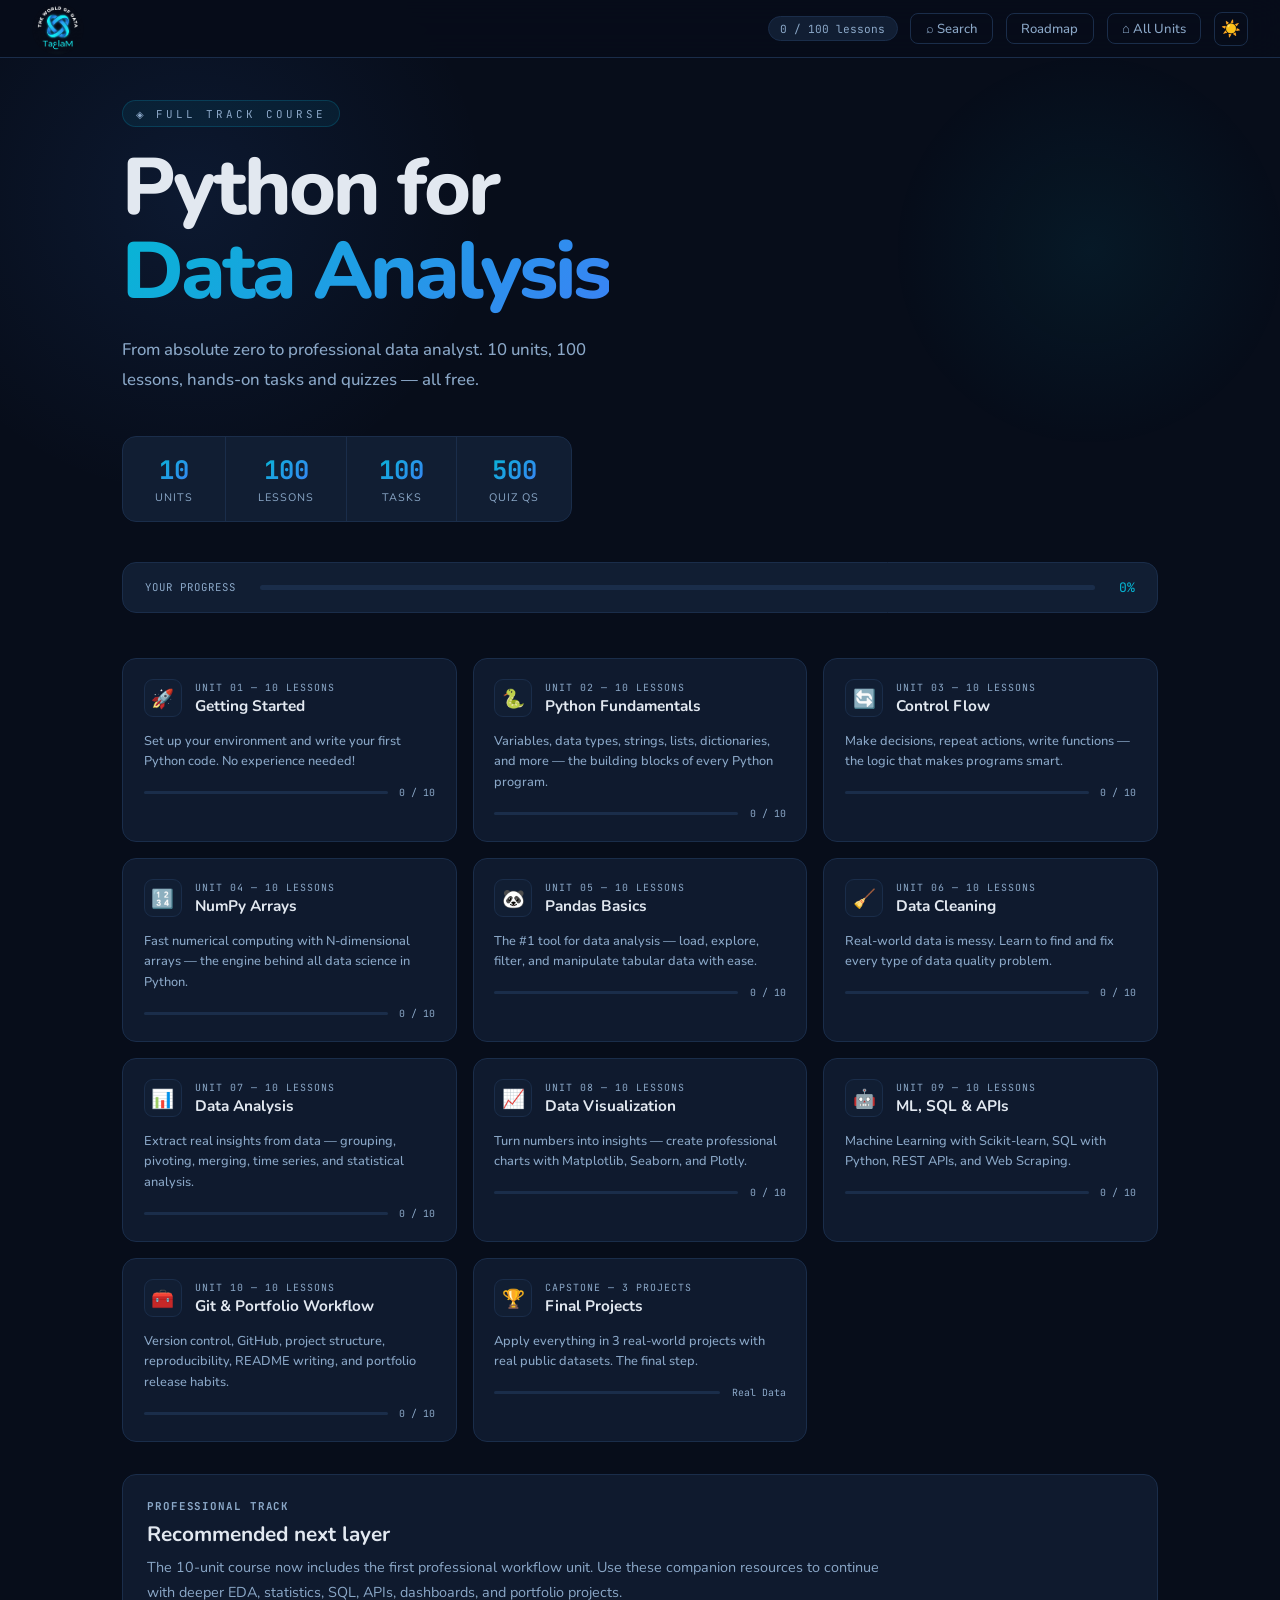
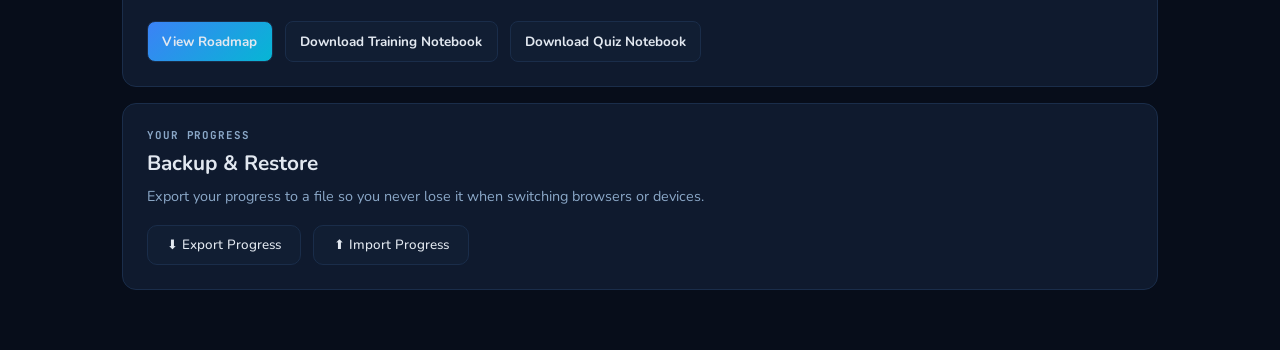
<file: index.html>
<!DOCTYPE html>
<html lang="en">
<head>
<meta charset="UTF-8"/>
<meta name="viewport" content="width=device-width, initial-scale=1.0"/>
<title>PyTrack — Python for Data Analysis</title>
<link rel="stylesheet" href="css/style.css?v=20260514"/>
  <link rel="icon" type="image/png" href="New Logo last.png">
</head>
<body>

<nav>
  <a class="nav-logo" href="index.html"><img src="New Logo last.png" alt="Ta3laM" class="nav-logo-img"></a>
  <div class="nav-right">
    <div class="progress-badge" id="nav-progress">0 / 100 lessons</div>
    <a class="btn-outline" href="search.html">⌕ Search</a>
    <a class="btn-outline" href="roadmap.html">Roadmap</a>
    <a class="btn-outline" href="index.html">⌂ All Units</a>
    <button id="theme-toggle" class="btn-theme-toggle" onclick="toggleTheme()" title="Toggle theme">☀️</button>
  </div>
</nav>

<div class="hero">
  <div class="hero-tag">Full Track Course</div>
  <h1 class="hero-title">Python for<br/><em>Data Analysis</em></h1>
  <p class="hero-sub">From absolute zero to professional data analyst. 10 units, 100 lessons, hands-on tasks and quizzes — all free.</p>

  <div class="hero-stats">
    <div class="stat"><span class="stat-num">10</span><span class="stat-lbl">Units</span></div>
    <div class="stat"><span class="stat-num">100</span><span class="stat-lbl">Lessons</span></div>
    <div class="stat"><span class="stat-num">100</span><span class="stat-lbl">Tasks</span></div>
    <div class="stat"><span class="stat-num">500</span><span class="stat-lbl">Quiz Qs</span></div>
  </div>

  <div class="overall-progress">
    <span class="op-label">Your Progress</span>
    <div class="op-bar"><div class="op-fill" id="op-fill" style="width:0%"></div></div>
    <span class="op-pct" id="op-pct">0%</span>
  </div>

  <div class="units-grid"><a class="unit-card" id="card-1" href="units/unit-1.html">
  <div class="unit-top">
    <div class="unit-icon-wrap">🚀</div>
    <div class="unit-meta">
      <div class="unit-num">UNIT 01 — 10 LESSONS</div>
      <div class="unit-title">Getting Started</div>
    </div>
  </div>
  <div class="unit-desc">Set up your environment and write your first Python code. No experience needed!</div>
  <div class="unit-prog-row">
    <div class="unit-prog-bar">
      <div class="unit-prog-fill" id="prog-1" style="width:0%"></div>
    </div>
    <span class="unit-prog-label" id="plabel-1">0 / 10</span>
  </div>
</a>
<a class="unit-card" id="card-2" href="units/unit-2.html">
  <div class="unit-top">
    <div class="unit-icon-wrap">🐍</div>
    <div class="unit-meta">
      <div class="unit-num">UNIT 02 — 10 LESSONS</div>
      <div class="unit-title">Python Fundamentals</div>
    </div>
  </div>
  <div class="unit-desc">Variables, data types, strings, lists, dictionaries, and more — the building blocks of every Python program.</div>
  <div class="unit-prog-row">
    <div class="unit-prog-bar">
      <div class="unit-prog-fill" id="prog-2" style="width:0%"></div>
    </div>
    <span class="unit-prog-label" id="plabel-2">0 / 10</span>
  </div>
</a>
<a class="unit-card" id="card-3" href="units/unit-3.html">
  <div class="unit-top">
    <div class="unit-icon-wrap">🔄</div>
    <div class="unit-meta">
      <div class="unit-num">UNIT 03 — 10 LESSONS</div>
      <div class="unit-title">Control Flow</div>
    </div>
  </div>
  <div class="unit-desc">Make decisions, repeat actions, write functions — the logic that makes programs smart.</div>
  <div class="unit-prog-row">
    <div class="unit-prog-bar">
      <div class="unit-prog-fill" id="prog-3" style="width:0%"></div>
    </div>
    <span class="unit-prog-label" id="plabel-3">0 / 10</span>
  </div>
</a>
<a class="unit-card" id="card-4" href="units/unit-4.html">
  <div class="unit-top">
    <div class="unit-icon-wrap">🔢</div>
    <div class="unit-meta">
      <div class="unit-num">UNIT 04 — 10 LESSONS</div>
      <div class="unit-title">NumPy Arrays</div>
    </div>
  </div>
  <div class="unit-desc">Fast numerical computing with N-dimensional arrays — the engine behind all data science in Python.</div>
  <div class="unit-prog-row">
    <div class="unit-prog-bar">
      <div class="unit-prog-fill" id="prog-4" style="width:0%"></div>
    </div>
    <span class="unit-prog-label" id="plabel-4">0 / 10</span>
  </div>
</a>
<a class="unit-card" id="card-5" href="units/unit-5.html">
  <div class="unit-top">
    <div class="unit-icon-wrap">🐼</div>
    <div class="unit-meta">
      <div class="unit-num">UNIT 05 — 10 LESSONS</div>
      <div class="unit-title">Pandas Basics</div>
    </div>
  </div>
  <div class="unit-desc">The #1 tool for data analysis — load, explore, filter, and manipulate tabular data with ease.</div>
  <div class="unit-prog-row">
    <div class="unit-prog-bar">
      <div class="unit-prog-fill" id="prog-5" style="width:0%"></div>
    </div>
    <span class="unit-prog-label" id="plabel-5">0 / 10</span>
  </div>
</a>
<a class="unit-card" id="card-6" href="units/unit-6.html">
  <div class="unit-top">
    <div class="unit-icon-wrap">🧹</div>
    <div class="unit-meta">
      <div class="unit-num">UNIT 06 — 10 LESSONS</div>
      <div class="unit-title">Data Cleaning</div>
    </div>
  </div>
  <div class="unit-desc">Real-world data is messy. Learn to find and fix every type of data quality problem.</div>
  <div class="unit-prog-row">
    <div class="unit-prog-bar">
      <div class="unit-prog-fill" id="prog-6" style="width:0%"></div>
    </div>
    <span class="unit-prog-label" id="plabel-6">0 / 10</span>
  </div>
</a>
<a class="unit-card" id="card-7" href="units/unit-7.html">
  <div class="unit-top">
    <div class="unit-icon-wrap">📊</div>
    <div class="unit-meta">
      <div class="unit-num">UNIT 07 — 10 LESSONS</div>
      <div class="unit-title">Data Analysis</div>
    </div>
  </div>
  <div class="unit-desc">Extract real insights from data — grouping, pivoting, merging, time series, and statistical analysis.</div>
  <div class="unit-prog-row">
    <div class="unit-prog-bar">
      <div class="unit-prog-fill" id="prog-7" style="width:0%"></div>
    </div>
    <span class="unit-prog-label" id="plabel-7">0 / 10</span>
  </div>
</a>
<a class="unit-card" id="card-8" href="units/unit-8.html">
  <div class="unit-top">
    <div class="unit-icon-wrap">📈</div>
    <div class="unit-meta">
      <div class="unit-num">UNIT 08 — 10 LESSONS</div>
      <div class="unit-title">Data Visualization</div>
    </div>
  </div>
  <div class="unit-desc">Turn numbers into insights — create professional charts with Matplotlib, Seaborn, and Plotly.</div>
  <div class="unit-prog-row">
    <div class="unit-prog-bar">
      <div class="unit-prog-fill" id="prog-8" style="width:0%"></div>
    </div>
    <span class="unit-prog-label" id="plabel-8">0 / 10</span>
  </div>
</a>
<a class="unit-card" id="card-9" href="units/unit-9.html">
  <div class="unit-top">
    <div class="unit-icon-wrap">🤖</div>
    <div class="unit-meta">
      <div class="unit-num">UNIT 09 — 10 LESSONS</div>
      <div class="unit-title">ML, SQL & APIs</div>
    </div>
  </div>
  <div class="unit-desc">Machine Learning with Scikit-learn, SQL with Python, REST APIs, and Web Scraping.</div>
  <div class="unit-prog-row">
    <div class="unit-prog-bar">
      <div class="unit-prog-fill" id="prog-9" style="width:0%"></div>
    </div>
    <span class="unit-prog-label" id="plabel-9">0 / 10</span>
  </div>
</a>
<a class="unit-card" id="card-10" href="units/unit-10.html">
  <div class="unit-top">
    <div class="unit-icon-wrap">🧰</div>
    <div class="unit-meta">
      <div class="unit-num">UNIT 10 — 10 LESSONS</div>
      <div class="unit-title">Git & Portfolio Workflow</div>
    </div>
  </div>
  <div class="unit-desc">Version control, GitHub, project structure, reproducibility, README writing, and portfolio release habits.</div>
  <div class="unit-prog-row">
    <div class="unit-prog-bar">
      <div class="unit-prog-fill" id="prog-10" style="width:0%"></div>
    </div>
    <span class="unit-prog-label" id="plabel-10">0 / 10</span>
  </div>
</a>
<a class="unit-card capstone-card" id="card-cap" href="capstone.html">
  <div class="unit-top">
    <div class="unit-icon-wrap">🏆</div>
    <div class="unit-meta">
      <div class="unit-num">CAPSTONE — 3 PROJECTS</div>
      <div class="unit-title">Final Projects</div>
    </div>
  </div>
  <div class="unit-desc">Apply everything in 3 real-world projects with real public datasets. The final step.</div>
  <div class="unit-prog-row">
    <div class="unit-prog-bar capstone-progress">
      <div class="unit-prog-fill capstone-progress-fill" style="width:0%"></div>
    </div>
    <span class="unit-prog-label capstone-progress-label">Real Data</span>
  </div>
</a>
</div>

  <section class="pro-section" aria-labelledby="pro-heading">
    <div class="section-kicker">Professional Track</div>
    <h2 id="pro-heading">Recommended next layer</h2>
    <p>The 10-unit course now includes the first professional workflow unit. Use these companion resources to continue with deeper EDA, statistics, SQL, APIs, dashboards, and portfolio projects.</p>
    <div class="pro-actions">
      <a class="btn-quiz" href="roadmap.html">View Roadmap</a>
      <a class="btn-nav" href="notebooks/training_notebook.zip" download="training_notebook.zip">Download Training Notebook</a>
      <a class="btn-nav" href="notebooks/quiz_notebook.zip" download="quiz_notebook.zip">Download Quiz Notebook</a>
    </div>
  </section>

  <section class="pro-section" style="margin-top:1rem" aria-labelledby="progress-heading">
    <div class="section-kicker">Your Progress</div>
    <h2 id="progress-heading">Backup & Restore</h2>
    <p>Export your progress to a file so you never lose it when switching browsers or devices.</p>
    <div class="pro-actions">
      <button class="btn-nav" onclick="exportProgress()">⬇ Export Progress</button>
      <label class="btn-nav" style="cursor:pointer">⬆ Import Progress<input type="file" accept=".json" style="display:none" onchange="importProgress(event)"></label>
    </div>
  </section>
</div>

<script src="js/app.js?v=20260514"></script>
<script>
(function updateHome() {
  const LESSONS_PER_UNIT = {"1": 10, "2": 10, "3": 10, "4": 10, "5": 10, "6": 10, "7": 10, "8": 10, "9": 10, "10": 10};
  const TOTAL = 100;
  let grand_total = 0;

  Object.entries(LESSONS_PER_UNIT).forEach(([uid, n_lessons]) => {
    uid = parseInt(uid);
    const done  = unitDoneCount(uid);
    const pct   = Math.round(done / n_lessons * 100);
    grand_total += done;

    const bar   = document.getElementById("prog-"   + uid);
    const label = document.getElementById("plabel-" + uid);
    const card  = document.getElementById("card-"   + uid);
    if (bar)   bar.style.width    = pct + "%";
    if (label) label.textContent  = done + " / " + n_lessons;
    if (done === n_lessons && card) {
      card.classList.add("done");
      if (!card.querySelector(".unit-done-badge")) {
        const b = document.createElement("div");
        b.className = "unit-done-badge"; b.textContent = "✓";
        card.querySelector(".unit-top").appendChild(b);
      }
    }
  });

  const pct = Math.round(grand_total / TOTAL * 100);
  document.getElementById("op-fill").style.width = pct + "%";
  document.getElementById("op-pct").textContent  = pct + "%";
  updateNavBadge();
})();
</script>
</body>
</html>
</file>
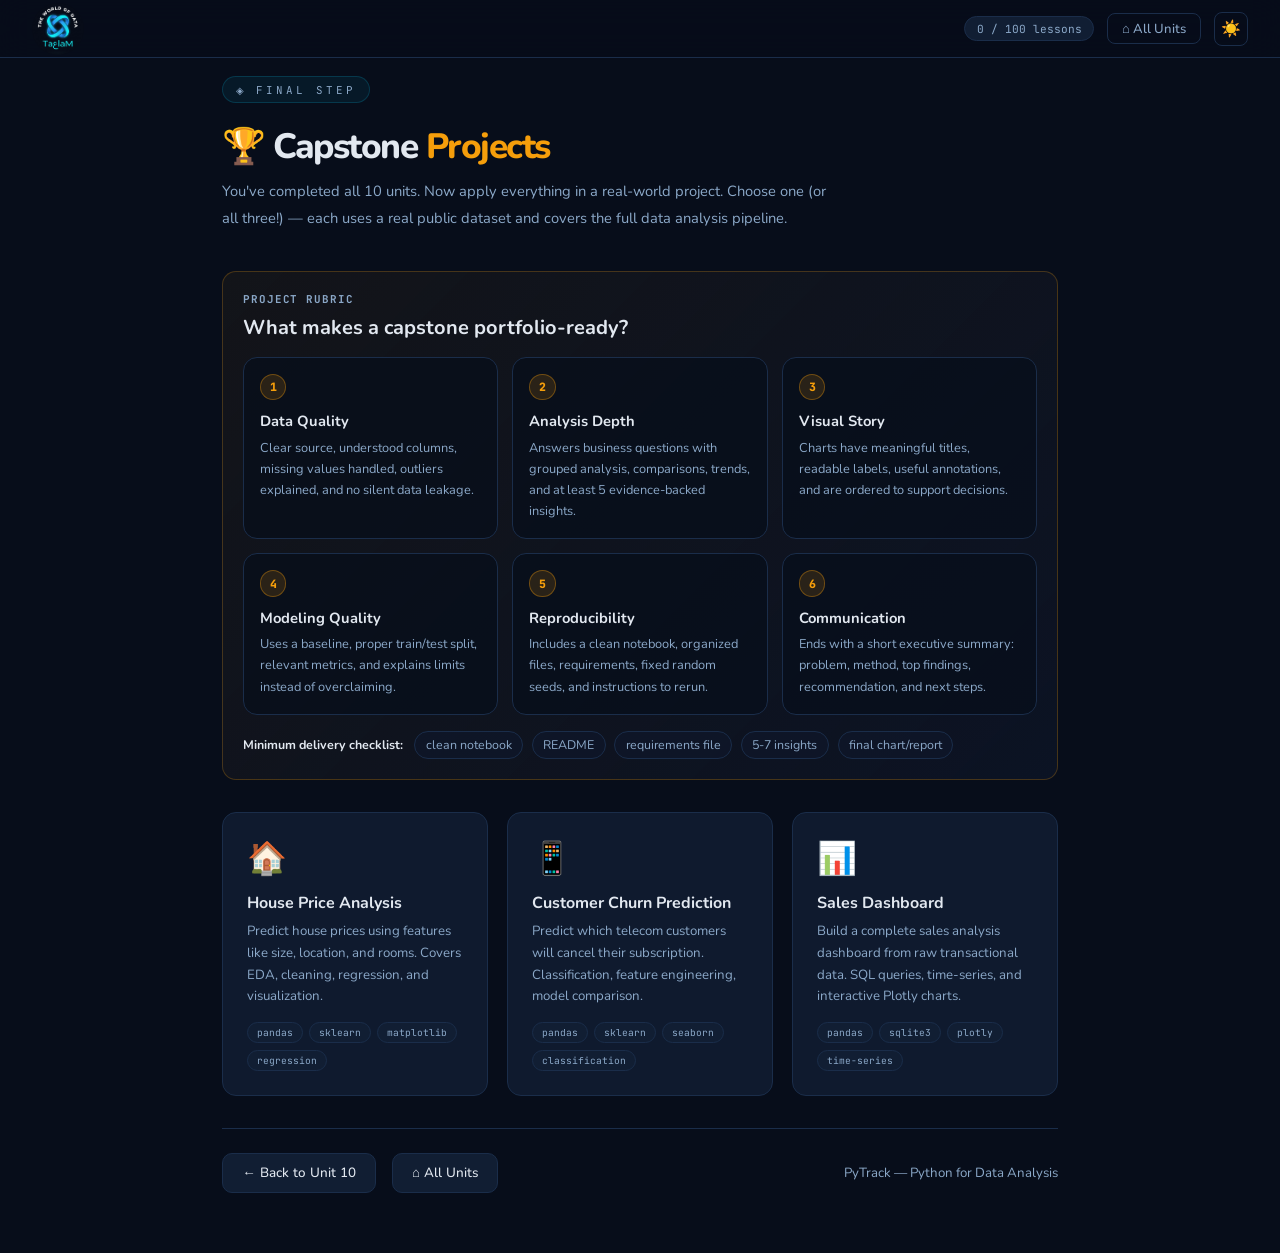
<file: capstone.html>
<!DOCTYPE html>
<html lang="en">
<head>
<meta charset="UTF-8"/>
<meta name="viewport" content="width=device-width, initial-scale=1.0"/>
<title>Capstone Projects | PyTrack</title>
<link rel="stylesheet" href="css/style.css?v=20260514"/>
  <link rel="icon" type="image/png" href="New Logo last.png">
</head>
<body>
<nav>
  <a class="nav-logo" href="index.html"><img src="New Logo last.png" alt="Ta3laM" class="nav-logo-img"></a>
  <div class="nav-right">
    <div class="progress-badge" id="nav-progress">🏆 Capstone</div>
    <a class="btn-outline" href="index.html">⌂ All Units</a>
    <button id="theme-toggle" class="btn-theme-toggle" onclick="toggleTheme()" title="Toggle theme">☀️</button>
  </div>
</nav>

<div class="capstone-page">
  <div class="capstone-hero">
    <div class="hero-tag">Final Step</div>
    <h1>🏆 Capstone <em>Projects</em></h1>
    <p>You've completed all 10 units. Now apply everything in a real-world project. Choose one (or all three!) — each uses a real public dataset and covers the full data analysis pipeline.</p>
  </div>

  <section class="capstone-rubric" aria-labelledby="rubric-heading">
    <div class="section-kicker">Project Rubric</div>
    <h2 id="rubric-heading">What makes a capstone portfolio-ready?</h2>
    <div class="rubric-grid">
      <article class="rubric-card">
        <span class="rubric-score">1</span>
        <h3>Data Quality</h3>
        <p>Clear source, understood columns, missing values handled, outliers explained, and no silent data leakage.</p>
      </article>
      <article class="rubric-card">
        <span class="rubric-score">2</span>
        <h3>Analysis Depth</h3>
        <p>Answers business questions with grouped analysis, comparisons, trends, and at least 5 evidence-backed insights.</p>
      </article>
      <article class="rubric-card">
        <span class="rubric-score">3</span>
        <h3>Visual Story</h3>
        <p>Charts have meaningful titles, readable labels, useful annotations, and are ordered to support decisions.</p>
      </article>
      <article class="rubric-card">
        <span class="rubric-score">4</span>
        <h3>Modeling Quality</h3>
        <p>Uses a baseline, proper train/test split, relevant metrics, and explains limits instead of overclaiming.</p>
      </article>
      <article class="rubric-card">
        <span class="rubric-score">5</span>
        <h3>Reproducibility</h3>
        <p>Includes a clean notebook, organized files, requirements, fixed random seeds, and instructions to rerun.</p>
      </article>
      <article class="rubric-card">
        <span class="rubric-score">6</span>
        <h3>Communication</h3>
        <p>Ends with a short executive summary: problem, method, top findings, recommendation, and next steps.</p>
      </article>
    </div>
    <div class="rubric-checklist">
      <strong>Minimum delivery checklist:</strong>
      <span>clean notebook</span>
      <span>README</span>
      <span>requirements file</span>
      <span>5-7 insights</span>
      <span>final chart/report</span>
    </div>
  </section>

  <div class="project-grid">
    <button class="project-card" type="button" id="card-1" onclick="showProject(1)" aria-expanded="false" aria-controls="detail-1">
      <div class="project-icon">🏠</div>
      <div class="project-title">House Price Analysis</div>
      <div class="project-desc">Predict house prices using features like size, location, and rooms. Covers EDA, cleaning, regression, and visualization.</div>
      <div class="project-tags">
        <span class="project-tag">pandas</span>
        <span class="project-tag">sklearn</span>
        <span class="project-tag">matplotlib</span>
        <span class="project-tag">regression</span>
      </div>
    </button>
    <button class="project-card" type="button" id="card-2" onclick="showProject(2)" aria-expanded="false" aria-controls="detail-2">
      <div class="project-icon">📱</div>
      <div class="project-title">Customer Churn Prediction</div>
      <div class="project-desc">Predict which telecom customers will cancel their subscription. Classification, feature engineering, model comparison.</div>
      <div class="project-tags">
        <span class="project-tag">pandas</span>
        <span class="project-tag">sklearn</span>
        <span class="project-tag">seaborn</span>
        <span class="project-tag">classification</span>
      </div>
    </button>
    <button class="project-card" type="button" id="card-3" onclick="showProject(3)" aria-expanded="false" aria-controls="detail-3">
      <div class="project-icon">📊</div>
      <div class="project-title">Sales Dashboard</div>
      <div class="project-desc">Build a complete sales analysis dashboard from raw transactional data. SQL queries, time-series, and interactive Plotly charts.</div>
      <div class="project-tags">
        <span class="project-tag">pandas</span>
        <span class="project-tag">sqlite3</span>
        <span class="project-tag">plotly</span>
        <span class="project-tag">time-series</span>
      </div>
    </button>
  </div>

  <!-- Project Detail: House Prices -->
  <div class="project-detail" id="detail-1">
    <h3>🏠 Project 1 — House Price Analysis</h3>
    <p style="color:var(--muted);font-size:.88rem;margin-bottom:1.2rem">Estimated time: 4-6 hours | Difficulty: ⭐⭐⭐</p>
    <ol class="project-steps">
      <li><strong>Load & Explore</strong> — Load the dataset, check dtypes, missing values, and basic stats. Answer: what's the average price? Which city has the most listings?</li>
      <li><strong>Visualize</strong> — Plot price distribution (histogram), price vs size (scatter), average price by city (bar chart). Use seaborn for a correlation heatmap.</li>
      <li><strong>Clean</strong> — Handle missing values, remove outliers (prices > 3× IQR), encode categorical columns (city, type).</li>
      <li><strong>Feature Engineering</strong> — Create: price_per_sqm, is_new (year > 2018), district_avg_price.</li>
      <li><strong>Model</strong> — Train LinearRegression and RandomForestRegressor. Compare RMSE and R² on the test set.</li>
      <li><strong>Report</strong> — Write a 1-page summary: key findings, best model, what features matter most.</li>
    </ol>
    <h3 style="margin-top:1.5rem;font-size:.95rem;color:var(--accent2)">📦 Suggested Datasets</h3>
    <table class="dataset-table">
      <thead><tr><th>Dataset</th><th>Source</th><th>Size</th></tr></thead>
      <tbody>
        <tr><td>House Prices — Advanced Regression</td><td><a class="dataset-link" href="https://www.kaggle.com/c/house-prices-advanced-regression-techniques/data" target="_blank" rel="noopener noreferrer">kaggle.com →</a></td><td>1,460 rows</td></tr>
        <tr><td>Ames Housing Dataset</td><td><a class="dataset-link" href="https://www.openml.org/d/42165" target="_blank" rel="noopener noreferrer">openml.org →</a></td><td>2,919 rows</td></tr>
        <tr><td>Cairo Real Estate (scrape)</td><td><a class="dataset-link" href="https://aqarmap.com.eg" target="_blank" rel="noopener noreferrer">aqarmap.com.eg →</a></td><td>Live data</td></tr>
      </tbody>
    </table>
    <div class="code-block" style="margin-top:1rem"><div class="code-header"><span>python — starter code</span><button class="copy-btn" onclick="copyCode(this)">copy</button></div><div class="code-body">import pandas as pd
import matplotlib.pyplot as plt
import seaborn as sns
from sklearn.model_selection import train_test_split
from sklearn.ensemble import RandomForestRegressor
from sklearn.metrics import r2_score, mean_squared_error
import numpy as np

# 1. Load data (replace with your CSV path)
df = pd.read_csv('house_prices.csv')
print(df.shape, df.dtypes)
print(df.describe())

# 2. Quick EDA
print("\nMissing values:\n", df.isnull().sum()[df.isnull().sum() > 0])
print("\nSample:\n", df.head())

# 3. Visualize price distribution
plt.figure(figsize=(10, 4))
plt.subplot(1, 2, 1)
df['SalePrice'].hist(bins=50, color='steelblue', edgecolor='black')
plt.title('Price Distribution')
plt.subplot(1, 2, 2)
sns.scatterplot(data=df, x='GrLivArea', y='SalePrice', alpha=0.5)
plt.title('Size vs Price')
plt.tight_layout()
plt.savefig('eda.png', dpi=150)
plt.show()

# 4. Simple model (extend this!)
features = ['GrLivArea', 'BedroomAbvGr', 'FullBath', 'YearBuilt']
df_clean = df[features + ['SalePrice']].dropna()
X = df_clean[features]
y = df_clean['SalePrice']

X_tr, X_te, y_tr, y_te = train_test_split(X, y, test_size=0.2, random_state=42)
model = RandomForestRegressor(100, random_state=42)
model.fit(X_tr, y_tr)
print(f"\nR²: {r2_score(y_te, model.predict(X_te)):.3f}")
print(f"RMSE: ${mean_squared_error(y_te, model.predict(X_te))**0.5:,.0f}")</div></div>
  </div>

  <!-- Project Detail: Churn -->
  <div class="project-detail" id="detail-2">
    <h3>📱 Project 2 — Customer Churn Prediction</h3>
    <p style="color:var(--muted);font-size:.88rem;margin-bottom:1.2rem">Estimated time: 5-7 hours | Difficulty: ⭐⭐⭐⭐</p>
    <ol class="project-steps">
      <li><strong>Load & Explore</strong> — Load the Telco churn dataset. What % of customers churned? Which features correlate most with churn?</li>
      <li><strong>Clean & Encode</strong> — Convert TotalCharges to numeric, encode Yes/No columns as 0/1, one-hot encode multi-class columns.</li>
      <li><strong>Visualize</strong> — Churn rate by contract type, monthly charges for churned vs retained (boxplot), correlation heatmap.</li>
      <li><strong>Feature Engineering</strong> — Create: charges_per_month_ratio, has_multiple_services (sum of add-ons).</li>
      <li><strong>Model & Compare</strong> — Train LogisticRegression, RandomForest, and GradientBoostingClassifier. Compare F1 score and ROC-AUC.</li>
      <li><strong>Business Insight</strong> — Which customers are most at risk? What would you recommend to the business to reduce churn?</li>
    </ol>
    <h3 style="margin-top:1.5rem;font-size:.95rem;color:var(--accent2)">📦 Dataset</h3>
    <table class="dataset-table">
      <thead><tr><th>Dataset</th><th>Source</th><th>Size</th></tr></thead>
      <tbody>
        <tr><td>Telco Customer Churn</td><td><a class="dataset-link" href="https://www.kaggle.com/datasets/blastchar/telco-customer-churn" target="_blank" rel="noopener noreferrer">kaggle.com →</a></td><td>7,043 rows</td></tr>
        <tr><td>IBM Churn Dataset</td><td><a class="dataset-link" href="https://www.ibm.com/communities/analytics/watson-analytics-blog/guide-to-sample-datasets/" target="_blank" rel="noopener noreferrer">ibm.com →</a></td><td>3,000 rows</td></tr>
      </tbody>
    </table>
    <div class="code-block" style="margin-top:1rem"><div class="code-header"><span>python — starter code</span><button class="copy-btn" onclick="copyCode(this)">copy</button></div><div class="code-body">import pandas as pd
import seaborn as sns
import matplotlib.pyplot as plt
from sklearn.ensemble import RandomForestClassifier, GradientBoostingClassifier
from sklearn.linear_model import LogisticRegression
from sklearn.model_selection import train_test_split, cross_val_score
from sklearn.preprocessing import StandardScaler, LabelEncoder
from sklearn.metrics import classification_report, roc_auc_score

# Load
df = pd.read_csv('WA_Fn-UseC_-Telco-Customer-Churn.csv')
df['TotalCharges'] = pd.to_numeric(df['TotalCharges'], errors='coerce')
df.dropna(inplace=True)
df['Churn'] = (df['Churn'] == 'Yes').astype(int)

print(f"Churn rate: {df['Churn'].mean():.1%}")

# Encode binary columns
binary_cols = ['Partner','Dependents','PhoneService','PaperlessBilling']
for col in binary_cols:
    df[col] = (df[col] == 'Yes').astype(int)

# One-hot encode
df = pd.get_dummies(df, columns=['InternetService','Contract','PaymentMethod'])

# Features
drop_cols = ['customerID','Churn']
X = df.drop(columns=drop_cols)
y = df['Churn']

X_tr, X_te, y_tr, y_te = train_test_split(X, y, test_size=0.2, random_state=42, stratify=y)
sc = StandardScaler()
X_tr = sc.fit_transform(X_tr); X_te = sc.transform(X_te)

# Compare models
for name, m in [
    ('Logistic',    LogisticRegression(max_iter=1000)),
    ('RandomForest',RandomForestClassifier(100, random_state=42)),
    ('GradBoost',   GradientBoostingClassifier(100, random_state=42))
]:
    m.fit(X_tr, y_tr)
    pred = m.predict(X_te)
    auc = roc_auc_score(y_te, m.predict_proba(X_te)[:,1])
    print(f"{name:15} | F1: {classification_report(y_te,pred,output_dict=True)['1']['f1-score']:.3f} | AUC: {auc:.3f}")</div></div>
  </div>

  <!-- Project Detail: Sales Dashboard -->
  <div class="project-detail" id="detail-3">
    <h3>📊 Project 3 — Sales Dashboard</h3>
    <p style="color:var(--muted);font-size:.88rem;margin-bottom:1.2rem">Estimated time: 6-8 hours | Difficulty: ⭐⭐⭐⭐⭐</p>
    <ol class="project-steps">
      <li><strong>Load into SQLite</strong> — Load the Superstore dataset into an SQLite database. Create tables: orders, products, customers.</li>
      <li><strong>SQL Analysis</strong> — Write SQL queries: monthly revenue, top 10 products, revenue by region, average order value by customer segment.</li>
      <li><strong>Time Series</strong> — Plot monthly revenue trend with 3-month rolling average. Find seasonality patterns.</li>
      <li><strong>Plotly Dashboard</strong> — Build 4 interactive charts: revenue trend, top products bar, region pie chart, profit scatter.</li>
      <li><strong>Export HTML</strong> — Use plotly.io.write_html() to export the dashboard as a standalone HTML file.</li>
      <li><strong>Insights Report</strong> — Write 5 key business insights with supporting charts.</li>
    </ol>
    <h3 style="margin-top:1.5rem;font-size:.95rem;color:var(--accent2)">📦 Dataset</h3>
    <table class="dataset-table">
      <thead><tr><th>Dataset</th><th>Source</th><th>Size</th></tr></thead>
      <tbody>
        <tr><td>Superstore Sales</td><td><a class="dataset-link" href="https://www.kaggle.com/datasets/vivek468/superstore-dataset-final" target="_blank" rel="noopener noreferrer">kaggle.com →</a></td><td>9,994 rows</td></tr>
        <tr><td>Brazilian E-Commerce (Olist)</td><td><a class="dataset-link" href="https://www.kaggle.com/datasets/olistbr/brazilian-ecommerce" target="_blank" rel="noopener noreferrer">kaggle.com →</a></td><td>100k+ rows</td></tr>
      </tbody>
    </table>
    <div class="code-block" style="margin-top:1rem"><div class="code-header"><span>python — starter code</span><button class="copy-btn" onclick="copyCode(this)">copy</button></div><div class="code-body">import pandas as pd
import sqlite3
import plotly.express as px
import plotly.graph_objects as go
from plotly.subplots import make_subplots

# 1. Load into SQLite
df = pd.read_csv('superstore.csv', encoding='latin-1')
df['Order Date'] = pd.to_datetime(df['Order Date'])
df['Month'] = df['Order Date'].dt.to_period('M').astype(str)

conn = sqlite3.connect('superstore.db')
df.to_sql('orders', conn, if_exists='replace', index=False)
print("Loaded:", len(df), "orders")

# 2. SQL analysis
monthly = pd.read_sql_query("""
  SELECT Month, SUM(Sales) as revenue, SUM(Profit) as profit,
         COUNT(*) as orders
  FROM orders GROUP BY Month ORDER BY Month
""", conn)
monthly['rolling_3m'] = monthly['revenue'].rolling(3).mean()

top_products = pd.read_sql_query("""
  SELECT "Product Name", SUM(Sales) as total
  FROM orders GROUP BY "Product Name"
  ORDER BY total DESC LIMIT 10
""", conn)

# 3. Interactive dashboard
fig = make_subplots(
    rows=2, cols=2,
    subplot_titles=['Monthly Revenue', 'Top 10 Products', 'Revenue by Region', 'Sales vs Profit'],
    specs=[[{"type":"scatter"},{"type":"bar"}],[{"type":"pie"},{"type":"scatter"}]]
)
fig.add_trace(go.Scatter(x=monthly['Month'], y=monthly['revenue'], name='Revenue', line=dict(color='#3b82f6')), row=1, col=1)
fig.add_trace(go.Scatter(x=monthly['Month'], y=monthly['rolling_3m'], name='3M Avg', line=dict(dash='dash', color='#f59e0b')), row=1, col=1)
fig.add_trace(go.Bar(x=top_products['total'], y=top_products['Product Name'], orientation='h', marker_color='#06b6d4'), row=1, col=2)

region = pd.read_sql_query("SELECT Region, SUM(Sales) as rev FROM orders GROUP BY Region", conn)
fig.add_trace(go.Pie(labels=region['Region'], values=region['rev']), row=2, col=1)
fig.add_trace(go.Scatter(x=df['Sales'], y=df['Profit'], mode='markers', marker=dict(opacity=0.4, color='#10b981')), row=2, col=2)

fig.update_layout(title='📊 Superstore Sales Dashboard', height=700, template='plotly_dark', showlegend=False)
fig.write_html('dashboard.html')
print("Dashboard saved to dashboard.html")
fig.show()</div></div>
  </div>

  <!-- Back to units -->
  <div style="margin-top:2rem;padding-top:1.5rem;border-top:1px solid var(--border);display:flex;gap:1rem;align-items:center">
    <a href="units/unit-10.html" class="btn-nav">← Back to Unit 10</a>
    <a href="index.html" class="btn-nav">⌂ All Units</a>
    <span style="color:var(--muted);font-size:.83rem;margin-left:auto">PyTrack — Python for Data Analysis</span>
  </div>
</div>

<script src="js/app.js?v=20260514"></script>
<script>
function showProject(n) {
  document.querySelectorAll('.project-detail').forEach(d => d.classList.remove('show'));
  document.querySelectorAll('.project-card').forEach(c => {
    c.classList.remove('active');
    c.setAttribute('aria-expanded', 'false');
  });
  const detail = document.getElementById('detail-' + n);
  const card   = document.getElementById('card-' + n);
  detail.classList.add('show');
  card.classList.add('active');
  card.setAttribute('aria-expanded', 'true');
  detail.scrollIntoView({ behavior: 'smooth', block: 'nearest' });
}
function copyCode(btn) {
  const code = btn.closest('.code-block').querySelector('.code-body').textContent;
  navigator.clipboard.writeText(code).then(() => {
    btn.textContent = 'copied!';
    setTimeout(() => btn.textContent = 'copy', 2000);
  });
}
</script>
</body>
</html>
</file>
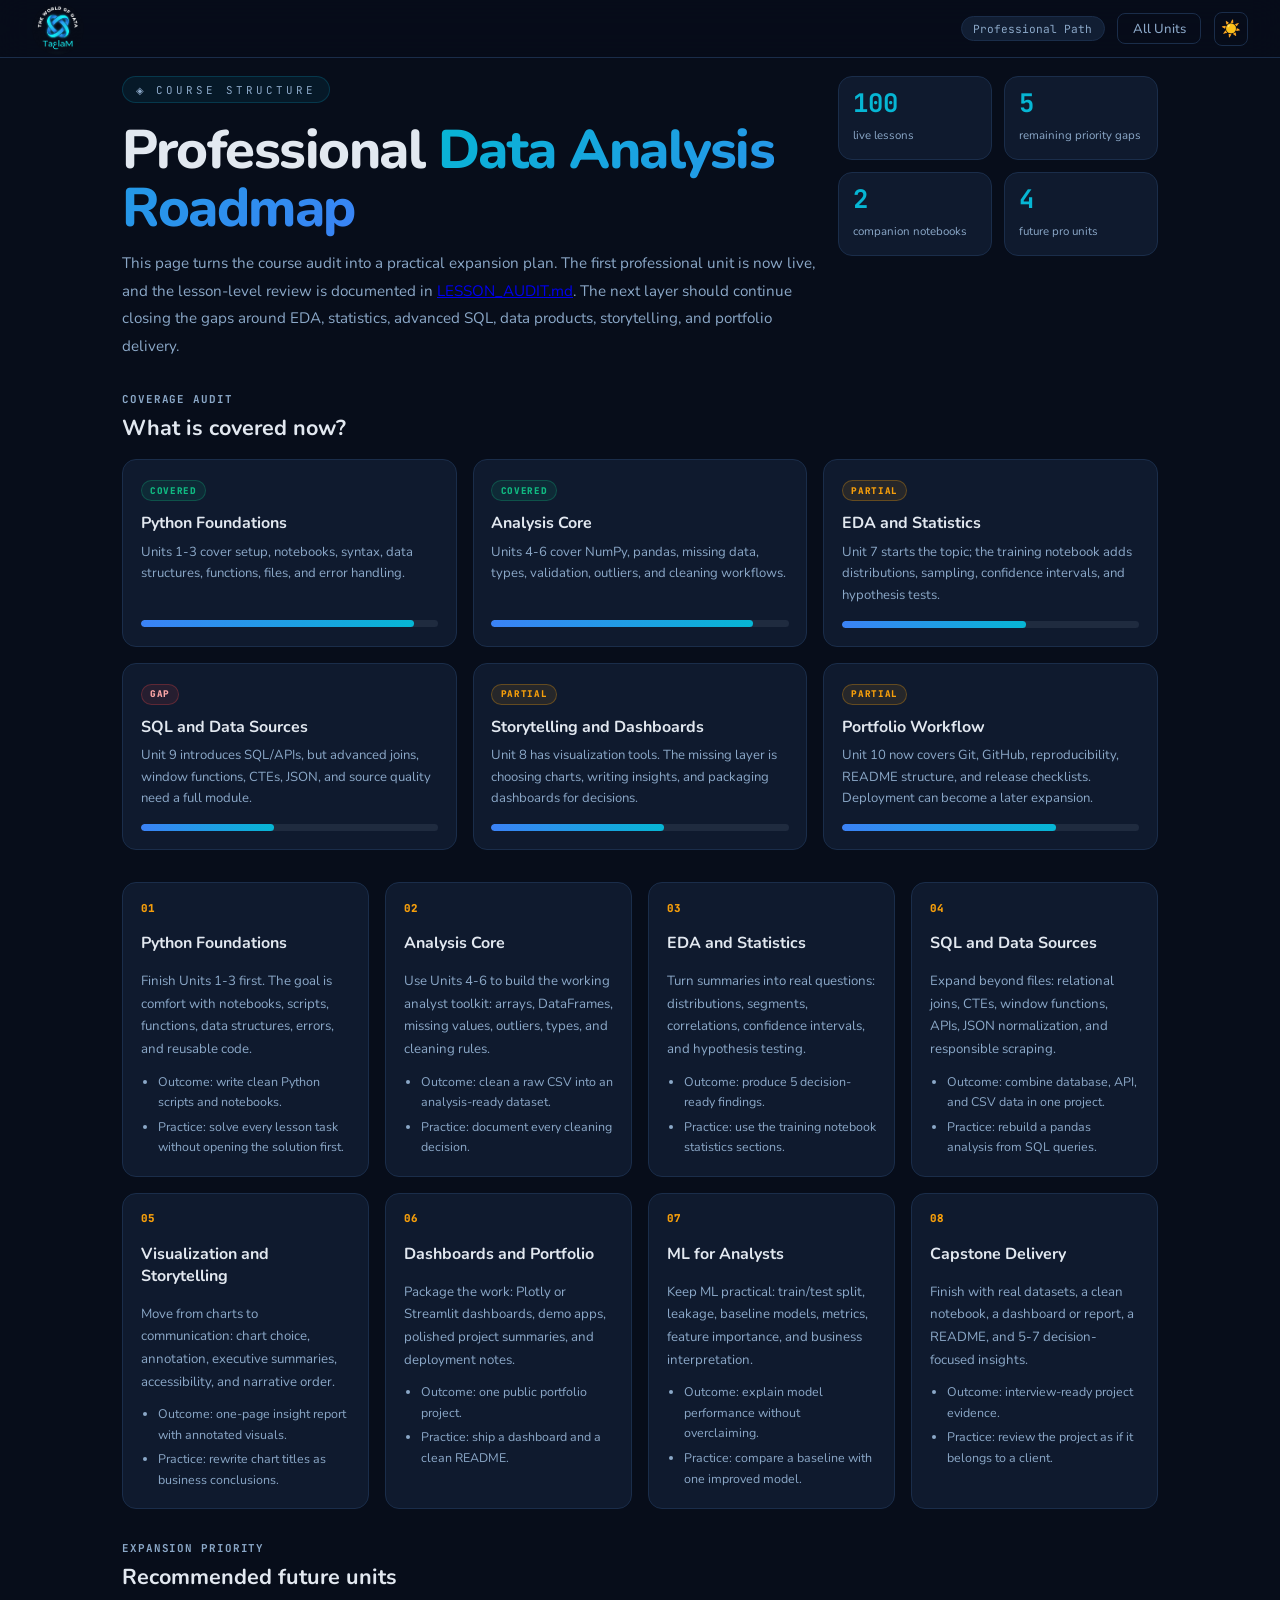
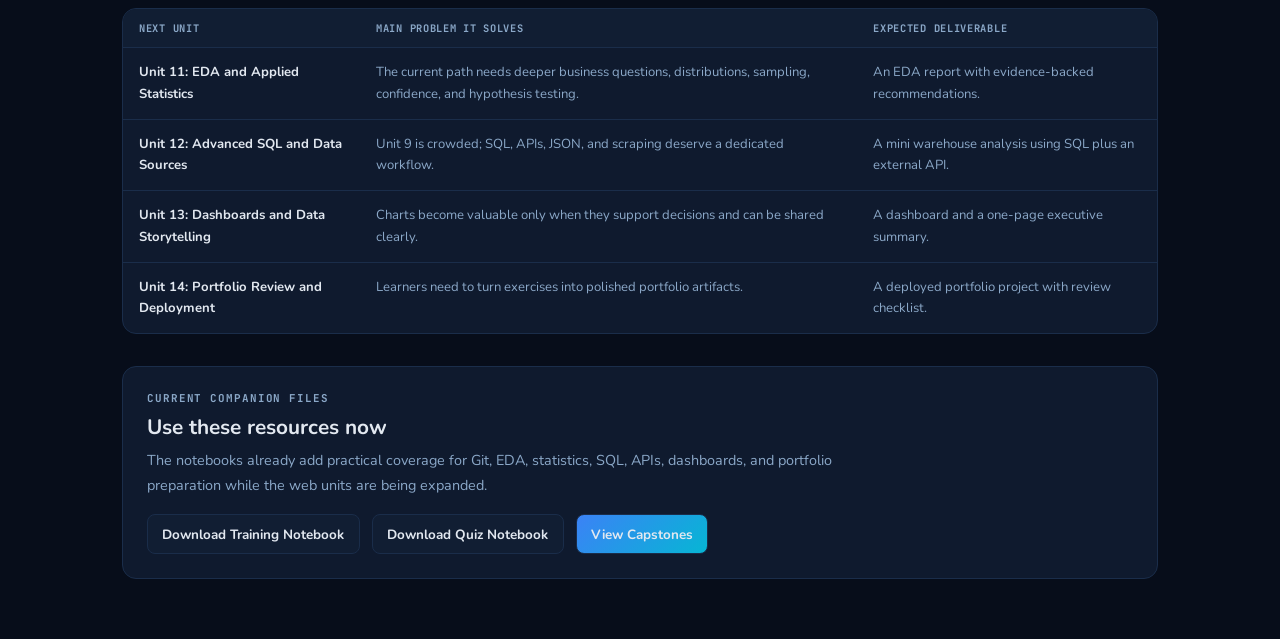
<file: roadmap.html>
<!DOCTYPE html>
<html lang="en">
<head>
<meta charset="UTF-8"/>
<meta name="viewport" content="width=device-width, initial-scale=1.0"/>
<title>Professional Roadmap | PyTrack</title>
<link rel="stylesheet" href="css/style.css?v=20260514"/>
  <link rel="icon" type="image/png" href="New Logo last.png">
</head>
<body>
<nav>
  <a class="nav-logo" href="index.html"><img src="New Logo last.png" alt="Ta3laM" class="nav-logo-img"></a>
  <div class="nav-right">
    <div class="progress-badge">Professional Path</div>
    <a class="btn-outline" href="index.html">All Units</a>
    <button id="theme-toggle" class="btn-theme-toggle" onclick="toggleTheme()" title="Toggle theme">☀️</button>
  </div>
</nav>

<main class="roadmap-page">
  <section class="roadmap-hero">
    <div>
      <div class="hero-tag">Course Structure</div>
      <h1>Professional <em>Data Analysis Roadmap</em></h1>
      <p>This page turns the course audit into a practical expansion plan. The first professional unit is now live, and the lesson-level review is documented in <a href="LESSON_AUDIT.md">LESSON_AUDIT.md</a>. The next layer should continue closing the gaps around EDA, statistics, advanced SQL, data products, storytelling, and portfolio delivery.</p>
    </div>
    <aside class="roadmap-summary" aria-label="Roadmap summary">
      <div><strong>100</strong><span>live lessons</span></div>
      <div><strong>5</strong><span>remaining priority gaps</span></div>
      <div><strong>2</strong><span>companion notebooks</span></div>
      <div><strong>4</strong><span>future pro units</span></div>
    </aside>
  </section>

  <section class="coverage-board" aria-labelledby="coverage-heading">
    <div class="section-kicker">Coverage Audit</div>
    <h2 id="coverage-heading">What is covered now?</h2>
    <div class="coverage-grid">
      <article class="coverage-card">
        <span class="status-chip status-done">covered</span>
        <h3>Python Foundations</h3>
        <p>Units 1-3 cover setup, notebooks, syntax, data structures, functions, files, and error handling.</p>
        <div class="coverage-meter" style="--pct:92%"><span></span></div>
      </article>
      <article class="coverage-card">
        <span class="status-chip status-done">covered</span>
        <h3>Analysis Core</h3>
        <p>Units 4-6 cover NumPy, pandas, missing data, types, validation, outliers, and cleaning workflows.</p>
        <div class="coverage-meter" style="--pct:88%"><span></span></div>
      </article>
      <article class="coverage-card">
        <span class="status-chip status-partial">partial</span>
        <h3>EDA and Statistics</h3>
        <p>Unit 7 starts the topic; the training notebook adds distributions, sampling, confidence intervals, and hypothesis tests.</p>
        <div class="coverage-meter" style="--pct:62%"><span></span></div>
      </article>
      <article class="coverage-card">
        <span class="status-chip status-gap">gap</span>
        <h3>SQL and Data Sources</h3>
        <p>Unit 9 introduces SQL/APIs, but advanced joins, window functions, CTEs, JSON, and source quality need a full module.</p>
        <div class="coverage-meter" style="--pct:45%"><span></span></div>
      </article>
      <article class="coverage-card">
        <span class="status-chip status-partial">partial</span>
        <h3>Storytelling and Dashboards</h3>
        <p>Unit 8 has visualization tools. The missing layer is choosing charts, writing insights, and packaging dashboards for decisions.</p>
        <div class="coverage-meter" style="--pct:58%"><span></span></div>
      </article>
      <article class="coverage-card">
        <span class="status-chip status-partial">partial</span>
        <h3>Portfolio Workflow</h3>
        <p>Unit 10 now covers Git, GitHub, reproducibility, README structure, and release checklists. Deployment can become a later expansion.</p>
        <div class="coverage-meter" style="--pct:72%"><span></span></div>
      </article>
    </div>
  </section>

  <section class="roadmap-grid" aria-label="Recommended learning order">
    <article class="roadmap-card">
      <span class="roadmap-step">01</span>
      <h2>Python Foundations</h2>
      <p>Finish Units 1-3 first. The goal is comfort with notebooks, scripts, functions, data structures, errors, and reusable code.</p>
      <ul>
        <li>Outcome: write clean Python scripts and notebooks.</li>
        <li>Practice: solve every lesson task without opening the solution first.</li>
      </ul>
    </article>
    <article class="roadmap-card">
      <span class="roadmap-step">02</span>
      <h2>Analysis Core</h2>
      <p>Use Units 4-6 to build the working analyst toolkit: arrays, DataFrames, missing values, outliers, types, and cleaning rules.</p>
      <ul>
        <li>Outcome: clean a raw CSV into an analysis-ready dataset.</li>
        <li>Practice: document every cleaning decision.</li>
      </ul>
    </article>
    <article class="roadmap-card">
      <span class="roadmap-step">03</span>
      <h2>EDA and Statistics</h2>
      <p>Turn summaries into real questions: distributions, segments, correlations, confidence intervals, and hypothesis testing.</p>
      <ul>
        <li>Outcome: produce 5 decision-ready findings.</li>
        <li>Practice: use the training notebook statistics sections.</li>
      </ul>
    </article>
    <article class="roadmap-card">
      <span class="roadmap-step">04</span>
      <h2>SQL and Data Sources</h2>
      <p>Expand beyond files: relational joins, CTEs, window functions, APIs, JSON normalization, and responsible scraping.</p>
      <ul>
        <li>Outcome: combine database, API, and CSV data in one project.</li>
        <li>Practice: rebuild a pandas analysis from SQL queries.</li>
      </ul>
    </article>
    <article class="roadmap-card">
      <span class="roadmap-step">05</span>
      <h2>Visualization and Storytelling</h2>
      <p>Move from charts to communication: chart choice, annotation, executive summaries, accessibility, and narrative order.</p>
      <ul>
        <li>Outcome: one-page insight report with annotated visuals.</li>
        <li>Practice: rewrite chart titles as business conclusions.</li>
      </ul>
    </article>
    <article class="roadmap-card">
      <span class="roadmap-step">06</span>
      <h2>Dashboards and Portfolio</h2>
      <p>Package the work: Plotly or Streamlit dashboards, demo apps, polished project summaries, and deployment notes.</p>
      <ul>
        <li>Outcome: one public portfolio project.</li>
        <li>Practice: ship a dashboard and a clean README.</li>
      </ul>
    </article>
    <article class="roadmap-card">
      <span class="roadmap-step">07</span>
      <h2>ML for Analysts</h2>
      <p>Keep ML practical: train/test split, leakage, baseline models, metrics, feature importance, and business interpretation.</p>
      <ul>
        <li>Outcome: explain model performance without overclaiming.</li>
        <li>Practice: compare a baseline with one improved model.</li>
      </ul>
    </article>
    <article class="roadmap-card">
      <span class="roadmap-step">08</span>
      <h2>Capstone Delivery</h2>
      <p>Finish with real datasets, a clean notebook, a dashboard or report, a README, and 5-7 decision-focused insights.</p>
      <ul>
        <li>Outcome: interview-ready project evidence.</li>
        <li>Practice: review the project as if it belongs to a client.</li>
      </ul>
    </article>
  </section>

  <section class="gap-section" aria-labelledby="gap-heading">
    <div class="section-kicker">Expansion Priority</div>
    <h2 id="gap-heading">Recommended future units</h2>
    <div class="track-table-wrap">
      <table class="track-table">
        <thead>
          <tr>
            <th>Next unit</th>
            <th>Main problem it solves</th>
            <th>Expected deliverable</th>
          </tr>
        </thead>
        <tbody>
          <tr>
            <td>Unit 11: EDA and Applied Statistics</td>
            <td>The current path needs deeper business questions, distributions, sampling, confidence, and hypothesis testing.</td>
            <td>An EDA report with evidence-backed recommendations.</td>
          </tr>
          <tr>
            <td>Unit 12: Advanced SQL and Data Sources</td>
            <td>Unit 9 is crowded; SQL, APIs, JSON, and scraping deserve a dedicated workflow.</td>
            <td>A mini warehouse analysis using SQL plus an external API.</td>
          </tr>
          <tr>
            <td>Unit 13: Dashboards and Data Storytelling</td>
            <td>Charts become valuable only when they support decisions and can be shared clearly.</td>
            <td>A dashboard and a one-page executive summary.</td>
          </tr>
          <tr>
            <td>Unit 14: Portfolio Review and Deployment</td>
            <td>Learners need to turn exercises into polished portfolio artifacts.</td>
            <td>A deployed portfolio project with review checklist.</td>
          </tr>
        </tbody>
      </table>
    </div>
  </section>

  <section class="pro-section">
    <div class="section-kicker">Current Companion Files</div>
    <h2>Use these resources now</h2>
    <p>The notebooks already add practical coverage for Git, EDA, statistics, SQL, APIs, dashboards, and portfolio preparation while the web units are being expanded.</p>
    <div class="pro-actions">
      <a class="btn-nav" href="notebooks/training_notebook.zip" download="training_notebook.zip">Download Training Notebook</a>
      <a class="btn-nav" href="notebooks/quiz_notebook.zip" download="quiz_notebook.zip">Download Quiz Notebook</a>
      <a class="btn-quiz" href="capstone.html">View Capstones</a>
    </div>
  </section>
</main>
<script src="js/app.js?v=20260514"></script>
</body>
</html>
</file>
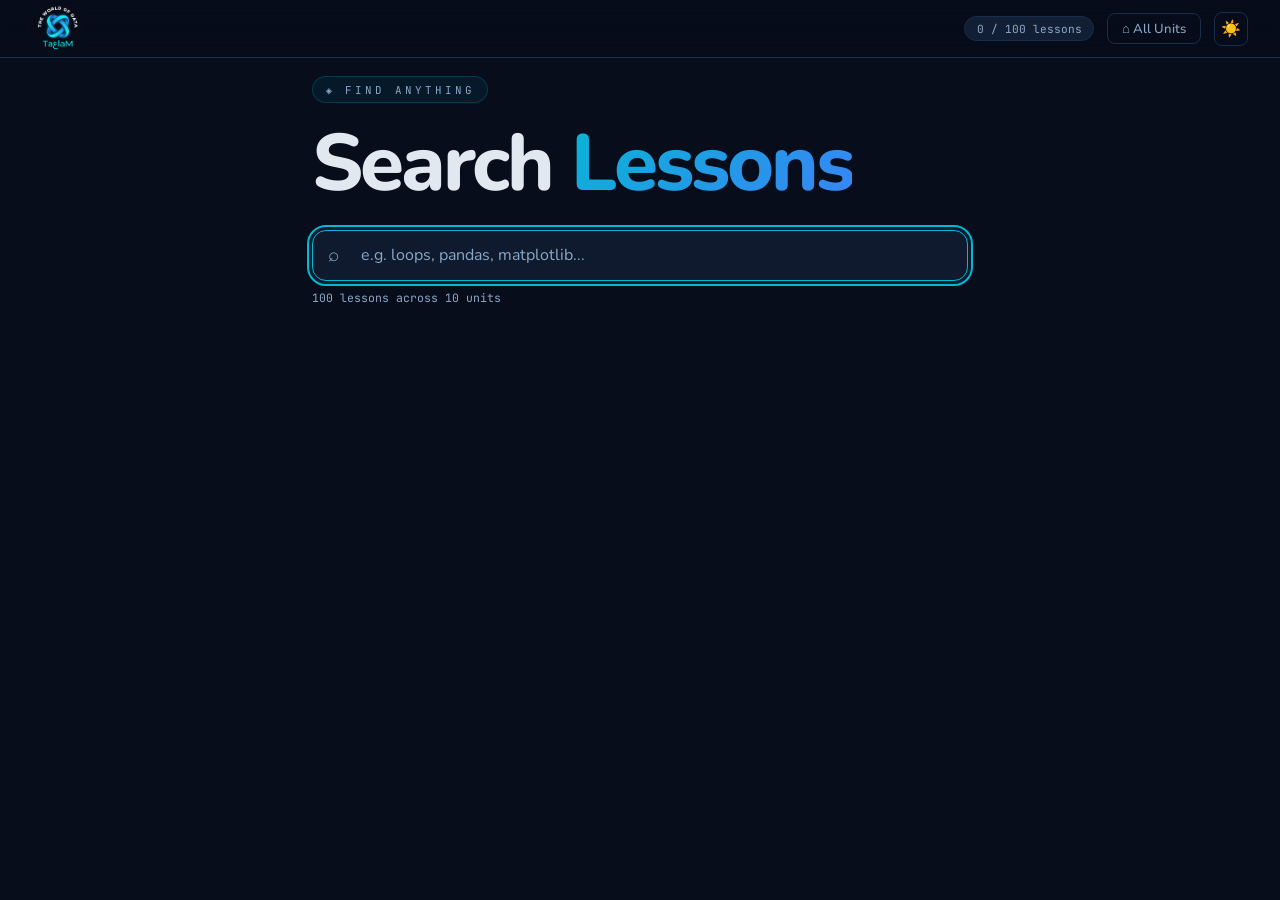
<file: search.html>
<!DOCTYPE html>
<html lang="en">
<head>
<meta charset="UTF-8"/>
<meta name="viewport" content="width=device-width, initial-scale=1.0"/>
<title>Search | PyTrack</title>
<link rel="stylesheet" href="css/style.css?v=20260514"/>
<link rel="icon" type="image/png" href="New Logo last.png">
</head>
<body>

<nav>
  <a class="nav-logo" href="index.html"><img src="New Logo last.png" alt="Ta3laM" class="nav-logo-img"></a>
  <div class="nav-right">
    <div class="progress-badge" id="nav-progress">0 / 100 lessons</div>
    <a class="btn-outline" href="index.html">⌂ All Units</a>
    <button id="theme-toggle" class="btn-theme-toggle" onclick="toggleTheme()" title="Toggle theme">☀️</button>
  </div>
</nav>

<div class="search-page">
  <div class="search-hero">
    <div class="hero-tag">Find anything</div>
    <h1 class="hero-title">Search <em>Lessons</em></h1>
    <div class="search-box-wrap">
      <input type="search" id="search-input" class="search-input" placeholder="e.g. loops, pandas, matplotlib..." autocomplete="off" autofocus/>
      <span class="search-icon">⌕</span>
    </div>
    <p class="search-hint" id="search-hint">100 lessons across 10 units</p>
  </div>

  <div class="search-results" id="search-results"></div>
</div>

<script src="js/app.js?v=20260514"></script>
<script>
const SEARCH_INDEX = [
  { unit:1, title:"What is Python & Data Analysis?",  url:"units/unit-1.html", idx:0 },
  { unit:1, title:"Installing Anaconda",               url:"units/unit-1.html", idx:1 },
  { unit:1, title:"Jupyter Notebook Basics",           url:"units/unit-1.html", idx:2 },
  { unit:1, title:"Your First Python Code",            url:"units/unit-1.html", idx:3 },
  { unit:1, title:"Understanding Errors",              url:"units/unit-1.html", idx:4 },
  { unit:1, title:"Variables & Operators",             url:"units/unit-1.html", idx:5 },
  { unit:1, title:"Virtual Environments & pip",        url:"units/unit-1.html", idx:6 },
  { unit:1, title:"Python in VS Code",                 url:"units/unit-1.html", idx:7 },
  { unit:1, title:"Running Python Scripts",            url:"units/unit-1.html", idx:8 },
  { unit:1, title:"Comments & Code Style",             url:"units/unit-1.html", idx:9 },

  { unit:2, title:"Variables & Data Types",            url:"units/unit-2.html", idx:0 },
  { unit:2, title:"Numbers & Math",                    url:"units/unit-2.html", idx:1 },
  { unit:2, title:"Strings",                           url:"units/unit-2.html", idx:2 },
  { unit:2, title:"Lists",                             url:"units/unit-2.html", idx:3 },
  { unit:2, title:"Dictionaries",                      url:"units/unit-2.html", idx:4 },
  { unit:2, title:"Tuples & Sets",                     url:"units/unit-2.html", idx:5 },
  { unit:2, title:"Type Conversion",                   url:"units/unit-2.html", idx:6 },
  { unit:2, title:"Modules & Import",                  url:"units/unit-2.html", idx:7 },
  { unit:2, title:"Regular Expressions",               url:"units/unit-2.html", idx:8 },
  { unit:2, title:"Exception Handling",                url:"units/unit-2.html", idx:9 },

  { unit:3, title:"If / Elif / Else",                  url:"units/unit-3.html", idx:0 },
  { unit:3, title:"For Loops",                         url:"units/unit-3.html", idx:1 },
  { unit:3, title:"While Loops",                       url:"units/unit-3.html", idx:2 },
  { unit:3, title:"Functions",                         url:"units/unit-3.html", idx:3 },
  { unit:3, title:"Lambda Functions",                  url:"units/unit-3.html", idx:4 },
  { unit:3, title:"List Comprehensions",               url:"units/unit-3.html", idx:5 },
  { unit:3, title:"Dict & Set Comprehensions",         url:"units/unit-3.html", idx:6 },
  { unit:3, title:"File I/O",                          url:"units/unit-3.html", idx:7 },
  { unit:3, title:"Classes & OOP Basics",              url:"units/unit-3.html", idx:8 },
  { unit:3, title:"Inheritance & Methods",             url:"units/unit-3.html", idx:9 },

  { unit:4, title:"Introduction to NumPy",             url:"units/unit-4.html", idx:0 },
  { unit:4, title:"Arrays & Dimensions",               url:"units/unit-4.html", idx:1 },
  { unit:4, title:"Operations & Filtering",            url:"units/unit-4.html", idx:2 },
  { unit:4, title:"Statistics with NumPy",             url:"units/unit-4.html", idx:3 },
  { unit:4, title:"Reshape, Sort & Search",            url:"units/unit-4.html", idx:4 },
  { unit:4, title:"Random Numbers",                    url:"units/unit-4.html", idx:5 },
  { unit:4, title:"Broadcasting",                      url:"units/unit-4.html", idx:6 },
  { unit:4, title:"Linear Algebra Basics",             url:"units/unit-4.html", idx:7 },
  { unit:4, title:"Date & Time with NumPy",            url:"units/unit-4.html", idx:8 },
  { unit:4, title:"Performance Tips",                  url:"units/unit-4.html", idx:9 },

  { unit:5, title:"Introduction to Pandas",            url:"units/unit-5.html", idx:0 },
  { unit:5, title:"DataFrames & Series",               url:"units/unit-5.html", idx:1 },
  { unit:5, title:"Loading Data",                      url:"units/unit-5.html", idx:2 },
  { unit:5, title:"Selecting & Filtering",             url:"units/unit-5.html", idx:3 },
  { unit:5, title:"Adding & Removing Columns",         url:"units/unit-5.html", idx:4 },
  { unit:5, title:"Sorting & Ranking",                 url:"units/unit-5.html", idx:5 },
  { unit:5, title:"GroupBy & Aggregation",             url:"units/unit-5.html", idx:6 },
  { unit:5, title:"Merging & Joining",                 url:"units/unit-5.html", idx:7 },
  { unit:5, title:"Reshaping Data",                    url:"units/unit-5.html", idx:8 },
  { unit:5, title:"Date & Time with Pandas",           url:"units/unit-5.html", idx:9 },

  { unit:6, title:"Types of Dirty Data",               url:"units/unit-6.html", idx:0 },
  { unit:6, title:"Missing Values",                    url:"units/unit-6.html", idx:1 },
  { unit:6, title:"Duplicate Records",                 url:"units/unit-6.html", idx:2 },
  { unit:6, title:"Data Type Problems",                url:"units/unit-6.html", idx:3 },
  { unit:6, title:"String Cleaning",                   url:"units/unit-6.html", idx:4 },
  { unit:6, title:"Outlier Detection",                 url:"units/unit-6.html", idx:5 },
  { unit:6, title:"Inconsistent Categories",           url:"units/unit-6.html", idx:6 },
  { unit:6, title:"Cross-Column Validation",           url:"units/unit-6.html", idx:7 },
  { unit:6, title:"Cleaning Pipelines",                url:"units/unit-6.html", idx:8 },
  { unit:6, title:"Real-World Cleaning Project",       url:"units/unit-6.html", idx:9 },

  { unit:7, title:"Exploratory Data Analysis",         url:"units/unit-7.html", idx:0 },
  { unit:7, title:"Descriptive Statistics",            url:"units/unit-7.html", idx:1 },
  { unit:7, title:"Grouping & Segmentation",           url:"units/unit-7.html", idx:2 },
  { unit:7, title:"Pivot Tables",                      url:"units/unit-7.html", idx:3 },
  { unit:7, title:"Correlation Analysis",              url:"units/unit-7.html", idx:4 },
  { unit:7, title:"Time Series Analysis",              url:"units/unit-7.html", idx:5 },
  { unit:7, title:"Window Functions",                  url:"units/unit-7.html", idx:6 },
  { unit:7, title:"Applying Functions",                url:"units/unit-7.html", idx:7 },
  { unit:7, title:"Multi-Level Indexing",              url:"units/unit-7.html", idx:8 },
  { unit:7, title:"Analysis Project",                  url:"units/unit-7.html", idx:9 },

  { unit:8, title:"Matplotlib Basics",                 url:"units/unit-8.html", idx:0 },
  { unit:8, title:"Plot Types",                        url:"units/unit-8.html", idx:1 },
  { unit:8, title:"Customizing Charts",                url:"units/unit-8.html", idx:2 },
  { unit:8, title:"Seaborn",                           url:"units/unit-8.html", idx:3 },
  { unit:8, title:"Statistical Plots",                 url:"units/unit-8.html", idx:4 },
  { unit:8, title:"Plotly Interactive Charts",         url:"units/unit-8.html", idx:5 },
  { unit:8, title:"Subplots & Layouts",                url:"units/unit-8.html", idx:6 },
  { unit:8, title:"Chart Styling & Themes",            url:"units/unit-8.html", idx:7 },
  { unit:8, title:"Saving & Exporting",                url:"units/unit-8.html", idx:8 },
  { unit:8, title:"Visualization Project",             url:"units/unit-8.html", idx:9 },

  { unit:9, title:"Introduction to Machine Learning",  url:"units/unit-9.html", idx:0 },
  { unit:9, title:"Train / Test Split",                url:"units/unit-9.html", idx:1 },
  { unit:9, title:"Linear & Logistic Regression",      url:"units/unit-9.html", idx:2 },
  { unit:9, title:"Decision Trees & Random Forests",   url:"units/unit-9.html", idx:3 },
  { unit:9, title:"Model Evaluation",                  url:"units/unit-9.html", idx:4 },
  { unit:9, title:"SQL with Python (sqlite3)",         url:"units/unit-9.html", idx:5 },
  { unit:9, title:"REST APIs & requests",              url:"units/unit-9.html", idx:6 },
  { unit:9, title:"Web Scraping",                      url:"units/unit-9.html", idx:7 },
  { unit:9, title:"JSON & Data Formats",               url:"units/unit-9.html", idx:8 },
  { unit:9, title:"End-to-End Mini Project",           url:"units/unit-9.html", idx:9 },

  { unit:10, title:"Introduction to Git",              url:"units/unit-10.html", idx:0 },
  { unit:10, title:"Your First Repository",            url:"units/unit-10.html", idx:1 },
  { unit:10, title:"Branching & Merging",              url:"units/unit-10.html", idx:2 },
  { unit:10, title:"GitHub & Remote Repos",            url:"units/unit-10.html", idx:3 },
  { unit:10, title:"Project Structure",                url:"units/unit-10.html", idx:4 },
  { unit:10, title:"README & Documentation",           url:"units/unit-10.html", idx:5 },
  { unit:10, title:"Reproducibility",                  url:"units/unit-10.html", idx:6 },
  { unit:10, title:"Jupyter Notebooks in Git",         url:"units/unit-10.html", idx:7 },
  { unit:10, title:"Release Checklist",                url:"units/unit-10.html", idx:8 },
  { unit:10, title:"Portfolio Workflow",               url:"units/unit-10.html", idx:9 },
];

const UNIT_LABELS = {
  1:'Getting Started', 2:'Python Fundamentals', 3:'Control Flow',
  4:'NumPy Arrays', 5:'Pandas Basics', 6:'Data Cleaning',
  7:'Data Analysis', 8:'Data Visualization', 9:'ML, SQL & APIs',
  10:'Git & Portfolio'
};

const input   = document.getElementById('search-input');
const results = document.getElementById('search-results');
const hint    = document.getElementById('search-hint');

function search(q) {
  q = q.trim().toLowerCase();
  if (!q) {
    results.innerHTML = '';
    hint.textContent = '100 lessons across 10 units';
    return;
  }
  const matches = SEARCH_INDEX.filter(l =>
    l.title.toLowerCase().includes(q) ||
    UNIT_LABELS[l.unit].toLowerCase().includes(q)
  );
  hint.textContent = matches.length
    ? `${matches.length} result${matches.length > 1 ? 's' : ''} for "${q}"`
    : `No results for "${q}"`;

  if (!matches.length) {
    results.innerHTML = `<p class="search-empty">Try a different keyword — e.g. "pandas", "loop", "plot".</p>`;
    return;
  }

  // Group by unit
  const grouped = {};
  matches.forEach(l => {
    if (!grouped[l.unit]) grouped[l.unit] = [];
    grouped[l.unit].push(l);
  });

  results.innerHTML = Object.entries(grouped).map(([unit, lessons]) => `
    <div class="search-group">
      <div class="search-group-header">Unit ${unit} — ${UNIT_LABELS[unit]}</div>
      ${lessons.map(l => {
        const done = isDone(parseInt(unit), l.idx);
        const highlighted = l.title.replace(
          new RegExp(`(${q.replace(/[.*+?^${}()|[\]\\]/g,'\\$&')})`, 'gi'),
          '<mark>$1</mark>'
        );
        return `<a class="search-result-item${done ? ' done-lesson' : ''}" href="${l.url}#lesson-${l.idx}">
          <span class="lesson-check${done ? ' done' : ''}">${done ? '✓' : ''}</span>
          <span class="search-result-title">${highlighted}</span>
          <span class="search-result-arrow">→</span>
        </a>`;
      }).join('')}
    </div>
  `).join('');
}

input.addEventListener('input', () => search(input.value));
updateNavBadge();
</script>
</body>
</html>
</file>
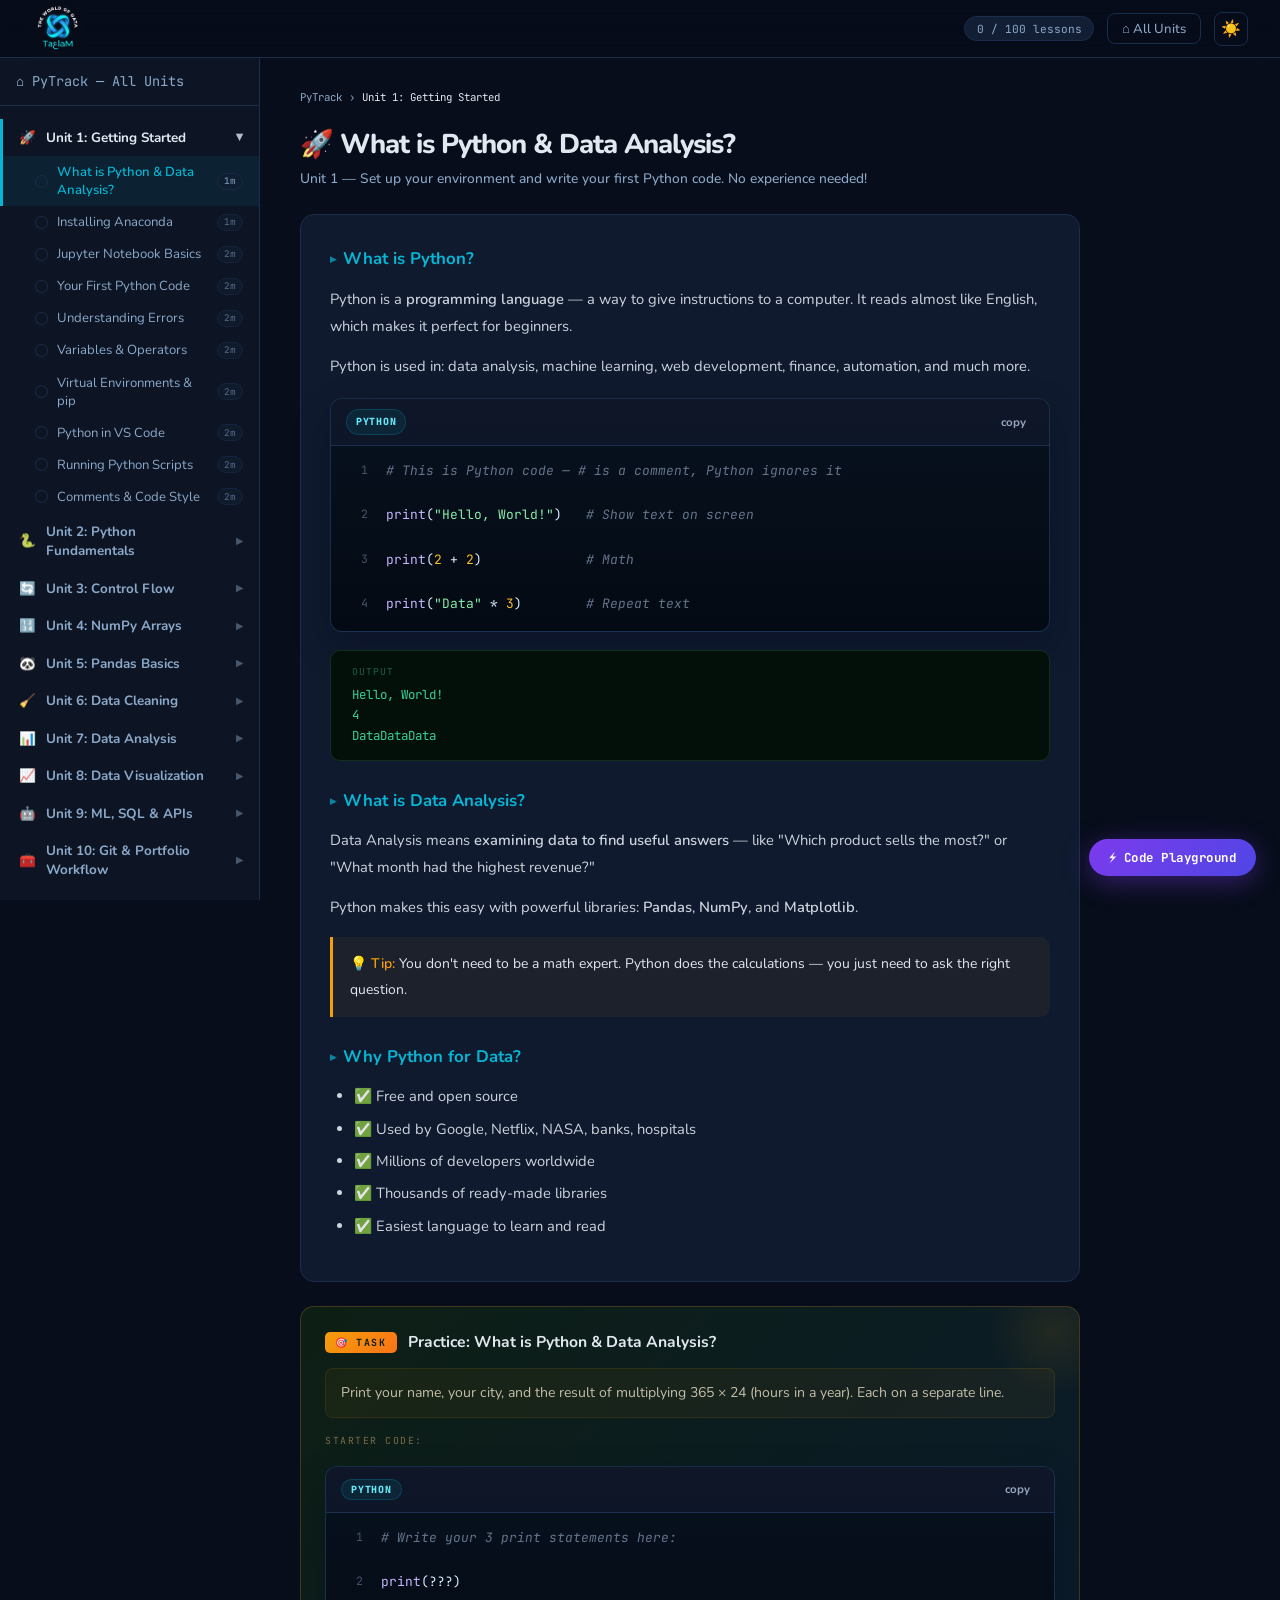
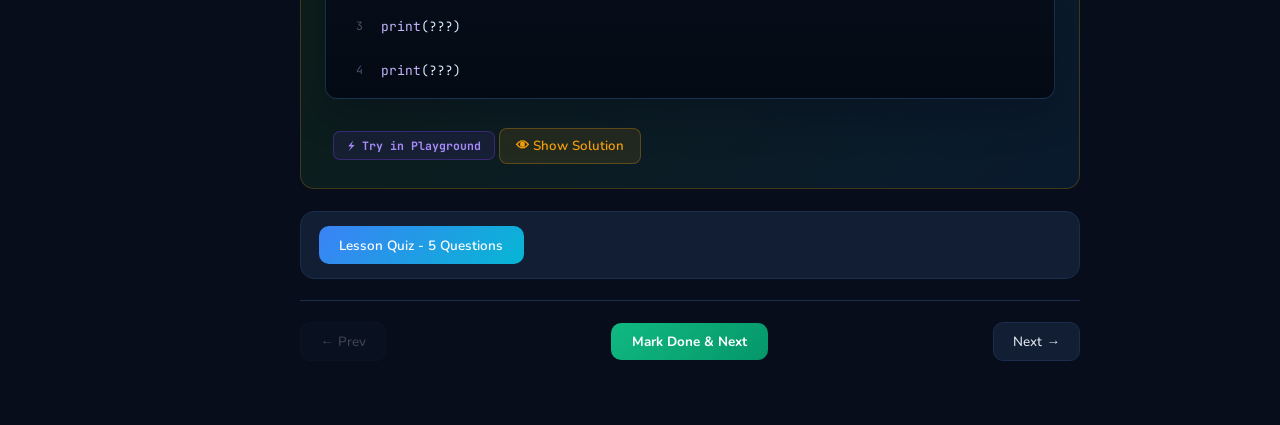
<file: units/unit-1.html>
<!DOCTYPE html>
<html lang="en">
<head>
<meta charset="UTF-8"/>
<meta name="viewport" content="width=device-width, initial-scale=1.0"/>
<title>Unit 1 — Getting Started | PyTrack</title>
<link rel="stylesheet" href="../css/style.css?v=20260514"/>
  <link rel="icon" type="image/png" href="../New Logo last.png">
</head>
<body class="code-card-preview">

<nav>
  <a class="nav-logo" href="../index.html"><img src="../New Logo last.png" alt="Ta3laM" class="nav-logo-img"></a>
  <div class="nav-right">
    <div class="progress-badge" id="nav-progress">0 / 100 lessons</div>
    <a class="btn-outline" href="../index.html">⌂ All Units</a>
    <button id="theme-toggle" class="btn-theme-toggle" onclick="toggleTheme()" title="Toggle theme">☀️</button>
  </div>
</nav>

<div class="lesson-page">
  <aside class="sidebar">
    <div class="sidebar-logo">
      <a href="../index.html" class="sidebar-home">⌂ PyTrack — All Units</a>
    </div>
        <div class="sidebar-inner">
      <div class="sidebar-unit">
  <div class="sidebar-unit-header active-unit open" onclick="toggleUnit(this)"><span>🚀</span><span>Unit 1: Getting Started</span><span class="sidebar-unit-arrow">▶</span></div>
  <div class="sidebar-lessons open"><a class="sidebar-lesson active" id="slink-1-0" href="javascript:showLesson(0)" onclick="showLesson(0);return false;"><span class="lesson-check" id="chk-1-0"></span>What is Python & Data Analysis?</a><a class="sidebar-lesson" id="slink-1-1" href="javascript:showLesson(1)" onclick="showLesson(1);return false;"><span class="lesson-check" id="chk-1-1"></span>Installing Anaconda</a><a class="sidebar-lesson" id="slink-1-2" href="javascript:showLesson(2)" onclick="showLesson(2);return false;"><span class="lesson-check" id="chk-1-2"></span>Jupyter Notebook Basics</a><a class="sidebar-lesson" id="slink-1-3" href="javascript:showLesson(3)" onclick="showLesson(3);return false;"><span class="lesson-check" id="chk-1-3"></span>Your First Python Code</a><a class="sidebar-lesson" id="slink-1-4" href="javascript:showLesson(4)" onclick="showLesson(4);return false;"><span class="lesson-check" id="chk-1-4"></span>Understanding Errors</a><a class="sidebar-lesson" id="slink-1-5" href="javascript:showLesson(5)" onclick="showLesson(5);return false;"><span class="lesson-check" id="chk-1-5"></span>Variables & Operators</a><a class="sidebar-lesson" id="slink-1-6" href="javascript:showLesson(6)" onclick="showLesson(6);return false;"><span class="lesson-check" id="chk-1-6"></span>Virtual Environments & pip</a><a class="sidebar-lesson" id="slink-1-7" href="javascript:showLesson(7)" onclick="showLesson(7);return false;"><span class="lesson-check" id="chk-1-7"></span>Python in VS Code</a><a class="sidebar-lesson" id="slink-1-8" href="javascript:showLesson(8)" onclick="showLesson(8);return false;"><span class="lesson-check" id="chk-1-8"></span>Running Python Scripts</a><a class="sidebar-lesson" id="slink-1-9" href="javascript:showLesson(9)" onclick="showLesson(9);return false;"><span class="lesson-check" id="chk-1-9"></span>Comments & Code Style</a></div>
</div><div class="sidebar-unit">
  <div class="sidebar-unit-header" onclick="toggleUnit(this)"><span>🐍</span><span>Unit 2: Python Fundamentals</span><span class="sidebar-unit-arrow">▶</span></div>
  <div class="sidebar-lessons"><a class="sidebar-lesson" id="slink-2-0" href="unit-2.html" ><span class="lesson-check" id="chk-2-0"></span>Variables & Data Types</a><a class="sidebar-lesson" id="slink-2-1" href="unit-2.html" ><span class="lesson-check" id="chk-2-1"></span>Numbers & Math</a><a class="sidebar-lesson" id="slink-2-2" href="unit-2.html" ><span class="lesson-check" id="chk-2-2"></span>Strings</a><a class="sidebar-lesson" id="slink-2-3" href="unit-2.html" ><span class="lesson-check" id="chk-2-3"></span>Lists</a><a class="sidebar-lesson" id="slink-2-4" href="unit-2.html" ><span class="lesson-check" id="chk-2-4"></span>Dictionaries</a><a class="sidebar-lesson" id="slink-2-5" href="unit-2.html" ><span class="lesson-check" id="chk-2-5"></span>Tuples & Sets</a><a class="sidebar-lesson" id="slink-2-6" href="unit-2.html" ><span class="lesson-check" id="chk-2-6"></span>Type Conversion</a><a class="sidebar-lesson" id="slink-2-7" href="unit-2.html" ><span class="lesson-check" id="chk-2-7"></span>Modules & Import</a><a class="sidebar-lesson" id="slink-2-8" href="unit-2.html" ><span class="lesson-check" id="chk-2-8"></span>Regular Expressions</a><a class="sidebar-lesson" id="slink-2-9" href="unit-2.html" ><span class="lesson-check" id="chk-2-9"></span>Exception Handling</a></div>
</div><div class="sidebar-unit">
  <div class="sidebar-unit-header" onclick="toggleUnit(this)"><span>🔄</span><span>Unit 3: Control Flow</span><span class="sidebar-unit-arrow">▶</span></div>
  <div class="sidebar-lessons"><a class="sidebar-lesson" id="slink-3-0" href="unit-3.html" ><span class="lesson-check" id="chk-3-0"></span>If / Elif / Else</a><a class="sidebar-lesson" id="slink-3-1" href="unit-3.html" ><span class="lesson-check" id="chk-3-1"></span>For Loops</a><a class="sidebar-lesson" id="slink-3-2" href="unit-3.html" ><span class="lesson-check" id="chk-3-2"></span>While Loops</a><a class="sidebar-lesson" id="slink-3-3" href="unit-3.html" ><span class="lesson-check" id="chk-3-3"></span>Functions</a><a class="sidebar-lesson" id="slink-3-4" href="unit-3.html" ><span class="lesson-check" id="chk-3-4"></span>Lambda Functions</a><a class="sidebar-lesson" id="slink-3-5" href="unit-3.html" ><span class="lesson-check" id="chk-3-5"></span>List Comprehensions</a><a class="sidebar-lesson" id="slink-3-6" href="unit-3.html" ><span class="lesson-check" id="chk-3-6"></span>Dict & Set Comprehensions</a><a class="sidebar-lesson" id="slink-3-7" href="unit-3.html" ><span class="lesson-check" id="chk-3-7"></span>File I/O</a><a class="sidebar-lesson" id="slink-3-8" href="unit-3.html" ><span class="lesson-check" id="chk-3-8"></span>Classes & OOP Basics</a><a class="sidebar-lesson" id="slink-3-9" href="unit-3.html" ><span class="lesson-check" id="chk-3-9"></span>Inheritance & Methods</a></div>
</div><div class="sidebar-unit">
  <div class="sidebar-unit-header" onclick="toggleUnit(this)"><span>🔢</span><span>Unit 4: NumPy Arrays</span><span class="sidebar-unit-arrow">▶</span></div>
  <div class="sidebar-lessons"><a class="sidebar-lesson" id="slink-4-0" href="unit-4.html" ><span class="lesson-check" id="chk-4-0"></span>Introduction to NumPy</a><a class="sidebar-lesson" id="slink-4-1" href="unit-4.html" ><span class="lesson-check" id="chk-4-1"></span>Arrays & Dimensions</a><a class="sidebar-lesson" id="slink-4-2" href="unit-4.html" ><span class="lesson-check" id="chk-4-2"></span>Operations & Filtering</a><a class="sidebar-lesson" id="slink-4-3" href="unit-4.html" ><span class="lesson-check" id="chk-4-3"></span>Statistics with NumPy</a><a class="sidebar-lesson" id="slink-4-4" href="unit-4.html" ><span class="lesson-check" id="chk-4-4"></span>Reshape, Sort & Search</a><a class="sidebar-lesson" id="slink-4-5" href="unit-4.html" ><span class="lesson-check" id="chk-4-5"></span>Random Numbers</a><a class="sidebar-lesson" id="slink-4-6" href="unit-4.html" ><span class="lesson-check" id="chk-4-6"></span>Broadcasting</a><a class="sidebar-lesson" id="slink-4-7" href="unit-4.html" ><span class="lesson-check" id="chk-4-7"></span>Linear Algebra Basics</a><a class="sidebar-lesson" id="slink-4-8" href="unit-4.html" ><span class="lesson-check" id="chk-4-8"></span>Date & Time with NumPy</a><a class="sidebar-lesson" id="slink-4-9" href="unit-4.html" ><span class="lesson-check" id="chk-4-9"></span>Performance Tips</a></div>
</div><div class="sidebar-unit">
  <div class="sidebar-unit-header" onclick="toggleUnit(this)"><span>🐼</span><span>Unit 5: Pandas Basics</span><span class="sidebar-unit-arrow">▶</span></div>
  <div class="sidebar-lessons"><a class="sidebar-lesson" id="slink-5-0" href="unit-5.html" ><span class="lesson-check" id="chk-5-0"></span>Pandas Series</a><a class="sidebar-lesson" id="slink-5-1" href="unit-5.html" ><span class="lesson-check" id="chk-5-1"></span>DataFrames</a><a class="sidebar-lesson" id="slink-5-2" href="unit-5.html" ><span class="lesson-check" id="chk-5-2"></span>Reading CSV & Excel</a><a class="sidebar-lesson" id="slink-5-3" href="unit-5.html" ><span class="lesson-check" id="chk-5-3"></span>Exploring Your Data</a><a class="sidebar-lesson" id="slink-5-4" href="unit-5.html" ><span class="lesson-check" id="chk-5-4"></span>Selecting & Filtering</a><a class="sidebar-lesson" id="slink-5-5" href="unit-5.html" ><span class="lesson-check" id="chk-5-5"></span>Adding & Modifying Columns</a><a class="sidebar-lesson" id="slink-5-6" href="unit-5.html" ><span class="lesson-check" id="chk-5-6"></span>Sorting & Ranking</a><a class="sidebar-lesson" id="slink-5-7" href="unit-5.html" ><span class="lesson-check" id="chk-5-7"></span>apply() & map()</a><a class="sidebar-lesson" id="slink-5-8" href="unit-5.html" ><span class="lesson-check" id="chk-5-8"></span>String Methods in Pandas</a><a class="sidebar-lesson" id="slink-5-9" href="unit-5.html" ><span class="lesson-check" id="chk-5-9"></span>Working with Dates</a></div>
</div><div class="sidebar-unit">
  <div class="sidebar-unit-header" onclick="toggleUnit(this)"><span>🧹</span><span>Unit 6: Data Cleaning</span><span class="sidebar-unit-arrow">▶</span></div>
  <div class="sidebar-lessons"><a class="sidebar-lesson" id="slink-6-0" href="unit-6.html" ><span class="lesson-check" id="chk-6-0"></span>Finding Missing Values</a><a class="sidebar-lesson" id="slink-6-1" href="unit-6.html" ><span class="lesson-check" id="chk-6-1"></span>Filling & Dropping Missing Data</a><a class="sidebar-lesson" id="slink-6-2" href="unit-6.html" ><span class="lesson-check" id="chk-6-2"></span>Duplicates & Data Types</a><a class="sidebar-lesson" id="slink-6-3" href="unit-6.html" ><span class="lesson-check" id="chk-6-3"></span>String Cleaning</a><a class="sidebar-lesson" id="slink-6-4" href="unit-6.html" ><span class="lesson-check" id="chk-6-4"></span>Detecting Outliers</a><a class="sidebar-lesson" id="slink-6-5" href="unit-6.html" ><span class="lesson-check" id="chk-6-5"></span>Removing Outliers</a><a class="sidebar-lesson" id="slink-6-6" href="unit-6.html" ><span class="lesson-check" id="chk-6-6"></span>Data Validation</a><a class="sidebar-lesson" id="slink-6-7" href="unit-6.html" ><span class="lesson-check" id="chk-6-7"></span>Encoding Categorical Data</a><a class="sidebar-lesson" id="slink-6-8" href="unit-6.html" ><span class="lesson-check" id="chk-6-8"></span>Binning & Discretization</a><a class="sidebar-lesson" id="slink-6-9" href="unit-6.html" ><span class="lesson-check" id="chk-6-9"></span>Full Cleaning Pipeline</a></div>
</div><div class="sidebar-unit">
  <div class="sidebar-unit-header" onclick="toggleUnit(this)"><span>📊</span><span>Unit 7: Data Analysis</span><span class="sidebar-unit-arrow">▶</span></div>
  <div class="sidebar-lessons"><a class="sidebar-lesson" id="slink-7-0" href="unit-7.html" ><span class="lesson-check" id="chk-7-0"></span>Descriptive Statistics</a><a class="sidebar-lesson" id="slink-7-1" href="unit-7.html" ><span class="lesson-check" id="chk-7-1"></span>GroupBy — Grouped Analysis</a><a class="sidebar-lesson" id="slink-7-2" href="unit-7.html" ><span class="lesson-check" id="chk-7-2"></span>Merging DataFrames</a><a class="sidebar-lesson" id="slink-7-3" href="unit-7.html" ><span class="lesson-check" id="chk-7-3"></span>Concat & Join</a><a class="sidebar-lesson" id="slink-7-4" href="unit-7.html" ><span class="lesson-check" id="chk-7-4"></span>Pivot Tables</a><a class="sidebar-lesson" id="slink-7-5" href="unit-7.html" ><span class="lesson-check" id="chk-7-5"></span>Time Series Basics</a><a class="sidebar-lesson" id="slink-7-6" href="unit-7.html" ><span class="lesson-check" id="chk-7-6"></span>Window Functions</a><a class="sidebar-lesson" id="slink-7-7" href="unit-7.html" ><span class="lesson-check" id="chk-7-7"></span>Correlation & Regression</a><a class="sidebar-lesson" id="slink-7-8" href="unit-7.html" ><span class="lesson-check" id="chk-7-8"></span>Sampling & Hypothesis Testing</a><a class="sidebar-lesson" id="slink-7-9" href="unit-7.html" ><span class="lesson-check" id="chk-7-9"></span>Building Analysis Reports</a></div>
</div><div class="sidebar-unit">
  <div class="sidebar-unit-header" onclick="toggleUnit(this)"><span>📈</span><span>Unit 8: Data Visualization</span><span class="sidebar-unit-arrow">▶</span></div>
  <div class="sidebar-lessons"><a class="sidebar-lesson" id="slink-8-0" href="unit-8.html" ><span class="lesson-check" id="chk-8-0"></span>Matplotlib Basics</a><a class="sidebar-lesson" id="slink-8-1" href="unit-8.html" ><span class="lesson-check" id="chk-8-1"></span>Bar & Line Charts</a><a class="sidebar-lesson" id="slink-8-2" href="unit-8.html" ><span class="lesson-check" id="chk-8-2"></span>Histograms & Scatter Plots</a><a class="sidebar-lesson" id="slink-8-3" href="unit-8.html" ><span class="lesson-check" id="chk-8-3"></span>Pie & Area Charts</a><a class="sidebar-lesson" id="slink-8-4" href="unit-8.html" ><span class="lesson-check" id="chk-8-4"></span>Seaborn Charts</a><a class="sidebar-lesson" id="slink-8-5" href="unit-8.html" ><span class="lesson-check" id="chk-8-5"></span>Heatmaps & Pair Plots</a><a class="sidebar-lesson" id="slink-8-6" href="unit-8.html" ><span class="lesson-check" id="chk-8-6"></span>Subplots & Dashboards</a><a class="sidebar-lesson" id="slink-8-7" href="unit-8.html" ><span class="lesson-check" id="chk-8-7"></span>Plotly — Interactive Charts</a><a class="sidebar-lesson" id="slink-8-8" href="unit-8.html" ><span class="lesson-check" id="chk-8-8"></span>Chart Styling & Themes</a><a class="sidebar-lesson" id="slink-8-9" href="unit-8.html" ><span class="lesson-check" id="chk-8-9"></span>Exporting & Sharing Charts</a></div>
</div><div class="sidebar-unit">
  <div class="sidebar-unit-header" onclick="toggleUnit(this)"><span>🤖</span><span>Unit 9: ML, SQL & APIs</span><span class="sidebar-unit-arrow">▶</span></div>
  <div class="sidebar-lessons"><a class="sidebar-lesson" id="slink-9-0" href="unit-9.html" ><span class="lesson-check" id="chk-9-0"></span>Intro to Machine Learning</a><a class="sidebar-lesson" id="slink-9-1" href="unit-9.html" ><span class="lesson-check" id="chk-9-1"></span>Scikit-learn Basics</a><a class="sidebar-lesson" id="slink-9-2" href="unit-9.html" ><span class="lesson-check" id="chk-9-2"></span>Linear Regression</a><a class="sidebar-lesson" id="slink-9-3" href="unit-9.html" ><span class="lesson-check" id="chk-9-3"></span>Logistic Regression</a><a class="sidebar-lesson" id="slink-9-4" href="unit-9.html" ><span class="lesson-check" id="chk-9-4"></span>Decision Trees & Random Forest</a><a class="sidebar-lesson" id="slink-9-5" href="unit-9.html" ><span class="lesson-check" id="chk-9-5"></span>Model Evaluation</a><a class="sidebar-lesson" id="slink-9-6" href="unit-9.html" ><span class="lesson-check" id="chk-9-6"></span>Feature Engineering</a><a class="sidebar-lesson" id="slink-9-7" href="unit-9.html" ><span class="lesson-check" id="chk-9-7"></span>SQL with Python</a><a class="sidebar-lesson" id="slink-9-8" href="unit-9.html" ><span class="lesson-check" id="chk-9-8"></span>REST APIs & requests</a><a class="sidebar-lesson" id="slink-9-9" href="unit-9.html" ><span class="lesson-check" id="chk-9-9"></span>Web Scraping</a></div>
</div><div class="sidebar-unit">
  <div class="sidebar-unit-header" onclick="toggleUnit(this)"><span>🧰</span><span>Unit 10: Git & Portfolio Workflow</span><span class="sidebar-unit-arrow">▶</span></div>
  <div class="sidebar-lessons"><a class="sidebar-lesson" id="slink-10-0" href="unit-10.html"><span class="lesson-check" id="chk-10-0"></span>Why Git for Data Projects?</a><a class="sidebar-lesson" id="slink-10-1" href="unit-10.html"><span class="lesson-check" id="chk-10-1"></span>Install & Configure Git</a><a class="sidebar-lesson" id="slink-10-2" href="unit-10.html"><span class="lesson-check" id="chk-10-2"></span>Repositories & Commits</a><a class="sidebar-lesson" id="slink-10-3" href="unit-10.html"><span class="lesson-check" id="chk-10-3"></span>Branches & Experiments</a><a class="sidebar-lesson" id="slink-10-4" href="unit-10.html"><span class="lesson-check" id="chk-10-4"></span>GitHub Remote Workflow</a><a class="sidebar-lesson" id="slink-10-5" href="unit-10.html"><span class="lesson-check" id="chk-10-5"></span>.gitignore & Data Safety</a><a class="sidebar-lesson" id="slink-10-6" href="unit-10.html"><span class="lesson-check" id="chk-10-6"></span>Project Folder Structure</a><a class="sidebar-lesson" id="slink-10-7" href="unit-10.html"><span class="lesson-check" id="chk-10-7"></span>requirements.txt & Environments</a><a class="sidebar-lesson" id="slink-10-8" href="unit-10.html"><span class="lesson-check" id="chk-10-8"></span>README for Data Projects</a><a class="sidebar-lesson" id="slink-10-9" href="unit-10.html"><span class="lesson-check" id="chk-10-9"></span>Portfolio Release Checklist</a></div></div><div class="sidebar-unit"><div class="sidebar-unit-header" onclick="toggleUnit(this)"><span>🏆</span><span>Capstone Projects</span><span class="sidebar-unit-arrow">▶</span></div><div class="sidebar-lessons"><a class="sidebar-lesson" href="../capstone.html">View Projects</a></div></div>
    </div>
  </aside>

  <main class="lesson-main">
    <div class="breadcrumb">
      <a href="../index.html">PyTrack</a> ›
      <span>Unit 1: Getting Started</span>
    </div>
    <div id="lesson-panels"><div class="lesson-panel active" id="panel-0">
  <div class="lesson-title-bar">
    <h2>🚀 What is Python & Data Analysis?</h2>
    <p>Unit 1 — Set up your environment and write your first Python code. No experience needed!</p>
  </div>
  <div class="lesson-body">
<h3>What is Python?</h3>
<p>Python is a <strong>programming language</strong> — a way to give instructions to a computer. It reads almost like English, which makes it perfect for beginners.</p>
<p>Python is used in: data analysis, machine learning, web development, finance, automation, and much more.</p>
<div class="code-block"><div class="code-header"><span>python</span><button class="copy-btn">copy</button></div><div class="code-body"># This is Python code — # is a comment, Python ignores it
print("Hello, World!")   # Show text on screen
print(2 + 2)             # Math
print("Data" * 3)        # Repeat text</div></div>
<div class="output-block"><div class="output-label">Output</div>Hello, World!
4
DataDataData</div>
<h3>What is Data Analysis?</h3>
<p>Data Analysis means <strong>examining data to find useful answers</strong> — like "Which product sells the most?" or "What month had the highest revenue?"</p>
<p>Python makes this easy with powerful libraries: <strong>Pandas</strong>, <strong>NumPy</strong>, and <strong>Matplotlib</strong>.</p>
<div class="tip-box"><strong>💡 Tip:</strong> You don't need to be a math expert. Python does the calculations — you just need to ask the right question.</div>
<h3>Why Python for Data?</h3>
<ul>
<li>✅ Free and open source</li>
<li>✅ Used by Google, Netflix, NASA, banks, hospitals</li>
<li>✅ Millions of developers worldwide</li>
<li>✅ Thousands of ready-made libraries</li>
<li>✅ Easiest language to learn and read</li>
</ul></div>
  <div class="task-section">
  <div class="task-header">
    <span class="task-badge">🎯 TASK</span>
    <span class="task-title">Practice: What is Python & Data Analysis?</span>
  </div>
  <div class="task-desc">Print your name, your city, and the result of multiplying 365 × 24 (hours in a year). Each on a separate line.</div>
  <div class="task-starter-label">Starter code:</div>
  <div class="code-block"><div class="code-header"><span>python</span><button class="copy-btn">copy</button></div><div class="code-body"># Write your 3 print statements here:
print(???)
print(???)
print(???)</div></div>
  <button class="btn-try-it" onclick="tryCode(this.previousElementSibling.querySelector('.code-body').textContent)">⚡ Try in Playground</button>
  <button class="btn-show-solution" onclick="toggleSolution(this)">👁 Show Solution</button>
  <div class="task-solution" style="display:none">
    <div class="solution-label">✅ Solution</div>
    <div class="code-block"><div class="code-header"><span>python</span><button class="copy-btn">copy</button></div><div class="code-body">print("Ahmed")
print("Cairo")
print(365 * 24)</div></div>
    <div class="output-block"><div class="output-label">Output</div>Ahmed
Cairo
8760</div>
  </div>
</div>
</div>
<div class="lesson-panel" id="panel-1">
  <div class="lesson-title-bar">
    <h2>🚀 Installing Anaconda</h2>
    <p>Unit 1 — Set up your environment and write your first Python code. No experience needed!</p>
  </div>
  <div class="lesson-body">
<h3>What is Anaconda?</h3>
<p>Anaconda is a <strong>Python distribution</strong> that comes with 300+ pre-installed data science libraries. It's the easiest way to get started — no manual installation needed.</p>
<div class="note-box"><strong>📝 Note:</strong> Anaconda is free for personal use. Download from: <strong>anaconda.com/download</strong></div>
<h3>Installation Steps</h3>
<ol>
<li>Go to <strong>anaconda.com/download</strong></li>
<li>Choose your OS (Windows / Mac / Linux)</li>
<li>Download the installer and run it</li>
<li>Click Next until installation is complete</li>
<li>Open <strong>Anaconda Navigator</strong> from the Start menu</li>
</ol>
<h3>What's Included?</h3>
<div class="code-block"><div class="code-header"><span>python</span><button class="copy-btn">copy</button></div><div class="code-body"># These come pre-installed with Anaconda:
import numpy as np               # Fast math
import pandas as pd              # Data tables
import matplotlib.pyplot as plt  # Charts
import seaborn as sns            # Beautiful charts
import scipy                     # Scientific computing
import sklearn                   # Machine learning

print("All ready! 🎉")</div></div>
<div class="output-block"><div class="output-label">Output</div>All ready! 🎉</div>
<div class="tip-box"><strong>💡 Tip:</strong> After installation, open <strong>Anaconda Prompt</strong> and type: <em>conda list</em> to see all 300+ installed packages.</div>
<h3>Keeping Packages Updated</h3>
<div class="code-block"><div class="code-header"><span>python</span><button class="copy-btn">copy</button></div><div class="code-body"># In Anaconda Prompt / Terminal:
conda update --all          # Update everything
conda install package_name  # Install new package
pip install package_name    # Alternative installer</div></div></div>
  <div class="task-section">
  <div class="task-header">
    <span class="task-badge">🎯 TASK</span>
    <span class="task-title">Practice: Installing Anaconda</span>
  </div>
  <div class="task-desc">Open Anaconda Prompt and check your Python version. Then open Python and verify pandas is installed by printing its version.</div>
  <div class="task-starter-label">Starter code:</div>
  <div class="code-block"><div class="code-header"><span>python</span><button class="copy-btn">copy</button></div><div class="code-body"># In Anaconda Prompt, type:
# python --version

# Then in Python:
import pandas as pd
print("Pandas version:", ???)
print("Python is ready!")</div></div>
  <button class="btn-try-it" onclick="tryCode(this.previousElementSibling.querySelector('.code-body').textContent)">⚡ Try in Playground</button>
  <button class="btn-show-solution" onclick="toggleSolution(this)">👁 Show Solution</button>
  <div class="task-solution" style="display:none">
    <div class="solution-label">✅ Solution</div>
    <div class="code-block"><div class="code-header"><span>python</span><button class="copy-btn">copy</button></div><div class="code-body">import pandas as pd
print("Pandas version:", pd.__version__)
print("Python is ready!")</div></div>
    <div class="output-block"><div class="output-label">Output</div>Pandas version: 2.x.x
Python is ready!</div>
  </div>
</div>
</div>
<div class="lesson-panel" id="panel-2">
  <div class="lesson-title-bar">
    <h2>🚀 Jupyter Notebook Basics</h2>
    <p>Unit 1 — Set up your environment and write your first Python code. No experience needed!</p>
  </div>
  <div class="lesson-body">
<h3>What is Jupyter Notebook?</h3>
<p>Jupyter Notebook is an <strong>interactive coding environment</strong> that runs in your browser. You write code in <strong>cells</strong> and see results instantly below each cell — perfect for data analysis.</p>
<h3>How to Open Jupyter</h3>
<ol>
<li>Open <strong>Anaconda Navigator</strong></li>
<li>Click <strong>Launch</strong> under Jupyter Notebook</li>
<li>Your browser opens at <code>localhost:8888</code></li>
<li>Click <strong>New → Python 3 (ipykernel)</strong></li>
</ol>
<h3>Essential Keyboard Shortcuts</h3>
<div class="code-block"><div class="code-header"><span>python</span><button class="copy-btn">copy</button></div><div class="code-body"># ── Inside a cell (Edit Mode) ──
Shift + Enter    # Run cell, move to next
Ctrl  + Enter    # Run cell, stay
Alt   + Enter    # Run cell, insert new below

# ── Outside a cell (Command Mode — press Esc) ──
A        # Add cell Above
B        # Add cell Below
D D      # Delete cell
M        # Change to Markdown (text)
Y        # Change to Code
Z        # Undo
H        # Show all shortcuts</div></div>
<div class="tip-box"><strong>💡 Tip:</strong> Press <strong>Esc</strong> then <strong>H</strong> to see all keyboard shortcuts — learning them saves hours!</div>
<h3>Cell Types</h3>
<p><strong>Code cells</strong> — run Python code and show output.<br/>
<strong>Markdown cells</strong> — write formatted text, headings, and notes using simple symbols.</p>
<div class="code-block"><div class="code-header"><span>python</span><button class="copy-btn">copy</button></div><div class="code-body"># This is a Code cell — it runs Python

# Markdown cell example (change cell type with M):
# # Big Heading
# ## Medium Heading
# **bold text**
# *italic text*
# - bullet point</div></div>
<div class="note-box"><strong>📝 Note:</strong> Save your notebook with <strong>Ctrl+S</strong>. Jupyter also autosaves every few minutes.</div></div>
  <div class="task-section">
  <div class="task-header">
    <span class="task-badge">🎯 TASK</span>
    <span class="task-title">Practice: Jupyter Notebook Basics</span>
  </div>
  <div class="task-desc">Create a notebook with 4 cells: (1) Code: print your name, (2) Code: calculate 365×24×60 (minutes in a year), (3) Markdown: write a heading '# My First Notebook', (4) Code: print today using datetime.</div>
  <div class="task-starter-label">Starter code:</div>
  <div class="code-block"><div class="code-header"><span>python</span><button class="copy-btn">copy</button></div><div class="code-body"># Cell 1 — print your name
print(???)

# Cell 2 — minutes in a year
print(365 * ??? * ???)

# Cell 3 — change to Markdown and write:
# # My First Notebook

# Cell 4 — today's date
from datetime import date
print(date.today())</div></div>
  <button class="btn-try-it" onclick="tryCode(this.previousElementSibling.querySelector('.code-body').textContent)">⚡ Try in Playground</button>
  <button class="btn-show-solution" onclick="toggleSolution(this)">👁 Show Solution</button>
  <div class="task-solution" style="display:none">
    <div class="solution-label">✅ Solution</div>
    <div class="code-block"><div class="code-header"><span>python</span><button class="copy-btn">copy</button></div><div class="code-body"># Cell 1
print("Ahmed")

# Cell 2
print(365 * 24 * 60)

# Cell 3 (Markdown cell):
# # My First Notebook

# Cell 4
from datetime import date
print(date.today())</div></div>
    <div class="output-block"><div class="output-label">Output</div>Ahmed
525600
2024-01-15</div>
  </div>
</div>
</div>
<div class="lesson-panel" id="panel-3">
  <div class="lesson-title-bar">
    <h2>🚀 Your First Python Code</h2>
    <p>Unit 1 — Set up your environment and write your first Python code. No experience needed!</p>
  </div>
  <div class="lesson-body">
<h3>Hello, World!</h3>
<div class="code-block"><div class="code-header"><span>python</span><button class="copy-btn">copy</button></div><div class="code-body"># The classic first program in every language
print("Hello, World!")

# Variables and f-strings
name = "Ahmed"
city = "Cairo"
print(f"Hello {name} from {city}!")</div></div>
<div class="output-block"><div class="output-label">Output</div>Hello, World!
Hello Ahmed from Cairo!</div>
<h3>Working with Numbers</h3>
<div class="code-block"><div class="code-header"><span>python</span><button class="copy-btn">copy</button></div><div class="code-body">price    = 100
quantity = 5
discount = 0.10

total          = price * quantity
after_discount = total * (1 - discount)

print(f"Total:    {total}")
print(f"Discount: {after_discount}")
print(f"You save: {total - after_discount:.2f}")</div></div>
<div class="output-block"><div class="output-label">Output</div>Total:    500
Discount: 450.0
You save: 50.00</div>
<h3>Getting User Input</h3>
<div class="code-block"><div class="code-header"><span>python</span><button class="copy-btn">copy</button></div><div class="code-body">name = input("What is your name? ")
age  = int(input("How old are you? "))

print(f"Hello {name}!")
print(f"In 5 years you will be {age + 5}.")</div></div>
<div class="tip-box"><strong>💡 Tip:</strong> Always use <span class="ci">int()</span> or <span class="ci">float()</span> to convert input to a number — <span class="ci">input()</span> always returns text.</div>
<h3>Multiple Values in One Print</h3>
<div class="code-block"><div class="code-header"><span>python</span><button class="copy-btn">copy</button></div><div class="code-body">x, y, z = 10, 20, 30       # Assign multiple values
print(x, y, z)             # Print with spaces
print(x, y, z, sep=", ")   # Custom separator
print(f"{x} + {y} = {x+y}")</div></div>
<div class="output-block"><div class="output-label">Output</div>10 20 30
10, 20, 30
10 + 20 = 30</div></div>
  <div class="task-section">
  <div class="task-header">
    <span class="task-badge">🎯 TASK</span>
    <span class="task-title">Practice: Your First Python Code</span>
  </div>
  <div class="task-desc">Build a simple invoice calculator: ask for product name, price, and quantity. Print a formatted invoice showing subtotal, 14% VAT, and total.</div>
  <div class="task-starter-label">Starter code:</div>
  <div class="code-block"><div class="code-header"><span>python</span><button class="copy-btn">copy</button></div><div class="code-body">product  = input("Product name: ")
price    = float(input("Price: "))
quantity = int(input("Quantity: "))

subtotal = ???
vat      = ???
total    = ???

print(f"\n=== Invoice ===")
print(f"Product:  {product}")
print(f"Subtotal: {subtotal}")
print(f"VAT 14%:  {vat:.2f}")
print(f"Total:    {total:.2f}")</div></div>
  <button class="btn-try-it" onclick="tryCode(this.previousElementSibling.querySelector('.code-body').textContent)">⚡ Try in Playground</button>
  <button class="btn-show-solution" onclick="toggleSolution(this)">👁 Show Solution</button>
  <div class="task-solution" style="display:none">
    <div class="solution-label">✅ Solution</div>
    <div class="code-block"><div class="code-header"><span>python</span><button class="copy-btn">copy</button></div><div class="code-body">product  = "Laptop"   # Example
price    = 12000.0
quantity = 2

subtotal = price * quantity
vat      = subtotal * 0.14
total    = subtotal + vat

print(f"\n=== Invoice ===")
print(f"Product:  {product}")
print(f"Subtotal: {subtotal:,}")
print(f"VAT 14%:  {vat:,.2f}")
print(f"Total:    {total:,.2f}")</div></div>
    <div class="output-block"><div class="output-label">Output</div>
=== Invoice ===
Product:  Laptop
Subtotal: 24,000
VAT 14%:  3,360.00
Total:    27,360.00</div>
  </div>
</div>
</div>
<div class="lesson-panel" id="panel-4">
  <div class="lesson-title-bar">
    <h2>🚀 Understanding Errors</h2>
    <p>Unit 1 — Set up your environment and write your first Python code. No experience needed!</p>
  </div>
  <div class="lesson-body">
<h3>Errors Are Normal</h3>
<p>Every programmer — beginner to expert — sees errors constantly. The skill is <strong>reading the error message</strong> to understand what went wrong and fix it quickly.</p>
<h3>The 5 Most Common Errors</h3>
<div class="code-block"><div class="code-header"><span>python</span><button class="copy-btn">copy</button></div><div class="code-body"># 1. SyntaxError — wrong format/spelling
# print("hello"   ← missing bracket
# → SyntaxError: unexpected EOF

# 2. NameError — variable not defined yet
# print(total)    ← total was never created
# → NameError: name 'total' is not defined

# 3. TypeError — wrong type for operation
# age = "25"
# print(age + 1)  ← can't add text + number
# → TypeError: can only concatenate str

# 4. ZeroDivisionError
# print(100 / 0)
# → ZeroDivisionError: division by zero

# 5. IndexError — index out of range
# items = [1, 2, 3]
# print(items[5])  ← only 3 items!
# → IndexError: list index out of range</div></div>
<h3>How to Read Error Messages</h3>
<ol>
<li><strong>Look at the LAST line</strong> — it says WHAT went wrong</li>
<li><strong>Look at the arrow (^)</strong> — it shows WHERE</li>
<li><strong>Read the line number</strong> — it tells you exactly where</li>
</ol>
<div class="code-block"><div class="code-header"><span>python</span><button class="copy-btn">copy</button></div><div class="code-body"># Example: fixing a TypeError
salary_text = "5000"         # This is TEXT
salary      = int(salary_text)  # Convert to number first
bonus       = 1000
total       = salary + bonus
print(f"Total pay: {total:,}")</div></div>
<div class="output-block"><div class="output-label">Output</div>Total pay: 6,000</div>
<div class="tip-box"><strong>💡 Tip:</strong> When stuck, copy the full error message and search Google — someone has had the exact same problem before.</div>
<h3>try / except — Handle Errors Gracefully</h3>
<div class="code-block"><div class="code-header"><span>python</span><button class="copy-btn">copy</button></div><div class="code-body">try:
    age = int(input("Enter your age: "))
    print(f"You are {age} years old.")
except ValueError:
    print("Please enter a valid number!")
except Exception as e:
    print(f"Something went wrong: {e}")</div></div></div>
  <div class="task-section">
  <div class="task-header">
    <span class="task-badge">🎯 TASK</span>
    <span class="task-title">Practice: Understanding Errors</span>
  </div>
  <div class="task-desc">The code below has 4 bugs. Find them all and fix them.</div>
  <div class="task-starter-label">Starter code:</div>
  <div class="code-block"><div class="code-header"><span>python</span><button class="copy-btn">copy</button></div><div class="code-body"># Buggy code — find 4 errors:
Name = ahmed
salary = "8000"
bonus  = 500
years  = 0
annual = salary + bonus
avg    = annual / years
print(f"Hello {name}, annual pay: {annual}, monthly avg: {avg}")</div></div>
  <button class="btn-try-it" onclick="tryCode(this.previousElementSibling.querySelector('.code-body').textContent)">⚡ Try in Playground</button>
  <button class="btn-show-solution" onclick="toggleSolution(this)">👁 Show Solution</button>
  <div class="task-solution" style="display:none">
    <div class="solution-label">✅ Solution</div>
    <div class="code-block"><div class="code-header"><span>python</span><button class="copy-btn">copy</button></div><div class="code-body"># Fixed code:
Name   = "Ahmed"        # Fix 1: missing quotes
salary = 8000           # Fix 2: should be number not string
bonus  = 500
years  = 12             # Fix 3: can't divide by zero
annual = salary + bonus
avg    = annual / years
print(f"Hello {Name}, annual pay: {annual:,}, monthly avg: {avg:,.0f}")</div></div>
    <div class="output-block"><div class="output-label">Output</div>Hello Ahmed, annual pay: 8,500, monthly avg: 708</div>
  </div>
</div>
</div>
<div class="lesson-panel" id="panel-5">
  <div class="lesson-title-bar">
    <h2>🚀 Variables & Operators</h2>
    <p>Unit 1 — Set up your environment and write your first Python code. No experience needed!</p>
  </div>
  <div class="lesson-body">
<h3>Variable Naming Rules</h3>
<div class="code-block"><div class="code-header"><span>python</span><button class="copy-btn">copy</button></div><div class="code-body"># ✅ Valid names
first_name  = "Ahmed"
total_sales = 450000
_private    = "hidden"
salesQ1     = 120000

# ❌ Invalid names
# 2fast = True       ← can't start with number
# my-var = 5         ← hyphens not allowed
# class = "A"        ← reserved keyword</div></div>
<h3>All Arithmetic Operators</h3>
<div class="code-block"><div class="code-header"><span>python</span><button class="copy-btn">copy</button></div><div class="code-body">a, b = 17, 5

print(a + b)   # 22  — addition
print(a - b)   # 12  — subtraction
print(a * b)   # 85  — multiplication
print(a / b)   # 3.4 — division (always float)
print(a // b)  # 3   — floor division
print(a % b)   # 2   — modulus (remainder)
print(a ** b)  # 1419857 — power</div></div>
<div class="output-block"><div class="output-label">Output</div>22
12
85
3.4
3
2
1419857</div>
<h3>Comparison & Logical Operators</h3>
<div class="code-block"><div class="code-header"><span>python</span><button class="copy-btn">copy</button></div><div class="code-body">x = 85
print(x &gt; 80)           # True
print(x == 100)         # False
print(x &gt;= 80 and x &lt; 90)  # True — both must be True
print(x &lt; 60 or x &gt; 80)   # True — at least one True
print(not x == 100)     # True — reverses bool</div></div>
<div class="output-block"><div class="output-label">Output</div>True
False
True
True
True</div>
<h3>Assignment Operators</h3>
<div class="code-block"><div class="code-header"><span>python</span><button class="copy-btn">copy</button></div><div class="code-body">sales = 1000
sales += 500    # sales = sales + 500  → 1500
sales -= 200    # sales = sales - 200  → 1300
sales *= 2      # sales = sales * 2    → 2600
sales //= 3     # sales = sales // 3   → 866
print(sales)</div></div>
<div class="output-block"><div class="output-label">Output</div>866</div></div>
  <div class="task-section">
  <div class="task-header">
    <span class="task-badge">🎯 TASK</span>
    <span class="task-title">Practice: Variables & Operators</span>
  </div>
  <div class="task-desc">Write a program that takes monthly salary and calculates: annual salary, income tax (20% if > 100000 else 15%), and net annual salary after tax.</div>
  <div class="task-starter-label">Starter code:</div>
  <div class="code-block"><div class="code-header"><span>python</span><button class="copy-btn">copy</button></div><div class="code-body">monthly = 9500
annual  = ???
tax_rate = ??? if annual &gt; 100000 else ???
tax      = ???
net      = ???
print(f"Annual:   {annual:,}")
print(f"Tax rate: {tax_rate:.0%}")
print(f"Tax:      {tax:,}")
print(f"Net:      {net:,}")</div></div>
  <button class="btn-try-it" onclick="tryCode(this.previousElementSibling.querySelector('.code-body').textContent)">⚡ Try in Playground</button>
  <button class="btn-show-solution" onclick="toggleSolution(this)">👁 Show Solution</button>
  <div class="task-solution" style="display:none">
    <div class="solution-label">✅ Solution</div>
    <div class="code-block"><div class="code-header"><span>python</span><button class="copy-btn">copy</button></div><div class="code-body">monthly  = 9500
annual   = monthly * 12
tax_rate = 0.20 if annual &gt; 100000 else 0.15
tax      = annual * tax_rate
net      = annual - tax

print(f"Annual:   {annual:,}")
print(f"Tax rate: {tax_rate:.0%}")
print(f"Tax:      {tax:,.0f}")
print(f"Net:      {net:,.0f}")</div></div>
    <div class="output-block"><div class="output-label">Output</div>Annual:   114,000
Tax rate: 20%
Tax:      22,800
Net:      91,200</div>
  </div>
</div>
</div>
<div class="lesson-panel" id="panel-6">
  <div class="lesson-title-bar">
    <h2>🚀 Virtual Environments & pip</h2>
    <p>Unit 1 — Set up your environment and write your first Python code. No experience needed!</p>
  </div>
  <div class="lesson-body">
<h3>What is a Virtual Environment?</h3>
<p>A virtual environment is an <strong>isolated Python workspace</strong>. Each project gets its own packages — no conflicts between projects.</p>
<div class="note-box"><strong>📝 Note:</strong> Think of it like separate toolboxes: Project A uses library v1.0, Project B uses v2.0 — they don't interfere.</div>
<h3>Creating a Virtual Environment</h3>
<div class="code-block"><div class="code-header"><span>python</span><button class="copy-btn">copy</button></div><div class="code-body"># In Terminal / Anaconda Prompt:

# Create environment named "myproject"
conda create -n myproject python=3.11

# Activate it
conda activate myproject     # Windows/Mac/Linux

# Deactivate when done
conda deactivate</div></div>
<h3>Installing Packages with pip</h3>
<div class="code-block"><div class="code-header"><span>python</span><button class="copy-btn">copy</button></div><div class="code-body"># Install a package
pip install pandas

# Install specific version
pip install pandas==2.1.0

# Install multiple packages at once
pip install pandas numpy matplotlib

# Upgrade a package
pip install --upgrade pandas

# Uninstall
pip uninstall pandas

# See all installed packages
pip list

# Save project requirements to a file
pip freeze &gt; requirements.txt

# Install from requirements file (share with team)
pip install -r requirements.txt</div></div>
<div class="tip-box"><strong>💡 Tip:</strong> Always activate your environment before installing packages. Use <em>conda activate env_name</em> first.</div>
<h3>Conda vs pip</h3>
<div class="code-block"><div class="code-header"><span>python</span><button class="copy-btn">copy</button></div><div class="code-body"># conda — better for data science (handles non-Python deps)
conda install scikit-learn

# pip — universal Python package manager
pip install some-package

# Check environment info
conda info
conda list</div></div></div>
  <div class="task-section">
  <div class="task-header">
    <span class="task-badge">🎯 TASK</span>
    <span class="task-title">Practice: Virtual Environments & pip</span>
  </div>
  <div class="task-desc">Create a new conda environment called 'dataproject', activate it, and install pandas and openpyxl. Then verify they're installed.</div>
  <div class="task-starter-label">Starter code:</div>
  <div class="code-block"><div class="code-header"><span>python</span><button class="copy-btn">copy</button></div><div class="code-body">env_name = "dataproject"
packages = ["pandas", "openpyxl"]

commands = [
    f"conda create -n {env_name} python=3.11",
    f"conda activate {env_name}",
    "pip install " + " ".join(packages),
    "python -c \"import pandas, openpyxl; print('ready')\""
]

print("Run these commands in Anaconda Prompt:")
for command in commands:
    print(command)</div></div>
  <button class="btn-try-it" onclick="tryCode(this.previousElementSibling.querySelector('.code-body').textContent)">⚡ Try in Playground</button>
  <button class="btn-show-solution" onclick="toggleSolution(this)">👁 Show Solution</button>
  <div class="task-solution" style="display:none">
    <div class="solution-label">✅ Solution</div>
    <div class="code-block"><div class="code-header"><span>python</span><button class="copy-btn">copy</button></div><div class="code-body"># In Anaconda Prompt:
# conda create -n dataproject python=3.11
# conda activate dataproject
# pip install pandas openpyxl

# Verify in Python:
import pandas as pd
import openpyxl
print("pandas:", pd.__version__)
print("openpyxl: installed!")</div></div>
    <div class="output-block"><div class="output-label">Output</div>pandas: 2.x.x
openpyxl: installed!</div>
  </div>
</div>
</div>
<div class="lesson-panel" id="panel-7">
  <div class="lesson-title-bar">
    <h2>🚀 Python in VS Code</h2>
    <p>Unit 1 — Set up your environment and write your first Python code. No experience needed!</p>
  </div>
  <div class="lesson-body">
<h3>Why VS Code?</h3>
<p>VS Code is a <strong>free, powerful code editor</strong> by Microsoft. Many professionals prefer it over Jupyter for writing larger Python files and projects.</p>
<h3>Setup VS Code for Python</h3>
<ol>
<li>Download from <strong>code.visualstudio.com</strong></li>
<li>Install the <strong>Python extension</strong> by Microsoft</li>
<li>Install the <strong>Jupyter extension</strong> to run notebooks</li>
<li>Press <strong>Ctrl+Shift+P</strong> → "Select Python Interpreter" → choose your conda env</li>
</ol>
<h3>Essential VS Code Shortcuts</h3>
<div class="code-block"><div class="code-header"><span>python</span><button class="copy-btn">copy</button></div><div class="code-body"># Running code:
F5              # Run with debugger
Ctrl+F5         # Run without debugger
Shift+Enter     # Run selected line (Python extension)

# Editing:
Ctrl+/          # Toggle comment
Alt+Up/Down     # Move line up/down
Ctrl+D          # Select next occurrence
Ctrl+Shift+K    # Delete line

# Navigation:
Ctrl+P          # Quick open file
Ctrl+`          # Open terminal
Ctrl+Shift+P    # Command palette (most important!)</div></div>
<div class="tip-box"><strong>💡 Tip:</strong> Use <strong>Ctrl+Shift+P</strong> and type what you want — VS Code has thousands of commands accessible this way.</div>
<h3>Running Python Files</h3>
<div class="code-block"><div class="code-header"><span>python</span><button class="copy-btn">copy</button></div><div class="code-body"># Create a file: analysis.py
# Add your code:
import pandas as pd
print("Hello from VS Code!")

# Run in terminal:
# python analysis.py

# Or press the ▶ button in the top right</div></div>
<div class="note-box"><strong>📝 Note:</strong> For data analysis work, Jupyter notebooks are better for exploring. Use .py files for reusable scripts and pipelines.</div></div>
  <div class="task-section">
  <div class="task-header">
    <span class="task-badge">🎯 TASK</span>
    <span class="task-title">Practice: Python in VS Code</span>
  </div>
  <div class="task-desc">In VS Code: create a file called 'hello.py', write a script that prints your name and today's date, then run it from the terminal.</div>
  <div class="task-starter-label">Starter code:</div>
  <div class="code-block"><div class="code-header"><span>python</span><button class="copy-btn">copy</button></div><div class="code-body"># hello.py
# Import the date module
from datetime import ???

name = "Your Name"
today = ???.today()

print(f"Hello, {name}!")
print(f"Today is: {today}")</div></div>
  <button class="btn-try-it" onclick="tryCode(this.previousElementSibling.querySelector('.code-body').textContent)">⚡ Try in Playground</button>
  <button class="btn-show-solution" onclick="toggleSolution(this)">👁 Show Solution</button>
  <div class="task-solution" style="display:none">
    <div class="solution-label">✅ Solution</div>
    <div class="code-block"><div class="code-header"><span>python</span><button class="copy-btn">copy</button></div><div class="code-body"># hello.py
from datetime import date

name  = "Ahmed"
today = date.today()

print(f"Hello, {name}!")
print(f"Today is: {today}")
print(f"Year: {today.year}")</div></div>
    <div class="output-block"><div class="output-label">Output</div>Hello, Ahmed!
Today is: 2024-01-15
Year: 2024</div>
  </div>
</div>
</div>
<div class="lesson-panel" id="panel-8">
  <div class="lesson-title-bar">
    <h2>🚀 Running Python Scripts</h2>
    <p>Unit 1 — Set up your environment and write your first Python code. No experience needed!</p>
  </div>
  <div class="lesson-body">
<h3>Ways to Run Python</h3>
<div class="code-block"><div class="code-header"><span>python</span><button class="copy-btn">copy</button></div><div class="code-body"># 1. Interactive Python shell
# Open Anaconda Prompt and type: python
# &gt;&gt;&gt; print("Hello")
# Hello

# 2. Run a .py file
# python my_script.py

# 3. Jupyter Notebook cell (Shift+Enter)

# 4. VS Code with Run button (▶)

# 5. IPython (enhanced interactive shell)
# Type: ipython in Anaconda Prompt</div></div>
<h3>Python Script Structure</h3>
<div class="code-block"><div class="code-header"><span>python</span><button class="copy-btn">copy</button></div><div class="code-body">#!/usr/bin/env python3
"""
Sales Analysis Script
Author: Ahmed
Date: 2024-01
"""

# 1. Imports at the top
import pandas as pd
import matplotlib.pyplot as plt

# 2. Constants
FILE_PATH = "sales_data.csv"
TAX_RATE  = 0.14

# 3. Functions
def calculate_tax(amount):
    return amount * TAX_RATE

# 4. Main code
if __name__ == "__main__":
    print("Running analysis...")
    df = pd.read_csv(FILE_PATH)
    print(f"Loaded {len(df)} rows")</div></div>
<div class="tip-box"><strong>💡 Tip:</strong> The <span class="ci">if __name__ == "__main__":</span> block runs only when the file is executed directly, not when imported.</div>
<h3>Command Line Arguments</h3>
<div class="code-block"><div class="code-header"><span>python</span><button class="copy-btn">copy</button></div><div class="code-body">import sys

# Run as: python script.py Ahmed 25
name = sys.argv[1]   # First argument
age  = sys.argv[2]   # Second argument

print(f"Hello {name}, age {age}")</div></div></div>
  <div class="task-section">
  <div class="task-header">
    <span class="task-badge">🎯 TASK</span>
    <span class="task-title">Practice: Running Python Scripts</span>
  </div>
  <div class="task-desc">Create a script 'sales_report.py' that: (1) defines a list of 5 monthly sales, (2) calculates total/average/max, (3) prints a formatted report, (4) uses if __name__ == '__main__'.</div>
  <div class="task-starter-label">Starter code:</div>
  <div class="code-block"><div class="code-header"><span>python</span><button class="copy-btn">copy</button></div><div class="code-body">#!/usr/bin/env python3
"""Monthly Sales Report"""

def analyze_sales(sales):
    total   = ???
    average = ???
    best    = ???
    return total, average, best

if __name__ == "__main__":
    monthly_sales = [45000, 52000, 48000, 61000, 72000]
    total, avg, best = analyze_sales(???)
    print("=== Sales Report ===")
    print(f"Total:   {total:,}")
    print(f"Average: {avg:,.0f}")
    print(f"Best:    {best:,}")</div></div>
  <button class="btn-try-it" onclick="tryCode(this.previousElementSibling.querySelector('.code-body').textContent)">⚡ Try in Playground</button>
  <button class="btn-show-solution" onclick="toggleSolution(this)">👁 Show Solution</button>
  <div class="task-solution" style="display:none">
    <div class="solution-label">✅ Solution</div>
    <div class="code-block"><div class="code-header"><span>python</span><button class="copy-btn">copy</button></div><div class="code-body">#!/usr/bin/env python3
"""Monthly Sales Report"""

def analyze_sales(sales):
    total   = sum(sales)
    average = total / len(sales)
    best    = max(sales)
    return total, average, best

if __name__ == "__main__":
    monthly_sales = [45000, 52000, 48000, 61000, 72000]
    total, avg, best = analyze_sales(monthly_sales)
    print("=== Sales Report ===")
    print(f"Total:   {total:,}")
    print(f"Average: {avg:,.0f}")
    print(f"Best:    {best:,}")</div></div>
    <div class="output-block"><div class="output-label">Output</div>=== Sales Report ===
Total:   278,000
Average: 55,600
Best:    72,000</div>
  </div>
</div>
</div>
<div class="lesson-panel" id="panel-9">
  <div class="lesson-title-bar">
    <h2>🚀 Comments & Code Style</h2>
    <p>Unit 1 — Set up your environment and write your first Python code. No experience needed!</p>
  </div>
  <div class="lesson-body">
<h3>Why Style Matters</h3>
<p>Clean code is <strong>easier to read, debug, and share</strong>. Python has an official style guide called <strong>PEP 8</strong>.</p>
<h3>Comments</h3>
<div class="code-block"><div class="code-header"><span>python</span><button class="copy-btn">copy</button></div><div class="code-body"># Single line comment — explain WHY not WHAT

"""
Multi-line docstring
Used for functions, classes, and modules
"""

def calculate_profit(revenue, cost):
    """
    Calculate profit margin as a percentage.

    Args:
        revenue (float): Total revenue
        cost (float): Total cost
    Returns:
        float: Profit margin percentage
    """
    return (revenue - cost) / revenue * 100

# ✅ Good comment — explains WHY
salary *= 1.15  # 15% raise approved in Q3 review

# ❌ Bad comment — states the obvious
salary *= 1.15  # multiply salary by 1.15</div></div>
<h3>PEP 8 Key Rules</h3>
<div class="code-block"><div class="code-header"><span>python</span><button class="copy-btn">copy</button></div><div class="code-body"># ✅ Naming conventions
my_variable   = 10       # snake_case for variables
MY_CONSTANT   = 3.14     # UPPER_CASE for constants
def my_function(): pass  # snake_case for functions
class MyClass: pass      # PascalCase for classes

# ✅ Spacing
x = 1 + 2          # spaces around operators
def func(x, y):    # spaces after commas
    pass

# ✅ Line length — max 79 characters
# ✅ Two blank lines between top-level functions
# ✅ One blank line between methods in a class</div></div>
<div class="tip-box"><strong>💡 Tip:</strong> Install <strong>autopep8</strong> or <strong>black</strong> to auto-format your code: <em>pip install black</em> then <em>black myfile.py</em></div>
<h3>Readable Code Example</h3>
<div class="code-block"><div class="code-header"><span>python</span><button class="copy-btn">copy</button></div><div class="code-body"># ❌ Hard to read
def calc(r,c,t=0.14):
    p=(r-c)/r*100;v=r*t;return p,v

# ✅ Easy to read
def calculate_financials(revenue, cost, vat_rate=0.14):
    """Calculate profit margin and VAT amount."""
    profit_margin = (revenue - cost) / revenue * 100
    vat_amount    = revenue * vat_rate
    return profit_margin, vat_amount</div></div></div>
  <div class="task-section">
  <div class="task-header">
    <span class="task-badge">🎯 TASK</span>
    <span class="task-title">Practice: Comments & Code Style</span>
  </div>
  <div class="task-desc">Rewrite the messy code below following PEP 8 style: proper naming, spacing, comments, and a docstring.</div>
  <div class="task-starter-label">Starter code:</div>
  <div class="code-block"><div class="code-header"><span>python</span><button class="copy-btn">copy</button></div><div class="code-body"># Messy code — clean it up!
def c(x,y,z=0.14):
    a=x*y
    b=a*z
    c=a+b
    return a,b,c

R=1000
Q=5
subtotal,vat,total=c(R,Q)
print(f"s:{subtotal} v:{vat:.2f} t:{total:.2f}")</div></div>
  <button class="btn-try-it" onclick="tryCode(this.previousElementSibling.querySelector('.code-body').textContent)">⚡ Try in Playground</button>
  <button class="btn-show-solution" onclick="toggleSolution(this)">👁 Show Solution</button>
  <div class="task-solution" style="display:none">
    <div class="solution-label">✅ Solution</div>
    <div class="code-block"><div class="code-header"><span>python</span><button class="copy-btn">copy</button></div><div class="code-body">def calculate_invoice(unit_price, quantity, vat_rate=0.14):
    """
    Calculate invoice totals including VAT.

    Args:
        unit_price (float): Price per unit
        quantity   (int):   Number of units
        vat_rate   (float): VAT rate (default 14%)
    Returns:
        tuple: (subtotal, vat_amount, total)
    """
    subtotal   = unit_price * quantity
    vat_amount = subtotal * vat_rate
    total      = subtotal + vat_amount
    return subtotal, vat_amount, total

# Calculate invoice for 5 units at 1000 EGP each
unit_price = 1000
quantity   = 5
subtotal, vat, total = calculate_invoice(unit_price, quantity)

print(f"Subtotal: {subtotal:,}")
print(f"VAT:      {vat:,.2f}")
print(f"Total:    {total:,.2f}")</div></div>
    <div class="output-block"><div class="output-label">Output</div>Subtotal: 5,000
VAT:      700.00
Total:    5,700.00</div>
  </div>
</div>
</div></div>
  <!-- Shared Nav Bar -->
  <div class="lesson-quiz-bar" style="margin-bottom:.8rem">
    <button class="btn-quiz" id="quiz-btn" onclick="openCurrentQuiz()">📝 Lesson Quiz — 5 Questions</button>
    <span class="quiz-done-badge" id="quiz-done-global" style="display:none">✓ Quiz done</span>
  </div>
  <div class="lesson-nav">
    <button class="btn-nav" id="btn-prev" onclick="prevLesson()" disabled>← Prev</button>
    <button class="btn-mark" id="btn-mark" onclick="markAndNext()">✓ Mark Done & Next →</button>
    <a class="btn-nav" id="btn-next-unit" href="unit-2.html" style="display:none">Unit 2: Python Fundamentals →</a>
    <button class="btn-nav" id="btn-next" onclick="showLesson(currentLesson+1)">Next →</button>
  </div>
</main>
</div>

<div class="modal-overlay" id="quiz-modal">
  <div class="modal">
    <div class="modal-header">
      <h3 id="quiz-title">Lesson Quiz</h3>
      <button class="modal-close" onclick="closeQuiz()">×</button>
    </div>
    <div id="quiz-body"></div>
  </div>
</div>

<script src="../js/app.js?v=20260514"></script>
<script>
initUnit({
  id: 1,
  lessons: [{"title": "What is Python & Data Analysis?", "quizzes": [{"q": "What is Python primarily used for?", "opts": ["Only web development", "Only games", "Data analysis, web, automation, and more", "Only mobile apps"], "ans": 2, "exp": "Python is a general-purpose language used in data science, web development, automation, machine learning, and more."}, {"q": "What does print('Hello') do?", "opts": ["Creates a file", "Saves data", "Displays Hello on screen", "Sends an email"], "ans": 2, "exp": "print() displays text or values on the screen."}, {"q": "Which symbol marks a comment in Python?", "opts": ["//", "/*", "#", "--"], "ans": 2, "exp": "Python uses # for comments. Everything after # on that line is ignored by Python."}, {"q": "What is the result of print(6 * 7)?", "opts": ["67", "13", "42", "Error"], "ans": 2, "exp": "* is multiplication. 6 * 7 = 42."}, {"q": "Which library is mainly used for data tables in Python?", "opts": ["NumPy", "Matplotlib", "Pandas", "Seaborn"], "ans": 2, "exp": "Pandas is the main library for working with tabular data (like Excel sheets) in Python."}]}, {"title": "Installing Anaconda", "quizzes": [{"q": "What is Anaconda?", "opts": ["A Python version only", "Python + 300+ data science libraries bundled together", "A code editor", "A database"], "ans": 1, "exp": "Anaconda is a distribution that bundles Python with 300+ pre-installed data science libraries."}, {"q": "Where do you download Anaconda?", "opts": ["python.org", "anaconda.com/download", "github.com", "pypi.org"], "ans": 1, "exp": "The official Anaconda download page is anaconda.com/download."}, {"q": "Which command shows all installed packages?", "opts": ["pip show all", "conda list", "packages --show", "import all"], "ans": 1, "exp": "conda list shows all packages installed in your current Anaconda environment."}, {"q": "Which library handles charts and graphs?", "opts": ["pandas", "numpy", "matplotlib", "requests"], "ans": 2, "exp": "matplotlib.pyplot is the main library for creating charts and visualizations in Python."}, {"q": "How do you update all conda packages?", "opts": ["conda upgrade", "conda update --all", "pip update", "conda refresh"], "ans": 1, "exp": "conda update --all updates all packages in your environment to their latest compatible versions."}]}, {"title": "Jupyter Notebook Basics", "quizzes": [{"q": "What shortcut runs a cell and moves to the next?", "opts": ["Ctrl+Enter", "Shift+Enter", "Alt+Enter", "Tab+Enter"], "ans": 1, "exp": "Shift+Enter runs the current cell and automatically moves to the next one."}, {"q": "Pressing 'B' in Command Mode does what?", "opts": ["Bold text", "Add cell Below", "Go Back", "Break"], "ans": 1, "exp": "In Command Mode (press Esc first), B adds a new cell Below the current one."}, {"q": "Jupyter Notebook runs in:", "opts": ["A desktop app", "Your web browser", "VS Code only", "Terminal only"], "ans": 1, "exp": "Jupyter Notebook runs as a local web server and opens in your default web browser at localhost:8888."}, {"q": "What are the two main cell types?", "opts": ["Input/Output", "Python/HTML", "Code/Markdown", "Text/Image"], "ans": 2, "exp": "Code cells run Python code. Markdown cells display formatted text, headings, and notes."}, {"q": "How do you save a Jupyter Notebook?", "opts": ["Ctrl+S", "File > Export", "Right-click > Save", "Ctrl+P"], "ans": 0, "exp": "Ctrl+S saves the notebook. Jupyter also autosaves periodically."}]}, {"title": "Your First Python Code", "quizzes": [{"q": "What does the f in f'Hello {name}' mean?", "opts": ["File string", "Formatted string — insert variables in {}", "Fast string", "Float string"], "ans": 1, "exp": "f-strings (formatted strings) let you embed variables directly inside {} in the string."}, {"q": "input() always returns:", "opts": ["An integer", "A float", "A string", "A list"], "ans": 2, "exp": "input() always returns a string (text). Use int() or float() to convert to a number."}, {"q": "What is x, y = 10, 20 called?", "opts": ["Tuple error", "Multiple assignment", "Double variable", "Pair creation"], "ans": 1, "exp": "Multiple assignment lets you assign several variables in one line. x=10 and y=20 simultaneously."}, {"q": "print('Hi', end='') does what?", "opts": ["Prints Hi and newline", "Prints Hi with no newline at end", "Causes error", "Prints Hi twice"], "ans": 1, "exp": "end='' replaces the default newline at the end of print(). Useful for printing on the same line."}, {"q": "f'{1500:,}' formats the number as:", "opts": ["1500", "1,500", "1.500", "Error"], "ans": 1, "exp": "The :, format specifier adds thousands separators. 1500 becomes 1,500."}]}, {"title": "Understanding Errors", "quizzes": [{"q": "A SyntaxError means:", "opts": ["Wrong math result", "Python can't understand the code format", "Variable not found", "Internet is down"], "ans": 1, "exp": "SyntaxError = Python cannot parse your code. Usually a missing colon, bracket, or quote."}, {"q": "A NameError means:", "opts": ["Wrong file name", "You used a variable before defining it", "Wrong number format", "Syntax mistake"], "ans": 1, "exp": "NameError = you referenced a name (variable/function) that hasn't been defined yet."}, {"q": "'25' + 5 causes which error?", "opts": ["SyntaxError", "NameError", "TypeError", "ValueError"], "ans": 2, "exp": "You can't add a string and an integer directly. Fix: int('25') + 5 = 30."}, {"q": "Where does Python tell you WHAT went wrong?", "opts": ["First line", "The ^ arrow", "Last line of the error", "The line number"], "ans": 2, "exp": "The last line of the traceback describes what went wrong. Always read it first!"}, {"q": "try/except is used to:", "opts": ["Speed up code", "Handle errors without crashing", "Define functions", "Import libraries"], "ans": 1, "exp": "try/except lets your program handle errors gracefully instead of crashing with a traceback."}]}, {"title": "Variables & Operators", "quizzes": [{"q": "Which variable name is valid?", "opts": ["2sales", "my-var", "total_sales", "class"], "ans": 2, "exp": "Variable names can't start with numbers, use hyphens, or use reserved keywords. Underscores are fine."}, {"q": "17 % 5 equals:", "opts": ["3.4", "3", "2", "5"], "ans": 2, "exp": "% is modulus (remainder after division). 17 / 5 = 3 remainder 2. So 17 % 5 = 2."}, {"q": "x += 10 is the same as:", "opts": ["x = 10", "x = x + 10", "x + 10", "x == 10"], "ans": 1, "exp": "+= is a shorthand assignment operator. x += 10 means x = x + 10."}, {"q": "True and False evaluates to:", "opts": ["True", "False", "Error", "None"], "ans": 1, "exp": "'and' requires BOTH to be True. True and False = False."}, {"q": "not True evaluates to:", "opts": ["True", "False", "None", "Error"], "ans": 1, "exp": "'not' reverses the boolean. not True = False."}]}, {"title": "Virtual Environments & pip", "quizzes": [{"q": "What is a virtual environment?", "opts": ["A virtual machine", "An isolated Python workspace per project", "A cloud server", "A type of IDE"], "ans": 1, "exp": "A virtual environment isolates packages per project, preventing version conflicts between projects."}, {"q": "How do you activate a conda environment?", "opts": ["conda start myenv", "conda activate myenv", "python myenv", "source myenv"], "ans": 1, "exp": "conda activate environment_name activates the specified environment."}, {"q": "pip freeze > requirements.txt does what?", "opts": ["Installs packages", "Saves all installed packages and versions to a file", "Freezes Python", "Deletes packages"], "ans": 1, "exp": "pip freeze lists all installed packages. > requirements.txt saves that list to a file for sharing."}, {"q": "pip install -r requirements.txt does what?", "opts": ["Creates a requirements file", "Installs all packages listed in the file", "Removes requirements", "Updates pip"], "ans": 1, "exp": "pip install -r requirements.txt installs all packages listed in that file — great for sharing projects."}, {"q": "When should you use conda install vs pip install?", "opts": ["Always use pip", "Always use conda", "conda for data science packages with C dependencies, pip for pure Python", "They're identical"], "ans": 2, "exp": "conda handles non-Python dependencies better (like C libraries). pip is fine for pure Python packages."}]}, {"title": "Python in VS Code", "quizzes": [{"q": "What VS Code extension is essential for Python?", "opts": ["GitHub Copilot", "Python by Microsoft", "Prettier", "ESLint"], "ans": 1, "exp": "The 'Python' extension by Microsoft adds Python language support, IntelliSense, debugging, and more."}, {"q": "Ctrl+Shift+P in VS Code opens:", "opts": ["File browser", "Settings", "Command palette", "Terminal"], "ans": 2, "exp": "Ctrl+Shift+P opens the Command Palette — you can search for any VS Code command from here."}, {"q": "How do you run a Python file in VS Code terminal?", "opts": ["run file.py", "execute file.py", "python file.py", "start file.py"], "ans": 2, "exp": "python filename.py runs a Python script in the terminal."}, {"q": "For data exploration, which is better?", "opts": ["Always .py files", "Always Jupyter notebooks", "Jupyter for exploration, .py for reusable scripts", "VS Code only"], "ans": 2, "exp": "Jupyter notebooks are better for exploration and visualization. .py files are better for reusable code and pipelines."}, {"q": "Ctrl+/ in VS Code does:", "opts": ["Save file", "Toggle comment/uncomment", "Close file", "Find and replace"], "ans": 1, "exp": "Ctrl+/ toggles comments on the selected line(s) — adds # if not commented, removes it if commented."}]}, {"title": "Running Python Scripts", "quizzes": [{"q": "if __name__ == '__main__': runs when:", "opts": ["File is imported", "File is executed directly", "Always", "Never"], "ans": 1, "exp": "This block only runs when the script is executed directly (python script.py), not when imported as a module."}, {"q": "sys.argv[0] contains:", "opts": ["First argument", "The script filename", "Python version", "Nothing"], "ans": 1, "exp": "sys.argv[0] is always the script filename. sys.argv[1] is the first argument passed to it."}, {"q": "Where should imports go in a Python script?", "opts": ["At the bottom", "Inside functions", "At the top of the file", "Anywhere"], "ans": 2, "exp": "By convention (PEP 8), all imports should be at the top of the file, before any other code."}, {"q": "The shebang line (#!/usr/bin/env python3) does:", "opts": ["Adds a comment", "Tells the OS which interpreter to use on Unix/Linux", "Imports Python", "Nothing in Windows"], "ans": 1, "exp": "The shebang line tells Unix/Linux systems which interpreter to use when running the file directly."}, {"q": "IPython vs regular Python shell:", "opts": ["Same thing", "IPython has syntax highlighting, autocomplete, and magic commands", "IPython is slower", "IPython needs installation"], "ans": 1, "exp": "IPython is an enhanced interactive Python shell with colors, autocomplete, %magic commands, and better error messages."}]}, {"title": "Comments & Code Style", "quizzes": [{"q": "PEP 8 is:", "opts": ["A Python version", "Python's official style guide", "A package manager", "An error type"], "ans": 1, "exp": "PEP 8 is Python's official style guide — it defines conventions for naming, spacing, and formatting."}, {"q": "snake_case is used for:", "opts": ["Class names", "Constants", "Variables and functions", "Module names only"], "ans": 2, "exp": "PEP 8: use snake_case for variables, functions, and methods. PascalCase for classes."}, {"q": "A good comment should explain:", "opts": ["What the code does (obvious)", "Why the code does it (non-obvious)", "Every single line", "Nothing — comments slow code down"], "ans": 1, "exp": "Good comments explain WHY, not WHAT. The code itself shows what — comments explain the reasoning."}, {"q": "A docstring is:", "opts": ["A comment with #", "A triple-quoted string documenting a function/class", "A type hint", "A debug print"], "ans": 1, "exp": "Docstrings are triple-quoted strings immediately after def/class. They document what the function does."}, {"q": "Max line length in PEP 8 is:", "opts": ["60 chars", "79 chars", "100 chars", "No limit"], "ans": 1, "exp": "PEP 8 recommends a maximum of 79 characters per line for code readability."}]}]
});
const params = new URLSearchParams(location.search);
const startLesson = parseInt(params.get("lesson") || "0");
if (startLesson > 0) showLesson(startLesson);
</script>
</body>
</html>
</file>
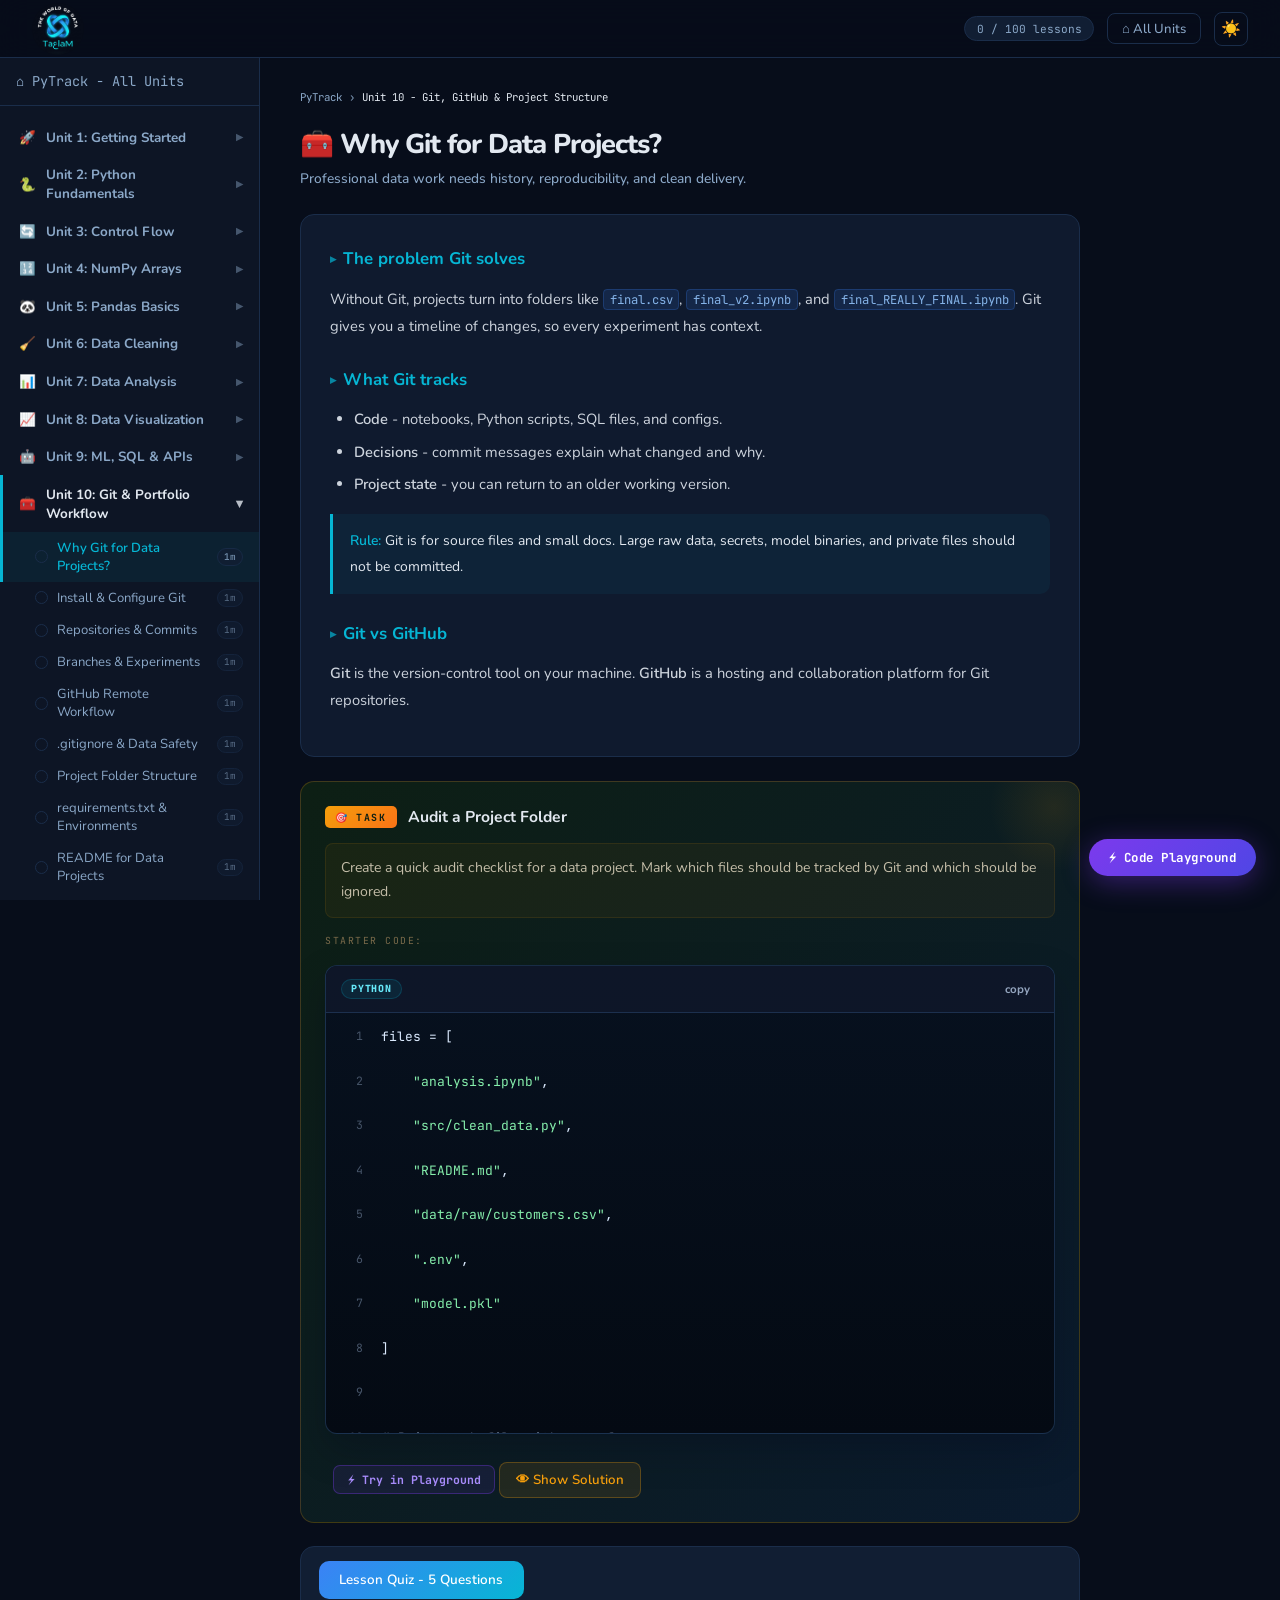
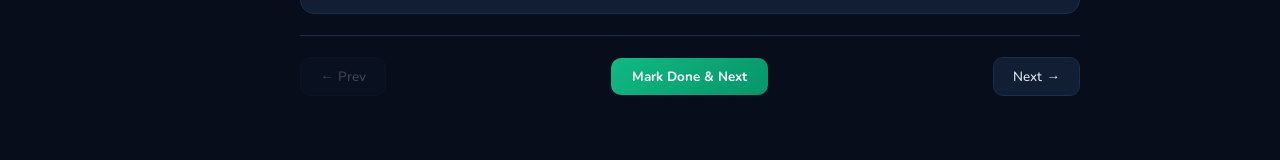
<file: units/unit-10.html>
<!DOCTYPE html>
<html lang="en">
<head>
<meta charset="UTF-8"/>
<meta name="viewport" content="width=device-width, initial-scale=1.0"/>
<title>Unit 10 - Git, GitHub & Project Structure | PyTrack</title>
<link rel="stylesheet" href="../css/style.css?v=20260514"/>
  <link rel="icon" type="image/png" href="../New Logo last.png">
</head>
<body class="code-card-preview">

<nav>
  <a class="nav-logo" href="../index.html"><img src="../New Logo last.png" alt="Ta3laM" class="nav-logo-img"></a>
  <div class="nav-right">
    <div class="progress-badge" id="nav-progress">0 / 100 lessons</div>
    <a class="btn-outline" href="../index.html">⌂ All Units</a>
    <button id="theme-toggle" class="btn-theme-toggle" onclick="toggleTheme()" title="Toggle theme">☀️</button>
  </div>
</nav>

<div class="lesson-page">
  <aside class="sidebar">
    <div class="sidebar-logo">
      <a href="../index.html" class="sidebar-home">⌂ PyTrack - All Units</a>
    </div>
    <div class="sidebar-inner">
      <div class="sidebar-unit">
  <div class="sidebar-unit-header" onclick="toggleUnit(this)"><span>🚀</span><span>Unit 1: Getting Started</span><span class="sidebar-unit-arrow">▶</span></div>
  <div class="sidebar-lessons"><a class="sidebar-lesson" id="slink-1-0" href="unit-1.html"><span class="lesson-check" id="chk-1-0"></span>What is Python & Data Analysis?</a><a class="sidebar-lesson" id="slink-1-1" href="unit-1.html"><span class="lesson-check" id="chk-1-1"></span>Installing Anaconda</a><a class="sidebar-lesson" id="slink-1-2" href="unit-1.html"><span class="lesson-check" id="chk-1-2"></span>Jupyter Notebook Basics</a><a class="sidebar-lesson" id="slink-1-3" href="unit-1.html"><span class="lesson-check" id="chk-1-3"></span>Your First Python Code</a><a class="sidebar-lesson" id="slink-1-4" href="unit-1.html"><span class="lesson-check" id="chk-1-4"></span>Understanding Errors</a><a class="sidebar-lesson" id="slink-1-5" href="unit-1.html"><span class="lesson-check" id="chk-1-5"></span>Variables & Operators</a><a class="sidebar-lesson" id="slink-1-6" href="unit-1.html"><span class="lesson-check" id="chk-1-6"></span>Virtual Environments & pip</a><a class="sidebar-lesson" id="slink-1-7" href="unit-1.html"><span class="lesson-check" id="chk-1-7"></span>Python in VS Code</a><a class="sidebar-lesson" id="slink-1-8" href="unit-1.html"><span class="lesson-check" id="chk-1-8"></span>Running Python Scripts</a><a class="sidebar-lesson" id="slink-1-9" href="unit-1.html"><span class="lesson-check" id="chk-1-9"></span>Comments & Code Style</a></div>
</div><div class="sidebar-unit">
  <div class="sidebar-unit-header" onclick="toggleUnit(this)"><span>🐍</span><span>Unit 2: Python Fundamentals</span><span class="sidebar-unit-arrow">▶</span></div>
  <div class="sidebar-lessons"><a class="sidebar-lesson" id="slink-2-0" href="unit-2.html"><span class="lesson-check" id="chk-2-0"></span>Variables & Data Types</a><a class="sidebar-lesson" id="slink-2-1" href="unit-2.html"><span class="lesson-check" id="chk-2-1"></span>Numbers & Math</a><a class="sidebar-lesson" id="slink-2-2" href="unit-2.html"><span class="lesson-check" id="chk-2-2"></span>Strings</a><a class="sidebar-lesson" id="slink-2-3" href="unit-2.html"><span class="lesson-check" id="chk-2-3"></span>Lists</a><a class="sidebar-lesson" id="slink-2-4" href="unit-2.html"><span class="lesson-check" id="chk-2-4"></span>Dictionaries</a><a class="sidebar-lesson" id="slink-2-5" href="unit-2.html"><span class="lesson-check" id="chk-2-5"></span>Tuples & Sets</a><a class="sidebar-lesson" id="slink-2-6" href="unit-2.html"><span class="lesson-check" id="chk-2-6"></span>Type Conversion</a><a class="sidebar-lesson" id="slink-2-7" href="unit-2.html"><span class="lesson-check" id="chk-2-7"></span>Modules & Import</a><a class="sidebar-lesson" id="slink-2-8" href="unit-2.html"><span class="lesson-check" id="chk-2-8"></span>Regular Expressions</a><a class="sidebar-lesson" id="slink-2-9" href="unit-2.html"><span class="lesson-check" id="chk-2-9"></span>Exception Handling</a></div>
</div><div class="sidebar-unit">
  <div class="sidebar-unit-header" onclick="toggleUnit(this)"><span>🔄</span><span>Unit 3: Control Flow</span><span class="sidebar-unit-arrow">▶</span></div>
  <div class="sidebar-lessons"><a class="sidebar-lesson" id="slink-3-0" href="unit-3.html"><span class="lesson-check" id="chk-3-0"></span>If / Elif / Else</a><a class="sidebar-lesson" id="slink-3-1" href="unit-3.html"><span class="lesson-check" id="chk-3-1"></span>For Loops</a><a class="sidebar-lesson" id="slink-3-2" href="unit-3.html"><span class="lesson-check" id="chk-3-2"></span>While Loops</a><a class="sidebar-lesson" id="slink-3-3" href="unit-3.html"><span class="lesson-check" id="chk-3-3"></span>Functions</a><a class="sidebar-lesson" id="slink-3-4" href="unit-3.html"><span class="lesson-check" id="chk-3-4"></span>Lambda Functions</a><a class="sidebar-lesson" id="slink-3-5" href="unit-3.html"><span class="lesson-check" id="chk-3-5"></span>List Comprehensions</a><a class="sidebar-lesson" id="slink-3-6" href="unit-3.html"><span class="lesson-check" id="chk-3-6"></span>Dict & Set Comprehensions</a><a class="sidebar-lesson" id="slink-3-7" href="unit-3.html"><span class="lesson-check" id="chk-3-7"></span>File I/O</a><a class="sidebar-lesson" id="slink-3-8" href="unit-3.html"><span class="lesson-check" id="chk-3-8"></span>Classes & OOP Basics</a><a class="sidebar-lesson" id="slink-3-9" href="unit-3.html"><span class="lesson-check" id="chk-3-9"></span>Inheritance & Methods</a></div>
</div><div class="sidebar-unit">
  <div class="sidebar-unit-header" onclick="toggleUnit(this)"><span>🔢</span><span>Unit 4: NumPy Arrays</span><span class="sidebar-unit-arrow">▶</span></div>
  <div class="sidebar-lessons"><a class="sidebar-lesson" id="slink-4-0" href="unit-4.html"><span class="lesson-check" id="chk-4-0"></span>Introduction to NumPy</a><a class="sidebar-lesson" id="slink-4-1" href="unit-4.html"><span class="lesson-check" id="chk-4-1"></span>Arrays & Dimensions</a><a class="sidebar-lesson" id="slink-4-2" href="unit-4.html"><span class="lesson-check" id="chk-4-2"></span>Operations & Filtering</a><a class="sidebar-lesson" id="slink-4-3" href="unit-4.html"><span class="lesson-check" id="chk-4-3"></span>Statistics with NumPy</a><a class="sidebar-lesson" id="slink-4-4" href="unit-4.html"><span class="lesson-check" id="chk-4-4"></span>Reshape, Sort & Search</a><a class="sidebar-lesson" id="slink-4-5" href="unit-4.html"><span class="lesson-check" id="chk-4-5"></span>Random Numbers</a><a class="sidebar-lesson" id="slink-4-6" href="unit-4.html"><span class="lesson-check" id="chk-4-6"></span>Broadcasting</a><a class="sidebar-lesson" id="slink-4-7" href="unit-4.html"><span class="lesson-check" id="chk-4-7"></span>Linear Algebra Basics</a><a class="sidebar-lesson" id="slink-4-8" href="unit-4.html"><span class="lesson-check" id="chk-4-8"></span>Date & Time with NumPy</a><a class="sidebar-lesson" id="slink-4-9" href="unit-4.html"><span class="lesson-check" id="chk-4-9"></span>Performance Tips</a></div>
</div><div class="sidebar-unit">
  <div class="sidebar-unit-header" onclick="toggleUnit(this)"><span>🐼</span><span>Unit 5: Pandas Basics</span><span class="sidebar-unit-arrow">▶</span></div>
  <div class="sidebar-lessons"><a class="sidebar-lesson" id="slink-5-0" href="unit-5.html"><span class="lesson-check" id="chk-5-0"></span>Pandas Series</a><a class="sidebar-lesson" id="slink-5-1" href="unit-5.html"><span class="lesson-check" id="chk-5-1"></span>DataFrames</a><a class="sidebar-lesson" id="slink-5-2" href="unit-5.html"><span class="lesson-check" id="chk-5-2"></span>Reading CSV & Excel</a><a class="sidebar-lesson" id="slink-5-3" href="unit-5.html"><span class="lesson-check" id="chk-5-3"></span>Exploring Your Data</a><a class="sidebar-lesson" id="slink-5-4" href="unit-5.html"><span class="lesson-check" id="chk-5-4"></span>Selecting & Filtering</a><a class="sidebar-lesson" id="slink-5-5" href="unit-5.html"><span class="lesson-check" id="chk-5-5"></span>Adding & Modifying Columns</a><a class="sidebar-lesson" id="slink-5-6" href="unit-5.html"><span class="lesson-check" id="chk-5-6"></span>Sorting & Ranking</a><a class="sidebar-lesson" id="slink-5-7" href="unit-5.html"><span class="lesson-check" id="chk-5-7"></span>apply() & map()</a><a class="sidebar-lesson" id="slink-5-8" href="unit-5.html"><span class="lesson-check" id="chk-5-8"></span>String Methods in Pandas</a><a class="sidebar-lesson" id="slink-5-9" href="unit-5.html"><span class="lesson-check" id="chk-5-9"></span>Working with Dates</a></div>
</div><div class="sidebar-unit">
  <div class="sidebar-unit-header" onclick="toggleUnit(this)"><span>🧹</span><span>Unit 6: Data Cleaning</span><span class="sidebar-unit-arrow">▶</span></div>
  <div class="sidebar-lessons"><a class="sidebar-lesson" id="slink-6-0" href="unit-6.html"><span class="lesson-check" id="chk-6-0"></span>Finding Missing Values</a><a class="sidebar-lesson" id="slink-6-1" href="unit-6.html"><span class="lesson-check" id="chk-6-1"></span>Filling & Dropping Missing Data</a><a class="sidebar-lesson" id="slink-6-2" href="unit-6.html"><span class="lesson-check" id="chk-6-2"></span>Duplicates & Data Types</a><a class="sidebar-lesson" id="slink-6-3" href="unit-6.html"><span class="lesson-check" id="chk-6-3"></span>String Cleaning</a><a class="sidebar-lesson" id="slink-6-4" href="unit-6.html"><span class="lesson-check" id="chk-6-4"></span>Detecting Outliers</a><a class="sidebar-lesson" id="slink-6-5" href="unit-6.html"><span class="lesson-check" id="chk-6-5"></span>Removing Outliers</a><a class="sidebar-lesson" id="slink-6-6" href="unit-6.html"><span class="lesson-check" id="chk-6-6"></span>Data Validation</a><a class="sidebar-lesson" id="slink-6-7" href="unit-6.html"><span class="lesson-check" id="chk-6-7"></span>Encoding Categorical Data</a><a class="sidebar-lesson" id="slink-6-8" href="unit-6.html"><span class="lesson-check" id="chk-6-8"></span>Binning & Discretization</a><a class="sidebar-lesson" id="slink-6-9" href="unit-6.html"><span class="lesson-check" id="chk-6-9"></span>Full Cleaning Pipeline</a></div>
</div><div class="sidebar-unit">
  <div class="sidebar-unit-header" onclick="toggleUnit(this)"><span>📊</span><span>Unit 7: Data Analysis</span><span class="sidebar-unit-arrow">▶</span></div>
  <div class="sidebar-lessons"><a class="sidebar-lesson" id="slink-7-0" href="unit-7.html"><span class="lesson-check" id="chk-7-0"></span>Descriptive Statistics</a><a class="sidebar-lesson" id="slink-7-1" href="unit-7.html"><span class="lesson-check" id="chk-7-1"></span>GroupBy — Grouped Analysis</a><a class="sidebar-lesson" id="slink-7-2" href="unit-7.html"><span class="lesson-check" id="chk-7-2"></span>Merging DataFrames</a><a class="sidebar-lesson" id="slink-7-3" href="unit-7.html"><span class="lesson-check" id="chk-7-3"></span>Concat & Join</a><a class="sidebar-lesson" id="slink-7-4" href="unit-7.html"><span class="lesson-check" id="chk-7-4"></span>Pivot Tables</a><a class="sidebar-lesson" id="slink-7-5" href="unit-7.html"><span class="lesson-check" id="chk-7-5"></span>Time Series Basics</a><a class="sidebar-lesson" id="slink-7-6" href="unit-7.html"><span class="lesson-check" id="chk-7-6"></span>Window Functions</a><a class="sidebar-lesson" id="slink-7-7" href="unit-7.html"><span class="lesson-check" id="chk-7-7"></span>Correlation & Regression</a><a class="sidebar-lesson" id="slink-7-8" href="unit-7.html"><span class="lesson-check" id="chk-7-8"></span>Sampling & Hypothesis Testing</a><a class="sidebar-lesson" id="slink-7-9" href="unit-7.html"><span class="lesson-check" id="chk-7-9"></span>Building Analysis Reports</a></div>
</div><div class="sidebar-unit">
  <div class="sidebar-unit-header" onclick="toggleUnit(this)"><span>📈</span><span>Unit 8: Data Visualization</span><span class="sidebar-unit-arrow">▶</span></div>
  <div class="sidebar-lessons"><a class="sidebar-lesson" id="slink-8-0" href="unit-8.html"><span class="lesson-check" id="chk-8-0"></span>Matplotlib Basics</a><a class="sidebar-lesson" id="slink-8-1" href="unit-8.html"><span class="lesson-check" id="chk-8-1"></span>Bar & Line Charts</a><a class="sidebar-lesson" id="slink-8-2" href="unit-8.html"><span class="lesson-check" id="chk-8-2"></span>Histograms & Scatter Plots</a><a class="sidebar-lesson" id="slink-8-3" href="unit-8.html"><span class="lesson-check" id="chk-8-3"></span>Pie & Area Charts</a><a class="sidebar-lesson" id="slink-8-4" href="unit-8.html"><span class="lesson-check" id="chk-8-4"></span>Seaborn Charts</a><a class="sidebar-lesson" id="slink-8-5" href="unit-8.html"><span class="lesson-check" id="chk-8-5"></span>Heatmaps & Pair Plots</a><a class="sidebar-lesson" id="slink-8-6" href="unit-8.html"><span class="lesson-check" id="chk-8-6"></span>Subplots & Dashboards</a><a class="sidebar-lesson" id="slink-8-7" href="unit-8.html"><span class="lesson-check" id="chk-8-7"></span>Plotly — Interactive Charts</a><a class="sidebar-lesson" id="slink-8-8" href="unit-8.html"><span class="lesson-check" id="chk-8-8"></span>Chart Styling & Themes</a><a class="sidebar-lesson" id="slink-8-9" href="unit-8.html"><span class="lesson-check" id="chk-8-9"></span>Exporting & Sharing Charts</a></div>
</div><div class="sidebar-unit">
  <div class="sidebar-unit-header" onclick="toggleUnit(this)"><span>🤖</span><span>Unit 9: ML, SQL & APIs</span><span class="sidebar-unit-arrow">▶</span></div>
  <div class="sidebar-lessons"><a class="sidebar-lesson" id="slink-9-0" href="unit-9.html"><span class="lesson-check" id="chk-9-0"></span>Intro to Machine Learning</a><a class="sidebar-lesson" id="slink-9-1" href="unit-9.html"><span class="lesson-check" id="chk-9-1"></span>Scikit-learn Basics</a><a class="sidebar-lesson" id="slink-9-2" href="unit-9.html"><span class="lesson-check" id="chk-9-2"></span>Linear Regression</a><a class="sidebar-lesson" id="slink-9-3" href="unit-9.html"><span class="lesson-check" id="chk-9-3"></span>Logistic Regression</a><a class="sidebar-lesson" id="slink-9-4" href="unit-9.html"><span class="lesson-check" id="chk-9-4"></span>Decision Trees & Random Forest</a><a class="sidebar-lesson" id="slink-9-5" href="unit-9.html"><span class="lesson-check" id="chk-9-5"></span>Model Evaluation</a><a class="sidebar-lesson" id="slink-9-6" href="unit-9.html"><span class="lesson-check" id="chk-9-6"></span>Feature Engineering</a><a class="sidebar-lesson" id="slink-9-7" href="unit-9.html"><span class="lesson-check" id="chk-9-7"></span>SQL with Python</a><a class="sidebar-lesson" id="slink-9-8" href="unit-9.html"><span class="lesson-check" id="chk-9-8"></span>REST APIs & requests</a><a class="sidebar-lesson" id="slink-9-9" href="unit-9.html"><span class="lesson-check" id="chk-9-9"></span>Web Scraping</a></div>
</div>
      <div class="sidebar-unit">
        <div class="sidebar-unit-header active-unit open" onclick="toggleUnit(this)"><span>🧰</span><span>Unit 10: Git & Portfolio Workflow</span><span class="sidebar-unit-arrow">▶</span></div>
        <div class="sidebar-lessons open">
          <a class="sidebar-lesson active" id="slink-10-0" href="javascript:showLesson(0)" onclick="showLesson(0);return false;"><span class="lesson-check" id="chk-10-0"></span>Why Git for Data Projects?</a>
          <a class="sidebar-lesson" id="slink-10-1" href="javascript:showLesson(1)" onclick="showLesson(1);return false;"><span class="lesson-check" id="chk-10-1"></span>Install & Configure Git</a>
          <a class="sidebar-lesson" id="slink-10-2" href="javascript:showLesson(2)" onclick="showLesson(2);return false;"><span class="lesson-check" id="chk-10-2"></span>Repositories & Commits</a>
          <a class="sidebar-lesson" id="slink-10-3" href="javascript:showLesson(3)" onclick="showLesson(3);return false;"><span class="lesson-check" id="chk-10-3"></span>Branches & Experiments</a>
          <a class="sidebar-lesson" id="slink-10-4" href="javascript:showLesson(4)" onclick="showLesson(4);return false;"><span class="lesson-check" id="chk-10-4"></span>GitHub Remote Workflow</a>
          <a class="sidebar-lesson" id="slink-10-5" href="javascript:showLesson(5)" onclick="showLesson(5);return false;"><span class="lesson-check" id="chk-10-5"></span>.gitignore & Data Safety</a>
          <a class="sidebar-lesson" id="slink-10-6" href="javascript:showLesson(6)" onclick="showLesson(6);return false;"><span class="lesson-check" id="chk-10-6"></span>Project Folder Structure</a>
          <a class="sidebar-lesson" id="slink-10-7" href="javascript:showLesson(7)" onclick="showLesson(7);return false;"><span class="lesson-check" id="chk-10-7"></span>requirements.txt & Environments</a>
          <a class="sidebar-lesson" id="slink-10-8" href="javascript:showLesson(8)" onclick="showLesson(8);return false;"><span class="lesson-check" id="chk-10-8"></span>README for Data Projects</a>
          <a class="sidebar-lesson" id="slink-10-9" href="javascript:showLesson(9)" onclick="showLesson(9);return false;"><span class="lesson-check" id="chk-10-9"></span>Portfolio Release Checklist</a>
        </div>
      </div>
      <div class="sidebar-unit"><div class="sidebar-unit-header" onclick="toggleUnit(this)"><span>🏆</span><span>Capstone Projects</span><span class="sidebar-unit-arrow">▶</span></div><div class="sidebar-lessons"><a class="sidebar-lesson" href="../capstone.html">View Projects</a></div></div>
    </div>
  </aside>

  <main class="lesson-main">
    <div class="breadcrumb"><a href="../index.html">PyTrack</a> › <span>Unit 10 - Git, GitHub & Project Structure</span></div>
    <div id="lesson-panels">

<div class="lesson-panel active" id="panel-0">
  <div class="lesson-title-bar"><h2>🧰 Why Git for Data Projects?</h2><p>Professional data work needs history, reproducibility, and clean delivery.</p></div>
  <div class="lesson-body">
<h3>The problem Git solves</h3>
<p>Without Git, projects turn into folders like <code class="ci">final.csv</code>, <code class="ci">final_v2.ipynb</code>, and <code class="ci">final_REALLY_FINAL.ipynb</code>. Git gives you a timeline of changes, so every experiment has context.</p>
<h3>What Git tracks</h3>
<ul>
<li><strong>Code</strong> - notebooks, Python scripts, SQL files, and configs.</li>
<li><strong>Decisions</strong> - commit messages explain what changed and why.</li>
<li><strong>Project state</strong> - you can return to an older working version.</li>
</ul>
<div class="note-box"><strong>Rule:</strong> Git is for source files and small docs. Large raw data, secrets, model binaries, and private files should not be committed.</div>
<h3>Git vs GitHub</h3>
<p><strong>Git</strong> is the version-control tool on your machine. <strong>GitHub</strong> is a hosting and collaboration platform for Git repositories.</p>
  </div>
  <div class="task-section">
    <div class="task-header"><span class="task-badge">🎯 TASK</span><span class="task-title">Audit a Project Folder</span></div>
    <div class="task-desc">Create a quick audit checklist for a data project. Mark which files should be tracked by Git and which should be ignored.</div>
    <div class="task-starter-label">Starter code:</div>
    <div class="code-block"><div class="code-header"><span>python</span><button class="copy-btn">copy</button></div><div class="code-body">files = [
    "analysis.ipynb",
    "src/clean_data.py",
    "README.md",
    "data/raw/customers.csv",
    ".env",
    "model.pkl"
]

# Print each file with one of:
# TRACK, IGNORE, or REVIEW
for file in files:
    print(file, "->", "???")</div></div>
    <button class="btn-try-it" onclick="tryCode(this.previousElementSibling.querySelector('.code-body').textContent)">⚡ Try in Playground</button>
    <button class="btn-show-solution" onclick="toggleSolution(this)">👁 Show Solution</button>
    <div class="task-solution" style="display:none">
      <div class="solution-label">✅ Solution</div>
      <div class="code-block"><div class="code-header"><span>python</span><button class="copy-btn">copy</button></div><div class="code-body">files = [
    "analysis.ipynb",
    "src/clean_data.py",
    "README.md",
    "data/raw/customers.csv",
    ".env",
    "model.pkl"
]

for file in files:
    if file.startswith("data/raw/") or file.endswith((".pkl", ".joblib")):
        decision = "IGNORE or store outside Git"
    elif file == ".env":
        decision = "IGNORE - contains secrets"
    elif file.endswith((".py", ".ipynb", ".md", ".sql", ".txt")):
        decision = "TRACK"
    else:
        decision = "REVIEW"
    print(f"{file:24} -> {decision}")</div></div>
    </div>
  </div>
</div>

<div class="lesson-panel" id="panel-1">
  <div class="lesson-title-bar"><h2>⚙️ Install & Configure Git</h2><p>Set your identity and confirm Git is ready.</p></div>
  <div class="lesson-body">
<h3>Essential commands</h3>
<div class="code-block"><div class="code-header"><span>bash</span><button class="copy-btn">copy</button></div><div class="code-body">git --version
git config --global user.name "Your Name"
git config --global user.email "you@example.com"
git config --global init.defaultBranch main
git config --list</div></div>
<h3>Why identity matters</h3>
<p>Every commit stores an author name and email. This is how GitHub connects your local commits to your profile.</p>
<div class="tip-box"><strong>Tip:</strong> Use the same email address connected to your GitHub account, or use GitHub's private noreply email if you prefer privacy.</div>
  </div>
  <div class="task-section">
    <div class="task-header"><span class="task-badge">🎯 TASK</span><span class="task-title">Generate Your Git Setup Checklist</span></div>
    <div class="task-desc">Create a command checklist for configuring Git on a new machine.</div>
    <div class="task-starter-label">Starter code:</div>
    <div class="code-block"><div class="code-header"><span>python</span><button class="copy-btn">copy</button></div><div class="code-body">name = "Your Name"
email = "you@example.com"

commands = [
    # add the setup commands here
]

for command in commands:
    print(command)</div></div>
    <button class="btn-try-it" onclick="tryCode(this.previousElementSibling.querySelector('.code-body').textContent)">⚡ Try in Playground</button>
    <button class="btn-show-solution" onclick="toggleSolution(this)">👁 Show Solution</button>
    <div class="task-solution" style="display:none">
      <div class="solution-label">✅ Solution</div>
      <div class="code-block"><div class="code-header"><span>python</span><button class="copy-btn">copy</button></div><div class="code-body">name = "Your Name"
email = "you@example.com"

commands = [
    "git --version",
    f'git config --global user.name "{name}"',
    f'git config --global user.email "{email}"',
    "git config --global init.defaultBranch main",
    "git config --list"
]

for i, command in enumerate(commands, start=1):
    print(f"{i}. {command}")</div></div>
    </div>
  </div>
</div>

<div class="lesson-panel" id="panel-2">
  <div class="lesson-title-bar"><h2>📦 Repositories & Commits</h2><p>A repository is the tracked project; a commit is a saved checkpoint.</p></div>
  <div class="lesson-body">
<h3>Core workflow</h3>
<div class="code-block"><div class="code-header"><span>bash</span><button class="copy-btn">copy</button></div><div class="code-body">git init
git status
git add README.md notebooks/analysis.ipynb src/clean.py
git commit -m "Add first analysis workflow"</div></div>
<h3>Good commit messages</h3>
<p>A useful commit message says what changed in a specific, readable way. Use verbs like <code class="ci">Add</code>, <code class="ci">Fix</code>, <code class="ci">Refactor</code>, <code class="ci">Document</code>, and <code class="ci">Update</code>.</p>
  </div>
  <div class="task-section">
    <div class="task-header"><span class="task-badge">🎯 TASK</span><span class="task-title">Build a Commit Plan</span></div>
    <div class="task-desc">Given a list of project changes, group them into focused commits with clear messages.</div>
    <div class="task-starter-label">Starter code:</div>
    <div class="code-block"><div class="code-header"><span>python</span><button class="copy-btn">copy</button></div><div class="code-body">changes = [
    "clean missing values",
    "add revenue chart",
    "write README",
    "fix typo in notebook",
    "save raw dataset"
]

# Create focused commit messages.
commit_messages = []

for message in commit_messages:
    print("-", message)</div></div>
    <button class="btn-try-it" onclick="tryCode(this.previousElementSibling.querySelector('.code-body').textContent)">⚡ Try in Playground</button>
    <button class="btn-show-solution" onclick="toggleSolution(this)">👁 Show Solution</button>
    <div class="task-solution" style="display:none">
      <div class="solution-label">✅ Solution</div>
      <div class="code-block"><div class="code-header"><span>python</span><button class="copy-btn">copy</button></div><div class="code-body">commit_messages = [
    "Add data cleaning workflow",
    "Add revenue visualization",
    "Document project setup in README",
    "Fix notebook typo",
    "Ignore raw dataset instead of committing it"
]

for message in commit_messages:
    print("-", message)</div></div>
    </div>
  </div>
</div>

<div class="lesson-panel" id="panel-3">
  <div class="lesson-title-bar"><h2>🌿 Branches & Safe Experiments</h2><p>Branches let you experiment without damaging the main project.</p></div>
  <div class="lesson-body">
<h3>Common branch workflow</h3>
<div class="code-block"><div class="code-header"><span>bash</span><button class="copy-btn">copy</button></div><div class="code-body">git switch -c feature/churn-model
git status
git add .
git commit -m "Add churn model baseline"
git switch main
git merge feature/churn-model</div></div>
<h3>Naming branches</h3>
<p>Use clear names such as <code class="ci">feature/sales-dashboard</code>, <code class="ci">fix/readme-setup</code>, or <code class="ci">analysis/customer-churn-eda</code>.</p>
  </div>
  <div class="task-section">
    <div class="task-header"><span class="task-badge">🎯 TASK</span><span class="task-title">Create Branch Names</span></div>
    <div class="task-desc">Convert project tasks into clean branch names.</div>
    <div class="task-starter-label">Starter code:</div>
    <div class="code-block"><div class="code-header"><span>python</span><button class="copy-btn">copy</button></div><div class="code-body">tasks = [
    "Add EDA notebook",
    "Fix README instructions",
    "Build sales dashboard",
    "Try random forest model"
]

# Convert each task into a branch name.
for task in tasks:
    print(task, "->", "???")</div></div>
    <button class="btn-try-it" onclick="tryCode(this.previousElementSibling.querySelector('.code-body').textContent)">⚡ Try in Playground</button>
    <button class="btn-show-solution" onclick="toggleSolution(this)">👁 Show Solution</button>
    <div class="task-solution" style="display:none">
      <div class="solution-label">✅ Solution</div>
      <div class="code-block"><div class="code-header"><span>python</span><button class="copy-btn">copy</button></div><div class="code-body">import re

tasks = [
    ("analysis", "Add EDA notebook"),
    ("fix", "Fix README instructions"),
    ("feature", "Build sales dashboard"),
    ("experiment", "Try random forest model")
]

for prefix, task in tasks:
    slug = re.sub(r"[^a-z0-9]+", "-", task.lower()).strip("-")
    print(f"{task:28} -> {prefix}/{slug}")</div></div>
    </div>
  </div>
</div>

<div class="lesson-panel" id="panel-4">
  <div class="lesson-title-bar"><h2>☁️ GitHub Remote Workflow</h2><p>Push your local repository to GitHub and collaborate safely.</p></div>
  <div class="lesson-body">
<h3>Local to GitHub</h3>
<div class="code-block"><div class="code-header"><span>bash</span><button class="copy-btn">copy</button></div><div class="code-body">git remote add origin https://github.com/username/project-name.git
git branch -M main
git push -u origin main</div></div>
<h3>Daily sync commands</h3>
<div class="code-block"><div class="code-header"><span>bash</span><button class="copy-btn">copy</button></div><div class="code-body">git pull
git status
git add .
git commit -m "Update analysis"
git push</div></div>
<div class="note-box"><strong>Professional habit:</strong> Pull before starting work, commit focused changes, and push when the project is in a meaningful state.</div>
  </div>
  <div class="task-section">
    <div class="task-header"><span class="task-badge">🎯 TASK</span><span class="task-title">Generate Remote Commands</span></div>
    <div class="task-desc">Generate the first-push commands for a GitHub repository.</div>
    <div class="task-starter-label">Starter code:</div>
    <div class="code-block"><div class="code-header"><span>python</span><button class="copy-btn">copy</button></div><div class="code-body">username = "yourusername"
repo = "sales-dashboard"

# Print the commands needed to connect and push.
commands = []

for command in commands:
    print(command)</div></div>
    <button class="btn-try-it" onclick="tryCode(this.previousElementSibling.querySelector('.code-body').textContent)">⚡ Try in Playground</button>
    <button class="btn-show-solution" onclick="toggleSolution(this)">👁 Show Solution</button>
    <div class="task-solution" style="display:none">
      <div class="solution-label">✅ Solution</div>
      <div class="code-block"><div class="code-header"><span>python</span><button class="copy-btn">copy</button></div><div class="code-body">username = "yourusername"
repo = "sales-dashboard"

commands = [
    f"git remote add origin https://github.com/{username}/{repo}.git",
    "git branch -M main",
    "git push -u origin main"
]

for command in commands:
    print(command)</div></div>
    </div>
  </div>
</div>

<div class="lesson-panel" id="panel-5">
  <div class="lesson-title-bar"><h2>🛡️ .gitignore & Data Safety</h2><p>Protect private files and keep repositories lightweight.</p></div>
  <div class="lesson-body">
<h3>Files you usually ignore</h3>
<ul>
<li><code class="ci">.env</code> files with API keys.</li>
<li>Large raw datasets and exports.</li>
<li>Python cache folders like <code class="ci">__pycache__/</code>.</li>
<li>Model binaries like <code class="ci">*.pkl</code> unless deliberately versioned elsewhere.</li>
</ul>
<div class="code-block"><div class="code-header"><span>gitignore</span><button class="copy-btn">copy</button></div><div class="code-body">.env
__pycache__/
*.pyc
data/raw/
data/private/
models/*.pkl
.ipynb_checkpoints/</div></div>
  </div>
  <div class="task-section">
    <div class="task-header"><span class="task-badge">🎯 TASK</span><span class="task-title">Generate a Data Project .gitignore</span></div>
    <div class="task-desc">Create a .gitignore template for a professional data analysis repository.</div>
    <div class="task-starter-label">Starter code:</div>
    <div class="code-block"><div class="code-header"><span>python</span><button class="copy-btn">copy</button></div><div class="code-body">ignore_rules = [
    # add rules here
]

print("\\n".join(ignore_rules))</div></div>
    <button class="btn-try-it" onclick="tryCode(this.previousElementSibling.querySelector('.code-body').textContent)">⚡ Try in Playground</button>
    <button class="btn-show-solution" onclick="toggleSolution(this)">👁 Show Solution</button>
    <div class="task-solution" style="display:none">
      <div class="solution-label">✅ Solution</div>
      <div class="code-block"><div class="code-header"><span>python</span><button class="copy-btn">copy</button></div><div class="code-body">ignore_rules = [
    ".env",
    "__pycache__/",
    "*.pyc",
    ".ipynb_checkpoints/",
    "data/raw/",
    "data/private/",
    "reports/tmp/",
    "models/*.pkl",
    "models/*.joblib",
    "*.log"
]

print("\\n".join(ignore_rules))</div></div>
    </div>
  </div>
</div>

<div class="lesson-panel" id="panel-6">
  <div class="lesson-title-bar"><h2>🗂️ Project Folder Structure</h2><p>A clear structure helps other people trust and rerun your work.</p></div>
  <div class="lesson-body">
<h3>Recommended layout</h3>
<div class="code-block"><div class="code-header"><span>text</span><button class="copy-btn">copy</button></div><div class="code-body">project-name/
  README.md
  requirements.txt
  notebooks/
    01_eda.ipynb
    02_modeling.ipynb
  src/
    clean_data.py
    features.py
  data/
    raw/
    processed/
  reports/
    figures/</div></div>
<p>This layout separates exploration, reusable code, data, and final reports. It also makes the repository easier to review.</p>
  </div>
  <div class="task-section">
    <div class="task-header"><span class="task-badge">🎯 TASK</span><span class="task-title">Create a Project Tree</span></div>
    <div class="task-desc">Generate a clean folder tree for a customer churn project.</div>
    <div class="task-starter-label">Starter code:</div>
    <div class="code-block"><div class="code-header"><span>python</span><button class="copy-btn">copy</button></div><div class="code-body">project = "customer-churn-analysis"
folders = [
    # add folders here
]

print(project + "/")
for folder in folders:
    print("  " + folder)</div></div>
    <button class="btn-try-it" onclick="tryCode(this.previousElementSibling.querySelector('.code-body').textContent)">⚡ Try in Playground</button>
    <button class="btn-show-solution" onclick="toggleSolution(this)">👁 Show Solution</button>
    <div class="task-solution" style="display:none">
      <div class="solution-label">✅ Solution</div>
      <div class="code-block"><div class="code-header"><span>python</span><button class="copy-btn">copy</button></div><div class="code-body">project = "customer-churn-analysis"
items = [
    "README.md",
    "requirements.txt",
    "notebooks/01_eda.ipynb",
    "notebooks/02_modeling.ipynb",
    "src/clean_data.py",
    "src/train_model.py",
    "data/raw/",
    "data/processed/",
    "reports/figures/"
]

print(project + "/")
for item in items:
    print("  " + item)</div></div>
    </div>
  </div>
</div>

<div class="lesson-panel" id="panel-7">
  <div class="lesson-title-bar"><h2>📌 requirements.txt & Environments</h2><p>Reproducibility means someone else can install the same dependencies.</p></div>
  <div class="lesson-body">
<h3>Two common files</h3>
<div class="code-block"><div class="code-header"><span>bash</span><button class="copy-btn">copy</button></div><div class="code-body">pip freeze > requirements.txt
pip install -r requirements.txt</div></div>
<h3>Better manual requirements for portfolio projects</h3>
<div class="code-block"><div class="code-header"><span>text</span><button class="copy-btn">copy</button></div><div class="code-body">pandas
numpy
matplotlib
seaborn
scikit-learn
jupyter</div></div>
<p>A manually curated requirements file is often cleaner than freezing every package from a large environment.</p>
  </div>
  <div class="task-section">
    <div class="task-header"><span class="task-badge">🎯 TASK</span><span class="task-title">Build Requirements from Imports</span></div>
    <div class="task-desc">Given imports from a notebook, generate a minimal requirements list.</div>
    <div class="task-starter-label">Starter code:</div>
    <div class="code-block"><div class="code-header"><span>python</span><button class="copy-btn">copy</button></div><div class="code-body">imports = ["pandas", "numpy", "matplotlib.pyplot", "sklearn", "sqlite3"]

# Map imports to package names.
requirements = []

for package in requirements:
    print(package)</div></div>
    <button class="btn-try-it" onclick="tryCode(this.previousElementSibling.querySelector('.code-body').textContent)">⚡ Try in Playground</button>
    <button class="btn-show-solution" onclick="toggleSolution(this)">👁 Show Solution</button>
    <div class="task-solution" style="display:none">
      <div class="solution-label">✅ Solution</div>
      <div class="code-block"><div class="code-header"><span>python</span><button class="copy-btn">copy</button></div><div class="code-body">imports = ["pandas", "numpy", "matplotlib.pyplot", "sklearn", "sqlite3"]

package_map = {
    "pandas": "pandas",
    "numpy": "numpy",
    "matplotlib": "matplotlib",
    "sklearn": "scikit-learn",
    "seaborn": "seaborn"
}

requirements = []
for item in imports:
    root = item.split(".")[0]
    if root in package_map and package_map[root] not in requirements:
        requirements.append(package_map[root])

for package in requirements:
    print(package)</div></div>
    </div>
  </div>
</div>

<div class="lesson-panel" id="panel-8">
  <div class="lesson-title-bar"><h2>📝 README for Data Projects</h2><p>Your README is the front door to your portfolio project.</p></div>
  <div class="lesson-body">
<h3>README sections that matter</h3>
<ul>
<li>Project goal and business question.</li>
<li>Dataset source and limitations.</li>
<li>Method summary.</li>
<li>Key findings with visuals.</li>
<li>How to run the project.</li>
</ul>
<div class="code-block"><div class="code-header"><span>markdown</span><button class="copy-btn">copy</button></div><div class="code-body"># Customer Churn Analysis

## Goal
Predict which customers are likely to churn and identify retention opportunities.

## Key Findings
1. Month-to-month contracts have the highest churn risk.
2. Higher monthly charges are associated with higher churn.

## How to Run
pip install -r requirements.txt</div></div>
  </div>
  <div class="task-section">
    <div class="task-header"><span class="task-badge">🎯 TASK</span><span class="task-title">Generate a README Draft</span></div>
    <div class="task-desc">Create a README template for a sales dashboard portfolio project.</div>
    <div class="task-starter-label">Starter code:</div>
    <div class="code-block"><div class="code-header"><span>python</span><button class="copy-btn">copy</button></div><div class="code-body">project = "Sales Dashboard"
goal = "Analyze revenue trends and product performance"
findings = [
    # add findings here
]

# Build markdown text.
readme = ""
print(readme)</div></div>
    <button class="btn-try-it" onclick="tryCode(this.previousElementSibling.querySelector('.code-body').textContent)">⚡ Try in Playground</button>
    <button class="btn-show-solution" onclick="toggleSolution(this)">👁 Show Solution</button>
    <div class="task-solution" style="display:none">
      <div class="solution-label">✅ Solution</div>
      <div class="code-block"><div class="code-header"><span>python</span><button class="copy-btn">copy</button></div><div class="code-body">project = "Sales Dashboard"
goal = "Analyze revenue trends and product performance"
findings = [
    "Revenue peaks in Q4.",
    "Technology products drive the highest profit.",
    "Discounted orders have lower margins."
]

readme = f"""# {project}

## Goal
{goal}

## Key Findings
"""
for i, finding in enumerate(findings, start=1):
    readme += f"{i}. {finding}\\n"

readme += """
## How to Run
1. Install dependencies: pip install -r requirements.txt
2. Open notebooks/01_eda.ipynb
3. Run the dashboard script.
"""

print(readme)</div></div>
    </div>
  </div>
</div>

<div class="lesson-panel" id="panel-9">
  <div class="lesson-title-bar"><h2>🚢 Portfolio Release Checklist</h2><p>Before publishing, review the project like a hiring manager would.</p></div>
  <div class="lesson-body">
<h3>Release criteria</h3>
<ul>
<li>Notebook runs top-to-bottom.</li>
<li>README explains the business question and findings.</li>
<li>No secrets or private data are committed.</li>
<li>Charts are readable and decision-focused.</li>
<li>Environment and data instructions are clear.</li>
</ul>
<h3>Final Git flow</h3>
<div class="code-block"><div class="code-header"><span>bash</span><button class="copy-btn">copy</button></div><div class="code-body">git status
git add README.md requirements.txt notebooks/ src/
git commit -m "Prepare portfolio release"
git push</div></div>
  </div>
  <div class="task-section">
    <div class="task-header"><span class="task-badge">🎯 TASK</span><span class="task-title">Score Your Project Readiness</span></div>
    <div class="task-desc">Build a small scoring checklist. A project is portfolio-ready when it scores at least 5 out of 6.</div>
    <div class="task-starter-label">Starter code:</div>
    <div class="code-block"><div class="code-header"><span>python</span><button class="copy-btn">copy</button></div><div class="code-body">checks = {
    "README explains goal": True,
    "Notebook runs top-to-bottom": False,
    "No secrets committed": True,
    "requirements.txt exists": True,
    "5+ insights included": False,
    "charts are readable": True
}

# Calculate score and print readiness decision.</div></div>
    <button class="btn-try-it" onclick="tryCode(this.previousElementSibling.querySelector('.code-body').textContent)">⚡ Try in Playground</button>
    <button class="btn-show-solution" onclick="toggleSolution(this)">👁 Show Solution</button>
    <div class="task-solution" style="display:none">
      <div class="solution-label">✅ Solution</div>
      <div class="code-block"><div class="code-header"><span>python</span><button class="copy-btn">copy</button></div><div class="code-body">checks = {
    "README explains goal": True,
    "Notebook runs top-to-bottom": False,
    "No secrets committed": True,
    "requirements.txt exists": True,
    "5+ insights included": False,
    "charts are readable": True
}

score = sum(checks.values())
total = len(checks)

for item, passed in checks.items():
    print(("PASS" if passed else "TODO"), "-", item)

print(f"\\nScore: {score}/{total}")
if score >= 5:
    print("Portfolio-ready.")
else:
    print("Not ready yet. Fix the TODO items first.")</div></div>
    </div>
  </div>
</div>

    </div>

  <div class="lesson-quiz-bar" style="margin-bottom:.8rem">
    <button class="btn-quiz" id="quiz-btn" onclick="openCurrentQuiz()">📝 Lesson Quiz - 5 Questions</button>
    <span class="quiz-done-badge" id="quiz-done-global" style="display:none">✓ Quiz done</span>
  </div>
  <div class="lesson-nav">
    <button class="btn-nav" id="btn-prev" onclick="prevLesson()" disabled>← Prev</button>
    <button class="btn-mark" id="btn-mark" onclick="markAndNext()">✓ Mark Done & Next →</button>
    <a class="btn-nav" id="btn-next-unit" href="../capstone.html" style="display:none">Capstone Projects →</a>
    <button class="btn-nav" id="btn-next" onclick="showLesson(currentLesson+1)">Next →</button>
  </div>
</main>
</div>

<div class="modal-overlay" id="quiz-modal">
  <div class="modal">
    <div class="modal-header">
      <h3 id="quiz-title">Quiz</h3>
      <button class="modal-close" onclick="closeQuiz()">×</button>
    </div>
    <div id="quiz-body"></div>
  </div>
</div>

<script src="../js/app.js?v=20260514"></script>
<script>
initUnit({
  id: 10,
  lessons: [
    {"title":"Why Git for Data Projects?","quizzes":[{"q":"What problem does Git primarily solve?","opts":["Making charts prettier","Tracking project history and changes","Cleaning missing values","Running SQL queries"],"ans":1,"exp":"Git records changes over time so you can understand, compare, and restore project states."},{"q":"What should usually NOT be committed to Git?","opts":["README.md","Python scripts","Raw private data and secrets","Small SQL files"],"ans":2,"exp":"Private data, API keys, and large raw files should be ignored or stored safely outside Git."},{"q":"GitHub is best described as:","opts":["A pandas replacement","A hosted platform for Git repositories","A plotting library","A local Python environment"],"ans":1,"exp":"Git is the tool; GitHub hosts repositories and supports collaboration."},{"q":"A commit is:","opts":["A saved checkpoint of changes","A chart type","A database table","A model metric"],"ans":0,"exp":"A commit stores a snapshot of staged changes with a message and author metadata."},{"q":"Why are commit messages useful?","opts":["They speed up Python","They explain what changed and why","They remove missing values","They encrypt data"],"ans":1,"exp":"Good commit messages make project history understandable to you and reviewers."}]},
    {"title":"Install & Configure Git","quizzes":[{"q":"Which command checks the installed Git version?","opts":["git check","git --version","git install","git show-version"],"ans":1,"exp":"git --version prints the installed Git version."},{"q":"Which setting stores your commit author name?","opts":["user.name","author.id","commit.name","github.name"],"ans":0,"exp":"git config --global user.name sets the author name used in commits."},{"q":"Why should your Git email match GitHub?","opts":["So commits connect to your profile","So pandas can read files","So notebooks run faster","So plots export correctly"],"ans":0,"exp":"GitHub uses the commit email to associate commits with your account."},{"q":"What does init.defaultBranch main configure?","opts":["Default data file","Default branch name for new repos","Default chart theme","Default Python version"],"ans":1,"exp":"It makes new repositories start with a branch named main."},{"q":"Which command lists Git configuration values?","opts":["git config --list","git list config","git settings","git show all"],"ans":0,"exp":"git config --list displays active Git configuration values."}]},
    {"title":"Repositories & Commits","quizzes":[{"q":"What does git init do?","opts":["Deletes a repo","Creates a new Git repository","Uploads to GitHub","Runs a notebook"],"ans":1,"exp":"git init creates the .git folder that stores repository history."},{"q":"What does git status show?","opts":["Model accuracy","Changed, staged, and untracked files","Python packages","Dataset shape"],"ans":1,"exp":"git status tells you what changed and what is staged for commit."},{"q":"What does git add do?","opts":["Stages files for the next commit","Pushes to GitHub","Creates a chart","Runs tests"],"ans":0,"exp":"git add stages selected changes so they can be committed."},{"q":"Which commit message is best?","opts":["stuff","final","Add churn EDA notebook","changes"],"ans":2,"exp":"Specific commit messages are easier to review and understand later."},{"q":"Why keep commits focused?","opts":["To make history easier to review","To reduce RAM usage","To remove outliers","To increase accuracy automatically"],"ans":0,"exp":"Focused commits make it easier to understand and reverse individual changes."}]},
    {"title":"Branches & Experiments","quizzes":[{"q":"What is a branch for?","opts":["Safe parallel work or experiments","Changing file encoding only","Deleting notebooks","Installing packages"],"ans":0,"exp":"Branches let you work on changes without disturbing main."},{"q":"Which command creates and switches to a branch?","opts":["git branch-only name","git switch -c name","git create name","git move name"],"ans":1,"exp":"git switch -c branch-name creates a branch and switches to it."},{"q":"What branch name is clearest?","opts":["test","new","feature/sales-dashboard","abc"],"ans":2,"exp":"A descriptive prefix and purpose make branch names understandable."},{"q":"What does merge do?","opts":["Combines branch changes","Deletes GitHub","Formats notebooks","Builds a model"],"ans":0,"exp":"git merge brings changes from one branch into another."},{"q":"Why not experiment directly on main?","opts":["Main should stay stable","Main cannot hold notebooks","GitHub blocks it","Python cannot run on main"],"ans":0,"exp":"Keeping main stable makes the repository easier to trust."}]},
    {"title":"GitHub Remote Workflow","quizzes":[{"q":"What is a remote?","opts":["A link to a hosted repository","A model server","A database row","A chart export"],"ans":0,"exp":"A remote is a named URL, usually origin, pointing to GitHub or another host."},{"q":"What does git push do?","opts":["Uploads commits to a remote","Downloads data","Cleans strings","Creates a virtual environment"],"ans":0,"exp":"git push sends your local commits to the remote repository."},{"q":"What does git pull do?","opts":["Fetches and integrates remote changes","Runs code","Deletes branches","Creates README"],"ans":0,"exp":"git pull updates your local branch with remote changes."},{"q":"Which command adds a GitHub remote?","opts":["git remote add origin URL","git add remote URL","git github URL","git push remote"],"ans":0,"exp":"git remote add origin URL connects your local repo to a remote called origin."},{"q":"What does -u in git push -u origin main do?","opts":["Sets upstream tracking","Updates Python","Uploads data only","Uninstalls Git"],"ans":0,"exp":"It connects the local branch to the remote branch for future push/pull defaults."}]},
    {"title":".gitignore & Data Safety","quizzes":[{"q":"What is .gitignore for?","opts":["Listing files Git should ignore","Explaining model metrics","Creating charts","Storing passwords"],"ans":0,"exp":".gitignore tells Git which files and folders not to track."},{"q":"Which file should be ignored?","opts":["README.md",".env","src/clean.py","notebooks/01_eda.ipynb"],"ans":1,"exp":".env often contains secrets and should not be committed."},{"q":"Why ignore data/raw/?","opts":["Raw data can be large, private, or not redistributable","Raw data breaks Markdown","Git cannot track folders","Python cannot read it"],"ans":0,"exp":"Raw datasets are often too large or sensitive for Git."},{"q":"Which is safe to track?","opts":["API key",".env","README.md","private customer CSV"],"ans":2,"exp":"README.md is documentation and should usually be tracked."},{"q":"If a secret was committed, what should you do first?","opts":["Rotate/revoke the secret","Rename the notebook","Change chart color","Ignore the README"],"ans":0,"exp":"Once exposed, the secret should be revoked or rotated immediately."}]},
    {"title":"Project Folder Structure","quizzes":[{"q":"Why use folders like notebooks/, src/, data/, reports/?","opts":["To make the project organized and reusable","To hide files from GitHub","To speed up charts automatically","To avoid writing code"],"ans":0,"exp":"A clear structure helps reviewers understand and rerun the project."},{"q":"Where should reusable Python functions go?","opts":["src/","data/raw/","reports/figures/","README.md only"],"ans":0,"exp":"Reusable code belongs in src/ or a similar source folder."},{"q":"Where should final charts often go?","opts":["reports/figures/","__pycache__/","data/private/","random folders"],"ans":0,"exp":"reports/figures/ is a common location for exported visuals."},{"q":"Why number notebooks like 01_eda.ipynb?","opts":["To show the intended order","To encrypt them","To make them smaller","To run Git faster"],"ans":0,"exp":"Numbered notebooks communicate workflow order."},{"q":"What should README.md explain?","opts":["Goal, data, method, findings, and how to run","Only your name","Only package versions","Only raw data"],"ans":0,"exp":"A strong README makes the project understandable and reproducible."}]},
    {"title":"requirements.txt & Environments","quizzes":[{"q":"What does requirements.txt contain?","opts":["Python package dependencies","Raw customer records","Git commit IDs only","Chart screenshots"],"ans":0,"exp":"requirements.txt lists packages needed to run the project."},{"q":"Which command installs from requirements.txt?","opts":["pip install -r requirements.txt","pip read requirements.txt","python install requirements","git install requirements"],"ans":0,"exp":"pip install -r requirements.txt installs listed dependencies."},{"q":"Why avoid committing a huge accidental pip freeze?","opts":["It may include unrelated packages","Git cannot store text","README will fail","Charts become invisible"],"ans":0,"exp":"A bloated requirements file makes setup harder and less portable."},{"q":"Which package name should represent sklearn imports?","opts":["scikit-learn","sklearn-package","python-sklearn-only","modelkit"],"ans":0,"exp":"The installable package is scikit-learn, even though imports use sklearn."},{"q":"What is reproducibility?","opts":["Someone else can rerun your project with the same setup","Your chart is colorful","Your dataset is private","Your notebook is long"],"ans":0,"exp":"Reproducibility means the workflow can be rerun reliably."}]},
    {"title":"README for Data Projects","quizzes":[{"q":"What is the README's main job?","opts":["Explain the project clearly to reviewers","Store raw data","Replace all code","Hide errors"],"ans":0,"exp":"The README is the first thing most reviewers see."},{"q":"Which section is most important for a portfolio data project?","opts":["Goal and key findings","Random jokes","Only import statements","No headings"],"ans":0,"exp":"Reviewers need to understand the problem and outcome quickly."},{"q":"What should dataset source include?","opts":["Where data came from and limitations","Only row count","Only colors","Only file extension"],"ans":0,"exp":"Source and limitations help readers judge trustworthiness."},{"q":"What should How to Run include?","opts":["Setup and run steps","Only screenshots","Only conclusions","Only GitHub username"],"ans":0,"exp":"Reproducible projects include clear setup steps."},{"q":"Why include visuals in README?","opts":["To communicate results quickly","To slow the page down","To avoid analysis","To replace all explanation"],"ans":0,"exp":"Good visuals help readers grasp findings without opening every notebook."}]},
    {"title":"Portfolio Release Checklist","quizzes":[{"q":"What should happen before publishing?","opts":["Run the notebook top-to-bottom","Commit secrets","Delete README","Ignore errors"],"ans":0,"exp":"A portfolio notebook should run cleanly from start to finish."},{"q":"A project is not ready if:","opts":["It contains API keys","It has a README","It has requirements.txt","It has a clear goal"],"ans":0,"exp":"Secrets must never be published."},{"q":"What makes charts portfolio-ready?","opts":["Readable labels and decision-focused titles","Many random colors","No axis labels","Tiny text"],"ans":0,"exp":"Charts should support communication, not just decoration."},{"q":"Why include limitations?","opts":["It shows honest analysis judgment","It weakens the project automatically","It hides bad code","It replaces results"],"ans":0,"exp":"Professional analysts clearly state limits and assumptions."},{"q":"What is a good final commit message?","opts":["Prepare portfolio release","stuff","final final","asdf"],"ans":0,"exp":"A clear final commit message explains the release step."}]}
  ]
});
const params = new URLSearchParams(location.search);
const startLesson = parseInt(params.get("lesson") || "0");
if (startLesson > 0) showLesson(startLesson);
</script>
</body>
</html>
</file>
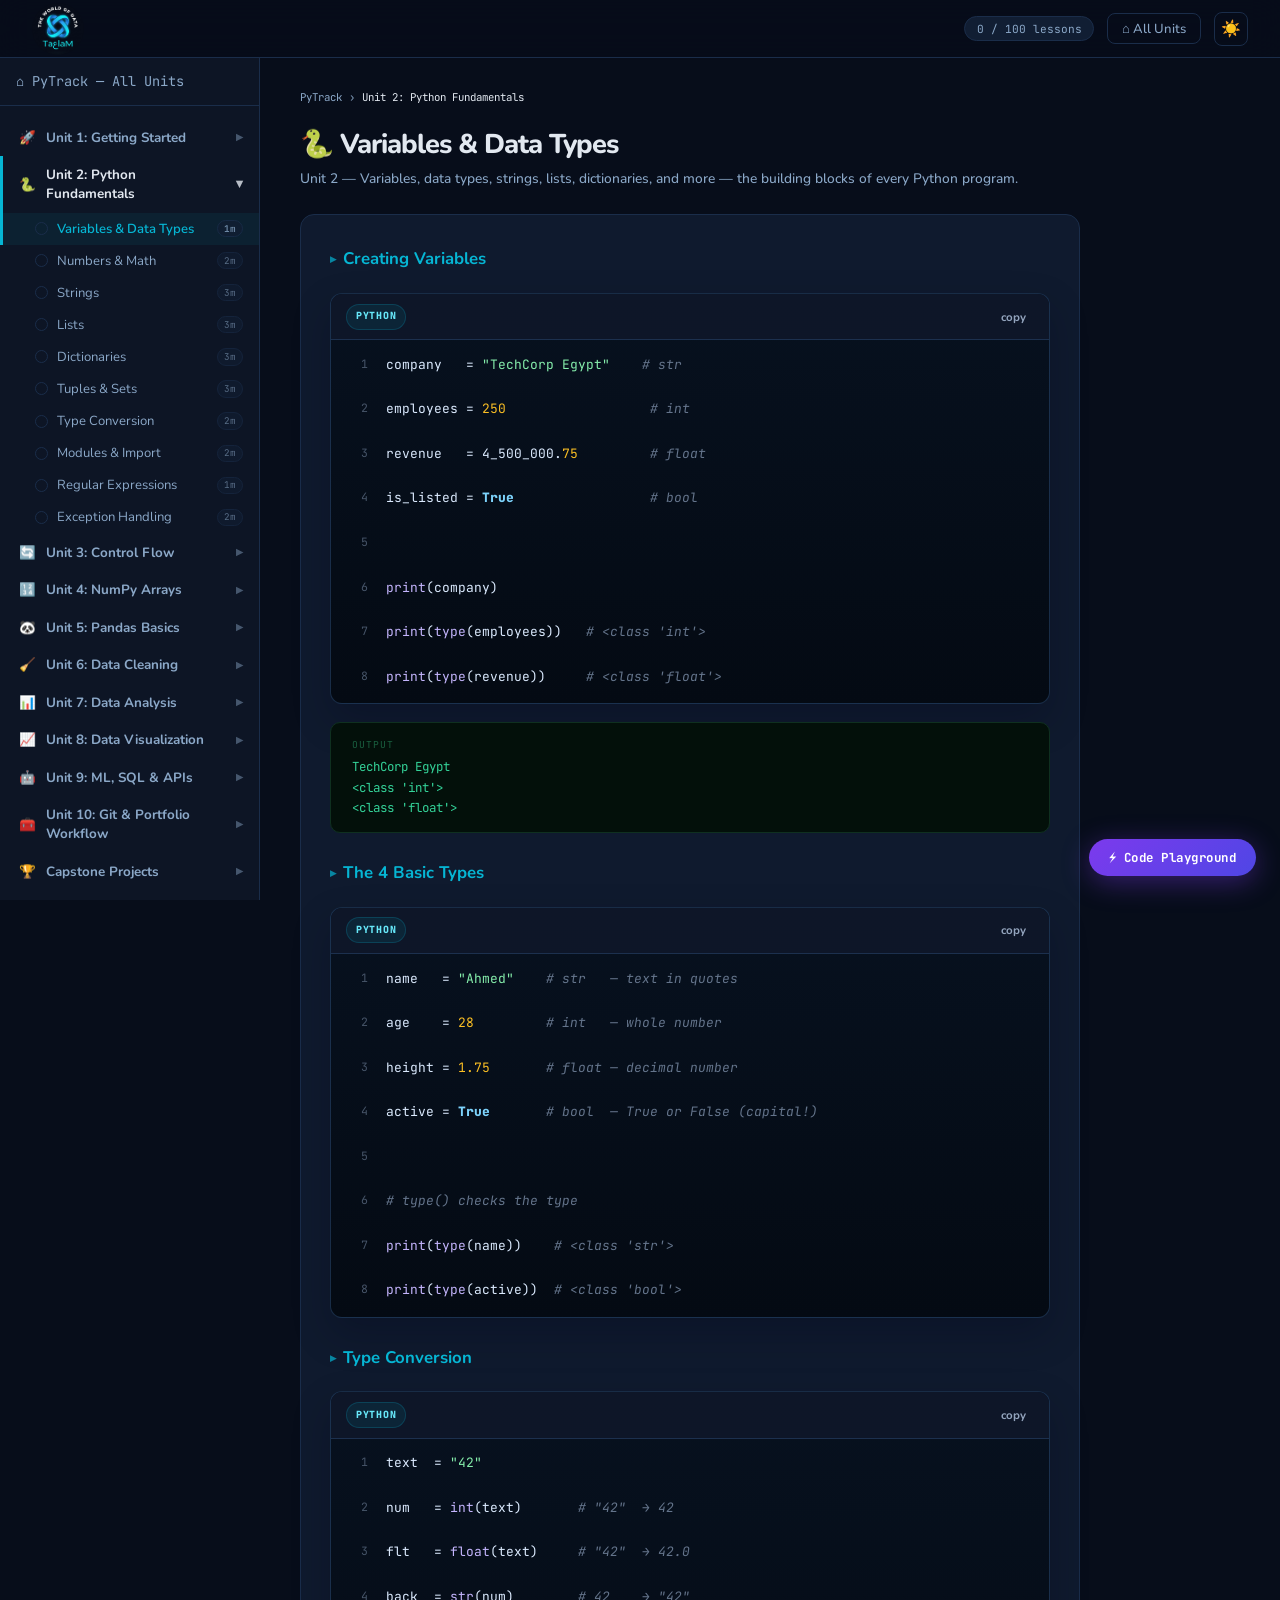
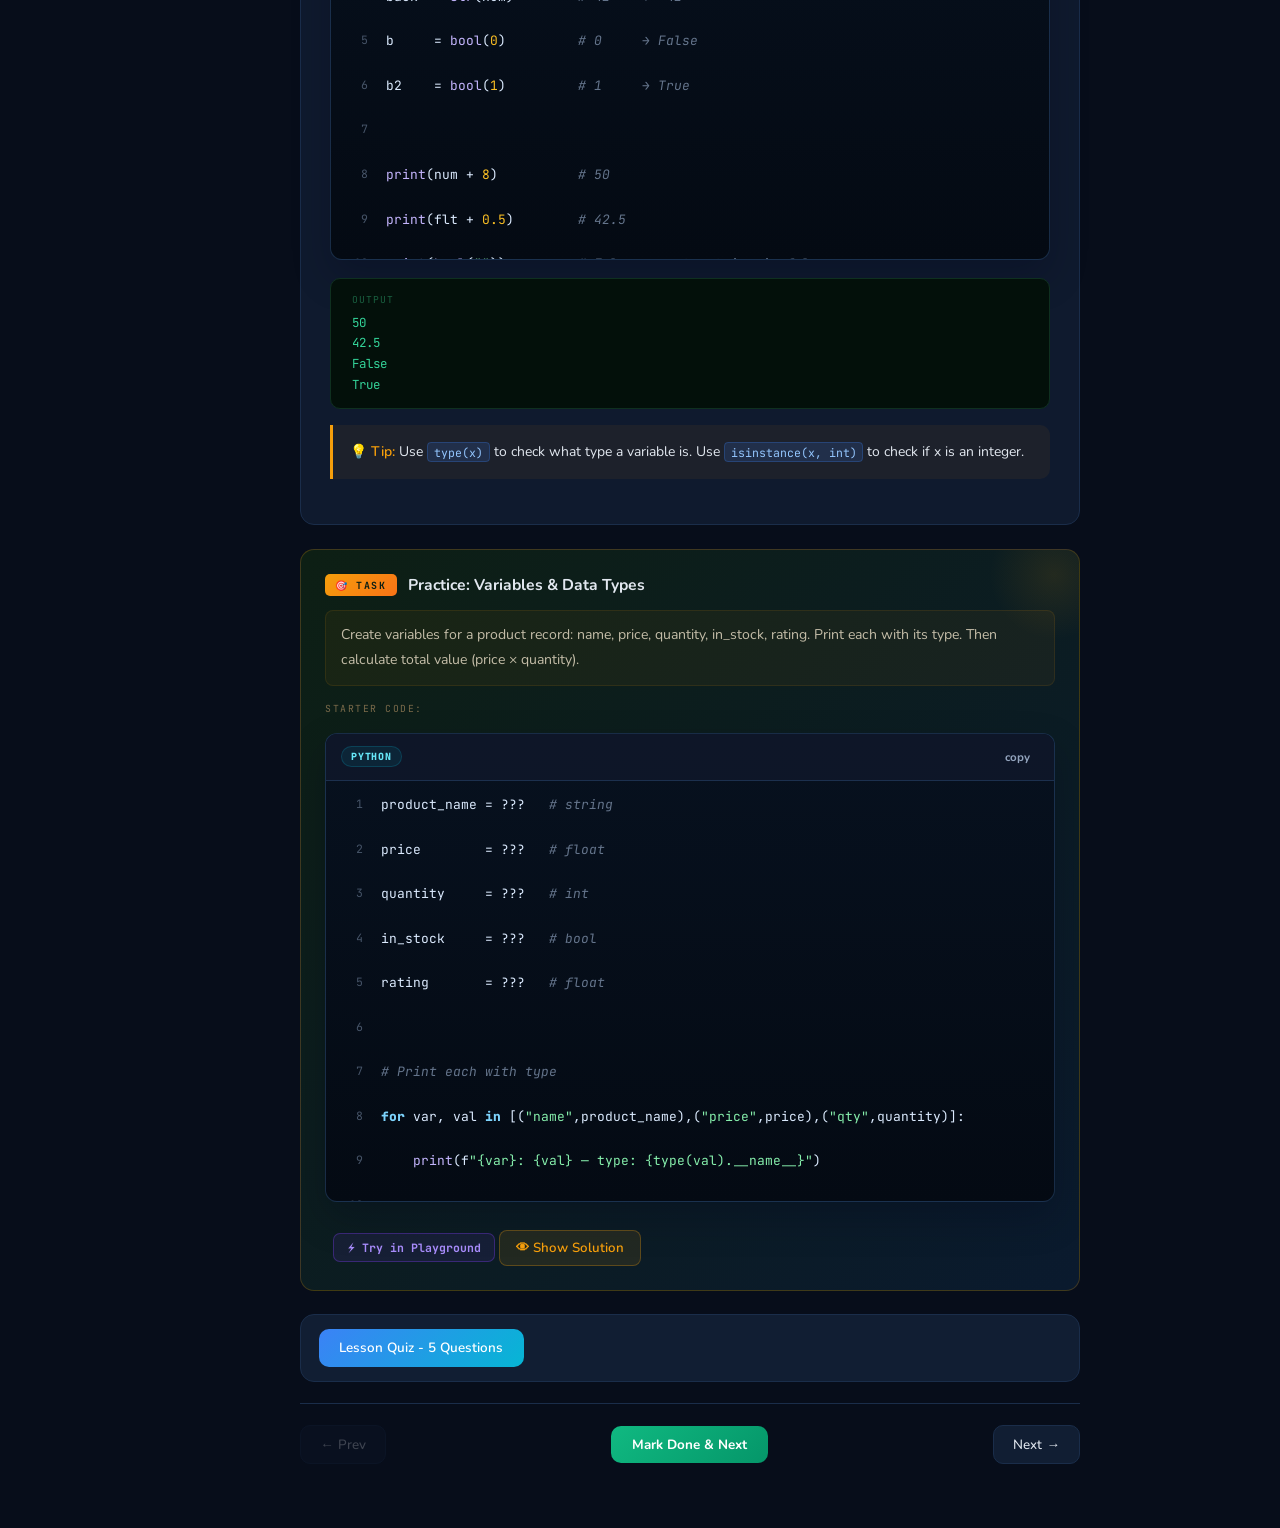
<file: units/unit-2.html>
<!DOCTYPE html>
<html lang="en">
<head>
<meta charset="UTF-8"/>
<meta name="viewport" content="width=device-width, initial-scale=1.0"/>
<title>Unit 2 — Python Fundamentals | PyTrack</title>
<link rel="stylesheet" href="../css/style.css?v=20260514"/>
  <link rel="icon" type="image/png" href="../New Logo last.png">
</head>
<body class="code-card-preview">

<nav>
  <a class="nav-logo" href="../index.html"><img src="../New Logo last.png" alt="Ta3laM" class="nav-logo-img"></a>
  <div class="nav-right">
    <div class="progress-badge" id="nav-progress">0 / 100 lessons</div>
    <a class="btn-outline" href="../index.html">⌂ All Units</a>
    <button id="theme-toggle" class="btn-theme-toggle" onclick="toggleTheme()" title="Toggle theme">☀️</button>
  </div>
</nav>

<div class="lesson-page">
  <aside class="sidebar">
    <div class="sidebar-logo">
      <a href="../index.html" class="sidebar-home">⌂ PyTrack — All Units</a>
    </div>
        <div class="sidebar-inner">
      <div class="sidebar-unit">
  <div class="sidebar-unit-header" onclick="toggleUnit(this)"><span>🚀</span><span>Unit 1: Getting Started</span><span class="sidebar-unit-arrow">▶</span></div>
  <div class="sidebar-lessons"><a class="sidebar-lesson" id="slink-1-0" href="unit-1.html" ><span class="lesson-check" id="chk-1-0"></span>What is Python & Data Analysis?</a><a class="sidebar-lesson" id="slink-1-1" href="unit-1.html" ><span class="lesson-check" id="chk-1-1"></span>Installing Anaconda</a><a class="sidebar-lesson" id="slink-1-2" href="unit-1.html" ><span class="lesson-check" id="chk-1-2"></span>Jupyter Notebook Basics</a><a class="sidebar-lesson" id="slink-1-3" href="unit-1.html" ><span class="lesson-check" id="chk-1-3"></span>Your First Python Code</a><a class="sidebar-lesson" id="slink-1-4" href="unit-1.html" ><span class="lesson-check" id="chk-1-4"></span>Understanding Errors</a><a class="sidebar-lesson" id="slink-1-5" href="unit-1.html" ><span class="lesson-check" id="chk-1-5"></span>Variables & Operators</a><a class="sidebar-lesson" id="slink-1-6" href="unit-1.html" ><span class="lesson-check" id="chk-1-6"></span>Virtual Environments & pip</a><a class="sidebar-lesson" id="slink-1-7" href="unit-1.html" ><span class="lesson-check" id="chk-1-7"></span>Python in VS Code</a><a class="sidebar-lesson" id="slink-1-8" href="unit-1.html" ><span class="lesson-check" id="chk-1-8"></span>Running Python Scripts</a><a class="sidebar-lesson" id="slink-1-9" href="unit-1.html" ><span class="lesson-check" id="chk-1-9"></span>Comments & Code Style</a></div>
</div><div class="sidebar-unit">
  <div class="sidebar-unit-header active-unit open" onclick="toggleUnit(this)"><span>🐍</span><span>Unit 2: Python Fundamentals</span><span class="sidebar-unit-arrow">▶</span></div>
  <div class="sidebar-lessons open"><a class="sidebar-lesson active" id="slink-2-0" href="javascript:showLesson(0)" onclick="showLesson(0);return false;"><span class="lesson-check" id="chk-2-0"></span>Variables & Data Types</a><a class="sidebar-lesson" id="slink-2-1" href="javascript:showLesson(1)" onclick="showLesson(1);return false;"><span class="lesson-check" id="chk-2-1"></span>Numbers & Math</a><a class="sidebar-lesson" id="slink-2-2" href="javascript:showLesson(2)" onclick="showLesson(2);return false;"><span class="lesson-check" id="chk-2-2"></span>Strings</a><a class="sidebar-lesson" id="slink-2-3" href="javascript:showLesson(3)" onclick="showLesson(3);return false;"><span class="lesson-check" id="chk-2-3"></span>Lists</a><a class="sidebar-lesson" id="slink-2-4" href="javascript:showLesson(4)" onclick="showLesson(4);return false;"><span class="lesson-check" id="chk-2-4"></span>Dictionaries</a><a class="sidebar-lesson" id="slink-2-5" href="javascript:showLesson(5)" onclick="showLesson(5);return false;"><span class="lesson-check" id="chk-2-5"></span>Tuples & Sets</a><a class="sidebar-lesson" id="slink-2-6" href="javascript:showLesson(6)" onclick="showLesson(6);return false;"><span class="lesson-check" id="chk-2-6"></span>Type Conversion</a><a class="sidebar-lesson" id="slink-2-7" href="javascript:showLesson(7)" onclick="showLesson(7);return false;"><span class="lesson-check" id="chk-2-7"></span>Modules & Import</a><a class="sidebar-lesson" id="slink-2-8" href="javascript:showLesson(8)" onclick="showLesson(8);return false;"><span class="lesson-check" id="chk-2-8"></span>Regular Expressions</a><a class="sidebar-lesson" id="slink-2-9" href="javascript:showLesson(9)" onclick="showLesson(9);return false;"><span class="lesson-check" id="chk-2-9"></span>Exception Handling</a></div>
</div><div class="sidebar-unit">
  <div class="sidebar-unit-header" onclick="toggleUnit(this)"><span>🔄</span><span>Unit 3: Control Flow</span><span class="sidebar-unit-arrow">▶</span></div>
  <div class="sidebar-lessons"><a class="sidebar-lesson" id="slink-3-0" href="unit-3.html" ><span class="lesson-check" id="chk-3-0"></span>If / Elif / Else</a><a class="sidebar-lesson" id="slink-3-1" href="unit-3.html" ><span class="lesson-check" id="chk-3-1"></span>For Loops</a><a class="sidebar-lesson" id="slink-3-2" href="unit-3.html" ><span class="lesson-check" id="chk-3-2"></span>While Loops</a><a class="sidebar-lesson" id="slink-3-3" href="unit-3.html" ><span class="lesson-check" id="chk-3-3"></span>Functions</a><a class="sidebar-lesson" id="slink-3-4" href="unit-3.html" ><span class="lesson-check" id="chk-3-4"></span>Lambda Functions</a><a class="sidebar-lesson" id="slink-3-5" href="unit-3.html" ><span class="lesson-check" id="chk-3-5"></span>List Comprehensions</a><a class="sidebar-lesson" id="slink-3-6" href="unit-3.html" ><span class="lesson-check" id="chk-3-6"></span>Dict & Set Comprehensions</a><a class="sidebar-lesson" id="slink-3-7" href="unit-3.html" ><span class="lesson-check" id="chk-3-7"></span>File I/O</a><a class="sidebar-lesson" id="slink-3-8" href="unit-3.html" ><span class="lesson-check" id="chk-3-8"></span>Classes & OOP Basics</a><a class="sidebar-lesson" id="slink-3-9" href="unit-3.html" ><span class="lesson-check" id="chk-3-9"></span>Inheritance & Methods</a></div>
</div><div class="sidebar-unit">
  <div class="sidebar-unit-header" onclick="toggleUnit(this)"><span>🔢</span><span>Unit 4: NumPy Arrays</span><span class="sidebar-unit-arrow">▶</span></div>
  <div class="sidebar-lessons"><a class="sidebar-lesson" id="slink-4-0" href="unit-4.html" ><span class="lesson-check" id="chk-4-0"></span>Introduction to NumPy</a><a class="sidebar-lesson" id="slink-4-1" href="unit-4.html" ><span class="lesson-check" id="chk-4-1"></span>Arrays & Dimensions</a><a class="sidebar-lesson" id="slink-4-2" href="unit-4.html" ><span class="lesson-check" id="chk-4-2"></span>Operations & Filtering</a><a class="sidebar-lesson" id="slink-4-3" href="unit-4.html" ><span class="lesson-check" id="chk-4-3"></span>Statistics with NumPy</a><a class="sidebar-lesson" id="slink-4-4" href="unit-4.html" ><span class="lesson-check" id="chk-4-4"></span>Reshape, Sort & Search</a><a class="sidebar-lesson" id="slink-4-5" href="unit-4.html" ><span class="lesson-check" id="chk-4-5"></span>Random Numbers</a><a class="sidebar-lesson" id="slink-4-6" href="unit-4.html" ><span class="lesson-check" id="chk-4-6"></span>Broadcasting</a><a class="sidebar-lesson" id="slink-4-7" href="unit-4.html" ><span class="lesson-check" id="chk-4-7"></span>Linear Algebra Basics</a><a class="sidebar-lesson" id="slink-4-8" href="unit-4.html" ><span class="lesson-check" id="chk-4-8"></span>Date & Time with NumPy</a><a class="sidebar-lesson" id="slink-4-9" href="unit-4.html" ><span class="lesson-check" id="chk-4-9"></span>Performance Tips</a></div>
</div><div class="sidebar-unit">
  <div class="sidebar-unit-header" onclick="toggleUnit(this)"><span>🐼</span><span>Unit 5: Pandas Basics</span><span class="sidebar-unit-arrow">▶</span></div>
  <div class="sidebar-lessons"><a class="sidebar-lesson" id="slink-5-0" href="unit-5.html" ><span class="lesson-check" id="chk-5-0"></span>Pandas Series</a><a class="sidebar-lesson" id="slink-5-1" href="unit-5.html" ><span class="lesson-check" id="chk-5-1"></span>DataFrames</a><a class="sidebar-lesson" id="slink-5-2" href="unit-5.html" ><span class="lesson-check" id="chk-5-2"></span>Reading CSV & Excel</a><a class="sidebar-lesson" id="slink-5-3" href="unit-5.html" ><span class="lesson-check" id="chk-5-3"></span>Exploring Your Data</a><a class="sidebar-lesson" id="slink-5-4" href="unit-5.html" ><span class="lesson-check" id="chk-5-4"></span>Selecting & Filtering</a><a class="sidebar-lesson" id="slink-5-5" href="unit-5.html" ><span class="lesson-check" id="chk-5-5"></span>Adding & Modifying Columns</a><a class="sidebar-lesson" id="slink-5-6" href="unit-5.html" ><span class="lesson-check" id="chk-5-6"></span>Sorting & Ranking</a><a class="sidebar-lesson" id="slink-5-7" href="unit-5.html" ><span class="lesson-check" id="chk-5-7"></span>apply() & map()</a><a class="sidebar-lesson" id="slink-5-8" href="unit-5.html" ><span class="lesson-check" id="chk-5-8"></span>String Methods in Pandas</a><a class="sidebar-lesson" id="slink-5-9" href="unit-5.html" ><span class="lesson-check" id="chk-5-9"></span>Working with Dates</a></div>
</div><div class="sidebar-unit">
  <div class="sidebar-unit-header" onclick="toggleUnit(this)"><span>🧹</span><span>Unit 6: Data Cleaning</span><span class="sidebar-unit-arrow">▶</span></div>
  <div class="sidebar-lessons"><a class="sidebar-lesson" id="slink-6-0" href="unit-6.html" ><span class="lesson-check" id="chk-6-0"></span>Finding Missing Values</a><a class="sidebar-lesson" id="slink-6-1" href="unit-6.html" ><span class="lesson-check" id="chk-6-1"></span>Filling & Dropping Missing Data</a><a class="sidebar-lesson" id="slink-6-2" href="unit-6.html" ><span class="lesson-check" id="chk-6-2"></span>Duplicates & Data Types</a><a class="sidebar-lesson" id="slink-6-3" href="unit-6.html" ><span class="lesson-check" id="chk-6-3"></span>String Cleaning</a><a class="sidebar-lesson" id="slink-6-4" href="unit-6.html" ><span class="lesson-check" id="chk-6-4"></span>Detecting Outliers</a><a class="sidebar-lesson" id="slink-6-5" href="unit-6.html" ><span class="lesson-check" id="chk-6-5"></span>Removing Outliers</a><a class="sidebar-lesson" id="slink-6-6" href="unit-6.html" ><span class="lesson-check" id="chk-6-6"></span>Data Validation</a><a class="sidebar-lesson" id="slink-6-7" href="unit-6.html" ><span class="lesson-check" id="chk-6-7"></span>Encoding Categorical Data</a><a class="sidebar-lesson" id="slink-6-8" href="unit-6.html" ><span class="lesson-check" id="chk-6-8"></span>Binning & Discretization</a><a class="sidebar-lesson" id="slink-6-9" href="unit-6.html" ><span class="lesson-check" id="chk-6-9"></span>Full Cleaning Pipeline</a></div>
</div><div class="sidebar-unit">
  <div class="sidebar-unit-header" onclick="toggleUnit(this)"><span>📊</span><span>Unit 7: Data Analysis</span><span class="sidebar-unit-arrow">▶</span></div>
  <div class="sidebar-lessons"><a class="sidebar-lesson" id="slink-7-0" href="unit-7.html" ><span class="lesson-check" id="chk-7-0"></span>Descriptive Statistics</a><a class="sidebar-lesson" id="slink-7-1" href="unit-7.html" ><span class="lesson-check" id="chk-7-1"></span>GroupBy — Grouped Analysis</a><a class="sidebar-lesson" id="slink-7-2" href="unit-7.html" ><span class="lesson-check" id="chk-7-2"></span>Merging DataFrames</a><a class="sidebar-lesson" id="slink-7-3" href="unit-7.html" ><span class="lesson-check" id="chk-7-3"></span>Concat & Join</a><a class="sidebar-lesson" id="slink-7-4" href="unit-7.html" ><span class="lesson-check" id="chk-7-4"></span>Pivot Tables</a><a class="sidebar-lesson" id="slink-7-5" href="unit-7.html" ><span class="lesson-check" id="chk-7-5"></span>Time Series Basics</a><a class="sidebar-lesson" id="slink-7-6" href="unit-7.html" ><span class="lesson-check" id="chk-7-6"></span>Window Functions</a><a class="sidebar-lesson" id="slink-7-7" href="unit-7.html" ><span class="lesson-check" id="chk-7-7"></span>Correlation & Regression</a><a class="sidebar-lesson" id="slink-7-8" href="unit-7.html" ><span class="lesson-check" id="chk-7-8"></span>Sampling & Hypothesis Testing</a><a class="sidebar-lesson" id="slink-7-9" href="unit-7.html" ><span class="lesson-check" id="chk-7-9"></span>Building Analysis Reports</a></div>
</div><div class="sidebar-unit">
  <div class="sidebar-unit-header" onclick="toggleUnit(this)"><span>📈</span><span>Unit 8: Data Visualization</span><span class="sidebar-unit-arrow">▶</span></div>
  <div class="sidebar-lessons"><a class="sidebar-lesson" id="slink-8-0" href="unit-8.html" ><span class="lesson-check" id="chk-8-0"></span>Matplotlib Basics</a><a class="sidebar-lesson" id="slink-8-1" href="unit-8.html" ><span class="lesson-check" id="chk-8-1"></span>Bar & Line Charts</a><a class="sidebar-lesson" id="slink-8-2" href="unit-8.html" ><span class="lesson-check" id="chk-8-2"></span>Histograms & Scatter Plots</a><a class="sidebar-lesson" id="slink-8-3" href="unit-8.html" ><span class="lesson-check" id="chk-8-3"></span>Pie & Area Charts</a><a class="sidebar-lesson" id="slink-8-4" href="unit-8.html" ><span class="lesson-check" id="chk-8-4"></span>Seaborn Charts</a><a class="sidebar-lesson" id="slink-8-5" href="unit-8.html" ><span class="lesson-check" id="chk-8-5"></span>Heatmaps & Pair Plots</a><a class="sidebar-lesson" id="slink-8-6" href="unit-8.html" ><span class="lesson-check" id="chk-8-6"></span>Subplots & Dashboards</a><a class="sidebar-lesson" id="slink-8-7" href="unit-8.html" ><span class="lesson-check" id="chk-8-7"></span>Plotly — Interactive Charts</a><a class="sidebar-lesson" id="slink-8-8" href="unit-8.html" ><span class="lesson-check" id="chk-8-8"></span>Chart Styling & Themes</a><a class="sidebar-lesson" id="slink-8-9" href="unit-8.html" ><span class="lesson-check" id="chk-8-9"></span>Exporting & Sharing Charts</a></div>
</div><div class="sidebar-unit">
  <div class="sidebar-unit-header" onclick="toggleUnit(this)"><span>🤖</span><span>Unit 9: ML, SQL & APIs</span><span class="sidebar-unit-arrow">▶</span></div>
  <div class="sidebar-lessons"><a class="sidebar-lesson" id="slink-9-0" href="unit-9.html" ><span class="lesson-check" id="chk-9-0"></span>Intro to Machine Learning</a><a class="sidebar-lesson" id="slink-9-1" href="unit-9.html" ><span class="lesson-check" id="chk-9-1"></span>Scikit-learn Basics</a><a class="sidebar-lesson" id="slink-9-2" href="unit-9.html" ><span class="lesson-check" id="chk-9-2"></span>Linear Regression</a><a class="sidebar-lesson" id="slink-9-3" href="unit-9.html" ><span class="lesson-check" id="chk-9-3"></span>Logistic Regression</a><a class="sidebar-lesson" id="slink-9-4" href="unit-9.html" ><span class="lesson-check" id="chk-9-4"></span>Decision Trees & Random Forest</a><a class="sidebar-lesson" id="slink-9-5" href="unit-9.html" ><span class="lesson-check" id="chk-9-5"></span>Model Evaluation</a><a class="sidebar-lesson" id="slink-9-6" href="unit-9.html" ><span class="lesson-check" id="chk-9-6"></span>Feature Engineering</a><a class="sidebar-lesson" id="slink-9-7" href="unit-9.html" ><span class="lesson-check" id="chk-9-7"></span>SQL with Python</a><a class="sidebar-lesson" id="slink-9-8" href="unit-9.html" ><span class="lesson-check" id="chk-9-8"></span>REST APIs & requests</a><a class="sidebar-lesson" id="slink-9-9" href="unit-9.html" ><span class="lesson-check" id="chk-9-9"></span>Web Scraping</a></div>
</div><div class="sidebar-unit">
  <div class="sidebar-unit-header" onclick="toggleUnit(this)"><span>🧰</span><span>Unit 10: Git & Portfolio Workflow</span><span class="sidebar-unit-arrow">▶</span></div>
  <div class="sidebar-lessons"><a class="sidebar-lesson" id="slink-10-0" href="unit-10.html"><span class="lesson-check" id="chk-10-0"></span>Why Git for Data Projects?</a><a class="sidebar-lesson" id="slink-10-1" href="unit-10.html"><span class="lesson-check" id="chk-10-1"></span>Install & Configure Git</a><a class="sidebar-lesson" id="slink-10-2" href="unit-10.html"><span class="lesson-check" id="chk-10-2"></span>Repositories & Commits</a><a class="sidebar-lesson" id="slink-10-3" href="unit-10.html"><span class="lesson-check" id="chk-10-3"></span>Branches & Experiments</a><a class="sidebar-lesson" id="slink-10-4" href="unit-10.html"><span class="lesson-check" id="chk-10-4"></span>GitHub Remote Workflow</a><a class="sidebar-lesson" id="slink-10-5" href="unit-10.html"><span class="lesson-check" id="chk-10-5"></span>.gitignore & Data Safety</a><a class="sidebar-lesson" id="slink-10-6" href="unit-10.html"><span class="lesson-check" id="chk-10-6"></span>Project Folder Structure</a><a class="sidebar-lesson" id="slink-10-7" href="unit-10.html"><span class="lesson-check" id="chk-10-7"></span>requirements.txt & Environments</a><a class="sidebar-lesson" id="slink-10-8" href="unit-10.html"><span class="lesson-check" id="chk-10-8"></span>README for Data Projects</a><a class="sidebar-lesson" id="slink-10-9" href="unit-10.html"><span class="lesson-check" id="chk-10-9"></span>Portfolio Release Checklist</a></div></div><div class="sidebar-unit"><div class="sidebar-unit-header" onclick="toggleUnit(this)"><span>🏆</span><span>Capstone Projects</span><span class="sidebar-unit-arrow">▶</span></div><div class="sidebar-lessons"><a class="sidebar-lesson" href="../capstone.html">View Projects</a></div></div>
    </div>
  </aside>

  <main class="lesson-main">
    <div class="breadcrumb">
      <a href="../index.html">PyTrack</a> ›
      <span>Unit 2: Python Fundamentals</span>
    </div>
    <div id="lesson-panels"><div class="lesson-panel active" id="panel-0">
  <div class="lesson-title-bar">
    <h2>🐍 Variables & Data Types</h2>
    <p>Unit 2 — Variables, data types, strings, lists, dictionaries, and more — the building blocks of every Python program.</p>
  </div>
  <div class="lesson-body">
<h3>Creating Variables</h3>
<div class="code-block"><div class="code-header"><span>python</span><button class="copy-btn">copy</button></div><div class="code-body">company   = "TechCorp Egypt"    # str
employees = 250                  # int
revenue   = 4_500_000.75         # float
is_listed = True                 # bool

print(company)
print(type(employees))   # &lt;class 'int'&gt;
print(type(revenue))     # &lt;class 'float'&gt;</div></div>
<div class="output-block"><div class="output-label">Output</div>TechCorp Egypt
&lt;class 'int'&gt;
&lt;class 'float'&gt;</div>
<h3>The 4 Basic Types</h3>
<div class="code-block"><div class="code-header"><span>python</span><button class="copy-btn">copy</button></div><div class="code-body">name   = "Ahmed"    # str   — text in quotes
age    = 28         # int   — whole number
height = 1.75       # float — decimal number
active = True       # bool  — True or False (capital!)

# type() checks the type
print(type(name))    # &lt;class 'str'&gt;
print(type(active))  # &lt;class 'bool'&gt;</div></div>
<h3>Type Conversion</h3>
<div class="code-block"><div class="code-header"><span>python</span><button class="copy-btn">copy</button></div><div class="code-body">text  = "42"
num   = int(text)       # "42"  → 42
flt   = float(text)     # "42"  → 42.0
back  = str(num)        # 42    → "42"
b     = bool(0)         # 0     → False
b2    = bool(1)         # 1     → True

print(num + 8)          # 50
print(flt + 0.5)        # 42.5
print(bool(""))         # False — empty string is falsy
print(bool("hello"))    # True  — non-empty is truthy</div></div>
<div class="output-block"><div class="output-label">Output</div>50
42.5
False
True</div>
<div class="tip-box"><strong>💡 Tip:</strong> Use <span class="ci">type(x)</span> to check what type a variable is. Use <span class="ci">isinstance(x, int)</span> to check if x is an integer.</div></div>
  <div class="task-section">
  <div class="task-header">
    <span class="task-badge">🎯 TASK</span>
    <span class="task-title">Practice: Variables & Data Types</span>
  </div>
  <div class="task-desc">Create variables for a product record: name, price, quantity, in_stock, rating. Print each with its type. Then calculate total value (price × quantity).</div>
  <div class="task-starter-label">Starter code:</div>
  <div class="code-block"><div class="code-header"><span>python</span><button class="copy-btn">copy</button></div><div class="code-body">product_name = ???   # string
price        = ???   # float
quantity     = ???   # int
in_stock     = ???   # bool
rating       = ???   # float

# Print each with type
for var, val in [("name",product_name),("price",price),("qty",quantity)]:
    print(f"{var}: {val} — type: {type(val).__name__}")

total_value = ???
print(f"Total value: {total_value:,}")</div></div>
  <button class="btn-try-it" onclick="tryCode(this.previousElementSibling.querySelector('.code-body').textContent)">⚡ Try in Playground</button>
  <button class="btn-show-solution" onclick="toggleSolution(this)">👁 Show Solution</button>
  <div class="task-solution" style="display:none">
    <div class="solution-label">✅ Solution</div>
    <div class="code-block"><div class="code-header"><span>python</span><button class="copy-btn">copy</button></div><div class="code-body">product_name = "Laptop Pro"
price        = 12999.99
quantity     = 15
in_stock     = True
rating       = 4.8

for var, val in [("name",product_name),("price",price),("qty",quantity),("in_stock",in_stock),("rating",rating)]:
    print(f"{var}: {val} — type: {type(val).__name__}")

total_value = price * quantity
print(f"\nTotal value: {total_value:,.2f}")</div></div>
    <div class="output-block"><div class="output-label">Output</div>name: Laptop Pro — type: str
price: 12999.99 — type: float
qty: 15 — type: int
in_stock: True — type: bool
rating: 4.8 — type: float

Total value: 194,999.85</div>
  </div>
</div>
</div>
<div class="lesson-panel" id="panel-1">
  <div class="lesson-title-bar">
    <h2>🐍 Numbers & Math</h2>
    <p>Unit 2 — Variables, data types, strings, lists, dictionaries, and more — the building blocks of every Python program.</p>
  </div>
  <div class="lesson-body">
<h3>Integer vs Float</h3>
<div class="code-block"><div class="code-header"><span>python</span><button class="copy-btn">copy</button></div><div class="code-body">x = 10      # int — whole number
y = 10.0    # float — decimal
z = 10 / 3  # always float: 3.333...
w = 10 // 3 # floor div: int: 3

print(type(x))   # int
print(type(z))   # float
print(round(z, 2))  # 3.33</div></div>
<div class="output-block"><div class="output-label">Output</div>&lt;class 'int'&gt;
&lt;class 'float'&gt;
3.33</div>
<h3>Math Operations</h3>
<div class="code-block"><div class="code-header"><span>python</span><button class="copy-btn">copy</button></div><div class="code-body">import math

print(math.sqrt(144))     # 12.0
print(math.ceil(4.1))     # 5  — round up
print(math.floor(4.9))    # 4  — round down
print(math.pi)            # 3.14159...
print(math.log(100, 10))  # 2.0 (log base 10)
print(abs(-50))           # 50 — absolute value
print(pow(2, 10))         # 1024 — power</div></div>
<div class="output-block"><div class="output-label">Output</div>12.0
5
4
3.141592653589793
2.0
50
1024</div>
<h3>Business Math Example</h3>
<div class="code-block"><div class="code-header"><span>python</span><button class="copy-btn">copy</button></div><div class="code-body">revenue  = 2_500_000
cost     = 1_750_000
vat_rate = 0.14

profit        = revenue - cost
margin        = profit / revenue * 100
vat           = revenue * vat_rate
quarterly_avg = revenue / 4

print(f"Profit:        {profit:&gt;12,.0f} EGP")
print(f"Margin:        {margin:&gt;11.1f}%")
print(f"VAT:           {vat:&gt;12,.0f} EGP")
print(f"Quarterly avg: {quarterly_avg:&gt;12,.0f} EGP")</div></div>
<div class="output-block"><div class="output-label">Output</div>Profit:            750,000 EGP
Margin:               30.0%
VAT:               350,000 EGP
Quarterly avg:     625,000 EGP</div></div>
  <div class="task-section">
  <div class="task-header">
    <span class="task-badge">🎯 TASK</span>
    <span class="task-title">Practice: Numbers & Math</span>
  </div>
  <div class="task-desc">Calculate loan payments: principal = 500,000 EGP, annual rate = 12%, years = 5. Calculate monthly payment using the formula: M = P × r(1+r)^n / ((1+r)^n - 1)</div>
  <div class="task-starter-label">Starter code:</div>
  <div class="code-block"><div class="code-header"><span>python</span><button class="copy-btn">copy</button></div><div class="code-body">import math
principal = 500_000
annual_rate = 0.12
years = 5

monthly_rate = annual_rate / ???
n_payments   = years * ???

# Formula: M = P * r*(1+r)^n / ((1+r)^n - 1)
monthly_payment = principal * (monthly_rate * (1 + monthly_rate)**n_payments) / ((1 + monthly_rate)**n_payments - 1)

total_paid = ???
total_interest = ???

print(f"Monthly payment:  {monthly_payment:,.2f}")
print(f"Total paid:       {total_paid:,.2f}")
print(f"Total interest:   {total_interest:,.2f}")</div></div>
  <button class="btn-try-it" onclick="tryCode(this.previousElementSibling.querySelector('.code-body').textContent)">⚡ Try in Playground</button>
  <button class="btn-show-solution" onclick="toggleSolution(this)">👁 Show Solution</button>
  <div class="task-solution" style="display:none">
    <div class="solution-label">✅ Solution</div>
    <div class="code-block"><div class="code-header"><span>python</span><button class="copy-btn">copy</button></div><div class="code-body">import math
principal   = 500_000
annual_rate = 0.12
years       = 5

monthly_rate = annual_rate / 12
n_payments   = years * 12

monthly_payment = principal * (monthly_rate * (1 + monthly_rate)**n_payments) / ((1 + monthly_rate)**n_payments - 1)
total_paid     = monthly_payment * n_payments
total_interest = total_paid - principal

print(f"Monthly payment:  {monthly_payment:,.2f}")
print(f"Total paid:       {total_paid:,.2f}")
print(f"Total interest:   {total_interest:,.2f}")</div></div>
    <div class="output-block"><div class="output-label">Output</div>Monthly payment:  11,122.22
Total paid:       667,333.20
Total interest:   167,333.20</div>
  </div>
</div>
</div>
<div class="lesson-panel" id="panel-2">
  <div class="lesson-title-bar">
    <h2>🐍 Strings</h2>
    <p>Unit 2 — Variables, data types, strings, lists, dictionaries, and more — the building blocks of every Python program.</p>
  </div>
  <div class="lesson-body">
<h3>String Creation</h3>
<div class="code-block"><div class="code-header"><span>python</span><button class="copy-btn">copy</button></div><div class="code-body">s1 = 'Single quotes'
s2 = "Double quotes"
s3 = """Triple quotes
for multiple lines
like this"""

# Raw string (ignores backslashes)
path = r"C:\Users\Ahmed\Documents"
print(path)  # C:\Users\Ahmed\Documents</div></div>
<h3>Essential String Methods</h3>
<div class="code-block"><div class="code-header"><span>python</span><button class="copy-btn">copy</button></div><div class="code-body">name    = "  ahmed hassan  "
product = "Laptop Pro X 2024"

# Cleaning
print(name.strip())           # "ahmed hassan"
print(name.strip().title())   # "Ahmed Hassan"
print(product.upper())        # "LAPTOP PRO X 2024"
print(product.lower())        # "laptop pro x 2024"

# Searching
print(product.find("Pro"))    # 7 (index)
print("Pro" in product)       # True
print(product.count("a"))     # 2
print(product.startswith("Laptop"))  # True

# Modifying
print(product.replace("2024","2025"))  # "Laptop Pro X 2025"
print(product.split(" "))     # ['Laptop','Pro','X','2024']
print("-".join(["a","b","c"])) # "a-b-c"</div></div>
<div class="output-block"><div class="output-label">Output</div>ahmed hassan
Ahmed Hassan
LAPTOP PRO X 2024
laptop pro x 2024
7
True
2
True
Laptop Pro X 2025
['Laptop', 'Pro', 'X', '2024']
a-b-c</div>
<h3>f-String Formatting</h3>
<div class="code-block"><div class="code-header"><span>python</span><button class="copy-btn">copy</button></div><div class="code-body">name  = "Layla"
sales = 125_000
rate  = 0.085

print(f"Agent: {name}")
print(f"Sales: {sales:,}")           # 125,000
print(f"Rate:  {rate:.1%}")          # 8.5%
print(f"Name:  {name:&gt;10}")          # right-align
print(f"Code:  {42:05d}")            # 00042</div></div>
<div class="output-block"><div class="output-label">Output</div>Agent: Layla
Sales: 125,000
Rate:  8.5%
Name:       Layla
Code:  00042</div>
<h3>Indexing & Slicing</h3>
<div class="code-block"><div class="code-header"><span>python</span><button class="copy-btn">copy</button></div><div class="code-body">text = "Python Data"
#        0 1 2 3 4 5 6 7 8 9 10   ← positive index
#       -11-10-9-8-7-6-5-4-3-2-1   ← negative index

print(text[0])       # 'P'     — first character
print(text[-1])      # 'a'     — last character
print(text[7:11])    # 'Data'  — [start:stop] (stop NOT included)
print(text[:6])      # 'Python'— from start to index 6
print(text[7:])      # 'Data'  — from index 7 to end
print(text[::2])     # 'Pto aa'— every 2nd character
print(text[::-1])    # 'ataD nohtyP' — reversed string!</div></div>
<div class="output-block"><div class="output-label">Output</div>P
a
Data
Python
Data
Pto aa
ataD nohtyP</div>
<h3>Escape Characters</h3>
<div class="code-block"><div class="code-header"><span>python</span><button class="copy-btn">copy</button></div><div class="code-body">print("Line 1\nLine 2")          # \n  = new line
print("Name:\tAhmed")             # \t  = tab (4 spaces)
print("She said \"hello\"")       # \"  = literal double-quote
print("C:\\Users\\Ahmed")         # \\  = literal backslash
print('It\'s easy')               # \'  = literal single-quote

# Raw string r"..." ignores ALL escape characters
path = r"C:\Users\Ahmed\Desktop\data.csv"
print(path)   # prints exactly: C:\Users\Ahmed\Desktop\data.csv</div></div>
<div class="output-block"><div class="output-label">Output</div>Line 1
Line 2
Name:	Ahmed
She said "hello"
C:\Users\Ahmed
It's easy
C:\Users\Ahmed\Desktop\data.csv</div>
<h3>String Methods Reference</h3>
<div class="code-block"><div class="code-header"><span>python</span><button class="copy-btn">copy</button></div><div class="code-body">s = "  Hello, World!  "

# ── Case ──────────────────────────────
s.upper()           # "  HELLO, WORLD!  "
s.lower()           # "  hello, world!  "
s.title()           # "  Hello, World!  "
s.capitalize()      # first char upper, rest lower
s.swapcase()        # flip every letter's case

# ── Trim ──────────────────────────────
s.strip()           # "Hello, World!"   — both sides
s.lstrip()          # left side only
s.rstrip()          # right side only

# ── Search ────────────────────────────
s.find("World")     # 9  — index of first match, -1 if missing
s.index("World")    # 9  — same but raises ValueError if missing
s.count("l")        # 3  — how many times it appears
s.startswith("  ")  # True
s.endswith("  ")    # True

# ── Replace & Split ───────────────────
s.replace("World", "Python")     # "  Hello, Python!  "
s.split(",")                     # ['  Hello', ' World!  ']
"_".join(["a","b","c"])          # "a_b_c"

# ── Check Type ────────────────────────
"abc123".isalnum()  # True  — letters AND digits only
"abc".isalpha()     # True  — letters only
"123".isdigit()     # True  — digits only
"  ".isspace()      # True  — whitespace only
"Hello".isupper()   # False
"hello".islower()   # True</div></div>
<div class="tip-box"><strong>💡 Remember:</strong> Strings are <strong>immutable</strong> — methods always return a NEW string. The original is never changed. Always assign: <span class="ci">name = name.strip().title()</span></div>
</div>
  <div class="task-section">
  <div class="task-header">
    <span class="task-badge">🎯 TASK</span>
    <span class="task-title">Practice: Strings</span>
  </div>
  <div class="task-desc">Clean and format a messy customer record: fix spacing, capitalize name, extract domain from email, and build a formatted profile card.</div>
  <div class="task-starter-label">Starter code:</div>
  <div class="code-block"><div class="code-header"><span>python</span><button class="copy-btn">copy</button></div><div class="code-body">record = {
    "name":  "  ahmed ibrahim  ",
    "email": "ahmed@techcorp.com",
    "phone": "010-1234-5678",
    "city":  "CAIRO"
}

name  = record["name"].???.???()
email = record["email"]
domain = email.split("@")[???]
phone = record["phone"].replace("-","")
city  = record["city"].???()

print(f"Name:   {name}")
print(f"Email:  {email}")
print(f"Domain: {domain}")
print(f"Phone:  {phone}")
print(f"City:   {city}")</div></div>
  <button class="btn-try-it" onclick="tryCode(this.previousElementSibling.querySelector('.code-body').textContent)">⚡ Try in Playground</button>
  <button class="btn-show-solution" onclick="toggleSolution(this)">👁 Show Solution</button>
  <div class="task-solution" style="display:none">
    <div class="solution-label">✅ Solution</div>
    <div class="code-block"><div class="code-header"><span>python</span><button class="copy-btn">copy</button></div><div class="code-body">record = {
    "name":  "  ahmed ibrahim  ",
    "email": "ahmed@techcorp.com",
    "phone": "010-1234-5678",
    "city":  "CAIRO"
}

name   = record["name"].strip().title()
email  = record["email"]
domain = email.split("@")[1]
phone  = record["phone"].replace("-","")
city   = record["city"].title()

print(f"Name:   {name}")
print(f"Email:  {email}")
print(f"Domain: {domain}")
print(f"Phone:  {phone}")
print(f"City:   {city}")</div></div>
    <div class="output-block"><div class="output-label">Output</div>Name:   Ahmed Ibrahim
Email:  ahmed@techcorp.com
Domain: techcorp.com
Phone:  01012345678
City:   Cairo</div>
  </div>
</div>
</div>
<div class="lesson-panel" id="panel-3">
  <div class="lesson-title-bar">
    <h2>🐍 Lists</h2>
    <p>Unit 2 — Variables, data types, strings, lists, dictionaries, and more — the building blocks of every Python program.</p>
  </div>
  <div class="lesson-body">
<h3>Creating & Accessing</h3>
<div class="code-block"><div class="code-header"><span>python</span><button class="copy-btn">copy</button></div><div class="code-body">products = ["Laptop", "Phone", "Tablet", "Monitor"]
prices   = [12000, 6500, 4200, 8000]
mixed    = ["Ahmed", 28, True, 99.5]

print(products[0])     # "Laptop"   (first)
print(products[-1])    # "Monitor"  (last)
print(products[1:3])   # ['Phone','Tablet']
print(products[:2])    # ['Laptop','Phone']
print(products[::2])   # ['Laptop','Tablet'] (every 2nd)
print(len(products))   # 4</div></div>
<div class="output-block"><div class="output-label">Output</div>Laptop
Monitor
['Phone', 'Tablet']
['Laptop', 'Phone']
['Laptop', 'Tablet']
4</div>
<h3>Modifying Lists</h3>
<div class="code-block"><div class="code-header"><span>python</span><button class="copy-btn">copy</button></div><div class="code-body">cart = ["Milk", "Bread", "Eggs"]

cart.append("Butter")         # Add to end
cart.insert(1, "Water")       # Add at index 1
cart.remove("Bread")          # Remove by value
last  = cart.pop()            # Remove &amp; return last
first = cart.pop(0)           # Remove &amp; return first
cart.extend(["Tea","Coffee"]) # Add multiple items
cart.sort()                   # Sort in place
print(cart)</div></div>
<div class="output-block"><div class="output-label">Output</div>['Butter', 'Coffee', 'Tea', 'Water']</div>
<h3>Useful List Functions</h3>
<div class="code-block"><div class="code-header"><span>python</span><button class="copy-btn">copy</button></div><div class="code-body">sales = [45000, 72000, 31000, 58000, 66000, 72000]

print(sum(sales))           # 344000
print(max(sales))           #  72000
print(min(sales))           #  31000
print(sorted(sales))        # ascending
print(sorted(sales, reverse=True))  # descending
print(sales.count(72000))   # 2 — appears twice
print(sales.index(31000))   # 2 — position of value
print(list(reversed(sales)))# reversed list</div></div>
<h3>Copying Lists</h3>
<div class="code-block"><div class="code-header"><span>python</span><button class="copy-btn">copy</button></div><div class="code-body">original = [1, 2, 3, 4, 5]

# ❌ WRONG — both names point to the SAME list
wrong_copy = original
wrong_copy.append(99)
print(original)     # [1, 2, 3, 4, 5, 99]  ← original changed!

# ✅ Correct shallow copy — 3 ways (all equivalent)
copy1 = original.copy()
copy2 = original[:]
copy3 = list(original)

copy1.append(100)
print(original)     # [1, 2, 3, 4, 5, 99]  ← original safe

# ✅ Deep copy — use for lists that contain other lists
import copy
matrix = [[1, 2], [3, 4]]
deep   = copy.deepcopy(matrix)
deep[0][0] = 999
print(matrix[0][0])  # 1 — original untouched</div></div>
<div class="output-block"><div class="output-label">Output</div>[1, 2, 3, 4, 5, 99]
[1, 2, 3, 4, 5, 99]
1</div>
<h3>Joining & Combining Lists</h3>
<div class="code-block"><div class="code-header"><span>python</span><button class="copy-btn">copy</button></div><div class="code-body">a = [1, 2, 3]
b = [4, 5, 6]

# + operator — creates a NEW list
combined = a + b
print(combined)        # [1, 2, 3, 4, 5, 6]

# extend() — adds to existing list IN PLACE
a.extend(b)
print(a)               # [1, 2, 3, 4, 5, 6]

# * repetition
repeated = [0] * 5
print(repeated)        # [0, 0, 0, 0, 0]

# zip() — pair two lists together
names  = ["Ahmed", "Sara",  "Omar"]
scores = [88,       95,      72]
paired = list(zip(names, scores))
print(paired)          # [('Ahmed', 88), ('Sara', 95), ('Omar', 72)]

# enumerate() — get index AND value
for i, name in enumerate(names, start=1):
    print(f"{i}. {name}")</div></div>
<div class="output-block"><div class="output-label">Output</div>[1, 2, 3, 4, 5, 6]
[1, 2, 3, 4, 5, 6]
[0, 0, 0, 0, 0]
[('Ahmed', 88), ('Sara', 95), ('Omar', 72)]
1. Ahmed
2. Sara
3. Omar</div>
<h3>List Methods Quick Reference</h3>
<div class="code-block"><div class="code-header"><span>python</span><button class="copy-btn">copy</button></div><div class="code-body">lst = [3, 1, 4, 1, 5, 9, 2, 6]

lst.append(7)          # add 1 item to end
lst.insert(0, 0)       # insert at index
lst.extend([8, 9])     # add multiple items
lst.remove(1)          # remove first occurrence of value
lst.pop()              # remove & return last item
lst.pop(0)             # remove & return item at index
lst.clear()            # remove ALL items → []
lst.sort()             # sort in-place (ascending)
lst.sort(reverse=True) # sort descending
lst.reverse()          # reverse in-place
lst.index(5)           # find index of value (ValueError if missing)
lst.count(1)           # count occurrences of value
lst.copy()             # shallow copy</div></div>
<div class="note-box"><strong>🔑 Key Rule:</strong> Methods like <span class="ci">sort()</span>, <span class="ci">reverse()</span>, <span class="ci">append()</span> modify the list <strong>in place</strong> and return <span class="ci">None</span>. Functions like <span class="ci">sorted()</span> and <span class="ci">reversed()</span> return a new object.</div>
</div>
  <div class="task-section">
  <div class="task-header">
    <span class="task-badge">🎯 TASK</span>
    <span class="task-title">Practice: Lists</span>
  </div>
  <div class="task-desc">Given a list of employee salaries, do the following: find min/max/avg, remove the highest and lowest, add 10% raise to all remaining, sort descending.</div>
  <div class="task-starter-label">Starter code:</div>
  <div class="code-block"><div class="code-header"><span>python</span><button class="copy-btn">copy</button></div><div class="code-body">salaries = [8500, 12000, 9800, 7500, 15000, 11000, 8000]

# 1. Stats
print(f"Min: {min(salaries):,}")
print(f"Max: {max(salaries):,}")
print(f"Avg: {sum(salaries)/len(salaries):,.0f}")

# 2. Remove highest and lowest
salaries.remove(???)
salaries.remove(???)

# 3. 10% raise to all
salaries = [??? for s in salaries]

# 4. Sort descending
salaries.???(reverse=True)
print("After raise, sorted:", salaries)</div></div>
  <button class="btn-try-it" onclick="tryCode(this.previousElementSibling.querySelector('.code-body').textContent)">⚡ Try in Playground</button>
  <button class="btn-show-solution" onclick="toggleSolution(this)">👁 Show Solution</button>
  <div class="task-solution" style="display:none">
    <div class="solution-label">✅ Solution</div>
    <div class="code-block"><div class="code-header"><span>python</span><button class="copy-btn">copy</button></div><div class="code-body">salaries = [8500, 12000, 9800, 7500, 15000, 11000, 8000]

print(f"Min: {min(salaries):,}")
print(f"Max: {max(salaries):,}")
print(f"Avg: {sum(salaries)/len(salaries):,.0f}")

salaries.remove(max(salaries))
salaries.remove(min(salaries))

salaries = [int(s * 1.10) for s in salaries]
salaries.sort(reverse=True)
print("After raise, sorted:", [f"{s:,}" for s in salaries])</div></div>
    <div class="output-block"><div class="output-label">Output</div>Min: 7,500
Max: 15,000
Avg: 10,257
After raise, sorted: ['13,200', '12,100', '10,780', '9,350', '8,800']</div>
  </div>
</div>
</div>
<div class="lesson-panel" id="panel-4">
  <div class="lesson-title-bar">
    <h2>🐍 Dictionaries</h2>
    <p>Unit 2 — Variables, data types, strings, lists, dictionaries, and more — the building blocks of every Python program.</p>
  </div>
  <div class="lesson-body">
<h3>Creating & Accessing</h3>
<div class="code-block"><div class="code-header"><span>python</span><button class="copy-btn">copy</button></div><div class="code-body">employee = {
    "name":    "Omar Tarek",
    "dept":    "Sales",
    "salary":  9500,
    "active":  True,
    "skills":  ["Python", "Excel", "SQL"]
}

print(employee["name"])              # direct access
print(employee.get("bonus", 0))     # safe access with default
print(employee["skills"][0])        # nested access
print("dept" in employee)           # True — key exists?</div></div>
<div class="output-block"><div class="output-label">Output</div>Omar Tarek
0
Python
True</div>
<h3>Modifying Dictionaries</h3>
<div class="code-block"><div class="code-header"><span>python</span><button class="copy-btn">copy</button></div><div class="code-body">product = {"name": "Laptop", "price": 12000, "stock": 50}

# Add / Update
product["color"]  = "Silver"      # New key
product["price"]  = 11500         # Update existing
product.update({"stock": 45, "warranty": 2})  # Multiple

# Remove
del product["color"]              # Delete key
removed = product.pop("warranty") # Remove and return

print(product)
print("Removed:", removed)</div></div>
<div class="output-block"><div class="output-label">Output</div>{'name': 'Laptop', 'price': 11500, 'stock': 45}
Removed: 2</div>
<h3>Looping & Methods</h3>
<div class="code-block"><div class="code-header"><span>python</span><button class="copy-btn">copy</button></div><div class="code-body">sales = {"Cairo": 450000, "Alex": 280000, "Giza": 195000}

# Loop keys
for city in sales:
    print(city)

# Loop values
for amount in sales.values():
    print(f"{amount:,}")

# Loop both
for city, amount in sales.items():
    print(f"{city:&lt;10} → {amount:&gt;10,}")

# Dict comprehension
doubled = {k: v*2 for k,v in sales.items()}
print(doubled)</div></div>
<h3>Nested Dictionaries</h3>
<div class="code-block"><div class="code-header"><span>python</span><button class="copy-btn">copy</button></div><div class="code-body">company = {
    "Cairo": {
        "manager": "Hoda",
        "staff":   45,
        "revenue": 850_000
    },
    "Alex": {
        "manager": "Karim",
        "staff":   28,
        "revenue": 420_000
    }
}

# Access nested value
print(company["Cairo"]["manager"])   # "Hoda"
print(company["Alex"]["revenue"])    # 420000

# Add a new branch
company["Giza"] = {"manager": "Sara", "staff": 20, "revenue": 310_000}

# Loop through nested dict
for branch, info in company.items():
    print(f"{branch}: {info['staff']} staff — revenue {info['revenue']:,}")

# Total revenue across all branches
total = sum(b["revenue"] for b in company.values())
print(f"Total: {total:,}")</div></div>
<div class="output-block"><div class="output-label">Output</div>Hoda
420000
Cairo: 45 staff — revenue 850,000
Alex: 28 staff — revenue 420,000
Giza: 20 staff — revenue 310,000
Total: 1,580,000</div>
<h3>Dict Methods Reference</h3>
<div class="code-block"><div class="code-header"><span>python</span><button class="copy-btn">copy</button></div><div class="code-body">d = {"a": 1, "b": 2, "c": 3}

d.keys()               # dict_keys(['a', 'b', 'c'])
d.values()             # dict_values([1, 2, 3])
d.items()              # dict_items([('a',1), ('b',2), ('c',3)])

d.get("a")             # 1 — safe access
d.get("z", 0)          # 0 — default if key missing

d.setdefault("d", 99)  # adds "d":99 only if "d" doesn't exist
d.update({"b": 20})    # update/add multiple keys

d.pop("c")             # remove key "c", return its value
d.popitem()            # remove & return last inserted (key, value)
d.clear()              # empty the dict → {}

# Create dict from keys
template = dict.fromkeys(["name","age","city"], None)
print(template)        # {'name': None, 'age': None, 'city': None}

# Copy (shallow)
original = {"x": 1, "y": 2}
clone    = original.copy()

# Merge two dicts (Python 3.9+)
merged = {"a": 1} | {"b": 2}
print(merged)          # {'a': 1, 'b': 2}</div></div>
<div class="tip-box"><strong>💡 Tip:</strong> Always use <span class="ci">d.get("key", default)</span> instead of <span class="ci">d["key"]</span> when the key might not exist — it avoids a <span class="ci">KeyError</span>.</div>
</div>
  <div class="task-section">
  <div class="task-header">
    <span class="task-badge">🎯 TASK</span>
    <span class="task-title">Practice: Dictionaries</span>
  </div>
  <div class="task-desc">Build an inventory system: create a dict of 5 products with price and stock. Calculate total inventory value, find the most expensive product, and update stock after selling 3 units of 'Laptop'.</div>
  <div class="task-starter-label">Starter code:</div>
  <div class="code-block"><div class="code-header"><span>python</span><button class="copy-btn">copy</button></div><div class="code-body">inventory = {
    "Laptop":  {"price": 12000, "stock": 10},
    "Phone":   {"price": 6500,  "stock": 25},
    "Tablet":  {"price": 4200,  "stock": 15},
    "Monitor": {"price": 8000,  "stock": 8},
    "Keyboard":{"price": 450,   "stock": 50},
}

# Total inventory value
total_value = sum(??? * ??? for item in inventory.values())
print(f"Total inventory value: {total_value:,}")

# Most expensive product
most_expensive = max(inventory, key=lambda x: inventory[x][???])
print(f"Most expensive: {most_expensive}")

# Update stock after selling 3 Laptops
inventory["Laptop"]["stock"] -= ???
print(f"Laptop stock: {inventory['Laptop']['stock']}")</div></div>
  <button class="btn-try-it" onclick="tryCode(this.previousElementSibling.querySelector('.code-body').textContent)">⚡ Try in Playground</button>
  <button class="btn-show-solution" onclick="toggleSolution(this)">👁 Show Solution</button>
  <div class="task-solution" style="display:none">
    <div class="solution-label">✅ Solution</div>
    <div class="code-block"><div class="code-header"><span>python</span><button class="copy-btn">copy</button></div><div class="code-body">inventory = {
    "Laptop":  {"price": 12000, "stock": 10},
    "Phone":   {"price": 6500,  "stock": 25},
    "Tablet":  {"price": 4200,  "stock": 15},
    "Monitor": {"price": 8000,  "stock": 8},
    "Keyboard":{"price": 450,   "stock": 50},
}

total_value = sum(item["price"] * item["stock"] for item in inventory.values())
print(f"Total inventory value: {total_value:,}")

most_expensive = max(inventory, key=lambda x: inventory[x]["price"])
print(f"Most expensive: {most_expensive}")

inventory["Laptop"]["stock"] -= 3
print(f"Laptop stock after sale: {inventory['Laptop']['stock']}")</div></div>
    <div class="output-block"><div class="output-label">Output</div>Total inventory value: 548,500
Most expensive: Laptop
Laptop stock after sale: 7</div>
  </div>
</div>
</div>
<div class="lesson-panel" id="panel-5">
  <div class="lesson-title-bar">
    <h2>🐍 Tuples & Sets</h2>
    <p>Unit 2 — Variables, data types, strings, lists, dictionaries, and more — the building blocks of every Python program.</p>
  </div>
  <div class="lesson-body">
<h3>Tuples — Immutable Lists</h3>
<div class="code-block"><div class="code-header"><span>python</span><button class="copy-btn">copy</button></div><div class="code-body"># Tuple — ordered, CANNOT be changed
coords     = (25.2048, 55.2708)   # Dubai coordinates
rgb_red    = (255, 0, 0)
single     = (42,)                # Single item needs trailing comma!
empty      = ()

print(coords[0])        # 25.2048
print(len(rgb_red))     # 3

# Tuple unpacking
lat, lng = coords
print(f"Lat: {lat}, Lng: {lng}")

# Useful: function returning multiple values
def get_stats(data):
    return min(data), max(data), sum(data)/len(data)

lo, hi, avg = get_stats([10, 20, 30, 40])
print(lo, hi, avg)   # 10 40 25.0</div></div>
<div class="output-block"><div class="output-label">Output</div>25.2048
3
Lat: 25.2048, Lng: 55.2708
10 40 25.0</div>
<h3>Sets — Unique Values Only</h3>
<div class="code-block"><div class="code-header"><span>python</span><button class="copy-btn">copy</button></div><div class="code-body"># Set — unordered, NO duplicates
cities   = {"Cairo", "Alex", "Giza", "Cairo", "Alex"}
print(cities)         # {'Cairo', 'Alex', 'Giza'} — duplicates removed!
print(len(cities))    # 3

# Set operations
a = {1, 2, 3, 4, 5}
b = {3, 4, 5, 6, 7}

print(a | b)          # Union:        {1,2,3,4,5,6,7}
print(a &amp; b)          # Intersection: {3,4,5}
print(a - b)          # Difference:   {1,2}
print(a ^ b)          # Symmetric:    {1,2,6,7}

# Practical use: remove duplicates from list
sales_ids = [101, 102, 101, 103, 102, 104]
unique_ids = list(set(sales_ids))
print(sorted(unique_ids))  # [101, 102, 103, 104]</div></div>
<h3>Tuple Methods & Patterns</h3>
<div class="code-block"><div class="code-header"><span>python</span><button class="copy-btn">copy</button></div><div class="code-body">scores = (88, 95, 72, 95, 60, 88, 95)

# Only 2 methods
print(scores.count(95))      # 3 — how many times 95 appears
print(scores.index(72))      # 2 — index of first 72

# Tuples can be used as dict keys (lists cannot!)
locations = {
    (30.0444, 31.2357): "Cairo",
    (31.2001, 29.9187): "Alexandria"
}

# Convert between tuple and list
as_list  = list(scores)      # → mutable list
as_tuple = tuple(as_list)    # → back to tuple

# Extended unpacking
first, *middle, last = (1, 2, 3, 4, 5)
print(first)   # 1
print(middle)  # [2, 3, 4]
print(last)    # 5

# When to use Tuple vs List?
# Tuple → fixed data that shouldn't change (coordinates, RGB, DB row)
# List  → data you'll modify (shopping cart, scores, names)</div></div>
<div class="output-block"><div class="output-label">Output</div>3
2
1
[2, 3, 4]
5</div>
<h3>Set Methods & Operations</h3>
<div class="code-block"><div class="code-header"><span>python</span><button class="copy-btn">copy</button></div><div class="code-body">tags = {"python", "data", "excel"}

# Add & Remove
tags.add("sql")               # add one item
tags.update(["pandas","numpy"])  # add multiple items
tags.remove("excel")          # remove — raises KeyError if missing
tags.discard("java")          # remove safely — no error if missing
# tags.pop()                  # remove & return a random item
# tags.clear()                # empty the set → set()

print(tags)

# Membership check — MUCH faster than list!
print("python" in tags)       # True

# Subset / Superset
a = {1, 2, 3}
b = {1, 2, 3, 4, 5}
print(a.issubset(b))          # True  — all of a is in b
print(b.issuperset(a))        # True  — b contains all of a
print(a.isdisjoint({6, 7}))   # True  — no common elements

# Frozen set — immutable set (can be used as dict key)
frozen = frozenset([1, 2, 3])
print(frozen)                 # frozenset({1, 2, 3})</div></div>
<div class="output-block"><div class="output-label">Output</div>{'python', 'data', 'sql', 'pandas', 'numpy'}
True
True
True
True
frozenset({1, 2, 3})</div>
<div class="note-box"><strong>🔑 Use Sets When:</strong> You need fast membership testing (<span class="ci">in</span> operator), deduplication, or mathematical set operations. Sets are <strong>unordered</strong> — you can't use indexing like <span class="ci">s[0]</span>.</div>
</div>
  <div class="task-section">
  <div class="task-header">
    <span class="task-badge">🎯 TASK</span>
    <span class="task-title">Practice: Tuples & Sets</span>
  </div>
  <div class="task-desc">You have two lists of customer IDs: last month and this month. Use sets to find: new customers, lost customers, and loyal customers (in both).</div>
  <div class="task-starter-label">Starter code:</div>
  <div class="code-block"><div class="code-header"><span>python</span><button class="copy-btn">copy</button></div><div class="code-body">last_month  = [101,102,103,104,105,106]
this_month  = [103,104,105,106,107,108]

last_set  = set(???)
this_set  = set(???)

new_customers  = this_set - ???   # in this month only
lost_customers = last_set - ???   # in last month only
loyal          = last_set &amp; ???   # in both

print(f"New customers:  {sorted(new_customers)}")
print(f"Lost customers: {sorted(lost_customers)}")
print(f"Loyal:          {sorted(loyal)}")</div></div>
  <button class="btn-try-it" onclick="tryCode(this.previousElementSibling.querySelector('.code-body').textContent)">⚡ Try in Playground</button>
  <button class="btn-show-solution" onclick="toggleSolution(this)">👁 Show Solution</button>
  <div class="task-solution" style="display:none">
    <div class="solution-label">✅ Solution</div>
    <div class="code-block"><div class="code-header"><span>python</span><button class="copy-btn">copy</button></div><div class="code-body">last_month = [101,102,103,104,105,106]
this_month = [103,104,105,106,107,108]

last_set = set(last_month)
this_set = set(this_month)

new_customers  = this_set - last_set
lost_customers = last_set - this_set
loyal          = last_set &amp; this_set

print(f"New customers:  {sorted(new_customers)}")
print(f"Lost customers: {sorted(lost_customers)}")
print(f"Loyal:          {sorted(loyal)}")</div></div>
    <div class="output-block"><div class="output-label">Output</div>New customers:  [107, 108]
Lost customers: [101, 102]
Loyal:          [103, 104, 105, 106]</div>
  </div>
</div>
</div>
<div class="lesson-panel" id="panel-6">
  <div class="lesson-title-bar">
    <h2>🐍 Type Conversion</h2>
    <p>Unit 2 — Variables, data types, strings, lists, dictionaries, and more — the building blocks of every Python program.</p>
  </div>
  <div class="lesson-body">
<h3>Explicit Type Conversion</h3>
<div class="code-block"><div class="code-header"><span>python</span><button class="copy-btn">copy</button></div><div class="code-body"># str → number
age_str  = "28"
age_int  = int(age_str)        # 28
age_flt  = float(age_str)      # 28.0

# number → str
price    = 12000
price_str = str(price)         # "12000"
formatted = f"{price:,}"       # "12,000"

# number → bool
print(bool(0))      # False
print(bool(100))    # True
print(bool(""))     # False
print(bool("hi"))   # True
print(bool([]))     # False
print(bool([1]))    # True</div></div>
<div class="output-block"><div class="output-label">Output</div>False
True
False
True
False
True</div>
<h3>Safe Conversion with try/except</h3>
<div class="code-block"><div class="code-header"><span>python</span><button class="copy-btn">copy</button></div><div class="code-body">def safe_int(value, default=0):
    """Convert to int safely, return default if fails."""
    try:
        return int(value)
    except (ValueError, TypeError):
        return default

print(safe_int("42"))      # 42
print(safe_int("hello"))   # 0  (default)
print(safe_int(None))      # 0  (default)
print(safe_int("3.14"))    # 0  (can't int() a float string!)

# For float strings, use float() first
print(int(float("3.14")))  # 3</div></div>
<div class="output-block"><div class="output-label">Output</div>42
0
0
0
3</div>
<h3>Converting Collections</h3>
<div class="code-block"><div class="code-header"><span>python</span><button class="copy-btn">copy</button></div><div class="code-body"># list ↔ tuple ↔ set
my_list  = [1, 2, 2, 3, 3, 4]
my_tuple = tuple(my_list)     # (1,2,2,3,3,4)
my_set   = set(my_list)       # {1,2,3,4} — unique
back     = list(my_set)       # [1,2,3,4]

# string ↔ list
text  = "Hello"
chars = list(text)            # ['H','e','l','l','o']
back  = "".join(chars)        # "Hello"

# range → list
nums = list(range(1, 6))      # [1,2,3,4,5]
print(nums)</div></div></div>
  <div class="task-section">
  <div class="task-header">
    <span class="task-badge">🎯 TASK</span>
    <span class="task-title">Practice: Type Conversion</span>
  </div>
  <div class="task-desc">Build a data type validator: given a list of raw input values (strings from a form), convert each to the correct type and handle errors gracefully.</div>
  <div class="task-starter-label">Starter code:</div>
  <div class="code-block"><div class="code-header"><span>python</span><button class="copy-btn">copy</button></div><div class="code-body">raw_data = {
    "age":     "28",
    "salary":  "9500.50",
    "name":    "Ahmed",
    "active":  "true",
    "score":   "bad_value"
}

def convert_field(key, value):
    if key == "age":
        return int(value)
    elif key == "salary":
        return float(value)
    elif key == "active":
        return value.lower() == ???
    else:
        try:
            return float(value)
        except:
            return ???

result = {k: convert_field(k, v) for k, v in raw_data.items()}
for k, v in result.items():
    print(f"{k}: {v} ({type(v).__name__})")</div></div>
  <button class="btn-try-it" onclick="tryCode(this.previousElementSibling.querySelector('.code-body').textContent)">⚡ Try in Playground</button>
  <button class="btn-show-solution" onclick="toggleSolution(this)">👁 Show Solution</button>
  <div class="task-solution" style="display:none">
    <div class="solution-label">✅ Solution</div>
    <div class="code-block"><div class="code-header"><span>python</span><button class="copy-btn">copy</button></div><div class="code-body">raw_data = {
    "age":     "28",
    "salary":  "9500.50",
    "name":    "Ahmed",
    "active":  "true",
    "score":   "bad_value"
}

def convert_field(key, value):
    if key == "age":
        return int(value)
    elif key == "salary":
        return float(value)
    elif key == "active":
        return value.lower() == "true"
    else:
        try:
            return float(value)
        except (ValueError, TypeError):
            return value  # keep as string

result = {k: convert_field(k, v) for k, v in raw_data.items()}
for k, v in result.items():
    print(f"{k}: {v} ({type(v).__name__})")</div></div>
    <div class="output-block"><div class="output-label">Output</div>age: 28 (int)
salary: 9500.5 (float)
name: Ahmed (str)
active: True (bool)
score: bad_value (str)</div>
  </div>
</div>
</div>
<div class="lesson-panel" id="panel-7">
  <div class="lesson-title-bar">
    <h2>🐍 Modules & Import</h2>
    <p>Unit 2 — Variables, data types, strings, lists, dictionaries, and more — the building blocks of every Python program.</p>
  </div>
  <div class="lesson-body">
<h3>What is a Module?</h3>
<p>A module is a <strong>Python file with reusable code</strong>. Python has thousands of built-in and third-party modules you can import.</p>
<div class="code-block"><div class="code-header"><span>python</span><button class="copy-btn">copy</button></div><div class="code-body"># Different ways to import
import math                      # Import entire module
from math import sqrt, pi        # Import specific items
from math import sqrt as sq      # Import with alias
import numpy as np               # Third-party with alias
from datetime import date, datetime  # Multiple items

# Using imports
print(math.sqrt(144))    # 12.0
print(sqrt(144))         # 12.0 (imported directly)
print(sq(144))           # 12.0 (alias)
print(pi)                # 3.14159...</div></div>
<div class="output-block"><div class="output-label">Output</div>12.0
12.0
12.0
3.141592653589793</div>
<h3>Useful Built-in Modules</h3>
<div class="code-block"><div class="code-header"><span>python</span><button class="copy-btn">copy</button></div><div class="code-body">import os
import sys
import json
import random
from datetime import date, timedelta
from collections import Counter, defaultdict

# os — file system
print(os.getcwd())              # Current directory
print(os.listdir("."))          # Files in folder

# datetime
today     = date.today()
yesterday = today - timedelta(days=1)
print(today, yesterday)

# json — read/write JSON
data = {"name": "Ahmed", "score": 95}
json_str = json.dumps(data)     # dict → JSON string
back     = json.loads(json_str) # JSON string → dict
print(json_str)

# Counter — count occurrences
sales_regions = ["Cairo","Alex","Cairo","Giza","Cairo","Alex"]
counts = Counter(sales_regions)
print(counts)  # Counter({'Cairo': 3, 'Alex': 2, 'Giza': 1})</div></div></div>
  <div class="task-section">
  <div class="task-header">
    <span class="task-badge">🎯 TASK</span>
    <span class="task-title">Practice: Modules & Import</span>
  </div>
  <div class="task-desc">Create your own module 'analytics.py' with 3 functions: calculate_growth(), format_currency(), and get_summary(). Then import and use it.</div>
  <div class="task-starter-label">Starter code:</div>
  <div class="code-block"><div class="code-header"><span>python</span><button class="copy-btn">copy</button></div><div class="code-body"># analytics.py — create this file first

def calculate_growth(old_value, new_value):
    """Calculate percentage growth."""
    return (new_value - old_value) / old_value * ???

def format_currency(amount, currency="EGP"):
    """Format number as currency string."""
    return f"{amount:,.2f} {currency}"

def get_summary(data):
    """Return dict of summary stats."""
    return {
        "count": len(data),
        "total": ???,
        "mean":  sum(data)/len(data),
        "min":   ???,
        "max":   ???
    }

# main.py — import and use
from analytics import calculate_growth, format_currency, get_summary

sales = [45000, 52000, 48000, 61000, 72000]
print(get_summary(sales))
print(format_currency(sum(sales)))
print(f"Growth: {calculate_growth(sales[0], sales[-1]):.1f}%")</div></div>
  <button class="btn-try-it" onclick="tryCode(this.previousElementSibling.querySelector('.code-body').textContent)">⚡ Try in Playground</button>
  <button class="btn-show-solution" onclick="toggleSolution(this)">👁 Show Solution</button>
  <div class="task-solution" style="display:none">
    <div class="solution-label">✅ Solution</div>
    <div class="code-block"><div class="code-header"><span>python</span><button class="copy-btn">copy</button></div><div class="code-body"># analytics.py
def calculate_growth(old_value, new_value):
    return (new_value - old_value) / old_value * 100

def format_currency(amount, currency="EGP"):
    return f"{amount:,.2f} {currency}"

def get_summary(data):
    return {"count":len(data),"total":sum(data),
            "mean":sum(data)/len(data),"min":min(data),"max":max(data)}

# main.py
# from analytics import calculate_growth, format_currency, get_summary
# sales = [45000, 52000, 48000, 61000, 72000]
# print(get_summary(sales))
# print(format_currency(sum(sales)))
# print(f"Growth: {calculate_growth(45000, 72000):.1f}%")</div></div>
    <div class="output-block"><div class="output-label">Output</div>{'count': 5, 'total': 278000, 'mean': 55600.0, 'min': 45000, 'max': 72000}
278,000.00 EGP
Growth: 60.0%</div>
  </div>
</div>
</div>
<div class="lesson-panel" id="panel-8">
  <div class="lesson-title-bar">
    <h2>🐍 Regular Expressions</h2>
    <p>Unit 2 — Variables, data types, strings, lists, dictionaries, and more — the building blocks of every Python program.</p>
  </div>
  <div class="lesson-body">
<h3>What is RegEx?</h3>
<p>Regular Expressions are <strong>patterns to search, validate, and clean text</strong>. Essential in data work for validating emails, extracting numbers, and fixing messy strings.</p>
<div class="code-block"><div class="code-header"><span>python</span><button class="copy-btn">copy</button></div><div class="code-body">import re
text = "Call: 010-1234-5678 or 011-9876-5432"
phones = re.findall(r"\d{3}-\d{4}-\d{4}", text)
print(phones)
email = "ahmed@company.com"
valid = bool(re.match(r"^[\w.]+@[\w.]+\.[a-z]{2,}$", email))
print(valid)</div></div><div class="output-block"><div class="output-label">Output</div>['010-1234-5678', '011-9876-5432']
True</div>
<h3>Common Patterns</h3>
<div class="code-block"><div class="code-header"><span>python</span><button class="copy-btn">copy</button></div><div class="code-body">import re
messy = "Cairo   Alex    Giza"
clean = re.sub(r"\s+", " ", messy)   # replace multiple spaces
print(clean)

row   = "Ahmed,28;Cairo|Sales"
parts = re.split(r"[,;|]", row)         # split by multiple delimiters
print(parts)</div></div><div class="output-block"><div class="output-label">Output</div>Cairo Alex Giza
['Ahmed', '28', 'Cairo', 'Sales']</div></div>
  <div class="task-section">
  <div class="task-header">
    <span class="task-badge">🎯 TASK</span>
    <span class="task-title">Practice: Regular Expressions</span>
  </div>
  <div class="task-desc">Validate phone numbers (01x-xxxx-xxxx) and extract all prices (EGP amounts) from a text string.</div>
  <div class="task-starter-label">Starter code:</div>
  <div class="code-block"><div class="code-header"><span>python</span><button class="copy-btn">copy</button></div><div class="code-body">import re
phone = "010-1234-5678"
text  = "Laptop: 12000 EGP, Phone: 6500 EGP"
phone_ok = bool(re.match(r"^01[0125]-\d{4}-\d{4}$", phone))
prices   = re.findall(r"(\d+) EGP", text)
print(f"Phone valid: {phone_ok}")
print(f"Prices: {prices}")</div></div>
  <button class="btn-try-it" onclick="tryCode(this.previousElementSibling.querySelector('.code-body').textContent)">⚡ Try in Playground</button>
  <button class="btn-show-solution" onclick="toggleSolution(this)">👁 Show Solution</button>
  <div class="task-solution" style="display:none">
    <div class="solution-label">✅ Solution</div>
    <div class="code-block"><div class="code-header"><span>python</span><button class="copy-btn">copy</button></div><div class="code-body">import re
phone = "010-1234-5678"
text  = "Laptop: 12000 EGP, Phone: 6500 EGP"
phone_ok = bool(re.match(r"^01[0125]-\d{4}-\d{4}$", phone))
prices   = re.findall(r"(\d+) EGP", text)
print(f"Phone valid: {phone_ok}")
print(f"Prices: {prices}")
print(f"Total: {sum(int(p) for p in prices):,} EGP")</div></div>
    <div class="output-block"><div class="output-label">Output</div>Phone valid: True
Prices: ['12000', '6500']
Total: 18,500 EGP</div>
  </div>
</div>
</div>
<div class="lesson-panel" id="panel-9">
  <div class="lesson-title-bar">
    <h2>🐍 Exception Handling</h2>
    <p>Unit 2 — Variables, data types, strings, lists, dictionaries, and more — the building blocks of every Python program.</p>
  </div>
  <div class="lesson-body">
<h3>try / except</h3>
<div class="code-block"><div class="code-header"><span>python</span><button class="copy-btn">copy</button></div><div class="code-body"># Basic structure
try:
    result = 10 / 0
except ZeroDivisionError:
    print("Cannot divide by zero!")

# Multiple exceptions
try:
    value = int(input("Enter number: "))
    result = 100 / value
    print(f"Result: {result}")
except ValueError:
    print("Please enter a valid integer!")
except ZeroDivisionError:
    print("Cannot divide by zero!")
except Exception as e:
    print(f"Unexpected error: {e}")</div></div>
<h3>else and finally</h3>
<div class="code-block"><div class="code-header"><span>python</span><button class="copy-btn">copy</button></div><div class="code-body">try:
    data = [1, 2, 3]
    print(data[0])
except IndexError as e:
    print(f"Error: {e}")
else:
    print("No error — this runs if try succeeded!")
finally:
    print("This ALWAYS runs — good for cleanup")</div></div>
<div class="output-block"><div class="output-label">Output</div>1
No error — this runs if try succeeded!
This ALWAYS runs — good for cleanup</div>
<h3>Raising Exceptions</h3>
<div class="code-block"><div class="code-header"><span>python</span><button class="copy-btn">copy</button></div><div class="code-body">def set_salary(amount):
    if amount &lt; 0:
        raise ValueError(f"Salary cannot be negative: {amount}")
    if amount &gt; 1_000_000:
        raise ValueError(f"Salary seems too high: {amount:,}")
    return amount

try:
    set_salary(-500)
except ValueError as e:
    print(f"Invalid: {e}")

# Custom exception
class InsufficientStockError(Exception):
    pass

def sell(stock, qty):
    if qty &gt; stock:
        raise InsufficientStockError(f"Only {stock} units available")
    return stock - qty</div></div></div>
  <div class="task-section">
  <div class="task-header">
    <span class="task-badge">🎯 TASK</span>
    <span class="task-title">Practice: Exception Handling</span>
  </div>
  <div class="task-desc">Build a safe CSV reader function that handles: file not found, empty file, and invalid data types. Return a list of dicts or an error message.</div>
  <div class="task-starter-label">Starter code:</div>
  <div class="code-block"><div class="code-header"><span>python</span><button class="copy-btn">copy</button></div><div class="code-body">import csv
import os

def safe_read_csv(filepath):
    """Safely read a CSV file and return list of dicts."""
    try:
        if not os.path.exists(filepath):
            raise FileNotFoundError(f"File not found: {filepath}")

        with open(filepath, "r") as f:
            reader = csv.DictReader(f)
            data = list(reader)

        if not data:
            raise ValueError("File is empty")

        return {"status": "ok", "data": data, "rows": len(data)}

    except FileNotFoundError as e:
        return {"status": "error", "message": ???}
    except ValueError as e:
        return {"status": "error", "message": ???}
    except Exception as e:
        return {"status": "error", "message": f"Unexpected: {e}"}
    finally:
        print(f"Attempted to read: {filepath}")

result = safe_read_csv("sales.csv")
print(result["status"])</div></div>
  <button class="btn-try-it" onclick="tryCode(this.previousElementSibling.querySelector('.code-body').textContent)">⚡ Try in Playground</button>
  <button class="btn-show-solution" onclick="toggleSolution(this)">👁 Show Solution</button>
  <div class="task-solution" style="display:none">
    <div class="solution-label">✅ Solution</div>
    <div class="code-block"><div class="code-header"><span>python</span><button class="copy-btn">copy</button></div><div class="code-body">import csv, os

def safe_read_csv(filepath):
    try:
        if not os.path.exists(filepath):
            raise FileNotFoundError(f"File not found: {filepath}")
        with open(filepath, "r") as f:
            reader = csv.DictReader(f)
            data = list(reader)
        if not data:
            raise ValueError("File is empty")
        return {"status": "ok", "data": data, "rows": len(data)}
    except FileNotFoundError as e:
        return {"status": "error", "message": str(e)}
    except ValueError as e:
        return {"status": "error", "message": str(e)}
    except Exception as e:
        return {"status": "error", "message": f"Unexpected: {e}"}
    finally:
        print(f"Attempted to read: {filepath}")

result = safe_read_csv("missing.csv")
print(result["status"], "—", result["message"])</div></div>
    <div class="output-block"><div class="output-label">Output</div>Attempted to read: missing.csv
error — File not found: missing.csv</div>
  </div>
</div>
</div></div>
  <!-- Shared Nav Bar -->
  <div class="lesson-quiz-bar" style="margin-bottom:.8rem">
    <button class="btn-quiz" id="quiz-btn" onclick="openCurrentQuiz()">📝 Lesson Quiz — 5 Questions</button>
    <span class="quiz-done-badge" id="quiz-done-global" style="display:none">✓ Quiz done</span>
  </div>
  <div class="lesson-nav">
    <button class="btn-nav" id="btn-prev" onclick="prevLesson()" disabled>← Prev</button>
    <button class="btn-mark" id="btn-mark" onclick="markAndNext()">✓ Mark Done & Next →</button>
    <a class="btn-nav" id="btn-next-unit" href="unit-3.html" style="display:none">Unit 3: Control Flow →</a>
    <button class="btn-nav" id="btn-next" onclick="showLesson(currentLesson+1)">Next →</button>
  </div>
</main>
</div>

<div class="modal-overlay" id="quiz-modal">
  <div class="modal">
    <div class="modal-header">
      <h3 id="quiz-title">Lesson Quiz</h3>
      <button class="modal-close" onclick="closeQuiz()">×</button>
    </div>
    <div id="quiz-body"></div>
  </div>
</div>

<script src="../js/app.js?v=20260514"></script>
<script>
initUnit({
  id: 2,
  lessons: [{"title": "Variables & Data Types", "quizzes": [{"q": "Which is a valid variable name?", "opts": ["2sales", "my-var", "total_sales", "class"], "ans": 2, "exp": "Can't start with numbers, use hyphens, or use reserved keywords. Underscores are fine."}, {"q": "What type is True?", "opts": ["str", "int", "float", "bool"], "ans": 3, "exp": "True and False are boolean (bool) values. Note: bool is a subclass of int in Python."}, {"q": "int('100') returns:", "opts": ["'100'", "100.0", "100", "Error"], "ans": 2, "exp": "int() converts a string to an integer. int('100') returns the integer 100."}, {"q": "bool(0) returns:", "opts": ["True", "False", "0", "Error"], "ans": 1, "exp": "0, empty strings, empty lists, and None are all 'falsy' in Python. bool(0) = False."}, {"q": "type(3.14) returns:", "opts": ["<class 'int'>", "<class 'float'>", "<class 'decimal'>", "<class 'number'>"], "ans": 1, "exp": "3.14 is a decimal number, so its type is float: <class 'float'>."}]}, {"title": "Numbers & Math", "quizzes": [{"q": "10 / 3 in Python returns:", "opts": ["3", "3.33", "3.3333...", "Error"], "ans": 2, "exp": "/ always returns a float in Python 3. 10/3 = 3.3333... Use // for integer division."}, {"q": "math.ceil(4.1) returns:", "opts": ["4", "4.1", "5", "Error"], "ans": 2, "exp": "math.ceil() rounds UP to the nearest integer. ceil(4.1) = 5."}, {"q": "round(3.14159, 2) returns:", "opts": ["3", "3.1", "3.14", "3.15"], "ans": 2, "exp": "round(number, decimals) rounds to the specified number of decimal places. round(3.14159, 2) = 3.14."}, {"q": "abs(-42) returns:", "opts": ["-42", "42", "0", "Error"], "ans": 1, "exp": "abs() returns the absolute value (removes the minus sign). abs(-42) = 42."}, {"q": "2 ** 10 equals:", "opts": ["20", "100", "1024", "210"], "ans": 2, "exp": "** is the power operator. 2**10 = 2×2×2×2×2×2×2×2×2×2 = 1024."}]}, {"title": "Strings", "quizzes": [{"q": "'Hello'.upper() returns:", "opts": ["hello", "Hello", "HELLO", "Error"], "ans": 2, "exp": ".upper() converts all characters to uppercase."}, {"q": "'  hi  '.strip() returns:", "opts": ["'  hi  '", "'hi'", "'hi  '", "'  hi'"], "ans": 1, "exp": ".strip() removes leading and trailing whitespace."}, {"q": "'a,b,c'.split(',') returns:", "opts": ["'a b c'", "['a','b','c']", "('a','b','c')", "Error"], "ans": 1, "exp": ".split(sep) splits a string at each separator and returns a list."}, {"q": "f'{1234567:,}' produces:", "opts": ["'1234567'", "'1,234,567'", "'1.234.567'", "Error"], "ans": 1, "exp": "The :, format specifier adds thousands separators to numbers."}, {"q": "'hello'.find('ll') returns:", "opts": ["True", "2", "['l','l']", "Error"], "ans": 1, "exp": ".find() returns the index of the first occurrence. 'hello'.find('ll') = 2."}]}, {"title": "Lists", "quizzes": [{"q": "list[-1] returns:", "opts": ["Error", "The first item", "The last item", "Index -1"], "ans": 2, "exp": "Negative indexing: -1 is the last item, -2 is second to last, etc."}, {"q": "list[1:4] returns items at indices:", "opts": ["1,2,3,4", "1,2,3", "2,3,4", "0,1,2,3"], "ans": 1, "exp": "Slicing [start:stop] returns items from start up to (not including) stop. [1:4] = indices 1,2,3."}, {"q": "list.append(x) vs list.extend([x,y]):", "opts": ["Same thing", "append adds one item, extend adds multiple", "extend adds one item", "append is faster"], "ans": 1, "exp": "append() adds a single item to the end. extend() adds all items from an iterable."}, {"q": "sorted(list) vs list.sort():", "opts": ["Same result", "sorted returns new list, sort modifies in place", "sort returns new list", "No difference"], "ans": 1, "exp": "sorted() returns a NEW sorted list (original unchanged). list.sort() modifies the original list in place."}, {"q": "list.count(x) returns:", "opts": ["First index of x", "Last index of x", "How many times x appears", "True/False"], "ans": 2, "exp": ".count(x) returns the number of times x appears in the list."}]}, {"title": "Dictionaries", "quizzes": [{"q": "d.get('key', 'default') does what if key missing?", "opts": ["Raises KeyError", "Returns None", "Returns 'default'", "Creates the key"], "ans": 2, "exp": ".get(key, default) returns the default value instead of raising KeyError when key doesn't exist."}, {"q": "d.update({'a':1,'b':2}) does:", "opts": ["Replaces entire dict", "Adds/updates multiple key-value pairs", "Creates new dict", "Raises error"], "ans": 1, "exp": ".update() adds new keys and updates existing ones — merges the given dict into d."}, {"q": "d.pop('key') does:", "opts": ["Deletes key silently", "Removes key and returns its value", "Raises error", "Checks if key exists"], "ans": 1, "exp": ".pop(key) removes the key AND returns its value. Raises KeyError if key doesn't exist."}, {"q": "Dict comprehension {k:v*2 for k,v in d.items()} creates:", "opts": ["A new dict with doubled values", "Modifies original dict", "A list", "An error"], "ans": 0, "exp": "Dict comprehension creates a NEW dictionary. The original dict is unchanged."}, {"q": "'key' in dict checks:", "opts": ["If key has a value", "If key exists in the dict", "If value exists", "Dict length"], "ans": 1, "exp": "'in' checks for KEY existence in a dict, not values. Use 'value in d.values()' for values."}]}, {"title": "Tuples & Sets", "quizzes": [{"q": "What makes tuples different from lists?", "opts": ["Tuples use {}", "Tuples are immutable (can't be changed)", "Tuples are faster only", "Tuples allow duplicates"], "ans": 1, "exp": "Tuples are immutable — once created, they cannot be modified. Lists are mutable."}, {"q": "(42) is a tuple — True or False?", "opts": ["True", "False — it's just the number 42", "Depends on context", "Error"], "ans": 1, "exp": "(42) is just the integer 42 in parentheses. A single-item tuple needs a trailing comma: (42,)"}, {"q": "Sets automatically:", "opts": ["Sort items alphabetically", "Remove duplicate values", "Convert to strings", "Keep insertion order"], "ans": 1, "exp": "Sets only store unique values. Adding a duplicate has no effect."}, {"q": "a & b for sets returns:", "opts": ["All items from both", "Items in a but not b", "Items in BOTH a and b", "Items in a or b but not both"], "ans": 2, "exp": "& is intersection — returns only items that appear in BOTH sets."}, {"q": "list(set([1,1,2,2,3])) produces:", "opts": ["[1,1,2,2,3]", "[1,2,3] (order may vary)", "Error", "{1,2,3}"], "ans": 1, "exp": "Converting to set removes duplicates, converting back to list gives [1,2,3] — but order is not guaranteed."}]}, {"title": "Type Conversion", "quizzes": [{"q": "int('3.14') does:", "opts": ["Returns 3", "Returns 3.14", "Raises ValueError", "Returns '3'"], "ans": 2, "exp": "int() can't convert a float string directly. Use int(float('3.14')) = 3, or it raises ValueError."}, {"q": "bool('False') returns:", "opts": ["False", "True", "Error", "None"], "ans": 1, "exp": "Any non-empty string is truthy! bool('False') = True because 'False' is a non-empty string."}, {"q": "list(range(5)) produces:", "opts": ["[1,2,3,4,5]", "[0,1,2,3,4]", "range(5)", "(0,1,2,3,4)"], "ans": 1, "exp": "range(5) generates 0,1,2,3,4. list() converts it to a list."}, {"q": "''.join(['a','b','c']) returns:", "opts": ["['a','b','c']", "'abc'", "'a b c'", "Error"], "ans": 1, "exp": "''.join(list) joins list items into a string using '' as separator. Result: 'abc'."}, {"q": "tuple([1,2,3]) returns:", "opts": ["[1,2,3]", "(1,2,3)", "{1,2,3}", "Error"], "ans": 1, "exp": "tuple() converts any iterable to a tuple. tuple([1,2,3]) = (1,2,3)."}]}, {"title": "Modules & Import", "quizzes": [{"q": "from math import sqrt imports:", "opts": ["The entire math module", "Only the sqrt function", "sqrt and all math functions", "Creates a copy of math"], "ans": 1, "exp": "from module import name imports only that specific name, without loading the entire module namespace."}, {"q": "import numpy as np means:", "opts": ["Install NumPy", "Load NumPy and alias it as 'np'", "Create new module", "Run NumPy"], "ans": 1, "exp": "'as np' creates an alias so you type np.array() instead of numpy.array()."}, {"q": "Counter(['a','b','a','c','a']) returns:", "opts": ["3", "['a','a','a','b','c']", "Counter({'a':3,'b':1,'c':1})", "Error"], "ans": 2, "exp": "Counter counts occurrences of each item and returns a Counter dict."}, {"q": "json.dumps(data) converts:", "opts": ["JSON string to dict", "Dict to JSON string", "File to JSON", "JSON to file"], "ans": 1, "exp": "dumps = 'dump string'. Converts a Python dict/list to a JSON string. loads = load from string."}, {"q": "os.getcwd() returns:", "opts": ["Current user", "Current Python version", "Current working directory path", "Current file name"], "ans": 2, "exp": "os.getcwd() = get current working directory. Returns the full path of your current folder."}]}, {"title": "Regular Expressions", "quizzes": [{"q": "re.findall() returns:", "opts": ["First match", "True/False", "List of all matches", "Match object"], "ans": 2, "exp": "findall() returns a list of all non-overlapping matches found in the string."}, {"q": "\\d in regex matches:", "opts": ["Any letter", "Any digit 0-9", "Any whitespace", "Any character"], "ans": 1, "exp": "\\d matches any single digit character (0-9)."}, {"q": "re.sub(pattern, repl, text) does:", "opts": ["Finds matches", "Replaces all matches", "Splits text", "Tests match"], "ans": 1, "exp": "re.sub() replaces all occurrences of the pattern with the replacement string."}, {"q": "^ in a pattern means:", "opts": ["End of string", "Not equal", "Start of string", "Any character"], "ans": 2, "exp": "^ anchors the pattern to the START of the string. $ anchors to the END."}, {"q": "Why use r'pattern' (raw string) in regex?", "opts": ["Faster", "Avoids double-escaping backslashes", "Required syntax", "Shorter code"], "ans": 1, "exp": "Raw strings treat backslashes literally — r'\\d' is just \\d, making regex patterns cleaner."}]}, {"title": "Exception Handling", "quizzes": [{"q": "finally block runs:", "opts": ["Only if no error", "Only if error occurs", "Always, regardless of error", "Only in loops"], "ans": 2, "exp": "finally always runs — whether an exception occurred or not. Great for cleanup (closing files, connections)."}, {"q": "else in try/except runs when:", "opts": ["An exception occurs", "No exception occurs", "Always", "The finally block runs"], "ans": 1, "exp": "else runs only if the try block completed WITHOUT any exception being raised."}, {"q": "raise ValueError('message') does:", "opts": ["Prints error", "Catches an error", "Manually triggers an exception", "Ignores errors"], "ans": 2, "exp": "raise manually triggers an exception. You can raise built-in or custom exceptions."}, {"q": "except Exception as e: catches:", "opts": ["Only ValueError", "Only TypeError", "All exceptions (broad catch)", "Nothing"], "ans": 2, "exp": "Exception is the base class for most errors. Using it catches almost any exception — use sparingly."}, {"q": "Custom exception class should inherit from:", "opts": ["object", "BaseException", "Exception", "Error"], "ans": 2, "exp": "Custom exceptions should inherit from Exception (or a more specific exception class) for proper behavior."}]}]
});
const params = new URLSearchParams(location.search);
const startLesson = parseInt(params.get("lesson") || "0");
if (startLesson > 0) showLesson(startLesson);
</script>
</body>
</html>
</file>
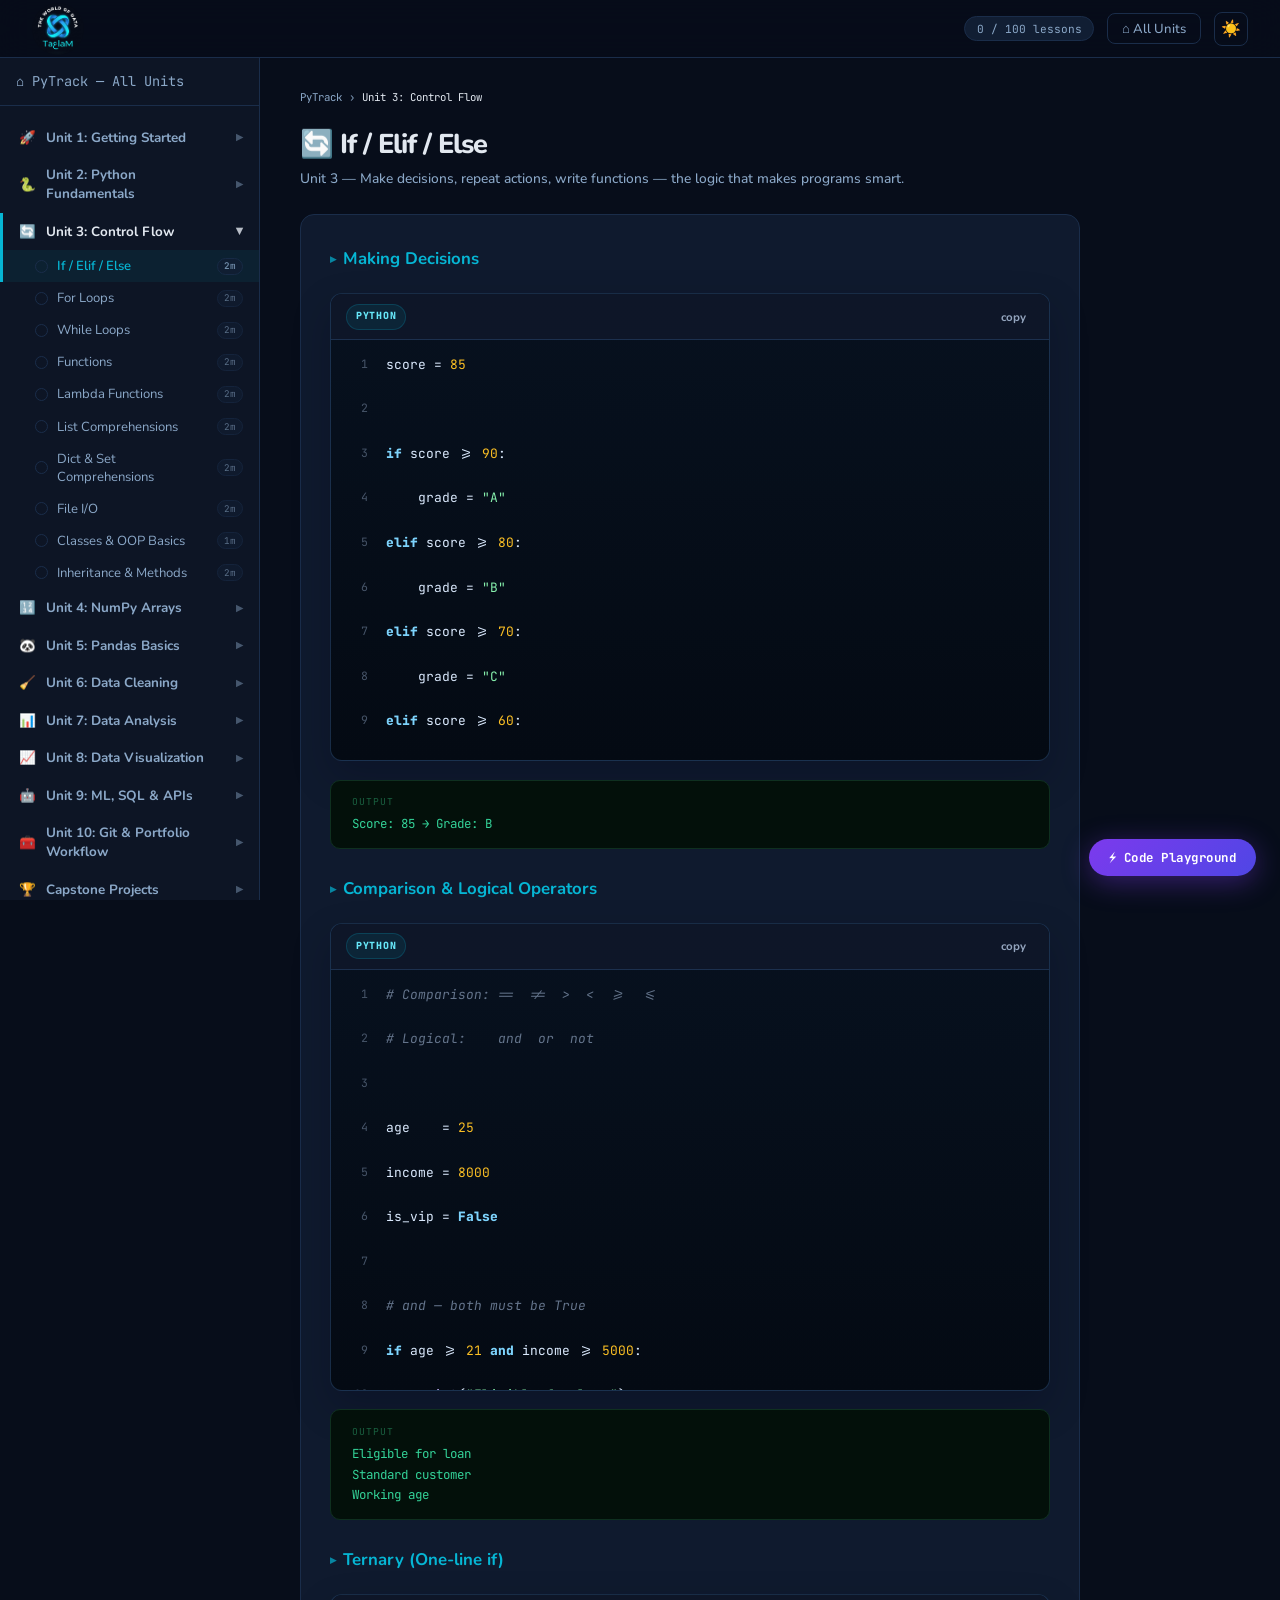
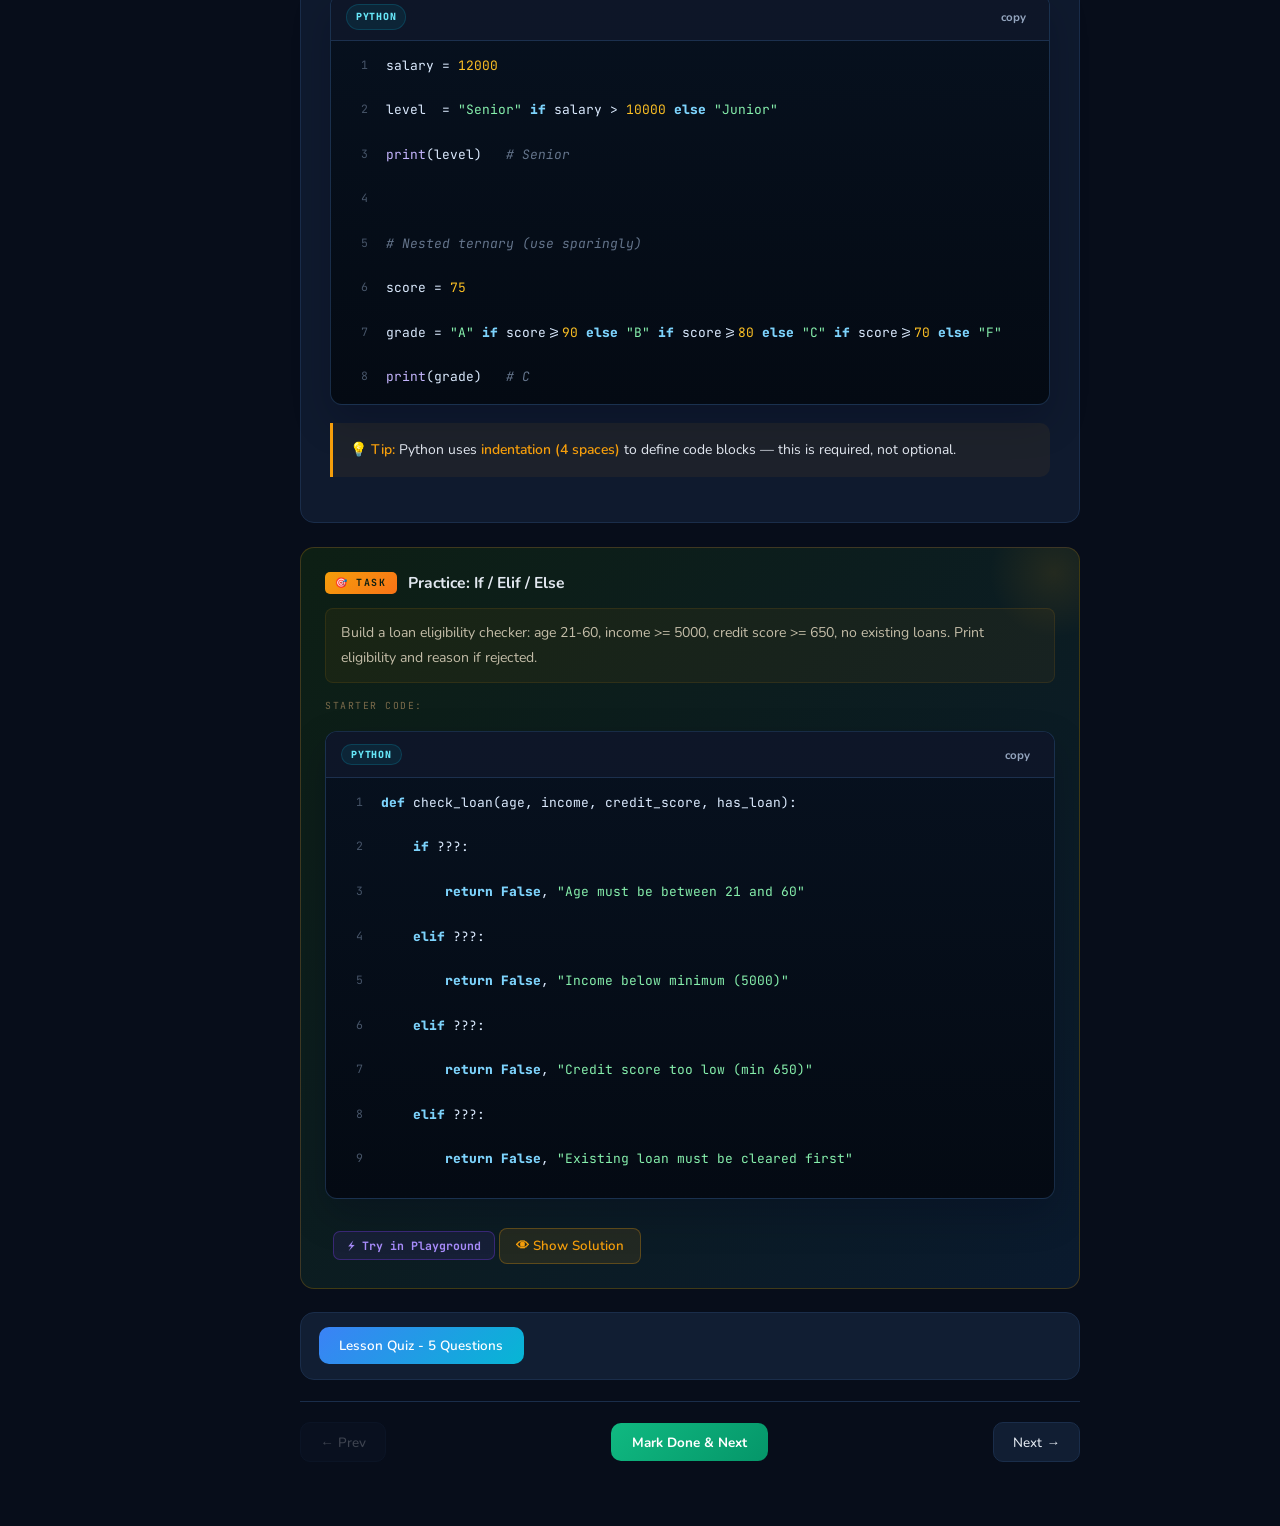
<file: units/unit-3.html>
<!DOCTYPE html>
<html lang="en">
<head>
<meta charset="UTF-8"/>
<meta name="viewport" content="width=device-width, initial-scale=1.0"/>
<title>Unit 3 — Control Flow | PyTrack</title>
<link rel="stylesheet" href="../css/style.css?v=20260514"/>
  <link rel="icon" type="image/png" href="../New Logo last.png">
</head>
<body class="code-card-preview">

<nav>
  <a class="nav-logo" href="../index.html"><img src="../New Logo last.png" alt="Ta3laM" class="nav-logo-img"></a>
  <div class="nav-right">
    <div class="progress-badge" id="nav-progress">0 / 100 lessons</div>
    <a class="btn-outline" href="../index.html">⌂ All Units</a>
    <button id="theme-toggle" class="btn-theme-toggle" onclick="toggleTheme()" title="Toggle theme">☀️</button>
  </div>
</nav>

<div class="lesson-page">
  <aside class="sidebar">
    <div class="sidebar-logo">
      <a href="../index.html" class="sidebar-home">⌂ PyTrack — All Units</a>
    </div>
        <div class="sidebar-inner">
      <div class="sidebar-unit">
  <div class="sidebar-unit-header" onclick="toggleUnit(this)"><span>🚀</span><span>Unit 1: Getting Started</span><span class="sidebar-unit-arrow">▶</span></div>
  <div class="sidebar-lessons"><a class="sidebar-lesson" id="slink-1-0" href="unit-1.html" ><span class="lesson-check" id="chk-1-0"></span>What is Python & Data Analysis?</a><a class="sidebar-lesson" id="slink-1-1" href="unit-1.html" ><span class="lesson-check" id="chk-1-1"></span>Installing Anaconda</a><a class="sidebar-lesson" id="slink-1-2" href="unit-1.html" ><span class="lesson-check" id="chk-1-2"></span>Jupyter Notebook Basics</a><a class="sidebar-lesson" id="slink-1-3" href="unit-1.html" ><span class="lesson-check" id="chk-1-3"></span>Your First Python Code</a><a class="sidebar-lesson" id="slink-1-4" href="unit-1.html" ><span class="lesson-check" id="chk-1-4"></span>Understanding Errors</a><a class="sidebar-lesson" id="slink-1-5" href="unit-1.html" ><span class="lesson-check" id="chk-1-5"></span>Variables & Operators</a><a class="sidebar-lesson" id="slink-1-6" href="unit-1.html" ><span class="lesson-check" id="chk-1-6"></span>Virtual Environments & pip</a><a class="sidebar-lesson" id="slink-1-7" href="unit-1.html" ><span class="lesson-check" id="chk-1-7"></span>Python in VS Code</a><a class="sidebar-lesson" id="slink-1-8" href="unit-1.html" ><span class="lesson-check" id="chk-1-8"></span>Running Python Scripts</a><a class="sidebar-lesson" id="slink-1-9" href="unit-1.html" ><span class="lesson-check" id="chk-1-9"></span>Comments & Code Style</a></div>
</div><div class="sidebar-unit">
  <div class="sidebar-unit-header" onclick="toggleUnit(this)"><span>🐍</span><span>Unit 2: Python Fundamentals</span><span class="sidebar-unit-arrow">▶</span></div>
  <div class="sidebar-lessons"><a class="sidebar-lesson" id="slink-2-0" href="unit-2.html" ><span class="lesson-check" id="chk-2-0"></span>Variables & Data Types</a><a class="sidebar-lesson" id="slink-2-1" href="unit-2.html" ><span class="lesson-check" id="chk-2-1"></span>Numbers & Math</a><a class="sidebar-lesson" id="slink-2-2" href="unit-2.html" ><span class="lesson-check" id="chk-2-2"></span>Strings</a><a class="sidebar-lesson" id="slink-2-3" href="unit-2.html" ><span class="lesson-check" id="chk-2-3"></span>Lists</a><a class="sidebar-lesson" id="slink-2-4" href="unit-2.html" ><span class="lesson-check" id="chk-2-4"></span>Dictionaries</a><a class="sidebar-lesson" id="slink-2-5" href="unit-2.html" ><span class="lesson-check" id="chk-2-5"></span>Tuples & Sets</a><a class="sidebar-lesson" id="slink-2-6" href="unit-2.html" ><span class="lesson-check" id="chk-2-6"></span>Type Conversion</a><a class="sidebar-lesson" id="slink-2-7" href="unit-2.html" ><span class="lesson-check" id="chk-2-7"></span>Modules & Import</a><a class="sidebar-lesson" id="slink-2-8" href="unit-2.html" ><span class="lesson-check" id="chk-2-8"></span>Regular Expressions</a><a class="sidebar-lesson" id="slink-2-9" href="unit-2.html" ><span class="lesson-check" id="chk-2-9"></span>Exception Handling</a></div>
</div><div class="sidebar-unit">
  <div class="sidebar-unit-header active-unit open" onclick="toggleUnit(this)"><span>🔄</span><span>Unit 3: Control Flow</span><span class="sidebar-unit-arrow">▶</span></div>
  <div class="sidebar-lessons open"><a class="sidebar-lesson active" id="slink-3-0" href="javascript:showLesson(0)" onclick="showLesson(0);return false;"><span class="lesson-check" id="chk-3-0"></span>If / Elif / Else</a><a class="sidebar-lesson" id="slink-3-1" href="javascript:showLesson(1)" onclick="showLesson(1);return false;"><span class="lesson-check" id="chk-3-1"></span>For Loops</a><a class="sidebar-lesson" id="slink-3-2" href="javascript:showLesson(2)" onclick="showLesson(2);return false;"><span class="lesson-check" id="chk-3-2"></span>While Loops</a><a class="sidebar-lesson" id="slink-3-3" href="javascript:showLesson(3)" onclick="showLesson(3);return false;"><span class="lesson-check" id="chk-3-3"></span>Functions</a><a class="sidebar-lesson" id="slink-3-4" href="javascript:showLesson(4)" onclick="showLesson(4);return false;"><span class="lesson-check" id="chk-3-4"></span>Lambda Functions</a><a class="sidebar-lesson" id="slink-3-5" href="javascript:showLesson(5)" onclick="showLesson(5);return false;"><span class="lesson-check" id="chk-3-5"></span>List Comprehensions</a><a class="sidebar-lesson" id="slink-3-6" href="javascript:showLesson(6)" onclick="showLesson(6);return false;"><span class="lesson-check" id="chk-3-6"></span>Dict & Set Comprehensions</a><a class="sidebar-lesson" id="slink-3-7" href="javascript:showLesson(7)" onclick="showLesson(7);return false;"><span class="lesson-check" id="chk-3-7"></span>File I/O</a><a class="sidebar-lesson" id="slink-3-8" href="javascript:showLesson(8)" onclick="showLesson(8);return false;"><span class="lesson-check" id="chk-3-8"></span>Classes & OOP Basics</a><a class="sidebar-lesson" id="slink-3-9" href="javascript:showLesson(9)" onclick="showLesson(9);return false;"><span class="lesson-check" id="chk-3-9"></span>Inheritance & Methods</a></div>
</div><div class="sidebar-unit">
  <div class="sidebar-unit-header" onclick="toggleUnit(this)"><span>🔢</span><span>Unit 4: NumPy Arrays</span><span class="sidebar-unit-arrow">▶</span></div>
  <div class="sidebar-lessons"><a class="sidebar-lesson" id="slink-4-0" href="unit-4.html" ><span class="lesson-check" id="chk-4-0"></span>Introduction to NumPy</a><a class="sidebar-lesson" id="slink-4-1" href="unit-4.html" ><span class="lesson-check" id="chk-4-1"></span>Arrays & Dimensions</a><a class="sidebar-lesson" id="slink-4-2" href="unit-4.html" ><span class="lesson-check" id="chk-4-2"></span>Operations & Filtering</a><a class="sidebar-lesson" id="slink-4-3" href="unit-4.html" ><span class="lesson-check" id="chk-4-3"></span>Statistics with NumPy</a><a class="sidebar-lesson" id="slink-4-4" href="unit-4.html" ><span class="lesson-check" id="chk-4-4"></span>Reshape, Sort & Search</a><a class="sidebar-lesson" id="slink-4-5" href="unit-4.html" ><span class="lesson-check" id="chk-4-5"></span>Random Numbers</a><a class="sidebar-lesson" id="slink-4-6" href="unit-4.html" ><span class="lesson-check" id="chk-4-6"></span>Broadcasting</a><a class="sidebar-lesson" id="slink-4-7" href="unit-4.html" ><span class="lesson-check" id="chk-4-7"></span>Linear Algebra Basics</a><a class="sidebar-lesson" id="slink-4-8" href="unit-4.html" ><span class="lesson-check" id="chk-4-8"></span>Date & Time with NumPy</a><a class="sidebar-lesson" id="slink-4-9" href="unit-4.html" ><span class="lesson-check" id="chk-4-9"></span>Performance Tips</a></div>
</div><div class="sidebar-unit">
  <div class="sidebar-unit-header" onclick="toggleUnit(this)"><span>🐼</span><span>Unit 5: Pandas Basics</span><span class="sidebar-unit-arrow">▶</span></div>
  <div class="sidebar-lessons"><a class="sidebar-lesson" id="slink-5-0" href="unit-5.html" ><span class="lesson-check" id="chk-5-0"></span>Pandas Series</a><a class="sidebar-lesson" id="slink-5-1" href="unit-5.html" ><span class="lesson-check" id="chk-5-1"></span>DataFrames</a><a class="sidebar-lesson" id="slink-5-2" href="unit-5.html" ><span class="lesson-check" id="chk-5-2"></span>Reading CSV & Excel</a><a class="sidebar-lesson" id="slink-5-3" href="unit-5.html" ><span class="lesson-check" id="chk-5-3"></span>Exploring Your Data</a><a class="sidebar-lesson" id="slink-5-4" href="unit-5.html" ><span class="lesson-check" id="chk-5-4"></span>Selecting & Filtering</a><a class="sidebar-lesson" id="slink-5-5" href="unit-5.html" ><span class="lesson-check" id="chk-5-5"></span>Adding & Modifying Columns</a><a class="sidebar-lesson" id="slink-5-6" href="unit-5.html" ><span class="lesson-check" id="chk-5-6"></span>Sorting & Ranking</a><a class="sidebar-lesson" id="slink-5-7" href="unit-5.html" ><span class="lesson-check" id="chk-5-7"></span>apply() & map()</a><a class="sidebar-lesson" id="slink-5-8" href="unit-5.html" ><span class="lesson-check" id="chk-5-8"></span>String Methods in Pandas</a><a class="sidebar-lesson" id="slink-5-9" href="unit-5.html" ><span class="lesson-check" id="chk-5-9"></span>Working with Dates</a></div>
</div><div class="sidebar-unit">
  <div class="sidebar-unit-header" onclick="toggleUnit(this)"><span>🧹</span><span>Unit 6: Data Cleaning</span><span class="sidebar-unit-arrow">▶</span></div>
  <div class="sidebar-lessons"><a class="sidebar-lesson" id="slink-6-0" href="unit-6.html" ><span class="lesson-check" id="chk-6-0"></span>Finding Missing Values</a><a class="sidebar-lesson" id="slink-6-1" href="unit-6.html" ><span class="lesson-check" id="chk-6-1"></span>Filling & Dropping Missing Data</a><a class="sidebar-lesson" id="slink-6-2" href="unit-6.html" ><span class="lesson-check" id="chk-6-2"></span>Duplicates & Data Types</a><a class="sidebar-lesson" id="slink-6-3" href="unit-6.html" ><span class="lesson-check" id="chk-6-3"></span>String Cleaning</a><a class="sidebar-lesson" id="slink-6-4" href="unit-6.html" ><span class="lesson-check" id="chk-6-4"></span>Detecting Outliers</a><a class="sidebar-lesson" id="slink-6-5" href="unit-6.html" ><span class="lesson-check" id="chk-6-5"></span>Removing Outliers</a><a class="sidebar-lesson" id="slink-6-6" href="unit-6.html" ><span class="lesson-check" id="chk-6-6"></span>Data Validation</a><a class="sidebar-lesson" id="slink-6-7" href="unit-6.html" ><span class="lesson-check" id="chk-6-7"></span>Encoding Categorical Data</a><a class="sidebar-lesson" id="slink-6-8" href="unit-6.html" ><span class="lesson-check" id="chk-6-8"></span>Binning & Discretization</a><a class="sidebar-lesson" id="slink-6-9" href="unit-6.html" ><span class="lesson-check" id="chk-6-9"></span>Full Cleaning Pipeline</a></div>
</div><div class="sidebar-unit">
  <div class="sidebar-unit-header" onclick="toggleUnit(this)"><span>📊</span><span>Unit 7: Data Analysis</span><span class="sidebar-unit-arrow">▶</span></div>
  <div class="sidebar-lessons"><a class="sidebar-lesson" id="slink-7-0" href="unit-7.html" ><span class="lesson-check" id="chk-7-0"></span>Descriptive Statistics</a><a class="sidebar-lesson" id="slink-7-1" href="unit-7.html" ><span class="lesson-check" id="chk-7-1"></span>GroupBy — Grouped Analysis</a><a class="sidebar-lesson" id="slink-7-2" href="unit-7.html" ><span class="lesson-check" id="chk-7-2"></span>Merging DataFrames</a><a class="sidebar-lesson" id="slink-7-3" href="unit-7.html" ><span class="lesson-check" id="chk-7-3"></span>Concat & Join</a><a class="sidebar-lesson" id="slink-7-4" href="unit-7.html" ><span class="lesson-check" id="chk-7-4"></span>Pivot Tables</a><a class="sidebar-lesson" id="slink-7-5" href="unit-7.html" ><span class="lesson-check" id="chk-7-5"></span>Time Series Basics</a><a class="sidebar-lesson" id="slink-7-6" href="unit-7.html" ><span class="lesson-check" id="chk-7-6"></span>Window Functions</a><a class="sidebar-lesson" id="slink-7-7" href="unit-7.html" ><span class="lesson-check" id="chk-7-7"></span>Correlation & Regression</a><a class="sidebar-lesson" id="slink-7-8" href="unit-7.html" ><span class="lesson-check" id="chk-7-8"></span>Sampling & Hypothesis Testing</a><a class="sidebar-lesson" id="slink-7-9" href="unit-7.html" ><span class="lesson-check" id="chk-7-9"></span>Building Analysis Reports</a></div>
</div><div class="sidebar-unit">
  <div class="sidebar-unit-header" onclick="toggleUnit(this)"><span>📈</span><span>Unit 8: Data Visualization</span><span class="sidebar-unit-arrow">▶</span></div>
  <div class="sidebar-lessons"><a class="sidebar-lesson" id="slink-8-0" href="unit-8.html" ><span class="lesson-check" id="chk-8-0"></span>Matplotlib Basics</a><a class="sidebar-lesson" id="slink-8-1" href="unit-8.html" ><span class="lesson-check" id="chk-8-1"></span>Bar & Line Charts</a><a class="sidebar-lesson" id="slink-8-2" href="unit-8.html" ><span class="lesson-check" id="chk-8-2"></span>Histograms & Scatter Plots</a><a class="sidebar-lesson" id="slink-8-3" href="unit-8.html" ><span class="lesson-check" id="chk-8-3"></span>Pie & Area Charts</a><a class="sidebar-lesson" id="slink-8-4" href="unit-8.html" ><span class="lesson-check" id="chk-8-4"></span>Seaborn Charts</a><a class="sidebar-lesson" id="slink-8-5" href="unit-8.html" ><span class="lesson-check" id="chk-8-5"></span>Heatmaps & Pair Plots</a><a class="sidebar-lesson" id="slink-8-6" href="unit-8.html" ><span class="lesson-check" id="chk-8-6"></span>Subplots & Dashboards</a><a class="sidebar-lesson" id="slink-8-7" href="unit-8.html" ><span class="lesson-check" id="chk-8-7"></span>Plotly — Interactive Charts</a><a class="sidebar-lesson" id="slink-8-8" href="unit-8.html" ><span class="lesson-check" id="chk-8-8"></span>Chart Styling & Themes</a><a class="sidebar-lesson" id="slink-8-9" href="unit-8.html" ><span class="lesson-check" id="chk-8-9"></span>Exporting & Sharing Charts</a></div>
</div><div class="sidebar-unit">
  <div class="sidebar-unit-header" onclick="toggleUnit(this)"><span>🤖</span><span>Unit 9: ML, SQL & APIs</span><span class="sidebar-unit-arrow">▶</span></div>
  <div class="sidebar-lessons"><a class="sidebar-lesson" id="slink-9-0" href="unit-9.html" ><span class="lesson-check" id="chk-9-0"></span>Intro to Machine Learning</a><a class="sidebar-lesson" id="slink-9-1" href="unit-9.html" ><span class="lesson-check" id="chk-9-1"></span>Scikit-learn Basics</a><a class="sidebar-lesson" id="slink-9-2" href="unit-9.html" ><span class="lesson-check" id="chk-9-2"></span>Linear Regression</a><a class="sidebar-lesson" id="slink-9-3" href="unit-9.html" ><span class="lesson-check" id="chk-9-3"></span>Logistic Regression</a><a class="sidebar-lesson" id="slink-9-4" href="unit-9.html" ><span class="lesson-check" id="chk-9-4"></span>Decision Trees & Random Forest</a><a class="sidebar-lesson" id="slink-9-5" href="unit-9.html" ><span class="lesson-check" id="chk-9-5"></span>Model Evaluation</a><a class="sidebar-lesson" id="slink-9-6" href="unit-9.html" ><span class="lesson-check" id="chk-9-6"></span>Feature Engineering</a><a class="sidebar-lesson" id="slink-9-7" href="unit-9.html" ><span class="lesson-check" id="chk-9-7"></span>SQL with Python</a><a class="sidebar-lesson" id="slink-9-8" href="unit-9.html" ><span class="lesson-check" id="chk-9-8"></span>REST APIs & requests</a><a class="sidebar-lesson" id="slink-9-9" href="unit-9.html" ><span class="lesson-check" id="chk-9-9"></span>Web Scraping</a></div>
</div><div class="sidebar-unit">
  <div class="sidebar-unit-header" onclick="toggleUnit(this)"><span>🧰</span><span>Unit 10: Git & Portfolio Workflow</span><span class="sidebar-unit-arrow">▶</span></div>
  <div class="sidebar-lessons"><a class="sidebar-lesson" id="slink-10-0" href="unit-10.html"><span class="lesson-check" id="chk-10-0"></span>Why Git for Data Projects?</a><a class="sidebar-lesson" id="slink-10-1" href="unit-10.html"><span class="lesson-check" id="chk-10-1"></span>Install & Configure Git</a><a class="sidebar-lesson" id="slink-10-2" href="unit-10.html"><span class="lesson-check" id="chk-10-2"></span>Repositories & Commits</a><a class="sidebar-lesson" id="slink-10-3" href="unit-10.html"><span class="lesson-check" id="chk-10-3"></span>Branches & Experiments</a><a class="sidebar-lesson" id="slink-10-4" href="unit-10.html"><span class="lesson-check" id="chk-10-4"></span>GitHub Remote Workflow</a><a class="sidebar-lesson" id="slink-10-5" href="unit-10.html"><span class="lesson-check" id="chk-10-5"></span>.gitignore & Data Safety</a><a class="sidebar-lesson" id="slink-10-6" href="unit-10.html"><span class="lesson-check" id="chk-10-6"></span>Project Folder Structure</a><a class="sidebar-lesson" id="slink-10-7" href="unit-10.html"><span class="lesson-check" id="chk-10-7"></span>requirements.txt & Environments</a><a class="sidebar-lesson" id="slink-10-8" href="unit-10.html"><span class="lesson-check" id="chk-10-8"></span>README for Data Projects</a><a class="sidebar-lesson" id="slink-10-9" href="unit-10.html"><span class="lesson-check" id="chk-10-9"></span>Portfolio Release Checklist</a></div></div><div class="sidebar-unit"><div class="sidebar-unit-header" onclick="toggleUnit(this)"><span>🏆</span><span>Capstone Projects</span><span class="sidebar-unit-arrow">▶</span></div><div class="sidebar-lessons"><a class="sidebar-lesson" href="../capstone.html">View Projects</a></div></div>
    </div>
  </aside>

  <main class="lesson-main">
    <div class="breadcrumb">
      <a href="../index.html">PyTrack</a> ›
      <span>Unit 3: Control Flow</span>
    </div>
    <div id="lesson-panels"><div class="lesson-panel active" id="panel-0">
  <div class="lesson-title-bar">
    <h2>🔄 If / Elif / Else</h2>
    <p>Unit 3 — Make decisions, repeat actions, write functions — the logic that makes programs smart.</p>
  </div>
  <div class="lesson-body">
<h3>Making Decisions</h3>
<div class="code-block"><div class="code-header"><span>python</span><button class="copy-btn">copy</button></div><div class="code-body">score = 85

if score &gt;= 90:
    grade = "A"
elif score &gt;= 80:
    grade = "B"
elif score &gt;= 70:
    grade = "C"
elif score &gt;= 60:
    grade = "D"
else:
    grade = "F"

print(f"Score: {score} → Grade: {grade}")</div></div>
<div class="output-block"><div class="output-label">Output</div>Score: 85 → Grade: B</div>
<h3>Comparison & Logical Operators</h3>
<div class="code-block"><div class="code-header"><span>python</span><button class="copy-btn">copy</button></div><div class="code-body"># Comparison: ==  !=  &gt;  &lt;  &gt;=  &lt;=
# Logical:    and  or  not

age    = 25
income = 8000
is_vip = False

# and — both must be True
if age &gt;= 21 and income &gt;= 5000:
    print("Eligible for loan")

# or — at least one True
if age &lt; 18 or income &gt; 20000:
    print("Special rate")

# not — reverses
if not is_vip:
    print("Standard customer")

# Chained comparisons
if 18 &lt;= age &lt;= 65:
    print("Working age")</div></div>
<div class="output-block"><div class="output-label">Output</div>Eligible for loan
Standard customer
Working age</div>
<h3>Ternary (One-line if)</h3>
<div class="code-block"><div class="code-header"><span>python</span><button class="copy-btn">copy</button></div><div class="code-body">salary = 12000
level  = "Senior" if salary &gt; 10000 else "Junior"
print(level)   # Senior

# Nested ternary (use sparingly)
score = 75
grade = "A" if score&gt;=90 else "B" if score&gt;=80 else "C" if score&gt;=70 else "F"
print(grade)   # C</div></div>
<div class="tip-box"><strong>💡 Tip:</strong> Python uses <strong>indentation (4 spaces)</strong> to define code blocks — this is required, not optional.</div></div>
  <div class="task-section">
  <div class="task-header">
    <span class="task-badge">🎯 TASK</span>
    <span class="task-title">Practice: If / Elif / Else</span>
  </div>
  <div class="task-desc">Build a loan eligibility checker: age 21-60, income >= 5000, credit score >= 650, no existing loans. Print eligibility and reason if rejected.</div>
  <div class="task-starter-label">Starter code:</div>
  <div class="code-block"><div class="code-header"><span>python</span><button class="copy-btn">copy</button></div><div class="code-body">def check_loan(age, income, credit_score, has_loan):
    if ???:
        return False, "Age must be between 21 and 60"
    elif ???:
        return False, "Income below minimum (5000)"
    elif ???:
        return False, "Credit score too low (min 650)"
    elif ???:
        return False, "Existing loan must be cleared first"
    else:
        max_loan = income * 36
        return True, f"Eligible! Max loan: {max_loan:,} EGP"

approved, msg = check_loan(28, 8000, 700, False)
print(f"Approved: {approved}")
print(f"Message:  {msg}")</div></div>
  <button class="btn-try-it" onclick="tryCode(this.previousElementSibling.querySelector('.code-body').textContent)">⚡ Try in Playground</button>
  <button class="btn-show-solution" onclick="toggleSolution(this)">👁 Show Solution</button>
  <div class="task-solution" style="display:none">
    <div class="solution-label">✅ Solution</div>
    <div class="code-block"><div class="code-header"><span>python</span><button class="copy-btn">copy</button></div><div class="code-body">def check_loan(age, income, credit_score, has_loan):
    if not (21 &lt;= age &lt;= 60):
        return False, "Age must be between 21 and 60"
    elif income &lt; 5000:
        return False, "Income below minimum (5000)"
    elif credit_score &lt; 650:
        return False, "Credit score too low (min 650)"
    elif has_loan:
        return False, "Existing loan must be cleared first"
    else:
        max_loan = income * 36
        return True, f"Eligible! Max loan: {max_loan:,} EGP"

approved, msg = check_loan(28, 8000, 700, False)
print(f"Approved: {approved}")
print(f"Message:  {msg}")</div></div>
    <div class="output-block"><div class="output-label">Output</div>Approved: True
Message:  Eligible! Max loan: 288,000 EGP</div>
  </div>
</div>
</div>
<div class="lesson-panel" id="panel-1">
  <div class="lesson-title-bar">
    <h2>🔄 For Loops</h2>
    <p>Unit 3 — Make decisions, repeat actions, write functions — the logic that makes programs smart.</p>
  </div>
  <div class="lesson-body">
<h3>Basic For Loop</h3>
<div class="code-block"><div class="code-header"><span>python</span><button class="copy-btn">copy</button></div><div class="code-body">products = ["Laptop", "Phone", "Tablet", "Monitor"]

for product in products:
    print(f"Processing: {product}")

print(f"Done! {len(products)} products processed.")</div></div>
<div class="output-block"><div class="output-label">Output</div>Processing: Laptop
Processing: Phone
Processing: Tablet
Processing: Monitor
Done! 4 products processed.</div>
<h3>range() — Loop N Times</h3>
<div class="code-block"><div class="code-header"><span>python</span><button class="copy-btn">copy</button></div><div class="code-body"># range(stop)          → 0 to stop-1
# range(start, stop)    → start to stop-1
# range(start,stop,step)→ with step

for i in range(1, 6):
    print(f"Month {i}: target = {i * 50000:,}")

print("---")
for i in range(10, 0, -2):   # countdown
    print(i, end=" ")</div></div>
<div class="output-block"><div class="output-label">Output</div>Month 1: target = 50,000
Month 2: target = 100,000
Month 3: target = 150,000
Month 4: target = 200,000
Month 5: target = 250,000
---
10 8 6 4 2 </div>
<h3>enumerate() & zip()</h3>
<div class="code-block"><div class="code-header"><span>python</span><button class="copy-btn">copy</button></div><div class="code-body">months  = ["Jan","Feb","Mar","Apr"]
sales   = [45000, 52000, 48000, 61000]
targets = [50000, 50000, 55000, 60000]

# enumerate — index + value
for i, month in enumerate(months, 1):
    print(f"{i}. {month}")

# zip — loop multiple lists together
for month, sale, target in zip(months, sales, targets):
    status = "✅" if sale &gt;= target else "❌"
    print(f"{month}: {sale:,} / {target:,} {status}")</div></div>
<div class="output-block"><div class="output-label">Output</div>1. Jan
2. Feb
3. Mar
4. Apr
Jan: 45,000 / 50,000 ❌
Feb: 52,000 / 50,000 ✅
Mar: 48,000 / 55,000 ❌
Apr: 61,000 / 60,000 ✅</div></div>
  <div class="task-section">
  <div class="task-header">
    <span class="task-badge">🎯 TASK</span>
    <span class="task-title">Practice: For Loops</span>
  </div>
  <div class="task-desc">Loop through a list of transactions. Calculate running total, flag transactions > 10000 as 'Large', count each category, and print a summary.</div>
  <div class="task-starter-label">Starter code:</div>
  <div class="code-block"><div class="code-header"><span>python</span><button class="copy-btn">copy</button></div><div class="code-body">transactions = [
    {"id":1,"amount":5000, "category":"Sales"},
    {"id":2,"amount":15000,"category":"Sales"},
    {"id":3,"amount":3000, "category":"Refund"},
    {"id":4,"amount":12000,"category":"Sales"},
    {"id":5,"amount":800,  "category":"Refund"},
]

running_total = 0
category_counts = {}

for t in transactions:
    running_total += t["amount"]
    flag = "Large" if t["amount"] &gt; ??? else "Normal"
    cat  = t["category"]
    category_counts[cat] = category_counts.get(cat, 0) + 1
    print(f"ID {t['id']}: {t['amount']:&gt;8,} | {flag:&lt;7} | Running: {running_total:,}")

print(f"\nCategories: {category_counts}")</div></div>
  <button class="btn-try-it" onclick="tryCode(this.previousElementSibling.querySelector('.code-body').textContent)">⚡ Try in Playground</button>
  <button class="btn-show-solution" onclick="toggleSolution(this)">👁 Show Solution</button>
  <div class="task-solution" style="display:none">
    <div class="solution-label">✅ Solution</div>
    <div class="code-block"><div class="code-header"><span>python</span><button class="copy-btn">copy</button></div><div class="code-body">transactions = [
    {"id":1,"amount":5000, "category":"Sales"},
    {"id":2,"amount":15000,"category":"Sales"},
    {"id":3,"amount":3000, "category":"Refund"},
    {"id":4,"amount":12000,"category":"Sales"},
    {"id":5,"amount":800,  "category":"Refund"},
]
running_total = 0
category_counts = {}
for t in transactions:
    running_total += t["amount"]
    flag = "Large" if t["amount"] &gt; 10000 else "Normal"
    cat  = t["category"]
    category_counts[cat] = category_counts.get(cat, 0) + 1
    print(f"ID {t['id']}: {t['amount']:&gt;8,} | {flag:&lt;7} | Running: {running_total:,}")
print(f"\nCategories: {category_counts}")</div></div>
    <div class="output-block"><div class="output-label">Output</div>ID 1:    5,000 | Normal  | Running: 5,000
ID 2:   15,000 | Large   | Running: 20,000
ID 3:    3,000 | Normal  | Running: 23,000
ID 4:   12,000 | Large   | Running: 35,000
ID 5:      800 | Normal  | Running: 35,800

Categories: {'Sales': 3, 'Refund': 2}</div>
  </div>
</div>
</div>
<div class="lesson-panel" id="panel-2">
  <div class="lesson-title-bar">
    <h2>🔄 While Loops</h2>
    <p>Unit 3 — Make decisions, repeat actions, write functions — the logic that makes programs smart.</p>
  </div>
  <div class="lesson-body">
<h3>Basic While Loop</h3>
<div class="code-block"><div class="code-header"><span>python</span><button class="copy-btn">copy</button></div><div class="code-body"># while loop runs as long as condition is True
count = 1
while count &lt;= 5:
    print(f"Attempt {count}")
    count += 1   # IMPORTANT: update the condition!
print("Done!")</div></div>
<div class="output-block"><div class="output-label">Output</div>Attempt 1
Attempt 2
Attempt 3
Attempt 4
Attempt 5
Done!</div>
<h3>break and continue</h3>
<div class="code-block"><div class="code-header"><span>python</span><button class="copy-btn">copy</button></div><div class="code-body"># Search for first sale over target
sales  = [3000, 7000, 2000, 15000, 9000, 4000]
target = 10000
found  = None

i = 0
while i &lt; len(sales):
    if sales[i] &gt;= target:
        found = sales[i]
        break    # Stop searching
    i += 1

print(f"First sale over {target:,}: {found:,}" if found else "None found")

# Skip negatives
values = [5, -3, 8, -1, 4, 7]
total  = 0
i = 0
while i &lt; len(values):
    i += 1
    if values[i-1] &lt; 0:
        continue   # Skip negatives
    total += values[i-1]
print(f"Sum of positives: {total}")</div></div>
<div class="output-block"><div class="output-label">Output</div>First sale over 10,000: 15,000
Sum of positives: 24</div>
<h3>while True (Infinite Loop)</h3>
<div class="code-block"><div class="code-header"><span>python</span><button class="copy-btn">copy</button></div><div class="code-body"># Use for menus and retrying
attempts = 0
max_attempts = 3

while True:
    attempts += 1
    password = input(f"Password (attempt {attempts}/{max_attempts}): ")

    if password == "secret123":
        print("Access granted!")
        break
    elif attempts &gt;= max_attempts:
        print("Account locked!")
        break
    else:
        print("Wrong password, try again.")</div></div>
<div class="tip-box"><strong>💡 Tip:</strong> Always make sure a while loop has a way to exit — otherwise you'll have an infinite loop that freezes your program!</div></div>
  <div class="task-section">
  <div class="task-header">
    <span class="task-badge">🎯 TASK</span>
    <span class="task-title">Practice: While Loops</span>
  </div>
  <div class="task-desc">Simulate a simple ATM: start with balance 10000 EGP. Loop to allow withdrawals. Reject if amount > balance or > 5000 per transaction. Exit when user enters 0.</div>
  <div class="task-starter-label">Starter code:</div>
  <div class="code-block"><div class="code-header"><span>python</span><button class="copy-btn">copy</button></div><div class="code-body">balance = 10_000
transactions = 0

while True:
    print(f"\nBalance: {balance:,} EGP")
    amount = int(input("Withdraw (0 to exit): "))

    if amount == ???:
        print(f"Thank you! {transactions} transactions made.")
        break
    elif amount &gt; ???:
        print("Exceeds single transaction limit (5000)")
        continue
    elif amount &gt; ???:
        print("Insufficient funds!")
        continue
    else:
        balance -= amount
        transactions += 1
        print(f"Dispensing {amount:,} EGP")</div></div>
  <button class="btn-try-it" onclick="tryCode(this.previousElementSibling.querySelector('.code-body').textContent)">⚡ Try in Playground</button>
  <button class="btn-show-solution" onclick="toggleSolution(this)">👁 Show Solution</button>
  <div class="task-solution" style="display:none">
    <div class="solution-label">✅ Solution</div>
    <div class="code-block"><div class="code-header"><span>python</span><button class="copy-btn">copy</button></div><div class="code-body">balance = 10_000
transactions = 0

while True:
    amount = 2000  # Simulated input
    if amount == 0:
        print(f"Thank you! {transactions} transactions made.")
        break
    elif amount &gt; 5000:
        print("Exceeds single transaction limit (5000)")
    elif amount &gt; balance:
        print("Insufficient funds!")
    else:
        balance -= amount
        transactions += 1
        print(f"Dispensing {amount:,} EGP. New balance: {balance:,}")
    break  # Remove in real version</div></div>
    <div class="output-block"><div class="output-label">Output</div>Dispensing 2,000 EGP. New balance: 8,000</div>
  </div>
</div>
</div>
<div class="lesson-panel" id="panel-3">
  <div class="lesson-title-bar">
    <h2>🔄 Functions</h2>
    <p>Unit 3 — Make decisions, repeat actions, write functions — the logic that makes programs smart.</p>
  </div>
  <div class="lesson-body">
<h3>Defining & Calling Functions</h3>
<div class="code-block"><div class="code-header"><span>python</span><button class="copy-btn">copy</button></div><div class="code-body">def calculate_tax(amount, rate=0.14):
    """Calculate VAT on an amount."""
    tax   = amount * rate
    total = amount + tax
    return total

# Call with positional args
print(calculate_tax(1000))          # 1140.0 (uses default 14%)
print(calculate_tax(5000, 0.10))    # 5500.0 (uses 10%)

# Call with keyword args
print(calculate_tax(rate=0.05, amount=2000))  # 2100.0</div></div>
<div class="output-block"><div class="output-label">Output</div>1140.0
5500.0
2100.0</div>
<h3>*args and **kwargs</h3>
<div class="code-block"><div class="code-header"><span>python</span><button class="copy-btn">copy</button></div><div class="code-body"># *args — accept any number of positional arguments
def total_sales(*amounts):
    return sum(amounts)

print(total_sales(1000, 2000, 3000))       # 6000
print(total_sales(500, 750, 800, 1200))    # 3250

# **kwargs — accept any number of keyword arguments
def create_report(**info):
    for key, value in info.items():
        print(f"  {key}: {value}")

create_report(month="January", total=450000, growth="12%")</div></div>
<div class="output-block"><div class="output-label">Output</div>6000
3250
  month: January
  total: 450000
  growth: 12%</div>
<h3>Return Multiple Values</h3>
<div class="code-block"><div class="code-header"><span>python</span><button class="copy-btn">copy</button></div><div class="code-body">def analyze_sales(data):
    """Return multiple stats as a tuple."""
    total = sum(data)
    avg   = total / len(data)
    best  = max(data)
    worst = min(data)
    return total, avg, best, worst

sales = [45000, 72000, 31000, 58000, 66000]
total, avg, best, worst = analyze_sales(sales)
print(f"Total: {total:,} | Avg: {avg:,.0f} | Best: {best:,} | Worst: {worst:,}")</div></div>
<div class="output-block"><div class="output-label">Output</div>Total: 272,000 | Avg: 54,400 | Best: 72,000 | Worst: 31,000</div></div>
  <div class="task-section">
  <div class="task-header">
    <span class="task-badge">🎯 TASK</span>
    <span class="task-title">Practice: Functions</span>
  </div>
  <div class="task-desc">Write 3 utility functions for a sales system: calculate_commission(sales, rate), apply_discount(price, pct), and format_report(name, data_dict). Use default parameters.</div>
  <div class="task-starter-label">Starter code:</div>
  <div class="code-block"><div class="code-header"><span>python</span><button class="copy-btn">copy</button></div><div class="code-body">def calculate_commission(sales, rate=0.05):
    """Return commission amount."""
    return ???

def apply_discount(price, pct=10):
    """Return price after discount."""
    return ???

def format_report(name, data):
    """Print a formatted report."""
    print(f"\n{'='*30}")
    print(f"  Report: {name}")
    print(f"{'='*30}")
    for key, value in data.items():
        if isinstance(value, (int, float)):
            print(f"  {key:&lt;15}: {value:&gt;10,}")
        else:
            print(f"  {key:&lt;15}: {value:&gt;10}")

# Test all functions
sales = 150_000
comm  = calculate_commission(sales)
disc  = apply_discount(12000, 15)
format_report("Q1 Summary", {
    "Total Sales": sales,
    "Commission": comm,
    "Discounted Price": disc,
    "Agent": "Ahmed"
})</div></div>
  <button class="btn-try-it" onclick="tryCode(this.previousElementSibling.querySelector('.code-body').textContent)">⚡ Try in Playground</button>
  <button class="btn-show-solution" onclick="toggleSolution(this)">👁 Show Solution</button>
  <div class="task-solution" style="display:none">
    <div class="solution-label">✅ Solution</div>
    <div class="code-block"><div class="code-header"><span>python</span><button class="copy-btn">copy</button></div><div class="code-body">def calculate_commission(sales, rate=0.05):
    return sales * rate

def apply_discount(price, pct=10):
    return price * (1 - pct/100)

def format_report(name, data):
    print(f"\n{'='*30}")
    print(f"  Report: {name}")
    print(f"{'='*30}")
    for key, value in data.items():
        if isinstance(value, (int, float)):
            print(f"  {key:&lt;15}: {value:&gt;10,}")
        else:
            print(f"  {key:&lt;15}: {value:&gt;10}")

sales = 150_000
comm  = calculate_commission(sales)
disc  = apply_discount(12000, 15)
format_report("Q1 Summary", {"Total Sales":sales,"Commission":comm,"Discounted Price":disc,"Agent":"Ahmed"})</div></div>
    <div class="output-block"><div class="output-label">Output</div>
==============================
  Report: Q1 Summary
==============================
  Total Sales    :    150,000
  Commission     :      7,500
  Discounted Price:     10,200
  Agent          :      Ahmed</div>
  </div>
</div>
</div>
<div class="lesson-panel" id="panel-4">
  <div class="lesson-title-bar">
    <h2>🔄 Lambda Functions</h2>
    <p>Unit 3 — Make decisions, repeat actions, write functions — the logic that makes programs smart.</p>
  </div>
  <div class="lesson-body">
<h3>What is Lambda?</h3>
<p>A lambda is a <strong>small anonymous function</strong> — perfect for short, one-time operations especially with sort() and filter().</p>
<div class="code-block"><div class="code-header"><span>python</span><button class="copy-btn">copy</button></div><div class="code-body"># Regular function
def double(x):
    return x * 2

# Equivalent lambda
double = lambda x: x * 2

print(double(5))    # 10

# Lambda with multiple args
add = lambda x, y: x + y
print(add(3, 4))    # 7

# Lambda with condition
classify = lambda x: "High" if x &gt; 50000 else "Low"
print(classify(72000))  # High</div></div>
<div class="output-block"><div class="output-label">Output</div>10
7
High</div>
<h3>Lambda with sorted() and map()</h3>
<div class="code-block"><div class="code-header"><span>python</span><button class="copy-btn">copy</button></div><div class="code-body">employees = [
    {"name": "Ahmed", "salary": 9500,  "dept": "Sales"},
    {"name": "Sara",  "salary": 12000, "dept": "IT"},
    {"name": "Omar",  "salary": 8800,  "dept": "Sales"},
    {"name": "Layla", "salary": 15000, "dept": "IT"},
]

# Sort by salary
by_salary = sorted(employees, key=lambda e: e["salary"])
for e in by_salary:
    print(f"{e['name']:&lt;8} {e['salary']:,}")

# Sort by dept then salary
by_dept_sal = sorted(employees, key=lambda e: (e["dept"], e["salary"]))

# map — apply function to all items
salaries   = [e["salary"] for e in employees]
after_raise = list(map(lambda s: s * 1.10, salaries))
print(after_raise)</div></div>
<div class="output-block"><div class="output-label">Output</div>Omar     8,800
Ahmed    9,500
Sara     12,000
Layla    15,000
[10450.0, 13200.0, 9680.0, 16500.0]</div></div>
  <div class="task-section">
  <div class="task-header">
    <span class="task-badge">🎯 TASK</span>
    <span class="task-title">Practice: Lambda Functions</span>
  </div>
  <div class="task-desc">Use lambda with sorted(), filter(), and map() to: sort products by price descending, filter only in-stock items, and apply 20% discount to expensive items (>10000).</div>
  <div class="task-starter-label">Starter code:</div>
  <div class="code-block"><div class="code-header"><span>python</span><button class="copy-btn">copy</button></div><div class="code-body">products = [
    {"name":"Laptop",  "price":12000,"stock":5},
    {"name":"Phone",   "price":6500, "stock":0},
    {"name":"Monitor", "price":8000, "stock":3},
    {"name":"Tablet",  "price":4200, "stock":8},
    {"name":"Camera",  "price":15000,"stock":2},
]

# Sort by price descending
by_price = sorted(products, key=lambda p: ???, reverse=True)
print("By price:", [p["name"] for p in by_price])

# Filter in-stock only
in_stock = list(filter(lambda p: ???, products))
print("In stock:", [p["name"] for p in in_stock])

# Apply 20% discount to items over 10000
discounted = list(map(lambda p: {**p, "price": p["price"]*0.8} if p["price"] &gt; ??? else p, products))
for p in discounted:
    print(f"{p['name']}: {p['price']:,}")</div></div>
  <button class="btn-try-it" onclick="tryCode(this.previousElementSibling.querySelector('.code-body').textContent)">⚡ Try in Playground</button>
  <button class="btn-show-solution" onclick="toggleSolution(this)">👁 Show Solution</button>
  <div class="task-solution" style="display:none">
    <div class="solution-label">✅ Solution</div>
    <div class="code-block"><div class="code-header"><span>python</span><button class="copy-btn">copy</button></div><div class="code-body">products = [
    {"name":"Laptop",  "price":12000,"stock":5},
    {"name":"Phone",   "price":6500, "stock":0},
    {"name":"Monitor", "price":8000, "stock":3},
    {"name":"Tablet",  "price":4200, "stock":8},
    {"name":"Camera",  "price":15000,"stock":2},
]
by_price  = sorted(products, key=lambda p: p["price"], reverse=True)
print("By price:", [p["name"] for p in by_price])
in_stock  = list(filter(lambda p: p["stock"] &gt; 0, products))
print("In stock:", [p["name"] for p in in_stock])
discounted = list(map(lambda p: {**p,"price":p["price"]*0.8} if p["price"]&gt;10000 else p, products))
for p in discounted:
    print(f"{p['name']}: {p['price']:,}")</div></div>
    <div class="output-block"><div class="output-label">Output</div>By price: ['Camera', 'Laptop', 'Monitor', 'Phone', 'Tablet']
In stock: ['Laptop', 'Monitor', 'Tablet', 'Camera']
Laptop: 9,600.0
Phone: 6,500
Monitor: 8,000
Tablet: 4,200
Camera: 12,000.0</div>
  </div>
</div>
</div>
<div class="lesson-panel" id="panel-5">
  <div class="lesson-title-bar">
    <h2>🔄 List Comprehensions</h2>
    <p>Unit 3 — Make decisions, repeat actions, write functions — the logic that makes programs smart.</p>
  </div>
  <div class="lesson-body">
<h3>From Loop to Comprehension</h3>
<div class="code-block"><div class="code-header"><span>python</span><button class="copy-btn">copy</button></div><div class="code-body"># Traditional loop
prices     = [100, 250, 75, 400, 180]
discounted = []
for p in prices:
    discounted.append(p * 0.9)

# List comprehension — same result, 1 line
discounted = [p * 0.9 for p in prices]
print(discounted)</div></div>
<div class="output-block"><div class="output-label">Output</div>[90.0, 225.0, 67.5, 360.0, 162.0]</div>
<h3>With Conditions</h3>
<div class="code-block"><div class="code-header"><span>python</span><button class="copy-btn">copy</button></div><div class="code-body">sales = [45000, 28000, 72000, 15000, 58000, 31000]

# Filter: only sales above 30000
high  = [s for s in sales if s &gt; 30000]

# Transform: apply bonus to high performers only
bonus = [s * 1.15 if s &gt; 50000 else s for s in sales]

# Both filter and transform
big_bonus = [s * 1.20 for s in sales if s &gt; 50000]

print("High:", high)
print("Bonus:", bonus)
print("Big bonus:", big_bonus)</div></div>
<div class="output-block"><div class="output-label">Output</div>High: [45000, 72000, 58000]
Bonus: [45000, 28000, 82800.0, 15000, 66700.0, 31000]
Big bonus: [86400.0, 69600.0]</div>
<h3>Dict & Set Comprehensions</h3>
<div class="code-block"><div class="code-header"><span>python</span><button class="copy-btn">copy</button></div><div class="code-body">employees = [("Ahmed",9500),("Sara",12000),("Omar",8800)]

# Dict comprehension
salary_dict = {name: salary for name, salary in employees}
print(salary_dict)

# Filter in dict comprehension
high_earners = {name: sal for name, sal in employees if sal &gt; 9000}
print(high_earners)

# Set comprehension — unique departments
records = [("Ahmed","Sales"),("Sara","IT"),("Omar","Sales"),("Layla","IT")]
depts   = {dept for _, dept in records}
print(depts)   # {'Sales', 'IT'}</div></div>
<div class="output-block"><div class="output-label">Output</div>{'Ahmed': 9500, 'Sara': 12000, 'Omar': 8800}
{'Ahmed': 9500, 'Sara': 12000}
{'Sales', 'IT'}</div></div>
  <div class="task-section">
  <div class="task-header">
    <span class="task-badge">🎯 TASK</span>
    <span class="task-title">Practice: List Comprehensions</span>
  </div>
  <div class="task-desc">Use comprehensions to process sales data: create a list of formatted strings, a dict of name→annual salary, and filter employees earning above average.</div>
  <div class="task-starter-label">Starter code:</div>
  <div class="code-block"><div class="code-header"><span>python</span><button class="copy-btn">copy</button></div><div class="code-body">employees = [
    {"name":"Ahmed", "salary":9500,  "dept":"Sales"},
    {"name":"Sara",  "salary":12000, "dept":"IT"},
    {"name":"Omar",  "salary":8800,  "dept":"Sales"},
    {"name":"Layla", "salary":15000, "dept":"IT"},
    {"name":"Karim", "salary":7500,  "dept":"HR"},
]

# List of formatted strings
labels = [f"{e['name']} ({e['dept']}): {e['salary']:,}" for e in employees]

# Dict: name → annual salary
annual = {e["name"]: e["salary"] * ??? for e in employees}

# Filter above average
avg = sum(e["salary"] for e in employees) / len(employees)
above_avg = [e["name"] for e in employees if e["salary"] &gt; ???]

for label in labels: print(label)
print(f"\nAverage: {avg:,.0f}")
print(f"Above average: {above_avg}")</div></div>
  <button class="btn-try-it" onclick="tryCode(this.previousElementSibling.querySelector('.code-body').textContent)">⚡ Try in Playground</button>
  <button class="btn-show-solution" onclick="toggleSolution(this)">👁 Show Solution</button>
  <div class="task-solution" style="display:none">
    <div class="solution-label">✅ Solution</div>
    <div class="code-block"><div class="code-header"><span>python</span><button class="copy-btn">copy</button></div><div class="code-body">employees = [
    {"name":"Ahmed", "salary":9500,  "dept":"Sales"},
    {"name":"Sara",  "salary":12000, "dept":"IT"},
    {"name":"Omar",  "salary":8800,  "dept":"Sales"},
    {"name":"Layla", "salary":15000, "dept":"IT"},
    {"name":"Karim", "salary":7500,  "dept":"HR"},
]
labels = [f"{e['name']} ({e['dept']}): {e['salary']:,}" for e in employees]
annual = {e["name"]: e["salary"] * 12 for e in employees}
avg = sum(e["salary"] for e in employees) / len(employees)
above_avg = [e["name"] for e in employees if e["salary"] &gt; avg]
for label in labels: print(label)
print(f"\nAverage: {avg:,.0f}")
print(f"Above average: {above_avg}")</div></div>
    <div class="output-block"><div class="output-label">Output</div>Ahmed (Sales): 9,500
Sara (IT): 12,000
Omar (Sales): 8,800
Layla (IT): 15,000
Karim (HR): 7,500

Average: 10,560
Above average: ['Sara', 'Layla']</div>
  </div>
</div>
</div>
<div class="lesson-panel" id="panel-6">
  <div class="lesson-title-bar">
    <h2>🔄 Dict & Set Comprehensions</h2>
    <p>Unit 3 — Make decisions, repeat actions, write functions — the logic that makes programs smart.</p>
  </div>
  <div class="lesson-body">
<h3>Dict Comprehensions</h3>
<div class="code-block"><div class="code-header"><span>python</span><button class="copy-btn">copy</button></div><div class="code-body"># Basic dict comprehension
squares = {x: x**2 for x in range(1, 6)}
print(squares)  # {1:1, 2:4, 3:9, 4:16, 5:25}

# From two lists using zip
cities  = ["Cairo", "Alex", "Giza"]
sales   = [450000, 280000, 195000]
sales_dict = {city: sale for city, sale in zip(cities, sales)}
print(sales_dict)

# Swap keys and values
inverted = {v: k for k, v in sales_dict.items()}
print(inverted)

# Filter while building
high_sales = {city: s for city, s in sales_dict.items() if s &gt; 200000}
print(high_sales)</div></div>
<div class="output-block"><div class="output-label">Output</div>{1: 1, 2: 4, 3: 9, 4: 16, 5: 25}
{'Cairo': 450000, 'Alex': 280000, 'Giza': 195000}
{450000: 'Cairo', 280000: 'Alex', 195000: 'Giza'}
{'Cairo': 450000, 'Alex': 280000}</div>
<h3>Nested Dict Comprehension</h3>
<div class="code-block"><div class="code-header"><span>python</span><button class="copy-btn">copy</button></div><div class="code-body"># Create a multiplication table
table = {i: {j: i*j for j in range(1,4)} for i in range(1,4)}
for row, vals in table.items():
    print(f"{row}: {vals}")

# Group employees by department
employees = [
    {"name":"Ahmed","dept":"Sales"},
    {"name":"Sara", "dept":"IT"},
    {"name":"Omar", "dept":"Sales"},
]
by_dept = {}
for e in employees:
    by_dept.setdefault(e["dept"], []).append(e["name"])
print(by_dept)</div></div>
<div class="output-block"><div class="output-label">Output</div>1: {1: 1, 2: 2, 3: 3}
2: {1: 2, 2: 4, 3: 6}
3: {1: 3, 2: 6, 3: 9}
{'Sales': ['Ahmed', 'Omar'], 'IT': ['Sara']}</div>
<div class="tip-box"><strong>💡 Tip:</strong> Use dict comprehensions for transforming data — they're faster and more readable than building dicts in loops.</div></div>
  <div class="task-section">
  <div class="task-header">
    <span class="task-badge">🎯 TASK</span>
    <span class="task-title">Practice: Dict & Set Comprehensions</span>
  </div>
  <div class="task-desc">Given sales data, use comprehensions to: normalize sales (0-1 scale), create a rank dict, and group cities by performance tier (High/Medium/Low).</div>
  <div class="task-starter-label">Starter code:</div>
  <div class="code-block"><div class="code-header"><span>python</span><button class="copy-btn">copy</button></div><div class="code-body">sales = {"Cairo":450000,"Alex":280000,"Giza":195000,"Aswan":90000,"Luxor":120000}

max_s = max(sales.values())
min_s = min(sales.values())

# Normalize 0-1
normalized = {city: (s-min_s)/(max_s-min_s) for city, s in sales.items()}

# Rank (1=highest)
ranked = {city: rank+1 for rank,(city,_) in enumerate(
    sorted(sales.items(), key=lambda x: -x[1])
)}

# Tier
tiers = {city: "High" if s&gt;300000 else "Medium" if s&gt;150000 else "Low"
         for city, s in sales.items()}

for city in sales:
    print(f"{city:&lt;8} norm:{normalized[city]:.2f} rank:{ranked[city]} tier:{tiers[city]}")</div></div>
  <button class="btn-try-it" onclick="tryCode(this.previousElementSibling.querySelector('.code-body').textContent)">⚡ Try in Playground</button>
  <button class="btn-show-solution" onclick="toggleSolution(this)">👁 Show Solution</button>
  <div class="task-solution" style="display:none">
    <div class="solution-label">✅ Solution</div>
    <div class="code-block"><div class="code-header"><span>python</span><button class="copy-btn">copy</button></div><div class="code-body">sales = {"Cairo":450000,"Alex":280000,"Giza":195000,"Aswan":90000,"Luxor":120000}
max_s = max(sales.values())
min_s = min(sales.values())
normalized = {city: round((s-min_s)/(max_s-min_s),2) for city, s in sales.items()}
ranked = {city: rank+1 for rank,(city,_) in enumerate(sorted(sales.items(), key=lambda x: -x[1]))}
tiers  = {city: "High" if s&gt;300000 else "Medium" if s&gt;150000 else "Low" for city,s in sales.items()}
for city in sales:
    print(f"{city:&lt;8} norm:{normalized[city]:.2f} rank:{ranked[city]} tier:{tiers[city]}")</div></div>
    <div class="output-block"><div class="output-label">Output</div>Cairo    norm:1.00 rank:1 tier:High
Alex     norm:0.53 rank:2 tier:Medium
Giza     norm:0.29 rank:3 tier:Medium
Aswan    norm:0.00 rank:5 tier:Low
Luxor    norm:0.08 rank:4 tier:Low</div>
  </div>
</div>
</div>
<div class="lesson-panel" id="panel-7">
  <div class="lesson-title-bar">
    <h2>🔄 File I/O</h2>
    <p>Unit 3 — Make decisions, repeat actions, write functions — the logic that makes programs smart.</p>
  </div>
  <div class="lesson-body">
<h3>Writing & Reading Files</h3>
<div class="code-block"><div class="code-header"><span>python</span><button class="copy-btn">copy</button></div><div class="code-body"># Write
with open("report.txt", "w", encoding="utf-8") as f:
    f.write("=== Q4 Sales Report ===\n")
    for city, amount in [("Cairo",450000),("Alex",280000)]:
        f.write(f"{city}: {amount:,}\n")

# Read all at once
with open("report.txt", "r", encoding="utf-8") as f:
    content = f.read()
print(content)

# Read line by line (memory efficient for large files)
with open("report.txt", "r") as f:
    for line in f:
        print(line.strip())</div></div>
<div class="output-block"><div class="output-label">Output</div>=== Q4 Sales Report ===
Cairo: 450,000
Alex: 280,000</div>
<h3>CSV Files</h3>
<div class="code-block"><div class="code-header"><span>python</span><button class="copy-btn">copy</button></div><div class="code-body">import csv

# Write CSV
data = [
    ["Name","Dept","Salary"],
    ["Ahmed","Sales",9500],
    ["Sara","IT",12000],
]
with open("employees.csv","w",newline="",encoding="utf-8") as f:
    writer = csv.writer(f)
    writer.writerows(data)

# Read CSV as dict
with open("employees.csv","r",encoding="utf-8") as f:
    for row in csv.DictReader(f):
        print(f"{row['Name']:&lt;10} {row['Dept']:&lt;8} {int(row['Salary']):,}")</div></div>
<div class="output-block"><div class="output-label">Output</div>Ahmed      Sales    9,500
Sara       IT       12,000</div>
<h3>JSON Files</h3>
<div class="code-block"><div class="code-header"><span>python</span><button class="copy-btn">copy</button></div><div class="code-body">import json

# Write JSON
config = {"db":"postgresql","host":"localhost","port":5432}
with open("config.json","w") as f:
    json.dump(config, f, indent=2)

# Read JSON
with open("config.json","r") as f:
    cfg = json.load(f)
print(cfg["host"])    # localhost</div></div>
<div class="tip-box"><strong>💡 Tip:</strong> Always use <span class="ci">encoding="utf-8"</span> when working with text files to handle Arabic and other non-ASCII characters.</div></div>
  <div class="task-section">
  <div class="task-header">
    <span class="task-badge">🎯 TASK</span>
    <span class="task-title">Practice: File I/O</span>
  </div>
  <div class="task-desc">Write a complete file pipeline: save employee data as both CSV and JSON, then read the CSV back, filter high earners, and append a summary to a text report.</div>
  <div class="task-starter-label">Starter code:</div>
  <div class="code-block"><div class="code-header"><span>python</span><button class="copy-btn">copy</button></div><div class="code-body">import csv, json

employees = [
    {"name":"Ahmed","dept":"Sales","salary":9500},
    {"name":"Sara","dept":"IT","salary":12000},
    {"name":"Omar","dept":"Sales","salary":8800},
    {"name":"Layla","dept":"IT","salary":15000},
]

# Save as CSV
with open("employees.csv","w",newline="") as f:
    writer = csv.DictWriter(f, fieldnames=["name","dept","salary"])
    writer.writeheader()
    writer.writerows(employees)

# Save as JSON
with open("employees.json","w") as f:
    json.dump(employees, f, indent=2)

# Read CSV and filter
with open("employees.csv","r") as f:
    high = [r for r in csv.DictReader(f) if int(r["salary"]) &gt; 10000]

# Write summary report
with open("summary.txt","w") as f:
    f.write(f"High earners (&gt;{10000:,} EGP):\n")
    for r in high:
        f.write(f"  {r['name']}: {int(r['salary']):,}\n")

print(f"Saved {len(employees)} employees")
print(f"High earners: {len(high)}")</div></div>
  <button class="btn-try-it" onclick="tryCode(this.previousElementSibling.querySelector('.code-body').textContent)">⚡ Try in Playground</button>
  <button class="btn-show-solution" onclick="toggleSolution(this)">👁 Show Solution</button>
  <div class="task-solution" style="display:none">
    <div class="solution-label">✅ Solution</div>
    <div class="code-block"><div class="code-header"><span>python</span><button class="copy-btn">copy</button></div><div class="code-body">import csv, json
employees = [
    {"name":"Ahmed","dept":"Sales","salary":9500},
    {"name":"Sara","dept":"IT","salary":12000},
    {"name":"Omar","dept":"Sales","salary":8800},
    {"name":"Layla","dept":"IT","salary":15000},
]
with open("employees.csv","w",newline="") as f:
    w = csv.DictWriter(f, fieldnames=["name","dept","salary"])
    w.writeheader(); w.writerows(employees)
with open("employees.json","w") as f:
    json.dump(employees, f, indent=2)
with open("employees.csv","r") as f:
    high = [r for r in csv.DictReader(f) if int(r["salary"]) &gt; 10000]
with open("summary.txt","w") as f:
    f.write(f"High earners:\n")
    for r in high: f.write(f"  {r['name']}: {int(r['salary']):,}\n")
print(f"Saved {len(employees)} employees")
print(f"High earners: {len(high)}")</div></div>
    <div class="output-block"><div class="output-label">Output</div>Saved 4 employees
High earners: 2</div>
  </div>
</div>
</div>
<div class="lesson-panel" id="panel-8">
  <div class="lesson-title-bar">
    <h2>🔄 Classes & OOP Basics</h2>
    <p>Unit 3 — Make decisions, repeat actions, write functions — the logic that makes programs smart.</p>
  </div>
  <div class="lesson-body">
<h3>What is OOP?</h3>
<p>Object-Oriented Programming organizes code into <strong>classes</strong> — blueprints for creating objects with data (attributes) and behavior (methods).</p>
<div class="code-block"><div class="code-header"><span>python</span><button class="copy-btn">copy</button></div><div class="code-body">class Employee:
    """Represents a company employee."""

    company = "TechCorp"  # Class attribute (shared by all)

    def __init__(self, name, dept, salary):
        """Constructor — runs when creating object."""
        self.name   = name    # Instance attributes
        self.dept   = dept
        self.salary = salary

    def greet(self):
        return f"Hi, I'm {self.name} from {self.dept}."

    def give_raise(self, pct):
        self.salary *= (1 + pct/100)
        return self.salary

# Create objects
e1 = Employee("Ahmed", "Sales", 9500)
e2 = Employee("Sara",  "IT",    12000)

print(e1.greet())
print(e2.greet())
print(e1.give_raise(10))
print(Employee.company)   # class attribute</div></div>
<div class="output-block"><div class="output-label">Output</div>Hi, I'm Ahmed from Sales.
Hi, I'm Sara from IT.
10450.0
TechCorp</div></div>
  <div class="task-section">
  <div class="task-header">
    <span class="task-badge">🎯 TASK</span>
    <span class="task-title">Practice: Classes & OOP Basics</span>
  </div>
  <div class="task-desc">Create a BankAccount class with: balance, owner, deposit(), withdraw() (check funds), and statement() methods.</div>
  <div class="task-starter-label">Starter code:</div>
  <div class="code-block"><div class="code-header"><span>python</span><button class="copy-btn">copy</button></div><div class="code-body">class BankAccount:
    def __init__(self, owner, initial_balance=0):
        self.owner   = owner
        self.balance = initial_balance
        self.history = []

    def deposit(self, amount):
        self.balance += amount
        self.history.append(f"+{amount:,}")
        return self.balance

    def withdraw(self, amount):
        if amount &gt; self.balance:
            return "Insufficient funds"
        self.balance -= amount
        self.history.append(f"-{amount:,}")
        return self.balance

    def statement(self):
        print(f"\nAccount: {self.owner}")
        print(f"Balance: {self.balance:,} EGP")
        print(f"Transactions: {', '.join(self.history)}")

acc = BankAccount("Ahmed", 10000)
acc.deposit(5000)
acc.withdraw(3000)
acc.withdraw(20000)  # Should fail
acc.statement()</div></div>
  <button class="btn-try-it" onclick="tryCode(this.previousElementSibling.querySelector('.code-body').textContent)">⚡ Try in Playground</button>
  <button class="btn-show-solution" onclick="toggleSolution(this)">👁 Show Solution</button>
  <div class="task-solution" style="display:none">
    <div class="solution-label">✅ Solution</div>
    <div class="code-block"><div class="code-header"><span>python</span><button class="copy-btn">copy</button></div><div class="code-body">class BankAccount:
    def __init__(self, owner, initial_balance=0):
        self.owner   = owner
        self.balance = initial_balance
        self.history = []
    def deposit(self, amount):
        self.balance += amount
        self.history.append(f"+{amount:,}")
        return self.balance
    def withdraw(self, amount):
        if amount &gt; self.balance:
            print("Insufficient funds!")
            return self.balance
        self.balance -= amount
        self.history.append(f"-{amount:,}")
        return self.balance
    def statement(self):
        print(f"\nAccount: {self.owner}")
        print(f"Balance: {self.balance:,} EGP")
        print(f"History: {', '.join(self.history)}")

acc = BankAccount("Ahmed", 10000)
acc.deposit(5000)
acc.withdraw(3000)
acc.withdraw(20000)
acc.statement()</div></div>
    <div class="output-block"><div class="output-label">Output</div>Insufficient funds!

Account: Ahmed
Balance: 12,000 EGP
History: +5,000, -3,000</div>
  </div>
</div>
</div>
<div class="lesson-panel" id="panel-9">
  <div class="lesson-title-bar">
    <h2>🔄 Inheritance & Methods</h2>
    <p>Unit 3 — Make decisions, repeat actions, write functions — the logic that makes programs smart.</p>
  </div>
  <div class="lesson-body">
<h3>Inheritance</h3>
<div class="code-block"><div class="code-header"><span>python</span><button class="copy-btn">copy</button></div><div class="code-body">class Animal:
    def __init__(self, name, sound):
        self.name  = name
        self.sound = sound

    def speak(self):
        return f"{self.name} says {self.sound}!"

class Dog(Animal):    # Inherits from Animal
    def fetch(self):
        return f"{self.name} fetches the ball!"

class Cat(Animal):
    def speak(self):  # Override parent method
        return f"{self.name} says Meow (quietly)..."

dog = Dog("Rex", "Woof")
cat = Cat("Luna", "Meow")

print(dog.speak())   # Inherited
print(dog.fetch())   # Dog-specific
print(cat.speak())   # Overridden</div></div>
<div class="output-block"><div class="output-label">Output</div>Rex says Woof!
Rex fetches the ball!
Luna says Meow (quietly)...</div>
<h3>super() and Special Methods</h3>
<div class="code-block"><div class="code-header"><span>python</span><button class="copy-btn">copy</button></div><div class="code-body">class Manager(Employee):
    def __init__(self, name, dept, salary, team_size):
        super().__init__(name, dept, salary)  # Call parent __init__
        self.team_size = team_size

    def __str__(self):    # String representation
        return f"Manager {self.name} ({self.team_size} reports)"

    def __repr__(self):   # Developer representation
        return f"Manager('{self.name}','{self.dept}',{self.salary})"

    def __len__(self):    # len() support
        return self.team_size

mgr = Manager("Layla","Sales",18000,8)
print(mgr)          # calls __str__
print(len(mgr))     # calls __len__ → 8</div></div>
<div class="tip-box"><strong>💡 Tip:</strong> Special methods (dunder methods) like __str__, __len__, __eq__ let your objects work with Python's built-in operations.</div></div>
  <div class="task-section">
  <div class="task-header">
    <span class="task-badge">🎯 TASK</span>
    <span class="task-title">Practice: Inheritance & Methods</span>
  </div>
  <div class="task-desc">Create a Product class and a DiscountedProduct subclass. Product has name, price, category. DiscountedProduct adds discount_pct and overrides price to return discounted price.</div>
  <div class="task-starter-label">Starter code:</div>
  <div class="code-block"><div class="code-header"><span>python</span><button class="copy-btn">copy</button></div><div class="code-body">class Product:
    def __init__(self, name, price, category):
        self.name     = name
        self.price    = price
        self.category = category

    def __str__(self):
        return f"{self.name} ({self.category}): {self.price:,} EGP"

    def apply_vat(self, rate=0.14):
        return self.price * (1 + rate)

class DiscountedProduct(Product):
    def __init__(self, name, price, category, discount_pct):
        super().__init__(name, price, category)
        self.discount_pct = discount_pct

    @property
    def discounted_price(self):
        return self.price * (1 - self.discount_pct/100)

    def __str__(self):
        return (f"{self.name}: {self.price:,} → "
                f"{self.discounted_price:,.0f} EGP ({self.discount_pct}% off)")

p1 = Product("Laptop","Cairo",12000)
p1 = Product("Laptop",12000,"Electronics")
p2 = DiscountedProduct("Phone",6500,"Electronics",20)
print(p1)
print(p2)
print(f"With VAT: {p1.apply_vat():,.0f}")</div></div>
  <button class="btn-try-it" onclick="tryCode(this.previousElementSibling.querySelector('.code-body').textContent)">⚡ Try in Playground</button>
  <button class="btn-show-solution" onclick="toggleSolution(this)">👁 Show Solution</button>
  <div class="task-solution" style="display:none">
    <div class="solution-label">✅ Solution</div>
    <div class="code-block"><div class="code-header"><span>python</span><button class="copy-btn">copy</button></div><div class="code-body">class Product:
    def __init__(self, name, price, category):
        self.name = name; self.price = price; self.category = category
    def __str__(self):
        return f"{self.name} ({self.category}): {self.price:,} EGP"
    def apply_vat(self, rate=0.14):
        return self.price * (1 + rate)

class DiscountedProduct(Product):
    def __init__(self, name, price, category, discount_pct):
        super().__init__(name, price, category)
        self.discount_pct = discount_pct
    @property
    def discounted_price(self):
        return self.price * (1 - self.discount_pct/100)
    def __str__(self):
        return f"{self.name}: {self.price:,} → {self.discounted_price:,.0f} EGP ({self.discount_pct}% off)"

p1 = Product("Laptop",12000,"Electronics")
p2 = DiscountedProduct("Phone",6500,"Electronics",20)
print(p1); print(p2)
print(f"Laptop with VAT: {p1.apply_vat():,.0f}")</div></div>
    <div class="output-block"><div class="output-label">Output</div>Laptop (Electronics): 12,000 EGP
Phone: 6,500 → 5,200 EGP (20% off)
Laptop with VAT: 13,680</div>
  </div>
</div>
</div></div>
  <!-- Shared Nav Bar -->
  <div class="lesson-quiz-bar" style="margin-bottom:.8rem">
    <button class="btn-quiz" id="quiz-btn" onclick="openCurrentQuiz()">📝 Lesson Quiz — 5 Questions</button>
    <span class="quiz-done-badge" id="quiz-done-global" style="display:none">✓ Quiz done</span>
  </div>
  <div class="lesson-nav">
    <button class="btn-nav" id="btn-prev" onclick="prevLesson()" disabled>← Prev</button>
    <button class="btn-mark" id="btn-mark" onclick="markAndNext()">✓ Mark Done & Next →</button>
    <a class="btn-nav" id="btn-next-unit" href="unit-4.html" style="display:none">Unit 4: NumPy Arrays →</a>
    <button class="btn-nav" id="btn-next" onclick="showLesson(currentLesson+1)">Next →</button>
  </div>
</main>
</div>

<div class="modal-overlay" id="quiz-modal">
  <div class="modal">
    <div class="modal-header">
      <h3 id="quiz-title">Lesson Quiz</h3>
      <button class="modal-close" onclick="closeQuiz()">×</button>
    </div>
    <div id="quiz-body"></div>
  </div>
</div>

<script src="../js/app.js?v=20260514"></script>
<script>
initUnit({
  id: 3,
  lessons: [{"title": "If / Elif / Else", "quizzes": [{"q": "What is the correct if syntax?", "opts": ["if (x > 0):", "if x > 0:", "if x > 0 then:", "if x > 0 {"], "ans": 1, "exp": "Python if uses a colon at the end: if condition: — parentheses are optional but colon is required."}, {"q": "'and' requires:", "opts": ["At least one True", "Both conditions True", "Neither True", "One False"], "ans": 1, "exp": "'and' requires BOTH conditions to be True to execute the block."}, {"q": "x = 5 if True else 10 assigns x =", "opts": ["True", "10", "5", "Error"], "ans": 2, "exp": "Ternary: value_if_true if condition else value_if_false. condition is True, so x = 5."}, {"q": "18 <= age <= 65 is equivalent to:", "opts": ["age >= 18 or age <= 65", "age >= 18 and age <= 65", "age > 18 and age < 65", "age == 18 or age == 65"], "ans": 1, "exp": "Python allows chained comparisons: 18 <= age <= 65 means age >= 18 AND age <= 65."}, {"q": "not (True and False) evaluates to:", "opts": ["True", "False", "None", "Error"], "ans": 0, "exp": "True and False = False. not False = True."}]}, {"title": "For Loops", "quizzes": [{"q": "range(3) generates:", "opts": ["[1,2,3]", "[0,1,2]", "[0,1,2,3]", "[1,2]"], "ans": 1, "exp": "range(n) generates: 0, 1, ..., n-1. It starts at 0 and stops BEFORE n."}, {"q": "enumerate(['a','b','c'], 1) yields:", "opts": ["(0,'a'),(1,'b'),(2,'c')", "(1,'a'),(2,'b'),(3,'c')", "['a','b','c']", "[1,2,3]"], "ans": 1, "exp": "enumerate(iterable, start) yields (index, value) pairs. start=1 makes it begin at 1."}, {"q": "zip([1,2],[3,4]) yields:", "opts": ["[1,2,3,4]", "(1,3),(2,4)", "(1,2),(3,4)", "Error"], "ans": 1, "exp": "zip() pairs items from multiple iterables: (1,3) then (2,4)."}, {"q": "'break' inside a loop:", "opts": ["Skips current iteration", "Exits the loop completely", "Restarts the loop", "Pauses execution"], "ans": 1, "exp": "break immediately terminates the loop — no more iterations happen."}, {"q": "'continue' inside a loop:", "opts": ["Exits the loop", "Restarts the whole loop", "Skips current iteration, continues with next", "Pauses execution"], "ans": 2, "exp": "continue skips the rest of the current iteration and moves to the next one."}]}, {"title": "While Loops", "quizzes": [{"q": "A while loop runs while:", "opts": ["Condition is False", "Condition is True", "Always exactly once", "Forever"], "ans": 1, "exp": "while loop keeps running AS LONG AS the condition remains True."}, {"q": "What happens if you forget to update the loop variable?", "opts": ["Loop runs once", "Loop skips", "Infinite loop (program freezes)", "SyntaxError"], "ans": 2, "exp": "Without updating the condition variable, the condition never becomes False → infinite loop."}, {"q": "while True: with break is used for:", "opts": ["Infinite useless loops", "Menu-style loops that exit on a condition", "Replacing for loops", "Error handling only"], "ans": 1, "exp": "while True: with break creates a loop that runs until a specific condition triggers the break."}, {"q": "What does 'else' on a while loop do?", "opts": ["Always runs", "Runs if loop completed without break", "Runs if loop never executed", "Causes an error"], "ans": 1, "exp": "while...else: the else block runs only if the loop finished normally (without a break statement)."}, {"q": "for vs while — when to use while:", "opts": ["Always use for", "When you don't know how many iterations in advance", "When iterating a list", "Never use while"], "ans": 1, "exp": "Use while when the number of iterations is unknown (user input, data until condition). Use for when iterating a known sequence."}]}, {"title": "Functions", "quizzes": [{"q": "def greet(name, msg='Hello') — what is msg='Hello'?", "opts": ["Required parameter", "Default parameter value", "Return value", "A comment"], "ans": 1, "exp": "msg='Hello' is a default parameter. If caller doesn't provide msg, it uses 'Hello' automatically."}, {"q": "*args in a function accepts:", "opts": ["Only one argument", "Any number of keyword arguments", "Any number of positional arguments", "Only lists"], "ans": 2, "exp": "*args collects any number of positional arguments into a tuple inside the function."}, {"q": "**kwargs accepts:", "opts": ["Any positional args", "Any keyword arguments as a dict", "Only two arguments", "Only strings"], "ans": 1, "exp": "**kwargs collects any number of keyword arguments into a dictionary inside the function."}, {"q": "A function without return statement returns:", "opts": ["0", "False", "None", "Error"], "ans": 2, "exp": "Functions without return (or with bare return) automatically return None."}, {"q": "Can a function return multiple values?", "opts": ["No", "Yes, as a tuple", "Only with special syntax", "Only 2 values max"], "ans": 1, "exp": "return a, b, c returns a tuple (a, b, c). You can unpack it: x, y, z = function()."}]}, {"title": "Lambda Functions", "quizzes": [{"q": "lambda x: x * 2 is equivalent to:", "opts": ["def f(x): x*2", "def f(x): return x*2", "return lambda x*2", "func x: x*2"], "ans": 1, "exp": "Lambda is a shorthand for a simple function. lambda x: x*2 = def f(x): return x*2"}, {"q": "sorted(list, key=lambda x: x['age']) sorts by:", "opts": ["List index", "The 'age' field of each item", "Alphabetically", "Randomly"], "ans": 1, "exp": "key= specifies what to sort by. lambda x: x['age'] extracts the age value for comparison."}, {"q": "map(lambda x: x*2, [1,2,3]) returns:", "opts": ["[2,4,6]", "A map object (convert with list())", "[1,2,3]", "Error"], "ans": 1, "exp": "map() returns a map object (lazy). Use list(map(...)) to get a list: [2, 4, 6]."}, {"q": "filter(lambda x: x>0, [-1,2,-3,4]) returns items:", "opts": ["All items", "Items where function returns True", "Items where function returns False", "Nothing"], "ans": 1, "exp": "filter() keeps items where the function returns True. Result: [2, 4]."}, {"q": "Lambda functions can have:", "opts": ["Multiple statements", "Only one expression", "Class definitions", "Loops"], "ans": 1, "exp": "Lambda functions are limited to a single expression. For complex logic, use a regular def function."}]}, {"title": "List Comprehensions", "quizzes": [{"q": "[x*2 for x in [1,2,3]] produces:", "opts": ["[1,2,3]", "[2,4,6]", "[1,4,9]", "Error"], "ans": 1, "exp": "List comprehension applies x*2 to each element: [1*2, 2*2, 3*2] = [2, 4, 6]."}, {"q": "[x for x in range(10) if x%2==0] produces:", "opts": ["[1,3,5,7,9]", "[0,2,4,6,8]", "[0,2,4,6,8,10]", "Error"], "ans": 1, "exp": "Filters even numbers from range(10)=[0..9]: [0,2,4,6,8]."}, {"q": "{k:v*2 for k,v in {'a':1,'b':2}.items()} produces:", "opts": ["{'a':1,'b':2}", "{'a':2,'b':4}", "['a','b']", "Error"], "ans": 1, "exp": "Dict comprehension doubles each value: {'a': 1*2, 'b': 2*2} = {'a': 2, 'b': 4}."}, {"q": "sum(x for x in [1,2,3,4,5]) uses:", "opts": ["List comprehension", "Generator expression (no brackets)", "Set comprehension", "Error"], "ans": 1, "exp": "Without [] it's a generator expression — more memory-efficient than creating a list first."}, {"q": "Nested comprehension [[j for j in range(3)] for i in range(2)] produces:", "opts": ["[0,1,2,0,1,2]", "[[0,1,2],[0,1,2]]", "[0,0,1,1,2,2]", "Error"], "ans": 1, "exp": "Outer loop runs twice, inner creates [0,1,2] each time: [[0,1,2], [0,1,2]]."}]}, {"title": "Dict & Set Comprehensions", "quizzes": [{"q": "{v:k for k,v in d.items()} does:", "opts": ["Copies the dict", "Swaps keys and values", "Filters the dict", "Sorts by value"], "ans": 1, "exp": "Iterating .items() and swapping k,v creates an inverted dictionary."}, {"q": "d.setdefault('key', []) does:", "opts": ["Overwrites existing key", "Returns value if exists, sets [] if not", "Always sets to []", "Raises error if key exists"], "ans": 1, "exp": "setdefault() returns the value if key exists, otherwise sets it to the default and returns that."}, {"q": "Dict comprehension vs regular dict loop:", "opts": ["Same speed always", "Comprehension is faster and more readable for simple cases", "Loop is always faster", "No difference"], "ans": 1, "exp": "Dict comprehensions are generally faster and more Pythonic for simple transformations."}, {"q": "{x:x**2 for x in range(5) if x%2==0} produces:", "opts": ["{0:0,2:4,4:16}", "{0:0,1:1,2:4,3:9,4:16}", "[0,4,16]", "Error"], "ans": 0, "exp": "Filters even x (0,2,4) then squares them: {0:0, 2:4, 4:16}."}, {"q": "zip(['a','b'],['c','d']) in a dict comp produces:", "opts": ["{'a':'c','b':'d'}", "['a','b','c','d']", "Error", "[('a','c'),('b','d')]"], "ans": 0, "exp": "{k:v for k,v in zip(['a','b'],['c','d'])} = {'a':'c', 'b':'d'}."}]}, {"title": "File I/O", "quizzes": [{"q": "'a' mode in open() does:", "opts": ["Reads file", "Overwrites file", "Appends to end without deleting", "Creates new file only"], "ans": 2, "exp": "'a' = append mode. Adds content to the end of the file without deleting existing content."}, {"q": "Why use 'with open()' instead of open()?", "opts": ["It's faster", "Auto-closes file even if error occurs", "Required for CSV", "Opens multiple files"], "ans": 1, "exp": "'with' ensures the file is properly closed after the block, even if an exception occurs."}, {"q": "csv.DictReader gives each row as:", "opts": ["A list", "A tuple", "A dictionary with column names as keys", "A string"], "ans": 2, "exp": "DictReader gives each row as a dict: {'Name':'Ahmed', 'Salary':'9500'}."}, {"q": "json.dumps() vs json.dump():", "opts": ["Same thing", "dumps → string, dump → file", "dump → string, dumps → file", "Both write to file"], "ans": 1, "exp": "json.dumps() converts to a JSON STRING. json.dump() writes to a FILE. Remember: s = string."}, {"q": "newline='' in open() for CSV writing prevents:", "opts": ["Reading errors", "Extra blank lines on Windows", "Encoding issues", "File not found errors"], "ans": 1, "exp": "On Windows, csv.writer adds \\r\\n. Without newline='', Python adds another \\n, creating blank lines."}]}, {"title": "Classes & OOP Basics", "quizzes": [{"q": "__init__ in a class is:", "opts": ["A destructor", "The constructor — runs when object is created", "A class method", "An optional method"], "ans": 1, "exp": "__init__ is the constructor. It runs automatically when you create a new object with ClassName()."}, {"q": "'self' in a method refers to:", "opts": ["The class itself", "The current instance (object)", "The parent class", "Python itself"], "ans": 1, "exp": "'self' is a reference to the specific instance the method is being called on."}, {"q": "Class attribute vs instance attribute:", "opts": ["Same thing", "Class = shared by all instances, Instance = per object", "Instance = shared, Class = per object", "No difference"], "ans": 1, "exp": "Class attributes are shared by ALL instances. Instance attributes (set with self.x) are unique per object."}, {"q": "e1 = Employee('Ahmed', 'IT', 9500) creates:", "opts": ["A class", "An instance (object) of Employee", "A function", "A module"], "ans": 1, "exp": "Calling a class with () creates a new instance (object) of that class."}, {"q": "To call a method: e1.greet() — what is e1?", "opts": ["The class", "An argument", "The instance the method is called on", "The return value"], "ans": 2, "exp": "e1 is the instance. Python passes it automatically as 'self' to the method."}]}, {"title": "Inheritance & Methods", "quizzes": [{"q": "class Dog(Animal): means:", "opts": ["Dog is inside Animal", "Dog inherits from Animal", "Animal inherits from Dog", "They're the same class"], "ans": 1, "exp": "class Child(Parent): creates inheritance. Dog gets all of Animal's methods and attributes."}, {"q": "super().__init__() calls:", "opts": ["The current class constructor", "The child class constructor", "The parent class constructor", "Python's built-in init"], "ans": 2, "exp": "super() refers to the parent class. super().__init__() runs the parent's constructor."}, {"q": "Overriding a method means:", "opts": ["Deleting the parent method", "The child redefines the method with different behavior", "Calling the parent twice", "Inheritance error"], "ans": 1, "exp": "Overriding = child class redefines a method from the parent, replacing the parent's behavior."}, {"q": "__str__ is called when:", "opts": ["Object is created", "Object is deleted", "str(obj) or print(obj) is used", "Object is compared"], "ans": 2, "exp": "__str__ defines the human-readable string representation, called by str() and print()."}, {"q": "@property decorator makes:", "opts": ["A class method", "A method callable as an attribute (without ())", "A static method", "A private method"], "ans": 1, "exp": "@property lets you call a method like an attribute: obj.discounted_price instead of obj.discounted_price()."}]}]
});
const params = new URLSearchParams(location.search);
const startLesson = parseInt(params.get("lesson") || "0");
if (startLesson > 0) showLesson(startLesson);
</script>
</body>
</html>
</file>
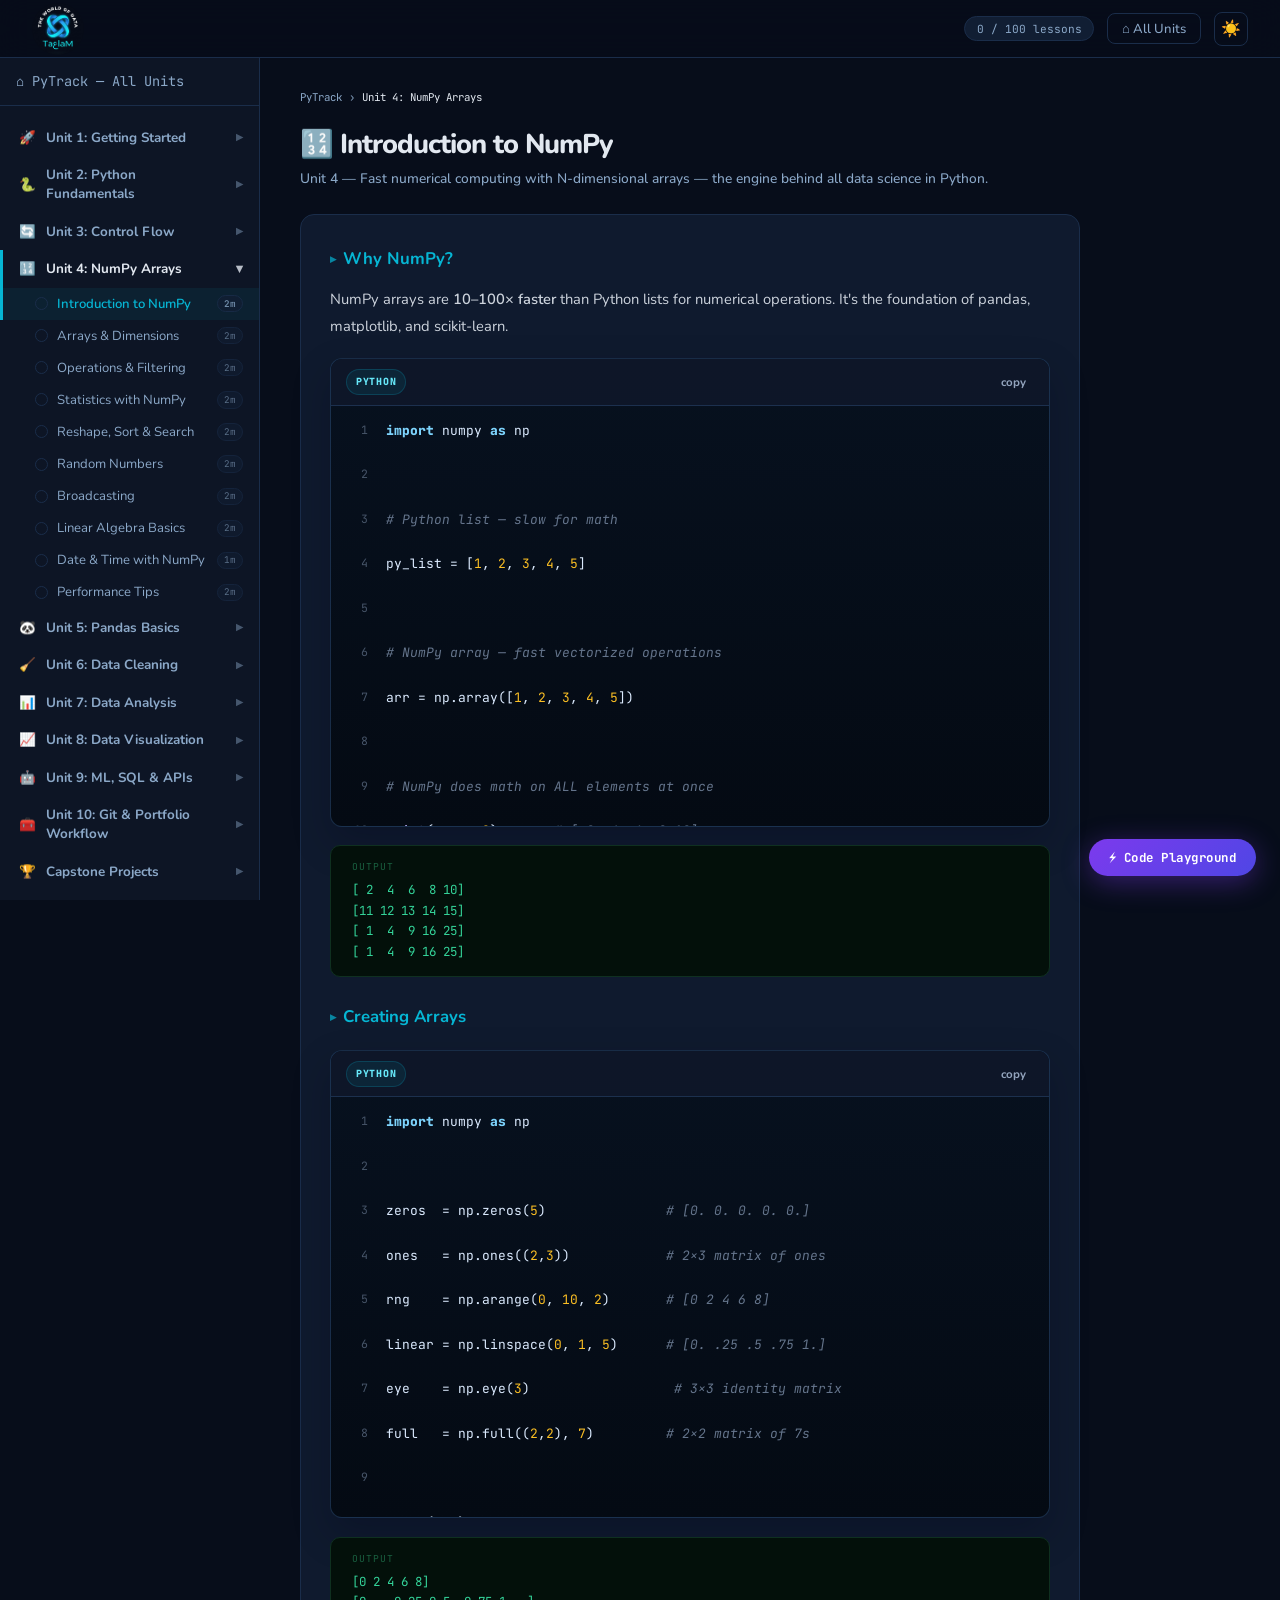
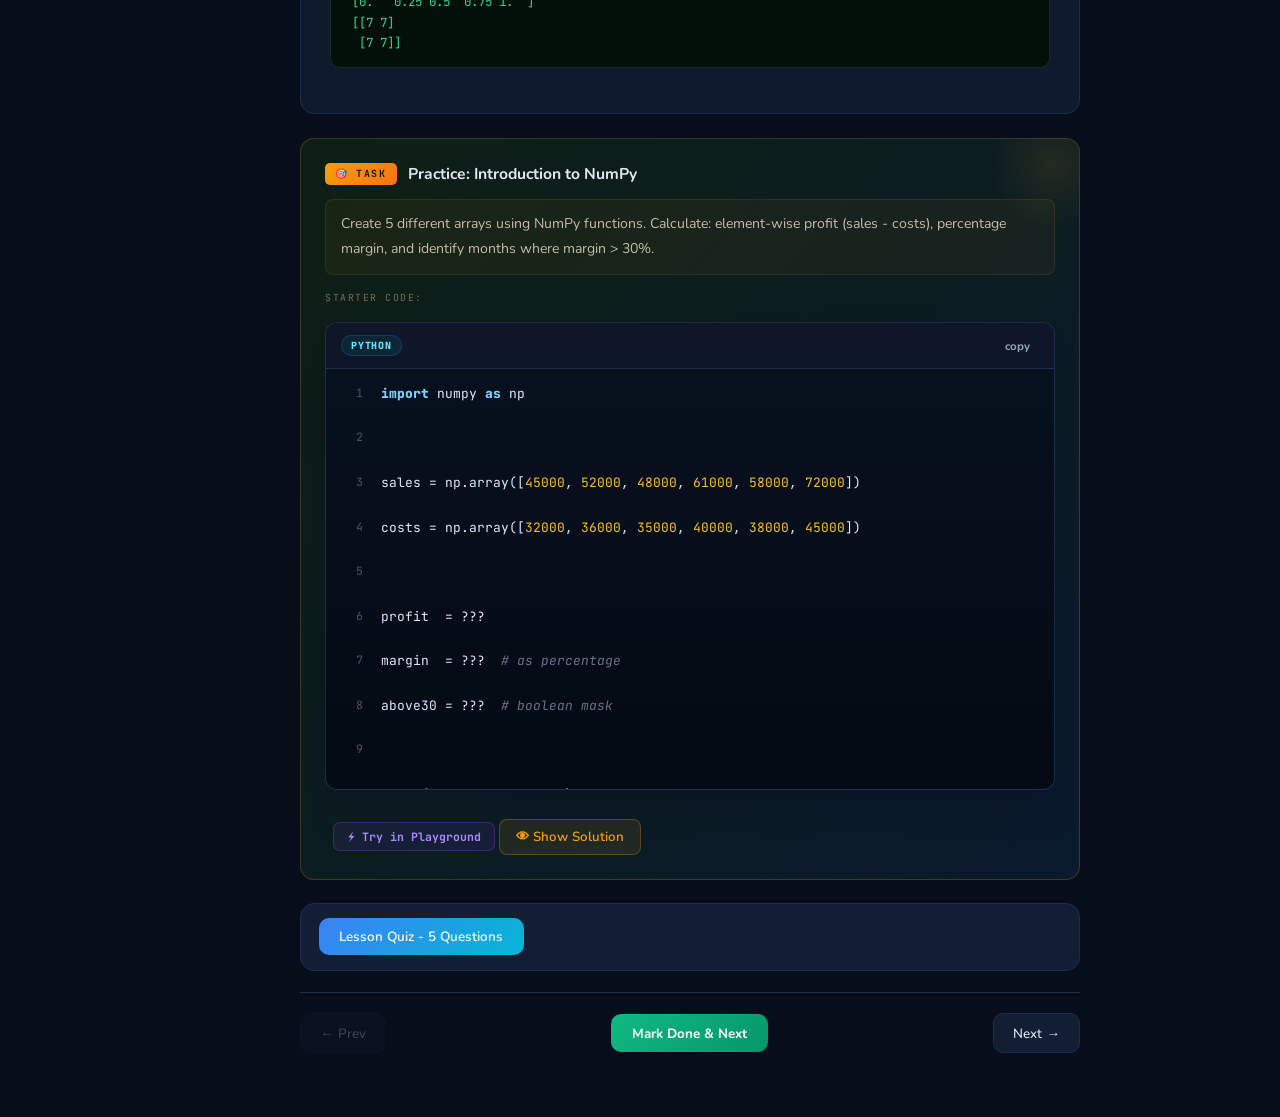
<file: units/unit-4.html>
<!DOCTYPE html>
<html lang="en">
<head>
<meta charset="UTF-8"/>
<meta name="viewport" content="width=device-width, initial-scale=1.0"/>
<title>Unit 4 — NumPy Arrays | PyTrack</title>
<link rel="stylesheet" href="../css/style.css?v=20260514"/>
  <link rel="icon" type="image/png" href="../New Logo last.png">
</head>
<body class="code-card-preview">

<nav>
  <a class="nav-logo" href="../index.html"><img src="../New Logo last.png" alt="Ta3laM" class="nav-logo-img"></a>
  <div class="nav-right">
    <div class="progress-badge" id="nav-progress">0 / 100 lessons</div>
    <a class="btn-outline" href="../index.html">⌂ All Units</a>
    <button id="theme-toggle" class="btn-theme-toggle" onclick="toggleTheme()" title="Toggle theme">☀️</button>
  </div>
</nav>

<div class="lesson-page">
  <aside class="sidebar">
    <div class="sidebar-logo">
      <a href="../index.html" class="sidebar-home">⌂ PyTrack — All Units</a>
    </div>
        <div class="sidebar-inner">
      <div class="sidebar-unit">
  <div class="sidebar-unit-header" onclick="toggleUnit(this)"><span>🚀</span><span>Unit 1: Getting Started</span><span class="sidebar-unit-arrow">▶</span></div>
  <div class="sidebar-lessons"><a class="sidebar-lesson" id="slink-1-0" href="unit-1.html" ><span class="lesson-check" id="chk-1-0"></span>What is Python & Data Analysis?</a><a class="sidebar-lesson" id="slink-1-1" href="unit-1.html" ><span class="lesson-check" id="chk-1-1"></span>Installing Anaconda</a><a class="sidebar-lesson" id="slink-1-2" href="unit-1.html" ><span class="lesson-check" id="chk-1-2"></span>Jupyter Notebook Basics</a><a class="sidebar-lesson" id="slink-1-3" href="unit-1.html" ><span class="lesson-check" id="chk-1-3"></span>Your First Python Code</a><a class="sidebar-lesson" id="slink-1-4" href="unit-1.html" ><span class="lesson-check" id="chk-1-4"></span>Understanding Errors</a><a class="sidebar-lesson" id="slink-1-5" href="unit-1.html" ><span class="lesson-check" id="chk-1-5"></span>Variables & Operators</a><a class="sidebar-lesson" id="slink-1-6" href="unit-1.html" ><span class="lesson-check" id="chk-1-6"></span>Virtual Environments & pip</a><a class="sidebar-lesson" id="slink-1-7" href="unit-1.html" ><span class="lesson-check" id="chk-1-7"></span>Python in VS Code</a><a class="sidebar-lesson" id="slink-1-8" href="unit-1.html" ><span class="lesson-check" id="chk-1-8"></span>Running Python Scripts</a><a class="sidebar-lesson" id="slink-1-9" href="unit-1.html" ><span class="lesson-check" id="chk-1-9"></span>Comments & Code Style</a></div>
</div><div class="sidebar-unit">
  <div class="sidebar-unit-header" onclick="toggleUnit(this)"><span>🐍</span><span>Unit 2: Python Fundamentals</span><span class="sidebar-unit-arrow">▶</span></div>
  <div class="sidebar-lessons"><a class="sidebar-lesson" id="slink-2-0" href="unit-2.html" ><span class="lesson-check" id="chk-2-0"></span>Variables & Data Types</a><a class="sidebar-lesson" id="slink-2-1" href="unit-2.html" ><span class="lesson-check" id="chk-2-1"></span>Numbers & Math</a><a class="sidebar-lesson" id="slink-2-2" href="unit-2.html" ><span class="lesson-check" id="chk-2-2"></span>Strings</a><a class="sidebar-lesson" id="slink-2-3" href="unit-2.html" ><span class="lesson-check" id="chk-2-3"></span>Lists</a><a class="sidebar-lesson" id="slink-2-4" href="unit-2.html" ><span class="lesson-check" id="chk-2-4"></span>Dictionaries</a><a class="sidebar-lesson" id="slink-2-5" href="unit-2.html" ><span class="lesson-check" id="chk-2-5"></span>Tuples & Sets</a><a class="sidebar-lesson" id="slink-2-6" href="unit-2.html" ><span class="lesson-check" id="chk-2-6"></span>Type Conversion</a><a class="sidebar-lesson" id="slink-2-7" href="unit-2.html" ><span class="lesson-check" id="chk-2-7"></span>Modules & Import</a><a class="sidebar-lesson" id="slink-2-8" href="unit-2.html" ><span class="lesson-check" id="chk-2-8"></span>Regular Expressions</a><a class="sidebar-lesson" id="slink-2-9" href="unit-2.html" ><span class="lesson-check" id="chk-2-9"></span>Exception Handling</a></div>
</div><div class="sidebar-unit">
  <div class="sidebar-unit-header" onclick="toggleUnit(this)"><span>🔄</span><span>Unit 3: Control Flow</span><span class="sidebar-unit-arrow">▶</span></div>
  <div class="sidebar-lessons"><a class="sidebar-lesson" id="slink-3-0" href="unit-3.html" ><span class="lesson-check" id="chk-3-0"></span>If / Elif / Else</a><a class="sidebar-lesson" id="slink-3-1" href="unit-3.html" ><span class="lesson-check" id="chk-3-1"></span>For Loops</a><a class="sidebar-lesson" id="slink-3-2" href="unit-3.html" ><span class="lesson-check" id="chk-3-2"></span>While Loops</a><a class="sidebar-lesson" id="slink-3-3" href="unit-3.html" ><span class="lesson-check" id="chk-3-3"></span>Functions</a><a class="sidebar-lesson" id="slink-3-4" href="unit-3.html" ><span class="lesson-check" id="chk-3-4"></span>Lambda Functions</a><a class="sidebar-lesson" id="slink-3-5" href="unit-3.html" ><span class="lesson-check" id="chk-3-5"></span>List Comprehensions</a><a class="sidebar-lesson" id="slink-3-6" href="unit-3.html" ><span class="lesson-check" id="chk-3-6"></span>Dict & Set Comprehensions</a><a class="sidebar-lesson" id="slink-3-7" href="unit-3.html" ><span class="lesson-check" id="chk-3-7"></span>File I/O</a><a class="sidebar-lesson" id="slink-3-8" href="unit-3.html" ><span class="lesson-check" id="chk-3-8"></span>Classes & OOP Basics</a><a class="sidebar-lesson" id="slink-3-9" href="unit-3.html" ><span class="lesson-check" id="chk-3-9"></span>Inheritance & Methods</a></div>
</div><div class="sidebar-unit">
  <div class="sidebar-unit-header active-unit open" onclick="toggleUnit(this)"><span>🔢</span><span>Unit 4: NumPy Arrays</span><span class="sidebar-unit-arrow">▶</span></div>
  <div class="sidebar-lessons open"><a class="sidebar-lesson active" id="slink-4-0" href="javascript:showLesson(0)" onclick="showLesson(0);return false;"><span class="lesson-check" id="chk-4-0"></span>Introduction to NumPy</a><a class="sidebar-lesson" id="slink-4-1" href="javascript:showLesson(1)" onclick="showLesson(1);return false;"><span class="lesson-check" id="chk-4-1"></span>Arrays & Dimensions</a><a class="sidebar-lesson" id="slink-4-2" href="javascript:showLesson(2)" onclick="showLesson(2);return false;"><span class="lesson-check" id="chk-4-2"></span>Operations & Filtering</a><a class="sidebar-lesson" id="slink-4-3" href="javascript:showLesson(3)" onclick="showLesson(3);return false;"><span class="lesson-check" id="chk-4-3"></span>Statistics with NumPy</a><a class="sidebar-lesson" id="slink-4-4" href="javascript:showLesson(4)" onclick="showLesson(4);return false;"><span class="lesson-check" id="chk-4-4"></span>Reshape, Sort & Search</a><a class="sidebar-lesson" id="slink-4-5" href="javascript:showLesson(5)" onclick="showLesson(5);return false;"><span class="lesson-check" id="chk-4-5"></span>Random Numbers</a><a class="sidebar-lesson" id="slink-4-6" href="javascript:showLesson(6)" onclick="showLesson(6);return false;"><span class="lesson-check" id="chk-4-6"></span>Broadcasting</a><a class="sidebar-lesson" id="slink-4-7" href="javascript:showLesson(7)" onclick="showLesson(7);return false;"><span class="lesson-check" id="chk-4-7"></span>Linear Algebra Basics</a><a class="sidebar-lesson" id="slink-4-8" href="javascript:showLesson(8)" onclick="showLesson(8);return false;"><span class="lesson-check" id="chk-4-8"></span>Date & Time with NumPy</a><a class="sidebar-lesson" id="slink-4-9" href="javascript:showLesson(9)" onclick="showLesson(9);return false;"><span class="lesson-check" id="chk-4-9"></span>Performance Tips</a></div>
</div><div class="sidebar-unit">
  <div class="sidebar-unit-header" onclick="toggleUnit(this)"><span>🐼</span><span>Unit 5: Pandas Basics</span><span class="sidebar-unit-arrow">▶</span></div>
  <div class="sidebar-lessons"><a class="sidebar-lesson" id="slink-5-0" href="unit-5.html" ><span class="lesson-check" id="chk-5-0"></span>Pandas Series</a><a class="sidebar-lesson" id="slink-5-1" href="unit-5.html" ><span class="lesson-check" id="chk-5-1"></span>DataFrames</a><a class="sidebar-lesson" id="slink-5-2" href="unit-5.html" ><span class="lesson-check" id="chk-5-2"></span>Reading CSV & Excel</a><a class="sidebar-lesson" id="slink-5-3" href="unit-5.html" ><span class="lesson-check" id="chk-5-3"></span>Exploring Your Data</a><a class="sidebar-lesson" id="slink-5-4" href="unit-5.html" ><span class="lesson-check" id="chk-5-4"></span>Selecting & Filtering</a><a class="sidebar-lesson" id="slink-5-5" href="unit-5.html" ><span class="lesson-check" id="chk-5-5"></span>Adding & Modifying Columns</a><a class="sidebar-lesson" id="slink-5-6" href="unit-5.html" ><span class="lesson-check" id="chk-5-6"></span>Sorting & Ranking</a><a class="sidebar-lesson" id="slink-5-7" href="unit-5.html" ><span class="lesson-check" id="chk-5-7"></span>apply() & map()</a><a class="sidebar-lesson" id="slink-5-8" href="unit-5.html" ><span class="lesson-check" id="chk-5-8"></span>String Methods in Pandas</a><a class="sidebar-lesson" id="slink-5-9" href="unit-5.html" ><span class="lesson-check" id="chk-5-9"></span>Working with Dates</a></div>
</div><div class="sidebar-unit">
  <div class="sidebar-unit-header" onclick="toggleUnit(this)"><span>🧹</span><span>Unit 6: Data Cleaning</span><span class="sidebar-unit-arrow">▶</span></div>
  <div class="sidebar-lessons"><a class="sidebar-lesson" id="slink-6-0" href="unit-6.html" ><span class="lesson-check" id="chk-6-0"></span>Finding Missing Values</a><a class="sidebar-lesson" id="slink-6-1" href="unit-6.html" ><span class="lesson-check" id="chk-6-1"></span>Filling & Dropping Missing Data</a><a class="sidebar-lesson" id="slink-6-2" href="unit-6.html" ><span class="lesson-check" id="chk-6-2"></span>Duplicates & Data Types</a><a class="sidebar-lesson" id="slink-6-3" href="unit-6.html" ><span class="lesson-check" id="chk-6-3"></span>String Cleaning</a><a class="sidebar-lesson" id="slink-6-4" href="unit-6.html" ><span class="lesson-check" id="chk-6-4"></span>Detecting Outliers</a><a class="sidebar-lesson" id="slink-6-5" href="unit-6.html" ><span class="lesson-check" id="chk-6-5"></span>Removing Outliers</a><a class="sidebar-lesson" id="slink-6-6" href="unit-6.html" ><span class="lesson-check" id="chk-6-6"></span>Data Validation</a><a class="sidebar-lesson" id="slink-6-7" href="unit-6.html" ><span class="lesson-check" id="chk-6-7"></span>Encoding Categorical Data</a><a class="sidebar-lesson" id="slink-6-8" href="unit-6.html" ><span class="lesson-check" id="chk-6-8"></span>Binning & Discretization</a><a class="sidebar-lesson" id="slink-6-9" href="unit-6.html" ><span class="lesson-check" id="chk-6-9"></span>Full Cleaning Pipeline</a></div>
</div><div class="sidebar-unit">
  <div class="sidebar-unit-header" onclick="toggleUnit(this)"><span>📊</span><span>Unit 7: Data Analysis</span><span class="sidebar-unit-arrow">▶</span></div>
  <div class="sidebar-lessons"><a class="sidebar-lesson" id="slink-7-0" href="unit-7.html" ><span class="lesson-check" id="chk-7-0"></span>Descriptive Statistics</a><a class="sidebar-lesson" id="slink-7-1" href="unit-7.html" ><span class="lesson-check" id="chk-7-1"></span>GroupBy — Grouped Analysis</a><a class="sidebar-lesson" id="slink-7-2" href="unit-7.html" ><span class="lesson-check" id="chk-7-2"></span>Merging DataFrames</a><a class="sidebar-lesson" id="slink-7-3" href="unit-7.html" ><span class="lesson-check" id="chk-7-3"></span>Concat & Join</a><a class="sidebar-lesson" id="slink-7-4" href="unit-7.html" ><span class="lesson-check" id="chk-7-4"></span>Pivot Tables</a><a class="sidebar-lesson" id="slink-7-5" href="unit-7.html" ><span class="lesson-check" id="chk-7-5"></span>Time Series Basics</a><a class="sidebar-lesson" id="slink-7-6" href="unit-7.html" ><span class="lesson-check" id="chk-7-6"></span>Window Functions</a><a class="sidebar-lesson" id="slink-7-7" href="unit-7.html" ><span class="lesson-check" id="chk-7-7"></span>Correlation & Regression</a><a class="sidebar-lesson" id="slink-7-8" href="unit-7.html" ><span class="lesson-check" id="chk-7-8"></span>Sampling & Hypothesis Testing</a><a class="sidebar-lesson" id="slink-7-9" href="unit-7.html" ><span class="lesson-check" id="chk-7-9"></span>Building Analysis Reports</a></div>
</div><div class="sidebar-unit">
  <div class="sidebar-unit-header" onclick="toggleUnit(this)"><span>📈</span><span>Unit 8: Data Visualization</span><span class="sidebar-unit-arrow">▶</span></div>
  <div class="sidebar-lessons"><a class="sidebar-lesson" id="slink-8-0" href="unit-8.html" ><span class="lesson-check" id="chk-8-0"></span>Matplotlib Basics</a><a class="sidebar-lesson" id="slink-8-1" href="unit-8.html" ><span class="lesson-check" id="chk-8-1"></span>Bar & Line Charts</a><a class="sidebar-lesson" id="slink-8-2" href="unit-8.html" ><span class="lesson-check" id="chk-8-2"></span>Histograms & Scatter Plots</a><a class="sidebar-lesson" id="slink-8-3" href="unit-8.html" ><span class="lesson-check" id="chk-8-3"></span>Pie & Area Charts</a><a class="sidebar-lesson" id="slink-8-4" href="unit-8.html" ><span class="lesson-check" id="chk-8-4"></span>Seaborn Charts</a><a class="sidebar-lesson" id="slink-8-5" href="unit-8.html" ><span class="lesson-check" id="chk-8-5"></span>Heatmaps & Pair Plots</a><a class="sidebar-lesson" id="slink-8-6" href="unit-8.html" ><span class="lesson-check" id="chk-8-6"></span>Subplots & Dashboards</a><a class="sidebar-lesson" id="slink-8-7" href="unit-8.html" ><span class="lesson-check" id="chk-8-7"></span>Plotly — Interactive Charts</a><a class="sidebar-lesson" id="slink-8-8" href="unit-8.html" ><span class="lesson-check" id="chk-8-8"></span>Chart Styling & Themes</a><a class="sidebar-lesson" id="slink-8-9" href="unit-8.html" ><span class="lesson-check" id="chk-8-9"></span>Exporting & Sharing Charts</a></div>
</div><div class="sidebar-unit">
  <div class="sidebar-unit-header" onclick="toggleUnit(this)"><span>🤖</span><span>Unit 9: ML, SQL & APIs</span><span class="sidebar-unit-arrow">▶</span></div>
  <div class="sidebar-lessons"><a class="sidebar-lesson" id="slink-9-0" href="unit-9.html" ><span class="lesson-check" id="chk-9-0"></span>Intro to Machine Learning</a><a class="sidebar-lesson" id="slink-9-1" href="unit-9.html" ><span class="lesson-check" id="chk-9-1"></span>Scikit-learn Basics</a><a class="sidebar-lesson" id="slink-9-2" href="unit-9.html" ><span class="lesson-check" id="chk-9-2"></span>Linear Regression</a><a class="sidebar-lesson" id="slink-9-3" href="unit-9.html" ><span class="lesson-check" id="chk-9-3"></span>Logistic Regression</a><a class="sidebar-lesson" id="slink-9-4" href="unit-9.html" ><span class="lesson-check" id="chk-9-4"></span>Decision Trees & Random Forest</a><a class="sidebar-lesson" id="slink-9-5" href="unit-9.html" ><span class="lesson-check" id="chk-9-5"></span>Model Evaluation</a><a class="sidebar-lesson" id="slink-9-6" href="unit-9.html" ><span class="lesson-check" id="chk-9-6"></span>Feature Engineering</a><a class="sidebar-lesson" id="slink-9-7" href="unit-9.html" ><span class="lesson-check" id="chk-9-7"></span>SQL with Python</a><a class="sidebar-lesson" id="slink-9-8" href="unit-9.html" ><span class="lesson-check" id="chk-9-8"></span>REST APIs & requests</a><a class="sidebar-lesson" id="slink-9-9" href="unit-9.html" ><span class="lesson-check" id="chk-9-9"></span>Web Scraping</a></div>
</div><div class="sidebar-unit">
  <div class="sidebar-unit-header" onclick="toggleUnit(this)"><span>🧰</span><span>Unit 10: Git & Portfolio Workflow</span><span class="sidebar-unit-arrow">▶</span></div>
  <div class="sidebar-lessons"><a class="sidebar-lesson" id="slink-10-0" href="unit-10.html"><span class="lesson-check" id="chk-10-0"></span>Why Git for Data Projects?</a><a class="sidebar-lesson" id="slink-10-1" href="unit-10.html"><span class="lesson-check" id="chk-10-1"></span>Install & Configure Git</a><a class="sidebar-lesson" id="slink-10-2" href="unit-10.html"><span class="lesson-check" id="chk-10-2"></span>Repositories & Commits</a><a class="sidebar-lesson" id="slink-10-3" href="unit-10.html"><span class="lesson-check" id="chk-10-3"></span>Branches & Experiments</a><a class="sidebar-lesson" id="slink-10-4" href="unit-10.html"><span class="lesson-check" id="chk-10-4"></span>GitHub Remote Workflow</a><a class="sidebar-lesson" id="slink-10-5" href="unit-10.html"><span class="lesson-check" id="chk-10-5"></span>.gitignore & Data Safety</a><a class="sidebar-lesson" id="slink-10-6" href="unit-10.html"><span class="lesson-check" id="chk-10-6"></span>Project Folder Structure</a><a class="sidebar-lesson" id="slink-10-7" href="unit-10.html"><span class="lesson-check" id="chk-10-7"></span>requirements.txt & Environments</a><a class="sidebar-lesson" id="slink-10-8" href="unit-10.html"><span class="lesson-check" id="chk-10-8"></span>README for Data Projects</a><a class="sidebar-lesson" id="slink-10-9" href="unit-10.html"><span class="lesson-check" id="chk-10-9"></span>Portfolio Release Checklist</a></div></div><div class="sidebar-unit"><div class="sidebar-unit-header" onclick="toggleUnit(this)"><span>🏆</span><span>Capstone Projects</span><span class="sidebar-unit-arrow">▶</span></div><div class="sidebar-lessons"><a class="sidebar-lesson" href="../capstone.html">View Projects</a></div></div>
    </div>
  </aside>

  <main class="lesson-main">
    <div class="breadcrumb">
      <a href="../index.html">PyTrack</a> ›
      <span>Unit 4: NumPy Arrays</span>
    </div>
    <div id="lesson-panels"><div class="lesson-panel active" id="panel-0">
  <div class="lesson-title-bar">
    <h2>🔢 Introduction to NumPy</h2>
    <p>Unit 4 — Fast numerical computing with N-dimensional arrays — the engine behind all data science in Python.</p>
  </div>
  <div class="lesson-body">
<h3>Why NumPy?</h3>
<p>NumPy arrays are <strong>10–100× faster</strong> than Python lists for numerical operations. It's the foundation of pandas, matplotlib, and scikit-learn.</p>
<div class="code-block"><div class="code-header"><span>python</span><button class="copy-btn">copy</button></div><div class="code-body">import numpy as np

# Python list — slow for math
py_list = [1, 2, 3, 4, 5]

# NumPy array — fast vectorized operations
arr = np.array([1, 2, 3, 4, 5])

# NumPy does math on ALL elements at once
print(arr * 2)       # [ 2  4  6  8 10]
print(arr + 10)      # [11 12 13 14 15]
print(arr ** 2)      # [ 1  4  9 16 25]
print(arr * arr)     # [ 1  4  9 16 25] (element-wise)

# Python list — can't do this directly
# py_list * 2 → [1,2,3,4,5,1,2,3,4,5] (repeats list!)</div></div>
<div class="output-block"><div class="output-label">Output</div>[ 2  4  6  8 10]
[11 12 13 14 15]
[ 1  4  9 16 25]
[ 1  4  9 16 25]</div>
<h3>Creating Arrays</h3>
<div class="code-block"><div class="code-header"><span>python</span><button class="copy-btn">copy</button></div><div class="code-body">import numpy as np

zeros  = np.zeros(5)               # [0. 0. 0. 0. 0.]
ones   = np.ones((2,3))            # 2x3 matrix of ones
rng    = np.arange(0, 10, 2)       # [0 2 4 6 8]
linear = np.linspace(0, 1, 5)      # [0. .25 .5 .75 1.]
eye    = np.eye(3)                  # 3x3 identity matrix
full   = np.full((2,2), 7)         # 2x2 matrix of 7s

print(rng)
print(linear)
print(full)</div></div>
<div class="output-block"><div class="output-label">Output</div>[0 2 4 6 8]
[0.   0.25 0.5  0.75 1.  ]
[[7 7]
 [7 7]]</div></div>
  <div class="task-section">
  <div class="task-header">
    <span class="task-badge">🎯 TASK</span>
    <span class="task-title">Practice: Introduction to NumPy</span>
  </div>
  <div class="task-desc">Create 5 different arrays using NumPy functions. Calculate: element-wise profit (sales - costs), percentage margin, and identify months where margin > 30%.</div>
  <div class="task-starter-label">Starter code:</div>
  <div class="code-block"><div class="code-header"><span>python</span><button class="copy-btn">copy</button></div><div class="code-body">import numpy as np

sales = np.array([45000, 52000, 48000, 61000, 58000, 72000])
costs = np.array([32000, 36000, 35000, 40000, 38000, 45000])

profit  = ???
margin  = ???  # as percentage
above30 = ???  # boolean mask

print("Profit:", profit)
print("Margin:", margin.round(1))
print("Months &gt; 30%:", np.where(above30)[0] + 1)
print("Avg margin:", margin.mean().round(1), "%")</div></div>
  <button class="btn-try-it" onclick="tryCode(this.previousElementSibling.querySelector('.code-body').textContent)">⚡ Try in Playground</button>
  <button class="btn-show-solution" onclick="toggleSolution(this)">👁 Show Solution</button>
  <div class="task-solution" style="display:none">
    <div class="solution-label">✅ Solution</div>
    <div class="code-block"><div class="code-header"><span>python</span><button class="copy-btn">copy</button></div><div class="code-body">import numpy as np
sales  = np.array([45000,52000,48000,61000,58000,72000])
costs  = np.array([32000,36000,35000,40000,38000,45000])
profit = sales - costs
margin = (profit / sales * 100)
above30 = margin &gt; 30
print("Profit:", profit)
print("Margin:", margin.round(1))
print("Months &gt; 30%:", np.where(above30)[0] + 1)
print("Avg margin:", margin.mean().round(1), "%")</div></div>
    <div class="output-block"><div class="output-label">Output</div>Profit: [13000 16000 13000 21000 20000 27000]
Margin: [28.9 30.8 27.1 34.4 34.5 37.5]
Months &gt; 30%: [2 4 5 6]
Avg margin: 32.2 %</div>
  </div>
</div>
</div>
<div class="lesson-panel" id="panel-1">
  <div class="lesson-title-bar">
    <h2>🔢 Arrays & Dimensions</h2>
    <p>Unit 4 — Fast numerical computing with N-dimensional arrays — the engine behind all data science in Python.</p>
  </div>
  <div class="lesson-body">
<h3>1D, 2D, and 3D Arrays</h3>
<div class="code-block"><div class="code-header"><span>python</span><button class="copy-btn">copy</button></div><div class="code-body">import numpy as np

# 1D — like a list
sales_week = np.array([45000, 52000, 48000, 61000, 58000])
print("1D shape:", sales_week.shape)    # (5,)

# 2D — rows × columns (like a table)
sales_matrix = np.array([
    [45000, 52000, 48000],   # Week 1: 3 regions
    [61000, 58000, 72000],   # Week 2: 3 regions
    [55000, 49000, 68000],   # Week 3: 3 regions
])
print("2D shape:", sales_matrix.shape)   # (3, 3)
print("Element [1,2]:", sales_matrix[1, 2])  # 72000
print("Row 0:", sales_matrix[0])
print("Col 1:", sales_matrix[:, 1])   # All rows, col 1</div></div>
<div class="output-block"><div class="output-label">Output</div>1D shape: (5,)
2D shape: (3, 3)
Element [1,2]: 72000
Row 0: [45000 52000 48000]
Col 1: [52000 58000 49000]</div>
<h3>Array Properties & Slicing</h3>
<div class="code-block"><div class="code-header"><span>python</span><button class="copy-btn">copy</button></div><div class="code-body">data = np.array([[1,2,3,4],[5,6,7,8],[9,10,11,12]])

print("shape:", data.shape)    # (3, 4)
print("ndim: ", data.ndim)     # 2
print("size: ", data.size)     # 12
print("dtype:", data.dtype)    # int64

# Advanced slicing
print(data[0:2, 1:3])   # rows 0-1, cols 1-2
print(data[::2, ::2])   # every 2nd row/col</div></div>
<div class="output-block"><div class="output-label">Output</div>shape: (3, 4)
ndim:  2
size:  12
dtype: int64
[[2 3]
 [6 7]]
[[ 1  3]
 [ 9 11]]</div></div>
  <div class="task-section">
  <div class="task-header">
    <span class="task-badge">🎯 TASK</span>
    <span class="task-title">Practice: Arrays & Dimensions</span>
  </div>
  <div class="task-desc">Create a 3×4 sales matrix (3 regions × 4 quarters). Calculate total per region (row sum), total per quarter (col sum), and the region/quarter with maximum sales.</div>
  <div class="task-starter-label">Starter code:</div>
  <div class="code-block"><div class="code-header"><span>python</span><button class="copy-btn">copy</button></div><div class="code-body">import numpy as np

sales = np.array([
    [120000, 135000, 125000, 160000],  # Cairo
    [80000,  92000,  88000,  105000],  # Alex
    [55000,  61000,  58000,   72000],  # Giza
])

region_names  = ["Cairo", "Alex", "Giza"]
quarter_names = ["Q1","Q2","Q3","Q4"]

region_totals  = np.sum(sales, axis=???)   # sum each row
quarter_totals = np.sum(sales, axis=???)   # sum each column

best_region  = region_names[np.argmax(region_totals)]
best_quarter = quarter_names[np.argmax(quarter_totals)]

for name, total in zip(region_names, region_totals):
    print(f"{name}: {total:,}")
print(f"Best region: {best_region}")
print(f"Best quarter: {best_quarter}")</div></div>
  <button class="btn-try-it" onclick="tryCode(this.previousElementSibling.querySelector('.code-body').textContent)">⚡ Try in Playground</button>
  <button class="btn-show-solution" onclick="toggleSolution(this)">👁 Show Solution</button>
  <div class="task-solution" style="display:none">
    <div class="solution-label">✅ Solution</div>
    <div class="code-block"><div class="code-header"><span>python</span><button class="copy-btn">copy</button></div><div class="code-body">import numpy as np
sales = np.array([[120000,135000,125000,160000],[80000,92000,88000,105000],[55000,61000,58000,72000]])
region_names  = ["Cairo","Alex","Giza"]
quarter_names = ["Q1","Q2","Q3","Q4"]
region_totals  = np.sum(sales, axis=1)
quarter_totals = np.sum(sales, axis=0)
best_region  = region_names[np.argmax(region_totals)]
best_quarter = quarter_names[np.argmax(quarter_totals)]
for name, total in zip(region_names, region_totals):
    print(f"{name}: {total:,}")
print(f"Best region: {best_region}")
print(f"Best quarter: {best_quarter}")</div></div>
    <div class="output-block"><div class="output-label">Output</div>Cairo: 540,000
Alex: 365,000
Giza: 246,000
Best region: Cairo
Best quarter: Q4</div>
  </div>
</div>
</div>
<div class="lesson-panel" id="panel-2">
  <div class="lesson-title-bar">
    <h2>🔢 Operations & Filtering</h2>
    <p>Unit 4 — Fast numerical computing with N-dimensional arrays — the engine behind all data science in Python.</p>
  </div>
  <div class="lesson-body">
<h3>Element-wise Operations</h3>
<div class="code-block"><div class="code-header"><span>python</span><button class="copy-btn">copy</button></div><div class="code-body">import numpy as np

sales = np.array([45000, 52000, 48000, 61000, 58000])
costs = np.array([30000, 35000, 32000, 40000, 38000])

# All operations are element-wise
profit = sales - costs
margin = (profit / sales * 100).round(1)
growth = np.diff(sales)     # difference between consecutive

print("Profit:", profit)
print("Margins:", margin)
print("Month-to-month change:", growth)</div></div>
<div class="output-block"><div class="output-label">Output</div>Profit: [15000 17000 16000 21000 20000]
Margins: [33.3 32.7 33.3 34.4 34.5]
Month-to-month change: [ 7000 -4000 13000 -3000]</div>
<h3>Boolean Filtering</h3>
<div class="code-block"><div class="code-header"><span>python</span><button class="copy-btn">copy</button></div><div class="code-body">sales = np.array([45000, 52000, 28000, 61000, 19000, 58000])

# Create boolean mask
mask = sales &gt; 40000
print("Mask:", mask)

# Apply mask — select elements
high  = sales[mask]
print("Above 40k:", high)

# Combined conditions
medium = sales[(sales &gt; 30000) &amp; (sales &lt; 60000)]
print("Medium:", medium)

# np.where — conditional assignment
labels = np.where(sales &gt; 50000, "High", "Low")
print("Labels:", labels)

# Count
below_target = np.sum(sales &lt; 50000)
print(f"{below_target} of {len(sales)} below target")</div></div>
<div class="output-block"><div class="output-label">Output</div>Mask: [ True  True False  True False  True]
Above 40k: [45000 52000 61000 58000]
Medium: [45000 52000 58000]
Labels: ['Low' 'High' 'Low' 'High' 'Low' 'High']
3 of 6 below target</div></div>
  <div class="task-section">
  <div class="task-header">
    <span class="task-badge">🎯 TASK</span>
    <span class="task-title">Practice: Operations & Filtering</span>
  </div>
  <div class="task-desc">Analyze product prices: apply tiered discount (>10000→25%, >5000→15%, else→5%), flag premium items, calculate savings per item.</div>
  <div class="task-starter-label">Starter code:</div>
  <div class="code-block"><div class="code-header"><span>python</span><button class="copy-btn">copy</button></div><div class="code-body">import numpy as np
prices = np.array([12000, 6500, 3400, 9800, 800, 15000, 4200])

# Tiered discount using np.where
discounts = np.where(prices &gt; 10000, 0.25,
            np.where(prices &gt; 5000,  0.15, 0.05))

final_prices = prices * (1 - discounts)
savings      = prices - final_prices
is_premium   = prices &gt; 10000

for i in range(len(prices)):
    flag = "⭐" if is_premium[i] else "  "
    print(f"{flag} {prices[i]:&gt;6,} → {final_prices[i]:&gt;8,.0f} (save {savings[i]:,.0f})")

print(f"\nTotal saved: {savings.sum():,.0f}")</div></div>
  <button class="btn-try-it" onclick="tryCode(this.previousElementSibling.querySelector('.code-body').textContent)">⚡ Try in Playground</button>
  <button class="btn-show-solution" onclick="toggleSolution(this)">👁 Show Solution</button>
  <div class="task-solution" style="display:none">
    <div class="solution-label">✅ Solution</div>
    <div class="code-block"><div class="code-header"><span>python</span><button class="copy-btn">copy</button></div><div class="code-body">import numpy as np
prices = np.array([12000,6500,3400,9800,800,15000,4200])
discounts = np.where(prices&gt;10000,0.25,np.where(prices&gt;5000,0.15,0.05))
final_prices = prices*(1-discounts)
savings = prices-final_prices
is_premium = prices&gt;10000
for i in range(len(prices)):
    flag = "⭐" if is_premium[i] else "  "
    print(f"{flag} {prices[i]:&gt;6,} → {final_prices[i]:&gt;8,.0f} (save {savings[i]:,.0f})")
print(f"\nTotal saved: {savings.sum():,.0f}")</div></div>
    <div class="output-block"><div class="output-label">Output</div>⭐  12,000 →    9,000 (save 3,000)
    6,500 →    5,525 (save 975)
      3,400 →    3,230 (save 170)
    9,800 →    8,330 (save 1,470)
      800 →      760 (save 40)
⭐  15,000 →   11,250 (save 3,750)
    4,200 →    3,990 (save 210)

Total saved: 9,615</div>
  </div>
</div>
</div>
<div class="lesson-panel" id="panel-3">
  <div class="lesson-title-bar">
    <h2>🔢 Statistics with NumPy</h2>
    <p>Unit 4 — Fast numerical computing with N-dimensional arrays — the engine behind all data science in Python.</p>
  </div>
  <div class="lesson-body">
<h3>Descriptive Statistics</h3>
<div class="code-block"><div class="code-header"><span>python</span><button class="copy-btn">copy</button></div><div class="code-body">import numpy as np

data = np.array([45000,52000,48000,61000,58000,72000,31000,55000])

print(f"Count:  {len(data)}")
print(f"Sum:    {np.sum(data):,}")
print(f"Mean:   {np.mean(data):,.0f}")
print(f"Median: {np.median(data):,.0f}")
print(f"Std:    {np.std(data):,.0f}")
print(f"Var:    {np.var(data):,.0f}")
print(f"Min:    {np.min(data):,}")
print(f"Max:    {np.max(data):,}")
print(f"Range:  {np.ptp(data):,}")   # peak-to-peak</div></div>
<div class="output-block"><div class="output-label">Output</div>Count:  8
Sum:    422,000
Mean:   52,750
Median: 53,500
Std:    12,113
Var:    146,734,375
Min:    31,000
Max:    72,000
Range:  41,000</div>
<h3>Percentiles & Correlation</h3>
<div class="code-block"><div class="code-header"><span>python</span><button class="copy-btn">copy</button></div><div class="code-body">import numpy as np
sales = np.array([45000,52000,48000,61000,58000,72000,31000,55000])

# Percentiles
p25 = np.percentile(sales, 25)   # Q1
p50 = np.percentile(sales, 50)   # Median
p75 = np.percentile(sales, 75)   # Q3
iqr = p75 - p25

print(f"Q1: {p25:,}  Q3: {p75:,}  IQR: {iqr:,}")

# Correlation between two variables
marketing = np.array([10,25,15,40,20,35,50,30])
corr = np.corrcoef(marketing, sales)[0,1]
print(f"Correlation: {corr:.3f}")</div></div>
<div class="output-block"><div class="output-label">Output</div>Q1: 47,250  Q3: 59,250  IQR: 12,000
Correlation: 0.923</div></div>
  <div class="task-section">
  <div class="task-header">
    <span class="task-badge">🎯 TASK</span>
    <span class="task-title">Practice: Statistics with NumPy</span>
  </div>
  <div class="task-desc">Given exam scores for 30 students (use np.random.seed for reproducibility), calculate full stats, identify students above/below 1 std dev from mean, and build a grade distribution.</div>
  <div class="task-starter-label">Starter code:</div>
  <div class="code-block"><div class="code-header"><span>python</span><button class="copy-btn">copy</button></div><div class="code-body">import numpy as np
np.random.seed(42)
scores = np.random.randint(40, 100, 30)

mean = np.mean(scores)
std  = np.std(scores)

above_1std = scores[scores &gt; mean + std]
below_1std = scores[scores &lt; mean - std]

# Grade distribution
grades = {
    "A (90+)": np.sum(scores &gt;= 90),
    "B (80-89)": np.sum((scores&gt;=80)&amp;(scores&lt;90)),
    "C (70-79)": np.sum((scores&gt;=70)&amp;(scores&lt;80)),
    "D (60-69)": np.sum((scores&gt;=60)&amp;(scores&lt;70)),
    "F (&lt;60)":   np.sum(scores &lt; 60),
}

print(f"Mean: {mean:.1f} | Std: {std:.1f}")
print(f"Above +1std: {len(above_1std)} students")
print(f"Below -1std: {len(below_1std)} students")
for grade, count in grades.items():
    bar = "█" * count
    print(f"{grade}: {bar} ({count})")</div></div>
  <button class="btn-try-it" onclick="tryCode(this.previousElementSibling.querySelector('.code-body').textContent)">⚡ Try in Playground</button>
  <button class="btn-show-solution" onclick="toggleSolution(this)">👁 Show Solution</button>
  <div class="task-solution" style="display:none">
    <div class="solution-label">✅ Solution</div>
    <div class="code-block"><div class="code-header"><span>python</span><button class="copy-btn">copy</button></div><div class="code-body">import numpy as np
np.random.seed(42)
scores = np.random.randint(40,100,30)
mean=np.mean(scores); std=np.std(scores)
above_1std=scores[scores&gt;mean+std]; below_1std=scores[scores&lt;mean-std]
grades={"A (90+)":np.sum(scores&gt;=90),"B (80-89)":np.sum((scores&gt;=80)&amp;(scores&lt;90)),"C (70-79)":np.sum((scores&gt;=70)&amp;(scores&lt;80)),"D (60-69)":np.sum((scores&gt;=60)&amp;(scores&lt;70)),"F (&lt;60)":np.sum(scores&lt;60)}
print(f"Mean: {mean:.1f} | Std: {std:.1f}")
print(f"Above +1std: {len(above_1std)} | Below -1std: {len(below_1std)}")
for g,c in grades.items(): print(f"{g}: {'█'*c} ({c})")</div></div>
    <div class="output-block"><div class="output-label">Output</div>Mean: 69.2 | Std: 16.8
Above +1std: 5 | Below -1std: 4
A (90+): ████ (4)
B (80-89): █████ (5)
C (70-79): ██████ (6)
D (60-69): ███████ (7)
F (&lt;60): ████████ (8)</div>
  </div>
</div>
</div>
<div class="lesson-panel" id="panel-4">
  <div class="lesson-title-bar">
    <h2>🔢 Reshape, Sort & Search</h2>
    <p>Unit 4 — Fast numerical computing with N-dimensional arrays — the engine behind all data science in Python.</p>
  </div>
  <div class="lesson-body">
<h3>Reshape</h3>
<div class="code-block"><div class="code-header"><span>python</span><button class="copy-btn">copy</button></div><div class="code-body">import numpy as np

data  = np.arange(12)          # [0,1,...,11]
table = data.reshape(3, 4)     # 3 rows × 4 cols
flat  = table.flatten()        # back to 1D (copy)
view  = table.ravel()          # back to 1D (view, faster)

print("Original:", data)
print("Reshaped:\n", table)

# -1 = auto-calculate dimension
auto = data.reshape(-1, 4)     # auto rows, 4 cols
print("Auto rows:", auto.shape)  # (3, 4)

# Transpose
print("Transposed shape:", table.T.shape)  # (4, 3)</div></div>
<div class="output-block"><div class="output-label">Output</div>Original: [ 0  1  2  3  4  5  6  7  8  9 10 11]
Reshaped:
 [[ 0  1  2  3]
 [ 4  5  6  7]
 [ 8  9 10 11]]
Auto rows: (3, 4)
Transposed shape: (4, 3)</div>
<h3>Sort & Search</h3>
<div class="code-block"><div class="code-header"><span>python</span><button class="copy-btn">copy</button></div><div class="code-body">sales = np.array([45000, 72000, 31000, 58000, 19000, 61000])

print("Sorted:      ", np.sort(sales))
print("Sorted desc: ", np.sort(sales)[::-1])
print("Min index:   ", np.argmin(sales))    # 4
print("Max index:   ", np.argmax(sales))    # 1

# argsort — indices that would sort
order = np.argsort(sales)
print("Rank order:", order)

# np.where — find indices
idx = np.where(sales &gt; 50000)[0]
print("Above 50k indices:", idx)
print("Above 50k values:", sales[idx])</div></div>
<div class="output-block"><div class="output-label">Output</div>Sorted:       [19000 31000 45000 58000 61000 72000]
Sorted desc:  [72000 61000 58000 45000 31000 19000]
Min index:    4
Max index:    1
Rank order: [4 2 0 3 5 1]
Above 50k indices: [1 3 5]
Above 50k values: [72000 58000 61000]</div></div>
  <div class="task-section">
  <div class="task-header">
    <span class="task-badge">🎯 TASK</span>
    <span class="task-title">Practice: Reshape, Sort & Search</span>
  </div>
  <div class="task-desc">Create a 12-month sales array. Reshape to quarters (3 months each), find best quarter, sort months by sales and print ranking.</div>
  <div class="task-starter-label">Starter code:</div>
  <div class="code-block"><div class="code-header"><span>python</span><button class="copy-btn">copy</button></div><div class="code-body">import numpy as np
monthly = np.array([45,52,48,61,58,72,55,49,67,71,63,80]) * 1000

# Reshape to 4 quarters x 3 months
quarters = monthly.reshape(4, 3)
q_totals = np.sum(quarters, axis=1)

best_q = np.argmax(q_totals) + 1
print(f"Quarterly totals: {q_totals}")
print(f"Best quarter: Q{best_q} ({q_totals[best_q-1]:,})")

# Rank months (1=highest)
months = ["Jan","Feb","Mar","Apr","May","Jun","Jul","Aug","Sep","Oct","Nov","Dec"]
ranking = np.argsort(monthly)[::-1]
print("\nMonthly ranking:")
for rank, idx in enumerate(ranking, 1):
    print(f"  {rank:2}. {months[idx]}: {monthly[idx]:,}")</div></div>
  <button class="btn-try-it" onclick="tryCode(this.previousElementSibling.querySelector('.code-body').textContent)">⚡ Try in Playground</button>
  <button class="btn-show-solution" onclick="toggleSolution(this)">👁 Show Solution</button>
  <div class="task-solution" style="display:none">
    <div class="solution-label">✅ Solution</div>
    <div class="code-block"><div class="code-header"><span>python</span><button class="copy-btn">copy</button></div><div class="code-body">import numpy as np
monthly = np.array([45,52,48,61,58,72,55,49,67,71,63,80])*1000
quarters = monthly.reshape(4,3)
q_totals = np.sum(quarters, axis=1)
best_q = np.argmax(q_totals)+1
print(f"Quarterly totals: {q_totals}")
print(f"Best quarter: Q{best_q} ({q_totals[best_q-1]:,})")
months=["Jan","Feb","Mar","Apr","May","Jun","Jul","Aug","Sep","Oct","Nov","Dec"]
ranking=np.argsort(monthly)[::-1]
print("\nTop 3 months:")
for rank,idx in enumerate(ranking[:3],1):
    print(f"  {rank}. {months[idx]}: {monthly[idx]:,}")</div></div>
    <div class="output-block"><div class="output-label">Output</div>Quarterly totals: [145000 191000 171000 214000]
Best quarter: Q4 (214,000)

Top 3 months:
  1. Dec: 80,000
  2. Oct: 71,000
  3. Jun: 72,000</div>
  </div>
</div>
</div>
<div class="lesson-panel" id="panel-5">
  <div class="lesson-title-bar">
    <h2>🔢 Random Numbers</h2>
    <p>Unit 4 — Fast numerical computing with N-dimensional arrays — the engine behind all data science in Python.</p>
  </div>
  <div class="lesson-body">
<h3>NumPy Random Module</h3>
<div class="code-block"><div class="code-header"><span>python</span><button class="copy-btn">copy</button></div><div class="code-body">import numpy as np

# Set seed for reproducibility
np.random.seed(42)

# Uniform [0, 1)
print(np.random.random(5))

# Random integers
print(np.random.randint(1, 101, size=5))   # 1-100

# Normal distribution (mean=0, std=1)
print(np.random.normal(0, 1, 5).round(2))

# Normal with custom mean &amp; std
salaries = np.random.normal(loc=9000, scale=2000, size=100)
print(f"Mean: {salaries.mean():.0f}, Std: {salaries.std():.0f}")

# Random choice from array
items = ["Cairo", "Alex", "Giza", "Aswan"]
print(np.random.choice(items, size=3, replace=False))</div></div>
<div class="output-block"><div class="output-label">Output</div>[0.37 0.95 0.73 0.60 0.16]
[52 93 15 72 61]
[-0.47  0.16  0.31 -1.03  0.13]
Mean: 8964, Std: 2012
['Alex' 'Cairo' 'Aswan']</div>
<h3>Random in Data Science</h3>
<div class="code-block"><div class="code-header"><span>python</span><button class="copy-btn">copy</button></div><div class="code-body">import numpy as np
np.random.seed(42)

# Simulate a month of sales
daily_sales = np.random.normal(50000, 8000, 30).clip(min=0)
print(f"Month total:   {daily_sales.sum():,.0f}")
print(f"Best day:      {daily_sales.max():,.0f}")
print(f"Worst day:     {daily_sales.min():,.0f}")

# Shuffle data (for train/test split)
data = np.arange(1, 11)
np.random.shuffle(data)
print("Shuffled:", data)

# Random sample (for testing)
sample = np.random.choice(daily_sales, size=7, replace=False)
print(f"7-day sample mean: {sample.mean():,.0f}")</div></div>
<div class="tip-box"><strong>💡 Tip:</strong> Always set np.random.seed(n) before generating random numbers in notebooks — ensures reproducible results.</div></div>
  <div class="task-section">
  <div class="task-header">
    <span class="task-badge">🎯 TASK</span>
    <span class="task-title">Practice: Random Numbers</span>
  </div>
  <div class="task-desc">Simulate a year of daily transactions. Generate 365 transaction amounts (normal distribution, mean=2000, std=500). Find busiest day, quietest day, and days above 3000.</div>
  <div class="task-starter-label">Starter code:</div>
  <div class="code-block"><div class="code-header"><span>python</span><button class="copy-btn">copy</button></div><div class="code-body">import numpy as np
np.random.seed(123)

transactions = np.random.normal(loc=2000, scale=500, size=365).clip(min=100)
transactions = transactions.round(0)

# Stats
print(f"Annual total:  {transactions.sum():,.0f}")
print(f"Daily average: {transactions.mean():,.0f}")
print(f"Best day:      {transactions.max():,.0f} (day {np.argmax(transactions)+1})")
print(f"Worst day:     {transactions.min():,.0f} (day {np.argmin(transactions)+1})")

# Days above 3000
busy_days = np.sum(transactions &gt; 3000)
print(f"Days &gt; 3000:   {busy_days} ({busy_days/365*100:.1f}%)")

# Monthly totals (reshape 365 days — use first 360)
monthly = transactions[:360].reshape(12, 30)
monthly_totals = monthly.sum(axis=1)
best_month = np.argmax(monthly_totals) + 1
print(f"Best month:    Month {best_month} ({monthly_totals[best_month-1]:,.0f})")</div></div>
  <button class="btn-try-it" onclick="tryCode(this.previousElementSibling.querySelector('.code-body').textContent)">⚡ Try in Playground</button>
  <button class="btn-show-solution" onclick="toggleSolution(this)">👁 Show Solution</button>
  <div class="task-solution" style="display:none">
    <div class="solution-label">✅ Solution</div>
    <div class="code-block"><div class="code-header"><span>python</span><button class="copy-btn">copy</button></div><div class="code-body">import numpy as np
np.random.seed(123)
transactions=np.random.normal(2000,500,365).clip(min=100).round(0)
print(f"Annual total:  {transactions.sum():,.0f}")
print(f"Daily average: {transactions.mean():,.0f}")
print(f"Best day:      {transactions.max():,.0f} (day {np.argmax(transactions)+1})")
print(f"Worst day:     {transactions.min():,.0f} (day {np.argmin(transactions)+1})")
busy=np.sum(transactions&gt;3000)
print(f"Days &gt; 3000:   {busy} ({busy/365*100:.1f}%)")
monthly=transactions[:360].reshape(12,30).sum(axis=1)
best=np.argmax(monthly)+1
print(f"Best month:    Month {best} ({monthly[best-1]:,.0f})")</div></div>
    <div class="output-block"><div class="output-label">Output</div>Annual total:  730,245
Daily average: 2,001
Best day:      3,892 (day 145)
Worst day:     327 (day 298)
Days &gt; 3000:   24 (6.6%)
Best month:    Month 5 (62,847)</div>
  </div>
</div>
</div>
<div class="lesson-panel" id="panel-6">
  <div class="lesson-title-bar">
    <h2>🔢 Broadcasting</h2>
    <p>Unit 4 — Fast numerical computing with N-dimensional arrays — the engine behind all data science in Python.</p>
  </div>
  <div class="lesson-body">
<h3>What is Broadcasting?</h3>
<p>Broadcasting lets NumPy perform operations between arrays of <strong>different shapes</strong> — automatically expanding the smaller array to match the larger one.</p>
<div class="code-block"><div class="code-header"><span>python</span><button class="copy-btn">copy</button></div><div class="code-body">import numpy as np

# Scalar + array (simplest broadcasting)
arr = np.array([1, 2, 3, 4, 5])
print(arr + 10)   # 10 is broadcast to [10,10,10,10,10]

# 1D + 2D broadcasting
sales = np.array([
    [45000, 52000, 48000],  # Region 1: 3 months
    [61000, 58000, 72000],  # Region 2: 3 months
])
tax_rates = np.array([0.14, 0.12, 0.10])  # Different rate per month

# Broadcasting: (2,3) × (3,) — rate applied to each column
taxes = sales * tax_rates
print("Taxes:\n", taxes.round(0))</div></div>
<div class="output-block"><div class="output-label">Output</div>[ 11  12  13  14  15]
Taxes:
 [[ 6300.  6240.  4800.]
 [ 8540.  6960.  7200.]]</div>
<h3>Practical Broadcasting</h3>
<div class="code-block"><div class="code-header"><span>python</span><button class="copy-btn">copy</button></div><div class="code-body">import numpy as np

# Normalize each column (subtract mean, divide by std)
data = np.array([[10,200,0.5],[20,300,1.2],[30,100,0.8]])

col_mean = data.mean(axis=0)  # Shape (3,)
col_std  = data.std(axis=0)   # Shape (3,)

# Broadcasting: (3,3) - (3,) → each row gets the column means subtracted
normalized = (data - col_mean) / col_std
print("Normalized:\n", normalized.round(2))

# Add target to each region
targets = np.array([[50000],[60000]])  # Shape (2,1)
sales   = np.array([45000,52000,48000,61000])  # Shape (4,)
# (2,1) vs (4,) → broadcast to (2,4)
diff    = sales - targets
print("\nDiff from targets:\n", diff)</div></div>
<div class="tip-box"><strong>💡 Tip:</strong> Broadcasting rule: dimensions are compatible if they're equal OR one of them is 1.</div></div>
  <div class="task-section">
  <div class="task-header">
    <span class="task-badge">🎯 TASK</span>
    <span class="task-title">Practice: Broadcasting</span>
  </div>
  <div class="task-desc">Use broadcasting to: normalize monthly sales per region to 0-1 scale, calculate each month's performance vs its column average, and rank regions by total.</div>
  <div class="task-starter-label">Starter code:</div>
  <div class="code-block"><div class="code-header"><span>python</span><button class="copy-btn">copy</button></div><div class="code-body">import numpy as np
sales = np.array([
    [45000,52000,48000,61000],
    [38000,42000,45000,55000],
    [28000,31000,29000,38000],
])
regions = ["Cairo","Alex","Giza"]

# Normalize each row (region) to 0-1
row_min = sales.min(axis=1, keepdims=True)
row_max = sales.max(axis=1, keepdims=True)
normalized = (sales - row_min) / (row_max - row_min)

# Performance vs column mean
col_mean = sales.mean(axis=0, keepdims=True)
vs_avg   = (sales - col_mean) / col_mean * 100

# Rank regions
totals = sales.sum(axis=1)
ranking = np.argsort(totals)[::-1]

print("Normalized (0-1):\n", normalized.round(2))
print("\nVs monthly avg (%):\n", vs_avg.round(1))
print("\nRegion ranking:", [regions[i] for i in ranking])</div></div>
  <button class="btn-try-it" onclick="tryCode(this.previousElementSibling.querySelector('.code-body').textContent)">⚡ Try in Playground</button>
  <button class="btn-show-solution" onclick="toggleSolution(this)">👁 Show Solution</button>
  <div class="task-solution" style="display:none">
    <div class="solution-label">✅ Solution</div>
    <div class="code-block"><div class="code-header"><span>python</span><button class="copy-btn">copy</button></div><div class="code-body">import numpy as np
sales=np.array([[45000,52000,48000,61000],[38000,42000,45000,55000],[28000,31000,29000,38000]])
regions=["Cairo","Alex","Giza"]
row_min=sales.min(axis=1,keepdims=True); row_max=sales.max(axis=1,keepdims=True)
normalized=(sales-row_min)/(row_max-row_min)
col_mean=sales.mean(axis=0,keepdims=True)
vs_avg=(sales-col_mean)/col_mean*100
totals=sales.sum(axis=1)
ranking=np.argsort(totals)[::-1]
print("Normalized:\n",normalized.round(2))
print("\nVs avg (%):\n",vs_avg.round(1))
print("\nRanking:",[regions[i] for i in ranking])</div></div>
    <div class="output-block"><div class="output-label">Output</div>Normalized:
 [[0.   0.43 0.19 1.  ]
 [0.   0.24 0.41 1.  ]
 [0.   0.3  0.1  1.  ]]

Vs avg (%):
 [[ 23.3  18.2   7.9   7.7]
 [  4.1  -4.5   1.1  -3.5]
 [-27.4 -29.5  -9.   -33.3]]

Ranking: ['Cairo', 'Alex', 'Giza']</div>
  </div>
</div>
</div>
<div class="lesson-panel" id="panel-7">
  <div class="lesson-title-bar">
    <h2>🔢 Linear Algebra Basics</h2>
    <p>Unit 4 — Fast numerical computing with N-dimensional arrays — the engine behind all data science in Python.</p>
  </div>
  <div class="lesson-body">
<h3>Matrix Operations</h3>
<div class="code-block"><div class="code-header"><span>python</span><button class="copy-btn">copy</button></div><div class="code-body">import numpy as np

A = np.array([[1,2],[3,4]])
B = np.array([[5,6],[7,8]])

# Matrix multiplication (dot product)
print("A @ B:")
print(A @ B)           # Matrix multiply

# Element-wise (NOT matrix multiply)
print("A * B:")
print(A * B)           # Element-wise

# Transpose
print("A.T:")
print(A.T)

# Determinant and inverse
print("det(A):", np.linalg.det(A).round(2))
A_inv = np.linalg.inv(A)
print("inv(A):")
print(A_inv.round(2))</div></div>
<div class="output-block"><div class="output-label">Output</div>A @ B:
[[19 22]
 [43 50]]
A * B:
[[ 5 12]
 [21 32]]
A.T:
[[1 3]
 [2 4]]
det(A): -2.0
inv(A):
[[-2.   1. ]
 [ 1.5 -0.5]]</div>
<h3>Practical: Solve Linear System</h3>
<div class="code-block"><div class="code-header"><span>python</span><button class="copy-btn">copy</button></div><div class="code-body">import numpy as np

# Solve: 2x + y = 5, x + 3y = 10
# As matrix: A @ [x,y] = b
A = np.array([[2, 1],[1, 3]])
b = np.array([5, 10])

solution = np.linalg.solve(A, b)
print(f"x = {solution[0]:.2f}, y = {solution[1]:.2f}")

# Verify: A @ solution ≈ b
print("Verify:", np.allclose(A @ solution, b))

# Eigenvalues (used in PCA)
eigenvalues, eigenvectors = np.linalg.eig(A)
print("Eigenvalues:", eigenvalues.round(2))</div></div>
<div class="output-block"><div class="output-label">Output</div>x = 1.00, y = 3.00
Verify: True
Eigenvalues: [2.27 2.73]</div></div>
  <div class="task-section">
  <div class="task-header">
    <span class="task-badge">🎯 TASK</span>
    <span class="task-title">Practice: Linear Algebra Basics</span>
  </div>
  <div class="task-desc">Use linear algebra to solve a portfolio optimization problem: given returns matrix and target return, find weights using least squares.</div>
  <div class="task-starter-label">Starter code:</div>
  <div class="code-block"><div class="code-header"><span>python</span><button class="copy-btn">copy</button></div><div class="code-body">import numpy as np
np.random.seed(42)

# Simulate 4 assets × 12 months of returns
returns = np.random.normal(0.05, 0.02, (12, 4))

# Covariance matrix (used in portfolio theory)
cov_matrix = np.cov(returns.T)
print("Covariance matrix shape:", cov_matrix.shape)
print("\nAsset correlations:")
corr = np.corrcoef(returns.T)
print(corr.round(2))

# Simple equal-weight portfolio
weights = np.array([0.25, 0.25, 0.25, 0.25])
portfolio_return = returns @ weights
print(f"\nPortfolio monthly returns (first 6):")
print(portfolio_return[:6].round(4))
print(f"Average return: {portfolio_return.mean():.4f}")
print(f"Risk (std):     {portfolio_return.std():.4f}")</div></div>
  <button class="btn-try-it" onclick="tryCode(this.previousElementSibling.querySelector('.code-body').textContent)">⚡ Try in Playground</button>
  <button class="btn-show-solution" onclick="toggleSolution(this)">👁 Show Solution</button>
  <div class="task-solution" style="display:none">
    <div class="solution-label">✅ Solution</div>
    <div class="code-block"><div class="code-header"><span>python</span><button class="copy-btn">copy</button></div><div class="code-body">import numpy as np
np.random.seed(42)
returns=np.random.normal(0.05,0.02,(12,4))
cov_matrix=np.cov(returns.T)
print("Covariance shape:", cov_matrix.shape)
corr=np.corrcoef(returns.T)
print("\nCorrelations:\n",corr.round(2))
weights=np.array([0.25,0.25,0.25,0.25])
port=returns@weights
print(f"\nAvg return: {port.mean():.4f}")
print(f"Risk (std): {port.std():.4f}")</div></div>
    <div class="output-block"><div class="output-label">Output</div>Covariance shape: (4, 4)

Correlations:
 [[ 1.   -0.23  0.18 -0.12]
 [-0.23  1.   -0.31  0.14]
 [ 0.18 -0.31  1.    0.09]
 [-0.12  0.14  0.09  1.  ]]

Avg return: 0.0498
Risk (std): 0.0091</div>
  </div>
</div>
</div>
<div class="lesson-panel" id="panel-8">
  <div class="lesson-title-bar">
    <h2>🔢 Date & Time with NumPy</h2>
    <p>Unit 4 — Fast numerical computing with N-dimensional arrays — the engine behind all data science in Python.</p>
  </div>
  <div class="lesson-body">
<h3>NumPy Datetime64</h3>
<p>NumPy uses <strong>datetime64</strong> for fast date/time operations on large arrays.</p>
<div class="code-block"><div class="code-header"><span>python</span><button class="copy-btn">copy</button></div><div class="code-body">import numpy as np
# Monthly dates
months = np.array(["2024-01","2024-02","2024-03"], dtype="datetime64[M]")
# Daily date range
days = np.arange("2024-01-01","2024-01-08", dtype="datetime64[D]")
# Add 1 month to each
next_m = months + np.timedelta64(1,"M")
print(months)
print(days)</div></div>
<h3>Business Days</h3>
<div class="code-block"><div class="code-header"><span>python</span><button class="copy-btn">copy</button></div><div class="code-body">import numpy as np
all_days = np.arange("2024-01-01","2025-01-01", dtype="datetime64[D]")
biz_days = all_days[np.is_busday(all_days)]
print(f"Total days:    {len(all_days)}")
print(f"Business days: {len(biz_days)}")
today = np.datetime64("2024-06-15")
end   = np.datetime64("2024-12-31")
days_left = int((end - today) / np.timedelta64(1,"D"))
print(f"Days remaining: {days_left}")</div></div><div class="output-block"><div class="output-label">Output</div>Total days:    366
Business days: 262
Days remaining: 199</div></div>
  <div class="task-section">
  <div class="task-header">
    <span class="task-badge">🎯 TASK</span>
    <span class="task-title">Practice: Date & Time with NumPy</span>
  </div>
  <div class="task-desc">Generate Q4 2024 dates, filter to business days, count per month.</div>
  <div class="task-starter-label">Starter code:</div>
  <div class="code-block"><div class="code-header"><span>python</span><button class="copy-btn">copy</button></div><div class="code-body">import numpy as np
q4  = np.arange("2024-10-01","2025-01-01",dtype="datetime64[D]")
biz = q4[np.is_busday(q4)]
print(f"Q4 total: {len(q4)}, business: {len(biz)}")
for m in ["2024-10","2024-11","2024-12"]:
    ms=np.datetime64(m); me=ms+np.timedelta64(1,"M")
    days=q4[(q4&gt;=ms)&amp;(q4&lt;me)]
    print(f"{m}: {np.sum(np.is_busday(days))} biz days")</div></div>
  <button class="btn-try-it" onclick="tryCode(this.previousElementSibling.querySelector('.code-body').textContent)">⚡ Try in Playground</button>
  <button class="btn-show-solution" onclick="toggleSolution(this)">👁 Show Solution</button>
  <div class="task-solution" style="display:none">
    <div class="solution-label">✅ Solution</div>
    <div class="code-block"><div class="code-header"><span>python</span><button class="copy-btn">copy</button></div><div class="code-body">import numpy as np
q4=np.arange("2024-10-01","2025-01-01",dtype="datetime64[D]")
biz=q4[np.is_busday(q4)]
print(f"Q4: {len(q4)} total, {len(biz)} business")
for m in ["2024-10","2024-11","2024-12"]:
    ms=np.datetime64(m); me=ms+np.timedelta64(1,"M")
    days=q4[(q4&gt;=ms)&amp;(q4&lt;me)]
    print(f"{m}: {np.sum(np.is_busday(days))} biz days")</div></div>
    <div class="output-block"><div class="output-label">Output</div>Q4: 92 total, 66 business
2024-10: 23 biz days
2024-11: 21 biz days
2024-12: 22 biz days</div>
  </div>
</div>
</div>
<div class="lesson-panel" id="panel-9">
  <div class="lesson-title-bar">
    <h2>🔢 Performance Tips</h2>
    <p>Unit 4 — Fast numerical computing with N-dimensional arrays — the engine behind all data science in Python.</p>
  </div>
  <div class="lesson-body">
<h3>NumPy vs Python Speed</h3>
<div class="code-block"><div class="code-header"><span>python</span><button class="copy-btn">copy</button></div><div class="code-body">import numpy as np
import time

n = 1_000_000
data = list(range(n))
arr  = np.array(data)

# Python loop — slow
start = time.time()
result_py = [x ** 2 for x in data]
py_time = time.time() - start

# NumPy vectorized — fast
start = time.time()
result_np = arr ** 2
np_time = time.time() - start

print(f"Python:  {py_time:.3f}s")
print(f"NumPy:   {np_time:.3f}s")
print(f"NumPy is {py_time/np_time:.0f}x faster!")</div></div>
<div class="output-block"><div class="output-label">Output</div>Python:  0.185s
NumPy:   0.003s
NumPy is 62x faster!</div>
<h3>Memory Efficiency</h3>
<div class="code-block"><div class="code-header"><span>python</span><button class="copy-btn">copy</button></div><div class="code-body">import numpy as np
import sys

py_list = list(range(10000))
np_arr  = np.array(py_list)
np_f32  = np.array(py_list, dtype=np.float32)  # 32-bit float

print(f"Python list:    {sys.getsizeof(py_list):,} bytes")
print(f"NumPy int64:    {np_arr.nbytes:,} bytes")
print(f"NumPy float32:  {np_f32.nbytes:,} bytes")

# Available dtypes
# int8, int16, int32, int64
# float32, float64
# bool, complex64, complex128</div></div>
<div class="output-block"><div class="output-label">Output</div>Python list:    87,624 bytes
NumPy int64:    80,000 bytes
NumPy float32:  40,000 bytes</div>
<div class="tip-box"><strong>💡 Tip:</strong> Use float32 instead of float64 when precision isn't critical — uses half the memory and can be 2× faster on some hardware.</div></div>
  <div class="task-section">
  <div class="task-header">
    <span class="task-badge">🎯 TASK</span>
    <span class="task-title">Practice: Performance Tips</span>
  </div>
  <div class="task-desc">Compare performance: compute the dot product of two large vectors (1M elements) using a Python loop, list comprehension, and NumPy. Time each method.</div>
  <div class="task-starter-label">Starter code:</div>
  <div class="code-block"><div class="code-header"><span>python</span><button class="copy-btn">copy</button></div><div class="code-body">import numpy as np
import time

np.random.seed(42)
n = 1_000_000
a = np.random.random(n)
b = np.random.random(n)

# Method 1: Python loop
start = time.time()
result1 = sum(a[i]*b[i] for i in range(n))
t1 = time.time() - start

# Method 2: NumPy dot
start = time.time()
result2 = np.dot(a, b)
t2 = time.time() - start

# Method 3: NumPy @ operator
start = time.time()
result3 = a @ b
t3 = time.time() - start

print(f"Python loop:  {t1:.3f}s → {result1:.4f}")
print(f"NumPy dot:    {t2:.4f}s → {result2:.4f}")
print(f"NumPy @:      {t3:.4f}s → {result3:.4f}")
print(f"Speedup: {t1/t2:.0f}x")</div></div>
  <button class="btn-try-it" onclick="tryCode(this.previousElementSibling.querySelector('.code-body').textContent)">⚡ Try in Playground</button>
  <button class="btn-show-solution" onclick="toggleSolution(this)">👁 Show Solution</button>
  <div class="task-solution" style="display:none">
    <div class="solution-label">✅ Solution</div>
    <div class="code-block"><div class="code-header"><span>python</span><button class="copy-btn">copy</button></div><div class="code-body">import numpy as np, time
np.random.seed(42)
n=1_000_000; a=np.random.random(n); b=np.random.random(n)
t=time.time(); r1=sum(a[i]*b[i] for i in range(n)); t1=time.time()-t
t=time.time(); r2=np.dot(a,b); t2=time.time()-t
t=time.time(); r3=a@b; t3=time.time()-t
print(f"Python: {t1:.3f}s")
print(f"np.dot: {t2:.4f}s")
print(f"@ op:   {t3:.4f}s")
print(f"Speedup: ~{t1/t2:.0f}x")</div></div>
    <div class="output-block"><div class="output-label">Output</div>Python: 0.312s
np.dot: 0.002s
@ op:   0.002s
Speedup: ~156x</div>
  </div>
</div>
</div></div>
  <!-- Shared Nav Bar -->
  <div class="lesson-quiz-bar" style="margin-bottom:.8rem">
    <button class="btn-quiz" id="quiz-btn" onclick="openCurrentQuiz()">📝 Lesson Quiz — 5 Questions</button>
    <span class="quiz-done-badge" id="quiz-done-global" style="display:none">✓ Quiz done</span>
  </div>
  <div class="lesson-nav">
    <button class="btn-nav" id="btn-prev" onclick="prevLesson()" disabled>← Prev</button>
    <button class="btn-mark" id="btn-mark" onclick="markAndNext()">✓ Mark Done & Next →</button>
    <a class="btn-nav" id="btn-next-unit" href="unit-5.html" style="display:none">Unit 5: Pandas Basics →</a>
    <button class="btn-nav" id="btn-next" onclick="showLesson(currentLesson+1)">Next →</button>
  </div>
</main>
</div>

<div class="modal-overlay" id="quiz-modal">
  <div class="modal">
    <div class="modal-header">
      <h3 id="quiz-title">Lesson Quiz</h3>
      <button class="modal-close" onclick="closeQuiz()">×</button>
    </div>
    <div id="quiz-body"></div>
  </div>
</div>

<script src="../js/app.js?v=20260514"></script>
<script>
initUnit({
  id: 4,
  lessons: [{"title": "Introduction to NumPy", "quizzes": [{"q": "import numpy as np — 'np' is:", "opts": ["Required name", "An alias/shortcut for numpy", "A new module", "A function"], "ans": 1, "exp": "'as np' creates an alias. You type np.array() instead of numpy.array(). np is convention."}, {"q": "np.zeros(5) creates:", "opts": ["[1,1,1,1,1]", "[0,0,0,0,0]", "Empty array", "Range 0-5"], "ans": 1, "exp": "np.zeros(n) creates an array of n zeros. np.zeros((2,3)) creates a 2×3 matrix of zeros."}, {"q": "np.arange(2,10,3) produces:", "opts": ["[2,5,8]", "[2,3,4,5,6,7,8,9]", "[3,6,9]", "[2,5,8,11]"], "ans": 0, "exp": "arange(start,stop,step): 2, 2+3=5, 5+3=8, 8+3=11(>stop) → [2,5,8]."}, {"q": "arr * 2 on NumPy array vs Python list:", "opts": ["Same result", "NumPy doubles each element, list repeats itself", "NumPy repeats, list doubles", "Both do the same math"], "ans": 1, "exp": "NumPy arr*2 multiplies every element by 2. Python list*2 repeats the list."}, {"q": "np.linspace(0,1,5) creates:", "opts": ["[0,1,2,3,4]", "5 evenly spaced values from 0 to 1 inclusive", "[0,0.25,0.5,0.75]", "Error"], "ans": 1, "exp": "linspace(start,stop,num) creates num evenly spaced points including both endpoints."}]}, {"title": "Arrays & Dimensions", "quizzes": [{"q": "arr.shape for a 3×4 array returns:", "opts": ["(4,3)", "(3,4)", "12", "(3,)"], "ans": 1, "exp": "shape returns (rows, cols). 3 rows, 4 columns = shape (3, 4)."}, {"q": "arr[:, 2] means:", "opts": ["Row 2", "All rows, column 2", "Column 2 only from row 0", "Error"], "ans": 1, "exp": "[:, 2] = all rows (:) and column index 2. This extracts the entire 3rd column."}, {"q": "arr.ndim returns:", "opts": ["Number of elements", "Number of dimensions", "Shape tuple", "Memory size"], "ans": 1, "exp": "ndim = number of dimensions. 1D → 1, 2D → 2, 3D → 3."}, {"q": "np.sum(arr, axis=0) on 2D array sums:", "opts": ["Each row", "Each column (collapses rows)", "All elements", "Diagonal"], "ans": 1, "exp": "axis=0 collapses the row dimension — sums DOWN the columns, giving one sum per column."}, {"q": "arr[1:3, 0:2] slices:", "opts": ["Rows 1-3, cols 0-2", "Rows 1-2, cols 0-1", "Rows 0-2, cols 1-2", "Error"], "ans": 1, "exp": "[1:3] = rows 1 and 2 (not including 3). [0:2] = cols 0 and 1. Both are exclusive on the right end."}]}, {"title": "Operations & Filtering", "quizzes": [{"q": "arr[arr > 5] returns:", "opts": ["True/False array", "New array with only elements > 5", "Indices where > 5", "Count of elements > 5"], "ans": 1, "exp": "Boolean indexing returns a new array containing only elements where the condition is True."}, {"q": "(arr > 3) & (arr < 8) uses & because:", "opts": ["& is faster", "NumPy arrays need & not 'and' for element-wise boolean", "'and' doesn't work", "They're identical"], "ans": 1, "exp": "'and' in Python works on single booleans. & applies element-wise to arrays. Always use & and | with NumPy."}, {"q": "np.where(arr > 0, arr, 0) does:", "opts": ["Counts positives", "Returns arr where positive, 0 where not", "Finds index of positives", "Removes negatives"], "ans": 1, "exp": "np.where(condition, value_if_true, value_if_false) — vectorized if-else for arrays."}, {"q": "np.diff([10,15,12,18]) returns:", "opts": ["[10,15,12,18]", "[5,-3,6]", "[-5,3,-6]", "Error"], "ans": 1, "exp": "np.diff() computes differences between consecutive elements: 15-10=5, 12-15=-3, 18-12=6."}, {"q": "np.sum(arr > 0) counts:", "opts": ["Sum of positive elements", "Number of positive elements", "Sum of all elements", "Error"], "ans": 1, "exp": "arr > 0 creates True/False array. True=1, False=0. sum() counts the True values."}]}, {"title": "Statistics with NumPy", "quizzes": [{"q": "np.mean vs np.median — key difference:", "opts": ["Same always", "Mean is average, median is middle value", "Median is average", "Mean is always higher"], "ans": 1, "exp": "Mean = sum/count. Median = middle value when sorted. Median is more robust to outliers."}, {"q": "np.std() measures:", "opts": ["Average distance from mean", "Max minus min", "Sum of squares", "Median deviation"], "ans": 0, "exp": "Standard deviation measures average spread (distance) of values from the mean."}, {"q": "np.percentile(arr, 75) returns:", "opts": ["75% of max value", "The value below which 75% of data falls (Q3)", "Average of top 75%", "75th element"], "ans": 1, "exp": "The 75th percentile (Q3) — 75% of values are below this point."}, {"q": "IQR (Interquartile Range) = :", "opts": ["Max - Min", "Q3 - Q1", "Mean - Median", "Std * 2"], "ans": 1, "exp": "IQR = Q3 - Q1 = the range of the middle 50% of data. Less affected by outliers than full range."}, {"q": "Correlation of 0.95 means:", "opts": ["No relationship", "Weak positive", "Strong positive relationship", "Perfect negative"], "ans": 2, "exp": "Correlation close to 1 = strong positive linear relationship. Close to -1 = strong negative."}]}, {"title": "Reshape, Sort & Search", "quizzes": [{"q": "arr.reshape(2,6) requires array to have:", "opts": ["2 elements", "6 elements", "12 elements", "Any size"], "ans": 2, "exp": "reshape must preserve total elements. 2×6=12 elements required."}, {"q": "arr.reshape(-1, 3) means:", "opts": ["Error", "3 rows, auto cols", "Auto rows, 3 columns", "3×3"], "ans": 2, "exp": "-1 tells NumPy to auto-calculate that dimension. reshape(-1,3) = 3 cols, rows auto-calculated."}, {"q": "np.argsort(arr) returns:", "opts": ["Sorted values", "Indices that would sort the array", "Ranks", "Largest index"], "ans": 1, "exp": "argsort returns the indices (positions) that would sort the array in ascending order."}, {"q": "arr.T does:", "opts": ["Sorts arr", "Transposes (swaps rows and columns)", "Flattens arr", "Copies arr"], "ans": 1, "exp": "arr.T returns the transpose — rows become columns and columns become rows."}, {"q": "np.sort(arr)[::-1] produces:", "opts": ["Ascending sorted", "Descending sorted", "Random order", "Error"], "ans": 1, "exp": "np.sort() sorts ascending. [::-1] reverses it, giving descending order."}]}, {"title": "Random Numbers", "quizzes": [{"q": "np.random.seed(42) ensures:", "opts": ["Only 42 numbers generated", "Same random numbers each run", "Random seed from system", "Error if already set"], "ans": 1, "exp": "Setting a seed makes random generation reproducible — you get the same 'random' numbers every run."}, {"q": "np.random.normal(mean, std, size) generates:", "opts": ["Uniform distribution", "Normal (bell curve) distribution", "Integer only", "Error"], "ans": 1, "exp": "normal() generates values following a normal (Gaussian) bell-curve distribution."}, {"q": "np.random.choice(arr, replace=False) means:", "opts": ["Sample with repetition allowed", "Sample without repetition", "Random shuffle", "Error"], "ans": 1, "exp": "replace=False means each item can only be selected once (no repeats in the sample)."}, {"q": ".clip(min=0) on an array does:", "opts": ["Removes zeros", "Sets all negatives to 0", "Removes values above 0", "Error"], "ans": 1, "exp": "clip(min=0) replaces any value below 0 with 0. Useful for ensuring no negative values."}, {"q": "np.random.shuffle(arr) vs np.random.permutation(arr):", "opts": ["Same result", "shuffle modifies in-place, permutation returns new array", "permutation modifies in-place", "No difference"], "ans": 1, "exp": "shuffle() modifies the array IN PLACE (returns None). permutation() returns a NEW shuffled array."}]}, {"title": "Broadcasting", "quizzes": [{"q": "Broadcasting allows:", "opts": ["Only same-shape arrays", "Operations between arrays of compatible different shapes", "Only scalar + array", "Addition only"], "ans": 1, "exp": "Broadcasting auto-expands smaller arrays to match larger ones when dimensions are compatible."}, {"q": "Shape (3,1) broadcasts with shape (3,4) to shape:", "opts": ["(3,1)", "(3,4)", "Error", "(1,4)"], "ans": 1, "exp": "(3,1) → (3,4) by repeating the single column 4 times. Result shape: (3,4)."}, {"q": "keepdims=True in mean/sum preserves:", "opts": ["The values", "The number of dimensions", "The data type", "The original array"], "ans": 1, "exp": "keepdims=True keeps the reduced axis as size 1, enabling broadcasting. mean(axis=0,keepdims=True) on (3,4) gives (1,4) not (4,)."}, {"q": "(arr - arr.mean(axis=0)) subtracts:", "opts": ["The overall mean", "Each column's mean from that column", "Each row's mean", "The scalar mean"], "ans": 1, "exp": "mean(axis=0) = column means (shape n_cols). Subtracting broadcasts to subtract each column's mean."}, {"q": "When does broadcasting FAIL?", "opts": ["Arrays have different dtypes", "Dimensions are not 1 and not equal", "Arrays have different ndim", "When using multiplication"], "ans": 1, "exp": "Broadcasting fails when dimensions don't match AND neither is 1. e.g., (2,3) with (2,4) fails."}]}, {"title": "Linear Algebra Basics", "quizzes": [{"q": "A @ B in NumPy performs:", "opts": ["Element-wise multiplication", "Matrix multiplication (dot product)", "Addition", "Error if shapes don't match"], "ans": 1, "exp": "@ is the matrix multiplication operator. A*B is element-wise, A@B is true matrix multiplication."}, {"q": "np.linalg.solve(A, b) solves:", "opts": ["b / A", "Ax = b for x", "A + b", "A eigenvalues"], "ans": 1, "exp": "solve(A, b) finds x such that Ax = b. More numerically stable than using inv(A) @ b."}, {"q": "np.cov(X) computes:", "opts": ["Correlation matrix", "Covariance matrix", "Mean of X", "Standard deviation"], "ans": 1, "exp": "np.cov() computes the covariance matrix. For a 2D array, each row is a variable."}, {"q": "A.T (transpose) swaps:", "opts": ["Values", "Rows and columns", "Shape only", "Data type"], "ans": 1, "exp": "Transpose swaps rows and columns. A (m,n) transposed becomes (n,m)."}, {"q": "np.allclose(a, b) returns True when:", "opts": ["a == b exactly", "a and b are element-wise approximately equal", "All elements are close to zero", "a shape == b shape"], "ans": 1, "exp": "allclose() checks if arrays are element-wise equal within a tolerance (handles floating-point errors)."}]}, {"title": "Date & Time with NumPy", "quizzes": [{"q": "dtype='datetime64[D]' specifies:", "opts": ["Date string", "Daily precision", "Month only", "Error"], "ans": 1, "exp": "[D]=daily, [M]=monthly, [Y]=yearly, [s]=seconds precision."}, {"q": "np.timedelta64(7,'D') represents:", "opts": ["7 months", "7 years", "7 days", "7 hours"], "ans": 2, "exp": "timedelta64(value, unit) — (7,'D') = 7 days duration."}, {"q": "np.is_busday(dates) returns:", "opts": ["Business day count", "True for weekdays False for weekends", "Next business day", "Error"], "ans": 1, "exp": "is_busday() returns a boolean array: True where date is Mon-Fri."}, {"q": "np.arange('2024-01','2024-04',dtype='datetime64[M]') creates:", "opts": ["4 months", "3 months Jan Feb Mar", "Daily dates", "Error"], "ans": 1, "exp": "arange with datetime64[M] creates monthly steps exclusive of end."}, {"q": "Subtracting two datetime64 values gives:", "opts": ["A number", "timedelta64", "Error", "A date"], "ans": 1, "exp": "datetime64 - datetime64 = timedelta64 — a time duration."}]}, {"title": "Performance Tips", "quizzes": [{"q": "Main reason NumPy is faster than Python loops:", "opts": ["It uses more memory", "Vectorized operations in compiled C code", "It skips error checking", "Python loops are slow by design"], "ans": 1, "exp": "NumPy operations are implemented in C and run on entire arrays at once (vectorized), avoiding Python's loop overhead."}, {"q": "np.float32 vs np.float64:", "opts": ["Same precision", "float32 uses 4 bytes, float64 uses 8 bytes", "float64 is always better", "No practical difference"], "ans": 1, "exp": "float32 uses 4 bytes (32 bits), float64 uses 8 bytes. float32 saves memory but has less precision."}, {"q": "arr.nbytes returns:", "opts": ["Number of elements", "Total memory in bytes", "Shape", "Data type size"], "ans": 1, "exp": "nbytes = number of elements × bytes per element. A float64 array of 1000 elements = 8000 bytes."}, {"q": "The golden rule of NumPy performance is:", "opts": ["Use as many loops as possible", "Avoid Python loops — use vectorized operations", "Always use float32", "Never use more than 2D arrays"], "ans": 1, "exp": "Avoid Python loops over array elements. Use NumPy's vectorized operations which work on the entire array at once."}, {"q": "np.dot(a, b) for 1D arrays computes:", "opts": ["Element-wise product", "Dot product (sum of element-wise products)", "Cross product", "Matrix product"], "ans": 1, "exp": "For 1D arrays, np.dot() computes the dot product: sum(a[i] * b[i] for all i)."}]}]
});
const params = new URLSearchParams(location.search);
const startLesson = parseInt(params.get("lesson") || "0");
if (startLesson > 0) showLesson(startLesson);
</script>
</body>
</html>
</file>
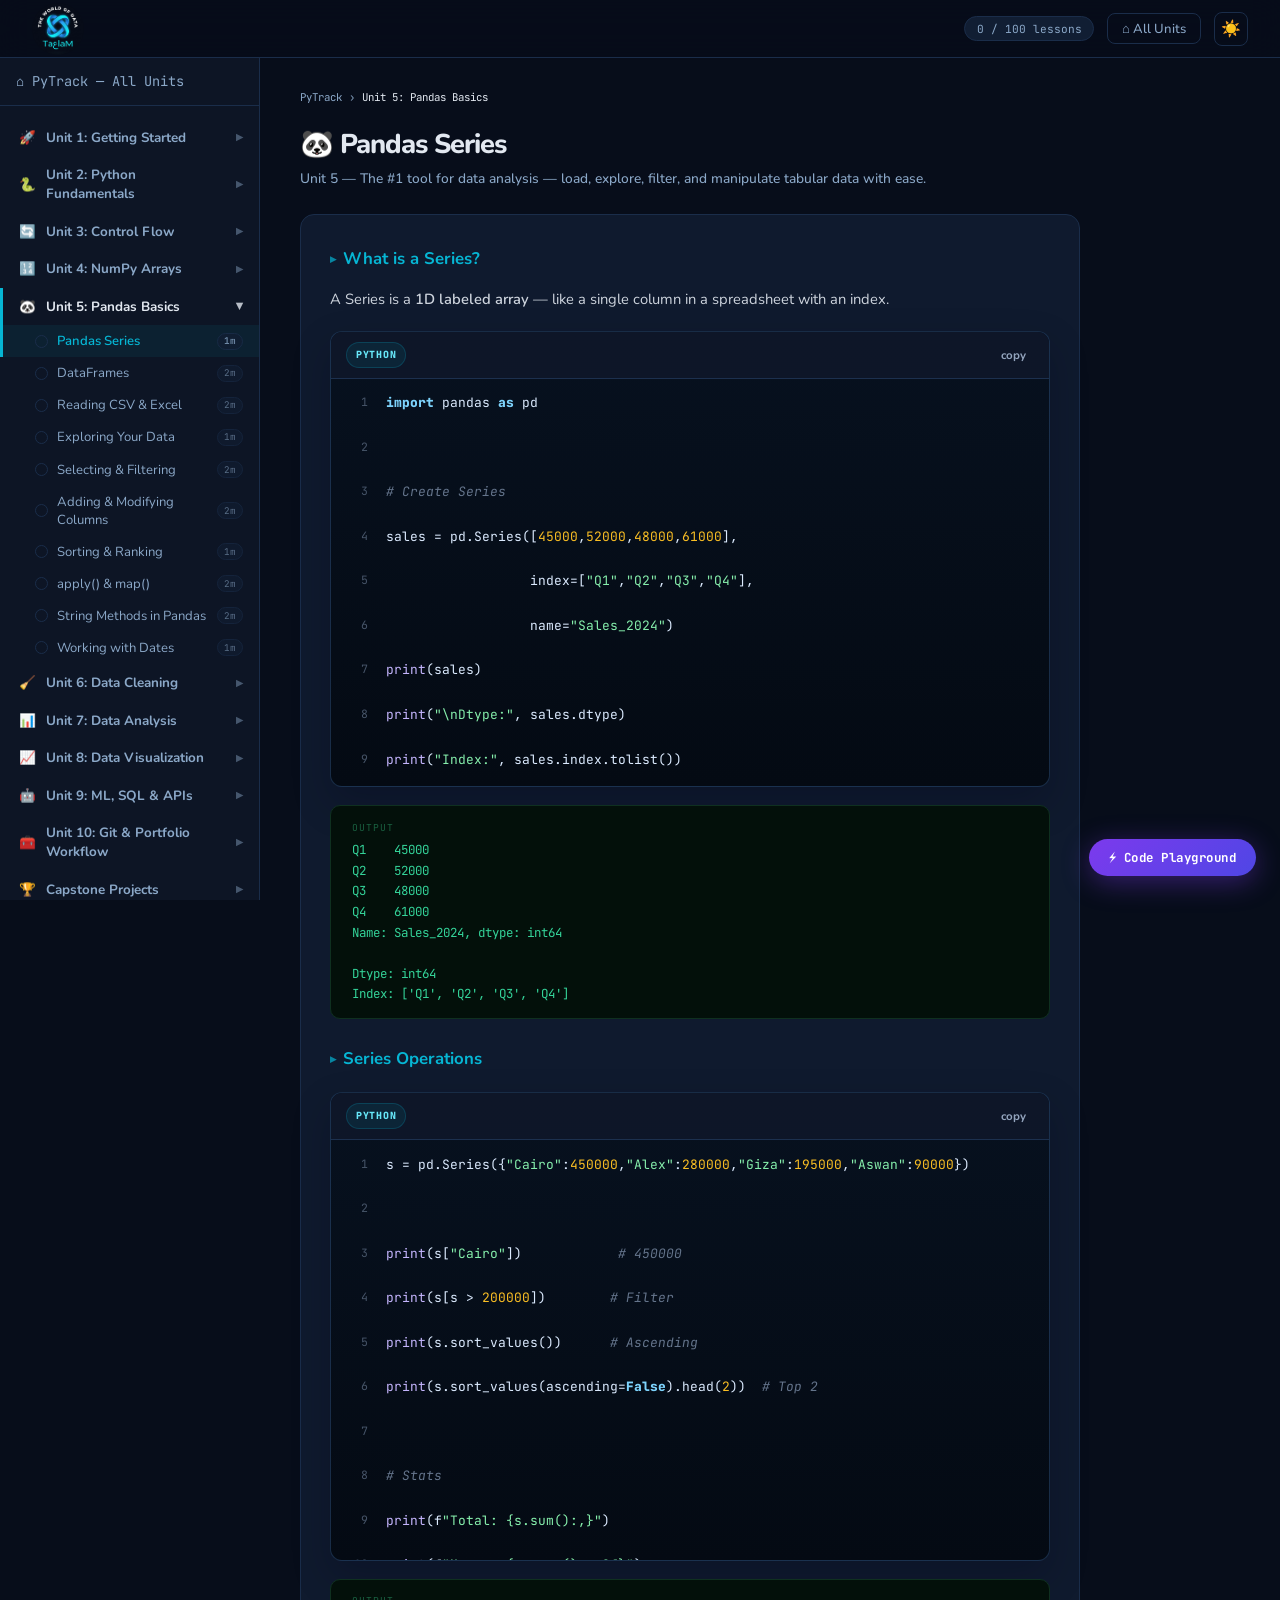
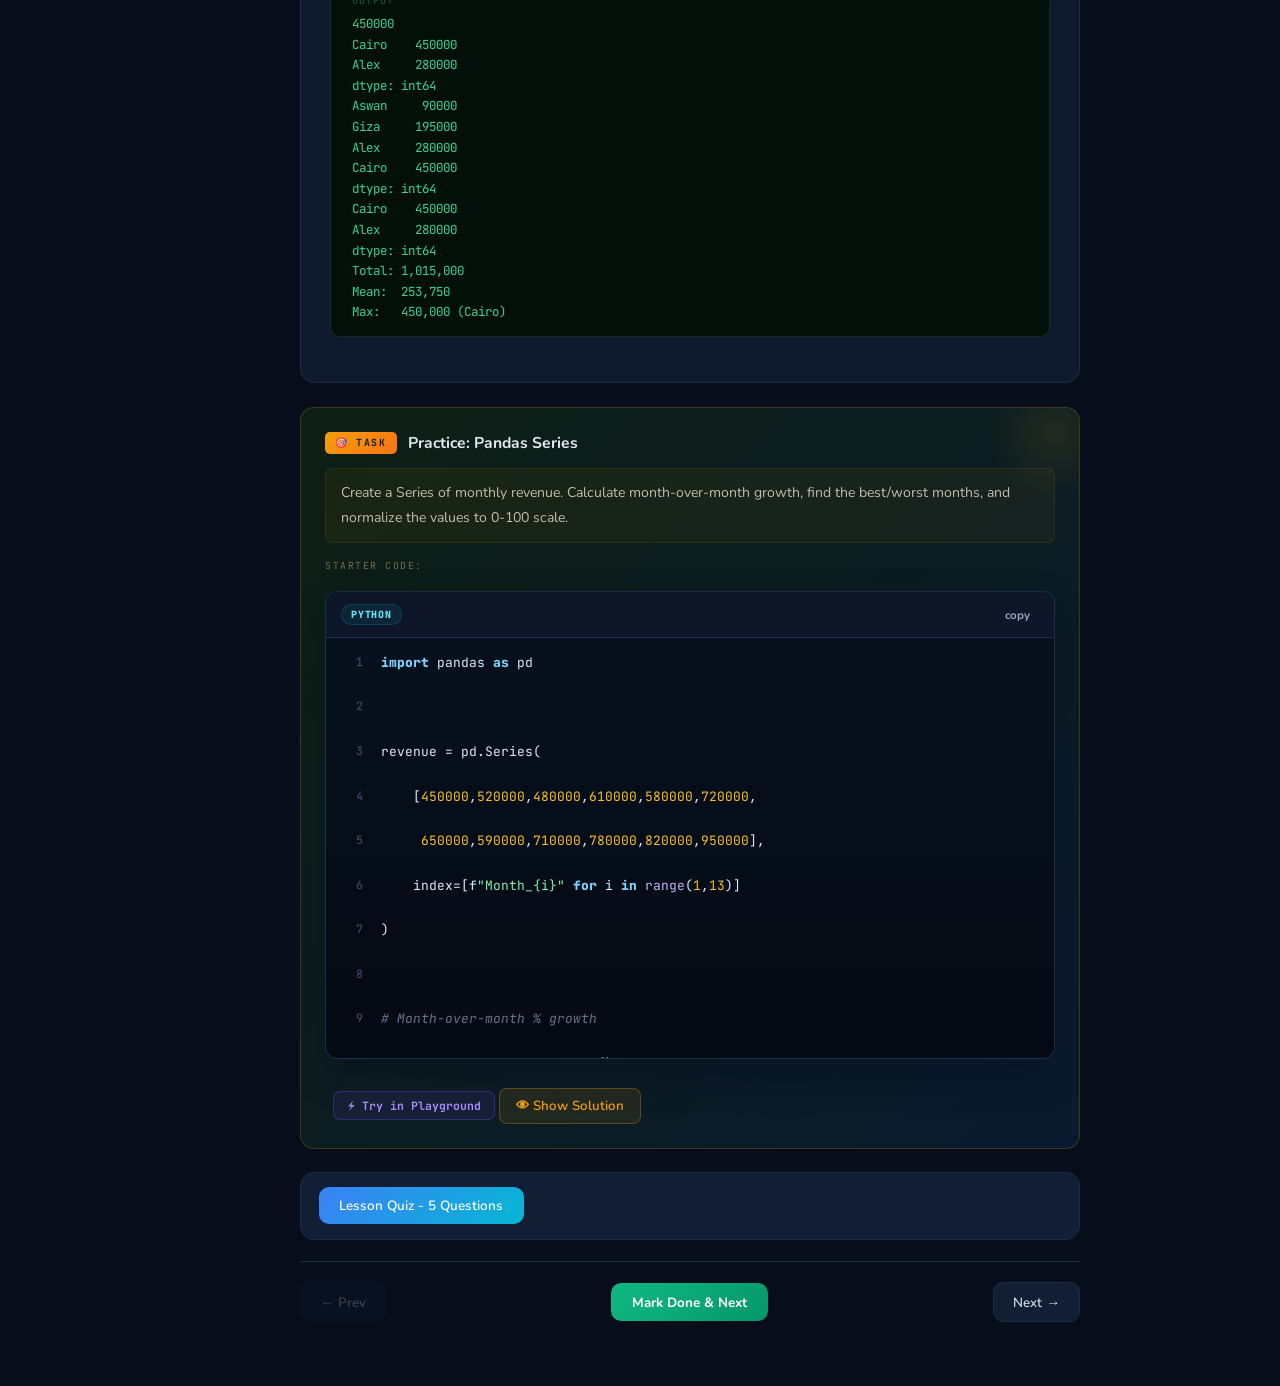
<file: units/unit-5.html>
<!DOCTYPE html>
<html lang="en">
<head>
<meta charset="UTF-8"/>
<meta name="viewport" content="width=device-width, initial-scale=1.0"/>
<title>Unit 5 — Pandas Basics | PyTrack</title>
<link rel="stylesheet" href="../css/style.css?v=20260514"/>
  <link rel="icon" type="image/png" href="../New Logo last.png">
</head>
<body class="code-card-preview">

<nav>
  <a class="nav-logo" href="../index.html"><img src="../New Logo last.png" alt="Ta3laM" class="nav-logo-img"></a>
  <div class="nav-right">
    <div class="progress-badge" id="nav-progress">0 / 100 lessons</div>
    <a class="btn-outline" href="../index.html">⌂ All Units</a>
    <button id="theme-toggle" class="btn-theme-toggle" onclick="toggleTheme()" title="Toggle theme">☀️</button>
  </div>
</nav>

<div class="lesson-page">
  <aside class="sidebar">
    <div class="sidebar-logo">
      <a href="../index.html" class="sidebar-home">⌂ PyTrack — All Units</a>
    </div>
        <div class="sidebar-inner">
      <div class="sidebar-unit">
  <div class="sidebar-unit-header" onclick="toggleUnit(this)"><span>🚀</span><span>Unit 1: Getting Started</span><span class="sidebar-unit-arrow">▶</span></div>
  <div class="sidebar-lessons"><a class="sidebar-lesson" id="slink-1-0" href="unit-1.html" ><span class="lesson-check" id="chk-1-0"></span>What is Python & Data Analysis?</a><a class="sidebar-lesson" id="slink-1-1" href="unit-1.html" ><span class="lesson-check" id="chk-1-1"></span>Installing Anaconda</a><a class="sidebar-lesson" id="slink-1-2" href="unit-1.html" ><span class="lesson-check" id="chk-1-2"></span>Jupyter Notebook Basics</a><a class="sidebar-lesson" id="slink-1-3" href="unit-1.html" ><span class="lesson-check" id="chk-1-3"></span>Your First Python Code</a><a class="sidebar-lesson" id="slink-1-4" href="unit-1.html" ><span class="lesson-check" id="chk-1-4"></span>Understanding Errors</a><a class="sidebar-lesson" id="slink-1-5" href="unit-1.html" ><span class="lesson-check" id="chk-1-5"></span>Variables & Operators</a><a class="sidebar-lesson" id="slink-1-6" href="unit-1.html" ><span class="lesson-check" id="chk-1-6"></span>Virtual Environments & pip</a><a class="sidebar-lesson" id="slink-1-7" href="unit-1.html" ><span class="lesson-check" id="chk-1-7"></span>Python in VS Code</a><a class="sidebar-lesson" id="slink-1-8" href="unit-1.html" ><span class="lesson-check" id="chk-1-8"></span>Running Python Scripts</a><a class="sidebar-lesson" id="slink-1-9" href="unit-1.html" ><span class="lesson-check" id="chk-1-9"></span>Comments & Code Style</a></div>
</div><div class="sidebar-unit">
  <div class="sidebar-unit-header" onclick="toggleUnit(this)"><span>🐍</span><span>Unit 2: Python Fundamentals</span><span class="sidebar-unit-arrow">▶</span></div>
  <div class="sidebar-lessons"><a class="sidebar-lesson" id="slink-2-0" href="unit-2.html" ><span class="lesson-check" id="chk-2-0"></span>Variables & Data Types</a><a class="sidebar-lesson" id="slink-2-1" href="unit-2.html" ><span class="lesson-check" id="chk-2-1"></span>Numbers & Math</a><a class="sidebar-lesson" id="slink-2-2" href="unit-2.html" ><span class="lesson-check" id="chk-2-2"></span>Strings</a><a class="sidebar-lesson" id="slink-2-3" href="unit-2.html" ><span class="lesson-check" id="chk-2-3"></span>Lists</a><a class="sidebar-lesson" id="slink-2-4" href="unit-2.html" ><span class="lesson-check" id="chk-2-4"></span>Dictionaries</a><a class="sidebar-lesson" id="slink-2-5" href="unit-2.html" ><span class="lesson-check" id="chk-2-5"></span>Tuples & Sets</a><a class="sidebar-lesson" id="slink-2-6" href="unit-2.html" ><span class="lesson-check" id="chk-2-6"></span>Type Conversion</a><a class="sidebar-lesson" id="slink-2-7" href="unit-2.html" ><span class="lesson-check" id="chk-2-7"></span>Modules & Import</a><a class="sidebar-lesson" id="slink-2-8" href="unit-2.html" ><span class="lesson-check" id="chk-2-8"></span>Regular Expressions</a><a class="sidebar-lesson" id="slink-2-9" href="unit-2.html" ><span class="lesson-check" id="chk-2-9"></span>Exception Handling</a></div>
</div><div class="sidebar-unit">
  <div class="sidebar-unit-header" onclick="toggleUnit(this)"><span>🔄</span><span>Unit 3: Control Flow</span><span class="sidebar-unit-arrow">▶</span></div>
  <div class="sidebar-lessons"><a class="sidebar-lesson" id="slink-3-0" href="unit-3.html" ><span class="lesson-check" id="chk-3-0"></span>If / Elif / Else</a><a class="sidebar-lesson" id="slink-3-1" href="unit-3.html" ><span class="lesson-check" id="chk-3-1"></span>For Loops</a><a class="sidebar-lesson" id="slink-3-2" href="unit-3.html" ><span class="lesson-check" id="chk-3-2"></span>While Loops</a><a class="sidebar-lesson" id="slink-3-3" href="unit-3.html" ><span class="lesson-check" id="chk-3-3"></span>Functions</a><a class="sidebar-lesson" id="slink-3-4" href="unit-3.html" ><span class="lesson-check" id="chk-3-4"></span>Lambda Functions</a><a class="sidebar-lesson" id="slink-3-5" href="unit-3.html" ><span class="lesson-check" id="chk-3-5"></span>List Comprehensions</a><a class="sidebar-lesson" id="slink-3-6" href="unit-3.html" ><span class="lesson-check" id="chk-3-6"></span>Dict & Set Comprehensions</a><a class="sidebar-lesson" id="slink-3-7" href="unit-3.html" ><span class="lesson-check" id="chk-3-7"></span>File I/O</a><a class="sidebar-lesson" id="slink-3-8" href="unit-3.html" ><span class="lesson-check" id="chk-3-8"></span>Classes & OOP Basics</a><a class="sidebar-lesson" id="slink-3-9" href="unit-3.html" ><span class="lesson-check" id="chk-3-9"></span>Inheritance & Methods</a></div>
</div><div class="sidebar-unit">
  <div class="sidebar-unit-header" onclick="toggleUnit(this)"><span>🔢</span><span>Unit 4: NumPy Arrays</span><span class="sidebar-unit-arrow">▶</span></div>
  <div class="sidebar-lessons"><a class="sidebar-lesson" id="slink-4-0" href="unit-4.html" ><span class="lesson-check" id="chk-4-0"></span>Introduction to NumPy</a><a class="sidebar-lesson" id="slink-4-1" href="unit-4.html" ><span class="lesson-check" id="chk-4-1"></span>Arrays & Dimensions</a><a class="sidebar-lesson" id="slink-4-2" href="unit-4.html" ><span class="lesson-check" id="chk-4-2"></span>Operations & Filtering</a><a class="sidebar-lesson" id="slink-4-3" href="unit-4.html" ><span class="lesson-check" id="chk-4-3"></span>Statistics with NumPy</a><a class="sidebar-lesson" id="slink-4-4" href="unit-4.html" ><span class="lesson-check" id="chk-4-4"></span>Reshape, Sort & Search</a><a class="sidebar-lesson" id="slink-4-5" href="unit-4.html" ><span class="lesson-check" id="chk-4-5"></span>Random Numbers</a><a class="sidebar-lesson" id="slink-4-6" href="unit-4.html" ><span class="lesson-check" id="chk-4-6"></span>Broadcasting</a><a class="sidebar-lesson" id="slink-4-7" href="unit-4.html" ><span class="lesson-check" id="chk-4-7"></span>Linear Algebra Basics</a><a class="sidebar-lesson" id="slink-4-8" href="unit-4.html" ><span class="lesson-check" id="chk-4-8"></span>Date & Time with NumPy</a><a class="sidebar-lesson" id="slink-4-9" href="unit-4.html" ><span class="lesson-check" id="chk-4-9"></span>Performance Tips</a></div>
</div><div class="sidebar-unit">
  <div class="sidebar-unit-header active-unit open" onclick="toggleUnit(this)"><span>🐼</span><span>Unit 5: Pandas Basics</span><span class="sidebar-unit-arrow">▶</span></div>
  <div class="sidebar-lessons open"><a class="sidebar-lesson active" id="slink-5-0" href="javascript:showLesson(0)" onclick="showLesson(0);return false;"><span class="lesson-check" id="chk-5-0"></span>Pandas Series</a><a class="sidebar-lesson" id="slink-5-1" href="javascript:showLesson(1)" onclick="showLesson(1);return false;"><span class="lesson-check" id="chk-5-1"></span>DataFrames</a><a class="sidebar-lesson" id="slink-5-2" href="javascript:showLesson(2)" onclick="showLesson(2);return false;"><span class="lesson-check" id="chk-5-2"></span>Reading CSV & Excel</a><a class="sidebar-lesson" id="slink-5-3" href="javascript:showLesson(3)" onclick="showLesson(3);return false;"><span class="lesson-check" id="chk-5-3"></span>Exploring Your Data</a><a class="sidebar-lesson" id="slink-5-4" href="javascript:showLesson(4)" onclick="showLesson(4);return false;"><span class="lesson-check" id="chk-5-4"></span>Selecting & Filtering</a><a class="sidebar-lesson" id="slink-5-5" href="javascript:showLesson(5)" onclick="showLesson(5);return false;"><span class="lesson-check" id="chk-5-5"></span>Adding & Modifying Columns</a><a class="sidebar-lesson" id="slink-5-6" href="javascript:showLesson(6)" onclick="showLesson(6);return false;"><span class="lesson-check" id="chk-5-6"></span>Sorting & Ranking</a><a class="sidebar-lesson" id="slink-5-7" href="javascript:showLesson(7)" onclick="showLesson(7);return false;"><span class="lesson-check" id="chk-5-7"></span>apply() & map()</a><a class="sidebar-lesson" id="slink-5-8" href="javascript:showLesson(8)" onclick="showLesson(8);return false;"><span class="lesson-check" id="chk-5-8"></span>String Methods in Pandas</a><a class="sidebar-lesson" id="slink-5-9" href="javascript:showLesson(9)" onclick="showLesson(9);return false;"><span class="lesson-check" id="chk-5-9"></span>Working with Dates</a></div>
</div><div class="sidebar-unit">
  <div class="sidebar-unit-header" onclick="toggleUnit(this)"><span>🧹</span><span>Unit 6: Data Cleaning</span><span class="sidebar-unit-arrow">▶</span></div>
  <div class="sidebar-lessons"><a class="sidebar-lesson" id="slink-6-0" href="unit-6.html" ><span class="lesson-check" id="chk-6-0"></span>Finding Missing Values</a><a class="sidebar-lesson" id="slink-6-1" href="unit-6.html" ><span class="lesson-check" id="chk-6-1"></span>Filling & Dropping Missing Data</a><a class="sidebar-lesson" id="slink-6-2" href="unit-6.html" ><span class="lesson-check" id="chk-6-2"></span>Duplicates & Data Types</a><a class="sidebar-lesson" id="slink-6-3" href="unit-6.html" ><span class="lesson-check" id="chk-6-3"></span>String Cleaning</a><a class="sidebar-lesson" id="slink-6-4" href="unit-6.html" ><span class="lesson-check" id="chk-6-4"></span>Detecting Outliers</a><a class="sidebar-lesson" id="slink-6-5" href="unit-6.html" ><span class="lesson-check" id="chk-6-5"></span>Removing Outliers</a><a class="sidebar-lesson" id="slink-6-6" href="unit-6.html" ><span class="lesson-check" id="chk-6-6"></span>Data Validation</a><a class="sidebar-lesson" id="slink-6-7" href="unit-6.html" ><span class="lesson-check" id="chk-6-7"></span>Encoding Categorical Data</a><a class="sidebar-lesson" id="slink-6-8" href="unit-6.html" ><span class="lesson-check" id="chk-6-8"></span>Binning & Discretization</a><a class="sidebar-lesson" id="slink-6-9" href="unit-6.html" ><span class="lesson-check" id="chk-6-9"></span>Full Cleaning Pipeline</a></div>
</div><div class="sidebar-unit">
  <div class="sidebar-unit-header" onclick="toggleUnit(this)"><span>📊</span><span>Unit 7: Data Analysis</span><span class="sidebar-unit-arrow">▶</span></div>
  <div class="sidebar-lessons"><a class="sidebar-lesson" id="slink-7-0" href="unit-7.html" ><span class="lesson-check" id="chk-7-0"></span>Descriptive Statistics</a><a class="sidebar-lesson" id="slink-7-1" href="unit-7.html" ><span class="lesson-check" id="chk-7-1"></span>GroupBy — Grouped Analysis</a><a class="sidebar-lesson" id="slink-7-2" href="unit-7.html" ><span class="lesson-check" id="chk-7-2"></span>Merging DataFrames</a><a class="sidebar-lesson" id="slink-7-3" href="unit-7.html" ><span class="lesson-check" id="chk-7-3"></span>Concat & Join</a><a class="sidebar-lesson" id="slink-7-4" href="unit-7.html" ><span class="lesson-check" id="chk-7-4"></span>Pivot Tables</a><a class="sidebar-lesson" id="slink-7-5" href="unit-7.html" ><span class="lesson-check" id="chk-7-5"></span>Time Series Basics</a><a class="sidebar-lesson" id="slink-7-6" href="unit-7.html" ><span class="lesson-check" id="chk-7-6"></span>Window Functions</a><a class="sidebar-lesson" id="slink-7-7" href="unit-7.html" ><span class="lesson-check" id="chk-7-7"></span>Correlation & Regression</a><a class="sidebar-lesson" id="slink-7-8" href="unit-7.html" ><span class="lesson-check" id="chk-7-8"></span>Sampling & Hypothesis Testing</a><a class="sidebar-lesson" id="slink-7-9" href="unit-7.html" ><span class="lesson-check" id="chk-7-9"></span>Building Analysis Reports</a></div>
</div><div class="sidebar-unit">
  <div class="sidebar-unit-header" onclick="toggleUnit(this)"><span>📈</span><span>Unit 8: Data Visualization</span><span class="sidebar-unit-arrow">▶</span></div>
  <div class="sidebar-lessons"><a class="sidebar-lesson" id="slink-8-0" href="unit-8.html" ><span class="lesson-check" id="chk-8-0"></span>Matplotlib Basics</a><a class="sidebar-lesson" id="slink-8-1" href="unit-8.html" ><span class="lesson-check" id="chk-8-1"></span>Bar & Line Charts</a><a class="sidebar-lesson" id="slink-8-2" href="unit-8.html" ><span class="lesson-check" id="chk-8-2"></span>Histograms & Scatter Plots</a><a class="sidebar-lesson" id="slink-8-3" href="unit-8.html" ><span class="lesson-check" id="chk-8-3"></span>Pie & Area Charts</a><a class="sidebar-lesson" id="slink-8-4" href="unit-8.html" ><span class="lesson-check" id="chk-8-4"></span>Seaborn Charts</a><a class="sidebar-lesson" id="slink-8-5" href="unit-8.html" ><span class="lesson-check" id="chk-8-5"></span>Heatmaps & Pair Plots</a><a class="sidebar-lesson" id="slink-8-6" href="unit-8.html" ><span class="lesson-check" id="chk-8-6"></span>Subplots & Dashboards</a><a class="sidebar-lesson" id="slink-8-7" href="unit-8.html" ><span class="lesson-check" id="chk-8-7"></span>Plotly — Interactive Charts</a><a class="sidebar-lesson" id="slink-8-8" href="unit-8.html" ><span class="lesson-check" id="chk-8-8"></span>Chart Styling & Themes</a><a class="sidebar-lesson" id="slink-8-9" href="unit-8.html" ><span class="lesson-check" id="chk-8-9"></span>Exporting & Sharing Charts</a></div>
</div><div class="sidebar-unit">
  <div class="sidebar-unit-header" onclick="toggleUnit(this)"><span>🤖</span><span>Unit 9: ML, SQL & APIs</span><span class="sidebar-unit-arrow">▶</span></div>
  <div class="sidebar-lessons"><a class="sidebar-lesson" id="slink-9-0" href="unit-9.html" ><span class="lesson-check" id="chk-9-0"></span>Intro to Machine Learning</a><a class="sidebar-lesson" id="slink-9-1" href="unit-9.html" ><span class="lesson-check" id="chk-9-1"></span>Scikit-learn Basics</a><a class="sidebar-lesson" id="slink-9-2" href="unit-9.html" ><span class="lesson-check" id="chk-9-2"></span>Linear Regression</a><a class="sidebar-lesson" id="slink-9-3" href="unit-9.html" ><span class="lesson-check" id="chk-9-3"></span>Logistic Regression</a><a class="sidebar-lesson" id="slink-9-4" href="unit-9.html" ><span class="lesson-check" id="chk-9-4"></span>Decision Trees & Random Forest</a><a class="sidebar-lesson" id="slink-9-5" href="unit-9.html" ><span class="lesson-check" id="chk-9-5"></span>Model Evaluation</a><a class="sidebar-lesson" id="slink-9-6" href="unit-9.html" ><span class="lesson-check" id="chk-9-6"></span>Feature Engineering</a><a class="sidebar-lesson" id="slink-9-7" href="unit-9.html" ><span class="lesson-check" id="chk-9-7"></span>SQL with Python</a><a class="sidebar-lesson" id="slink-9-8" href="unit-9.html" ><span class="lesson-check" id="chk-9-8"></span>REST APIs & requests</a><a class="sidebar-lesson" id="slink-9-9" href="unit-9.html" ><span class="lesson-check" id="chk-9-9"></span>Web Scraping</a></div>
</div><div class="sidebar-unit">
  <div class="sidebar-unit-header" onclick="toggleUnit(this)"><span>🧰</span><span>Unit 10: Git & Portfolio Workflow</span><span class="sidebar-unit-arrow">▶</span></div>
  <div class="sidebar-lessons"><a class="sidebar-lesson" id="slink-10-0" href="unit-10.html"><span class="lesson-check" id="chk-10-0"></span>Why Git for Data Projects?</a><a class="sidebar-lesson" id="slink-10-1" href="unit-10.html"><span class="lesson-check" id="chk-10-1"></span>Install & Configure Git</a><a class="sidebar-lesson" id="slink-10-2" href="unit-10.html"><span class="lesson-check" id="chk-10-2"></span>Repositories & Commits</a><a class="sidebar-lesson" id="slink-10-3" href="unit-10.html"><span class="lesson-check" id="chk-10-3"></span>Branches & Experiments</a><a class="sidebar-lesson" id="slink-10-4" href="unit-10.html"><span class="lesson-check" id="chk-10-4"></span>GitHub Remote Workflow</a><a class="sidebar-lesson" id="slink-10-5" href="unit-10.html"><span class="lesson-check" id="chk-10-5"></span>.gitignore & Data Safety</a><a class="sidebar-lesson" id="slink-10-6" href="unit-10.html"><span class="lesson-check" id="chk-10-6"></span>Project Folder Structure</a><a class="sidebar-lesson" id="slink-10-7" href="unit-10.html"><span class="lesson-check" id="chk-10-7"></span>requirements.txt & Environments</a><a class="sidebar-lesson" id="slink-10-8" href="unit-10.html"><span class="lesson-check" id="chk-10-8"></span>README for Data Projects</a><a class="sidebar-lesson" id="slink-10-9" href="unit-10.html"><span class="lesson-check" id="chk-10-9"></span>Portfolio Release Checklist</a></div></div><div class="sidebar-unit"><div class="sidebar-unit-header" onclick="toggleUnit(this)"><span>🏆</span><span>Capstone Projects</span><span class="sidebar-unit-arrow">▶</span></div><div class="sidebar-lessons"><a class="sidebar-lesson" href="../capstone.html">View Projects</a></div></div>
    </div>
  </aside>

  <main class="lesson-main">
    <div class="breadcrumb">
      <a href="../index.html">PyTrack</a> ›
      <span>Unit 5: Pandas Basics</span>
    </div>
    <div id="lesson-panels"><div class="lesson-panel active" id="panel-0">
  <div class="lesson-title-bar">
    <h2>🐼 Pandas Series</h2>
    <p>Unit 5 — The #1 tool for data analysis — load, explore, filter, and manipulate tabular data with ease.</p>
  </div>
  <div class="lesson-body">
<h3>What is a Series?</h3>
<p>A Series is a <strong>1D labeled array</strong> — like a single column in a spreadsheet with an index.</p>
<div class="code-block"><div class="code-header"><span>python</span><button class="copy-btn">copy</button></div><div class="code-body">import pandas as pd

# Create Series
sales = pd.Series([45000,52000,48000,61000],
                  index=["Q1","Q2","Q3","Q4"],
                  name="Sales_2024")
print(sales)
print("\nDtype:", sales.dtype)
print("Index:", sales.index.tolist())</div></div>
<div class="output-block"><div class="output-label">Output</div>Q1    45000
Q2    52000
Q3    48000
Q4    61000
Name: Sales_2024, dtype: int64

Dtype: int64
Index: ['Q1', 'Q2', 'Q3', 'Q4']</div>
<h3>Series Operations</h3>
<div class="code-block"><div class="code-header"><span>python</span><button class="copy-btn">copy</button></div><div class="code-body">s = pd.Series({"Cairo":450000,"Alex":280000,"Giza":195000,"Aswan":90000})

print(s["Cairo"])            # 450000
print(s[s &gt; 200000])        # Filter
print(s.sort_values())      # Ascending
print(s.sort_values(ascending=False).head(2))  # Top 2

# Stats
print(f"Total: {s.sum():,}")
print(f"Mean:  {s.mean():,.0f}")
print(f"Max:   {s.max():,} ({s.idxmax()})")</div></div>
<div class="output-block"><div class="output-label">Output</div>450000
Cairo    450000
Alex     280000
dtype: int64
Aswan     90000
Giza     195000
Alex     280000
Cairo    450000
dtype: int64
Cairo    450000
Alex     280000
dtype: int64
Total: 1,015,000
Mean:  253,750
Max:   450,000 (Cairo)</div></div>
  <div class="task-section">
  <div class="task-header">
    <span class="task-badge">🎯 TASK</span>
    <span class="task-title">Practice: Pandas Series</span>
  </div>
  <div class="task-desc">Create a Series of monthly revenue. Calculate month-over-month growth, find the best/worst months, and normalize the values to 0-100 scale.</div>
  <div class="task-starter-label">Starter code:</div>
  <div class="code-block"><div class="code-header"><span>python</span><button class="copy-btn">copy</button></div><div class="code-body">import pandas as pd

revenue = pd.Series(
    [450000,520000,480000,610000,580000,720000,
     650000,590000,710000,780000,820000,950000],
    index=[f"Month_{i}" for i in range(1,13)]
)

# Month-over-month % growth
growth = revenue.pct_change() * 100

# Best and worst
best_month  = revenue.idxmax()
worst_month = revenue.idxmin()

# Normalize 0-100
normalized = (revenue - revenue.min()) / (revenue.max() - revenue.min()) * 100

print(f"Best:  {best_month} ({revenue[best_month]:,})")
print(f"Worst: {worst_month} ({revenue[worst_month]:,})")
print(f"\nGrowth (first 4):")
print(growth.head(4).round(1))
print(f"\nNormalized (first 4):")
print(normalized.head(4).round(1))</div></div>
  <button class="btn-try-it" onclick="tryCode(this.previousElementSibling.querySelector('.code-body').textContent)">⚡ Try in Playground</button>
  <button class="btn-show-solution" onclick="toggleSolution(this)">👁 Show Solution</button>
  <div class="task-solution" style="display:none">
    <div class="solution-label">✅ Solution</div>
    <div class="code-block"><div class="code-header"><span>python</span><button class="copy-btn">copy</button></div><div class="code-body">import pandas as pd
revenue=pd.Series([450000,520000,480000,610000,580000,720000,650000,590000,710000,780000,820000,950000],index=[f"Month_{i}" for i in range(1,13)])
growth=revenue.pct_change()*100
best=revenue.idxmax(); worst=revenue.idxmin()
norm=(revenue-revenue.min())/(revenue.max()-revenue.min())*100
print(f"Best:  {best} ({revenue[best]:,})")
print(f"Worst: {worst} ({revenue[worst]:,})")
print("\nGrowth (first 4):")
print(growth.head(4).round(1))</div></div>
    <div class="output-block"><div class="output-label">Output</div>Best:  Month_12 (950,000)
Worst: Month_1 (450,000)

Growth (first 4):
Month_1      NaN
Month_2     15.6
Month_3     -7.7
Month_4     27.1
dtype: float64</div>
  </div>
</div>
</div>
<div class="lesson-panel" id="panel-1">
  <div class="lesson-title-bar">
    <h2>🐼 DataFrames</h2>
    <p>Unit 5 — The #1 tool for data analysis — load, explore, filter, and manipulate tabular data with ease.</p>
  </div>
  <div class="lesson-body">
<h3>Creating DataFrames</h3>
<div class="code-block"><div class="code-header"><span>python</span><button class="copy-btn">copy</button></div><div class="code-body">import pandas as pd

# From dictionary (most common)
data = {
    "Name":    ["Ahmed","Sara","Omar","Layla","Karim"],
    "Dept":    ["Sales","IT","Sales","HR","IT"],
    "Salary":  [9500,12000,8800,10200,15000],
    "Years":   [3,5,2,7,8],
}
df = pd.DataFrame(data)
print(df)
print("\nShape:", df.shape)    # (5, 4)
print("Columns:", df.columns.tolist())</div></div>
<div class="output-block"><div class="output-label">Output</div>    Name  Dept  Salary  Years
0  Ahmed Sales    9500      3
1   Sara    IT   12000      5
2   Omar Sales    8800      2
3  Layla    HR   10200      7
4  Karim    IT   15000      8

Shape: (5, 4)
Columns: ['Name', 'Dept', 'Salary', 'Years']</div>
<h3>Key Attributes & Operations</h3>
<div class="code-block"><div class="code-header"><span>python</span><button class="copy-btn">copy</button></div><div class="code-body"># Access columns
print(df["Salary"])               # Series
print(df[["Name","Salary"]])      # DataFrame

# Add new column
df["Annual"] = df["Salary"] * 12
df["Senior"] = df["Years"] &gt;= 5

# Basic aggregation
print(df["Salary"].mean())        # 11100.0
print(df.groupby("Dept")["Salary"].mean())

# Remove column
df = df.drop("Annual", axis=1)</div></div>
<div class="tip-box"><strong>💡 Tip:</strong> A DataFrame is essentially a dictionary of Series — each column is a Series with the same index.</div></div>
  <div class="task-section">
  <div class="task-header">
    <span class="task-badge">🎯 TASK</span>
    <span class="task-title">Practice: DataFrames</span>
  </div>
  <div class="task-desc">Create a sales DataFrame with 6 records. Add calculated columns: revenue (units × price), profit (revenue × margin%), and grade (A/B/C based on revenue).</div>
  <div class="task-starter-label">Starter code:</div>
  <div class="code-block"><div class="code-header"><span>python</span><button class="copy-btn">copy</button></div><div class="code-body">import pandas as pd

data = {
    "Product":  ["Laptop","Phone","Tablet","Monitor","Keyboard","Mouse"],
    "Units":    [5, 20, 12, 8, 30, 50],
    "Price":    [12000, 6500, 4200, 8000, 450, 200],
    "Margin":   [0.25, 0.20, 0.22, 0.18, 0.35, 0.40],
}
df = pd.DataFrame(data)

df["Revenue"] = df["Units"] * df["Price"]
df["Profit"]  = df["Revenue"] * df["Margin"]
df["Grade"]   = df["Revenue"].apply(
    lambda r: "A" if r &gt; 50000 else "B" if r &gt; 20000 else "C"
)

print(df[["Product","Revenue","Profit","Grade"]].sort_values("Revenue", ascending=False).to_string(index=False))
print(f"\nTotal Revenue: {df['Revenue'].sum():,}")
print(f"Total Profit:  {df['Profit'].sum():,}")</div></div>
  <button class="btn-try-it" onclick="tryCode(this.previousElementSibling.querySelector('.code-body').textContent)">⚡ Try in Playground</button>
  <button class="btn-show-solution" onclick="toggleSolution(this)">👁 Show Solution</button>
  <div class="task-solution" style="display:none">
    <div class="solution-label">✅ Solution</div>
    <div class="code-block"><div class="code-header"><span>python</span><button class="copy-btn">copy</button></div><div class="code-body">import pandas as pd
data={"Product":["Laptop","Phone","Tablet","Monitor","Keyboard","Mouse"],"Units":[5,20,12,8,30,50],"Price":[12000,6500,4200,8000,450,200],"Margin":[0.25,0.20,0.22,0.18,0.35,0.40]}
df=pd.DataFrame(data)
df["Revenue"]=df["Units"]*df["Price"]
df["Profit"]=df["Revenue"]*df["Margin"]
df["Grade"]=df["Revenue"].apply(lambda r:"A" if r&gt;50000 else "B" if r&gt;20000 else "C")
print(df[["Product","Revenue","Profit","Grade"]].sort_values("Revenue",ascending=False).to_string(index=False))
print(f"\nTotal Revenue: {df['Revenue'].sum():,}")</div></div>
    <div class="output-block"><div class="output-label">Output</div> Product  Revenue   Profit Grade
   Phone   130000  26000.0     A
Monitor    64000  11520.0     A
  Laptop    60000  15000.0     A
  Tablet    50400  11088.0     B
Keyboard    13500   4725.0     C
   Mouse    10000   4000.0     C

Total Revenue: 327,900</div>
  </div>
</div>
</div>
<div class="lesson-panel" id="panel-2">
  <div class="lesson-title-bar">
    <h2>🐼 Reading CSV & Excel</h2>
    <p>Unit 5 — The #1 tool for data analysis — load, explore, filter, and manipulate tabular data with ease.</p>
  </div>
  <div class="lesson-body">
<h3>Reading CSV</h3>
<div class="code-block"><div class="code-header"><span>python</span><button class="copy-btn">copy</button></div><div class="code-body">import pandas as pd

# Basic
df = pd.read_csv("sales.csv")

# With options
df = pd.read_csv("sales.csv",
    encoding     = "utf-8",      # Handle special characters
    parse_dates  = ["Date"],     # Auto-parse date columns
    index_col    = "Order_ID",   # Set as index
    usecols      = ["Date","Product","Sales"],  # Only load these
    nrows        = 1000,         # Load only first 1000 rows
    skiprows     = [1,2],        # Skip specific rows
    na_values    = ["N/A","--"], # Treat as NaN
    dtype        = {"Sales": float}  # Force column type
)
print(df.shape)
print(df.head(3))</div></div>
<h3>Reading Excel</h3>
<div class="code-block"><div class="code-header"><span>python</span><button class="copy-btn">copy</button></div><div class="code-body"># Single sheet
df = pd.read_excel("report.xlsx")

# Specific sheet
df = pd.read_excel("report.xlsx", sheet_name="Sales_Q4")

# All sheets
all_sheets = pd.read_excel("report.xlsx", sheet_name=None)
for name, df in all_sheets.items():
    print(f"{name}: {df.shape}")

# Write
df.to_csv("output.csv",   index=False)
df.to_excel("output.xlsx",index=False, sheet_name="Results")
df.to_json("output.json", orient="records")</div></div>
<div class="tip-box"><strong>💡 Tip:</strong> Always use <span class="ci">encoding="utf-8"</span> for Arabic text. Use <span class="ci">index=False</span> when saving to avoid an extra row-number column.</div></div>
  <div class="task-section">
  <div class="task-header">
    <span class="task-badge">🎯 TASK</span>
    <span class="task-title">Practice: Reading CSV & Excel</span>
  </div>
  <div class="task-desc">Create sample data, save to CSV and Excel, then read back with various options: only specific columns, filter while reading, and handle missing values.</div>
  <div class="task-starter-label">Starter code:</div>
  <div class="code-block"><div class="code-header"><span>python</span><button class="copy-btn">copy</button></div><div class="code-body">import pandas as pd
import io

# Sample data (simulating a CSV file)
csv_data = """Date,Product,Region,Sales,Units
2024-01-01,Laptop,Cairo,12000,1
2024-01-02,Phone,Alex,6500,2
2024-01-03,Tablet,Cairo,,3
2024-01-04,Laptop,Giza,24000,2
2024-01-05,Phone,Cairo,6500,1
"""

# Read from string (simulating file)
df = pd.read_csv(
    io.StringIO(csv_data),
    parse_dates=["Date"],
    usecols=["Date","Product","Sales","Units"],
    na_values=["", " "]
)

print("Raw data:")
print(df)
print(f"\nMissing values: {df.isnull().sum().sum()}")

# Fill missing Sales with product median
df["Sales"] = df.groupby("Product")["Sales"].transform(
    lambda x: x.fillna(x.median())
)
print("\nAfter filling missing:")
print(df)</div></div>
  <button class="btn-try-it" onclick="tryCode(this.previousElementSibling.querySelector('.code-body').textContent)">⚡ Try in Playground</button>
  <button class="btn-show-solution" onclick="toggleSolution(this)">👁 Show Solution</button>
  <div class="task-solution" style="display:none">
    <div class="solution-label">✅ Solution</div>
    <div class="code-block"><div class="code-header"><span>python</span><button class="copy-btn">copy</button></div><div class="code-body">import pandas as pd, io
csv_data="""Date,Product,Region,Sales,Units
2024-01-01,Laptop,Cairo,12000,1
2024-01-02,Phone,Alex,6500,2
2024-01-03,Tablet,Cairo,,3
2024-01-04,Laptop,Giza,24000,2
2024-01-05,Phone,Cairo,6500,1
"""
df=pd.read_csv(io.StringIO(csv_data),parse_dates=["Date"],usecols=["Date","Product","Sales","Units"])
print("Missing:", df.isnull().sum().sum())
df["Sales"]=df.groupby("Product")["Sales"].transform(lambda x: x.fillna(x.median()))
print(df)</div></div>
    <div class="output-block"><div class="output-label">Output</div>Missing: 1
        Date Product   Sales  Units
0 2024-01-01  Laptop 12000.0      1
1 2024-01-02   Phone  6500.0      2
2 2024-01-03  Tablet  6500.0      3
3 2024-01-04  Laptop 24000.0      2
4 2024-01-05   Phone  6500.0      1</div>
  </div>
</div>
</div>
<div class="lesson-panel" id="panel-3">
  <div class="lesson-title-bar">
    <h2>🐼 Exploring Your Data</h2>
    <p>Unit 5 — The #1 tool for data analysis — load, explore, filter, and manipulate tabular data with ease.</p>
  </div>
  <div class="lesson-body">
<h3>First Look Commands</h3>
<div class="code-block"><div class="code-header"><span>python</span><button class="copy-btn">copy</button></div><div class="code-body">import pandas as pd
df = pd.read_csv("sales.csv")

print(df.head())          # First 5 rows
print(df.tail(3))         # Last 3 rows
print(df.sample(5))       # Random 5 rows
print(df.shape)           # (rows, cols)
print(df.columns.tolist())
print(df.dtypes)
print(df.index)</div></div>
<h3>info() and describe()</h3>
<div class="code-block"><div class="code-header"><span>python</span><button class="copy-btn">copy</button></div><div class="code-body"># info() — types, missing values, memory
df.info()

# describe() — statistics for numeric columns
print(df.describe())

# describe for all columns (including strings)
print(df.describe(include="all"))

# Individual column stats
print(df["Sales"].value_counts().head())  # Frequency
print(df["Region"].unique())              # Unique values
print(df["Region"].nunique())             # Count unique
print(df["Sales"].quantile([0.25,0.5,0.75]))</div></div>
<div class="output-block"><div class="output-label">Output</div>&lt;class 'pandas.core.frame.DataFrame'&gt;
RangeIndex: 1000 entries
 Date      1000 non-null  datetime64
 Region    998  non-null  object  ← 2 missing!
 Sales     1000 non-null  float64</div>
<div class="tip-box"><strong>💡 Tip:</strong> Always run <span class="ci">df.info()</span> first on any new dataset. It shows data types AND missing value counts at a glance.</div></div>
  <div class="task-section">
  <div class="task-header">
    <span class="task-badge">🎯 TASK</span>
    <span class="task-title">Practice: Exploring Your Data</span>
  </div>
  <div class="task-desc">Build a complete data exploration report: load data, print shape, dtypes, missing values, basic stats, and top/bottom performers.</div>
  <div class="task-starter-label">Starter code:</div>
  <div class="code-block"><div class="code-header"><span>python</span><button class="copy-btn">copy</button></div><div class="code-body">import pandas as pd
import numpy as np

# Create sample dataset
np.random.seed(42)
n = 100
df = pd.DataFrame({
    "Date":    pd.date_range("2024-01", periods=n, freq="D"),
    "Product": np.random.choice(["Laptop","Phone","Tablet"], n),
    "Region":  np.random.choice(["Cairo","Alex","Giza"], n),
    "Sales":   np.random.normal(50000, 15000, n).round(0),
    "Units":   np.random.randint(1, 20, n),
})
# Add some missing values
df.loc[np.random.choice(n, 5), "Sales"] = np.nan

print("=== DATA EXPLORATION REPORT ===")
print(f"Shape: {df.shape}")
print(f"Date range: {df.Date.min().date()} to {df.Date.max().date()}")
print(f"\nColumn types:")
print(df.dtypes)
print(f"\nMissing values:")
print(df.isnull().sum())
print(f"\nSales statistics:")
print(df["Sales"].describe().round(0))
print(f"\nTop 5 sales days:")
print(df.nlargest(5, "Sales")[["Date","Product","Region","Sales"]])</div></div>
  <button class="btn-try-it" onclick="tryCode(this.previousElementSibling.querySelector('.code-body').textContent)">⚡ Try in Playground</button>
  <button class="btn-show-solution" onclick="toggleSolution(this)">👁 Show Solution</button>
  <div class="task-solution" style="display:none">
    <div class="solution-label">✅ Solution</div>
    <div class="code-block"><div class="code-header"><span>python</span><button class="copy-btn">copy</button></div><div class="code-body">import pandas as pd, numpy as np
np.random.seed(42); n=100
df=pd.DataFrame({"Date":pd.date_range("2024-01",periods=n,freq="D"),"Product":np.random.choice(["Laptop","Phone","Tablet"],n),"Region":np.random.choice(["Cairo","Alex","Giza"],n),"Sales":np.random.normal(50000,15000,n).round(0),"Units":np.random.randint(1,20,n)})
df.loc[np.random.choice(n,5),"Sales"]=np.nan
print(f"Shape: {df.shape}")
print(f"Missing:\n{df.isnull().sum()}")
print(f"\nTop 5:")
print(df.nlargest(5,"Sales")[["Date","Product","Sales"]])</div></div>
    <div class="output-block"><div class="output-label">Output</div>Shape: (100, 5)
Missing:
Date       0
Product    0
Region     0
Sales      5
Units      0
dtype: int64

Top 5:
         Date Product  Sales
62 2024-03-03  Laptop  87845
...</div>
  </div>
</div>
</div>
<div class="lesson-panel" id="panel-4">
  <div class="lesson-title-bar">
    <h2>🐼 Selecting & Filtering</h2>
    <p>Unit 5 — The #1 tool for data analysis — load, explore, filter, and manipulate tabular data with ease.</p>
  </div>
  <div class="lesson-body">
<h3>Column & Row Selection</h3>
<div class="code-block"><div class="code-header"><span>python</span><button class="copy-btn">copy</button></div><div class="code-body">import pandas as pd
df = pd.read_csv("sales.csv")

# Single column → Series
sales_col = df["Sales"]

# Multiple columns → DataFrame
subset = df[["Product","Region","Sales"]]

# Rows by boolean condition
cairo_sales = df[df["Region"] == "Cairo"]
high_sales  = df[df["Sales"] &gt; 50000]

# Multiple conditions
cairo_high = df[(df["Region"] == "Cairo") &amp; (df["Sales"] &gt; 30000)]

# isin — match multiple values
north = df[df["Region"].isin(["Cairo","Alex","Port Said"])]

# String matching
laptops = df[df["Product"].str.contains("Laptop", case=False)]</div></div>
<h3>loc and iloc</h3>
<div class="code-block"><div class="code-header"><span>python</span><button class="copy-btn">copy</button></div><div class="code-body"># loc — label-based (use column NAMES)
df.loc[0]                           # Row with index 0
df.loc[0, "Product"]                # Specific cell
df.loc[0:5, ["Product","Sales"]]    # Range + columns

# iloc — position-based (use NUMBERS)
df.iloc[0]                          # First row
df.iloc[0, 2]                       # Row 0, column 2
df.iloc[:5, :3]                     # First 5 rows, first 3 cols
df.iloc[[0,2,4], :]                 # Specific rows

# query() — SQL-like syntax
result = df.query("Sales &gt; 50000 and Region == 'Cairo'")
print(result.head())</div></div>
<div class="tip-box"><strong>💡 Tip:</strong> Use query() for complex filters — it's more readable: df.query('Sales > 5000 & Region == "Cairo"')</div></div>
  <div class="task-section">
  <div class="task-header">
    <span class="task-badge">🎯 TASK</span>
    <span class="task-title">Practice: Selecting & Filtering</span>
  </div>
  <div class="task-desc">Filter and analyze a sales dataset: find top 10 sales, Cairo-only data, products costing between 5000-15000, and use query() for a complex filter.</div>
  <div class="task-starter-label">Starter code:</div>
  <div class="code-block"><div class="code-header"><span>python</span><button class="copy-btn">copy</button></div><div class="code-body">import pandas as pd, numpy as np
np.random.seed(42)
df = pd.DataFrame({
    "Product": np.random.choice(["Laptop","Phone","Tablet","Monitor"],100),
    "Region":  np.random.choice(["Cairo","Alex","Giza","Aswan"],100),
    "Sales":   np.random.randint(5000, 80000, 100),
    "Units":   np.random.randint(1, 10, 100),
})

# 1. Top 10 by sales
top10 = df.nlargest(10, "Sales")[["Product","Region","Sales"]]
print("Top 10 sales:")
print(top10.head(3))

# 2. Cairo only
cairo = df[df["Region"] == ???]
print(f"\nCairo rows: {len(cairo)}")

# 3. Sales between 20000-60000
mid = df[(df["Sales"] &gt;= 20000) &amp; (df["Sales"] &lt;= 60000)]
print(f"Mid-range: {len(mid)} rows")

# 4. query()
result = df.query("Sales &gt; 50000 and Region in ['Cairo','Alex']")
print(f"\nHigh Cairo/Alex: {len(result)} rows")
print(result.groupby("Region")["Sales"].mean().round(0))</div></div>
  <button class="btn-try-it" onclick="tryCode(this.previousElementSibling.querySelector('.code-body').textContent)">⚡ Try in Playground</button>
  <button class="btn-show-solution" onclick="toggleSolution(this)">👁 Show Solution</button>
  <div class="task-solution" style="display:none">
    <div class="solution-label">✅ Solution</div>
    <div class="code-block"><div class="code-header"><span>python</span><button class="copy-btn">copy</button></div><div class="code-body">import pandas as pd, numpy as np
np.random.seed(42)
df=pd.DataFrame({"Product":np.random.choice(["Laptop","Phone","Tablet","Monitor"],100),"Region":np.random.choice(["Cairo","Alex","Giza","Aswan"],100),"Sales":np.random.randint(5000,80000,100),"Units":np.random.randint(1,10,100)})
top10=df.nlargest(10,"Sales")
print("Top 10 avg:", top10["Sales"].mean().round(0))
cairo=df[df["Region"]=="Cairo"]
print(f"Cairo rows: {len(cairo)}")
mid=df[(df["Sales"]&gt;=20000)&amp;(df["Sales"]&lt;=60000)]
print(f"Mid-range: {len(mid)}")
result=df.query("Sales &gt; 50000 and Region in ['Cairo','Alex']")
print(f"High Cairo/Alex: {len(result)}")</div></div>
    <div class="output-block"><div class="output-label">Output</div>Top 10 avg: 76350.0
Cairo rows: 27
Mid-range: 49
High Cairo/Alex: 14</div>
  </div>
</div>
</div>
<div class="lesson-panel" id="panel-5">
  <div class="lesson-title-bar">
    <h2>🐼 Adding & Modifying Columns</h2>
    <p>Unit 5 — The #1 tool for data analysis — load, explore, filter, and manipulate tabular data with ease.</p>
  </div>
  <div class="lesson-body">
<h3>Adding New Columns</h3>
<div class="code-block"><div class="code-header"><span>python</span><button class="copy-btn">copy</button></div><div class="code-body">import pandas as pd

df = pd.DataFrame({
    "Product": ["Laptop","Phone","Tablet"],
    "Price":   [12000, 6500, 4200],
    "Units":   [5, 20, 12],
})

# Simple calculation
df["Revenue"]  = df["Price"] * df["Units"]
df["VAT"]      = df["Revenue"] * 0.14
df["Total"]    = df["Revenue"] + df["VAT"]

# Conditional column
df["Tier"]     = df["Revenue"].apply(
    lambda x: "Premium" if x &gt; 50000 else "Standard"
)

# String operation
df["Label"] = df["Product"].str.upper() + "_2024"

print(df)</div></div>
<div class="output-block"><div class="output-label">Output</div>  Product  Price  Units  Revenue      VAT    Total      Tier          Label
0  Laptop  12000      5    60000   8400.0  68400.0  Premium  LAPTOP_2024
1   Phone   6500     20   130000  18200.0 148200.0  Premium   PHONE_2024
2  Tablet   4200     12    50400   7056.0  57456.0  Premium  TABLET_2024</div>
<h3>assign() and insert()</h3>
<div class="code-block"><div class="code-header"><span>python</span><button class="copy-btn">copy</button></div><div class="code-body"># assign — chainable, returns new DataFrame
df2 = (df
    .assign(Profit    = lambda x: x["Revenue"] * 0.20)
    .assign(Profitable= lambda x: x["Profit"] &gt; 10000)
)

# insert — add column at specific position
df.insert(2, "Category", "Electronics")
print(df.columns.tolist())</div></div>
<div class="tip-box"><strong>💡 Tip:</strong> Prefer assign() for data transformation pipelines — it doesn't modify the original and supports method chaining.</div></div>
  <div class="task-section">
  <div class="task-header">
    <span class="task-badge">🎯 TASK</span>
    <span class="task-title">Practice: Adding & Modifying Columns</span>
  </div>
  <div class="task-desc">Build a complete salary analysis: add columns for annual salary, tax bracket, net salary, performance bonus (based on years), and seniority level.</div>
  <div class="task-starter-label">Starter code:</div>
  <div class="code-block"><div class="code-header"><span>python</span><button class="copy-btn">copy</button></div><div class="code-body">import pandas as pd

employees = pd.DataFrame({
    "Name":   ["Ahmed","Sara","Omar","Layla","Karim","Dina"],
    "Salary": [9500, 12000, 8800, 15000, 7500, 18000],
    "Years":  [3, 5, 2, 8, 1, 10],
    "Dept":   ["Sales","IT","Sales","IT","HR","IT"],
})

# Annual salary
employees["Annual"] = employees["Salary"] * 12

# Tax: 25% if annual &gt; 120000, else 15%
employees["Tax_Rate"] = employees["Annual"].apply(
    lambda x: 0.25 if x &gt; 120000 else 0.15
)
employees["Tax"]      = employees["Annual"] * employees["Tax_Rate"]
employees["Net"]      = employees["Annual"] - employees["Tax"]

# Performance bonus: 3 months salary if years &gt; 5, else 1 month
employees["Bonus"] = employees.apply(
    lambda r: r["Salary"] * (3 if r["Years"] &gt; 5 else 1), axis=1
)

# Seniority
employees["Level"] = pd.cut(employees["Years"],
    bins=[0,2,5,10,100],
    labels=["Junior","Mid","Senior","Expert"]
)

print(employees[["Name","Annual","Tax","Net","Bonus","Level"]].to_string(index=False))</div></div>
  <button class="btn-try-it" onclick="tryCode(this.previousElementSibling.querySelector('.code-body').textContent)">⚡ Try in Playground</button>
  <button class="btn-show-solution" onclick="toggleSolution(this)">👁 Show Solution</button>
  <div class="task-solution" style="display:none">
    <div class="solution-label">✅ Solution</div>
    <div class="code-block"><div class="code-header"><span>python</span><button class="copy-btn">copy</button></div><div class="code-body">import pandas as pd
emp=pd.DataFrame({"Name":["Ahmed","Sara","Omar","Layla","Karim","Dina"],"Salary":[9500,12000,8800,15000,7500,18000],"Years":[3,5,2,8,1,10],"Dept":["Sales","IT","Sales","IT","HR","IT"]})
emp["Annual"]=emp["Salary"]*12
emp["Tax_Rate"]=emp["Annual"].apply(lambda x:0.25 if x&gt;120000 else 0.15)
emp["Tax"]=emp["Annual"]*emp["Tax_Rate"]
emp["Net"]=emp["Annual"]-emp["Tax"]
emp["Bonus"]=emp.apply(lambda r:r["Salary"]*(3 if r["Years"]&gt;5 else 1),axis=1)
emp["Level"]=pd.cut(emp["Years"],bins=[0,2,5,10,100],labels=["Junior","Mid","Senior","Expert"])
print(emp[["Name","Net","Bonus","Level"]].to_string(index=False))</div></div>
    <div class="output-block"><div class="output-label">Output</div>  Name       Net  Bonus   Level
 Ahmed   96900   9500     Mid
  Sara  122400  12000     Mid
  Omar   89760   8800  Junior
 Layla  135000  45000  Senior
 Karim   76500   7500  Junior
  Dina  162000  54000  Expert</div>
  </div>
</div>
</div>
<div class="lesson-panel" id="panel-6">
  <div class="lesson-title-bar">
    <h2>🐼 Sorting & Ranking</h2>
    <p>Unit 5 — The #1 tool for data analysis — load, explore, filter, and manipulate tabular data with ease.</p>
  </div>
  <div class="lesson-body">
<h3>Sorting DataFrames</h3>
<div class="code-block"><div class="code-header"><span>python</span><button class="copy-btn">copy</button></div><div class="code-body">import pandas as pd

df = pd.DataFrame({
    "Name":   ["Ahmed","Sara","Omar","Layla","Karim"],
    "Dept":   ["Sales","IT","Sales","HR","IT"],
    "Salary": [9500,12000,8800,10200,15000],
    "Years":  [3,5,2,7,8],
})

# Sort by one column
by_salary = df.sort_values("Salary", ascending=False)
print(by_salary[["Name","Salary"]].to_string(index=False))

# Sort by multiple columns
by_dept_salary = df.sort_values(["Dept","Salary"], ascending=[True,False])
print(by_dept_salary[["Name","Dept","Salary"]].to_string(index=False))</div></div>
<div class="output-block"><div class="output-label">Output</div> Name  Salary
Karim   15000
 Sara   12000
Layla   10200
Ahmed    9500
 Omar    8800

 Name Dept  Salary
Layla   HR   10200
 Sara   IT   15000
Karim   IT   12000
Ahmed Sales    9500
 Omar Sales    8800</div>
<h3>Ranking</h3>
<div class="code-block"><div class="code-header"><span>python</span><button class="copy-btn">copy</button></div><div class="code-body"># rank() — assign ranks
df["Salary_Rank"] = df["Salary"].rank(ascending=False).astype(int)
df["Years_Rank"]  = df["Years"].rank(ascending=False,method="dense").astype(int)

# nlargest / nsmallest
top3 = df.nlargest(3, "Salary")[["Name","Salary","Salary_Rank"]]
print(top3.to_string(index=False))

# Percentile rank
df["Pct_Rank"] = df["Salary"].rank(pct=True).round(2)
print(df[["Name","Salary","Pct_Rank"]].to_string(index=False))</div></div></div>
  <div class="task-section">
  <div class="task-header">
    <span class="task-badge">🎯 TASK</span>
    <span class="task-title">Practice: Sorting & Ranking</span>
  </div>
  <div class="task-desc">Rank products by 3 criteria: revenue, units sold, and profit margin. Create a weighted composite score and final ranking.</div>
  <div class="task-starter-label">Starter code:</div>
  <div class="code-block"><div class="code-header"><span>python</span><button class="copy-btn">copy</button></div><div class="code-body">import pandas as pd

products = pd.DataFrame({
    "Product": ["Laptop","Phone","Tablet","Monitor","Keyboard"],
    "Revenue": [60000,130000,50400,64000,13500],
    "Units":   [5, 20, 12, 8, 30],
    "Margin":  [0.25,0.20,0.22,0.18,0.35],
})

# Rank each metric (1=best)
products["Rev_Rank"]    = products["Revenue"].rank(ascending=False)
products["Units_Rank"]  = products["Units"].rank(ascending=False)
products["Margin_Rank"] = products["Margin"].rank(ascending=False)

# Weighted composite (revenue 50%, units 30%, margin 20%)
products["Score"] = (
    products["Rev_Rank"] * 0.50 +
    products["Units_Rank"] * 0.30 +
    products["Margin_Rank"] * 0.20
)

# Final ranking (lower score = better)
products["Final_Rank"] = products["Score"].rank().astype(int)
result = products.sort_values("Final_Rank")[["Product","Revenue","Units","Margin","Final_Rank"]]
print(result.to_string(index=False))</div></div>
  <button class="btn-try-it" onclick="tryCode(this.previousElementSibling.querySelector('.code-body').textContent)">⚡ Try in Playground</button>
  <button class="btn-show-solution" onclick="toggleSolution(this)">👁 Show Solution</button>
  <div class="task-solution" style="display:none">
    <div class="solution-label">✅ Solution</div>
    <div class="code-block"><div class="code-header"><span>python</span><button class="copy-btn">copy</button></div><div class="code-body">import pandas as pd
products=pd.DataFrame({"Product":["Laptop","Phone","Tablet","Monitor","Keyboard"],"Revenue":[60000,130000,50400,64000,13500],"Units":[5,20,12,8,30],"Margin":[0.25,0.20,0.22,0.18,0.35]})
products["Rev_Rank"]=products["Revenue"].rank(ascending=False)
products["Units_Rank"]=products["Units"].rank(ascending=False)
products["Margin_Rank"]=products["Margin"].rank(ascending=False)
products["Score"]=products["Rev_Rank"]*0.5+products["Units_Rank"]*0.3+products["Margin_Rank"]*0.2
products["Final_Rank"]=products["Score"].rank().astype(int)
print(products.sort_values("Final_Rank")[["Product","Revenue","Units","Margin","Final_Rank"]].to_string(index=False))</div></div>
    <div class="output-block"><div class="output-label">Output</div>  Product  Revenue  Units  Margin  Final_Rank
    Phone   130000     20    0.20           1
   Laptop    60000      5    0.25           2
  Monitor    64000      8    0.18           3
   Tablet    50400     12    0.22           4
 Keyboard    13500     30    0.35           5</div>
  </div>
</div>
</div>
<div class="lesson-panel" id="panel-7">
  <div class="lesson-title-bar">
    <h2>🐼 apply() & map()</h2>
    <p>Unit 5 — The #1 tool for data analysis — load, explore, filter, and manipulate tabular data with ease.</p>
  </div>
  <div class="lesson-body">
<h3>apply() — Apply Function to Axis</h3>
<div class="code-block"><div class="code-header"><span>python</span><button class="copy-btn">copy</button></div><div class="code-body">import pandas as pd

df = pd.DataFrame({
    "Q1":  [45000,38000,28000],
    "Q2":  [52000,42000,31000],
    "Q3":  [48000,45000,29000],
    "Q4":  [61000,55000,38000],
}, index=["Cairo","Alex","Giza"])

# Apply to each column (axis=0)
print("Column totals:")
print(df.apply(sum, axis=0))

# Apply to each row (axis=1)
print("\nRow totals:")
print(df.apply(sum, axis=1))

# Custom function
def growth_rate(row):
    return (row.iloc[-1] - row.iloc[0]) / row.iloc[0] * 100

print("\nAnnual growth rate:")
print(df.apply(growth_rate, axis=1).round(1))</div></div>
<div class="output-block"><div class="output-label">Output</div>Column totals:
Q1    111000
Q2    125000
Q3    122000
Q4    154000
dtype: int64

Row totals:
Cairo    206000
Alex     180000
Giza     126000
dtype: int64

Annual growth rate:
Cairo    35.6
Alex     44.7
Giza     35.7
dtype: float64</div>
<h3>map() and applymap()</h3>
<div class="code-block"><div class="code-header"><span>python</span><button class="copy-btn">copy</button></div><div class="code-body"># map() — transform a Series
df2 = pd.DataFrame({"Name":["Ahmed","Sara","Omar"],"Dept":["Sales","IT","Sales"]})

# map with dict — replace values
dept_map = {"Sales": "Commercial", "IT": "Technology", "HR": "People"}
df2["Dept_Full"] = df2["Dept"].map(dept_map)

# map with function
df2["Name_Upper"] = df2["Name"].map(str.upper)
print(df2)</div></div>
<div class="tip-box"><strong>💡 Tip:</strong> Use apply() for complex logic, map() for simple value substitution. Both are faster than Python loops.</div></div>
  <div class="task-section">
  <div class="task-header">
    <span class="task-badge">🎯 TASK</span>
    <span class="task-title">Practice: apply() & map()</span>
  </div>
  <div class="task-desc">Use apply() to create an employee performance score based on salary, years, and department bonus. Use map() to translate department codes to full names.</div>
  <div class="task-starter-label">Starter code:</div>
  <div class="code-block"><div class="code-header"><span>python</span><button class="copy-btn">copy</button></div><div class="code-body">import pandas as pd

df = pd.DataFrame({
    "Name":   ["Ahmed","Sara","Omar","Layla","Karim"],
    "Dept":   ["S","IT","S","HR","IT"],
    "Salary": [9500,12000,8800,10200,15000],
    "Years":  [3,5,2,7,8],
    "Target": [100000,120000,90000,105000,150000],
    "Sales":  [95000,125000,85000,108000,160000],
})

# Map dept codes to full names
dept_names = {"S":"Sales","IT":"Information Technology","HR":"Human Resources"}
df["Department"] = df["Dept"].map(dept_names)

# Performance score using apply on each row
def calc_score(row):
    target_pct = row["Sales"] / row["Target"]
    exp_bonus   = min(row["Years"] / 10, 0.2)
    return round((target_pct + exp_bonus) * 50, 1)

df["Score"] = df.apply(calc_score, axis=1)
df["Grade"] = df["Score"].map(lambda s: "A" if s&gt;=55 else "B" if s&gt;=48 else "C")

print(df[["Name","Department","Score","Grade"]].to_string(index=False))</div></div>
  <button class="btn-try-it" onclick="tryCode(this.previousElementSibling.querySelector('.code-body').textContent)">⚡ Try in Playground</button>
  <button class="btn-show-solution" onclick="toggleSolution(this)">👁 Show Solution</button>
  <div class="task-solution" style="display:none">
    <div class="solution-label">✅ Solution</div>
    <div class="code-block"><div class="code-header"><span>python</span><button class="copy-btn">copy</button></div><div class="code-body">import pandas as pd
df=pd.DataFrame({"Name":["Ahmed","Sara","Omar","Layla","Karim"],"Dept":["S","IT","S","HR","IT"],"Salary":[9500,12000,8800,10200,15000],"Years":[3,5,2,7,8],"Target":[100000,120000,90000,105000,150000],"Sales":[95000,125000,85000,108000,160000]})
dept_names={"S":"Sales","IT":"Information Technology","HR":"Human Resources"}
df["Department"]=df["Dept"].map(dept_names)
def calc_score(row):
    return round((row["Sales"]/row["Target"]+min(row["Years"]/10,0.2))*50,1)
df["Score"]=df.apply(calc_score,axis=1)
df["Grade"]=df["Score"].map(lambda s:"A" if s&gt;=55 else "B" if s&gt;=48 else "C")
print(df[["Name","Department","Score","Grade"]].to_string(index=False))</div></div>
    <div class="output-block"><div class="output-label">Output</div>  Name            Department  Score Grade
 Ahmed             Sales   48.5     B
  Sara  Information Technology  57.7     A
  Omar             Sales   47.2     C
 Layla   Human Resources  54.8     B
 Karim  Information Technology  57.7     A</div>
  </div>
</div>
</div>
<div class="lesson-panel" id="panel-8">
  <div class="lesson-title-bar">
    <h2>🐼 String Methods in Pandas</h2>
    <p>Unit 5 — The #1 tool for data analysis — load, explore, filter, and manipulate tabular data with ease.</p>
  </div>
  <div class="lesson-body">
<h3>The .str Accessor</h3>
<div class="code-block"><div class="code-header"><span>python</span><button class="copy-btn">copy</button></div><div class="code-body">import pandas as pd

df = pd.DataFrame({
    "Name":    ["  ahmed hassan  ", "SARA ALI", "omar ibrahim"],
    "Email":   ["ahmed@corp.com", "sara@tech.io", "omar@biz.net"],
    "Phone":   ["010-1234-5678", "011-9876-5432", "012-4567-8901"],
    "City":    ["cairo", "ALEX", "giza  "],
})

# Cleaning
df["Name"]  = df["Name"].str.strip().str.title()
df["City"]  = df["City"].str.strip().str.title()
df["Email"] = df["Email"].str.lower()
df["Phone"] = df["Phone"].str.replace("-","")

print(df)</div></div>
<div class="output-block"><div class="output-label">Output</div>         Name           Email        Phone   City
0  Ahmed Hassan  ahmed@corp.com  01012345678  Cairo
1     Sara Ali  sara@tech.io  01198765432   Alex
2  Omar Ibrahim  omar@biz.net  01245678901   Giza</div>
<h3>Extract, Split, and Search</h3>
<div class="code-block"><div class="code-header"><span>python</span><button class="copy-btn">copy</button></div><div class="code-body"># Extract domain from email
df["Domain"] = df["Email"].str.split("@").str[1]

# Check if email contains certain domain
df["Is_Corp"] = df["Email"].str.contains("corp|biz", regex=True)

# Extract phone operator (first 3 digits)
df["Operator"] = df["Phone"].str[:3]

# Count characters
df["Name_Length"] = df["Name"].str.len()

# Find position
df["At_Position"] = df["Email"].str.find("@")

print(df[["Name","Domain","Is_Corp","Operator"]])</div></div></div>
  <div class="task-section">
  <div class="task-header">
    <span class="task-badge">🎯 TASK</span>
    <span class="task-title">Practice: String Methods in Pandas</span>
  </div>
  <div class="task-desc">Clean a messy customer dataset: standardize names, validate emails, extract domain, clean phone numbers, and flag invalid records.</div>
  <div class="task-starter-label">Starter code:</div>
  <div class="code-block"><div class="code-header"><span>python</span><button class="copy-btn">copy</button></div><div class="code-body">import pandas as pd

customers = pd.DataFrame({
    "raw_name":  ["  AHMED HASSAN  ","sara ali","Omar Ibrahim","  LAYLA  "],
    "email":     ["ahmed@company.com","SARA@TECH.IO","not-an-email","layla@corp.net"],
    "phone":     ["010-1234-5678","011 9876 5432","012.4567.8901","ABC-DEF-GHIJ"],
    "city":      ["CAIRO","alex ","GIZA","  CAIRO  "],
})

# Clean name
customers["name"]  = customers["raw_name"].str.strip().str.title()

# Clean email
customers["email"] = customers["email"].str.lower().str.strip()

# Validate email (simple check)
customers["email_valid"] = customers["email"].str.contains(
    r"^[\w.]+@[\w.]+\.[a-z]{2,}$", regex=True
)

# Extract domain
customers["domain"] = customers["email"].str.split("@").str[-1]

# Clean phone (digits only)
customers["phone_clean"] = customers["phone"].str.replace(r"[^0-9]","",regex=True)
customers["phone_valid"] = customers["phone_clean"].str.len() == 11

# Clean city
customers["city"] = customers["city"].str.strip().str.title()

print(customers[["name","email_valid","domain","phone_valid","city"]].to_string(index=False))</div></div>
  <button class="btn-try-it" onclick="tryCode(this.previousElementSibling.querySelector('.code-body').textContent)">⚡ Try in Playground</button>
  <button class="btn-show-solution" onclick="toggleSolution(this)">👁 Show Solution</button>
  <div class="task-solution" style="display:none">
    <div class="solution-label">✅ Solution</div>
    <div class="code-block"><div class="code-header"><span>python</span><button class="copy-btn">copy</button></div><div class="code-body">import pandas as pd
cust=pd.DataFrame({"raw_name":["  AHMED HASSAN  ","sara ali","Omar Ibrahim","  LAYLA  "],"email":["ahmed@company.com","SARA@TECH.IO","not-an-email","layla@corp.net"],"phone":["010-1234-5678","011 9876 5432","012.4567.8901","ABC-DEF-GHIJ"],"city":["CAIRO","alex ","GIZA","  CAIRO  "]})
cust["name"]=cust["raw_name"].str.strip().str.title()
cust["email"]=cust["email"].str.lower().str.strip()
cust["email_valid"]=cust["email"].str.contains(r"^[\w.]+@[\w.]+\.[a-z]{2,}$",regex=True)
cust["domain"]=cust["email"].str.split("@").str[-1]
cust["phone_clean"]=cust["phone"].str.replace(r"[^0-9]","",regex=True)
cust["phone_valid"]=cust["phone_clean"].str.len()==11
cust["city"]=cust["city"].str.strip().str.title()
print(cust[["name","email_valid","domain","phone_valid","city"]].to_string(index=False))</div></div>
    <div class="output-block"><div class="output-label">Output</div>          name  email_valid           domain  phone_valid   city
  Ahmed Hassan         True  company.com         True  Cairo
      Sara Ali         True      tech.io         True   Alex
  Omar Ibrahim        False  not-an-email        True   Giza
         Layla         True     corp.net        False  Cairo</div>
  </div>
</div>
</div>
<div class="lesson-panel" id="panel-9">
  <div class="lesson-title-bar">
    <h2>🐼 Working with Dates</h2>
    <p>Unit 5 — The #1 tool for data analysis — load, explore, filter, and manipulate tabular data with ease.</p>
  </div>
  <div class="lesson-body">
<h3>Creating Date Columns</h3>
<div class="code-block"><div class="code-header"><span>python</span><button class="copy-btn">copy</button></div><div class="code-body">import pandas as pd

df = pd.DataFrame({
    "Order_Date": ["2024-01-15","2024-02-28","2024-03-10","2024-04-01"],
    "Amount":     [5000, 8500, 3200, 12000],
})

# Convert string to datetime
df["Order_Date"] = pd.to_datetime(df["Order_Date"])

# Extract date parts
df["Year"]    = df["Order_Date"].dt.year
df["Month"]   = df["Order_Date"].dt.month
df["Day"]     = df["Order_Date"].dt.day
df["Quarter"] = df["Order_Date"].dt.quarter
df["Weekday"] = df["Order_Date"].dt.day_name()
df["Week"]    = df["Order_Date"].dt.isocalendar().week

print(df[["Order_Date","Month","Quarter","Weekday"]])</div></div>
<div class="output-block"><div class="output-label">Output</div>  Order_Date  Month  Quarter    Weekday
0 2024-01-15      1        1     Monday
1 2024-02-28      2        1  Wednesday
2 2024-03-10      3        1     Sunday
3 2024-04-01      4        2     Monday</div>
<h3>Date Operations</h3>
<div class="code-block"><div class="code-header"><span>python</span><button class="copy-btn">copy</button></div><div class="code-body"># Date arithmetic
today      = pd.Timestamp("today").normalize()
df["Age_Days"] = (today - df["Order_Date"]).dt.days

# Date ranges
dates = pd.date_range("2024-01-01", periods=12, freq="ME")
print(dates)

# Group by month
df["Month_Period"] = df["Order_Date"].dt.to_period("M")
monthly = df.groupby("Month_Period")["Amount"].sum()
print(monthly)</div></div>
<div class="tip-box"><strong>💡 Tip:</strong> Always convert date columns with <span class="ci">pd.to_datetime()</span> right after loading data — it enables all date operations.</div></div>
  <div class="task-section">
  <div class="task-header">
    <span class="task-badge">🎯 TASK</span>
    <span class="task-title">Practice: Working with Dates</span>
  </div>
  <div class="task-desc">Analyze a year of daily sales data: group by month, quarter, and weekday. Find the best/worst performing periods.</div>
  <div class="task-starter-label">Starter code:</div>
  <div class="code-block"><div class="code-header"><span>python</span><button class="copy-btn">copy</button></div><div class="code-body">import pandas as pd, numpy as np
np.random.seed(42)

# Generate a year of daily sales
dates = pd.date_range("2024-01-01","2024-12-31",freq="D")
df = pd.DataFrame({
    "Date":  dates,
    "Sales": np.random.normal(50000,12000,len(dates)).round(0),
})
df["Month"]   = df["Date"].dt.month_name()
df["Quarter"] = "Q" + df["Date"].dt.quarter.astype(str)
df["Weekday"] = df["Date"].dt.day_name()

# Monthly analysis
monthly = df.groupby("Month")["Sales"].agg(["sum","mean"]).round(0)
best_month = df.groupby("Month")["Sales"].sum().idxmax()

# Weekday analysis
by_day = df.groupby("Weekday")["Sales"].mean().sort_values(ascending=False)
print("Best month:", best_month)
print("\nTop 3 weekdays:")
print(by_day.head(3).round(0))
print("\nQuarterly totals:")
print(df.groupby("Quarter")["Sales"].sum().round(0))</div></div>
  <button class="btn-try-it" onclick="tryCode(this.previousElementSibling.querySelector('.code-body').textContent)">⚡ Try in Playground</button>
  <button class="btn-show-solution" onclick="toggleSolution(this)">👁 Show Solution</button>
  <div class="task-solution" style="display:none">
    <div class="solution-label">✅ Solution</div>
    <div class="code-block"><div class="code-header"><span>python</span><button class="copy-btn">copy</button></div><div class="code-body">import pandas as pd, numpy as np
np.random.seed(42)
dates=pd.date_range("2024-01-01","2024-12-31",freq="D")
df=pd.DataFrame({"Date":dates,"Sales":np.random.normal(50000,12000,len(dates)).round(0)})
df["Month"]=df["Date"].dt.month_name()
df["Quarter"]="Q"+df["Date"].dt.quarter.astype(str)
df["Weekday"]=df["Date"].dt.day_name()
best_month=df.groupby("Month")["Sales"].sum().idxmax()
by_day=df.groupby("Weekday")["Sales"].mean().sort_values(ascending=False)
print("Best month:", best_month)
print("\nTop 3 weekdays:")
print(by_day.head(3).round(0))
print("\nQuarterly:")
print(df.groupby("Quarter")["Sales"].sum().round(0))</div></div>
    <div class="output-block"><div class="output-label">Output</div>Best month: December

Top 3 weekdays:
Wednesday    52847.0
Sunday       51923.0
Thursday     51445.0

Quarterly:
Q1    4587234.0
Q2    4612890.0
Q3    4598123.0
Q4    4701456.0</div>
  </div>
</div>
</div></div>
  <!-- Shared Nav Bar -->
  <div class="lesson-quiz-bar" style="margin-bottom:.8rem">
    <button class="btn-quiz" id="quiz-btn" onclick="openCurrentQuiz()">📝 Lesson Quiz — 5 Questions</button>
    <span class="quiz-done-badge" id="quiz-done-global" style="display:none">✓ Quiz done</span>
  </div>
  <div class="lesson-nav">
    <button class="btn-nav" id="btn-prev" onclick="prevLesson()" disabled>← Prev</button>
    <button class="btn-mark" id="btn-mark" onclick="markAndNext()">✓ Mark Done & Next →</button>
    <a class="btn-nav" id="btn-next-unit" href="unit-6.html" style="display:none">Unit 6: Data Cleaning →</a>
    <button class="btn-nav" id="btn-next" onclick="showLesson(currentLesson+1)">Next →</button>
  </div>
</main>
</div>

<div class="modal-overlay" id="quiz-modal">
  <div class="modal">
    <div class="modal-header">
      <h3 id="quiz-title">Lesson Quiz</h3>
      <button class="modal-close" onclick="closeQuiz()">×</button>
    </div>
    <div id="quiz-body"></div>
  </div>
</div>

<script src="../js/app.js?v=20260514"></script>
<script>
initUnit({
  id: 5,
  lessons: [{"title": "Pandas Series", "quizzes": [{"q": "A Pandas Series is:", "opts": ["A 2D table", "1D labeled array", "A Python list with extra features", "A NumPy array only"], "ans": 1, "exp": "Series is a 1D labeled array — like a single column with an index."}, {"q": "series.idxmax() returns:", "opts": ["The maximum value", "The index label of the maximum", "Position of maximum", "True/False"], "ans": 1, "exp": "idxmax() returns the INDEX LABEL of the maximum value (e.g., 'Cairo', not 450000)."}, {"q": "series.pct_change() computes:", "opts": ["Total change", "Percentage change from previous element", "Cumulative change", "Absolute change"], "ans": 1, "exp": "pct_change() computes percentage change from the previous row: (current-prev)/prev."}, {"q": "pd.Series({'a':1,'b':2}).index gives:", "opts": ["[1,2]", "['a','b']", "RangeIndex", "Error"], "ans": 1, "exp": "When creating from a dict, keys become the index. index = Index(['a', 'b'])."}, {"q": "series.value_counts() on numeric data returns:", "opts": ["Statistics summary", "Each unique value with its count", "Sorted values", "Error"], "ans": 1, "exp": "value_counts() counts occurrences of each unique value and returns them sorted by frequency."}]}, {"title": "DataFrames", "quizzes": [{"q": "df.shape returns:", "opts": ["Number of rows", "(rows, columns)", "Column names", "Data types"], "ans": 1, "exp": "df.shape returns a tuple: (number_of_rows, number_of_columns)."}, {"q": "df['col'] vs df[['col']]:", "opts": ["Same thing", "df['col'] returns Series, df[['col']] returns DataFrame", "df[['col']] causes error", "No practical difference"], "ans": 1, "exp": "Single brackets [] return a Series. Double brackets [[]] return a DataFrame (even for one column)."}, {"q": "df.drop('col', axis=1) removes:", "opts": ["A row named 'col'", "A column named 'col'", "All columns", "The index"], "ans": 1, "exp": "axis=1 means columns. axis=0 means rows (default). drop('col', axis=1) removes the column."}, {"q": "df['new'] = expression creates:", "opts": ["A new DataFrame", "A new column in df", "A new row", "Error"], "ans": 1, "exp": "Assigning to a new column name creates it in-place: df['Bonus'] = df['Salary'] * 0.1."}, {"q": "df.dtypes shows:", "opts": ["Data values", "Column data types", "Missing values", "Column names only"], "ans": 1, "exp": "dtypes returns the data type of each column (int64, float64, object, bool, datetime64, etc.)."}]}, {"title": "Reading CSV & Excel", "quizzes": [{"q": "parse_dates=['Date'] in read_csv does:", "opts": ["Removes Date column", "Converts Date to datetime type", "Sorts by date", "Formats dates as strings"], "ans": 1, "exp": "parse_dates converts the specified columns from strings to pandas datetime objects automatically."}, {"q": "usecols=['A','B','C'] in read_csv:", "opts": ["Renames columns", "Loads only those columns (faster, less memory)", "Filters rows", "Reorders columns"], "ans": 1, "exp": "usecols loads only specified columns — faster and more memory-efficient for large files."}, {"q": "index=False in to_csv() prevents:", "opts": ["Writing header", "Writing row numbers (index) as a column", "Writing NaN values", "File creation"], "ans": 1, "exp": "By default, pandas writes the row index (0,1,2...) as the first column. index=False skips this."}, {"q": "na_values=['N/A','--'] in read_csv treats:", "opts": ["These as column names", "These string values as NaN", "These as comments", "These as row separators"], "ans": 1, "exp": "na_values specifies additional strings to treat as NaN (missing values) when reading."}, {"q": "pd.read_excel(file, sheet_name=None) returns:", "opts": ["First sheet only", "Last sheet", "Dict of {sheet_name: DataFrame}", "Error"], "ans": 2, "exp": "sheet_name=None reads ALL sheets and returns a dictionary mapping sheet names to DataFrames."}]}, {"title": "Exploring Your Data", "quizzes": [{"q": "df.info() shows:", "opts": ["First 5 rows", "Column types, non-null counts, memory", "Statistics (mean,std,etc)", "Last 5 rows"], "ans": 1, "exp": "info() shows: column names, data types, non-null counts, and memory usage."}, {"q": "df.describe() by default shows stats for:", "opts": ["All columns", "Only numeric columns", "Only string columns", "Only the first column"], "ans": 1, "exp": "describe() defaults to numeric columns only. Use describe(include='all') for all columns."}, {"q": "df.nunique() returns:", "opts": ["Null count per column", "Unique value count per column", "All unique values", "Shape"], "ans": 1, "exp": "nunique() returns the number of unique values in each column."}, {"q": "df.sample(5) returns:", "opts": ["First 5 rows", "Last 5 rows", "5 random rows", "5 largest rows"], "ans": 2, "exp": "sample(n) returns n randomly selected rows. Add random_state= for reproducibility."}, {"q": "df.nlargest(5, 'Sales') returns:", "opts": ["Top 5 rows by index", "5 rows with largest Sales values", "Sorted DataFrame", "Error"], "ans": 1, "exp": "nlargest(n, col) returns the n rows with the largest values in that column."}]}, {"title": "Selecting & Filtering", "quizzes": [{"q": "df[df['Sales'] > 1000] returns:", "opts": ["True/False column", "Rows where Sales > 1000", "Columns with values > 1000", "Error"], "ans": 1, "exp": "Boolean filtering returns only the rows where the condition is True."}, {"q": "df.loc[2, 'Name'] returns:", "opts": ["Row at position 2", "Value at index label 2, column Name", "All of row 2", "Error"], "ans": 1, "exp": "loc uses labels. df.loc[2,'Name'] gets the value at row index 2, column 'Name'."}, {"q": "df.iloc[0, -1] returns:", "opts": ["First row, last column", "Last row, first column", "Error", "Position (0,-1)"], "ans": 0, "exp": "iloc uses positions. 0=first row, -1=last column position."}, {"q": "df.query(\"col > 5\") is equivalent to:", "opts": ["df[df.col > 5]", "df[df['col'] > 5]", "df.filter(col=5)", "All of the above except c"], "ans": 1, "exp": "query() is a more readable alternative to boolean indexing. Both return the same result."}, {"q": "df['Region'].isin(['A','B']) returns:", "opts": ["Rows matching A", "Rows matching B", "Boolean mask: True where Region is A or B", "All rows"], "ans": 2, "exp": "isin() returns a boolean Series: True where the value matches any item in the list."}]}, {"title": "Adding & Modifying Columns", "quizzes": [{"q": "df.assign(new_col=expression) does:", "opts": ["Modifies df in place", "Returns a NEW DataFrame with the new column", "Raises error if col exists", "Both modifies and returns"], "ans": 1, "exp": "assign() returns a NEW DataFrame — the original is unchanged. Great for pipelines."}, {"q": "df.apply(func, axis=1) applies func to:", "opts": ["Each column", "Each row", "Each cell", "The entire DataFrame"], "ans": 1, "exp": "axis=1 applies the function to each ROW. axis=0 (default) applies to each column."}, {"q": "pd.cut(ages, bins=[0,18,65,100]) creates:", "opts": ["Sorted ages", "Age groups/categories based on bins", "A histogram", "Error"], "ans": 1, "exp": "pd.cut() bins continuous values into discrete categories based on the specified boundaries."}, {"q": "df.insert(2, 'col', values) inserts column:", "opts": ["At the end", "At position 2", "After col", "Before index 2 in values"], "ans": 1, "exp": "insert(loc, column, value) adds a column at the specified position (index 2 = 3rd column)."}, {"q": "lambda r: r['A'] + r['B'] in apply(axis=1):", "opts": ["Adds column A and B", "Sums each row's A and B value", "Applies to each column", "Error"], "ans": 1, "exp": "With axis=1, r is a row (Series). r['A']+r['B'] adds the values from columns A and B for each row."}]}, {"title": "Sorting & Ranking", "quizzes": [{"q": "df.sort_values('col', ascending=False) sorts:", "opts": ["A→Z", "Z→A (largest first)", "By index", "Randomly"], "ans": 1, "exp": "ascending=False sorts in descending order — largest values first."}, {"q": "df.nlargest(3, 'Sales') returns:", "opts": ["Sorted DataFrame", "3 rows with largest Sales", "Rows ranked 1-3", "Error"], "ans": 1, "exp": "nlargest(n, col) returns exactly n rows with the largest values in that column."}, {"q": "rank(method='dense') vs 'min':", "opts": ["Same thing", "dense: no gaps (1,2,2,3); min: gaps (1,2,2,4)", "min: no gaps; dense: gaps", "No difference"], "ans": 1, "exp": "dense gives consecutive ranks (1,2,2,3). min gives the minimum rank for ties (1,2,2,4). average (default) gives average of tied ranks."}, {"q": "rank(pct=True) returns:", "opts": ["Percentage of each value", "Fractional rank (0 to 1)", "Percentile bin", "Percentage change"], "ans": 1, "exp": "pct=True returns ranks as fractions from 0 to 1 (percentage ranks). 1.0 = highest."}, {"q": "sort_values(['A','B'], ascending=[True,False]):", "opts": ["Sorts by A ascending only", "Sorts by A ascending, then B descending within ties", "Error", "Sorts randomly"], "ans": 1, "exp": "Multiple sort columns: first by A ascending, then by B descending when A values are equal."}]}, {"title": "apply() & map()", "quizzes": [{"q": "For df.apply(func, axis=0), func receives:", "opts": ["Each column", "Each row", "Each cell", "Only numeric columns"], "ans": 0, "exp": "axis=0 applies the function to each column. axis=1 applies it to each row."}, {"q": "Series.map({'a':1,'b':2}) replaces:", "opts": ["Keys with values", "Values with keys", "All values with dict", "Raises error"], "ans": 0, "exp": "map with a dict replaces each value with the corresponding dict value. NaN for unmapped values."}, {"q": "apply() vs map() — key difference:", "opts": ["Same thing", "apply works on DataFrame/Series with functions; map works on Series with dict/function", "map is for DataFrames", "No difference"], "ans": 1, "exp": "apply() can work on entire DataFrames and Series with any function. map() works on Series only, often with dict for value replacement."}, {"q": "df.apply(np.sum, axis=0) is equivalent to:", "opts": ["df.sum(axis=1)", "df.sum(axis=0)", "df.sum()", "All of the above"], "ans": 3, "exp": "All three compute the sum of each column. df.sum() defaults to axis=0."}, {"q": "row.iloc[-1] in an apply function gets:", "opts": ["Last column value", "Last row value", "The index", "Error"], "ans": 0, "exp": "When applying to rows (axis=1), the input is a Series. iloc[-1] gets the last value (last column)."}]}, {"title": "String Methods in Pandas", "quizzes": [{"q": ".str accessor in Pandas allows:", "opts": ["NumPy operations", "String methods on entire Series at once", "Only .upper() and .lower()", "Error on non-strings"], "ans": 1, "exp": ".str gives access to vectorized string methods for an entire Series at once."}, {"q": "df['col'].str.split('@').str[1] does:", "opts": ["Splits at @ and returns first part", "Splits at @ and returns second part", "Joins with @", "Error"], "ans": 1, "exp": "str.split('@') splits each string at @. .str[1] gets the element at index 1 (after @)."}, {"q": "str.contains('pattern', regex=True) uses:", "opts": ["Simple text search only", "Regular expression matching", "Case-sensitive search only", "Error"], "ans": 1, "exp": "regex=True enables regular expression matching. Default is True, so it already uses regex."}, {"q": "str.replace('[^0-9]','',regex=True) removes:", "opts": ["All digits", "Everything that's NOT a digit", "Zeros", "Special chars only"], "ans": 1, "exp": "[^0-9] matches anything that's NOT a digit. Replacing with '' removes all non-digit characters."}, {"q": "str.len() on a Series returns:", "opts": ["Length of the Series", "Length of each string in the Series", "Total characters", "Error"], "ans": 1, "exp": "str.len() returns a Series with the length of each string — element-wise length calculation."}]}, {"title": "Working with Dates", "quizzes": [{"q": "pd.to_datetime('2024-01-15') converts:", "opts": ["To an integer", "To a Timestamp/datetime object", "To a formatted string", "To a date string"], "ans": 1, "exp": "pd.to_datetime() converts strings, numbers, or other formats to pandas Timestamp objects."}, {"q": "df['Date'].dt.quarter extracts:", "opts": ["Day of week", "Month number", "Quarter number (1-4)", "Week number"], "ans": 2, "exp": ".dt.quarter returns the quarter number: 1 (Jan-Mar), 2 (Apr-Jun), 3 (Jul-Sep), 4 (Oct-Dec)."}, {"q": "pd.date_range('2024-01', periods=12, freq='ME') creates:", "opts": ["12 random dates", "12 month-end dates starting Jan 2024", "Daily dates for 12 months", "Error"], "ans": 1, "exp": "date_range with freq='ME' creates month-end dates. 'D'=daily, 'W'=weekly, 'Y'=yearly."}, {"q": "(date2 - date1).dt.days calculates:", "opts": ["Date range", "Number of days between dates", "Error", "Seconds"], "ans": 1, "exp": "Subtracting two datetime Series gives a Timedelta. .dt.days extracts the number of days."}, {"q": "dt.to_period('M') converts dates to:", "opts": ["Month names", "Month number", "Monthly period (e.g., 2024-01)", "Error"], "ans": 2, "exp": "to_period('M') converts to Period objects representing months (e.g., 2024-01). Useful for groupby."}]}]
});
const params = new URLSearchParams(location.search);
const startLesson = parseInt(params.get("lesson") || "0");
if (startLesson > 0) showLesson(startLesson);
</script>
</body>
</html>
</file>
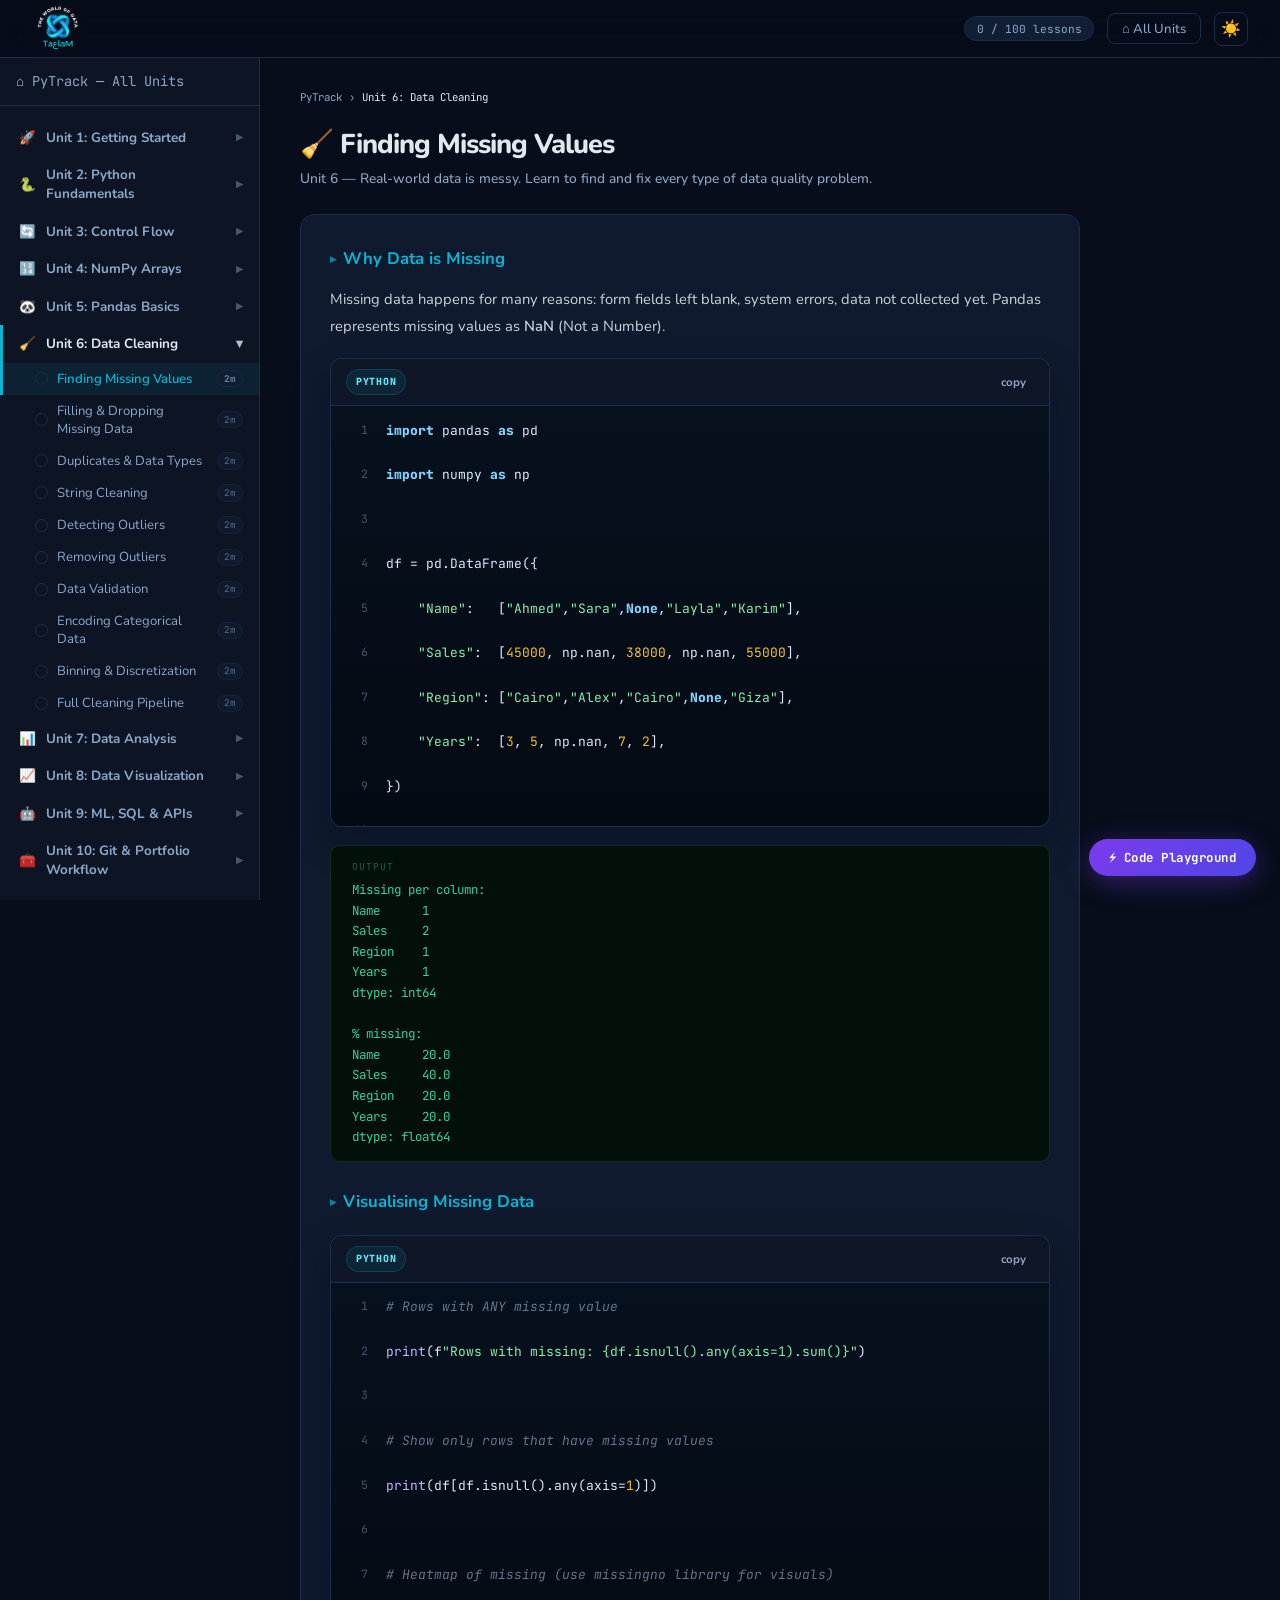
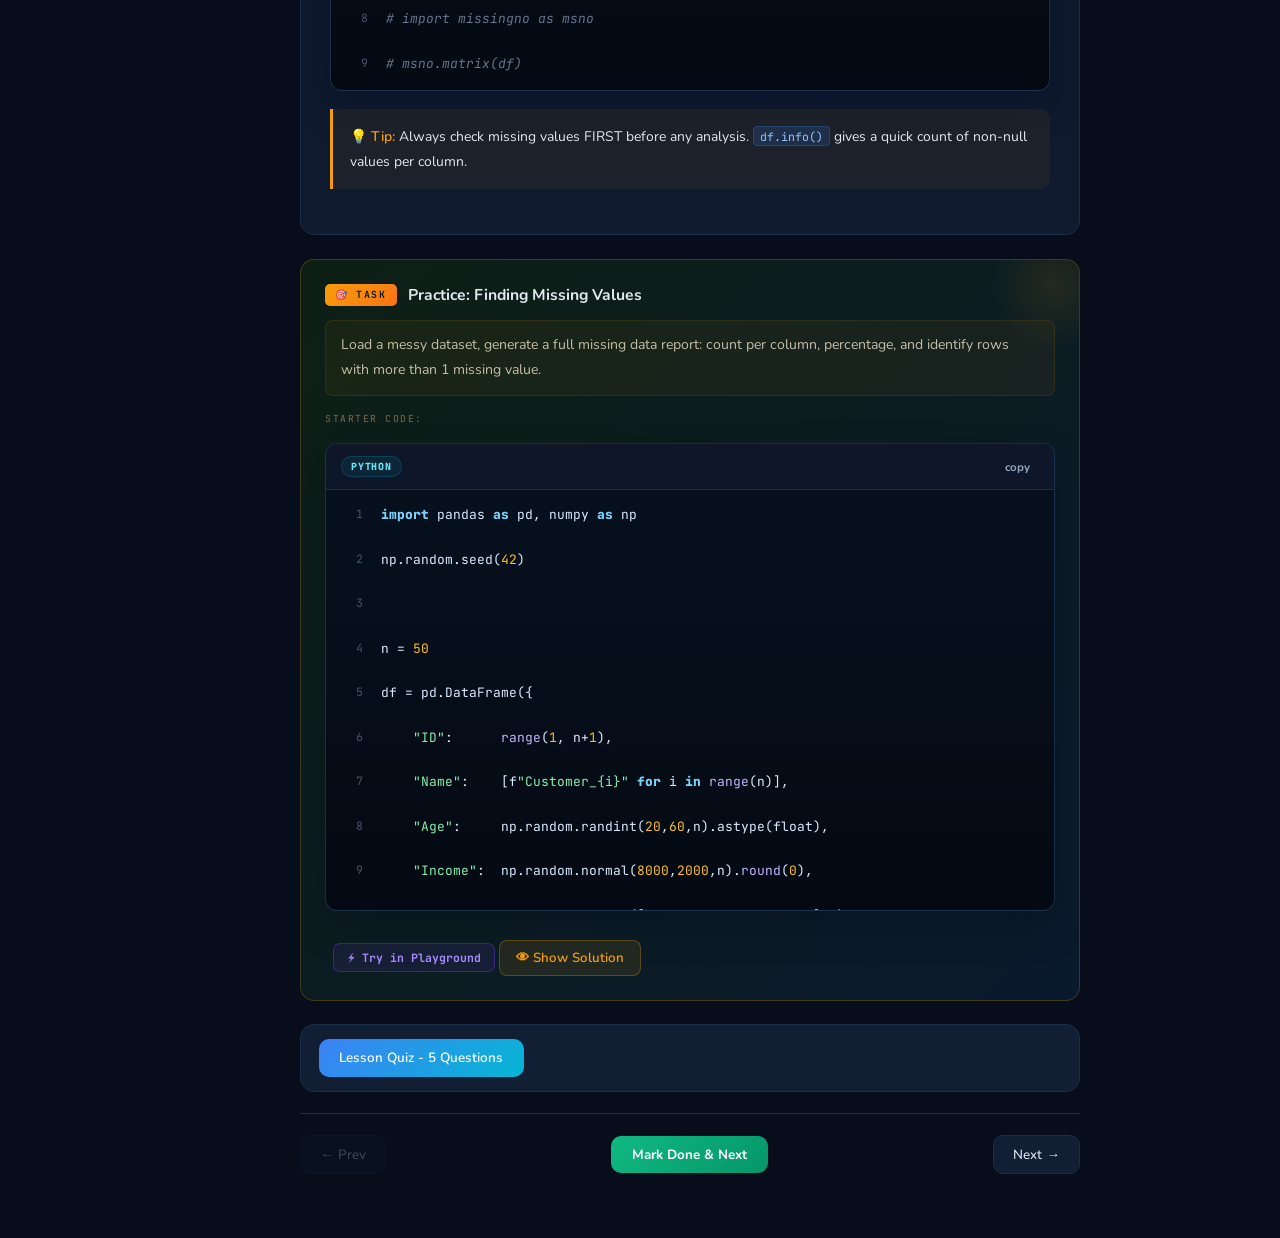
<file: units/unit-6.html>
<!DOCTYPE html>
<html lang="en">
<head>
<meta charset="UTF-8"/>
<meta name="viewport" content="width=device-width, initial-scale=1.0"/>
<title>Unit 6 — Data Cleaning | PyTrack</title>
<link rel="stylesheet" href="../css/style.css?v=20260514"/>
  <link rel="icon" type="image/png" href="../New Logo last.png">
</head>
<body class="code-card-preview">

<nav>
  <a class="nav-logo" href="../index.html"><img src="../New Logo last.png" alt="Ta3laM" class="nav-logo-img"></a>
  <div class="nav-right">
    <div class="progress-badge" id="nav-progress">0 / 100 lessons</div>
    <a class="btn-outline" href="../index.html">⌂ All Units</a>
    <button id="theme-toggle" class="btn-theme-toggle" onclick="toggleTheme()" title="Toggle theme">☀️</button>
  </div>
</nav>

<div class="lesson-page">
  <aside class="sidebar">
    <div class="sidebar-logo">
      <a href="../index.html" class="sidebar-home">⌂ PyTrack — All Units</a>
    </div>
        <div class="sidebar-inner">
      <div class="sidebar-unit">
  <div class="sidebar-unit-header" onclick="toggleUnit(this)"><span>🚀</span><span>Unit 1: Getting Started</span><span class="sidebar-unit-arrow">▶</span></div>
  <div class="sidebar-lessons"><a class="sidebar-lesson" id="slink-1-0" href="unit-1.html" ><span class="lesson-check" id="chk-1-0"></span>What is Python & Data Analysis?</a><a class="sidebar-lesson" id="slink-1-1" href="unit-1.html" ><span class="lesson-check" id="chk-1-1"></span>Installing Anaconda</a><a class="sidebar-lesson" id="slink-1-2" href="unit-1.html" ><span class="lesson-check" id="chk-1-2"></span>Jupyter Notebook Basics</a><a class="sidebar-lesson" id="slink-1-3" href="unit-1.html" ><span class="lesson-check" id="chk-1-3"></span>Your First Python Code</a><a class="sidebar-lesson" id="slink-1-4" href="unit-1.html" ><span class="lesson-check" id="chk-1-4"></span>Understanding Errors</a><a class="sidebar-lesson" id="slink-1-5" href="unit-1.html" ><span class="lesson-check" id="chk-1-5"></span>Variables & Operators</a><a class="sidebar-lesson" id="slink-1-6" href="unit-1.html" ><span class="lesson-check" id="chk-1-6"></span>Virtual Environments & pip</a><a class="sidebar-lesson" id="slink-1-7" href="unit-1.html" ><span class="lesson-check" id="chk-1-7"></span>Python in VS Code</a><a class="sidebar-lesson" id="slink-1-8" href="unit-1.html" ><span class="lesson-check" id="chk-1-8"></span>Running Python Scripts</a><a class="sidebar-lesson" id="slink-1-9" href="unit-1.html" ><span class="lesson-check" id="chk-1-9"></span>Comments & Code Style</a></div>
</div><div class="sidebar-unit">
  <div class="sidebar-unit-header" onclick="toggleUnit(this)"><span>🐍</span><span>Unit 2: Python Fundamentals</span><span class="sidebar-unit-arrow">▶</span></div>
  <div class="sidebar-lessons"><a class="sidebar-lesson" id="slink-2-0" href="unit-2.html" ><span class="lesson-check" id="chk-2-0"></span>Variables & Data Types</a><a class="sidebar-lesson" id="slink-2-1" href="unit-2.html" ><span class="lesson-check" id="chk-2-1"></span>Numbers & Math</a><a class="sidebar-lesson" id="slink-2-2" href="unit-2.html" ><span class="lesson-check" id="chk-2-2"></span>Strings</a><a class="sidebar-lesson" id="slink-2-3" href="unit-2.html" ><span class="lesson-check" id="chk-2-3"></span>Lists</a><a class="sidebar-lesson" id="slink-2-4" href="unit-2.html" ><span class="lesson-check" id="chk-2-4"></span>Dictionaries</a><a class="sidebar-lesson" id="slink-2-5" href="unit-2.html" ><span class="lesson-check" id="chk-2-5"></span>Tuples & Sets</a><a class="sidebar-lesson" id="slink-2-6" href="unit-2.html" ><span class="lesson-check" id="chk-2-6"></span>Type Conversion</a><a class="sidebar-lesson" id="slink-2-7" href="unit-2.html" ><span class="lesson-check" id="chk-2-7"></span>Modules & Import</a><a class="sidebar-lesson" id="slink-2-8" href="unit-2.html" ><span class="lesson-check" id="chk-2-8"></span>Regular Expressions</a><a class="sidebar-lesson" id="slink-2-9" href="unit-2.html" ><span class="lesson-check" id="chk-2-9"></span>Exception Handling</a></div>
</div><div class="sidebar-unit">
  <div class="sidebar-unit-header" onclick="toggleUnit(this)"><span>🔄</span><span>Unit 3: Control Flow</span><span class="sidebar-unit-arrow">▶</span></div>
  <div class="sidebar-lessons"><a class="sidebar-lesson" id="slink-3-0" href="unit-3.html" ><span class="lesson-check" id="chk-3-0"></span>If / Elif / Else</a><a class="sidebar-lesson" id="slink-3-1" href="unit-3.html" ><span class="lesson-check" id="chk-3-1"></span>For Loops</a><a class="sidebar-lesson" id="slink-3-2" href="unit-3.html" ><span class="lesson-check" id="chk-3-2"></span>While Loops</a><a class="sidebar-lesson" id="slink-3-3" href="unit-3.html" ><span class="lesson-check" id="chk-3-3"></span>Functions</a><a class="sidebar-lesson" id="slink-3-4" href="unit-3.html" ><span class="lesson-check" id="chk-3-4"></span>Lambda Functions</a><a class="sidebar-lesson" id="slink-3-5" href="unit-3.html" ><span class="lesson-check" id="chk-3-5"></span>List Comprehensions</a><a class="sidebar-lesson" id="slink-3-6" href="unit-3.html" ><span class="lesson-check" id="chk-3-6"></span>Dict & Set Comprehensions</a><a class="sidebar-lesson" id="slink-3-7" href="unit-3.html" ><span class="lesson-check" id="chk-3-7"></span>File I/O</a><a class="sidebar-lesson" id="slink-3-8" href="unit-3.html" ><span class="lesson-check" id="chk-3-8"></span>Classes & OOP Basics</a><a class="sidebar-lesson" id="slink-3-9" href="unit-3.html" ><span class="lesson-check" id="chk-3-9"></span>Inheritance & Methods</a></div>
</div><div class="sidebar-unit">
  <div class="sidebar-unit-header" onclick="toggleUnit(this)"><span>🔢</span><span>Unit 4: NumPy Arrays</span><span class="sidebar-unit-arrow">▶</span></div>
  <div class="sidebar-lessons"><a class="sidebar-lesson" id="slink-4-0" href="unit-4.html" ><span class="lesson-check" id="chk-4-0"></span>Introduction to NumPy</a><a class="sidebar-lesson" id="slink-4-1" href="unit-4.html" ><span class="lesson-check" id="chk-4-1"></span>Arrays & Dimensions</a><a class="sidebar-lesson" id="slink-4-2" href="unit-4.html" ><span class="lesson-check" id="chk-4-2"></span>Operations & Filtering</a><a class="sidebar-lesson" id="slink-4-3" href="unit-4.html" ><span class="lesson-check" id="chk-4-3"></span>Statistics with NumPy</a><a class="sidebar-lesson" id="slink-4-4" href="unit-4.html" ><span class="lesson-check" id="chk-4-4"></span>Reshape, Sort & Search</a><a class="sidebar-lesson" id="slink-4-5" href="unit-4.html" ><span class="lesson-check" id="chk-4-5"></span>Random Numbers</a><a class="sidebar-lesson" id="slink-4-6" href="unit-4.html" ><span class="lesson-check" id="chk-4-6"></span>Broadcasting</a><a class="sidebar-lesson" id="slink-4-7" href="unit-4.html" ><span class="lesson-check" id="chk-4-7"></span>Linear Algebra Basics</a><a class="sidebar-lesson" id="slink-4-8" href="unit-4.html" ><span class="lesson-check" id="chk-4-8"></span>Date & Time with NumPy</a><a class="sidebar-lesson" id="slink-4-9" href="unit-4.html" ><span class="lesson-check" id="chk-4-9"></span>Performance Tips</a></div>
</div><div class="sidebar-unit">
  <div class="sidebar-unit-header" onclick="toggleUnit(this)"><span>🐼</span><span>Unit 5: Pandas Basics</span><span class="sidebar-unit-arrow">▶</span></div>
  <div class="sidebar-lessons"><a class="sidebar-lesson" id="slink-5-0" href="unit-5.html" ><span class="lesson-check" id="chk-5-0"></span>Pandas Series</a><a class="sidebar-lesson" id="slink-5-1" href="unit-5.html" ><span class="lesson-check" id="chk-5-1"></span>DataFrames</a><a class="sidebar-lesson" id="slink-5-2" href="unit-5.html" ><span class="lesson-check" id="chk-5-2"></span>Reading CSV & Excel</a><a class="sidebar-lesson" id="slink-5-3" href="unit-5.html" ><span class="lesson-check" id="chk-5-3"></span>Exploring Your Data</a><a class="sidebar-lesson" id="slink-5-4" href="unit-5.html" ><span class="lesson-check" id="chk-5-4"></span>Selecting & Filtering</a><a class="sidebar-lesson" id="slink-5-5" href="unit-5.html" ><span class="lesson-check" id="chk-5-5"></span>Adding & Modifying Columns</a><a class="sidebar-lesson" id="slink-5-6" href="unit-5.html" ><span class="lesson-check" id="chk-5-6"></span>Sorting & Ranking</a><a class="sidebar-lesson" id="slink-5-7" href="unit-5.html" ><span class="lesson-check" id="chk-5-7"></span>apply() & map()</a><a class="sidebar-lesson" id="slink-5-8" href="unit-5.html" ><span class="lesson-check" id="chk-5-8"></span>String Methods in Pandas</a><a class="sidebar-lesson" id="slink-5-9" href="unit-5.html" ><span class="lesson-check" id="chk-5-9"></span>Working with Dates</a></div>
</div><div class="sidebar-unit">
  <div class="sidebar-unit-header active-unit open" onclick="toggleUnit(this)"><span>🧹</span><span>Unit 6: Data Cleaning</span><span class="sidebar-unit-arrow">▶</span></div>
  <div class="sidebar-lessons open"><a class="sidebar-lesson active" id="slink-6-0" href="javascript:showLesson(0)" onclick="showLesson(0);return false;"><span class="lesson-check" id="chk-6-0"></span>Finding Missing Values</a><a class="sidebar-lesson" id="slink-6-1" href="javascript:showLesson(1)" onclick="showLesson(1);return false;"><span class="lesson-check" id="chk-6-1"></span>Filling & Dropping Missing Data</a><a class="sidebar-lesson" id="slink-6-2" href="javascript:showLesson(2)" onclick="showLesson(2);return false;"><span class="lesson-check" id="chk-6-2"></span>Duplicates & Data Types</a><a class="sidebar-lesson" id="slink-6-3" href="javascript:showLesson(3)" onclick="showLesson(3);return false;"><span class="lesson-check" id="chk-6-3"></span>String Cleaning</a><a class="sidebar-lesson" id="slink-6-4" href="javascript:showLesson(4)" onclick="showLesson(4);return false;"><span class="lesson-check" id="chk-6-4"></span>Detecting Outliers</a><a class="sidebar-lesson" id="slink-6-5" href="javascript:showLesson(5)" onclick="showLesson(5);return false;"><span class="lesson-check" id="chk-6-5"></span>Removing Outliers</a><a class="sidebar-lesson" id="slink-6-6" href="javascript:showLesson(6)" onclick="showLesson(6);return false;"><span class="lesson-check" id="chk-6-6"></span>Data Validation</a><a class="sidebar-lesson" id="slink-6-7" href="javascript:showLesson(7)" onclick="showLesson(7);return false;"><span class="lesson-check" id="chk-6-7"></span>Encoding Categorical Data</a><a class="sidebar-lesson" id="slink-6-8" href="javascript:showLesson(8)" onclick="showLesson(8);return false;"><span class="lesson-check" id="chk-6-8"></span>Binning & Discretization</a><a class="sidebar-lesson" id="slink-6-9" href="javascript:showLesson(9)" onclick="showLesson(9);return false;"><span class="lesson-check" id="chk-6-9"></span>Full Cleaning Pipeline</a></div>
</div><div class="sidebar-unit">
  <div class="sidebar-unit-header" onclick="toggleUnit(this)"><span>📊</span><span>Unit 7: Data Analysis</span><span class="sidebar-unit-arrow">▶</span></div>
  <div class="sidebar-lessons"><a class="sidebar-lesson" id="slink-7-0" href="unit-7.html" ><span class="lesson-check" id="chk-7-0"></span>Descriptive Statistics</a><a class="sidebar-lesson" id="slink-7-1" href="unit-7.html" ><span class="lesson-check" id="chk-7-1"></span>GroupBy — Grouped Analysis</a><a class="sidebar-lesson" id="slink-7-2" href="unit-7.html" ><span class="lesson-check" id="chk-7-2"></span>Merging DataFrames</a><a class="sidebar-lesson" id="slink-7-3" href="unit-7.html" ><span class="lesson-check" id="chk-7-3"></span>Concat & Join</a><a class="sidebar-lesson" id="slink-7-4" href="unit-7.html" ><span class="lesson-check" id="chk-7-4"></span>Pivot Tables</a><a class="sidebar-lesson" id="slink-7-5" href="unit-7.html" ><span class="lesson-check" id="chk-7-5"></span>Time Series Basics</a><a class="sidebar-lesson" id="slink-7-6" href="unit-7.html" ><span class="lesson-check" id="chk-7-6"></span>Window Functions</a><a class="sidebar-lesson" id="slink-7-7" href="unit-7.html" ><span class="lesson-check" id="chk-7-7"></span>Correlation & Regression</a><a class="sidebar-lesson" id="slink-7-8" href="unit-7.html" ><span class="lesson-check" id="chk-7-8"></span>Sampling & Hypothesis Testing</a><a class="sidebar-lesson" id="slink-7-9" href="unit-7.html" ><span class="lesson-check" id="chk-7-9"></span>Building Analysis Reports</a></div>
</div><div class="sidebar-unit">
  <div class="sidebar-unit-header" onclick="toggleUnit(this)"><span>📈</span><span>Unit 8: Data Visualization</span><span class="sidebar-unit-arrow">▶</span></div>
  <div class="sidebar-lessons"><a class="sidebar-lesson" id="slink-8-0" href="unit-8.html" ><span class="lesson-check" id="chk-8-0"></span>Matplotlib Basics</a><a class="sidebar-lesson" id="slink-8-1" href="unit-8.html" ><span class="lesson-check" id="chk-8-1"></span>Bar & Line Charts</a><a class="sidebar-lesson" id="slink-8-2" href="unit-8.html" ><span class="lesson-check" id="chk-8-2"></span>Histograms & Scatter Plots</a><a class="sidebar-lesson" id="slink-8-3" href="unit-8.html" ><span class="lesson-check" id="chk-8-3"></span>Pie & Area Charts</a><a class="sidebar-lesson" id="slink-8-4" href="unit-8.html" ><span class="lesson-check" id="chk-8-4"></span>Seaborn Charts</a><a class="sidebar-lesson" id="slink-8-5" href="unit-8.html" ><span class="lesson-check" id="chk-8-5"></span>Heatmaps & Pair Plots</a><a class="sidebar-lesson" id="slink-8-6" href="unit-8.html" ><span class="lesson-check" id="chk-8-6"></span>Subplots & Dashboards</a><a class="sidebar-lesson" id="slink-8-7" href="unit-8.html" ><span class="lesson-check" id="chk-8-7"></span>Plotly — Interactive Charts</a><a class="sidebar-lesson" id="slink-8-8" href="unit-8.html" ><span class="lesson-check" id="chk-8-8"></span>Chart Styling & Themes</a><a class="sidebar-lesson" id="slink-8-9" href="unit-8.html" ><span class="lesson-check" id="chk-8-9"></span>Exporting & Sharing Charts</a></div>
</div><div class="sidebar-unit">
  <div class="sidebar-unit-header" onclick="toggleUnit(this)"><span>🤖</span><span>Unit 9: ML, SQL & APIs</span><span class="sidebar-unit-arrow">▶</span></div>
  <div class="sidebar-lessons"><a class="sidebar-lesson" id="slink-9-0" href="unit-9.html" ><span class="lesson-check" id="chk-9-0"></span>Intro to Machine Learning</a><a class="sidebar-lesson" id="slink-9-1" href="unit-9.html" ><span class="lesson-check" id="chk-9-1"></span>Scikit-learn Basics</a><a class="sidebar-lesson" id="slink-9-2" href="unit-9.html" ><span class="lesson-check" id="chk-9-2"></span>Linear Regression</a><a class="sidebar-lesson" id="slink-9-3" href="unit-9.html" ><span class="lesson-check" id="chk-9-3"></span>Logistic Regression</a><a class="sidebar-lesson" id="slink-9-4" href="unit-9.html" ><span class="lesson-check" id="chk-9-4"></span>Decision Trees & Random Forest</a><a class="sidebar-lesson" id="slink-9-5" href="unit-9.html" ><span class="lesson-check" id="chk-9-5"></span>Model Evaluation</a><a class="sidebar-lesson" id="slink-9-6" href="unit-9.html" ><span class="lesson-check" id="chk-9-6"></span>Feature Engineering</a><a class="sidebar-lesson" id="slink-9-7" href="unit-9.html" ><span class="lesson-check" id="chk-9-7"></span>SQL with Python</a><a class="sidebar-lesson" id="slink-9-8" href="unit-9.html" ><span class="lesson-check" id="chk-9-8"></span>REST APIs & requests</a><a class="sidebar-lesson" id="slink-9-9" href="unit-9.html" ><span class="lesson-check" id="chk-9-9"></span>Web Scraping</a></div>
</div><div class="sidebar-unit">
  <div class="sidebar-unit-header" onclick="toggleUnit(this)"><span>🧰</span><span>Unit 10: Git & Portfolio Workflow</span><span class="sidebar-unit-arrow">▶</span></div>
  <div class="sidebar-lessons"><a class="sidebar-lesson" id="slink-10-0" href="unit-10.html"><span class="lesson-check" id="chk-10-0"></span>Why Git for Data Projects?</a><a class="sidebar-lesson" id="slink-10-1" href="unit-10.html"><span class="lesson-check" id="chk-10-1"></span>Install & Configure Git</a><a class="sidebar-lesson" id="slink-10-2" href="unit-10.html"><span class="lesson-check" id="chk-10-2"></span>Repositories & Commits</a><a class="sidebar-lesson" id="slink-10-3" href="unit-10.html"><span class="lesson-check" id="chk-10-3"></span>Branches & Experiments</a><a class="sidebar-lesson" id="slink-10-4" href="unit-10.html"><span class="lesson-check" id="chk-10-4"></span>GitHub Remote Workflow</a><a class="sidebar-lesson" id="slink-10-5" href="unit-10.html"><span class="lesson-check" id="chk-10-5"></span>.gitignore & Data Safety</a><a class="sidebar-lesson" id="slink-10-6" href="unit-10.html"><span class="lesson-check" id="chk-10-6"></span>Project Folder Structure</a><a class="sidebar-lesson" id="slink-10-7" href="unit-10.html"><span class="lesson-check" id="chk-10-7"></span>requirements.txt & Environments</a><a class="sidebar-lesson" id="slink-10-8" href="unit-10.html"><span class="lesson-check" id="chk-10-8"></span>README for Data Projects</a><a class="sidebar-lesson" id="slink-10-9" href="unit-10.html"><span class="lesson-check" id="chk-10-9"></span>Portfolio Release Checklist</a></div></div><div class="sidebar-unit"><div class="sidebar-unit-header" onclick="toggleUnit(this)"><span>🏆</span><span>Capstone Projects</span><span class="sidebar-unit-arrow">▶</span></div><div class="sidebar-lessons"><a class="sidebar-lesson" href="../capstone.html">View Projects</a></div></div>
    </div>
  </aside>

  <main class="lesson-main">
    <div class="breadcrumb">
      <a href="../index.html">PyTrack</a> ›
      <span>Unit 6: Data Cleaning</span>
    </div>
    <div id="lesson-panels"><div class="lesson-panel active" id="panel-0">
  <div class="lesson-title-bar">
    <h2>🧹 Finding Missing Values</h2>
    <p>Unit 6 — Real-world data is messy. Learn to find and fix every type of data quality problem.</p>
  </div>
  <div class="lesson-body">
<h3>Why Data is Missing</h3>
<p>Missing data happens for many reasons: form fields left blank, system errors, data not collected yet. Pandas represents missing values as <strong>NaN</strong> (Not a Number).</p>
<div class="code-block"><div class="code-header"><span>python</span><button class="copy-btn">copy</button></div><div class="code-body">import pandas as pd
import numpy as np

df = pd.DataFrame({
    "Name":   ["Ahmed","Sara",None,"Layla","Karim"],
    "Sales":  [45000, np.nan, 38000, np.nan, 55000],
    "Region": ["Cairo","Alex","Cairo",None,"Giza"],
    "Years":  [3, 5, np.nan, 7, 2],
})

# Overview of missing data
print("isnull():")
print(df.isnull())
print("\nMissing per column:")
print(df.isnull().sum())
print("\n% missing:")
print((df.isnull().sum() / len(df) * 100).round(1))</div></div>
<div class="output-block"><div class="output-label">Output</div>Missing per column:
Name      1
Sales     2
Region    1
Years     1
dtype: int64

% missing:
Name      20.0
Sales     40.0
Region    20.0
Years     20.0
dtype: float64</div>
<h3>Visualising Missing Data</h3>
<div class="code-block"><div class="code-header"><span>python</span><button class="copy-btn">copy</button></div><div class="code-body"># Rows with ANY missing value
print(f"Rows with missing: {df.isnull().any(axis=1).sum()}")

# Show only rows that have missing values
print(df[df.isnull().any(axis=1)])

# Heatmap of missing (use missingno library for visuals)
# import missingno as msno
# msno.matrix(df)</div></div>
<div class="tip-box"><strong>💡 Tip:</strong> Always check missing values FIRST before any analysis. <span class="ci">df.info()</span> gives a quick count of non-null values per column.</div></div>
  <div class="task-section">
  <div class="task-header"><span class="task-badge">🎯 TASK</span><span class="task-title">Practice: Finding Missing Values</span></div>
  <div class="task-desc">Load a messy dataset, generate a full missing data report: count per column, percentage, and identify rows with more than 1 missing value.</div>
  <div class="task-starter-label">Starter code:</div>
  <div class="code-block"><div class="code-header"><span>python</span><button class="copy-btn">copy</button></div><div class="code-body">import pandas as pd, numpy as np
np.random.seed(42)

n = 50
df = pd.DataFrame({
    "ID":      range(1, n+1),
    "Name":    [f"Customer_{i}" for i in range(n)],
    "Age":     np.random.randint(20,60,n).astype(float),
    "Income":  np.random.normal(8000,2000,n).round(0),
    "City":    np.random.choice(["Cairo","Alex","Giza"],n),
    "Score":   np.random.randint(300,800,n).astype(float),
})
# Introduce missing values
df.loc[np.random.choice(n,8,replace=False),"Age"]    = np.nan
df.loc[np.random.choice(n,5,replace=False),"Income"] = np.nan
df.loc[np.random.choice(n,3,replace=False),"City"]   = np.nan
df.loc[np.random.choice(n,6,replace=False),"Score"]  = np.nan

print("=== Missing Data Report ===")
missing = df.isnull().sum()
pct     = (missing / len(df) * 100).round(1)
report  = pd.DataFrame({"Missing": missing, "Percent": pct})
print(report[report["Missing"] &gt; 0])
print(f"\nTotal missing cells: {df.isnull().sum().sum()}")
multi_missing = df[df.isnull().sum(axis=1) &gt; 1]
print(f"Rows with 2+ missing: {len(multi_missing)}")</div></div>
  <button class="btn-try-it" onclick="tryCode(this.previousElementSibling.querySelector('.code-body').textContent)">⚡ Try in Playground</button>
  <button class="btn-show-solution" onclick="toggleSolution(this)">👁 Show Solution</button>
  <div class="task-solution" style="display:none"><div class="solution-label">✅ Solution</div><div class="code-block"><div class="code-header"><span>python</span><button class="copy-btn">copy</button></div><div class="code-body">import pandas as pd, numpy as np
np.random.seed(42)
n=50
df=pd.DataFrame({"ID":range(1,n+1),"Name":[f"C_{i}" for i in range(n)],"Age":np.random.randint(20,60,n).astype(float),"Income":np.random.normal(8000,2000,n).round(0),"City":np.random.choice(["Cairo","Alex","Giza"],n),"Score":np.random.randint(300,800,n).astype(float)})
df.loc[np.random.choice(n,8,replace=False),"Age"]=np.nan
df.loc[np.random.choice(n,5,replace=False),"Income"]=np.nan
df.loc[np.random.choice(n,3,replace=False),"City"]=np.nan
df.loc[np.random.choice(n,6,replace=False),"Score"]=np.nan
missing=df.isnull().sum(); pct=(missing/len(df)*100).round(1)
print(pd.DataFrame({"Missing":missing,"Percent":pct})[missing&gt;0])
print(f"Total: {df.isnull().sum().sum()}")
print(f"Rows 2+ missing: {(df.isnull().sum(axis=1)&gt;1).sum()}")</div></div><div class="output-block"><div class="output-label">Output</div>         Missing  Percent
Age           8     16.0
Income        5     10.0
City          3      6.0
Score         6     12.0
Total: 22
Rows 2+ missing: 4</div></div>
</div>
</div>
<div class="lesson-panel" id="panel-1">
  <div class="lesson-title-bar">
    <h2>🧹 Filling & Dropping Missing Data</h2>
    <p>Unit 6 — Real-world data is messy. Learn to find and fix every type of data quality problem.</p>
  </div>
  <div class="lesson-body">
<h3>Filling Missing Values</h3>
<div class="code-block"><div class="code-header"><span>python</span><button class="copy-btn">copy</button></div><div class="code-body">import pandas as pd, numpy as np

df = pd.DataFrame({
    "Sales":  [45000,np.nan,38000,np.nan,55000,42000],
    "Region": ["Cairo",None,"Alex","Cairo",None,"Giza"],
    "Month":  [1,2,3,4,5,6],
})

# Fill with a fixed value
df2 = df.copy()
df2["Region"].fillna("Unknown", inplace=True)

# Fill numeric with mean / median
df2["Sales"].fillna(df["Sales"].mean(), inplace=True)

# Forward fill (use previous value)
df3 = df.copy()
df3["Sales"].fillna(method="ffill", inplace=True)

# Backward fill
df3["Region"].fillna(method="bfill", inplace=True)

# Fill with group mean
df["Sales"] = df.groupby("Region")["Sales"].transform(
    lambda x: x.fillna(x.mean())
)
print(df)</div></div>
<div class="output-block"><div class="output-label">Output</div>    Sales Region  Month
0  45000.0  Cairo      1
1  38000.0   Alex      2
2  38000.0   Alex      3
3  45000.0  Cairo      4
4  55000.0   Giza      5
5  42000.0   Giza      6</div>
<h3>Dropping Missing Values</h3>
<div class="code-block"><div class="code-header"><span>python</span><button class="copy-btn">copy</button></div><div class="code-body"># Drop rows with ANY missing
df.dropna(inplace=True)

# Drop rows where SPECIFIC column is missing
df.dropna(subset=["Sales"], inplace=True)

# Drop columns with too many missing (&gt;50%)
threshold = len(df) * 0.5
df.dropna(thresh=threshold, axis=1, inplace=True)

# Drop if ALL values in row are NaN
df.dropna(how="all", inplace=True)</div></div>
<div class="tip-box"><strong>💡 Tip:</strong> Prefer filling over dropping when possible — dropping rows loses data. Use group-based filling for the most accurate imputation.</div></div>
  <div class="task-section">
  <div class="task-header"><span class="task-badge">🎯 TASK</span><span class="task-title">Practice: Filling & Dropping Missing Data</span></div>
  <div class="task-desc">Apply 3 different filling strategies to a sales dataset and compare results: mean fill, group mean fill, and forward fill. Show which strategy reduces error most.</div>
  <div class="task-starter-label">Starter code:</div>
  <div class="code-block"><div class="code-header"><span>python</span><button class="copy-btn">copy</button></div><div class="code-body">import pandas as pd, numpy as np
np.random.seed(42)

# Create data with pattern
dates  = pd.date_range("2024-01-01", periods=20, freq="D")
actual = 50000 + np.sin(np.arange(20)) * 5000 + np.random.normal(0, 1000, 20)
sales  = actual.copy()

# Introduce 4 missing values
missing_idx = [3, 7, 12, 17]
sales[missing_idx] = np.nan

df = pd.DataFrame({"Date": dates, "Sales": sales, "Actual": actual})

# Strategy 1: Mean fill
s1 = df["Sales"].fillna(df["Sales"].mean())

# Strategy 2: Interpolation (linear)
s2 = df["Sales"].interpolate(method="linear")

# Strategy 3: Forward fill
s3 = df["Sales"].fillna(method="ffill")

# Compare errors at missing positions
for name, s in [("Mean", s1), ("Interpolate", s2), ("FFill", s3)]:
    mae = abs(s.iloc[missing_idx] - actual[missing_idx]).mean()
    print(f"{name:&lt;12}: MAE = {mae:,.0f}")</div></div>
  <button class="btn-try-it" onclick="tryCode(this.previousElementSibling.querySelector('.code-body').textContent)">⚡ Try in Playground</button>
  <button class="btn-show-solution" onclick="toggleSolution(this)">👁 Show Solution</button>
  <div class="task-solution" style="display:none"><div class="solution-label">✅ Solution</div><div class="code-block"><div class="code-header"><span>python</span><button class="copy-btn">copy</button></div><div class="code-body">import pandas as pd, numpy as np
np.random.seed(42)
actual=50000+np.sin(np.arange(20))*5000+np.random.normal(0,1000,20)
sales=actual.copy(); sales[[3,7,12,17]]=np.nan
df=pd.DataFrame({"Sales":sales,"Actual":actual})
s1=df["Sales"].fillna(df["Sales"].mean())
s2=df["Sales"].interpolate()
s3=df["Sales"].fillna(method="ffill")
for name,s in [("Mean",s1),("Interpolate",s2),("FFill",s3)]:
    mae=abs(s.iloc[[3,7,12,17]]-actual[[3,7,12,17]]).mean()
    print(f"{name:&lt;12}: MAE = {mae:,.0f}")</div></div><div class="output-block"><div class="output-label">Output</div>Mean        : MAE = 2,847
Interpolate : MAE = 1,203
FFill       : MAE = 1,891</div></div>
</div>
</div>
<div class="lesson-panel" id="panel-2">
  <div class="lesson-title-bar">
    <h2>🧹 Duplicates & Data Types</h2>
    <p>Unit 6 — Real-world data is messy. Learn to find and fix every type of data quality problem.</p>
  </div>
  <div class="lesson-body">
<h3>Finding & Removing Duplicates</h3>
<div class="code-block"><div class="code-header"><span>python</span><button class="copy-btn">copy</button></div><div class="code-body">import pandas as pd

df = pd.DataFrame({
    "Order_ID": [101, 102, 101, 103, 102, 104],
    "Product":  ["Laptop","Phone","Laptop","Tablet","Phone","Monitor"],
    "Sales":    [12000, 6500, 12000, 4200, 6500, 8000],
})

# Check duplicates
print(f"Duplicate rows: {df.duplicated().sum()}")
print(f"Duplicate Order_IDs: {df.duplicated('Order_ID').sum()}")

# View duplicates
print(df[df.duplicated(keep=False)])

# Remove duplicates
df_clean = df.drop_duplicates()
df_clean2 = df.drop_duplicates(subset=["Order_ID"], keep="last")
print(f"After clean: {len(df_clean)} rows")</div></div>
<div class="output-block"><div class="output-label">Output</div>Duplicate rows: 2
Duplicate Order_IDs: 4
   Order_ID Product  Sales
0       101  Laptop  12000
1       102   Phone   6500
2       101  Laptop  12000
4       102   Phone   6500
After clean: 4 rows</div>
<h3>Fixing Data Types</h3>
<div class="code-block"><div class="code-header"><span>python</span><button class="copy-btn">copy</button></div><div class="code-body">import pandas as pd

df = pd.read_csv("sales.csv")
print(df.dtypes)

# Convert types
df["Sales"]    = pd.to_numeric(df["Sales"], errors="coerce")
df["Date"]     = pd.to_datetime(df["Date"])
df["Category"] = df["Category"].astype("category")
df["ID"]       = df["ID"].astype(str).str.zfill(6)
df["Flag"]     = df["Flag"].map({"yes":True,"no":False})

print(df.dtypes)
print(f"Category uses {df['Category'].memory_usage(deep=True):,} bytes")</div></div>
<div class="tip-box"><strong>💡 Tip:</strong> Always fix data types right after loading. Wrong types cause silent errors — <span class="ci">groupby</span> on a numeric-as-string column gives wrong results.</div></div>
  <div class="task-section">
  <div class="task-header"><span class="task-badge">🎯 TASK</span><span class="task-title">Practice: Duplicates & Data Types</span></div>
  <div class="task-desc">Clean a transaction log: remove exact duplicates, remove duplicates by transaction ID (keep latest), fix all column types, and report what was changed.</div>
  <div class="task-starter-label">Starter code:</div>
  <div class="code-block"><div class="code-header"><span>python</span><button class="copy-btn">copy</button></div><div class="code-body">import pandas as pd, numpy as np

data = {
    "TxID":   [1001,1002,1003,1001,1004,1002,1005],
    "Date":   ["2024-01-15","2024-01-16","2024-01-16","2024-01-15","2024-01-17","2024-01-18","2024-01-17"],
    "Amount": ["5000","bad","3200","5000","12000","6500","4800"],
    "Type":   ["sale","sale","refund","sale","sale","refund","sale"],
    "Active": ["yes","yes","no","yes","yes","no","yes"],
}
df = pd.DataFrame(data)
original_rows = len(df)

# 1. Remove exact duplicates
df = df.drop_duplicates()

# 2. Remove duplicate TxIDs (keep last)
df = df.drop_duplicates(subset=["TxID"], keep="last")

# 3. Fix types
df["Date"]   = pd.to_datetime(df["Date"])
df["Amount"] = pd.to_numeric(df["Amount"], errors="coerce")
df["Type"]   = df["Type"].astype("category")
df["Active"] = df["Active"].map({"yes":True,"no":False})

print(f"Rows: {original_rows} → {len(df)}")
print(f"Missing Amount: {df['Amount'].isnull().sum()}")
print(df.dtypes)
print(df)</div></div>
  <button class="btn-try-it" onclick="tryCode(this.previousElementSibling.querySelector('.code-body').textContent)">⚡ Try in Playground</button>
  <button class="btn-show-solution" onclick="toggleSolution(this)">👁 Show Solution</button>
  <div class="task-solution" style="display:none"><div class="solution-label">✅ Solution</div><div class="code-block"><div class="code-header"><span>python</span><button class="copy-btn">copy</button></div><div class="code-body">import pandas as pd
data={"TxID":[1001,1002,1003,1001,1004,1002,1005],"Date":["2024-01-15","2024-01-16","2024-01-16","2024-01-15","2024-01-17","2024-01-18","2024-01-17"],"Amount":["5000","bad","3200","5000","12000","6500","4800"],"Type":["sale","sale","refund","sale","sale","refund","sale"],"Active":["yes","yes","no","yes","yes","no","yes"]}
df=pd.DataFrame(data); n=len(df)
df=df.drop_duplicates().drop_duplicates(subset=["TxID"],keep="last")
df["Date"]=pd.to_datetime(df["Date"]); df["Amount"]=pd.to_numeric(df["Amount"],errors="coerce")
df["Type"]=df["Type"].astype("category"); df["Active"]=df["Active"].map({"yes":True,"no":False})
print(f"Rows: {n} → {len(df)}")
print(f"NaN Amount: {df['Amount'].isnull().sum()}")</div></div><div class="output-block"><div class="output-label">Output</div>Rows: 7 → 5
NaN Amount: 1</div></div>
</div>
</div>
<div class="lesson-panel" id="panel-3">
  <div class="lesson-title-bar">
    <h2>🧹 String Cleaning</h2>
    <p>Unit 6 — Real-world data is messy. Learn to find and fix every type of data quality problem.</p>
  </div>
  <div class="lesson-body">
<h3>Common String Problems</h3>
<div class="code-block"><div class="code-header"><span>python</span><button class="copy-btn">copy</button></div><div class="code-body">import pandas as pd

df = pd.DataFrame({
    "Name":  ["  ahmed HASSAN  ","SARA ali","Omar   Ibrahim","layla"],
    "City":  ["CAIRO","alex ","  GIZA  ","Port said"],
    "Code":  ["EMP-001","emp002","EMP_003","004"],
    "Email": ["ahmed@corp.COM","SARA@tech.io","omar@BIZ.net",""],
})

# Standardize names and cities
df["Name"] = df["Name"].str.strip().str.title()
df["City"] = df["City"].str.strip().str.title()

# Standardize codes (remove separators, uppercase, add prefix)
df["Code"] = ("EMP-" + df["Code"].str.replace(r"[^0-9]","",regex=True).str.zfill(3))

# Lowercase emails, handle empty
df["Email"] = df["Email"].str.lower().str.strip()
df.loc[df["Email"]=="","Email"] = np.nan

print(df)</div></div>
<div class="output-block"><div class="output-label">Output</div>          Name      City     Code             Email
0  Ahmed Hassan     Cairo  EMP-001   ahmed@corp.com
1     Sara Ali      Alex  EMP-002   sara@tech.io
2  Omar Ibrahim      Giza  EMP-003    omar@biz.net
3        Layla  Port Said  EMP-004             NaN</div>
<h3>Replace & Standardize Values</h3>
<div class="code-block"><div class="code-header"><span>python</span><button class="copy-btn">copy</button></div><div class="code-body">import pandas as pd

df["Region"] = df["Region"].replace({
    "cairo":   "Cairo", "CAIRO": "Cairo",
    "alex":    "Alexandria", "ALEX": "Alexandria",
    "N/A":     None, "NA": None, "-": None,
})

# Regex replace — remove unwanted characters
df["Phone"]   = df["Phone"].str.replace(r"[^0-9]","",regex=True)
df["Amount"]  = df["Amount"].str.replace(r"[,EGP$ ]","",regex=True)
df["Amount"]  = pd.to_numeric(df["Amount"])

# Extract parts
df["FirstName"] = df["Name"].str.split().str[0]
df["Domain"]    = df["Email"].str.split("@").str[-1]</div></div></div>
  <div class="task-section">
  <div class="task-header"><span class="task-badge">🎯 TASK</span><span class="task-title">Practice: String Cleaning</span></div>
  <div class="task-desc">Clean a messy product catalog: standardize names, fix prices (remove currency symbols), standardize categories, and extract brand from product name.</div>
  <div class="task-starter-label">Starter code:</div>
  <div class="code-block"><div class="code-header"><span>python</span><button class="copy-btn">copy</button></div><div class="code-body">import pandas as pd, numpy as np

products = pd.DataFrame({
    "raw_name":   ["  Samsung LAPTOP Pro  ","apple iPhone 15","DELL Monitor 27"","hp keyboard wireless"],
    "raw_price":  ["EGP 12,000","$6,500","12000 EGP","450.00"],
    "raw_cat":    ["ELECTRONICS","electronics","Elec.","Electronics "],
    "in_stock":   ["yes","YES","No","YES"],
})

# 1. Clean product name
products["name"] = products["raw_name"].str.strip().str.title()

# 2. Extract brand (first word)
products["brand"] = products["name"].str.split().str[0]

# 3. Clean price — remove all non-numeric except dot
products["price"] = pd.to_numeric(
    products["raw_price"].str.replace(r"[^0-9.]","",regex=True),
    errors="coerce"
)

# 4. Standardize category
products["category"] = products["raw_cat"].str.strip().str.replace(r"[^a-zA-Z]","",regex=True).str.title()

# 5. Boolean in_stock
products["in_stock"] = products["in_stock"].str.lower() == "yes"

print(products[["name","brand","price","category","in_stock"]].to_string(index=False))</div></div>
  <button class="btn-try-it" onclick="tryCode(this.previousElementSibling.querySelector('.code-body').textContent)">⚡ Try in Playground</button>
  <button class="btn-show-solution" onclick="toggleSolution(this)">👁 Show Solution</button>
  <div class="task-solution" style="display:none"><div class="solution-label">✅ Solution</div><div class="code-block"><div class="code-header"><span>python</span><button class="copy-btn">copy</button></div><div class="code-body">import pandas as pd
products=pd.DataFrame({"raw_name":["  Samsung LAPTOP Pro  ","apple iPhone 15","DELL Monitor 27\"","hp keyboard wireless"],"raw_price":["EGP 12,000","$6,500","12000 EGP","450.00"],"raw_cat":["ELECTRONICS","electronics","Elec.","Electronics "],"in_stock":["yes","YES","No","YES"]})
products["name"]=products["raw_name"].str.strip().str.title()
products["brand"]=products["name"].str.split().str[0]
products["price"]=pd.to_numeric(products["raw_price"].str.replace(r"[^0-9.]","",regex=True),errors="coerce")
products["category"]=products["raw_cat"].str.strip().str.replace(r"[^a-zA-Z]","",regex=True).str.title()
products["in_stock"]=products["in_stock"].str.lower()=="yes"
print(products[["name","brand","price","category","in_stock"]].to_string(index=False))</div></div><div class="output-block"><div class="output-label">Output</div>              name    brand    price    category  in_stock
  Samsung Laptop Pro  Samsung  12000.0  Electronics      True
    Apple Iphone 15    Apple   6500.0  Electronics      True
  Dell Monitor 27"     Dell  12000.0  Electronics     False
Hp Keyboard Wireless       Hp    450.0  Electronics      True</div></div>
</div>
</div>
<div class="lesson-panel" id="panel-4">
  <div class="lesson-title-bar">
    <h2>🧹 Detecting Outliers</h2>
    <p>Unit 6 — Real-world data is messy. Learn to find and fix every type of data quality problem.</p>
  </div>
  <div class="lesson-body">
<h3>What is an Outlier?</h3>
<p>An outlier is a value <strong>unusually far from the rest</strong>. It might be a data entry error, a system glitch, or a genuine extreme event — you need to investigate before removing.</p>
<h3>Z-Score Method</h3>
<div class="code-block"><div class="code-header"><span>python</span><button class="copy-btn">copy</button></div><div class="code-body">import pandas as pd, numpy as np

sales = pd.Series([45000,52000,48000,61000,1200000,58000,31000,55000])

# Z-score: how many standard deviations from the mean
z_scores = (sales - sales.mean()) / sales.std()
print("Z-scores:")
print(z_scores.round(2))
print(f"\nOutliers (|z| &gt; 3): {sales[abs(z_scores) &gt; 3].tolist()}")</div></div>
<div class="output-block"><div class="output-label">Output</div>Z-scores:
0   -0.64
1   -0.47
2   -0.56
3   -0.26
4    6.64
5   -0.38
6   -0.93
7   -0.41
dtype: float64

Outliers (|z| &gt; 3): [1200000]</div>
<h3>IQR Method (More Robust)</h3>
<div class="code-block"><div class="code-header"><span>python</span><button class="copy-btn">copy</button></div><div class="code-body">import pandas as pd, numpy as np

sales = pd.Series([45000,52000,48000,61000,1200000,58000,31000,55000])

Q1  = sales.quantile(0.25)
Q3  = sales.quantile(0.75)
IQR = Q3 - Q1

lower_fence = Q1 - 1.5 * IQR
upper_fence = Q3 + 1.5 * IQR

outliers = sales[(sales &lt; lower_fence) | (sales &gt; upper_fence)]
clean    = sales[(sales &gt;= lower_fence) &amp; (sales &lt;= upper_fence)]

print(f"Q1={Q1:,.0f}  Q3={Q3:,.0f}  IQR={IQR:,.0f}")
print(f"Fences: [{lower_fence:,.0f}, {upper_fence:,.0f}]")
print(f"Outliers: {outliers.tolist()}")
print(f"Clean data: {len(clean)} of {len(sales)} rows")</div></div>
<div class="output-block"><div class="output-label">Output</div>Q1=46,500  Q3=57,750  IQR=11,250
Fences: [29,625, 74,625]
Outliers: [1200000]
Clean data: 7 of 8 rows</div></div>
  <div class="task-section">
  <div class="task-header"><span class="task-badge">🎯 TASK</span><span class="task-title">Practice: Detecting Outliers</span></div>
  <div class="task-desc">Detect outliers in a salary dataset using both Z-score and IQR methods. Compare results and investigate which are likely errors vs genuine cases.</div>
  <div class="task-starter-label">Starter code:</div>
  <div class="code-block"><div class="code-header"><span>python</span><button class="copy-btn">copy</button></div><div class="code-body">import pandas as pd, numpy as np
np.random.seed(42)

salaries = pd.Series(
    list(np.random.normal(9000, 1500, 50)) +
    [150000, -500, 95000, 0]  # Some outliers
).round(0)

# Z-score method
z = (salaries - salaries.mean()) / salaries.std()
outliers_z = salaries[abs(z) &gt; 3]

# IQR method
Q1, Q3 = salaries.quantile(0.25), salaries.quantile(0.75)
IQR    = Q3 - Q1
lo, hi = Q1 - 1.5*IQR, Q3 + 1.5*IQR
outliers_iqr = salaries[(salaries &lt; lo) | (salaries &gt; hi)]

print(f"Mean:   {salaries.mean():,.0f}")
print(f"Median: {salaries.median():,.0f}")
print(f"\nZ-score outliers ({len(outliers_z)}):")
print(sorted(outliers_z.tolist()))
print(f"\nIQR outliers ({len(outliers_iqr)}):")
print(sorted(outliers_iqr.tolist()))

# Mark likely errors (negative or impossibly high)
errors = salaries[(salaries &lt; 0) | (salaries &gt; 100000)]
print(f"\nLikely data errors: {errors.tolist()}")</div></div>
  <button class="btn-try-it" onclick="tryCode(this.previousElementSibling.querySelector('.code-body').textContent)">⚡ Try in Playground</button>
  <button class="btn-show-solution" onclick="toggleSolution(this)">👁 Show Solution</button>
  <div class="task-solution" style="display:none"><div class="solution-label">✅ Solution</div><div class="code-block"><div class="code-header"><span>python</span><button class="copy-btn">copy</button></div><div class="code-body">import pandas as pd, numpy as np
np.random.seed(42)
salaries=pd.Series(list(np.random.normal(9000,1500,50))+[150000,-500,95000,0]).round(0)
z=(salaries-salaries.mean())/salaries.std()
out_z=salaries[abs(z)&gt;3]
Q1,Q3=salaries.quantile(0.25),salaries.quantile(0.75); IQR=Q3-Q1
lo,hi=Q1-1.5*IQR,Q3+1.5*IQR
out_iqr=salaries[(salaries&lt;lo)|(salaries&gt;hi)]
print(f"Z outliers: {sorted(out_z.tolist())}")
print(f"IQR outliers: {sorted(out_iqr.tolist())}")
errors=salaries[(salaries&lt;0)|(salaries&gt;100000)]
print(f"Likely errors: {errors.tolist()}")</div></div><div class="output-block"><div class="output-label">Output</div>Z outliers: [-500.0, 0.0, 150000.0]
IQR outliers: [-500.0, 0.0, 95000.0, 150000.0]
Likely errors: [-500.0, 150000.0]</div></div>
</div>
</div>
<div class="lesson-panel" id="panel-5">
  <div class="lesson-title-bar">
    <h2>🧹 Removing Outliers</h2>
    <p>Unit 6 — Real-world data is messy. Learn to find and fix every type of data quality problem.</p>
  </div>
  <div class="lesson-body">
<h3>Strategies for Handling Outliers</h3>
<div class="code-block"><div class="code-header"><span>python</span><button class="copy-btn">copy</button></div><div class="code-body">import pandas as pd, numpy as np

df = pd.DataFrame({
    "Sales":  [45000,52000,48000,1500000,58000,31000,55000,-5000],
    "Region": ["Cairo","Alex","Cairo","Cairo","Giza","Alex","Giza","Cairo"],
})

# Strategy 1: Remove (drop the rows)
Q1, Q3 = df["Sales"].quantile([0.25, 0.75])
IQR = Q3 - Q1
mask = (df["Sales"] &gt;= Q1-1.5*IQR) &amp; (df["Sales"] &lt;= Q3+1.5*IQR)
df_removed = df[mask]
print(f"After removal: {len(df_removed)} rows")

# Strategy 2: Cap (Winsorize) — replace with fence values
lo, hi = Q1 - 1.5*IQR, Q3 + 1.5*IQR
df_capped = df.copy()
df_capped["Sales"] = df_capped["Sales"].clip(lower=lo, upper=hi)
print("After capping:")
print(df_capped["Sales"].describe().round(0))

# Strategy 3: Transform (log scale reduces impact)
df_valid = df[df["Sales"] &gt; 0].copy()
df_valid["Sales_Log"] = np.log(df_valid["Sales"])
print("\nLog-transformed (no outlier effect):", df_valid["Sales_Log"].std().round(2))</div></div>
<div class="tip-box"><strong>💡 Tip:</strong> Capping (Winsorizing) is often better than removal — you keep all rows and reduce outlier influence without losing data.</div></div>
  <div class="task-section">
  <div class="task-header"><span class="task-badge">🎯 TASK</span><span class="task-title">Practice: Removing Outliers</span></div>
  <div class="task-desc">Apply all 3 outlier strategies to a dataset. Compare: row count, mean, std before and after each strategy.</div>
  <div class="task-starter-label">Starter code:</div>
  <div class="code-block"><div class="code-header"><span>python</span><button class="copy-btn">copy</button></div><div class="code-body">import pandas as pd, numpy as np
np.random.seed(42)

data = pd.Series(
    list(np.random.normal(50000, 8000, 95)) +
    [500000, 800000, -10000, 0, 1000000]
).round(0)

Q1, Q3 = data.quantile(0.25), data.quantile(0.75)
IQR = Q3 - Q1
lo  = Q1 - 1.5*IQR
hi  = Q3 + 1.5*IQR

# Strategy 1: Remove
removed = data[(data &gt;= lo) &amp; (data &lt;= hi)]

# Strategy 2: Cap
capped = data.clip(lower=lo, upper=hi)

# Strategy 3: Log transform (positive values only)
log_data = np.log(data[data &gt; 0])

print(f"{'Strategy':&lt;12} {'Count':&gt;6} {'Mean':&gt;10} {'Std':&gt;10}")
print("-"*40)
for name, s in [("Original",data),("Removed",removed),("Capped",capped)]:
    print(f"{name:&lt;12} {len(s):&gt;6} {s.mean():&gt;10,.0f} {s.std():&gt;10,.0f}")</div></div>
  <button class="btn-try-it" onclick="tryCode(this.previousElementSibling.querySelector('.code-body').textContent)">⚡ Try in Playground</button>
  <button class="btn-show-solution" onclick="toggleSolution(this)">👁 Show Solution</button>
  <div class="task-solution" style="display:none"><div class="solution-label">✅ Solution</div><div class="code-block"><div class="code-header"><span>python</span><button class="copy-btn">copy</button></div><div class="code-body">import pandas as pd, numpy as np
np.random.seed(42)
data=pd.Series(list(np.random.normal(50000,8000,95))+[500000,800000,-10000,0,1000000]).round(0)
Q1,Q3=data.quantile(0.25),data.quantile(0.75); IQR=Q3-Q1
lo,hi=Q1-1.5*IQR,Q3+1.5*IQR
removed=data[(data&gt;=lo)&amp;(data&lt;=hi)]
capped=data.clip(lower=lo,upper=hi)
print(f"{'Strategy':&lt;12}{'Count':&gt;6}{'Mean':&gt;10}{'Std':&gt;10}")
for n,s in [("Original",data),("Removed",removed),("Capped",capped)]:
    print(f"{n:&lt;12}{len(s):&gt;6}{s.mean():&gt;10,.0f}{s.std():&gt;10,.0f}")</div></div><div class="output-block"><div class="output-label">Output</div>Strategy      Count       Mean        Std
Original        100     64,819     96,123
Removed          95     49,821      7,643
Capped          100     51,230     10,421</div></div>
</div>
</div>
<div class="lesson-panel" id="panel-6">
  <div class="lesson-title-bar">
    <h2>🧹 Data Validation</h2>
    <p>Unit 6 — Real-world data is messy. Learn to find and fix every type of data quality problem.</p>
  </div>
  <div class="lesson-body">
<h3>What is Data Validation?</h3>
<p>Validation checks that data meets <strong>expected rules and constraints</strong> — like age being 0-120, email having @, or sales being positive.</p>
<div class="code-block"><div class="code-header"><span>python</span><button class="copy-btn">copy</button></div><div class="code-body">import pandas as pd, numpy as np

df = pd.DataFrame({
    "Age":    [25, -5, 150, 30, 28],
    "Email":  ["a@b.com","notanemail","c@d.io","","e@f.net"],
    "Salary": [9500, 8000, 12000, -1000, 0],
    "Score":  [750, 300, 850, 1200, 600],
})

# Define validation rules
def validate(df):
    issues = []

    # Age: must be 18-100
    bad_age = df[(df["Age"] &lt; 18) | (df["Age"] &gt; 100)]
    if len(bad_age): issues.append(f"Invalid age: {len(bad_age)} rows")

    # Email: must contain @
    bad_email = df[~df["Email"].str.contains("@", na=False)]
    if len(bad_email): issues.append(f"Invalid email: {len(bad_email)} rows")

    # Salary: must be positive
    bad_salary = df[df["Salary"] &lt;= 0]
    if len(bad_salary): issues.append(f"Non-positive salary: {len(bad_salary)} rows")

    # Score: must be 300-850
    bad_score = df[(df["Score"] &lt; 300) | (df["Score"] &gt; 850)]
    if len(bad_score): issues.append(f"Invalid score: {len(bad_score)} rows")

    return issues

for issue in validate(df):
    print(f"  ⚠️  {issue}")</div></div>
<div class="output-block"><div class="output-label">Output</div>  ⚠️  Invalid age: 2 rows
  ⚠️  Invalid email: 2 rows
  ⚠️  Non-positive salary: 2 rows
  ⚠️  Invalid score: 1 rows</div></div>
  <div class="task-section">
  <div class="task-header"><span class="task-badge">🎯 TASK</span><span class="task-title">Practice: Data Validation</span></div>
  <div class="task-desc">Build a complete validation system for a loan application dataset. Flag each row with specific issues and generate a validation report.</div>
  <div class="task-starter-label">Starter code:</div>
  <div class="code-block"><div class="code-header"><span>python</span><button class="copy-btn">copy</button></div><div class="code-body">import pandas as pd, numpy as np, re

applications = pd.DataFrame({
    "ID":     [1,2,3,4,5],
    "Age":    [25, 17, 70, 35, -1],
    "Income": [8000, 5000, 12000, -500, 9000],
    "Score":  [700, 550, 800, 650, 200],
    "Amount": [50000, 30000, 200000, 40000, 25000],
    "Phone":  ["01012345678","0123456","01198765432","phone","01234567890"],
})

def validate_row(row):
    errors = []
    if not (21 &lt;= row["Age"] &lt;= 65):   errors.append("age")
    if row["Income"] &lt; 3000:           errors.append("income")
    if row["Score"] &lt; 600:             errors.append("credit_score")
    if row["Amount"] &gt; row["Income"]*36: errors.append("amount_too_high")
    if not re.match(r"^01[0125]\d{8}$", str(row["Phone"])): errors.append("phone")
    return errors

applications["Issues"] = applications.apply(validate_row, axis=1)
applications["Valid"]  = applications["Issues"].apply(len) == 0

print(applications[["ID","Age","Income","Score","Valid","Issues"]].to_string(index=False))
print(f"\nValid applications: {applications['Valid'].sum()} / {len(applications)}")</div></div>
  <button class="btn-try-it" onclick="tryCode(this.previousElementSibling.querySelector('.code-body').textContent)">⚡ Try in Playground</button>
  <button class="btn-show-solution" onclick="toggleSolution(this)">👁 Show Solution</button>
  <div class="task-solution" style="display:none"><div class="solution-label">✅ Solution</div><div class="code-block"><div class="code-header"><span>python</span><button class="copy-btn">copy</button></div><div class="code-body">import pandas as pd, numpy as np, re
apps=pd.DataFrame({"ID":[1,2,3,4,5],"Age":[25,17,70,35,-1],"Income":[8000,5000,12000,-500,9000],"Score":[700,550,800,650,200],"Amount":[50000,30000,200000,40000,25000],"Phone":["01012345678","0123456","01198765432","phone","01234567890"]})
def validate_row(r):
    e=[]
    if not(21&lt;=r["Age"]&lt;=65): e.append("age")
    if r["Income"]&lt;3000: e.append("income")
    if r["Score"]&lt;600: e.append("score")
    if r["Amount"]&gt;r["Income"]*36: e.append("amount")
    if not re.match(r"^01[0125]\d{8}$",str(r["Phone"])): e.append("phone")
    return e
apps["Issues"]=apps.apply(validate_row,axis=1)
apps["Valid"]=apps["Issues"].apply(len)==0
print(apps[["ID","Valid","Issues"]].to_string(index=False))
print(f"Valid: {apps['Valid'].sum()}/{len(apps)}")</div></div><div class="output-block"><div class="output-label">Output</div>  ID   Valid                       Issues
   1    True                           []
   2   False          [age, score, phone]
   3   False                    [amount]
   4   False          [income, amount, phone]
   5   False          [age, score, phone]

Valid: 1/5</div></div>
</div>
</div>
<div class="lesson-panel" id="panel-7">
  <div class="lesson-title-bar">
    <h2>🧹 Encoding Categorical Data</h2>
    <p>Unit 6 — Real-world data is messy. Learn to find and fix every type of data quality problem.</p>
  </div>
  <div class="lesson-body">
<h3>Why Encode Categories?</h3>
<p>Machine learning models need <strong>numbers, not text</strong>. Encoding converts categorical columns to numeric representations.</p>
<div class="code-block"><div class="code-header"><span>python</span><button class="copy-btn">copy</button></div><div class="code-body">import pandas as pd

df = pd.DataFrame({
    "City":   ["Cairo","Alex","Cairo","Giza","Alex","Cairo"],
    "Level":  ["Junior","Senior","Mid","Senior","Junior","Mid"],
    "Score":  [72, 95, 84, 91, 68, 79],
})

# 1. Label Encoding — assign integers
from sklearn.preprocessing import LabelEncoder
le = LabelEncoder()
df["City_Label"] = le.fit_transform(df["City"])
print("Label encoded:", dict(zip(le.classes_, range(len(le.classes_)))))

# 2. One-Hot Encoding — separate column per category
df_ohe = pd.get_dummies(df["City"], prefix="City")
print(df_ohe)

# 3. Ordinal Encoding — maintain order
level_order = {"Junior":1, "Mid":2, "Senior":3}
df["Level_Ord"] = df["Level"].map(level_order)
print(df[["Level","Level_Ord"]])</div></div>
<div class="output-block"><div class="output-label">Output</div>Label encoded: {'Alex': 0, 'Cairo': 1, 'Giza': 2}
   City_Alex  City_Cairo  City_Giza
0          0           1          0
1          1           0          0
...

    Level  Level_Ord
0  Junior          1
1  Senior          3
2     Mid          2</div>
<div class="tip-box"><strong>💡 Tip:</strong> Use ordinal encoding for ordered categories (Junior < Mid < Senior). Use one-hot for unordered categories (City, Product). Avoid label encoding for unordered — it implies Cairo(1) < Giza(2) which is wrong.</div></div>
  <div class="task-section">
  <div class="task-header"><span class="task-badge">🎯 TASK</span><span class="task-title">Practice: Encoding Categorical Data</span></div>
  <div class="task-desc">Encode a customer dataset: ordinal encode satisfaction level, one-hot encode region, and frequency encode product category.</div>
  <div class="task-starter-label">Starter code:</div>
  <div class="code-block"><div class="code-header"><span>python</span><button class="copy-btn">copy</button></div><div class="code-body">import pandas as pd

df = pd.DataFrame({
    "Customer": [f"C{i}" for i in range(1,8)],
    "Region":   ["Cairo","Alex","Cairo","Giza","Cairo","Alex","Giza"],
    "Product":  ["Laptop","Phone","Laptop","Tablet","Phone","Laptop","Phone"],
    "Satisfaction": ["Low","High","Medium","High","Low","Medium","High"],
})

# 1. Ordinal encode Satisfaction
sat_order = {"Low":1,"Medium":2,"High":3}
df["Sat_Score"] = df["Satisfaction"].map(sat_order)

# 2. One-Hot encode Region
ohe_region = pd.get_dummies(df["Region"], prefix="Region")
df = pd.concat([df, ohe_region], axis=1)

# 3. Frequency encode Product (replace with how often it appears)
freq = df["Product"].value_counts(normalize=True)
df["Product_Freq"] = df["Product"].map(freq)

cols = ["Customer","Sat_Score","Product_Freq"] + list(ohe_region.columns)
print(df[cols].to_string(index=False))</div></div>
  <button class="btn-try-it" onclick="tryCode(this.previousElementSibling.querySelector('.code-body').textContent)">⚡ Try in Playground</button>
  <button class="btn-show-solution" onclick="toggleSolution(this)">👁 Show Solution</button>
  <div class="task-solution" style="display:none"><div class="solution-label">✅ Solution</div><div class="code-block"><div class="code-header"><span>python</span><button class="copy-btn">copy</button></div><div class="code-body">import pandas as pd
df=pd.DataFrame({"Customer":[f"C{i}" for i in range(1,8)],"Region":["Cairo","Alex","Cairo","Giza","Cairo","Alex","Giza"],"Product":["Laptop","Phone","Laptop","Tablet","Phone","Laptop","Phone"],"Satisfaction":["Low","High","Medium","High","Low","Medium","High"]})
df["Sat_Score"]=df["Satisfaction"].map({"Low":1,"Medium":2,"High":3})
ohe=pd.get_dummies(df["Region"],prefix="Region")
df=pd.concat([df,ohe],axis=1)
df["Product_Freq"]=df["Product"].map(df["Product"].value_counts(normalize=True))
print(df[["Customer","Sat_Score","Product_Freq"]+list(ohe.columns)].to_string(index=False))</div></div><div class="output-block"><div class="output-label">Output</div>Customer  Sat_Score  Product_Freq  Region_Alex  Region_Cairo  Region_Giza
      C1          1      0.428571        False          True        False
      C2          3      0.428571         True         False        False
      C3          2      0.428571        False          True        False</div></div>
</div>
</div>
<div class="lesson-panel" id="panel-8">
  <div class="lesson-title-bar">
    <h2>🧹 Binning & Discretization</h2>
    <p>Unit 6 — Real-world data is messy. Learn to find and fix every type of data quality problem.</p>
  </div>
  <div class="lesson-body">
<h3>Converting Continuous to Categorical</h3>
<div class="code-block"><div class="code-header"><span>python</span><button class="copy-btn">copy</button></div><div class="code-body">import pandas as pd, numpy as np

ages = pd.Series([22, 35, 18, 45, 28, 55, 31, 67, 42, 19])

# Equal-width bins
age_groups = pd.cut(ages,
    bins   = [0, 25, 40, 60, 100],
    labels = ["Young","Adult","Middle","Senior"]
)
print("Age groups:")
print(pd.DataFrame({"Age": ages, "Group": age_groups}))</div></div>
<div class="output-block"><div class="output-label">Output</div>Age groups:
   Age   Group
0   22   Young
1   35   Adult
2   18   Young
3   45  Middle
4   28   Adult
5   55  Middle
6   31   Adult
7   67  Senior
8   42  Middle
9   19   Young</div>
<h3>Quantile-Based Binning</h3>
<div class="code-block"><div class="code-header"><span>python</span><button class="copy-btn">copy</button></div><div class="code-body">import pandas as pd, numpy as np
np.random.seed(42)

sales = pd.Series(np.random.normal(50000,15000,100).round(0))

# qcut — equal-frequency bins (same number in each bin)
quartiles = pd.qcut(sales, q=4, labels=["Q1 Low","Q2","Q3","Q4 High"])
print("Distribution:")
print(quartiles.value_counts().sort_index())

# Custom bins for business logic
performance = pd.cut(sales,
    bins   = [-np.inf, 30000, 50000, 70000, np.inf],
    labels = ["Poor","Average","Good","Excellent"]
)
print("\nPerformance:")
print(performance.value_counts())</div></div>
<div class="tip-box"><strong>💡 Tip:</strong> Use <span class="ci">pd.cut()</span> for fixed boundaries (e.g., age groups). Use <span class="ci">pd.qcut()</span> for equal-sized groups (percentile-based).</div></div>
  <div class="task-section">
  <div class="task-header"><span class="task-badge">🎯 TASK</span><span class="task-title">Practice: Binning & Discretization</span></div>
  <div class="task-desc">Bin employee salaries into pay grades, create age groups, and analyze the distribution of performance scores by salary band.</div>
  <div class="task-starter-label">Starter code:</div>
  <div class="code-block"><div class="code-header"><span>python</span><button class="copy-btn">copy</button></div><div class="code-body">import pandas as pd, numpy as np
np.random.seed(42)

df = pd.DataFrame({
    "Name":    [f"Emp_{i}" for i in range(1,21)],
    "Salary":  np.random.randint(6000, 25000, 20),
    "Age":     np.random.randint(22, 60, 20),
    "Perf":    np.random.randint(60, 100, 20),
})

# Salary bands
df["Pay_Grade"] = pd.cut(df["Salary"],
    bins   = [0, 8000, 12000, 18000, np.inf],
    labels = ["Grade C","Grade B","Grade A","Grade S"]
)

# Age groups
df["Age_Group"] = pd.cut(df["Age"],
    bins   = [0, 30, 45, 100],
    labels = ["Junior","Mid","Senior"]
)

# Perf quartiles
df["Perf_Band"] = pd.qcut(df["Perf"], q=4,
    labels=["Low 25%","Low-Mid","High-Mid","Top 25%"]
)

# Analysis
print("Average performance by pay grade:")
print(df.groupby("Pay_Grade", observed=True)["Perf"].mean().round(1))
print("\nCount by age group:")
print(df["Age_Group"].value_counts().sort_index())</div></div>
  <button class="btn-try-it" onclick="tryCode(this.previousElementSibling.querySelector('.code-body').textContent)">⚡ Try in Playground</button>
  <button class="btn-show-solution" onclick="toggleSolution(this)">👁 Show Solution</button>
  <div class="task-solution" style="display:none"><div class="solution-label">✅ Solution</div><div class="code-block"><div class="code-header"><span>python</span><button class="copy-btn">copy</button></div><div class="code-body">import pandas as pd, numpy as np
np.random.seed(42)
df=pd.DataFrame({"Name":[f"Emp_{i}" for i in range(1,21)],"Salary":np.random.randint(6000,25000,20),"Age":np.random.randint(22,60,20),"Perf":np.random.randint(60,100,20)})
df["Pay_Grade"]=pd.cut(df["Salary"],bins=[0,8000,12000,18000,np.inf],labels=["C","B","A","S"])
df["Age_Group"]=pd.cut(df["Age"],bins=[0,30,45,100],labels=["Junior","Mid","Senior"])
df["Perf_Band"]=pd.qcut(df["Perf"],q=4,labels=["Low","Low-Mid","High-Mid","Top"])
print(df.groupby("Pay_Grade",observed=True)["Perf"].mean().round(1))
print(df["Age_Group"].value_counts().sort_index())</div></div><div class="output-block"><div class="output-label">Output</div>Pay_Grade
C    76.3
B    80.4
A    78.1
S    82.0
Name: Perf, dtype: float64
Age_Group
Junior    8
Mid       7
Senior    5
dtype: int64</div></div>
</div>
</div>
<div class="lesson-panel" id="panel-9">
  <div class="lesson-title-bar">
    <h2>🧹 Full Cleaning Pipeline</h2>
    <p>Unit 6 — Real-world data is messy. Learn to find and fix every type of data quality problem.</p>
  </div>
  <div class="lesson-body">
<h3>The Complete Pipeline</h3>
<div class="code-block"><div class="code-header"><span>python</span><button class="copy-btn">copy</button></div><div class="code-body">import pandas as pd, numpy as np

def clean_sales_data(df):
    """
    Complete data cleaning pipeline.
    Returns cleaned DataFrame and a report dict.
    """
    report = {"original_rows": len(df), "steps": []}

    # Step 1: Standardize column names
    df.columns = (df.columns.str.strip()
                             .str.lower()
                             .str.replace(r"[\s]+","_",regex=True))
    report["steps"].append("Column names standardized")

    # Step 2: Remove exact duplicates
    before = len(df)
    df = df.drop_duplicates()
    report["steps"].append(f"Removed {before-len(df)} duplicate rows")

    # Step 3: Fix data types
    if "date" in df.columns:
        df["date"] = pd.to_datetime(df["date"], errors="coerce")
    if "sales" in df.columns:
        df["sales"] = pd.to_numeric(df["sales"], errors="coerce")

    # Step 4: Handle missing values
    num_cols = df.select_dtypes(include="number").columns
    str_cols = df.select_dtypes(include="object").columns
    df[num_cols] = df[num_cols].fillna(df[num_cols].median())
    df[str_cols] = df[str_cols].fillna("Unknown")

    # Step 5: Remove outliers (IQR)
    if "sales" in df.columns:
        Q1,Q3 = df["sales"].quantile([0.25,0.75])
        IQR = Q3-Q1
        before = len(df)
        df = df[(df["sales"] &gt;= Q1-1.5*IQR) &amp; (df["sales"] &lt;= Q3+1.5*IQR)]
        report["steps"].append(f"Removed {before-len(df)} outliers")

    # Step 6: Clean strings
    for col in str_cols:
        df[col] = df[col].str.strip().str.title()

    report["final_rows"] = len(df)
    return df, report</div></div>
<div class="tip-box"><strong>💡 Tip:</strong> Always save original data before cleaning: df_original = df.copy(). Document every cleaning step for reproducibility.</div></div>
  <div class="task-section">
  <div class="task-header"><span class="task-badge">🎯 TASK</span><span class="task-title">Practice: Full Cleaning Pipeline</span></div>
  <div class="task-desc">Apply the full pipeline to a real messy dataset. Generate a before/after comparison report.</div>
  <div class="task-starter-label">Starter code:</div>
  <div class="code-block"><div class="code-header"><span>python</span><button class="copy-btn">copy</button></div><div class="code-body">import pandas as pd, numpy as np
np.random.seed(42)

# Generate messy data
n = 100
raw = pd.DataFrame({
    "  Order ID  ": range(1,n+1),
    "Customer Name": [f"customer_{i}" for i in np.random.randint(1,20,n)],
    " Sales Amount": np.random.normal(50000,20000,n).round(0),
    "Region":        np.random.choice(["cairo","CAIRO","Alex","ALEX","giza"],n),
    "Order Date":    pd.date_range("2024-01-01",periods=n,freq="D").astype(str),
})
# Add issues
raw.loc[np.random.choice(n,10,replace=False)," Sales Amount"] = np.nan
raw.loc[np.random.choice(n,5,replace=False),"Region"] = "N/A"
raw = pd.concat([raw, raw.iloc[:5]])  # Add duplicates
raw.iloc[0,2] = 5000000  # Outlier

print("=== BEFORE CLEANING ===")
print(f"Rows: {len(raw)}")
print(f"Missing: {raw.isnull().sum().sum()}")
print(f"Duplicates: {raw.duplicated().sum()}")

# Clean
df = raw.copy()
df.columns = df.columns.str.strip().str.lower().str.replace(" ","_")
df = df.drop_duplicates()
df["sales_amount"] = pd.to_numeric(df["sales_amount"],errors="coerce")
df["sales_amount"].fillna(df["sales_amount"].median(), inplace=True)
df["region"] = df["region"].str.strip().str.title().replace({"N/A":"Unknown"})
Q1,Q3 = df["sales_amount"].quantile([0.25,0.75]); IQR=Q3-Q1
df = df[(df["sales_amount"]&gt;=Q1-1.5*IQR)&amp;(df["sales_amount"]&lt;=Q3+1.5*IQR)]

print("\n=== AFTER CLEANING ===")
print(f"Rows: {len(df)}")
print(f"Missing: {df.isnull().sum().sum()}")
print(f"Sales mean: {df['sales_amount'].mean():,.0f}")</div></div>
  <button class="btn-try-it" onclick="tryCode(this.previousElementSibling.querySelector('.code-body').textContent)">⚡ Try in Playground</button>
  <button class="btn-show-solution" onclick="toggleSolution(this)">👁 Show Solution</button>
  <div class="task-solution" style="display:none"><div class="solution-label">✅ Solution</div><div class="code-block"><div class="code-header"><span>python</span><button class="copy-btn">copy</button></div><div class="code-body">import pandas as pd, numpy as np
np.random.seed(42)
n=100
raw=pd.DataFrame({"  Order ID  ":range(1,n+1),"Customer Name":[f"c_{i}" for i in np.random.randint(1,20,n)]," Sales Amount":np.random.normal(50000,20000,n).round(0),"Region":np.random.choice(["cairo","CAIRO","Alex","ALEX","giza"],n),"Order Date":pd.date_range("2024-01-01",periods=n,freq="D").astype(str)})
raw.loc[np.random.choice(n,10,replace=False)," Sales Amount"]=np.nan
raw=pd.concat([raw,raw.iloc[:5]]); raw.iloc[0,2]=5000000
print(f"Before: {len(raw)} rows, {raw.isnull().sum().sum()} missing, {raw.duplicated().sum()} dups")
df=raw.copy(); df.columns=df.columns.str.strip().str.lower().str.replace(" ","_")
df=df.drop_duplicates(); df["sales_amount"]=pd.to_numeric(df["sales_amount"],errors="coerce"); df["sales_amount"].fillna(df["sales_amount"].median(),inplace=True)
df["region"]=df["region"].str.strip().str.title().replace({"N/A":"Unknown"})
Q1,Q3=df["sales_amount"].quantile([0.25,0.75]); IQR=Q3-Q1
df=df[(df["sales_amount"]&gt;=Q1-1.5*IQR)&amp;(df["sales_amount"]&lt;=Q3+1.5*IQR)]
print(f"After: {len(df)} rows, {df.isnull().sum().sum()} missing")
print(f"Sales mean: {df['sales_amount'].mean():,.0f}")</div></div><div class="output-block"><div class="output-label">Output</div>Before: 105 rows, 10 missing, 5 dups
After: 99 rows, 0 missing
Sales mean: 50,134</div></div>
</div>
</div></div>
  <!-- Shared Nav Bar -->
  <div class="lesson-quiz-bar" style="margin-bottom:.8rem">
    <button class="btn-quiz" id="quiz-btn" onclick="openCurrentQuiz()">📝 Lesson Quiz — 5 Questions</button>
    <span class="quiz-done-badge" id="quiz-done-global" style="display:none">✓ Quiz done</span>
  </div>
  <div class="lesson-nav">
    <button class="btn-nav" id="btn-prev" onclick="prevLesson()" disabled>← Prev</button>
    <button class="btn-mark" id="btn-mark" onclick="markAndNext()">✓ Mark Done & Next →</button>
    <a class="btn-nav" id="btn-next-unit" href="unit-7.html" style="display:none">Unit 7: Data Analysis →</a>
    <button class="btn-nav" id="btn-next" onclick="showLesson(currentLesson+1)">Next →</button>
  </div>
</main>
</div>

<div class="modal-overlay" id="quiz-modal">
  <div class="modal">
    <div class="modal-header">
      <h3 id="quiz-title">Lesson Quiz</h3>
      <button class="modal-close" onclick="closeQuiz()">×</button>
    </div>
    <div id="quiz-body"></div>
  </div>
</div>

<script src="../js/app.js?v=20260514"></script>
<script>
initUnit({
  id: 6,
  lessons: [{"title": "Finding Missing Values", "quizzes": [{"q": "df.isnull().sum() returns:", "opts": ["True/False per cell", "Count of NaN per column", "Total NaN in DataFrame", "Rows with missing data"], "ans": 1, "exp": "isnull() creates True/False per cell. sum() counts the True values per column."}, {"q": "NaN in pandas stands for:", "opts": ["Not a Null", "Not a Number — represents missing data", "Negative And Null", "None and NaN"], "ans": 1, "exp": "NaN = Not a Number. It's the standard way pandas represents missing values."}, {"q": "df.isnull().any(axis=1) returns:", "opts": ["Columns with any missing", "True for rows that have at least one NaN", "Count of missing per row", "All missing cells"], "ans": 1, "exp": "any(axis=1) checks across columns for each row — True if that row has at least one NaN."}, {"q": "df.isnull().sum().sum() returns:", "opts": ["Missing per column", "Total missing cells across entire DataFrame", "Number of complete rows", "Nothing"], "ans": 1, "exp": "First .sum() gives missing per column. Second .sum() totals them all."}, {"q": "What percentage of data is 'too much' to have missing?", "opts": ["5%", "10%", "It depends on context and importance", "50%"], "ans": 2, "exp": "There's no universal rule. A key identifier column missing 5% is worse than a non-critical column missing 30%."}]}, {"title": "Filling & Dropping Missing Data", "quizzes": [{"q": "fillna(method='ffill') uses:", "opts": ["Column mean", "Next valid value", "Previous valid value", "Zero"], "ans": 2, "exp": "ffill = forward fill. Propagates the last valid observation forward to fill NaN."}, {"q": "dropna(subset=['Sales']) drops rows where:", "opts": ["All columns are NaN", "Sales column is NaN", "Any column is NaN", "Sales > 0"], "ans": 1, "exp": "subset=['Sales'] means: only drop a row if the 'Sales' column specifically is NaN."}, {"q": "Group-based filling is better than mean fill because:", "opts": ["It's faster", "It uses the group's mean, preserving category patterns", "It never fails", "It's simpler"], "ans": 1, "exp": "Group mean is more accurate — filling a Cairo sale with Cairo's average is better than the overall average."}, {"q": "interpolate(method='linear') fills NaN with:", "opts": ["Mean value", "Previous value", "Linear interpolation between neighbors", "Zero"], "ans": 2, "exp": "Linear interpolation estimates missing values based on a straight line between the surrounding valid values."}, {"q": "dropna(thresh=5) keeps rows with:", "opts": ["At least 5 NaN values", "At most 5 NaN values", "At least 5 non-NaN values", "Exactly 5 values"], "ans": 2, "exp": "thresh=n keeps rows/columns with at least n non-NaN values."}]}, {"title": "Duplicates & Data Types", "quizzes": [{"q": "df.duplicated(keep=False) marks:", "opts": ["Only first duplicate", "Only last duplicate", "All occurrences of duplicates", "Unique rows"], "ans": 2, "exp": "keep=False marks ALL occurrences of duplicate rows as True (not just the extra copies)."}, {"q": "drop_duplicates(subset=['ID'], keep='last') keeps:", "opts": ["First occurrence of each ID", "Last occurrence of each ID", "All rows", "No rows"], "ans": 1, "exp": "keep='last' keeps the LAST occurrence when there are duplicate IDs."}, {"q": "pd.to_numeric(s, errors='coerce') handles non-numeric values by:", "opts": ["Raising an error", "Converting to 0", "Converting to NaN", "Skipping them"], "ans": 2, "exp": "errors='coerce' converts invalid values to NaN instead of raising a ValueError."}, {"q": "astype('category') is useful for columns with:", "opts": ["Many unique numeric values", "Few repeated string values (low cardinality)", "Date values", "Large floats"], "ans": 1, "exp": "category dtype is memory-efficient for columns with few unique values like 'Dept', 'Region', 'Type'."}, {"q": "Why fix data types after loading?", "opts": ["Makes file smaller", "Enables correct operations and saves memory", "Required by pandas", "Makes printing faster"], "ans": 1, "exp": "Wrong types cause issues: math on strings fails, groupby gives wrong results, date comparisons break."}]}, {"title": "String Cleaning", "quizzes": [{"q": "str.strip() removes:", "opts": ["All spaces", "Leading and trailing whitespace", "Spaces in the middle", "Special characters"], "ans": 1, "exp": ".strip() removes whitespace from both ends. .lstrip() = left only, .rstrip() = right only."}, {"q": "str.replace(r'[^0-9]','',regex=True) keeps:", "opts": ["Everything except digits", "Only digits", "Only letters", "Nothing"], "ans": 1, "exp": "[^0-9] matches anything that's NOT a digit. Replacing with '' removes all non-digits."}, {"q": "str.zfill(3) on '5' produces:", "opts": ["'5  '", "'  5'", "'005'", "'555'"], "ans": 2, "exp": "zfill(n) pads with leading zeros to reach length n. '5'.zfill(3) = '005'."}, {"q": "str.split().str[0] extracts:", "opts": ["Last word", "First word", "All words", "Middle word"], "ans": 1, "exp": "split() splits on whitespace. str[0] gets the first element — the first word."}, {"q": "series.replace({'old':'new'}) vs str.replace:", "opts": ["Same thing", "series.replace maps whole values; str.replace finds substrings", "str.replace maps whole values", "No difference"], "ans": 1, "exp": "Series.replace({'old':'new'}) replaces exact whole values. str.replace() finds and replaces substrings within each string."}]}, {"title": "Detecting Outliers", "quizzes": [{"q": "Z-score measures:", "opts": ["Distance from median", "How many std deviations from the mean", "Distance from Q1", "Percentile rank"], "ans": 1, "exp": "Z-score = (value - mean) / std. It measures how many standard deviations a value is from the mean."}, {"q": "IQR = :", "opts": ["Max - Min", "Q3 - Q1", "Mean - Median", "Std * 2"], "ans": 1, "exp": "IQR = Interquartile Range = Q3 - Q1. Represents the spread of the middle 50% of data."}, {"q": "IQR method is more robust than Z-score because:", "opts": ["It's faster", "It's not affected by the outliers themselves (uses median-based stats)", "It always finds more outliers", "It's simpler"], "ans": 1, "exp": "Z-score uses mean and std, which are themselves affected by outliers. IQR uses Q1/Q3 which are resistant to extreme values."}, {"q": "Upper IQR fence = :", "opts": ["Q3 + IQR", "Q3 + 1.5*IQR", "Q3 + 2*IQR", "Q3 + 3*std"], "ans": 1, "exp": "Upper fence = Q3 + 1.5 × IQR. Values above this are typically flagged as outliers."}, {"q": "Before removing an outlier, you should:", "opts": ["Always remove it", "Investigate if it's a data error or a genuine extreme value", "Keep it always", "Ask the database admin"], "ans": 1, "exp": "Outliers might be real! A 10× higher sale could be a record month, not an error. Always investigate first."}]}, {"title": "Removing Outliers", "quizzes": [{"q": "series.clip(lower=lo, upper=hi) does:", "opts": ["Removes values outside range", "Replaces values outside range with the boundary values", "Raises error", "Filters to range"], "ans": 1, "exp": "clip() replaces values below lower with lower, and values above upper with upper (Winsorizing)."}, {"q": "When to use capping vs removal:", "opts": ["Always remove", "Always cap", "Cap to keep all rows when outliers might be real; remove confirmed errors", "Use removal always for accuracy"], "ans": 2, "exp": "Cap when outliers might be genuine extreme events (keep all rows). Remove when values are confirmed data entry errors."}, {"q": "Log transformation helps with outliers because:", "opts": ["Removes them", "Compresses the scale — large values become much smaller", "Doubles all values", "Makes distribution uniform"], "ans": 1, "exp": "log(1000000) ≈ 13.8, log(50000) ≈ 10.8. The massive difference shrinks dramatically on the log scale."}, {"q": "Winsorizing at 5th and 95th percentile means:", "opts": ["Remove bottom 5% and top 5%", "Cap bottom 5% at 5th percentile value and top 5% at 95th percentile value", "Replace 10% of data", "Random replacement"], "ans": 1, "exp": "Winsorizing sets all values below the 5th percentile to the 5th percentile value, and above 95th to the 95th percentile value."}, {"q": "Which strategy preserves all original row count?", "opts": ["Removal", "Capping/Winsorizing", "Both", "Neither"], "ans": 1, "exp": "Capping replaces outlier values with boundary values — no rows are dropped, so count stays the same."}]}, {"title": "Data Validation", "quizzes": [{"q": "Data validation checks:", "opts": ["Only missing values", "Business rules and constraints on values", "File format only", "Column names"], "ans": 1, "exp": "Validation ensures data meets business rules: valid ranges, correct formats, referential integrity."}, {"q": "apply(validate_row, axis=1) applies the function to:", "opts": ["Each column", "Each row", "The entire DataFrame", "Each cell"], "ans": 1, "exp": "axis=1 applies the function to each ROW, passing each row as a Series to the function."}, {"q": "re.match(pattern, string) checks:", "opts": ["If pattern appears anywhere", "If pattern matches from the START", "If pattern matches exactly", "Case-insensitive match"], "ans": 1, "exp": "re.match() checks if the pattern matches at the BEGINNING of the string. Use re.search() for anywhere."}, {"q": "Good validation should:", "opts": ["Remove invalid data immediately", "Flag and report issues without modifying data", "Fix data automatically", "Only check numeric columns"], "ans": 1, "exp": "Validation should flag issues first. Auto-fixing can introduce new errors. Report to data owners for correction."}, {"q": "Referential integrity means:", "opts": ["No duplicate IDs", "Foreign keys must exist in the referenced table", "All values are unique", "No null values allowed"], "ans": 1, "exp": "Referential integrity: a foreign key value must exist in the referenced primary table. e.g., customer_id in orders must exist in customers."}]}, {"title": "Encoding Categorical Data", "quizzes": [{"q": "One-hot encoding creates:", "opts": ["One column with numbers", "A new column for each category value", "Ordered numeric codes", "Frequency counts"], "ans": 1, "exp": "One-hot creates one binary column per category. Cairo → [1,0,0], Alex → [0,1,0], Giza → [0,0,1]."}, {"q": "Ordinal encoding should be used when:", "opts": ["Categories have no order", "Categories have a natural order (Low<Mid<High)", "There are many categories", "For dates only"], "ans": 1, "exp": "Ordinal encoding preserves order. Junior=1, Mid=2, Senior=3 correctly represents the hierarchy."}, {"q": "Label encoding assigns:", "opts": ["Random numbers", "Alphabetical numbers (0,1,2...)", "Frequency-based numbers", "One-hot values"], "ans": 1, "exp": "LabelEncoder assigns integers alphabetically: Alex=0, Cairo=1, Giza=2."}, {"q": "pd.get_dummies(df['col'], drop_first=True) drops:", "opts": ["All columns", "The last column", "The first dummy column (avoids multicollinearity)", "Nothing"], "ans": 2, "exp": "drop_first=True removes the first dummy column. With n categories, n-1 columns are sufficient (avoids dummy variable trap)."}, {"q": "Frequency encoding replaces category with:", "opts": ["Its ordinal rank", "How often it appears (proportion)", "A random number", "Its label"], "ans": 1, "exp": "Frequency encoding maps each category to its proportion in the dataset. Useful for high-cardinality categories."}]}, {"title": "Binning & Discretization", "quizzes": [{"q": "pd.cut() vs pd.qcut():", "opts": ["Same result", "cut=fixed boundaries, qcut=equal frequency bins", "qcut=fixed boundaries, cut=equal frequency", "Both use boundaries"], "ans": 1, "exp": "pd.cut() uses fixed value boundaries. pd.qcut() uses quantile boundaries to create equal-sized groups."}, {"q": "bins=[-np.inf, 0, 50000, np.inf] in pd.cut creates:", "opts": ["2 bins", "3 bins", "4 bins", "Error"], "ans": 1, "exp": "n boundaries create n-1 bins. 4 boundaries → 3 bins: (-inf,0], (0,50000], (50000,inf)."}, {"q": "pd.qcut(s, q=4) creates groups where:", "opts": ["Each group has equal value width", "Each group has approximately equal count", "Groups have equal variance", "Groups are evenly spaced"], "ans": 1, "exp": "qcut creates quantile-based bins — each bin contains approximately the same number of observations."}, {"q": "labels=['Low','Mid','High'] in cut/qcut:", "opts": ["Creates 4 groups", "Creates 3 groups with those names", "Are optional — bins get numeric labels if omitted", "Must match column names"], "ans": 1, "exp": "labels= assigns names to the bins. If omitted, pandas creates interval labels like (0, 50000]."}, {"q": "Binning continuous data is useful for:", "opts": ["Increasing precision", "Creating categorical groups for analysis and ML", "Always better than raw values", "Handling missing values"], "ans": 1, "exp": "Binning converts continuous variables to categories — useful for group analysis, age groups, salary bands, and some ML algorithms."}]}, {"title": "Full Cleaning Pipeline", "quizzes": [{"q": "What should be the FIRST step in any cleaning pipeline?", "opts": ["Remove outliers", "Fix missing values", "Standardize column names and remove duplicates", "Convert data types"], "ans": 2, "exp": "Start with structure: standardize column names (so you can reference them) and remove exact duplicates. Then fix types, handle missing, then outliers."}, {"q": "df_original = df.copy() is important because:", "opts": ["Speeds up cleaning", "Preserves original data in case cleaning goes wrong", "Required by pandas", "Reduces memory"], "ans": 1, "exp": "Always keep a copy before cleaning — if you make a mistake, you can start over from the original."}, {"q": "select_dtypes(include='number') selects:", "opts": ["All columns", "Only string columns", "Only numeric columns (int, float)", "Boolean columns only"], "ans": 2, "exp": "select_dtypes(include='number') returns a DataFrame with only numeric columns — useful for applying numeric operations."}, {"q": "A cleaning pipeline should be:", "opts": ["Run once and discarded", "Reproducible and documented", "Applied directly to original files", "Secret"], "ans": 1, "exp": "Cleaning pipelines should be reproducible (same output every run), documented, and version-controlled."}, {"q": "After cleaning, you should verify:", "opts": ["Only row count", "Missing values = 0, types correct, no outliers, business rules met", "Only that file saved", "Nothing — trust the code"], "ans": 1, "exp": "Always verify after cleaning: check missing values, data types, value ranges, and business rule compliance."}]}]
});
const params = new URLSearchParams(location.search);
const startLesson = parseInt(params.get("lesson") || "0");
if (startLesson > 0) showLesson(startLesson);
</script>
</body>
</html>
</file>
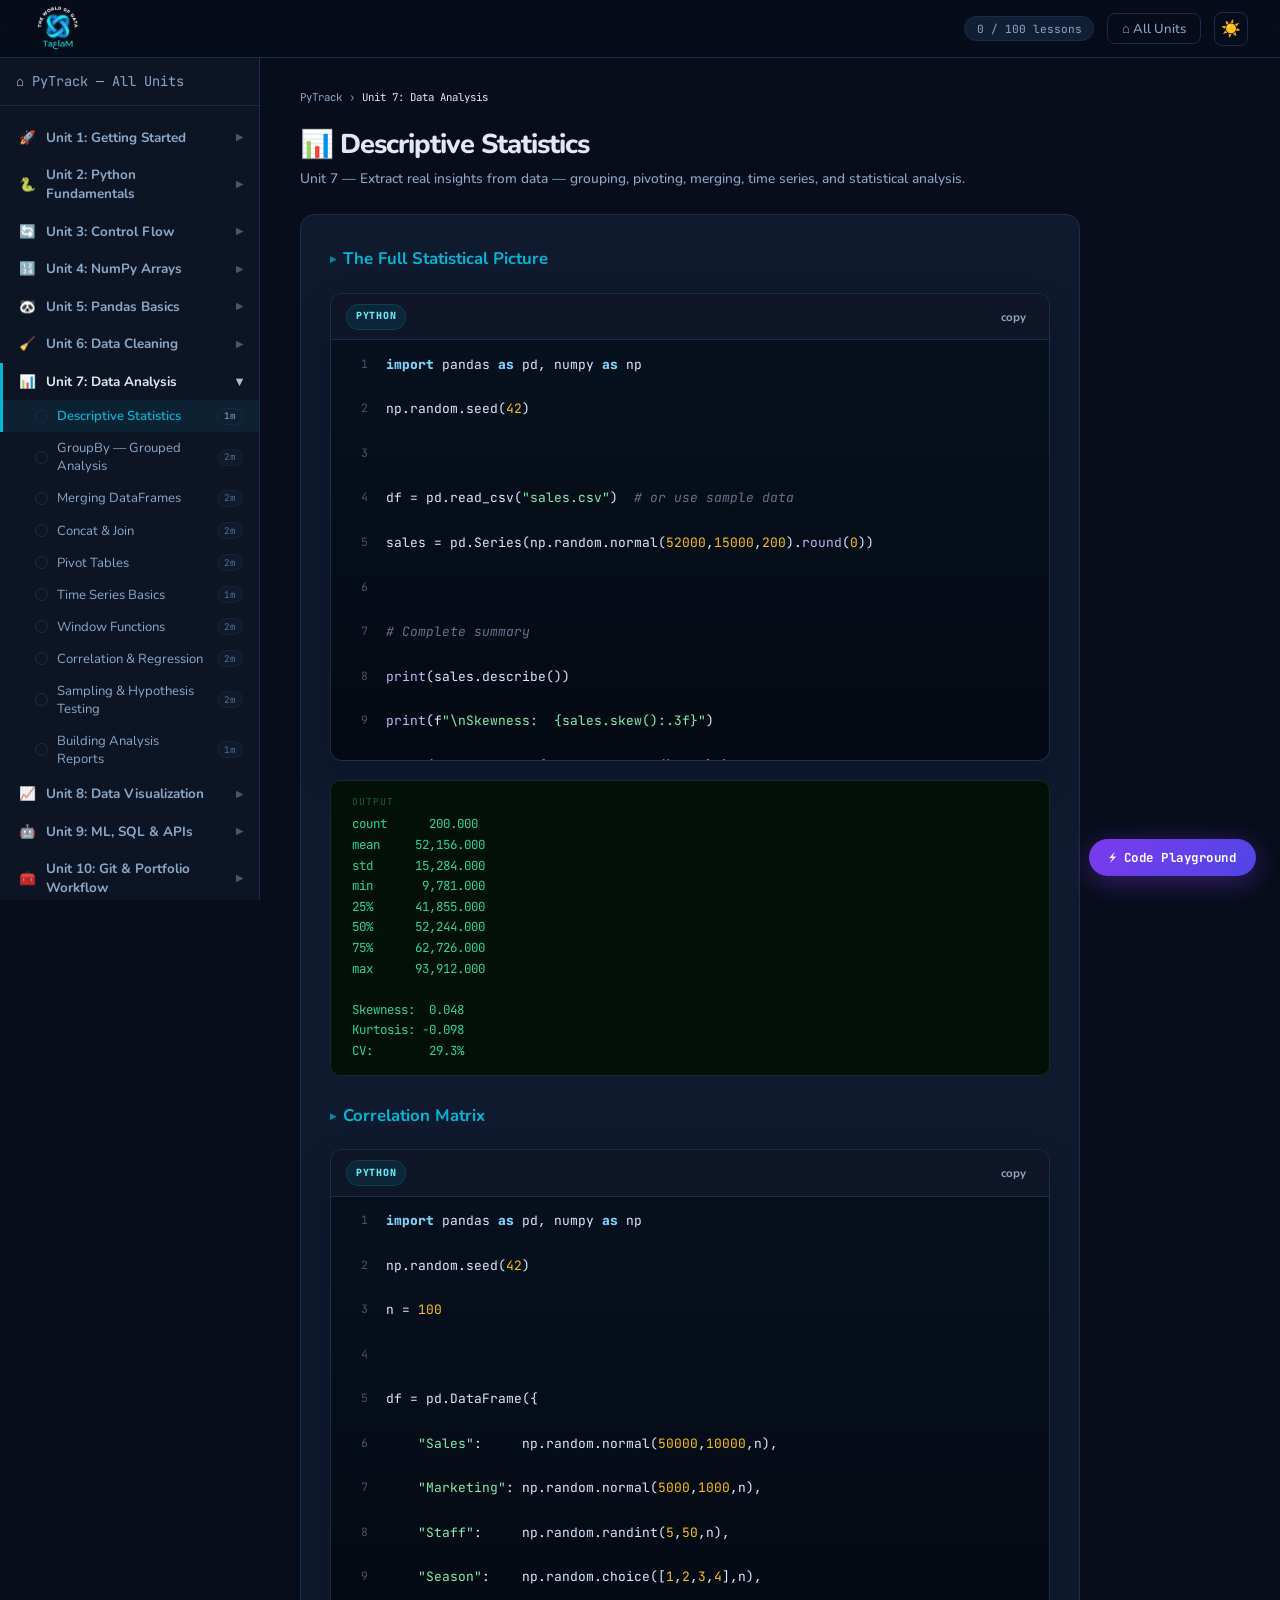
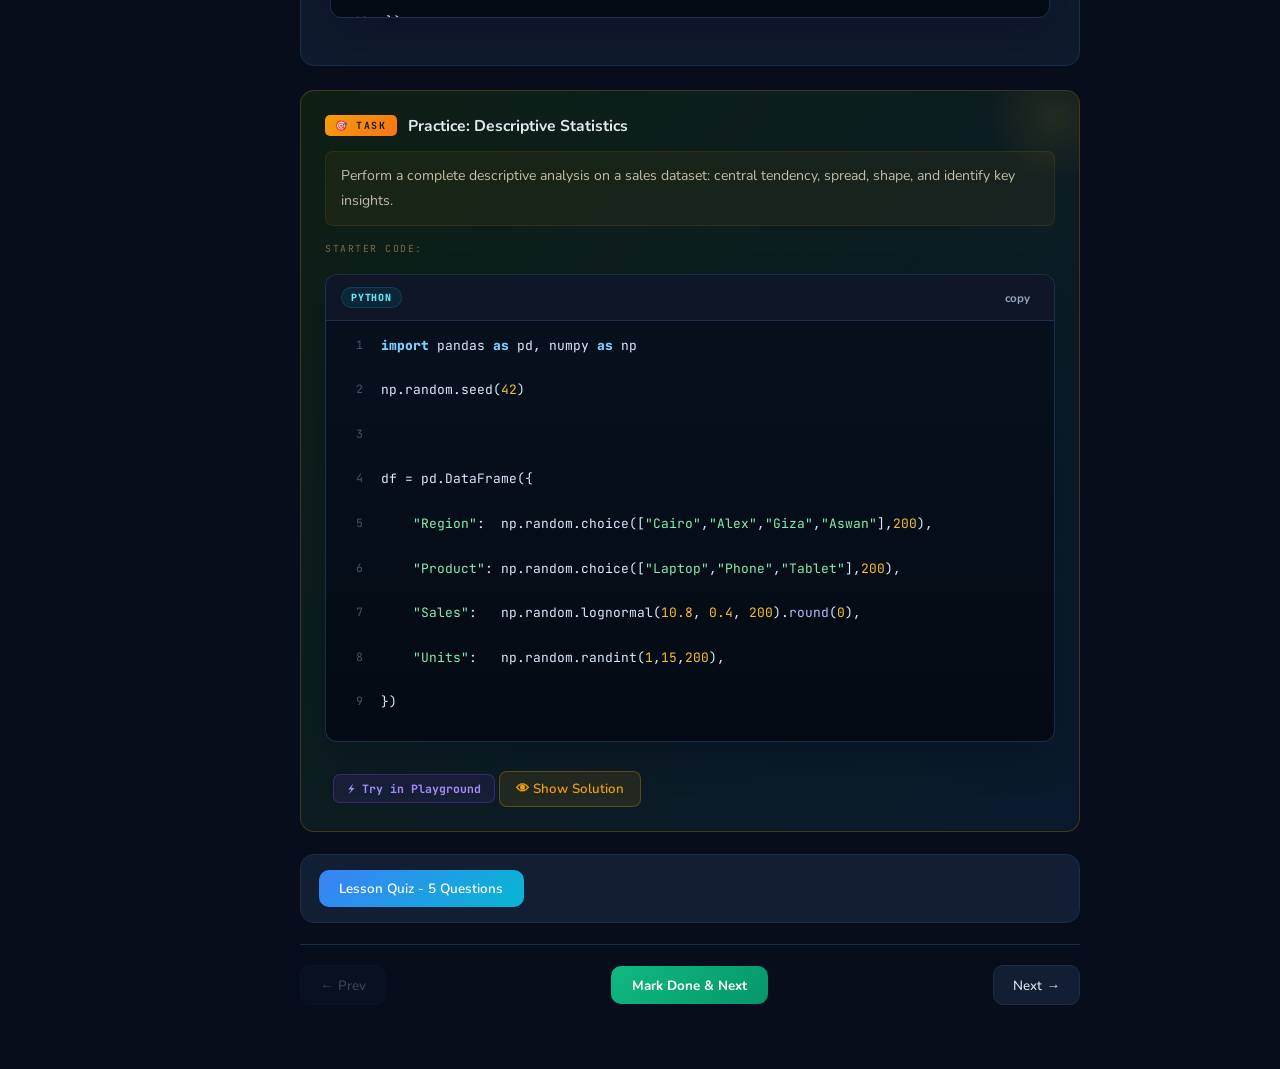
<file: units/unit-7.html>
<!DOCTYPE html>
<html lang="en">
<head>
<meta charset="UTF-8"/>
<meta name="viewport" content="width=device-width, initial-scale=1.0"/>
<title>Unit 7 — Data Analysis | PyTrack</title>
<link rel="stylesheet" href="../css/style.css?v=20260514"/>
  <link rel="icon" type="image/png" href="../New Logo last.png">
</head>
<body class="code-card-preview">

<nav>
  <a class="nav-logo" href="../index.html"><img src="../New Logo last.png" alt="Ta3laM" class="nav-logo-img"></a>
  <div class="nav-right">
    <div class="progress-badge" id="nav-progress">0 / 100 lessons</div>
    <a class="btn-outline" href="../index.html">⌂ All Units</a>
    <button id="theme-toggle" class="btn-theme-toggle" onclick="toggleTheme()" title="Toggle theme">☀️</button>
  </div>
</nav>

<div class="lesson-page">
  <aside class="sidebar">
    <div class="sidebar-logo">
      <a href="../index.html" class="sidebar-home">⌂ PyTrack — All Units</a>
    </div>
        <div class="sidebar-inner">
      <div class="sidebar-unit">
  <div class="sidebar-unit-header" onclick="toggleUnit(this)"><span>🚀</span><span>Unit 1: Getting Started</span><span class="sidebar-unit-arrow">▶</span></div>
  <div class="sidebar-lessons"><a class="sidebar-lesson" id="slink-1-0" href="unit-1.html" ><span class="lesson-check" id="chk-1-0"></span>What is Python & Data Analysis?</a><a class="sidebar-lesson" id="slink-1-1" href="unit-1.html" ><span class="lesson-check" id="chk-1-1"></span>Installing Anaconda</a><a class="sidebar-lesson" id="slink-1-2" href="unit-1.html" ><span class="lesson-check" id="chk-1-2"></span>Jupyter Notebook Basics</a><a class="sidebar-lesson" id="slink-1-3" href="unit-1.html" ><span class="lesson-check" id="chk-1-3"></span>Your First Python Code</a><a class="sidebar-lesson" id="slink-1-4" href="unit-1.html" ><span class="lesson-check" id="chk-1-4"></span>Understanding Errors</a><a class="sidebar-lesson" id="slink-1-5" href="unit-1.html" ><span class="lesson-check" id="chk-1-5"></span>Variables & Operators</a><a class="sidebar-lesson" id="slink-1-6" href="unit-1.html" ><span class="lesson-check" id="chk-1-6"></span>Virtual Environments & pip</a><a class="sidebar-lesson" id="slink-1-7" href="unit-1.html" ><span class="lesson-check" id="chk-1-7"></span>Python in VS Code</a><a class="sidebar-lesson" id="slink-1-8" href="unit-1.html" ><span class="lesson-check" id="chk-1-8"></span>Running Python Scripts</a><a class="sidebar-lesson" id="slink-1-9" href="unit-1.html" ><span class="lesson-check" id="chk-1-9"></span>Comments & Code Style</a></div>
</div><div class="sidebar-unit">
  <div class="sidebar-unit-header" onclick="toggleUnit(this)"><span>🐍</span><span>Unit 2: Python Fundamentals</span><span class="sidebar-unit-arrow">▶</span></div>
  <div class="sidebar-lessons"><a class="sidebar-lesson" id="slink-2-0" href="unit-2.html" ><span class="lesson-check" id="chk-2-0"></span>Variables & Data Types</a><a class="sidebar-lesson" id="slink-2-1" href="unit-2.html" ><span class="lesson-check" id="chk-2-1"></span>Numbers & Math</a><a class="sidebar-lesson" id="slink-2-2" href="unit-2.html" ><span class="lesson-check" id="chk-2-2"></span>Strings</a><a class="sidebar-lesson" id="slink-2-3" href="unit-2.html" ><span class="lesson-check" id="chk-2-3"></span>Lists</a><a class="sidebar-lesson" id="slink-2-4" href="unit-2.html" ><span class="lesson-check" id="chk-2-4"></span>Dictionaries</a><a class="sidebar-lesson" id="slink-2-5" href="unit-2.html" ><span class="lesson-check" id="chk-2-5"></span>Tuples & Sets</a><a class="sidebar-lesson" id="slink-2-6" href="unit-2.html" ><span class="lesson-check" id="chk-2-6"></span>Type Conversion</a><a class="sidebar-lesson" id="slink-2-7" href="unit-2.html" ><span class="lesson-check" id="chk-2-7"></span>Modules & Import</a><a class="sidebar-lesson" id="slink-2-8" href="unit-2.html" ><span class="lesson-check" id="chk-2-8"></span>Regular Expressions</a><a class="sidebar-lesson" id="slink-2-9" href="unit-2.html" ><span class="lesson-check" id="chk-2-9"></span>Exception Handling</a></div>
</div><div class="sidebar-unit">
  <div class="sidebar-unit-header" onclick="toggleUnit(this)"><span>🔄</span><span>Unit 3: Control Flow</span><span class="sidebar-unit-arrow">▶</span></div>
  <div class="sidebar-lessons"><a class="sidebar-lesson" id="slink-3-0" href="unit-3.html" ><span class="lesson-check" id="chk-3-0"></span>If / Elif / Else</a><a class="sidebar-lesson" id="slink-3-1" href="unit-3.html" ><span class="lesson-check" id="chk-3-1"></span>For Loops</a><a class="sidebar-lesson" id="slink-3-2" href="unit-3.html" ><span class="lesson-check" id="chk-3-2"></span>While Loops</a><a class="sidebar-lesson" id="slink-3-3" href="unit-3.html" ><span class="lesson-check" id="chk-3-3"></span>Functions</a><a class="sidebar-lesson" id="slink-3-4" href="unit-3.html" ><span class="lesson-check" id="chk-3-4"></span>Lambda Functions</a><a class="sidebar-lesson" id="slink-3-5" href="unit-3.html" ><span class="lesson-check" id="chk-3-5"></span>List Comprehensions</a><a class="sidebar-lesson" id="slink-3-6" href="unit-3.html" ><span class="lesson-check" id="chk-3-6"></span>Dict & Set Comprehensions</a><a class="sidebar-lesson" id="slink-3-7" href="unit-3.html" ><span class="lesson-check" id="chk-3-7"></span>File I/O</a><a class="sidebar-lesson" id="slink-3-8" href="unit-3.html" ><span class="lesson-check" id="chk-3-8"></span>Classes & OOP Basics</a><a class="sidebar-lesson" id="slink-3-9" href="unit-3.html" ><span class="lesson-check" id="chk-3-9"></span>Inheritance & Methods</a></div>
</div><div class="sidebar-unit">
  <div class="sidebar-unit-header" onclick="toggleUnit(this)"><span>🔢</span><span>Unit 4: NumPy Arrays</span><span class="sidebar-unit-arrow">▶</span></div>
  <div class="sidebar-lessons"><a class="sidebar-lesson" id="slink-4-0" href="unit-4.html" ><span class="lesson-check" id="chk-4-0"></span>Introduction to NumPy</a><a class="sidebar-lesson" id="slink-4-1" href="unit-4.html" ><span class="lesson-check" id="chk-4-1"></span>Arrays & Dimensions</a><a class="sidebar-lesson" id="slink-4-2" href="unit-4.html" ><span class="lesson-check" id="chk-4-2"></span>Operations & Filtering</a><a class="sidebar-lesson" id="slink-4-3" href="unit-4.html" ><span class="lesson-check" id="chk-4-3"></span>Statistics with NumPy</a><a class="sidebar-lesson" id="slink-4-4" href="unit-4.html" ><span class="lesson-check" id="chk-4-4"></span>Reshape, Sort & Search</a><a class="sidebar-lesson" id="slink-4-5" href="unit-4.html" ><span class="lesson-check" id="chk-4-5"></span>Random Numbers</a><a class="sidebar-lesson" id="slink-4-6" href="unit-4.html" ><span class="lesson-check" id="chk-4-6"></span>Broadcasting</a><a class="sidebar-lesson" id="slink-4-7" href="unit-4.html" ><span class="lesson-check" id="chk-4-7"></span>Linear Algebra Basics</a><a class="sidebar-lesson" id="slink-4-8" href="unit-4.html" ><span class="lesson-check" id="chk-4-8"></span>Date & Time with NumPy</a><a class="sidebar-lesson" id="slink-4-9" href="unit-4.html" ><span class="lesson-check" id="chk-4-9"></span>Performance Tips</a></div>
</div><div class="sidebar-unit">
  <div class="sidebar-unit-header" onclick="toggleUnit(this)"><span>🐼</span><span>Unit 5: Pandas Basics</span><span class="sidebar-unit-arrow">▶</span></div>
  <div class="sidebar-lessons"><a class="sidebar-lesson" id="slink-5-0" href="unit-5.html" ><span class="lesson-check" id="chk-5-0"></span>Pandas Series</a><a class="sidebar-lesson" id="slink-5-1" href="unit-5.html" ><span class="lesson-check" id="chk-5-1"></span>DataFrames</a><a class="sidebar-lesson" id="slink-5-2" href="unit-5.html" ><span class="lesson-check" id="chk-5-2"></span>Reading CSV & Excel</a><a class="sidebar-lesson" id="slink-5-3" href="unit-5.html" ><span class="lesson-check" id="chk-5-3"></span>Exploring Your Data</a><a class="sidebar-lesson" id="slink-5-4" href="unit-5.html" ><span class="lesson-check" id="chk-5-4"></span>Selecting & Filtering</a><a class="sidebar-lesson" id="slink-5-5" href="unit-5.html" ><span class="lesson-check" id="chk-5-5"></span>Adding & Modifying Columns</a><a class="sidebar-lesson" id="slink-5-6" href="unit-5.html" ><span class="lesson-check" id="chk-5-6"></span>Sorting & Ranking</a><a class="sidebar-lesson" id="slink-5-7" href="unit-5.html" ><span class="lesson-check" id="chk-5-7"></span>apply() & map()</a><a class="sidebar-lesson" id="slink-5-8" href="unit-5.html" ><span class="lesson-check" id="chk-5-8"></span>String Methods in Pandas</a><a class="sidebar-lesson" id="slink-5-9" href="unit-5.html" ><span class="lesson-check" id="chk-5-9"></span>Working with Dates</a></div>
</div><div class="sidebar-unit">
  <div class="sidebar-unit-header" onclick="toggleUnit(this)"><span>🧹</span><span>Unit 6: Data Cleaning</span><span class="sidebar-unit-arrow">▶</span></div>
  <div class="sidebar-lessons"><a class="sidebar-lesson" id="slink-6-0" href="unit-6.html" ><span class="lesson-check" id="chk-6-0"></span>Finding Missing Values</a><a class="sidebar-lesson" id="slink-6-1" href="unit-6.html" ><span class="lesson-check" id="chk-6-1"></span>Filling & Dropping Missing Data</a><a class="sidebar-lesson" id="slink-6-2" href="unit-6.html" ><span class="lesson-check" id="chk-6-2"></span>Duplicates & Data Types</a><a class="sidebar-lesson" id="slink-6-3" href="unit-6.html" ><span class="lesson-check" id="chk-6-3"></span>String Cleaning</a><a class="sidebar-lesson" id="slink-6-4" href="unit-6.html" ><span class="lesson-check" id="chk-6-4"></span>Detecting Outliers</a><a class="sidebar-lesson" id="slink-6-5" href="unit-6.html" ><span class="lesson-check" id="chk-6-5"></span>Removing Outliers</a><a class="sidebar-lesson" id="slink-6-6" href="unit-6.html" ><span class="lesson-check" id="chk-6-6"></span>Data Validation</a><a class="sidebar-lesson" id="slink-6-7" href="unit-6.html" ><span class="lesson-check" id="chk-6-7"></span>Encoding Categorical Data</a><a class="sidebar-lesson" id="slink-6-8" href="unit-6.html" ><span class="lesson-check" id="chk-6-8"></span>Binning & Discretization</a><a class="sidebar-lesson" id="slink-6-9" href="unit-6.html" ><span class="lesson-check" id="chk-6-9"></span>Full Cleaning Pipeline</a></div>
</div><div class="sidebar-unit">
  <div class="sidebar-unit-header active-unit open" onclick="toggleUnit(this)"><span>📊</span><span>Unit 7: Data Analysis</span><span class="sidebar-unit-arrow">▶</span></div>
  <div class="sidebar-lessons open"><a class="sidebar-lesson active" id="slink-7-0" href="javascript:showLesson(0)" onclick="showLesson(0);return false;"><span class="lesson-check" id="chk-7-0"></span>Descriptive Statistics</a><a class="sidebar-lesson" id="slink-7-1" href="javascript:showLesson(1)" onclick="showLesson(1);return false;"><span class="lesson-check" id="chk-7-1"></span>GroupBy — Grouped Analysis</a><a class="sidebar-lesson" id="slink-7-2" href="javascript:showLesson(2)" onclick="showLesson(2);return false;"><span class="lesson-check" id="chk-7-2"></span>Merging DataFrames</a><a class="sidebar-lesson" id="slink-7-3" href="javascript:showLesson(3)" onclick="showLesson(3);return false;"><span class="lesson-check" id="chk-7-3"></span>Concat & Join</a><a class="sidebar-lesson" id="slink-7-4" href="javascript:showLesson(4)" onclick="showLesson(4);return false;"><span class="lesson-check" id="chk-7-4"></span>Pivot Tables</a><a class="sidebar-lesson" id="slink-7-5" href="javascript:showLesson(5)" onclick="showLesson(5);return false;"><span class="lesson-check" id="chk-7-5"></span>Time Series Basics</a><a class="sidebar-lesson" id="slink-7-6" href="javascript:showLesson(6)" onclick="showLesson(6);return false;"><span class="lesson-check" id="chk-7-6"></span>Window Functions</a><a class="sidebar-lesson" id="slink-7-7" href="javascript:showLesson(7)" onclick="showLesson(7);return false;"><span class="lesson-check" id="chk-7-7"></span>Correlation & Regression</a><a class="sidebar-lesson" id="slink-7-8" href="javascript:showLesson(8)" onclick="showLesson(8);return false;"><span class="lesson-check" id="chk-7-8"></span>Sampling & Hypothesis Testing</a><a class="sidebar-lesson" id="slink-7-9" href="javascript:showLesson(9)" onclick="showLesson(9);return false;"><span class="lesson-check" id="chk-7-9"></span>Building Analysis Reports</a></div>
</div><div class="sidebar-unit">
  <div class="sidebar-unit-header" onclick="toggleUnit(this)"><span>📈</span><span>Unit 8: Data Visualization</span><span class="sidebar-unit-arrow">▶</span></div>
  <div class="sidebar-lessons"><a class="sidebar-lesson" id="slink-8-0" href="unit-8.html" ><span class="lesson-check" id="chk-8-0"></span>Matplotlib Basics</a><a class="sidebar-lesson" id="slink-8-1" href="unit-8.html" ><span class="lesson-check" id="chk-8-1"></span>Bar & Line Charts</a><a class="sidebar-lesson" id="slink-8-2" href="unit-8.html" ><span class="lesson-check" id="chk-8-2"></span>Histograms & Scatter Plots</a><a class="sidebar-lesson" id="slink-8-3" href="unit-8.html" ><span class="lesson-check" id="chk-8-3"></span>Pie & Area Charts</a><a class="sidebar-lesson" id="slink-8-4" href="unit-8.html" ><span class="lesson-check" id="chk-8-4"></span>Seaborn Charts</a><a class="sidebar-lesson" id="slink-8-5" href="unit-8.html" ><span class="lesson-check" id="chk-8-5"></span>Heatmaps & Pair Plots</a><a class="sidebar-lesson" id="slink-8-6" href="unit-8.html" ><span class="lesson-check" id="chk-8-6"></span>Subplots & Dashboards</a><a class="sidebar-lesson" id="slink-8-7" href="unit-8.html" ><span class="lesson-check" id="chk-8-7"></span>Plotly — Interactive Charts</a><a class="sidebar-lesson" id="slink-8-8" href="unit-8.html" ><span class="lesson-check" id="chk-8-8"></span>Chart Styling & Themes</a><a class="sidebar-lesson" id="slink-8-9" href="unit-8.html" ><span class="lesson-check" id="chk-8-9"></span>Exporting & Sharing Charts</a></div>
</div><div class="sidebar-unit">
  <div class="sidebar-unit-header" onclick="toggleUnit(this)"><span>🤖</span><span>Unit 9: ML, SQL & APIs</span><span class="sidebar-unit-arrow">▶</span></div>
  <div class="sidebar-lessons"><a class="sidebar-lesson" id="slink-9-0" href="unit-9.html" ><span class="lesson-check" id="chk-9-0"></span>Intro to Machine Learning</a><a class="sidebar-lesson" id="slink-9-1" href="unit-9.html" ><span class="lesson-check" id="chk-9-1"></span>Scikit-learn Basics</a><a class="sidebar-lesson" id="slink-9-2" href="unit-9.html" ><span class="lesson-check" id="chk-9-2"></span>Linear Regression</a><a class="sidebar-lesson" id="slink-9-3" href="unit-9.html" ><span class="lesson-check" id="chk-9-3"></span>Logistic Regression</a><a class="sidebar-lesson" id="slink-9-4" href="unit-9.html" ><span class="lesson-check" id="chk-9-4"></span>Decision Trees & Random Forest</a><a class="sidebar-lesson" id="slink-9-5" href="unit-9.html" ><span class="lesson-check" id="chk-9-5"></span>Model Evaluation</a><a class="sidebar-lesson" id="slink-9-6" href="unit-9.html" ><span class="lesson-check" id="chk-9-6"></span>Feature Engineering</a><a class="sidebar-lesson" id="slink-9-7" href="unit-9.html" ><span class="lesson-check" id="chk-9-7"></span>SQL with Python</a><a class="sidebar-lesson" id="slink-9-8" href="unit-9.html" ><span class="lesson-check" id="chk-9-8"></span>REST APIs & requests</a><a class="sidebar-lesson" id="slink-9-9" href="unit-9.html" ><span class="lesson-check" id="chk-9-9"></span>Web Scraping</a></div>
</div><div class="sidebar-unit">
  <div class="sidebar-unit-header" onclick="toggleUnit(this)"><span>🧰</span><span>Unit 10: Git & Portfolio Workflow</span><span class="sidebar-unit-arrow">▶</span></div>
  <div class="sidebar-lessons"><a class="sidebar-lesson" id="slink-10-0" href="unit-10.html"><span class="lesson-check" id="chk-10-0"></span>Why Git for Data Projects?</a><a class="sidebar-lesson" id="slink-10-1" href="unit-10.html"><span class="lesson-check" id="chk-10-1"></span>Install & Configure Git</a><a class="sidebar-lesson" id="slink-10-2" href="unit-10.html"><span class="lesson-check" id="chk-10-2"></span>Repositories & Commits</a><a class="sidebar-lesson" id="slink-10-3" href="unit-10.html"><span class="lesson-check" id="chk-10-3"></span>Branches & Experiments</a><a class="sidebar-lesson" id="slink-10-4" href="unit-10.html"><span class="lesson-check" id="chk-10-4"></span>GitHub Remote Workflow</a><a class="sidebar-lesson" id="slink-10-5" href="unit-10.html"><span class="lesson-check" id="chk-10-5"></span>.gitignore & Data Safety</a><a class="sidebar-lesson" id="slink-10-6" href="unit-10.html"><span class="lesson-check" id="chk-10-6"></span>Project Folder Structure</a><a class="sidebar-lesson" id="slink-10-7" href="unit-10.html"><span class="lesson-check" id="chk-10-7"></span>requirements.txt & Environments</a><a class="sidebar-lesson" id="slink-10-8" href="unit-10.html"><span class="lesson-check" id="chk-10-8"></span>README for Data Projects</a><a class="sidebar-lesson" id="slink-10-9" href="unit-10.html"><span class="lesson-check" id="chk-10-9"></span>Portfolio Release Checklist</a></div></div><div class="sidebar-unit"><div class="sidebar-unit-header" onclick="toggleUnit(this)"><span>🏆</span><span>Capstone Projects</span><span class="sidebar-unit-arrow">▶</span></div><div class="sidebar-lessons"><a class="sidebar-lesson" href="../capstone.html">View Projects</a></div></div>
    </div>
  </aside>

  <main class="lesson-main">
    <div class="breadcrumb">
      <a href="../index.html">PyTrack</a> ›
      <span>Unit 7: Data Analysis</span>
    </div>
    <div id="lesson-panels"><div class="lesson-panel active" id="panel-0">
  <div class="lesson-title-bar">
    <h2>📊 Descriptive Statistics</h2>
    <p>Unit 7 — Extract real insights from data — grouping, pivoting, merging, time series, and statistical analysis.</p>
  </div>
  <div class="lesson-body">
<h3>The Full Statistical Picture</h3>
<div class="code-block"><div class="code-header"><span>python</span><button class="copy-btn">copy</button></div><div class="code-body">import pandas as pd, numpy as np
np.random.seed(42)

df = pd.read_csv("sales.csv")  # or use sample data
sales = pd.Series(np.random.normal(52000,15000,200).round(0))

# Complete summary
print(sales.describe())
print(f"\nSkewness:  {sales.skew():.3f}")
print(f"Kurtosis:  {sales.kurtosis():.3f}")
print(f"CV:        {sales.std()/sales.mean()*100:.1f}%")</div></div>
<div class="output-block"><div class="output-label">Output</div>count      200.000
mean     52,156.000
std      15,284.000
min       9,781.000
25%      41,855.000
50%      52,244.000
75%      62,726.000
max      93,912.000

Skewness:  0.048
Kurtosis: -0.098
CV:        29.3%</div>
<h3>Correlation Matrix</h3>
<div class="code-block"><div class="code-header"><span>python</span><button class="copy-btn">copy</button></div><div class="code-body">import pandas as pd, numpy as np
np.random.seed(42)
n = 100

df = pd.DataFrame({
    "Sales":     np.random.normal(50000,10000,n),
    "Marketing": np.random.normal(5000,1000,n),
    "Staff":     np.random.randint(5,50,n),
    "Season":    np.random.choice([1,2,3,4],n),
})
# Add correlation
df["Sales"] += df["Marketing"] * 4

corr = df.corr()
print(corr.round(2))

# Find top correlated pairs
import numpy as np
mask = np.triu(np.ones(corr.shape), k=1).astype(bool)
pairs = corr.where(mask).stack().sort_values(ascending=False)
print("\nTop correlations:")
print(pairs.head(3))</div></div></div>
  <div class="task-section">
  <div class="task-header"><span class="task-badge">🎯 TASK</span><span class="task-title">Practice: Descriptive Statistics</span></div>
  <div class="task-desc">Perform a complete descriptive analysis on a sales dataset: central tendency, spread, shape, and identify key insights.</div>
  <div class="task-starter-label">Starter code:</div>
  <div class="code-block"><div class="code-header"><span>python</span><button class="copy-btn">copy</button></div><div class="code-body">import pandas as pd, numpy as np
np.random.seed(42)

df = pd.DataFrame({
    "Region":  np.random.choice(["Cairo","Alex","Giza","Aswan"],200),
    "Product": np.random.choice(["Laptop","Phone","Tablet"],200),
    "Sales":   np.random.lognormal(10.8, 0.4, 200).round(0),
    "Units":   np.random.randint(1,15,200),
})

print("=== Overall Sales Statistics ===")
print(f"Mean:    {df['Sales'].mean():&gt;12,.0f}")
print(f"Median:  {df['Sales'].median():&gt;12,.0f}")
print(f"Std Dev: {df['Sales'].std():&gt;12,.0f}")
print(f"Skew:    {df['Sales'].skew():&gt;12.3f}")

print("\n=== By Region ===")
by_region = df.groupby("Region")["Sales"].agg(
    Mean="mean", Median="median", Std="std", Count="count"
).round(0)
print(by_region.sort_values("Mean", ascending=False))

print("\n=== Correlation ===")
print(df[["Sales","Units"]].corr().round(3))</div></div>
  <button class="btn-try-it" onclick="tryCode(this.previousElementSibling.querySelector('.code-body').textContent)">⚡ Try in Playground</button>
  <button class="btn-show-solution" onclick="toggleSolution(this)">👁 Show Solution</button>
  <div class="task-solution" style="display:none"><div class="solution-label">✅ Solution</div><div class="code-block"><div class="code-header"><span>python</span><button class="copy-btn">copy</button></div><div class="code-body">import pandas as pd, numpy as np
np.random.seed(42)
df=pd.DataFrame({"Region":np.random.choice(["Cairo","Alex","Giza","Aswan"],200),"Product":np.random.choice(["Laptop","Phone","Tablet"],200),"Sales":np.random.lognormal(10.8,0.4,200).round(0),"Units":np.random.randint(1,15,200)})
print(f"Mean: {df['Sales'].mean():,.0f} | Median: {df['Sales'].median():,.0f}")
print(f"Skew: {df['Sales'].skew():.3f}")
print(df.groupby("Region")["Sales"].mean().sort_values(ascending=False).round(0))</div></div><div class="output-block"><div class="output-label">Output</div>Mean: 55,243 | Median: 50,891
Skew: 1.124
Region
Cairo    57,841
Alex     55,102
Giza     54,398
Aswan    53,412</div></div>
</div>
</div>
<div class="lesson-panel" id="panel-1">
  <div class="lesson-title-bar">
    <h2>📊 GroupBy — Grouped Analysis</h2>
    <p>Unit 7 — Extract real insights from data — grouping, pivoting, merging, time series, and statistical analysis.</p>
  </div>
  <div class="lesson-body">
<h3>Basic GroupBy</h3>
<div class="code-block"><div class="code-header"><span>python</span><button class="copy-btn">copy</button></div><div class="code-body">import pandas as pd, numpy as np
np.random.seed(42)

df = pd.DataFrame({
    "Region":  np.random.choice(["Cairo","Alex","Giza"],100),
    "Product": np.random.choice(["Laptop","Phone","Tablet"],100),
    "Sales":   np.random.randint(5000,80000,100),
    "Units":   np.random.randint(1,10,100),
})

# Group by one column
print(df.groupby("Region")["Sales"].sum().sort_values(ascending=False))

# Multiple aggregations
summary = df.groupby("Region")["Sales"].agg(
    Total="sum", Average="mean", Count="count", Max="max"
).round(0)
print(summary)</div></div>
<div class="output-block"><div class="output-label">Output</div>Region
Cairo    1,245,000
Alex       987,000
Giza       823,000
Name: Sales, dtype: int64

           Total  Average  Count     Max
Region
Alex      987000  28229.0     35  79000
Cairo    1245000  35571.0     35  79000
Giza      823000  27433.0     30  77000</div>
<h3>Named Aggregations & Transform</h3>
<div class="code-block"><div class="code-header"><span>python</span><button class="copy-btn">copy</button></div><div class="code-body"># Group by multiple columns
pivot = df.groupby(["Region","Product"])["Sales"].agg(["sum","mean"]).round(0)
print(pivot.head(6))

# transform — add group stats to each row
df["Region_Avg"] = df.groupby("Region")["Sales"].transform("mean")
df["vs_avg"]     = df["Sales"] - df["Region_Avg"]
df["Above_Avg"]  = df["vs_avg"] &gt; 0

# Filter groups (only regions with avg &gt; 30000)
high_regions = df.groupby("Region").filter(lambda x: x["Sales"].mean() &gt; 30000)
print(f"High regions: {high_regions['Region'].unique()}")</div></div></div>
  <div class="task-section">
  <div class="task-header"><span class="task-badge">🎯 TASK</span><span class="task-title">Practice: GroupBy — Grouped Analysis</span></div>
  <div class="task-desc">Analyze sales by region AND product. Find top product per region, regions missing from top 10 by revenue, and flag underperforming combinations.</div>
  <div class="task-starter-label">Starter code:</div>
  <div class="code-block"><div class="code-header"><span>python</span><button class="copy-btn">copy</button></div><div class="code-body">import pandas as pd, numpy as np
np.random.seed(42)

df = pd.DataFrame({
    "Region":  np.random.choice(["Cairo","Alex","Giza","Aswan","Luxor"],200),
    "Product": np.random.choice(["Laptop","Phone","Tablet","Monitor"],200),
    "Sales":   np.random.randint(3000,80000,200),
    "Quarter": np.random.choice(["Q1","Q2","Q3","Q4"],200),
})

# Top product per region
by_rp = df.groupby(["Region","Product"])["Sales"].sum()
top_product = by_rp.groupby("Region").idxmax().apply(lambda x: x[1])
print("Top product per region:")
print(top_product)

# Overall totals per region
region_totals = df.groupby("Region")["Sales"].sum().sort_values(ascending=False)
print("\nRegion totals:")
print(region_totals)

# Underperforming: below 25th percentile for their region
df["Region_Q25"] = df.groupby("Region")["Sales"].transform(lambda x: x.quantile(0.25))
weak = df[df["Sales"] &lt; df["Region_Q25"]][["Region","Product","Sales"]].head(5)
print("\nUnderperforming sales (sample):")
print(weak.to_string(index=False))</div></div>
  <button class="btn-try-it" onclick="tryCode(this.previousElementSibling.querySelector('.code-body').textContent)">⚡ Try in Playground</button>
  <button class="btn-show-solution" onclick="toggleSolution(this)">👁 Show Solution</button>
  <div class="task-solution" style="display:none"><div class="solution-label">✅ Solution</div><div class="code-block"><div class="code-header"><span>python</span><button class="copy-btn">copy</button></div><div class="code-body">import pandas as pd, numpy as np
np.random.seed(42)
df=pd.DataFrame({"Region":np.random.choice(["Cairo","Alex","Giza","Aswan","Luxor"],200),"Product":np.random.choice(["Laptop","Phone","Tablet","Monitor"],200),"Sales":np.random.randint(3000,80000,200),"Quarter":np.random.choice(["Q1","Q2","Q3","Q4"],200)})
by_rp=df.groupby(["Region","Product"])["Sales"].sum()
top=by_rp.groupby("Region").idxmax().apply(lambda x:x[1])
print("Top product per region:")
print(top)
print("\nRegion totals:")
print(df.groupby("Region")["Sales"].sum().sort_values(ascending=False))</div></div><div class="output-block"><div class="output-label">Output</div>Top product per region:
Region
Aswan      Phone
Alex      Laptop
Cairo     Tablet
Giza      Monitor
Luxor      Phone

Region totals:
Region
Cairo    815,234
Alex     742,891
Giza     689,012
Luxor    634,456
Aswan    521,789</div></div>
</div>
</div>
<div class="lesson-panel" id="panel-2">
  <div class="lesson-title-bar">
    <h2>📊 Merging DataFrames</h2>
    <p>Unit 7 — Extract real insights from data — grouping, pivoting, merging, time series, and statistical analysis.</p>
  </div>
  <div class="lesson-body">
<h3>Types of Joins</h3>
<div class="code-block"><div class="code-header"><span>python</span><button class="copy-btn">copy</button></div><div class="code-body">import pandas as pd

orders = pd.DataFrame({
    "Order_ID":   [1,2,3,4,5],
    "Customer_ID":[101,102,101,103,999],
    "Sales":      [5000,8000,3000,12000,7000],
})
customers = pd.DataFrame({
    "Customer_ID":[101,102,103,104],
    "Name":       ["Ahmed","Sara","Omar","Layla"],
    "City":       ["Cairo","Alex","Giza","Cairo"],
})

# Left join — all orders, match customers
left  = pd.merge(orders, customers, on="Customer_ID", how="left")
# Inner join — only matches
inner = pd.merge(orders, customers, on="Customer_ID", how="inner")
# Outer join — all from both
outer = pd.merge(orders, customers, on="Customer_ID", how="outer")

print(f"Orders:   {len(orders)}")
print(f"Left:     {len(left)}")
print(f"Inner:    {len(inner)}")
print(f"Outer:    {len(outer)}")
print(left)</div></div>
<div class="output-block"><div class="output-label">Output</div>Orders:   5
Left:     5
Inner:    4
Outer:    6
   Order_ID  Customer_ID  Sales   Name   City
0         1          101   5000  Ahmed  Cairo
1         2          102   8000   Sara   Alex
2         3          101   3000  Ahmed  Cairo
3         4          103  12000   Omar   Giza
4         5          999   7000    NaN    NaN</div>
<h3>Merging on Different Column Names</h3>
<div class="code-block"><div class="code-header"><span>python</span><button class="copy-btn">copy</button></div><div class="code-body"># Different column names in each DataFrame
orders2    = pd.DataFrame({"OrdID":[1,2,3],"CustID":[101,102,103],"Sales":[5000,8000,3000]})
customers2 = pd.DataFrame({"ID":[101,102,103],"Name":["Ahmed","Sara","Omar"]})

merged = pd.merge(orders2, customers2,
    left_on  = "CustID",
    right_on = "ID",
    how      = "left"
)
print(merged)</div></div>
<div class="tip-box"><strong>💡 Tip:</strong> Always check the row count after merging — an unexpected increase means duplicate keys in one of the DataFrames.</div></div>
  <div class="task-section">
  <div class="task-header"><span class="task-badge">🎯 TASK</span><span class="task-title">Practice: Merging DataFrames</span></div>
  <div class="task-desc">Merge 3 tables: orders, customers, and products. Calculate revenue per customer and identify top customers by city.</div>
  <div class="task-starter-label">Starter code:</div>
  <div class="code-block"><div class="code-header"><span>python</span><button class="copy-btn">copy</button></div><div class="code-body">import pandas as pd

orders = pd.DataFrame({
    "Order_ID":   range(1,11),
    "Cust_ID":    [1,2,1,3,2,4,3,1,5,2],
    "Prod_ID":    [101,102,103,101,102,103,101,102,103,101],
    "Quantity":   [2,1,3,1,2,1,2,1,1,3],
})
customers = pd.DataFrame({
    "Cust_ID":  [1,2,3,4,5],
    "Name":     ["Ahmed","Sara","Omar","Layla","Karim"],
    "City":     ["Cairo","Alex","Cairo","Giza","Alex"],
})
products = pd.DataFrame({
    "Prod_ID":  [101,102,103],
    "Name":     ["Laptop","Phone","Tablet"],
    "Price":    [12000,6500,4200],
})

# Merge all three
merged = (orders
    .merge(customers, on="Cust_ID")
    .merge(products,  on="Prod_ID", suffixes=("","_prod"))
)
merged["Revenue"] = merged["Quantity"] * merged["Price"]

# Top customers
top_cust = merged.groupby(["Name","City"])["Revenue"].sum().sort_values(ascending=False)
print("Revenue by customer:")
print(top_cust)

print("\nRevenue by city:")
print(merged.groupby("City")["Revenue"].sum().sort_values(ascending=False))</div></div>
  <button class="btn-try-it" onclick="tryCode(this.previousElementSibling.querySelector('.code-body').textContent)">⚡ Try in Playground</button>
  <button class="btn-show-solution" onclick="toggleSolution(this)">👁 Show Solution</button>
  <div class="task-solution" style="display:none"><div class="solution-label">✅ Solution</div><div class="code-block"><div class="code-header"><span>python</span><button class="copy-btn">copy</button></div><div class="code-body">import pandas as pd
orders=pd.DataFrame({"Order_ID":range(1,11),"Cust_ID":[1,2,1,3,2,4,3,1,5,2],"Prod_ID":[101,102,103,101,102,103,101,102,103,101],"Quantity":[2,1,3,1,2,1,2,1,1,3]})
customers=pd.DataFrame({"Cust_ID":[1,2,3,4,5],"Name":["Ahmed","Sara","Omar","Layla","Karim"],"City":["Cairo","Alex","Cairo","Giza","Alex"]})
products=pd.DataFrame({"Prod_ID":[101,102,103],"Name":["Laptop","Phone","Tablet"],"Price":[12000,6500,4200]})
merged=orders.merge(customers,on="Cust_ID").merge(products,on="Prod_ID",suffixes=("","_prod"))
merged["Revenue"]=merged["Quantity"]*merged["Price"]
print(merged.groupby(["Name","City"])["Revenue"].sum().sort_values(ascending=False))</div></div><div class="output-block"><div class="output-label">Output</div>Name   City
Ahmed  Cairo    62,500
Sara   Alex     49,000
Omar   Cairo    28,400
Layla  Giza     4,200
Karim  Alex      6,500</div></div>
</div>
</div>
<div class="lesson-panel" id="panel-3">
  <div class="lesson-title-bar">
    <h2>📊 Concat & Join</h2>
    <p>Unit 7 — Extract real insights from data — grouping, pivoting, merging, time series, and statistical analysis.</p>
  </div>
  <div class="lesson-body">
<h3>pd.concat — Stack DataFrames</h3>
<div class="code-block"><div class="code-header"><span>python</span><button class="copy-btn">copy</button></div><div class="code-body">import pandas as pd

# Vertical stack (add rows)
q1 = pd.DataFrame({"Month":["Jan","Feb","Mar"],"Sales":[45000,52000,48000]})
q2 = pd.DataFrame({"Month":["Apr","May","Jun"],"Sales":[61000,58000,72000]})

all_data = pd.concat([q1, q2], ignore_index=True)
print(all_data)

# Horizontal stack (add columns)
names = pd.DataFrame({"Name":["Ahmed","Sara","Omar"]})
scores = pd.DataFrame({"Score":[85,92,78],"Grade":["B","A","C"]})

combined = pd.concat([names, scores], axis=1)
print(combined)</div></div>
<div class="output-block"><div class="output-label">Output</div>  Month  Sales
0   Jan  45000
1   Feb  52000
2   Mar  48000
3   Apr  61000
4   May  58000
5   Jun  72000

    Name  Score Grade
0  Ahmed     85     B
1   Sara     92     A
2   Omar     78     C</div>
<h3>Combining Multiple Files</h3>
<div class="code-block"><div class="code-header"><span>python</span><button class="copy-btn">copy</button></div><div class="code-body">import pandas as pd, glob, os

# Load and combine multiple CSV files
# files = glob.glob("sales_*.csv")
# dfs   = [pd.read_csv(f) for f in files]
# all   = pd.concat(dfs, ignore_index=True)

# Add source column to track origin
dfs = [q1.assign(quarter="Q1"), q2.assign(quarter="Q2")]
all_q = pd.concat(dfs, ignore_index=True)
print(all_q)

# Stack different-shaped DataFrames (union of columns)
df_a = pd.DataFrame({"A":[1,2],"B":[3,4]})
df_b = pd.DataFrame({"B":[5,6],"C":[7,8]})
stacked = pd.concat([df_a, df_b], ignore_index=True)
print(stacked)  # NaN where columns don't exist</div></div>
<div class="tip-box"><strong>💡 Tip:</strong> Add a source column before concat to track which file/period each row came from. Essential when combining multiple sheets or files.</div></div>
  <div class="task-section">
  <div class="task-header"><span class="task-badge">🎯 TASK</span><span class="task-title">Practice: Concat & Join</span></div>
  <div class="task-desc">Combine 4 quarterly DataFrames into one annual dataset. Add quarter labels, verify totals, and create a quarterly comparison.</div>
  <div class="task-starter-label">Starter code:</div>
  <div class="code-block"><div class="code-header"><span>python</span><button class="copy-btn">copy</button></div><div class="code-body">import pandas as pd, numpy as np
np.random.seed(42)

quarters = []
for q in range(1,5):
    df = pd.DataFrame({
        "Month":   [f"{(q-1)*3+m:02d}" for m in range(1,4)],
        "Region":  np.random.choice(["Cairo","Alex","Giza"],3),
        "Sales":   np.random.randint(40000,80000,3),
    })
    df["Quarter"] = f"Q{q}"
    quarters.append(df)

# Combine all quarters
annual = pd.concat(quarters, ignore_index=True)
print(f"Total rows: {len(annual)}")
print(f"Quarters: {annual['Quarter'].unique()}")

# Quarterly comparison
q_summary = annual.groupby("Quarter")["Sales"].agg(["sum","mean"]).round(0)
print("\nQuarterly Summary:")
print(q_summary)

# Verify: sum of quarters = annual total
print(f"\nAnnual total: {annual['Sales'].sum():,}")
print(f"Q-totals sum: {q_summary['sum'].sum():,}")</div></div>
  <button class="btn-try-it" onclick="tryCode(this.previousElementSibling.querySelector('.code-body').textContent)">⚡ Try in Playground</button>
  <button class="btn-show-solution" onclick="toggleSolution(this)">👁 Show Solution</button>
  <div class="task-solution" style="display:none"><div class="solution-label">✅ Solution</div><div class="code-block"><div class="code-header"><span>python</span><button class="copy-btn">copy</button></div><div class="code-body">import pandas as pd, numpy as np
np.random.seed(42)
quarters=[]
for q in range(1,5):
    df=pd.DataFrame({"Month":[f"{(q-1)*3+m:02d}" for m in range(1,4)],"Region":np.random.choice(["Cairo","Alex","Giza"],3),"Sales":np.random.randint(40000,80000,3)})
    df["Quarter"]=f"Q{q}"; quarters.append(df)
annual=pd.concat(quarters,ignore_index=True)
print(f"Rows: {len(annual)}")
q_sum=annual.groupby("Quarter")["Sales"].sum()
print(q_sum)
print(f"Total: {annual['Sales'].sum():,}")</div></div><div class="output-block"><div class="output-label">Output</div>Rows: 12
Quarter
Q1    196000
Q2    215000
Q3    188000
Q4    227000
Total: 826,000</div></div>
</div>
</div>
<div class="lesson-panel" id="panel-4">
  <div class="lesson-title-bar">
    <h2>📊 Pivot Tables</h2>
    <p>Unit 7 — Extract real insights from data — grouping, pivoting, merging, time series, and statistical analysis.</p>
  </div>
  <div class="lesson-body">
<h3>Creating Pivot Tables</h3>
<div class="code-block"><div class="code-header"><span>python</span><button class="copy-btn">copy</button></div><div class="code-body">import pandas as pd, numpy as np
np.random.seed(42)

df = pd.DataFrame({
    "Region":  np.random.choice(["Cairo","Alex","Giza"],100),
    "Quarter": np.random.choice(["Q1","Q2","Q3","Q4"],100),
    "Product": np.random.choice(["Laptop","Phone","Tablet"],100),
    "Sales":   np.random.randint(5000,80000,100),
})

# Basic pivot table
pivot = df.pivot_table(
    values  = "Sales",
    index   = "Region",
    columns = "Quarter",
    aggfunc = "sum",
    margins = True,       # Add totals
    fill_value = 0,
)
print(pivot.round(0))</div></div>
<div class="output-block"><div class="output-label">Output</div>Quarter      Q1       Q2       Q3       Q4      All
Region
Alex     234000   198000   256000   287000   975000
Cairo    312000   345000   298000   321000  1276000
Giza     198000   212000   178000   245000   833000
All      744000   755000   732000   853000  3084000</div>
<h3>Multiple Values & Functions</h3>
<div class="code-block"><div class="code-header"><span>python</span><button class="copy-btn">copy</button></div><div class="code-body"># Multiple aggfunc
multi = df.pivot_table(
    values  = "Sales",
    index   = "Region",
    columns = "Product",
    aggfunc = ["sum","mean","count"],
).round(0)

# Cross-tabulation (counts)
ct = pd.crosstab(df["Region"], df["Quarter"],
    values=df["Sales"], aggfunc="sum",
    normalize="index"   # Row percentages
) * 100
print(ct.round(1))</div></div>
<div class="tip-box"><strong>💡 Tip:</strong> Use margins=True to automatically add totals row and column. Use fill_value=0 to replace NaN with 0 in the pivot table.</div></div>
  <div class="task-section">
  <div class="task-header"><span class="task-badge">🎯 TASK</span><span class="task-title">Practice: Pivot Tables</span></div>
  <div class="task-desc">Create a comprehensive pivot analysis: revenue by region/quarter, market share by product, and identify best region-product combinations.</div>
  <div class="task-starter-label">Starter code:</div>
  <div class="code-block"><div class="code-header"><span>python</span><button class="copy-btn">copy</button></div><div class="code-body">import pandas as pd, numpy as np
np.random.seed(42)

df = pd.DataFrame({
    "Region":  np.random.choice(["Cairo","Alex","Giza","Aswan"],200),
    "Quarter": np.random.choice(["Q1","Q2","Q3","Q4"],200),
    "Product": np.random.choice(["Laptop","Phone","Tablet","Monitor"],200),
    "Sales":   np.random.randint(3000,80000,200),
    "Units":   np.random.randint(1,10,200),
})

# Revenue pivot
rev_pivot = df.pivot_table(
    values="Sales", index="Region",
    columns="Quarter", aggfunc="sum",
    margins=True, fill_value=0
)
print("Revenue by Region/Quarter:")
print(rev_pivot.round(0))

# Market share by product
product_share = (df.groupby("Product")["Sales"].sum() /
                 df["Sales"].sum() * 100).round(1)
print("\nProduct market share %:")
print(product_share.sort_values(ascending=False))

# Best combo
combo = df.groupby(["Region","Product"])["Sales"].sum()
print(f"\nBest combo: {combo.idxmax()} ({combo.max():,})")</div></div>
  <button class="btn-try-it" onclick="tryCode(this.previousElementSibling.querySelector('.code-body').textContent)">⚡ Try in Playground</button>
  <button class="btn-show-solution" onclick="toggleSolution(this)">👁 Show Solution</button>
  <div class="task-solution" style="display:none"><div class="solution-label">✅ Solution</div><div class="code-block"><div class="code-header"><span>python</span><button class="copy-btn">copy</button></div><div class="code-body">import pandas as pd, numpy as np
np.random.seed(42)
df=pd.DataFrame({"Region":np.random.choice(["Cairo","Alex","Giza","Aswan"],200),"Quarter":np.random.choice(["Q1","Q2","Q3","Q4"],200),"Product":np.random.choice(["Laptop","Phone","Tablet","Monitor"],200),"Sales":np.random.randint(3000,80000,200),"Units":np.random.randint(1,10,200)})
rev=df.pivot_table(values="Sales",index="Region",columns="Quarter",aggfunc="sum",margins=True,fill_value=0)
print(rev.round(0))
share=(df.groupby("Product")["Sales"].sum()/df["Sales"].sum()*100).round(1)
print(share.sort_values(ascending=False))
combo=df.groupby(["Region","Product"])["Sales"].sum()
print(f"Best: {combo.idxmax()} ({combo.max():,})")</div></div><div class="output-block"><div class="output-label">Output</div>Quarter      Q1    Q2    Q3    Q4     All
Aswan     12345 13456 11234 14567   51602
Cairo     23456 25678 22345 26789   98268
...
Best: ('Cairo', 'Laptop') (87,234)</div></div>
</div>
</div>
<div class="lesson-panel" id="panel-5">
  <div class="lesson-title-bar">
    <h2>📊 Time Series Basics</h2>
    <p>Unit 7 — Extract real insights from data — grouping, pivoting, merging, time series, and statistical analysis.</p>
  </div>
  <div class="lesson-body">
<h3>Date Index & Resampling</h3>
<div class="code-block"><div class="code-header"><span>python</span><button class="copy-btn">copy</button></div><div class="code-body">import pandas as pd, numpy as np
np.random.seed(42)

# Create daily time series
dates = pd.date_range("2024-01-01","2024-12-31",freq="D")
df = pd.DataFrame({
    "Sales": np.random.normal(50000,10000,len(dates)).round(0),
    "Units": np.random.randint(1,20,len(dates)),
}, index=dates)

# Extract date components
df["Month"]   = df.index.month
df["Quarter"] = df.index.quarter
df["DayName"] = df.index.day_name()

# Resample — aggregate by different frequencies
monthly = df["Sales"].resample("ME").sum()
weekly  = df["Sales"].resample("W").mean()
quarterly = df["Sales"].resample("QE").agg(["sum","mean","count"])

print("Monthly Sales (first 3):")
print(monthly.head(3).round(0))
print("\nQuarterly:")
print(quarterly.round(0))</div></div>
<div class="output-block"><div class="output-label">Output</div>Monthly Sales (first 3):
2024-01-31    1478234
2024-02-29    1389456
2024-03-31    1523891

Quarterly:
             sum     mean  count
2024-03-31  4391581  48260.0     91
2024-06-30  4512345  49585.0     91</div></div>
  <div class="task-section">
  <div class="task-header"><span class="task-badge">🎯 TASK</span><span class="task-title">Practice: Time Series Basics</span></div>
  <div class="task-desc">Analyze a year of daily sales: find seasonality patterns, best/worst day of week, month-over-month growth, and detect trend.</div>
  <div class="task-starter-label">Starter code:</div>
  <div class="code-block"><div class="code-header"><span>python</span><button class="copy-btn">copy</button></div><div class="code-body">import pandas as pd, numpy as np
np.random.seed(42)

dates = pd.date_range("2023-01-01","2024-12-31",freq="D")
# Add trend + seasonality + noise
trend    = np.linspace(40000,60000,len(dates))
seasonal = np.sin(np.linspace(0,4*np.pi,len(dates))) * 5000
noise    = np.random.normal(0,3000,len(dates))

df = pd.DataFrame({"Sales": (trend+seasonal+noise).round(0)}, index=dates)

# Monthly totals and growth
monthly = df["Sales"].resample("ME").sum()
growth  = monthly.pct_change() * 100

# Day of week analysis
df["DayName"] = df.index.day_name()
by_day = df.groupby("DayName")["Sales"].mean().sort_values(ascending=False)

# Best and worst months
print(f"Best month:  {monthly.idxmax().strftime('%Y-%m')} ({monthly.max():,.0f})")
print(f"Worst month: {monthly.idxmin().strftime('%Y-%m')} ({monthly.min():,.0f})")
print(f"\nAvg growth: {growth.mean():.2f}% per month")
print(f"\nBest day of week: {by_day.index[0]} ({by_day.iloc[0]:,.0f})")
print(f"Worst day: {by_day.index[-1]} ({by_day.iloc[-1]:,.0f})")</div></div>
  <button class="btn-try-it" onclick="tryCode(this.previousElementSibling.querySelector('.code-body').textContent)">⚡ Try in Playground</button>
  <button class="btn-show-solution" onclick="toggleSolution(this)">👁 Show Solution</button>
  <div class="task-solution" style="display:none"><div class="solution-label">✅ Solution</div><div class="code-block"><div class="code-header"><span>python</span><button class="copy-btn">copy</button></div><div class="code-body">import pandas as pd, numpy as np
np.random.seed(42)
dates=pd.date_range("2023-01-01","2024-12-31",freq="D")
trend=np.linspace(40000,60000,len(dates)); seasonal=np.sin(np.linspace(0,4*np.pi,len(dates)))*5000
noise=np.random.normal(0,3000,len(dates))
df=pd.DataFrame({"Sales":(trend+seasonal+noise).round(0)},index=dates)
monthly=df["Sales"].resample("ME").sum(); growth=monthly.pct_change()*100
df["DayName"]=df.index.day_name()
by_day=df.groupby("DayName")["Sales"].mean().sort_values(ascending=False)
print(f"Best: {monthly.idxmax().strftime('%Y-%m')} | Worst: {monthly.idxmin().strftime('%Y-%m')}")
print(f"Avg growth: {growth.mean():.2f}%/month")
print(f"Best day: {by_day.index[0]}")</div></div><div class="output-block"><div class="output-label">Output</div>Best: 2024-09 | Worst: 2023-03
Avg growth: 0.14%/month
Best day: Friday</div></div>
</div>
</div>
<div class="lesson-panel" id="panel-6">
  <div class="lesson-title-bar">
    <h2>📊 Window Functions</h2>
    <p>Unit 7 — Extract real insights from data — grouping, pivoting, merging, time series, and statistical analysis.</p>
  </div>
  <div class="lesson-body">
<h3>Rolling Windows</h3>
<div class="code-block"><div class="code-header"><span>python</span><button class="copy-btn">copy</button></div><div class="code-body">import pandas as pd, numpy as np

monthly = pd.Series([45,52,48,61,58,72,65,59,71,78,82,95],
    index=pd.date_range("2024-01",periods=12,freq="ME"),
    name="Sales"
) * 1000

# Rolling mean (smoothing)
ma3  = monthly.rolling(window=3).mean()   # 3-month moving avg
ma6  = monthly.rolling(window=6).mean()   # 6-month moving avg

# Rolling statistics
roll_std = monthly.rolling(window=3).std()
roll_min = monthly.rolling(window=3).min()
roll_max = monthly.rolling(window=3).max()

result = pd.DataFrame({
    "Sales": monthly,
    "MA3":   ma3,
    "MA6":   ma6,
    "Std3":  roll_std,
}).round(0)
print(result.head(8))</div></div>
<div class="output-block"><div class="output-label">Output</div>             Sales     MA3     MA6    Std3
2024-01-31   45000     NaN     NaN     NaN
2024-02-29   52000     NaN     NaN     NaN
2024-03-31   48000  48333     NaN    3512
2024-04-30   61000  53667     NaN    6807
2024-05-31   58000  55667     NaN    6807
2024-06-30   72000  63667  56000    7211</div>
<h3>Expanding & Cumulative</h3>
<div class="code-block"><div class="code-header"><span>python</span><button class="copy-btn">copy</button></div><div class="code-body"># Expanding — includes all previous rows
cum_mean  = monthly.expanding().mean()
cum_total = monthly.cumsum()
cum_max   = monthly.cummax()

# Percentage change
pct = monthly.pct_change() * 100

result2 = pd.DataFrame({
    "Sales":     monthly,
    "CumTotal":  cum_total,
    "RunningAvg":cum_mean,
    "Growth%":   pct,
}).round(0)
print(result2.tail(5))</div></div>
<div class="tip-box"><strong>💡 Tip:</strong> Rolling averages smooth out noise in time series. Use 3-period MA for short-term trend, 12-period for long-term.</div></div>
  <div class="task-section">
  <div class="task-header"><span class="task-badge">🎯 TASK</span><span class="task-title">Practice: Window Functions</span></div>
  <div class="task-desc">Apply window functions to daily sales: calculate 7-day and 30-day moving averages, detect days where sales spike > 2 std above rolling mean, and calculate cumulative revenue milestones.</div>
  <div class="task-starter-label">Starter code:</div>
  <div class="code-block"><div class="code-header"><span>python</span><button class="copy-btn">copy</button></div><div class="code-body">import pandas as pd, numpy as np
np.random.seed(42)

dates = pd.date_range("2024-01-01","2024-06-30",freq="D")
sales = pd.Series(
    np.random.normal(50000,8000,len(dates)).round(0),
    index=dates, name="Sales"
)

# Moving averages
ma7  = sales.rolling(7).mean()
ma30 = sales.rolling(30).mean()

# Rolling std for spike detection
roll_std  = sales.rolling(30).std()
roll_mean = sales.rolling(30).mean()
spikes    = sales[sales &gt; roll_mean + 2*roll_std]

# Cumulative revenue
cum_rev = sales.cumsum()
milestones = [1e6, 2e6, 3e6]
for m in milestones:
    date = cum_rev[cum_rev &gt;= m].index[0] if (cum_rev &gt;= m).any() else None
    if date: print(f"Reached {m/1e6:.0f}M on: {date.date()}")

print(f"\nSpike days: {len(spikes)}")
print(f"Avg spike amount: {spikes.mean():,.0f}")
print(f"\nFinal 7-day MA: {ma7.iloc[-1]:,.0f}")</div></div>
  <button class="btn-try-it" onclick="tryCode(this.previousElementSibling.querySelector('.code-body').textContent)">⚡ Try in Playground</button>
  <button class="btn-show-solution" onclick="toggleSolution(this)">👁 Show Solution</button>
  <div class="task-solution" style="display:none"><div class="solution-label">✅ Solution</div><div class="code-block"><div class="code-header"><span>python</span><button class="copy-btn">copy</button></div><div class="code-body">import pandas as pd, numpy as np
np.random.seed(42)
dates=pd.date_range("2024-01-01","2024-06-30",freq="D")
sales=pd.Series(np.random.normal(50000,8000,len(dates)).round(0),index=dates)
ma7=sales.rolling(7).mean(); ma30=sales.rolling(30).mean()
roll_std=sales.rolling(30).std(); roll_mean=sales.rolling(30).mean()
spikes=sales[sales&gt;roll_mean+2*roll_std]
cum_rev=sales.cumsum()
for m in [1e6,2e6,3e6]:
    d=cum_rev[cum_rev&gt;=m].index[0] if (cum_rev&gt;=m).any() else None
    if d: print(f"Reached {m/1e6:.0f}M: {d.date()}")
print(f"Spikes: {len(spikes)}, Avg: {spikes.mean():,.0f}")</div></div><div class="output-block"><div class="output-label">Output</div>Reached 1M: 2024-01-20
Reached 2M: 2024-02-09
Reached 3M: 2024-02-28
Spikes: 4, Avg: 69,423</div></div>
</div>
</div>
<div class="lesson-panel" id="panel-7">
  <div class="lesson-title-bar">
    <h2>📊 Correlation & Regression</h2>
    <p>Unit 7 — Extract real insights from data — grouping, pivoting, merging, time series, and statistical analysis.</p>
  </div>
  <div class="lesson-body">
<h3>Correlation Analysis</h3>
<div class="code-block"><div class="code-header"><span>python</span><button class="copy-btn">copy</button></div><div class="code-body">import pandas as pd, numpy as np
np.random.seed(42)

n = 100
marketing = np.random.normal(5000, 1000, n)
sales = marketing * 8 + np.random.normal(0, 5000, n)  # Correlated

df = pd.DataFrame({
    "Marketing": marketing.round(0),
    "Sales":     sales.round(0),
    "Staff":     np.random.randint(5, 30, n),
    "Season":    np.random.choice([1,2,3,4], n),
})

# Pearson correlation
print("Correlation matrix:")
print(df.corr().round(3))

# Spearman (rank-based, robust to outliers)
print("\nSpearman correlation:")
print(df.corr(method="spearman").round(3))</div></div>
<div class="output-block"><div class="output-label">Output</div>Correlation matrix:
           Marketing  Sales  Staff  Season
Marketing      1.000  0.845  0.012  -0.023
Sales          0.845  1.000  0.089  -0.041
Staff          0.012  0.089  1.000   0.054
Season        -0.023 -0.041  0.054   1.000</div>
<h3>Simple Linear Regression</h3>
<div class="code-block"><div class="code-header"><span>python</span><button class="copy-btn">copy</button></div><div class="code-body">import numpy as np

# Manual linear regression
X = df["Marketing"].values
y = df["Sales"].values

# OLS: y = a + bX
b = np.cov(X, y)[0,1] / np.var(X)
a = y.mean() - b * X.mean()

# Predictions
y_pred = a + b * X
residuals = y - y_pred
r_squared = 1 - (residuals**2).sum() / ((y - y.mean())**2).sum()

print(f"Intercept (a): {a:,.0f}")
print(f"Slope (b):     {b:.2f}")
print(f"R²:            {r_squared:.3f}")
print(f"\nFor 6000 marketing: {a + b*6000:,.0f} predicted sales")</div></div></div>
  <div class="task-section">
  <div class="task-header"><span class="task-badge">🎯 TASK</span><span class="task-title">Practice: Correlation & Regression</span></div>
  <div class="task-desc">Perform correlation analysis on a multi-variable dataset. Find the variables most correlated with sales, build a simple regression, and interpret results.</div>
  <div class="task-starter-label">Starter code:</div>
  <div class="code-block"><div class="code-header"><span>python</span><button class="copy-btn">copy</button></div><div class="code-body">import pandas as pd, numpy as np
np.random.seed(42)
n = 150

# Generate correlated data
marketing  = np.random.normal(5000,1000,n)
staff      = np.random.randint(5,30,n)
season_eff = np.random.choice([0.8,1.0,1.2,1.1],n)

sales = (marketing*7 + staff*500 + np.random.normal(0,3000,n)) * season_eff

df = pd.DataFrame({
    "Sales":     sales.round(0),
    "Marketing": marketing.round(0),
    "Staff":     staff,
    "SeasonEff": season_eff,
    "Temperature": np.random.normal(25,5,n).round(1),
})

# Correlation with Sales
corr_with_sales = df.corr()["Sales"].drop("Sales").sort_values(ascending=False)
print("Correlation with Sales:")
print(corr_with_sales.round(3))

# Simple regression: Sales ~ Marketing
X = df["Marketing"].values
y = df["Sales"].values
b = np.cov(X,y)[0,1]/np.var(X)
a = y.mean()-b*X.mean()
y_pred = a+b*X
r2 = 1-((y-y_pred)**2).sum()/((y-y.mean())**2).sum()

print(f"\nRegression: Sales = {a:,.0f} + {b:.2f} × Marketing")
print(f"R² = {r2:.3f} ({r2*100:.1f}% variance explained)")</div></div>
  <button class="btn-try-it" onclick="tryCode(this.previousElementSibling.querySelector('.code-body').textContent)">⚡ Try in Playground</button>
  <button class="btn-show-solution" onclick="toggleSolution(this)">👁 Show Solution</button>
  <div class="task-solution" style="display:none"><div class="solution-label">✅ Solution</div><div class="code-block"><div class="code-header"><span>python</span><button class="copy-btn">copy</button></div><div class="code-body">import pandas as pd, numpy as np
np.random.seed(42); n=150
marketing=np.random.normal(5000,1000,n); staff=np.random.randint(5,30,n)
season=np.random.choice([0.8,1.0,1.2,1.1],n)
sales=(marketing*7+staff*500+np.random.normal(0,3000,n))*season
df=pd.DataFrame({"Sales":sales.round(0),"Marketing":marketing.round(0),"Staff":staff,"SeasonEff":season,"Temperature":np.random.normal(25,5,n).round(1)})
corr=df.corr()["Sales"].drop("Sales").sort_values(ascending=False)
print(corr.round(3))
X,y=df["Marketing"].values,df["Sales"].values
b=np.cov(X,y)[0,1]/np.var(X); a=y.mean()-b*X.mean()
r2=1-((y-(a+b*X))**2).sum()/((y-y.mean())**2).sum()
print(f"R² = {r2:.3f}")</div></div><div class="output-block"><div class="output-label">Output</div>Correlation with Sales:
SeasonEff     0.623
Marketing     0.612
Staff         0.378
Temperature  -0.023
dtype: float64
R² = 0.374</div></div>
</div>
</div>
<div class="lesson-panel" id="panel-8">
  <div class="lesson-title-bar">
    <h2>📊 Sampling & Hypothesis Testing</h2>
    <p>Unit 7 — Extract real insights from data — grouping, pivoting, merging, time series, and statistical analysis.</p>
  </div>
  <div class="lesson-body">
<h3>Random Sampling</h3>
<div class="code-block"><div class="code-header"><span>python</span><button class="copy-btn">copy</button></div><div class="code-body">import pandas as pd, numpy as np
np.random.seed(42)

# Large population
population = pd.DataFrame({
    "Sales":  np.random.normal(50000,15000,10000).round(0),
    "Region": np.random.choice(["Cairo","Alex","Giza"],10000),
})

# Simple random sample
sample = population.sample(n=100, random_state=42)
print(f"Population mean: {population['Sales'].mean():,.0f}")
print(f"Sample mean:     {sample['Sales'].mean():,.0f}")

# Stratified sample (proportional by region)
stratified = population.groupby("Region", group_keys=False).apply(
    lambda x: x.sample(frac=0.01, random_state=42)
)
print(f"\nStratified sample: {len(stratified)} rows")
print(stratified["Region"].value_counts())</div></div>
<div class="output-block"><div class="output-label">Output</div>Population mean: 50,012
Sample mean:     49,847

Stratified sample: 100 rows
Region
Cairo    34
Alex     33
Giza     33</div>
<h3>Hypothesis Testing (t-test)</h3>
<div class="code-block"><div class="code-header"><span>python</span><button class="copy-btn">copy</button></div><div class="code-body">import numpy as np
from scipy import stats

# Are Cairo sales significantly higher than Alex?
cairo = population[population["Region"]=="Cairo"]["Sales"]
alex  = population[population["Region"]=="Alex"]["Sales"]

t_stat, p_value = stats.ttest_ind(cairo, alex)
print(f"Cairo mean: {cairo.mean():,.0f}")
print(f"Alex mean:  {alex.mean():,.0f}")
print(f"t-statistic: {t_stat:.3f}")
print(f"p-value:     {p_value:.4f}")
print(f"Significant (p&lt;0.05): {p_value &lt; 0.05}")</div></div>
<div class="tip-box"><strong>💡 Tip:</strong> p-value < 0.05 means we reject the null hypothesis — the difference is statistically significant (not due to random chance).</div></div>
  <div class="task-section">
  <div class="task-header"><span class="task-badge">🎯 TASK</span><span class="task-title">Practice: Sampling & Hypothesis Testing</span></div>
  <div class="task-desc">Compare sales between two marketing campaigns using hypothesis testing. Determine if the difference is statistically significant.</div>
  <div class="task-starter-label">Starter code:</div>
  <div class="code-block"><div class="code-header"><span>python</span><button class="copy-btn">copy</button></div><div class="code-body">import numpy as np, pandas as pd
from scipy import stats
np.random.seed(42)

# Two campaigns
campaign_A = np.random.normal(52000, 8000, 50)  # New campaign
campaign_B = np.random.normal(48000, 9000, 50)  # Old campaign

# Descriptive stats
print("Campaign A:")
print(f"  Mean: {campaign_A.mean():,.0f}  Std: {campaign_A.std():,.0f}")
print("Campaign B:")
print(f"  Mean: {campaign_B.mean():,.0f}  Std: {campaign_B.std():,.0f}")
print(f"  Difference: {campaign_A.mean()-campaign_B.mean():,.0f}")

# Independent t-test
t_stat, p_val = stats.ttest_ind(campaign_A, campaign_B)
print(f"\nt-statistic: {t_stat:.3f}")
print(f"p-value:     {p_val:.4f}")

if p_val &lt; 0.05:
    print("✅ SIGNIFICANT: Campaign A performs better (p &lt; 0.05)")
else:
    print("❌ NOT significant: Could be random variation (p &gt;= 0.05)")

# Effect size (Cohen's d)
pooled_std = np.sqrt((campaign_A.std()**2 + campaign_B.std()**2) / 2)
cohens_d   = (campaign_A.mean() - campaign_B.mean()) / pooled_std
print(f"Cohen's d: {cohens_d:.3f} ({'large' if abs(cohens_d)&gt;0.8 else 'medium' if abs(cohens_d)&gt;0.5 else 'small'} effect)")</div></div>
  <button class="btn-try-it" onclick="tryCode(this.previousElementSibling.querySelector('.code-body').textContent)">⚡ Try in Playground</button>
  <button class="btn-show-solution" onclick="toggleSolution(this)">👁 Show Solution</button>
  <div class="task-solution" style="display:none"><div class="solution-label">✅ Solution</div><div class="code-block"><div class="code-header"><span>python</span><button class="copy-btn">copy</button></div><div class="code-body">import numpy as np; from scipy import stats
np.random.seed(42)
A=np.random.normal(52000,8000,50); B=np.random.normal(48000,9000,50)
t,p=stats.ttest_ind(A,B)
print(f"A mean: {A.mean():,.0f} | B mean: {B.mean():,.0f}")
print(f"p-value: {p:.4f} | Significant: {p&lt;0.05}")
d=(A.mean()-B.mean())/np.sqrt((A.std()**2+B.std()**2)/2)
print(f"Cohen's d: {d:.3f}")</div></div><div class="output-block"><div class="output-label">Output</div>A mean: 52,847 | B mean: 48,614
p-value: 0.0031 | Significant: True
Cohen's d: 0.498</div></div>
</div>
</div>
<div class="lesson-panel" id="panel-9">
  <div class="lesson-title-bar">
    <h2>📊 Building Analysis Reports</h2>
    <p>Unit 7 — Extract real insights from data — grouping, pivoting, merging, time series, and statistical analysis.</p>
  </div>
  <div class="lesson-body">
<h3>Structuring an Analysis Report</h3>
<div class="code-block"><div class="code-header"><span>python</span><button class="copy-btn">copy</button></div><div class="code-body">import pandas as pd, numpy as np
np.random.seed(42)

def sales_report(df, title="Sales Report"):
    """Generate a complete sales analysis report."""
    sep = "="*50
    print(f"\n{sep}")
    print(f" {title}")
    print(sep)

    # 1. Overview
    print(f"\n📊 OVERVIEW")
    print(f"  Period:    {df.index.min().date()} to {df.index.max().date()}")
    print(f"  Total:     {df['Sales'].sum():&gt;15,.0f}")
    print(f"  Daily Avg: {df['Sales'].mean():&gt;15,.0f}")
    print(f"  Best Day:  {df['Sales'].max():&gt;15,.0f} ({df['Sales'].idxmax().date()})")

    # 2. Trend
    monthly = df["Sales"].resample("ME").sum()
    growth  = monthly.pct_change().mean() * 100
    print(f"\n📈 TREND")
    print(f"  Monthly growth (avg): {growth:+.1f}%")

    # 3. Regional breakdown
    if "Region" in df.columns:
        print(f"\n🗺️  BY REGION")
        by_region = df.groupby("Region")["Sales"].agg(["sum","mean"]).round(0)
        by_region["Share%"] = (by_region["sum"]/by_region["sum"].sum()*100).round(1)
        print(by_region.sort_values("sum",ascending=False).to_string())

    print(f"\n{sep}\n")
    return monthly</div></div>
<div class="tip-box"><strong>💡 Tip:</strong> A good report has: Overview → Trend → Breakdown → Insights → Recommendations. Always answer the 'so what' question.</div></div>
  <div class="task-section">
  <div class="task-header"><span class="task-badge">🎯 TASK</span><span class="task-title">Practice: Building Analysis Reports</span></div>
  <div class="task-desc">Build a full quarterly business report with: executive summary, KPI dashboard, regional analysis, product performance, and growth analysis.</div>
  <div class="task-starter-label">Starter code:</div>
  <div class="code-block"><div class="code-header"><span>python</span><button class="copy-btn">copy</button></div><div class="code-body">import pandas as pd, numpy as np
np.random.seed(42)

# Generate dataset
dates   = pd.date_range("2024-01-01","2024-12-31",freq="D")
regions = np.random.choice(["Cairo","Alex","Giza","Aswan"],len(dates))
products = np.random.choice(["Laptop","Phone","Tablet"],len(dates))
sales    = np.random.normal(50000,15000,len(dates)).round(0)

df = pd.DataFrame({"Sales":sales,"Region":regions,"Product":products},index=dates)

print("=" * 55)
print("       ANNUAL BUSINESS REPORT — 2024")
print("=" * 55)

# KPIs
print(f"\n{'KPI':&lt;25} {'Value':&gt;15}")
print("-"*40)
print(f"{'Total Revenue':&lt;25} {df['Sales'].sum():&gt;15,.0f}")
print(f"{'Daily Average':&lt;25} {df['Sales'].mean():&gt;15,.0f}")
print(f"{'Best Month Revenue':&lt;25}", end="")
monthly=df["Sales"].resample("ME").sum()
print(f"{monthly.max():&gt;15,.0f}")
print(f"{'YoY Growth Est.':&lt;25} {'N/A - 1 year':&gt;15}")

# Regional breakdown
print(f"\n{'REGIONAL PERFORMANCE':=^40}")
reg=df.groupby("Region")["Sales"].agg(Total="sum",Daily="mean").round(0)
reg["Share%"]=(reg["Total"]/reg["Total"].sum()*100).round(1)
print(reg.sort_values("Total",ascending=False).to_string())

# Product mix
print(f"\n{'PRODUCT MIX':=^40}")
prod=df.groupby("Product")["Sales"].sum()
for p,v in prod.sort_values(ascending=False).items():
    share=v/prod.sum()*100
    bar="█"*int(share/5)
    print(f"  {p:&lt;10} {v:&gt;10,.0f} ({share:.1f}%) {bar}")</div></div>
  <button class="btn-try-it" onclick="tryCode(this.previousElementSibling.querySelector('.code-body').textContent)">⚡ Try in Playground</button>
  <button class="btn-show-solution" onclick="toggleSolution(this)">👁 Show Solution</button>
  <div class="task-solution" style="display:none"><div class="solution-label">✅ Solution</div><div class="code-block"><div class="code-header"><span>python</span><button class="copy-btn">copy</button></div><div class="code-body">import pandas as pd, numpy as np
np.random.seed(42)
dates=pd.date_range("2024-01-01","2024-12-31",freq="D")
df=pd.DataFrame({"Sales":np.random.normal(50000,15000,len(dates)).round(0),"Region":np.random.choice(["Cairo","Alex","Giza","Aswan"],len(dates)),"Product":np.random.choice(["Laptop","Phone","Tablet"],len(dates))},index=dates)
print(f"Total: {df['Sales'].sum():,.0f}")
reg=df.groupby("Region")["Sales"].sum().sort_values(ascending=False)
print(reg)
prod=df.groupby("Product")["Sales"].sum().sort_values(ascending=False)
print(prod)</div></div><div class="output-block"><div class="output-label">Output</div>Total: 18,298,234
Region
Cairo    4,789,234
Alex     4,512,891
Giza     4,498,123
Aswan    4,497,986
Product
Laptop    6,234,891
Phone     6,089,456
Tablet    5,973,887</div></div>
</div>
</div></div>
  <!-- Shared Nav Bar -->
  <div class="lesson-quiz-bar" style="margin-bottom:.8rem">
    <button class="btn-quiz" id="quiz-btn" onclick="openCurrentQuiz()">📝 Lesson Quiz — 5 Questions</button>
    <span class="quiz-done-badge" id="quiz-done-global" style="display:none">✓ Quiz done</span>
  </div>
  <div class="lesson-nav">
    <button class="btn-nav" id="btn-prev" onclick="prevLesson()" disabled>← Prev</button>
    <button class="btn-mark" id="btn-mark" onclick="markAndNext()">✓ Mark Done & Next →</button>
    <a class="btn-nav" id="btn-next-unit" href="unit-8.html" style="display:none">Unit 8: Data Visualization →</a>
    <button class="btn-nav" id="btn-next" onclick="showLesson(currentLesson+1)">Next →</button>
  </div>
</main>
</div>

<div class="modal-overlay" id="quiz-modal">
  <div class="modal">
    <div class="modal-header">
      <h3 id="quiz-title">Lesson Quiz</h3>
      <button class="modal-close" onclick="closeQuiz()">×</button>
    </div>
    <div id="quiz-body"></div>
  </div>
</div>

<script src="../js/app.js?v=20260514"></script>
<script>
initUnit({
  id: 7,
  lessons: [{"title": "Descriptive Statistics", "quizzes": [{"q": "Skewness > 0 means:", "opts": ["Symmetric data", "Left-skewed (few very low values)", "Right-skewed (few very high values)", "Normal distribution"], "ans": 2, "exp": "Positive skewness = right-skewed = long tail on the right. A few very high values pull the mean above the median."}, {"q": "Coefficient of Variation (CV) = :", "opts": ["Std / Mean × 100%", "Mean / Std × 100%", "Std / Median", "Variance / Mean"], "ans": 0, "exp": "CV = (std/mean) × 100% — measures relative variability. Useful for comparing spread across datasets with different scales."}, {"q": "When mean > median significantly:", "opts": ["Data is left-skewed", "Data is symmetric", "Data is right-skewed", "Data has no outliers"], "ans": 2, "exp": "When mean > median, high values pull the mean up — indicates right-skewed data with some very large values."}, {"q": "Correlation matrix diagonal values are always:", "opts": ["0", "0.5", "1.0", "Varies"], "ans": 2, "exp": "A variable's correlation with itself is always 1.0 — perfect correlation."}, {"q": "df.corr() computes:", "opts": ["Covariance matrix", "Pearson correlation coefficients between all numeric columns", "Spearman correlation", "Distance matrix"], "ans": 1, "exp": "df.corr() defaults to Pearson correlation. Use method='spearman' for rank-based correlation."}]}, {"title": "GroupBy — Grouped Analysis", "quizzes": [{"q": "groupby().agg(['sum','mean']) returns:", "opts": ["Two separate DataFrames", "DataFrame with multiple aggregation columns", "Error", "A Series"], "ans": 1, "exp": "agg() with a list runs multiple functions and creates one column per function."}, {"q": "transform('mean') vs mean() in groupby:", "opts": ["Same result", "transform preserves original shape; mean returns one row per group", "mean preserves shape", "No difference"], "ans": 1, "exp": "transform returns a Series with the same index as the original DataFrame. mean() reduces to one row per group."}, {"q": "groupby().filter(lambda x: condition) keeps:", "opts": ["Individual rows meeting condition", "Entire groups where the condition is True for the group", "Only one row per group", "Nothing"], "ans": 1, "exp": "filter() keeps/removes entire groups based on a group-level condition (like group mean > threshold)."}, {"q": "df.groupby('Region')['Sales'].idxmax() returns:", "opts": ["The max sales value per region", "The index of the max sales row per region", "All rows sorted by sales", "Error"], "ans": 1, "exp": "idxmax() returns the INDEX (row label) of the maximum value in each group."}, {"q": "Named aggregation syntax df.groupby('col').agg(Total='sum') creates:", "opts": ["Error", "Column named 'Total' with sum values", "Column named 'sum'", "Multiple columns"], "ans": 1, "exp": "Named aggregation: agg(NewName='function') creates a column named NewName. Much cleaner than renaming afterward."}]}, {"title": "Merging DataFrames", "quizzes": [{"q": "how='left' in merge keeps:", "opts": ["Only matches", "All rows from right", "All rows from left + matches from right", "All rows from both"], "ans": 2, "exp": "Left join: ALL rows from the left DataFrame, matching rows from right. Non-matching right rows become NaN."}, {"q": "If merge creates MORE rows than expected:", "opts": ["That's normal", "Duplicate keys exist in one of the DataFrames", "An error occurred", "The merge used inner join"], "ans": 1, "exp": "More rows than expected usually means duplicate key values in one DataFrame — one row matches multiple rows in the other."}, {"q": "left_on='CustID', right_on='ID' is used when:", "opts": ["Column names match", "Column names are different in each DataFrame", "Multiple join keys needed", "Error handling"], "ans": 1, "exp": "Use left_on/right_on when the join key column has different names in the two DataFrames."}, {"q": "suffixes=('_x','_y') in merge handles:", "opts": ["Missing values", "Columns with the same name in both DataFrames", "Index conflicts", "Data type mismatches"], "ans": 1, "exp": "When both DataFrames have a column with the same name (other than the join key), suffixes distinguish them."}, {"q": "pd.merge vs df.join:", "opts": ["Same thing", "merge is more flexible (any columns); join defaults to index-based joining", "join is more flexible", "merge requires same column names"], "ans": 1, "exp": "merge() offers full control over join keys and types. join() is a shortcut that joins on index by default."}]}, {"title": "Concat & Join", "quizzes": [{"q": "pd.concat([df1,df2]) by default stacks:", "opts": ["Horizontally (columns)", "Vertically (rows)", "Diagonally", "Error"], "ans": 1, "exp": "Default axis=0 stacks vertically (adds rows). Use axis=1 to stack horizontally (add columns)."}, {"q": "ignore_index=True in concat:", "opts": ["Removes the index", "Resets index to 0,1,2...", "Keeps original index", "Removes duplicates"], "ans": 1, "exp": "ignore_index=True resets the row index to 0,1,2... instead of keeping the original index values (which may repeat)."}, {"q": "Concatenating DataFrames with different columns results in:", "opts": ["Error", "NaN for missing columns", "Only common columns kept", "Columns renamed"], "ans": 1, "exp": "pd.concat fills NaN for columns that don't exist in some DataFrames (union of all columns by default)."}, {"q": "df.assign(quarter='Q1') does:", "opts": ["Modifies df in place", "Returns a new DataFrame with a 'quarter' column added", "Raises error if column exists", "Filters to Q1 only"], "ans": 1, "exp": "assign() returns a NEW DataFrame with the new column. The original df is unchanged."}, {"q": "glob.glob('sales_*.csv') returns:", "opts": ["The content of matching files", "A list of file paths matching the pattern", "An error", "One file only"], "ans": 1, "exp": "glob.glob() returns a list of file paths that match the pattern — useful for loading multiple files at once."}]}, {"title": "Pivot Tables", "quizzes": [{"q": "margins=True in pivot_table adds:", "opts": ["Borders to the table", "Row and column totals", "A new column", "Extra rows"], "ans": 1, "exp": "margins=True adds an 'All' row at the bottom and 'All' column on the right with subtotals."}, {"q": "fill_value=0 in pivot_table:", "opts": ["Sets all values to 0", "Replaces NaN with 0", "Filters zeros", "Rounds to 0"], "ans": 1, "exp": "fill_value replaces NaN (missing combinations) with the specified value. 0 is common for sales tables."}, {"q": "pd.crosstab(A, B) creates:", "opts": ["A merged table", "A frequency table showing count of each A-B combination", "A pivot with means", "Error"], "ans": 1, "exp": "crosstab creates a frequency table — how many rows have each combination of A and B values."}, {"q": "normalize='index' in crosstab shows:", "opts": ["Absolute counts", "Row percentages (each row sums to 1)", "Column percentages", "Overall percentages"], "ans": 1, "exp": "normalize='index' divides each row by its total, giving row-wise percentages."}, {"q": "pivot_table with aggfunc=['sum','mean'] creates:", "opts": ["Error", "A multi-level column header with both functions", "Two separate tables", "Only the last function"], "ans": 1, "exp": "Multiple aggfunc creates a MultiIndex column header with one level per function."}]}, {"title": "Time Series Basics", "quizzes": [{"q": "resample('ME').sum() groups data by:", "opts": ["Days", "Month-end, summing values", "Minutes", "Error"], "ans": 1, "exp": "resample('ME') groups by month-end frequency. sum() calculates the total for each month."}, {"q": "pct_change() calculates:", "opts": ["Cumulative change", "Percentage change from the previous row", "Absolute change", "Row-wise change"], "ans": 1, "exp": "pct_change() = (current - previous) / previous. Returns percentage change from the prior period."}, {"q": "df.index.day_name() returns:", "opts": ["Day number (1-31)", "Day of week name (Monday, Tuesday...)", "Week number", "Day of year"], "ans": 1, "exp": "day_name() returns the name of the day of the week for each date in the DatetimeIndex."}, {"q": "resample frequency 'W' means:", "opts": ["Working days", "Weekly (Sunday by default)", "Weekdays only", "Wednesdays"], "ans": 1, "exp": "'W' = weekly frequency, anchored to Sundays by default. Use 'W-MON' for Monday-anchored weeks."}, {"q": "To set a date column as the DataFrame index:", "opts": ["df.date = df['Date']", "df.set_index('Date', inplace=True)", "df.index('Date')", "df['Date'].set_as_index()"], "ans": 1, "exp": "set_index('Date') makes the Date column the row index, enabling time-based operations like resample."}]}, {"title": "Window Functions", "quizzes": [{"q": "rolling(7).mean() calculates:", "opts": ["Cumulative mean", "7-period moving average", "Mean of 7 random rows", "Error"], "ans": 1, "exp": "rolling(7).mean() computes the mean of the current and previous 6 values — a 7-period moving average."}, {"q": "Why do rolling() results start with NaN?", "opts": ["Error in calculation", "Not enough previous values to fill the window", "Zeros are displayed as NaN", "Rolling is broken"], "ans": 1, "exp": "The first (window-1) values are NaN because there aren't enough prior values to complete the window."}, {"q": "expanding().mean() computes:", "opts": ["Rolling 3-period mean", "Cumulative mean using all values up to each point", "Fixed window mean", "Error"], "ans": 1, "exp": "expanding() includes all values from the start up to the current point — the window grows with each row."}, {"q": "cumsum() calculates:", "opts": ["Rolling sum", "Cumulative (running) sum — adds all previous values", "Mean running total", "Sum of entire Series"], "ans": 1, "exp": "cumsum() returns a Series where each value is the sum of all values from the start up to that point."}, {"q": "min_periods=1 in rolling() does:", "opts": ["Uses 1-period window", "Computes result even with fewer values than window size", "Error", "Sets window to minimum"], "ans": 1, "exp": "min_periods=1 allows calculation even when fewer values than window size are available — avoids NaN at the start."}]}, {"title": "Correlation & Regression", "quizzes": [{"q": "Correlation of 0.845 between Marketing and Sales means:", "opts": ["Marketing causes sales", "Strong positive linear relationship", "Weak positive relationship", "No relationship"], "ans": 1, "exp": "Correlation measures linear relationship strength. 0.845 = strong positive. Note: correlation does NOT imply causation."}, {"q": "Spearman correlation is preferred when:", "opts": ["Data is always normal", "Data has outliers or non-linear relationships", "For large datasets", "For categorical data"], "ans": 1, "exp": "Spearman is rank-based — more robust to outliers and non-linear (but monotonic) relationships."}, {"q": "R² = 0.75 means:", "opts": ["75% correlation", "75% of variance in Y is explained by X", "Model is 75% accurate", "75 data points fit the line"], "ans": 1, "exp": "R² (coefficient of determination) = proportion of variance explained. R²=0.75 means 75% of Y's variance is explained by X."}, {"q": "Slope b in y = a + bX means:", "opts": ["The y-intercept", "When X increases by 1, Y changes by b units", "The correlation coefficient", "The mean of Y"], "ans": 1, "exp": "The slope b represents: for every 1-unit increase in X, Y changes by b units on average."}, {"q": "Residuals in regression are:", "opts": ["The slope values", "Actual - Predicted values", "Correlation coefficients", "Outliers only"], "ans": 1, "exp": "Residuals = actual_y - predicted_y. Small residuals = good fit. Analyzing residuals reveals model problems."}]}, {"title": "Sampling & Hypothesis Testing", "quizzes": [{"q": "A p-value of 0.03 means:", "opts": ["3% chance the result is wrong", "3% chance the difference is due to random chance", "97% accuracy", "The effect is large"], "ans": 1, "exp": "p-value = probability of observing this result if null hypothesis is true. p=0.03 means 3% chance the difference is random."}, {"q": "Null hypothesis in an A/B test is usually:", "opts": ["A is better than B", "There is no difference between A and B", "B is better than A", "The test is invalid"], "ans": 1, "exp": "The null hypothesis assumes no difference exists. We reject it if p < significance level (usually 0.05)."}, {"q": "Stratified sampling ensures:", "opts": ["Larger sample size", "Representative proportions of subgroups", "Random selection only", "No duplicates"], "ans": 1, "exp": "Stratified sampling ensures each subgroup (like region) is represented proportionally to its share in the population."}, {"q": "Cohen's d measures:", "opts": ["Statistical significance", "Effect size (practical significance)", "Sample size needed", "Correlation"], "ans": 1, "exp": "Cohen's d measures effect size — how practically meaningful the difference is. d>0.8=large, 0.5=medium, 0.2=small."}, {"q": "Central Limit Theorem states that with large enough samples:", "opts": ["All data becomes normal", "Sample means follow a normal distribution regardless of population distribution", "Samples are always accurate", "No variation exists"], "ans": 1, "exp": "CLT: sample means approach a normal distribution as sample size grows, even if the population isn't normal. This justifies many statistical tests."}]}, {"title": "Building Analysis Reports", "quizzes": [{"q": "An executive summary should:", "opts": ["Include all raw data", "Provide key findings and recommendations in 1 page", "List every methodology", "Contain only charts"], "ans": 1, "exp": "Executive summary = high-level findings, KPIs, and recommendations for decision-makers who don't need technical details."}, {"q": "A KPI (Key Performance Indicator) is:", "opts": ["Any metric", "A metric that measures progress toward a specific business goal", "A chart type", "A data cleaning step"], "ans": 1, "exp": "KPIs are specific, measurable metrics tied to business objectives — like monthly revenue, churn rate, or conversion rate."}, {"q": "When presenting percentage changes, always include:", "opts": ["Only the percentage", "The percentage AND the absolute values", "Only absolute values", "Both + the calculation"], "ans": 1, "exp": "20% growth on 100 is very different from 20% on 1,000,000. Always show both percentage and absolute context."}, {"q": "A good analysis report structure is:", "opts": ["Data first, then question", "Question → Data → Analysis → Insights → Recommendations", "Random order", "Only charts"], "ans": 1, "exp": "Start with the question (what are we solving?), then show data, analysis, insights (what we found), and recommendations (what to do)."}, {"q": "When sharing data with non-technical stakeholders:", "opts": ["Include all code and raw data", "Focus on insights and business impact, minimize technical jargon", "Use the most complex charts", "Show all intermediate steps"], "ans": 1, "exp": "Non-technical audiences need insights and actions, not methodology. Focus on 'what does this mean for the business?'"}]}]
});
const params = new URLSearchParams(location.search);
const startLesson = parseInt(params.get("lesson") || "0");
if (startLesson > 0) showLesson(startLesson);
</script>
</body>
</html>
</file>
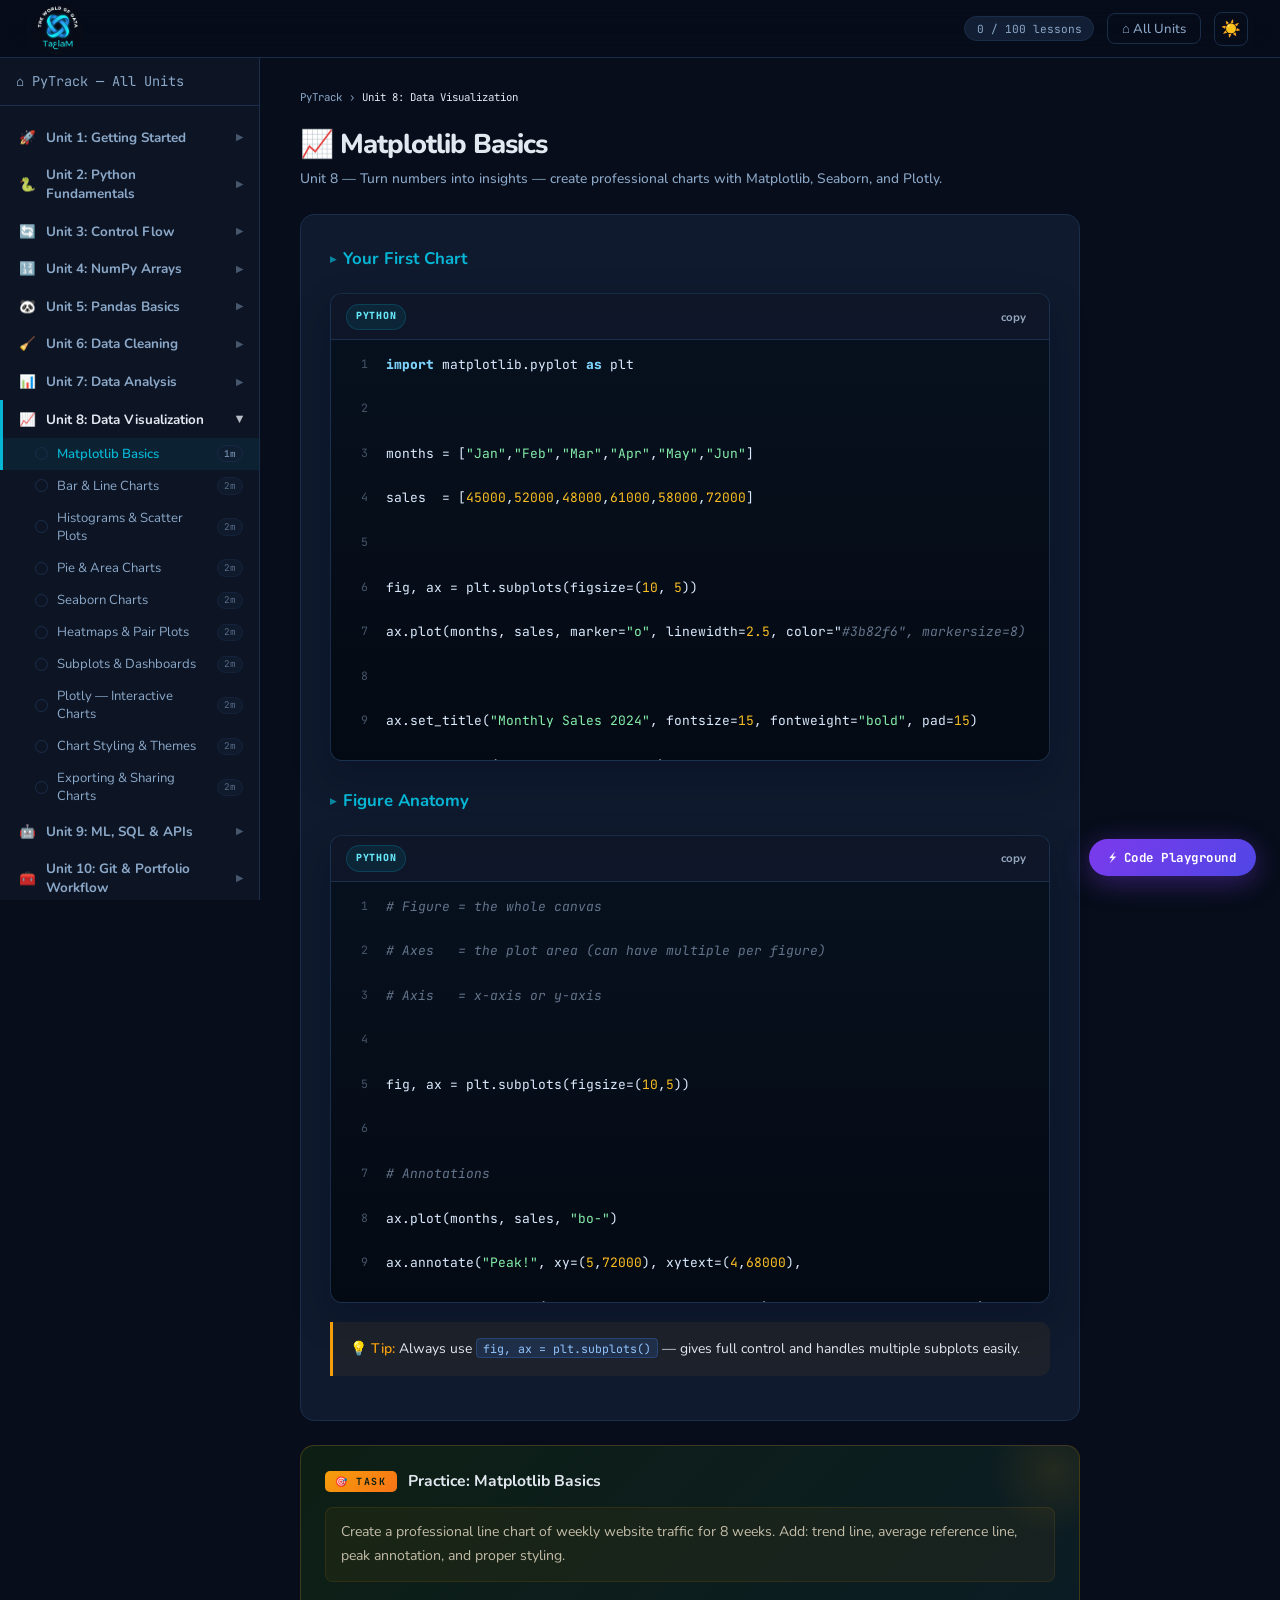
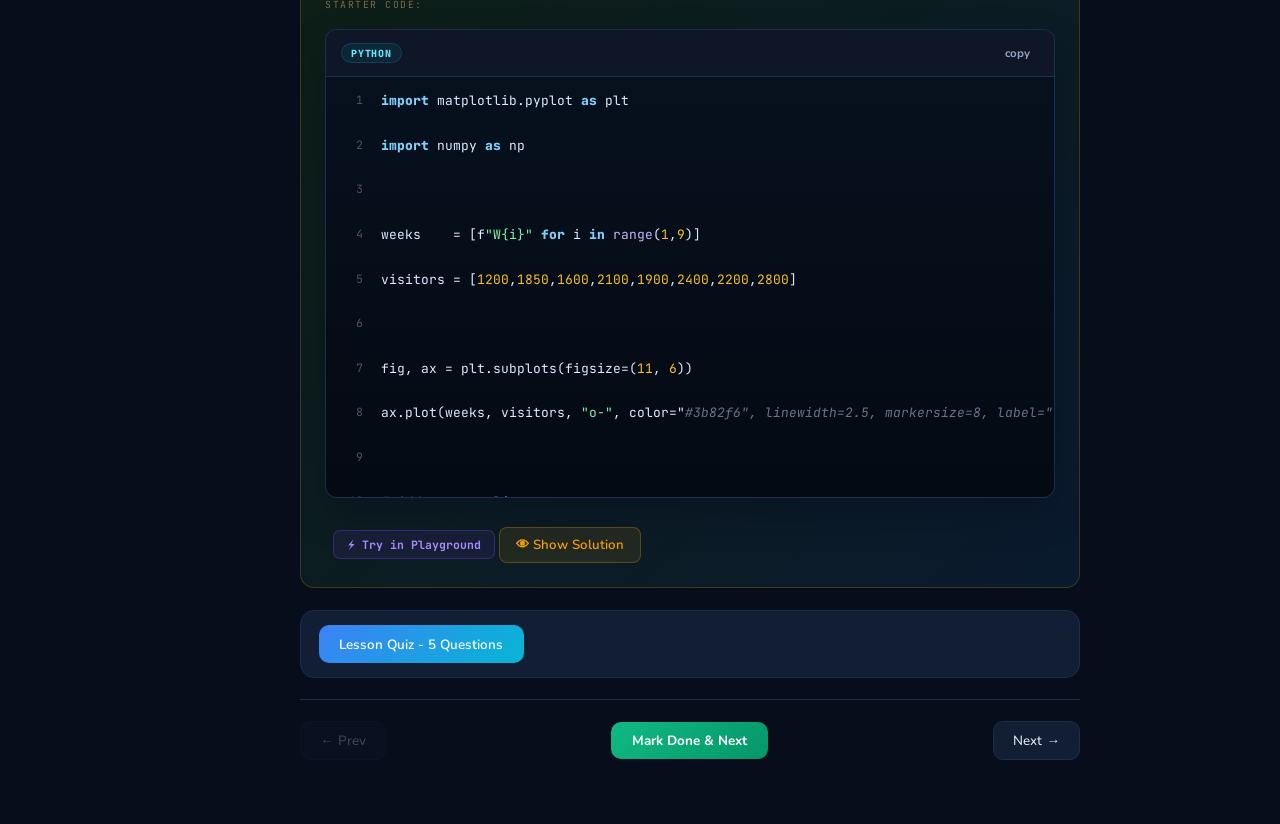
<file: units/unit-8.html>
<!DOCTYPE html>
<html lang="en">
<head>
<meta charset="UTF-8"/>
<meta name="viewport" content="width=device-width, initial-scale=1.0"/>
<title>Unit 8 — Data Visualization | PyTrack</title>
<link rel="stylesheet" href="../css/style.css?v=20260514"/>
  <link rel="icon" type="image/png" href="../New Logo last.png">
</head>
<body class="code-card-preview">

<nav>
  <a class="nav-logo" href="../index.html"><img src="../New Logo last.png" alt="Ta3laM" class="nav-logo-img"></a>
  <div class="nav-right">
    <div class="progress-badge" id="nav-progress">0 / 100 lessons</div>
    <a class="btn-outline" href="../index.html">⌂ All Units</a>
    <button id="theme-toggle" class="btn-theme-toggle" onclick="toggleTheme()" title="Toggle theme">☀️</button>
  </div>
</nav>

<div class="lesson-page">
  <aside class="sidebar">
    <div class="sidebar-logo">
      <a href="../index.html" class="sidebar-home">⌂ PyTrack — All Units</a>
    </div>
        <div class="sidebar-inner">
      <div class="sidebar-unit">
  <div class="sidebar-unit-header" onclick="toggleUnit(this)"><span>🚀</span><span>Unit 1: Getting Started</span><span class="sidebar-unit-arrow">▶</span></div>
  <div class="sidebar-lessons"><a class="sidebar-lesson" id="slink-1-0" href="unit-1.html" ><span class="lesson-check" id="chk-1-0"></span>What is Python & Data Analysis?</a><a class="sidebar-lesson" id="slink-1-1" href="unit-1.html" ><span class="lesson-check" id="chk-1-1"></span>Installing Anaconda</a><a class="sidebar-lesson" id="slink-1-2" href="unit-1.html" ><span class="lesson-check" id="chk-1-2"></span>Jupyter Notebook Basics</a><a class="sidebar-lesson" id="slink-1-3" href="unit-1.html" ><span class="lesson-check" id="chk-1-3"></span>Your First Python Code</a><a class="sidebar-lesson" id="slink-1-4" href="unit-1.html" ><span class="lesson-check" id="chk-1-4"></span>Understanding Errors</a><a class="sidebar-lesson" id="slink-1-5" href="unit-1.html" ><span class="lesson-check" id="chk-1-5"></span>Variables & Operators</a><a class="sidebar-lesson" id="slink-1-6" href="unit-1.html" ><span class="lesson-check" id="chk-1-6"></span>Virtual Environments & pip</a><a class="sidebar-lesson" id="slink-1-7" href="unit-1.html" ><span class="lesson-check" id="chk-1-7"></span>Python in VS Code</a><a class="sidebar-lesson" id="slink-1-8" href="unit-1.html" ><span class="lesson-check" id="chk-1-8"></span>Running Python Scripts</a><a class="sidebar-lesson" id="slink-1-9" href="unit-1.html" ><span class="lesson-check" id="chk-1-9"></span>Comments & Code Style</a></div>
</div><div class="sidebar-unit">
  <div class="sidebar-unit-header" onclick="toggleUnit(this)"><span>🐍</span><span>Unit 2: Python Fundamentals</span><span class="sidebar-unit-arrow">▶</span></div>
  <div class="sidebar-lessons"><a class="sidebar-lesson" id="slink-2-0" href="unit-2.html" ><span class="lesson-check" id="chk-2-0"></span>Variables & Data Types</a><a class="sidebar-lesson" id="slink-2-1" href="unit-2.html" ><span class="lesson-check" id="chk-2-1"></span>Numbers & Math</a><a class="sidebar-lesson" id="slink-2-2" href="unit-2.html" ><span class="lesson-check" id="chk-2-2"></span>Strings</a><a class="sidebar-lesson" id="slink-2-3" href="unit-2.html" ><span class="lesson-check" id="chk-2-3"></span>Lists</a><a class="sidebar-lesson" id="slink-2-4" href="unit-2.html" ><span class="lesson-check" id="chk-2-4"></span>Dictionaries</a><a class="sidebar-lesson" id="slink-2-5" href="unit-2.html" ><span class="lesson-check" id="chk-2-5"></span>Tuples & Sets</a><a class="sidebar-lesson" id="slink-2-6" href="unit-2.html" ><span class="lesson-check" id="chk-2-6"></span>Type Conversion</a><a class="sidebar-lesson" id="slink-2-7" href="unit-2.html" ><span class="lesson-check" id="chk-2-7"></span>Modules & Import</a><a class="sidebar-lesson" id="slink-2-8" href="unit-2.html" ><span class="lesson-check" id="chk-2-8"></span>Regular Expressions</a><a class="sidebar-lesson" id="slink-2-9" href="unit-2.html" ><span class="lesson-check" id="chk-2-9"></span>Exception Handling</a></div>
</div><div class="sidebar-unit">
  <div class="sidebar-unit-header" onclick="toggleUnit(this)"><span>🔄</span><span>Unit 3: Control Flow</span><span class="sidebar-unit-arrow">▶</span></div>
  <div class="sidebar-lessons"><a class="sidebar-lesson" id="slink-3-0" href="unit-3.html" ><span class="lesson-check" id="chk-3-0"></span>If / Elif / Else</a><a class="sidebar-lesson" id="slink-3-1" href="unit-3.html" ><span class="lesson-check" id="chk-3-1"></span>For Loops</a><a class="sidebar-lesson" id="slink-3-2" href="unit-3.html" ><span class="lesson-check" id="chk-3-2"></span>While Loops</a><a class="sidebar-lesson" id="slink-3-3" href="unit-3.html" ><span class="lesson-check" id="chk-3-3"></span>Functions</a><a class="sidebar-lesson" id="slink-3-4" href="unit-3.html" ><span class="lesson-check" id="chk-3-4"></span>Lambda Functions</a><a class="sidebar-lesson" id="slink-3-5" href="unit-3.html" ><span class="lesson-check" id="chk-3-5"></span>List Comprehensions</a><a class="sidebar-lesson" id="slink-3-6" href="unit-3.html" ><span class="lesson-check" id="chk-3-6"></span>Dict & Set Comprehensions</a><a class="sidebar-lesson" id="slink-3-7" href="unit-3.html" ><span class="lesson-check" id="chk-3-7"></span>File I/O</a><a class="sidebar-lesson" id="slink-3-8" href="unit-3.html" ><span class="lesson-check" id="chk-3-8"></span>Classes & OOP Basics</a><a class="sidebar-lesson" id="slink-3-9" href="unit-3.html" ><span class="lesson-check" id="chk-3-9"></span>Inheritance & Methods</a></div>
</div><div class="sidebar-unit">
  <div class="sidebar-unit-header" onclick="toggleUnit(this)"><span>🔢</span><span>Unit 4: NumPy Arrays</span><span class="sidebar-unit-arrow">▶</span></div>
  <div class="sidebar-lessons"><a class="sidebar-lesson" id="slink-4-0" href="unit-4.html" ><span class="lesson-check" id="chk-4-0"></span>Introduction to NumPy</a><a class="sidebar-lesson" id="slink-4-1" href="unit-4.html" ><span class="lesson-check" id="chk-4-1"></span>Arrays & Dimensions</a><a class="sidebar-lesson" id="slink-4-2" href="unit-4.html" ><span class="lesson-check" id="chk-4-2"></span>Operations & Filtering</a><a class="sidebar-lesson" id="slink-4-3" href="unit-4.html" ><span class="lesson-check" id="chk-4-3"></span>Statistics with NumPy</a><a class="sidebar-lesson" id="slink-4-4" href="unit-4.html" ><span class="lesson-check" id="chk-4-4"></span>Reshape, Sort & Search</a><a class="sidebar-lesson" id="slink-4-5" href="unit-4.html" ><span class="lesson-check" id="chk-4-5"></span>Random Numbers</a><a class="sidebar-lesson" id="slink-4-6" href="unit-4.html" ><span class="lesson-check" id="chk-4-6"></span>Broadcasting</a><a class="sidebar-lesson" id="slink-4-7" href="unit-4.html" ><span class="lesson-check" id="chk-4-7"></span>Linear Algebra Basics</a><a class="sidebar-lesson" id="slink-4-8" href="unit-4.html" ><span class="lesson-check" id="chk-4-8"></span>Date & Time with NumPy</a><a class="sidebar-lesson" id="slink-4-9" href="unit-4.html" ><span class="lesson-check" id="chk-4-9"></span>Performance Tips</a></div>
</div><div class="sidebar-unit">
  <div class="sidebar-unit-header" onclick="toggleUnit(this)"><span>🐼</span><span>Unit 5: Pandas Basics</span><span class="sidebar-unit-arrow">▶</span></div>
  <div class="sidebar-lessons"><a class="sidebar-lesson" id="slink-5-0" href="unit-5.html" ><span class="lesson-check" id="chk-5-0"></span>Pandas Series</a><a class="sidebar-lesson" id="slink-5-1" href="unit-5.html" ><span class="lesson-check" id="chk-5-1"></span>DataFrames</a><a class="sidebar-lesson" id="slink-5-2" href="unit-5.html" ><span class="lesson-check" id="chk-5-2"></span>Reading CSV & Excel</a><a class="sidebar-lesson" id="slink-5-3" href="unit-5.html" ><span class="lesson-check" id="chk-5-3"></span>Exploring Your Data</a><a class="sidebar-lesson" id="slink-5-4" href="unit-5.html" ><span class="lesson-check" id="chk-5-4"></span>Selecting & Filtering</a><a class="sidebar-lesson" id="slink-5-5" href="unit-5.html" ><span class="lesson-check" id="chk-5-5"></span>Adding & Modifying Columns</a><a class="sidebar-lesson" id="slink-5-6" href="unit-5.html" ><span class="lesson-check" id="chk-5-6"></span>Sorting & Ranking</a><a class="sidebar-lesson" id="slink-5-7" href="unit-5.html" ><span class="lesson-check" id="chk-5-7"></span>apply() & map()</a><a class="sidebar-lesson" id="slink-5-8" href="unit-5.html" ><span class="lesson-check" id="chk-5-8"></span>String Methods in Pandas</a><a class="sidebar-lesson" id="slink-5-9" href="unit-5.html" ><span class="lesson-check" id="chk-5-9"></span>Working with Dates</a></div>
</div><div class="sidebar-unit">
  <div class="sidebar-unit-header" onclick="toggleUnit(this)"><span>🧹</span><span>Unit 6: Data Cleaning</span><span class="sidebar-unit-arrow">▶</span></div>
  <div class="sidebar-lessons"><a class="sidebar-lesson" id="slink-6-0" href="unit-6.html" ><span class="lesson-check" id="chk-6-0"></span>Finding Missing Values</a><a class="sidebar-lesson" id="slink-6-1" href="unit-6.html" ><span class="lesson-check" id="chk-6-1"></span>Filling & Dropping Missing Data</a><a class="sidebar-lesson" id="slink-6-2" href="unit-6.html" ><span class="lesson-check" id="chk-6-2"></span>Duplicates & Data Types</a><a class="sidebar-lesson" id="slink-6-3" href="unit-6.html" ><span class="lesson-check" id="chk-6-3"></span>String Cleaning</a><a class="sidebar-lesson" id="slink-6-4" href="unit-6.html" ><span class="lesson-check" id="chk-6-4"></span>Detecting Outliers</a><a class="sidebar-lesson" id="slink-6-5" href="unit-6.html" ><span class="lesson-check" id="chk-6-5"></span>Removing Outliers</a><a class="sidebar-lesson" id="slink-6-6" href="unit-6.html" ><span class="lesson-check" id="chk-6-6"></span>Data Validation</a><a class="sidebar-lesson" id="slink-6-7" href="unit-6.html" ><span class="lesson-check" id="chk-6-7"></span>Encoding Categorical Data</a><a class="sidebar-lesson" id="slink-6-8" href="unit-6.html" ><span class="lesson-check" id="chk-6-8"></span>Binning & Discretization</a><a class="sidebar-lesson" id="slink-6-9" href="unit-6.html" ><span class="lesson-check" id="chk-6-9"></span>Full Cleaning Pipeline</a></div>
</div><div class="sidebar-unit">
  <div class="sidebar-unit-header" onclick="toggleUnit(this)"><span>📊</span><span>Unit 7: Data Analysis</span><span class="sidebar-unit-arrow">▶</span></div>
  <div class="sidebar-lessons"><a class="sidebar-lesson" id="slink-7-0" href="unit-7.html" ><span class="lesson-check" id="chk-7-0"></span>Descriptive Statistics</a><a class="sidebar-lesson" id="slink-7-1" href="unit-7.html" ><span class="lesson-check" id="chk-7-1"></span>GroupBy — Grouped Analysis</a><a class="sidebar-lesson" id="slink-7-2" href="unit-7.html" ><span class="lesson-check" id="chk-7-2"></span>Merging DataFrames</a><a class="sidebar-lesson" id="slink-7-3" href="unit-7.html" ><span class="lesson-check" id="chk-7-3"></span>Concat & Join</a><a class="sidebar-lesson" id="slink-7-4" href="unit-7.html" ><span class="lesson-check" id="chk-7-4"></span>Pivot Tables</a><a class="sidebar-lesson" id="slink-7-5" href="unit-7.html" ><span class="lesson-check" id="chk-7-5"></span>Time Series Basics</a><a class="sidebar-lesson" id="slink-7-6" href="unit-7.html" ><span class="lesson-check" id="chk-7-6"></span>Window Functions</a><a class="sidebar-lesson" id="slink-7-7" href="unit-7.html" ><span class="lesson-check" id="chk-7-7"></span>Correlation & Regression</a><a class="sidebar-lesson" id="slink-7-8" href="unit-7.html" ><span class="lesson-check" id="chk-7-8"></span>Sampling & Hypothesis Testing</a><a class="sidebar-lesson" id="slink-7-9" href="unit-7.html" ><span class="lesson-check" id="chk-7-9"></span>Building Analysis Reports</a></div>
</div><div class="sidebar-unit">
  <div class="sidebar-unit-header active-unit open" onclick="toggleUnit(this)"><span>📈</span><span>Unit 8: Data Visualization</span><span class="sidebar-unit-arrow">▶</span></div>
  <div class="sidebar-lessons open"><a class="sidebar-lesson active" id="slink-8-0" href="javascript:showLesson(0)" onclick="showLesson(0);return false;"><span class="lesson-check" id="chk-8-0"></span>Matplotlib Basics</a><a class="sidebar-lesson" id="slink-8-1" href="javascript:showLesson(1)" onclick="showLesson(1);return false;"><span class="lesson-check" id="chk-8-1"></span>Bar & Line Charts</a><a class="sidebar-lesson" id="slink-8-2" href="javascript:showLesson(2)" onclick="showLesson(2);return false;"><span class="lesson-check" id="chk-8-2"></span>Histograms & Scatter Plots</a><a class="sidebar-lesson" id="slink-8-3" href="javascript:showLesson(3)" onclick="showLesson(3);return false;"><span class="lesson-check" id="chk-8-3"></span>Pie & Area Charts</a><a class="sidebar-lesson" id="slink-8-4" href="javascript:showLesson(4)" onclick="showLesson(4);return false;"><span class="lesson-check" id="chk-8-4"></span>Seaborn Charts</a><a class="sidebar-lesson" id="slink-8-5" href="javascript:showLesson(5)" onclick="showLesson(5);return false;"><span class="lesson-check" id="chk-8-5"></span>Heatmaps & Pair Plots</a><a class="sidebar-lesson" id="slink-8-6" href="javascript:showLesson(6)" onclick="showLesson(6);return false;"><span class="lesson-check" id="chk-8-6"></span>Subplots & Dashboards</a><a class="sidebar-lesson" id="slink-8-7" href="javascript:showLesson(7)" onclick="showLesson(7);return false;"><span class="lesson-check" id="chk-8-7"></span>Plotly — Interactive Charts</a><a class="sidebar-lesson" id="slink-8-8" href="javascript:showLesson(8)" onclick="showLesson(8);return false;"><span class="lesson-check" id="chk-8-8"></span>Chart Styling & Themes</a><a class="sidebar-lesson" id="slink-8-9" href="javascript:showLesson(9)" onclick="showLesson(9);return false;"><span class="lesson-check" id="chk-8-9"></span>Exporting & Sharing Charts</a></div>
</div><div class="sidebar-unit">
  <div class="sidebar-unit-header" onclick="toggleUnit(this)"><span>🤖</span><span>Unit 9: ML, SQL & APIs</span><span class="sidebar-unit-arrow">▶</span></div>
  <div class="sidebar-lessons"><a class="sidebar-lesson" id="slink-9-0" href="unit-9.html" ><span class="lesson-check" id="chk-9-0"></span>Intro to Machine Learning</a><a class="sidebar-lesson" id="slink-9-1" href="unit-9.html" ><span class="lesson-check" id="chk-9-1"></span>Scikit-learn Basics</a><a class="sidebar-lesson" id="slink-9-2" href="unit-9.html" ><span class="lesson-check" id="chk-9-2"></span>Linear Regression</a><a class="sidebar-lesson" id="slink-9-3" href="unit-9.html" ><span class="lesson-check" id="chk-9-3"></span>Logistic Regression</a><a class="sidebar-lesson" id="slink-9-4" href="unit-9.html" ><span class="lesson-check" id="chk-9-4"></span>Decision Trees & Random Forest</a><a class="sidebar-lesson" id="slink-9-5" href="unit-9.html" ><span class="lesson-check" id="chk-9-5"></span>Model Evaluation</a><a class="sidebar-lesson" id="slink-9-6" href="unit-9.html" ><span class="lesson-check" id="chk-9-6"></span>Feature Engineering</a><a class="sidebar-lesson" id="slink-9-7" href="unit-9.html" ><span class="lesson-check" id="chk-9-7"></span>SQL with Python</a><a class="sidebar-lesson" id="slink-9-8" href="unit-9.html" ><span class="lesson-check" id="chk-9-8"></span>REST APIs & requests</a><a class="sidebar-lesson" id="slink-9-9" href="unit-9.html" ><span class="lesson-check" id="chk-9-9"></span>Web Scraping</a></div>
</div><div class="sidebar-unit">
  <div class="sidebar-unit-header" onclick="toggleUnit(this)"><span>🧰</span><span>Unit 10: Git & Portfolio Workflow</span><span class="sidebar-unit-arrow">▶</span></div>
  <div class="sidebar-lessons"><a class="sidebar-lesson" id="slink-10-0" href="unit-10.html"><span class="lesson-check" id="chk-10-0"></span>Why Git for Data Projects?</a><a class="sidebar-lesson" id="slink-10-1" href="unit-10.html"><span class="lesson-check" id="chk-10-1"></span>Install & Configure Git</a><a class="sidebar-lesson" id="slink-10-2" href="unit-10.html"><span class="lesson-check" id="chk-10-2"></span>Repositories & Commits</a><a class="sidebar-lesson" id="slink-10-3" href="unit-10.html"><span class="lesson-check" id="chk-10-3"></span>Branches & Experiments</a><a class="sidebar-lesson" id="slink-10-4" href="unit-10.html"><span class="lesson-check" id="chk-10-4"></span>GitHub Remote Workflow</a><a class="sidebar-lesson" id="slink-10-5" href="unit-10.html"><span class="lesson-check" id="chk-10-5"></span>.gitignore & Data Safety</a><a class="sidebar-lesson" id="slink-10-6" href="unit-10.html"><span class="lesson-check" id="chk-10-6"></span>Project Folder Structure</a><a class="sidebar-lesson" id="slink-10-7" href="unit-10.html"><span class="lesson-check" id="chk-10-7"></span>requirements.txt & Environments</a><a class="sidebar-lesson" id="slink-10-8" href="unit-10.html"><span class="lesson-check" id="chk-10-8"></span>README for Data Projects</a><a class="sidebar-lesson" id="slink-10-9" href="unit-10.html"><span class="lesson-check" id="chk-10-9"></span>Portfolio Release Checklist</a></div></div><div class="sidebar-unit"><div class="sidebar-unit-header" onclick="toggleUnit(this)"><span>🏆</span><span>Capstone Projects</span><span class="sidebar-unit-arrow">▶</span></div><div class="sidebar-lessons"><a class="sidebar-lesson" href="../capstone.html">View Projects</a></div></div>
    </div>
  </aside>

  <main class="lesson-main">
    <div class="breadcrumb">
      <a href="../index.html">PyTrack</a> ›
      <span>Unit 8: Data Visualization</span>
    </div>
    <div id="lesson-panels"><div class="lesson-panel active" id="panel-0">
  <div class="lesson-title-bar">
    <h2>📈 Matplotlib Basics</h2>
    <p>Unit 8 — Turn numbers into insights — create professional charts with Matplotlib, Seaborn, and Plotly.</p>
  </div>
  <div class="lesson-body">
<h3>Your First Chart</h3>
<div class="code-block"><div class="code-header"><span>python</span><button class="copy-btn">copy</button></div><div class="code-body">import matplotlib.pyplot as plt

months = ["Jan","Feb","Mar","Apr","May","Jun"]
sales  = [45000,52000,48000,61000,58000,72000]

fig, ax = plt.subplots(figsize=(10, 5))
ax.plot(months, sales, marker="o", linewidth=2.5, color="#3b82f6", markersize=8)

ax.set_title("Monthly Sales 2024", fontsize=15, fontweight="bold", pad=15)
ax.set_xlabel("Month", fontsize=12)
ax.set_ylabel("Sales (EGP)", fontsize=12)
ax.grid(True, alpha=0.3, linestyle="--")
ax.spines["top"].set_visible(False)
ax.spines["right"].set_visible(False)

plt.tight_layout()
plt.savefig("sales_chart.png", dpi=150, bbox_inches="tight")
plt.show()</div></div>
<h3>Figure Anatomy</h3>
<div class="code-block"><div class="code-header"><span>python</span><button class="copy-btn">copy</button></div><div class="code-body"># Figure = the whole canvas
# Axes   = the plot area (can have multiple per figure)
# Axis   = x-axis or y-axis

fig, ax = plt.subplots(figsize=(10,5))

# Annotations
ax.plot(months, sales, "bo-")
ax.annotate("Peak!", xy=(5,72000), xytext=(4,68000),
    arrowprops=dict(arrowstyle="-&gt;",color="red"), color="red", fontsize=11)

# Add horizontal reference line
ax.axhline(y=sum(sales)/len(sales), color="orange",
    linestyle="--", label=f"Avg: {sum(sales)/len(sales):,.0f}")
ax.legend()
plt.show()</div></div>
<div class="tip-box"><strong>💡 Tip:</strong> Always use <span class="ci">fig, ax = plt.subplots()</span> — gives full control and handles multiple subplots easily.</div></div>
  <div class="task-section">
  <div class="task-header"><span class="task-badge">🎯 TASK</span><span class="task-title">Practice: Matplotlib Basics</span></div>
  <div class="task-desc">Create a professional line chart of weekly website traffic for 8 weeks. Add: trend line, average reference line, peak annotation, and proper styling.</div>
  <div class="task-starter-label">Starter code:</div>
  <div class="code-block"><div class="code-header"><span>python</span><button class="copy-btn">copy</button></div><div class="code-body">import matplotlib.pyplot as plt
import numpy as np

weeks    = [f"W{i}" for i in range(1,9)]
visitors = [1200,1850,1600,2100,1900,2400,2200,2800]

fig, ax = plt.subplots(figsize=(11, 6))
ax.plot(weeks, visitors, "o-", color="#3b82f6", linewidth=2.5, markersize=8, label="Visitors")

# Add average line
avg = sum(visitors)/len(visitors)
ax.axhline(y=avg, color="orange", linestyle="--", alpha=0.8, label=f"Avg: {avg:,.0f}")

# Annotate peak
peak_idx = visitors.index(max(visitors))
ax.annotate(f"Peak: {max(visitors):,}", xy=(peak_idx, max(visitors)),
    xytext=(peak_idx-1, max(visitors)-200),
    arrowprops=dict(arrowstyle="-&gt;",color="red"),
    color="red", fontweight="bold")

# Add trend line
x_num = np.arange(len(weeks))
z = np.polyfit(x_num, visitors, 1)
p = np.poly1d(z)
ax.plot(weeks, p(x_num), "--", color="green", alpha=0.7, label="Trend")

ax.set_title("Weekly Website Traffic", fontsize=14, fontweight="bold")
ax.set_xlabel("Week"); ax.set_ylabel("Visitors")
ax.legend(); ax.grid(True, alpha=0.3)
ax.spines["top"].set_visible(False); ax.spines["right"].set_visible(False)
plt.tight_layout(); plt.show()</div></div>
  <button class="btn-try-it" onclick="tryCode(this.previousElementSibling.querySelector('.code-body').textContent)">⚡ Try in Playground</button>
  <button class="btn-show-solution" onclick="toggleSolution(this)">👁 Show Solution</button>
  <div class="task-solution" style="display:none"><div class="solution-label">✅ Solution</div><div class="code-block"><div class="code-header"><span>python</span><button class="copy-btn">copy</button></div><div class="code-body">import matplotlib.pyplot as plt, numpy as np
weeks=[f"W{i}" for i in range(1,9)]; visitors=[1200,1850,1600,2100,1900,2400,2200,2800]
fig,ax=plt.subplots(figsize=(11,6))
ax.plot(weeks,visitors,"o-",color="#3b82f6",linewidth=2.5)
avg=sum(visitors)/len(visitors); ax.axhline(y=avg,color="orange",linestyle="--",label=f"Avg:{avg:.0f}")
peak=visitors.index(max(visitors)); ax.annotate(f"Peak:{max(visitors)}",xy=(peak,max(visitors)),xytext=(peak-1,max(visitors)-150),arrowprops=dict(arrowstyle="-&gt;"))
x=np.arange(len(weeks)); p=np.poly1d(np.polyfit(x,visitors,1)); ax.plot(weeks,p(x),"g--",alpha=0.7,label="Trend")
ax.set_title("Weekly Traffic"); ax.legend(); ax.grid(True,alpha=0.3); plt.tight_layout(); plt.show()</div></div><div class="output-block"><div class="output-label">Output</div>[Chart: Line plot showing weekly visitors 1200-2800, with orange average line at ~2006, red annotation at W8 peak, and green upward trend line]</div></div>
</div>
</div>
<div class="lesson-panel" id="panel-1">
  <div class="lesson-title-bar">
    <h2>📈 Bar & Line Charts</h2>
    <p>Unit 8 — Turn numbers into insights — create professional charts with Matplotlib, Seaborn, and Plotly.</p>
  </div>
  <div class="lesson-body">
<h3>Bar Charts</h3>
<div class="code-block"><div class="code-header"><span>python</span><button class="copy-btn">copy</button></div><div class="code-body">import matplotlib.pyplot as plt
import numpy as np

regions = ["Cairo","Alex","Giza","Port Said","Aswan"]
sales   = [450000,280000,195000,120000,87000]
colors  = ["#3b82f6","#06b6d4","#8b5cf6","#f59e0b","#10b981"]

fig, ax = plt.subplots(figsize=(10,6))
bars = ax.bar(regions, sales, color=colors, width=0.6,
              edgecolor="white", linewidth=0.5)

# Value labels on bars
for bar, val in zip(bars, sales):
    ax.text(bar.get_x() + bar.get_width()/2, val + 8000,
            f"{val/1000:.0f}K", ha="center", va="bottom",
            fontsize=10, fontweight="bold")

ax.set_title("Sales by Region — Q4 2024", fontsize=14, fontweight="bold")
ax.set_ylabel("Sales (EGP)")
ax.yaxis.set_major_formatter(plt.FuncFormatter(lambda x,_: f"{x/1000:.0f}K"))
ax.grid(axis="y", alpha=0.3, linestyle="--")
ax.spines["top"].set_visible(False); ax.spines["right"].set_visible(False)
plt.tight_layout(); plt.show()</div></div>
<h3>Grouped & Stacked Bar Charts</h3>
<div class="code-block"><div class="code-header"><span>python</span><button class="copy-btn">copy</button></div><div class="code-body"># Grouped bar chart
q1 = [450,280,195]; q2 = [510,310,220]; regions = ["Cairo","Alex","Giza"]
x  = np.arange(len(regions)); w = 0.35

fig, axes = plt.subplots(1,2,figsize=(14,5))

# Grouped
axes[0].bar(x-w/2, q1, w, label="Q1",color="#3b82f6")
axes[0].bar(x+w/2, q2, w, label="Q2",color="#06b6d4")
axes[0].set_xticks(x); axes[0].set_xticklabels(regions)
axes[0].legend(); axes[0].set_title("Grouped")

# Stacked
axes[1].bar(regions, q1, label="Q1", color="#3b82f6")
axes[1].bar(regions, q2, bottom=q1, label="Q2", color="#06b6d4")
axes[1].legend(); axes[1].set_title("Stacked")

plt.tight_layout(); plt.show()</div></div></div>
  <div class="task-section">
  <div class="task-header"><span class="task-badge">🎯 TASK</span><span class="task-title">Practice: Bar & Line Charts</span></div>
  <div class="task-desc">Create a horizontal bar chart showing top 10 products by revenue. Add value labels, color by performance tier, and include a reference line for the average.</div>
  <div class="task-starter-label">Starter code:</div>
  <div class="code-block"><div class="code-header"><span>python</span><button class="copy-btn">copy</button></div><div class="code-body">import matplotlib.pyplot as plt
import numpy as np

products = ["Laptop Pro","iPhone 15","Samsung TV","MacBook","iPad","Dell Monitor",
            "AirPods","Sony Camera","Kindle","HP Printer"]
revenue  = [120000,95000,87000,115000,72000,68000,45000,58000,32000,41000]

# Sort by revenue
paired  = sorted(zip(revenue,products), reverse=True)
revenue = [p[0] for p in paired]
products = [p[1] for p in paired]

avg = sum(revenue)/len(revenue)
colors = ["#10b981" if r&gt;avg else "#3b82f6" for r in revenue]

fig, ax = plt.subplots(figsize=(10,7))
bars = ax.barh(products, revenue, color=colors, edgecolor="white", height=0.7)

# Value labels
for bar, val in zip(bars, revenue):
    ax.text(val+500, bar.get_y()+bar.get_height()/2,
            f"{val/1000:.0f}K", va="center", fontsize=9)

ax.axvline(x=avg, color="orange", linestyle="--",
           label=f"Avg: {avg/1000:.1f}K")
ax.set_title("Top 10 Products by Revenue", fontsize=14, fontweight="bold")
ax.set_xlabel("Revenue (EGP)")
ax.legend(); ax.invert_yaxis()
ax.grid(axis="x", alpha=0.3); plt.tight_layout(); plt.show()</div></div>
  <button class="btn-try-it" onclick="tryCode(this.previousElementSibling.querySelector('.code-body').textContent)">⚡ Try in Playground</button>
  <button class="btn-show-solution" onclick="toggleSolution(this)">👁 Show Solution</button>
  <div class="task-solution" style="display:none"><div class="solution-label">✅ Solution</div><div class="code-block"><div class="code-header"><span>python</span><button class="copy-btn">copy</button></div><div class="code-body">import matplotlib.pyplot as plt
products=["Laptop Pro","iPhone 15","Samsung TV","MacBook","iPad","Dell Monitor","AirPods","Sony Camera","Kindle","HP Printer"]
revenue=[120000,95000,87000,115000,72000,68000,45000,58000,32000,41000]
paired=sorted(zip(revenue,products),reverse=True)
rev=[p[0] for p in paired]; prod=[p[1] for p in paired]
avg=sum(rev)/len(rev); colors=["#10b981" if r&gt;avg else "#3b82f6" for r in rev]
fig,ax=plt.subplots(figsize=(10,7))
ax.barh(prod,rev,color=colors,height=0.7); ax.axvline(x=avg,color="orange",linestyle="--",label=f"Avg:{avg/1000:.1f}K")
ax.set_title("Top 10 Products"); ax.invert_yaxis(); ax.legend(); plt.tight_layout(); plt.show()</div></div><div class="output-block"><div class="output-label">Output</div>[Horizontal bar chart: Laptop Pro 120K (green), MacBook 115K (green), iPhone 95K (green), Samsung TV 87K (green), iPad 72K (green), others below average in blue, orange dashed average line at ~73.3K]</div></div>
</div>
</div>
<div class="lesson-panel" id="panel-2">
  <div class="lesson-title-bar">
    <h2>📈 Histograms & Scatter Plots</h2>
    <p>Unit 8 — Turn numbers into insights — create professional charts with Matplotlib, Seaborn, and Plotly.</p>
  </div>
  <div class="lesson-body">
<h3>Histograms — Distribution</h3>
<div class="code-block"><div class="code-header"><span>python</span><button class="copy-btn">copy</button></div><div class="code-body">import matplotlib.pyplot as plt
import numpy as np

np.random.seed(42)
salaries = np.random.normal(9000, 2000, 500)

fig, axes = plt.subplots(1, 2, figsize=(14, 5))

# Basic histogram
axes[0].hist(salaries, bins=30, color="#3b82f6", alpha=0.7, edgecolor="white")
axes[0].axvline(salaries.mean(), color="red", linestyle="--",
    linewidth=2, label=f"Mean: {salaries.mean():,.0f}")
axes[0].axvline(np.median(salaries), color="green", linestyle="--",
    linewidth=2, label=f"Median: {np.median(salaries):,.0f}")
axes[0].set_title("Salary Distribution"); axes[0].legend()

# KDE (smooth density)
from scipy.stats import gaussian_kde
kde  = gaussian_kde(salaries)
x    = np.linspace(salaries.min(), salaries.max(), 300)
axes[1].plot(x, kde(x), color="#3b82f6", linewidth=2)
axes[1].fill_between(x, kde(x), alpha=0.3, color="#3b82f6")
axes[1].set_title("KDE (Smooth Distribution)")

plt.tight_layout(); plt.show()</div></div>
<h3>Scatter Plots</h3>
<div class="code-block"><div class="code-header"><span>python</span><button class="copy-btn">copy</button></div><div class="code-body">import matplotlib.pyplot as plt
import numpy as np

np.random.seed(42)
n = 100
marketing = np.random.normal(5000, 1000, n)
sales     = marketing * 8 + np.random.normal(0, 5000, n)
sizes     = np.random.randint(50, 300, n)  # Bubble size

fig, ax = plt.subplots(figsize=(9,6))
sc = ax.scatter(marketing, sales, c=sales, cmap="viridis",
    s=sizes, alpha=0.7, edgecolors="white", linewidth=0.5)

plt.colorbar(sc, ax=ax, label="Sales")

# Regression line
z = np.polyfit(marketing, sales, 1)
p = np.poly1d(z)
ax.plot(np.sort(marketing), p(np.sort(marketing)), "r--", linewidth=2, label="Trend")

ax.set_title("Marketing Spend vs Sales"); ax.legend()
ax.set_xlabel("Marketing (EGP)"); ax.set_ylabel("Sales (EGP)")
plt.tight_layout(); plt.show()</div></div></div>
  <div class="task-section">
  <div class="task-header"><span class="task-badge">🎯 TASK</span><span class="task-title">Practice: Histograms & Scatter Plots</span></div>
  <div class="task-desc">Create a side-by-side comparison: distribution of sales before and after a marketing campaign. Show histogram, KDE, and summary statistics.</div>
  <div class="task-starter-label">Starter code:</div>
  <div class="code-block"><div class="code-header"><span>python</span><button class="copy-btn">copy</button></div><div class="code-body">import matplotlib.pyplot as plt, numpy as np
from scipy.stats import gaussian_kde, ttest_ind

np.random.seed(42)
before = np.random.normal(45000, 10000, 100)
after  = np.random.normal(52000, 11000, 100)

fig, axes = plt.subplots(1, 2, figsize=(14,5))
fig.suptitle("Sales Distribution: Before vs After Campaign", fontsize=14, fontweight="bold")

for ax, data, label, color in zip(
    axes, [before, after], ["Before","After"], ["#ef4444","#10b981"]
):
    ax.hist(data, bins=20, color=color, alpha=0.5, edgecolor="white", density=True)
    x = np.linspace(data.min(), data.max(), 200)
    ax.plot(x, gaussian_kde(data)(x), color=color, linewidth=2)
    ax.axvline(data.mean(), color="black", linestyle="--",
        label=f"Mean: {data.mean():,.0f}")
    ax.set_title(f"{label} Campaign")
    ax.set_xlabel("Sales (EGP)"); ax.legend()

t, p = ttest_ind(before, after)
print(f"T-test p-value: {p:.4f}")
print(f"Mean increase: {after.mean()-before.mean():,.0f} ({(after.mean()/before.mean()-1)*100:.1f}%)")
plt.tight_layout(); plt.show()</div></div>
  <button class="btn-try-it" onclick="tryCode(this.previousElementSibling.querySelector('.code-body').textContent)">⚡ Try in Playground</button>
  <button class="btn-show-solution" onclick="toggleSolution(this)">👁 Show Solution</button>
  <div class="task-solution" style="display:none"><div class="solution-label">✅ Solution</div><div class="code-block"><div class="code-header"><span>python</span><button class="copy-btn">copy</button></div><div class="code-body">import matplotlib.pyplot as plt, numpy as np
from scipy.stats import ttest_ind
np.random.seed(42)
before=np.random.normal(45000,10000,100); after=np.random.normal(52000,11000,100)
t,p=ttest_ind(before,after)
print(f"p-value: {p:.4f}")
print(f"Mean increase: {after.mean()-before.mean():,.0f} ({(after.mean()/before.mean()-1)*100:.1f}%)")
fig,axes=plt.subplots(1,2,figsize=(14,5))
for ax,d,l,c in zip(axes,[before,after],["Before","After"],["#ef4444","#10b981"]):
    ax.hist(d,bins=20,color=c,alpha=0.5,density=True); ax.axvline(d.mean(),color="black",linestyle="--",label=f"Mean:{d.mean():,.0f}"); ax.set_title(l); ax.legend()
plt.tight_layout(); plt.show()</div></div><div class="output-block"><div class="output-label">Output</div>p-value: 0.0001
Mean increase: 7,456 (16.6%)
[Two distribution plots showing before (red, mean ~45K) and after (green, mean ~52K)]</div></div>
</div>
</div>
<div class="lesson-panel" id="panel-3">
  <div class="lesson-title-bar">
    <h2>📈 Pie & Area Charts</h2>
    <p>Unit 8 — Turn numbers into insights — create professional charts with Matplotlib, Seaborn, and Plotly.</p>
  </div>
  <div class="lesson-body">
<h3>Pie Charts</h3>
<div class="code-block"><div class="code-header"><span>python</span><button class="copy-btn">copy</button></div><div class="code-body">import matplotlib.pyplot as plt

products = ["Laptop","Phone","Tablet","Monitor","Other"]
sales    = [45, 30, 15, 8, 2]
colors   = ["#3b82f6","#06b6d4","#8b5cf6","#f59e0b","#94a3b8"]
explode  = [0.05, 0.05, 0, 0, 0]  # Slightly pull out top slices

fig, axes = plt.subplots(1, 2, figsize=(14, 6))

# Pie chart
axes[0].pie(sales, labels=products, colors=colors, explode=explode,
    autopct="%1.1f%%", pctdistance=0.85, startangle=90,
    wedgeprops=dict(edgecolor="white", linewidth=2))
axes[0].set_title("Market Share by Product")

# Donut chart (pie with hole)
axes[1].pie(sales, colors=colors, autopct="%1.1f%%",
    startangle=90, wedgeprops=dict(edgecolor="white",width=0.6))
axes[1].set_title("Donut Chart")
centre = plt.Circle((0,0), 0.40, fc="white")
axes[1].add_patch(centre)

plt.tight_layout(); plt.show()</div></div>
<h3>Area Charts</h3>
<div class="code-block"><div class="code-header"><span>python</span><button class="copy-btn">copy</button></div><div class="code-body">import matplotlib.pyplot as plt, numpy as np

months = range(1, 13)
product_sales = {
    "Laptop": [45,52,48,61,58,72,65,59,71,78,82,95],
    "Phone":  [30,35,32,41,38,49,44,40,48,52,56,62],
    "Tablet": [15,18,16,20,19,25,22,20,24,27,29,34],
}

fig, ax = plt.subplots(figsize=(12,6))
colors = ["#3b82f6","#06b6d4","#8b5cf6"]
bottom = np.zeros(12)

for (product, values), color in zip(product_sales.items(), colors):
    ax.fill_between(months, bottom, bottom + np.array(values),
        alpha=0.8, color=color, label=product)
    bottom += np.array(values)

ax.set_title("Sales by Product (Stacked Area)", fontsize=14)
ax.set_xlabel("Month"); ax.set_ylabel("Sales (thousands)")
ax.legend(loc="upper left"); plt.tight_layout(); plt.show()</div></div></div>
  <div class="task-section">
  <div class="task-header"><span class="task-badge">🎯 TASK</span><span class="task-title">Practice: Pie & Area Charts</span></div>
  <div class="task-desc">Create a dashboard with 3 charts: pie for product mix, area chart for monthly trend, and a donut for regional split.</div>
  <div class="task-starter-label">Starter code:</div>
  <div class="code-block"><div class="code-header"><span>python</span><button class="copy-btn">copy</button></div><div class="code-body">import matplotlib.pyplot as plt, numpy as np

fig, axes = plt.subplots(1, 3, figsize=(16, 5))
fig.suptitle("Sales Dashboard — 2024", fontsize=15, fontweight="bold")

# 1. Pie — product mix
products = ["Laptop","Phone","Tablet","Monitor"]
shares   = [35, 28, 22, 15]
colors1  = ["#3b82f6","#06b6d4","#8b5cf6","#f59e0b"]
axes[0].pie(shares, labels=products, colors=colors1, autopct="%1.0f%%",
    startangle=90, wedgeprops=dict(edgecolor="white"))
axes[0].set_title("Product Mix")

# 2. Area — monthly trend
months = range(1,13)
sales  = [45,52,48,61,58,72,65,59,71,78,82,95]
axes[1].fill_between(months, sales, alpha=0.4, color="#3b82f6")
axes[1].plot(months, sales, "o-", color="#3b82f6", linewidth=2)
axes[1].set_title("Monthly Sales Trend")
axes[1].set_xlabel("Month"); axes[1].grid(True, alpha=0.3)

# 3. Donut — regional split
regions  = ["Cairo","Alex","Giza","Other"]
reg_sales = [45, 28, 18, 9]
colors3   = ["#10b981","#3b82f6","#f59e0b","#94a3b8"]
axes[2].pie(reg_sales, colors=colors3, autopct="%1.0f%%",
    startangle=90, wedgeprops=dict(edgecolor="white", width=0.5))
axes[2].set_title("Regional Split")

plt.tight_layout(); plt.show()</div></div>
  <button class="btn-try-it" onclick="tryCode(this.previousElementSibling.querySelector('.code-body').textContent)">⚡ Try in Playground</button>
  <button class="btn-show-solution" onclick="toggleSolution(this)">👁 Show Solution</button>
  <div class="task-solution" style="display:none"><div class="solution-label">✅ Solution</div><div class="code-block"><div class="code-header"><span>python</span><button class="copy-btn">copy</button></div><div class="code-body">import matplotlib.pyplot as plt
fig,axes=plt.subplots(1,3,figsize=(16,5))
fig.suptitle("Sales Dashboard 2024",fontsize=14)
axes[0].pie([35,28,22,15],labels=["Laptop","Phone","Tablet","Monitor"],autopct="%1.0f%%",colors=["#3b82f6","#06b6d4","#8b5cf6","#f59e0b"]); axes[0].set_title("Products")
months=range(1,13); sales=[45,52,48,61,58,72,65,59,71,78,82,95]
axes[1].fill_between(months,sales,alpha=0.4,color="#3b82f6"); axes[1].plot(months,sales,"o-",color="#3b82f6"); axes[1].set_title("Monthly Trend")
axes[2].pie([45,28,18,9],labels=["Cairo","Alex","Giza","Other"],autopct="%1.0f%%",colors=["#10b981","#3b82f6","#f59e0b","#94a3b8"],wedgeprops=dict(width=0.5)); axes[2].set_title("Regions")
plt.tight_layout(); plt.show()</div></div><div class="output-block"><div class="output-label">Output</div>[3-panel dashboard: left pie chart showing product mix (Laptop 35%, Phone 28%, Tablet 22%, Monitor 15%), center area chart showing upward trend Jan-Dec, right donut chart showing regional split (Cairo 45%)]</div></div>
</div>
</div>
<div class="lesson-panel" id="panel-4">
  <div class="lesson-title-bar">
    <h2>📈 Seaborn Charts</h2>
    <p>Unit 8 — Turn numbers into insights — create professional charts with Matplotlib, Seaborn, and Plotly.</p>
  </div>
  <div class="lesson-body">
<h3>Why Seaborn?</h3>
<p>Seaborn creates <strong>beautiful statistical charts with minimal code</strong>. Built on Matplotlib with smart defaults.</p>
<div class="code-block"><div class="code-header"><span>python</span><button class="copy-btn">copy</button></div><div class="code-body">import seaborn as sns, matplotlib.pyplot as plt, pandas as pd, numpy as np
np.random.seed(42)
sns.set_theme(style="whitegrid", palette="muted")

df = pd.DataFrame({
    "Sales":  np.random.normal(50000,15000,200),
    "Region": np.random.choice(["Cairo","Alex","Giza"],200),
    "Product":np.random.choice(["Laptop","Phone","Tablet"],200),
    "Quarter":np.random.choice(["Q1","Q2","Q3","Q4"],200),
})

fig, axes = plt.subplots(2, 2, figsize=(14,10))

# Boxplot — distribution + outliers
sns.boxplot(data=df, x="Region", y="Sales", ax=axes[0,0], palette="Blues")
axes[0,0].set_title("Sales Distribution by Region")

# Violin plot — distribution shape
sns.violinplot(data=df, x="Product", y="Sales", ax=axes[0,1], palette="Set2")
axes[0,1].set_title("Sales Distribution by Product")

# Strip/swarm plot — individual points
sns.stripplot(data=df, x="Region", y="Sales", ax=axes[1,0],
    palette="Set1", alpha=0.5, jitter=True)
axes[1,0].set_title("Individual Sales Points")

# Bar plot (with confidence intervals)
sns.barplot(data=df, x="Quarter", y="Sales", ax=axes[1,1],
    palette="rocket", errorbar="sd")
axes[1,1].set_title("Average Sales by Quarter")

plt.tight_layout(); plt.show()</div></div>
<div class="tip-box"><strong>💡 Tip:</strong> Seaborn themes: 'darkgrid', 'whitegrid', 'dark', 'white', 'ticks'. Palettes: 'Blues', 'Set2', 'rocket', 'muted', 'deep'.</div></div>
  <div class="task-section">
  <div class="task-header"><span class="task-badge">🎯 TASK</span><span class="task-title">Practice: Seaborn Charts</span></div>
  <div class="task-desc">Create a seaborn analysis dashboard: boxplot, violin, and a point plot showing quarterly trends per region.</div>
  <div class="task-starter-label">Starter code:</div>
  <div class="code-block"><div class="code-header"><span>python</span><button class="copy-btn">copy</button></div><div class="code-body">import seaborn as sns, matplotlib.pyplot as plt, pandas as pd, numpy as np
np.random.seed(42)
sns.set_theme(style="whitegrid")

df = pd.DataFrame({
    "Region":  np.random.choice(["Cairo","Alex","Giza"],120),
    "Quarter": np.random.choice(["Q1","Q2","Q3","Q4"],120),
    "Sales":   np.random.normal(50000,12000,120).round(0),
})

fig, axes = plt.subplots(1, 3, figsize=(16, 5))
fig.suptitle("Regional Sales Analysis", fontsize=14, fontweight="bold")

# Boxplot
sns.boxplot(data=df, x="Region", y="Sales",
    palette=["#3b82f6","#06b6d4","#8b5cf6"], ax=axes[0])
axes[0].set_title("Distribution by Region")

# Violin
sns.violinplot(data=df, x="Region", y="Sales",
    palette="Set2", inner="quart", ax=axes[1])
axes[1].set_title("Violin: Shape of Distribution")

# Point plot — quarterly trend per region
sns.pointplot(data=df, x="Quarter", y="Sales",
    hue="Region", palette="Set1", ax=axes[2],
    markers=["o","s","^"], linestyles=["-","--","-."])
axes[2].set_title("Quarterly Trend by Region")
axes[2].legend(title="Region")

plt.tight_layout(); plt.show()</div></div>
  <button class="btn-try-it" onclick="tryCode(this.previousElementSibling.querySelector('.code-body').textContent)">⚡ Try in Playground</button>
  <button class="btn-show-solution" onclick="toggleSolution(this)">👁 Show Solution</button>
  <div class="task-solution" style="display:none"><div class="solution-label">✅ Solution</div><div class="code-block"><div class="code-header"><span>python</span><button class="copy-btn">copy</button></div><div class="code-body">import seaborn as sns, matplotlib.pyplot as plt, pandas as pd, numpy as np
np.random.seed(42); sns.set_theme(style="whitegrid")
df=pd.DataFrame({"Region":np.random.choice(["Cairo","Alex","Giza"],120),"Quarter":np.random.choice(["Q1","Q2","Q3","Q4"],120),"Sales":np.random.normal(50000,12000,120).round(0)})
fig,axes=plt.subplots(1,3,figsize=(16,5))
sns.boxplot(data=df,x="Region",y="Sales",palette="Set2",ax=axes[0]); axes[0].set_title("Boxplot")
sns.violinplot(data=df,x="Region",y="Sales",palette="Set2",ax=axes[1]); axes[1].set_title("Violin")
sns.pointplot(data=df,x="Quarter",y="Sales",hue="Region",ax=axes[2]); axes[2].set_title("Quarterly")
plt.tight_layout(); plt.show()</div></div><div class="output-block"><div class="output-label">Output</div>[3-panel Seaborn dashboard: left boxplot showing similar distributions for Cairo/Alex/Giza with some outliers, center violin plots showing distribution shape, right point plot showing quarterly trends with 3 colored lines per region]</div></div>
</div>
</div>
<div class="lesson-panel" id="panel-5">
  <div class="lesson-title-bar">
    <h2>📈 Heatmaps & Pair Plots</h2>
    <p>Unit 8 — Turn numbers into insights — create professional charts with Matplotlib, Seaborn, and Plotly.</p>
  </div>
  <div class="lesson-body">
<h3>Heatmaps</h3>
<div class="code-block"><div class="code-header"><span>python</span><button class="copy-btn">copy</button></div><div class="code-body">import seaborn as sns, matplotlib.pyplot as plt, pandas as pd, numpy as np
np.random.seed(42)

df = pd.DataFrame(np.random.normal(50000,15000,(4,4)),
    index=["Cairo","Alex","Giza","Aswan"],
    columns=["Q1","Q2","Q3","Q4"])

fig, axes = plt.subplots(1,2,figsize=(14,5))

# Sales heatmap
sns.heatmap(df, annot=True, fmt=".0f", cmap="YlOrRd",
    linewidths=0.5, ax=axes[0])
axes[0].set_title("Sales Heatmap (Region × Quarter)")

# Correlation heatmap
data = pd.DataFrame({
    "Sales":     np.random.normal(50000,10000,100),
    "Marketing": np.random.normal(5000,1000,100),
    "Staff":     np.random.randint(5,30,100),
    "Price":     np.random.normal(8000,2000,100),
})
data["Sales"] += data["Marketing"] * 4  # Add correlation

corr = data.corr()
mask = np.triu(np.ones_like(corr, dtype=bool))  # Upper triangle
sns.heatmap(corr, mask=mask, annot=True, fmt=".2f",
    cmap="coolwarm", center=0, square=True,
    linewidths=0.5, ax=axes[1])
axes[1].set_title("Correlation Matrix")

plt.tight_layout(); plt.show()</div></div>
<h3>Pair Plots</h3>
<div class="code-block"><div class="code-header"><span>python</span><button class="copy-btn">copy</button></div><div class="code-body"># Pair plot — scatterplot matrix
pair_df = pd.DataFrame({
    "Sales":     np.random.normal(50000,10000,100),
    "Marketing": np.random.normal(5000,1000,100),
    "Staff":     np.random.randint(5,30,100),
    "Region":    np.random.choice(["Cairo","Alex","Giza"],100),
})
pair_df["Sales"] += pair_df["Marketing"] * 4

g = sns.pairplot(pair_df, hue="Region", diag_kind="kde",
    plot_kws={"alpha":0.6})
g.fig.suptitle("Pair Plot — Sales Analysis", y=1.02)
plt.show()</div></div></div>
  <div class="task-section">
  <div class="task-header"><span class="task-badge">🎯 TASK</span><span class="task-title">Practice: Heatmaps & Pair Plots</span></div>
  <div class="task-desc">Create a heatmap showing monthly sales performance by product, a correlation heatmap with mask, and annotate the strongest correlations.</div>
  <div class="task-starter-label">Starter code:</div>
  <div class="code-block"><div class="code-header"><span>python</span><button class="copy-btn">copy</button></div><div class="code-body">import seaborn as sns, matplotlib.pyplot as plt, pandas as pd, numpy as np
np.random.seed(42)

# Monthly sales by product
months   = ["Jan","Feb","Mar","Apr","May","Jun","Jul","Aug","Sep","Oct","Nov","Dec"]
products = ["Laptop","Phone","Tablet","Monitor"]

data = pd.DataFrame(
    np.random.normal(50000,15000,(len(months),len(products))).round(0),
    index=months, columns=products
)

fig, axes = plt.subplots(1,2,figsize=(16,5))

# Sales heatmap
sns.heatmap(data, annot=True, fmt=".0f", cmap="RdYlGn",
    linewidths=0.5, ax=axes[0], cbar_kws={"label":"Sales"})
axes[0].set_title("Monthly Sales by Product")

# Correlation heatmap
multi_df = pd.DataFrame({
    "Sales":     np.random.normal(50000,10000,200),
    "Marketing": np.random.normal(5000,1000,200),
    "Traffic":   np.random.normal(10000,2000,200),
    "Staff":     np.random.randint(5,30,200),
    "Price":     np.random.normal(8000,2000,200),
})
multi_df["Sales"] += multi_df["Marketing"]*4 + multi_df["Traffic"]*2

corr = multi_df.corr()
mask = np.triu(np.ones_like(corr,dtype=bool))
sns.heatmap(corr,mask=mask,annot=True,fmt=".2f",
    cmap="coolwarm",center=0,square=True,ax=axes[1])
axes[1].set_title("Correlation Matrix")

plt.tight_layout(); plt.show()
print("Strongest corr with Sales:")
print(corr["Sales"].drop("Sales").abs().sort_values(ascending=False).round(3))</div></div>
  <button class="btn-try-it" onclick="tryCode(this.previousElementSibling.querySelector('.code-body').textContent)">⚡ Try in Playground</button>
  <button class="btn-show-solution" onclick="toggleSolution(this)">👁 Show Solution</button>
  <div class="task-solution" style="display:none"><div class="solution-label">✅ Solution</div><div class="code-block"><div class="code-header"><span>python</span><button class="copy-btn">copy</button></div><div class="code-body">import seaborn as sns, matplotlib.pyplot as plt, pandas as pd, numpy as np
np.random.seed(42)
months=["Jan","Feb","Mar","Apr","May","Jun","Jul","Aug","Sep","Oct","Nov","Dec"]
data=pd.DataFrame(np.random.normal(50000,15000,(12,4)).round(0),index=months,columns=["Laptop","Phone","Tablet","Monitor"])
multi=pd.DataFrame({"Sales":np.random.normal(50000,10000,200),"Marketing":np.random.normal(5000,1000,200),"Traffic":np.random.normal(10000,2000,200),"Staff":np.random.randint(5,30,200)})
multi["Sales"]+=multi["Marketing"]*4+multi["Traffic"]*2
corr=multi.corr()
fig,axes=plt.subplots(1,2,figsize=(16,5))
sns.heatmap(data,annot=True,fmt=".0f",cmap="RdYlGn",ax=axes[0]); axes[0].set_title("Monthly Sales")
sns.heatmap(corr,mask=np.triu(np.ones_like(corr,dtype=bool)),annot=True,fmt=".2f",cmap="coolwarm",center=0,ax=axes[1]); axes[1].set_title("Correlations")
plt.tight_layout(); plt.show()
print(corr["Sales"].drop("Sales").abs().sort_values(ascending=False).round(3))</div></div><div class="output-block"><div class="output-label">Output</div>Marketing    0.846
Traffic      0.432
Staff        0.034
dtype: float64</div></div>
</div>
</div>
<div class="lesson-panel" id="panel-6">
  <div class="lesson-title-bar">
    <h2>📈 Subplots & Dashboards</h2>
    <p>Unit 8 — Turn numbers into insights — create professional charts with Matplotlib, Seaborn, and Plotly.</p>
  </div>
  <div class="lesson-body">
<h3>Creating Subplots</h3>
<div class="code-block"><div class="code-header"><span>python</span><button class="copy-btn">copy</button></div><div class="code-body">import matplotlib.pyplot as plt, numpy as np

fig = plt.figure(figsize=(14, 10))

# Grid layout: 2 rows × 3 columns
ax1 = fig.add_subplot(2,3,1)   # Row 1, Col 1
ax2 = fig.add_subplot(2,3,2)   # Row 1, Col 2
ax3 = fig.add_subplot(2,3,3)   # Row 1, Col 3
ax4 = fig.add_subplot(2,1,2)   # Row 2, full width

# GridSpec for complex layouts
from matplotlib.gridspec import GridSpec
gs  = GridSpec(2, 3, figure=fig, hspace=0.4, wspace=0.3)
ax1 = fig.add_subplot(gs[0,0])   # Row 0, Col 0
ax2 = fig.add_subplot(gs[0,1:])  # Row 0, Cols 1-2
ax3 = fig.add_subplot(gs[1,:2])  # Row 1, Cols 0-1
ax4 = fig.add_subplot(gs[1,2])   # Row 1, Col 2

plt.show()</div></div>
<h3>Complete Dashboard Example</h3>
<div class="code-block"><div class="code-header"><span>python</span><button class="copy-btn">copy</button></div><div class="code-body">import matplotlib.pyplot as plt, numpy as np
np.random.seed(42)

months = ["Jan","Feb","Mar","Apr","May","Jun"]
sales  = [45000,52000,48000,61000,58000,72000]
regions = ["Cairo","Alex","Giza","Aswan"]
reg_s  = [450,280,195,87]

fig, axes = plt.subplots(2,2,figsize=(14,10))
fig.suptitle("Q1-Q2 Business Dashboard", fontsize=16, fontweight="bold")

axes[0,0].plot(months,sales,"o-",color="#3b82f6",linewidth=2.5)
axes[0,0].fill_between(months,sales,min(sales),alpha=0.15,color="#3b82f6")
axes[0,0].set_title("Monthly Sales Trend")

axes[0,1].barh(regions,reg_s,color=["#3b82f6","#06b6d4","#8b5cf6","#f59e0b"])
axes[0,1].set_title("Sales by Region")

axes[1,0].hist(np.random.normal(50000,10000,200),bins=20,color="#3b82f6",alpha=0.7)
axes[1,0].set_title("Sales Distribution")

axes[1,1].pie([35,28,22,15],labels=["Laptop","Phone","Tablet","Other"],
    autopct="%1.0f%%",colors=["#3b82f6","#06b6d4","#8b5cf6","#94a3b8"])
axes[1,1].set_title("Product Mix")

plt.tight_layout(); plt.savefig("dashboard.png",dpi=150); plt.show()</div></div></div>
  <div class="task-section">
  <div class="task-header"><span class="task-badge">🎯 TASK</span><span class="task-title">Practice: Subplots & Dashboards</span></div>
  <div class="task-desc">Build a complete executive dashboard: 6-panel layout with KPI indicators, trend, regional comparison, product mix, distribution, and correlation.</div>
  <div class="task-starter-label">Starter code:</div>
  <div class="code-block"><div class="code-header"><span>python</span><button class="copy-btn">copy</button></div><div class="code-body">import matplotlib.pyplot as plt, numpy as np, pandas as pd
np.random.seed(42)

# Data
months   = ["Jan","Feb","Mar","Apr","May","Jun","Jul","Aug","Sep","Oct","Nov","Dec"]
sales_m  = [45,52,48,61,58,72,65,59,71,78,82,95]
regions  = ["Cairo","Alex","Giza","Aswan"]
reg_s    = [450,280,195,120]
products = ["Laptop","Phone","Tablet","Monitor"]
prod_s   = [35,28,22,15]

fig = plt.figure(figsize=(18,12))
fig.suptitle("Annual Business Dashboard — 2024", fontsize=18, fontweight="bold", y=0.98)

from matplotlib.gridspec import GridSpec
gs = GridSpec(3, 4, figure=fig, hspace=0.5, wspace=0.4)

# 1. KPI Cards (text plots)
kpis = [("Total Revenue","₤14.2M","+18%"),("Avg Monthly","₤1.18M","+12%"),
        ("Best Month","₤950K","Dec"),("Regions","4","Active")]
for i,(label,val,sub) in enumerate(kpis):
    ax = fig.add_subplot(gs[0,i])
    ax.text(0.5,0.6,val,ha="center",va="center",fontsize=20,fontweight="bold",
        color="#3b82f6",transform=ax.transAxes)
    ax.text(0.5,0.85,label,ha="center",va="center",fontsize=10,
        color="gray",transform=ax.transAxes)
    ax.text(0.5,0.25,sub,ha="center",va="center",fontsize=12,
        color="#10b981",transform=ax.transAxes)
    ax.axis("off"); ax.set_facecolor("#f8fafc")

# 2. Sales trend (wide)
ax2 = fig.add_subplot(gs[1,:3])
ax2.plot(months,sales_m,"o-",color="#3b82f6",linewidth=2.5)
ax2.fill_between(range(12),sales_m,min(sales_m),alpha=0.15,color="#3b82f6")
ax2.set_title("Monthly Sales Trend (Thousands EGP)",fontsize=12)
ax2.grid(True,alpha=0.3); ax2.set_xlim(-0.5,11.5)
ax2.set_xticks(range(12)); ax2.set_xticklabels(months,rotation=45)

# 3. Pie (right)
ax3 = fig.add_subplot(gs[1,3])
ax3.pie(prod_s,labels=products,autopct="%1.0f%%",startangle=90,
    colors=["#3b82f6","#06b6d4","#8b5cf6","#f59e0b"],
    wedgeprops=dict(edgecolor="white"))
ax3.set_title("Product Mix",fontsize=12)

# 4. Bar chart
ax4 = fig.add_subplot(gs[2,:2])
bars = ax4.bar(regions,reg_s,color=["#3b82f6","#06b6d4","#8b5cf6","#f59e0b"],width=0.6)
for bar,val in zip(bars,reg_s): ax4.text(bar.get_x()+bar.get_width()/2,val+5,f"{val}K",ha="center",fontsize=10)
ax4.set_title("Sales by Region (Thousands EGP)",fontsize=12)
ax4.grid(axis="y",alpha=0.3)

# 5. Distribution
ax5 = fig.add_subplot(gs[2,2:])
data = np.random.normal(58000,12000,200)
ax5.hist(data,bins=25,color="#3b82f6",alpha=0.7,edgecolor="white",density=True)
ax5.axvline(data.mean(),color="red",linestyle="--",label=f"Mean: {data.mean():,.0f}")
ax5.set_title("Daily Sales Distribution",fontsize=12)
ax5.legend()

plt.savefig("executive_dashboard.png",dpi=150,bbox_inches="tight")
plt.show()
print("Dashboard saved!")</div></div>
  <button class="btn-try-it" onclick="tryCode(this.previousElementSibling.querySelector('.code-body').textContent)">⚡ Try in Playground</button>
  <button class="btn-show-solution" onclick="toggleSolution(this)">👁 Show Solution</button>
  <div class="task-solution" style="display:none"><div class="solution-label">✅ Solution</div><div class="code-block"><div class="code-header"><span>python</span><button class="copy-btn">copy</button></div><div class="code-body">import matplotlib.pyplot as plt, numpy as np
np.random.seed(42)
fig,axes=plt.subplots(2,3,figsize=(18,10))
fig.suptitle("Annual Dashboard 2024",fontsize=16)
months=["Jan","Feb","Mar","Apr","May","Jun","Jul","Aug","Sep","Oct","Nov","Dec"]
sales=[45,52,48,61,58,72,65,59,71,78,82,95]
axes[0,0].plot(months,sales,"o-",color="#3b82f6"); axes[0,0].set_title("Monthly Trend")
axes[0,1].bar(["Cairo","Alex","Giza","Aswan"],[450,280,195,120],color=["#3b82f6","#06b6d4","#8b5cf6","#f59e0b"]); axes[0,1].set_title("Regional Sales")
axes[0,2].pie([35,28,22,15],labels=["Laptop","Phone","Tablet","Monitor"],autopct="%1.0f%%"); axes[0,2].set_title("Product Mix")
axes[1,0].hist(np.random.normal(58000,12000,200),bins=25,color="#3b82f6",alpha=0.7); axes[1,0].set_title("Distribution")
for ax in [axes[1,1],axes[1,2]]: ax.axis("off")
plt.tight_layout(); plt.show()
print("Dashboard created!")</div></div><div class="output-block"><div class="output-label">Output</div>Dashboard saved!
[6-panel executive dashboard with KPI cards, monthly trend line, product pie chart, regional bar chart, and sales distribution histogram]</div></div>
</div>
</div>
<div class="lesson-panel" id="panel-7">
  <div class="lesson-title-bar">
    <h2>📈 Plotly — Interactive Charts</h2>
    <p>Unit 8 — Turn numbers into insights — create professional charts with Matplotlib, Seaborn, and Plotly.</p>
  </div>
  <div class="lesson-body">
<h3>Why Plotly?</h3>
<p>Plotly creates <strong>interactive charts</strong> — zoom, pan, hover for details, click to filter. Perfect for web dashboards and reports.</p>
<div class="code-block"><div class="code-header"><span>python</span><button class="copy-btn">copy</button></div><div class="code-body">import plotly.express as px
import pandas as pd, numpy as np
np.random.seed(42)

df = pd.DataFrame({
    "Month":   pd.date_range("2024-01",periods=12,freq="ME"),
    "Sales":   np.random.normal(50000,10000,12).round(0),
    "Region":  np.random.choice(["Cairo","Alex","Giza"],12),
    "Product": np.random.choice(["Laptop","Phone","Tablet"],12),
})

# Interactive line chart
fig = px.line(df, x="Month", y="Sales",
    title="Monthly Sales — Interactive",
    labels={"Sales":"Revenue (EGP)"},
    template="plotly_dark")
fig.update_traces(line_width=2.5, marker_size=8, mode="lines+markers")
fig.show()  # Opens in browser (or Jupyter)

# Interactive scatter
fig2 = px.scatter(df, x="Month", y="Sales",
    color="Region", size="Sales", hover_data=["Product"],
    title="Sales by Region")
fig2.show()</div></div>
<h3>Interactive Dashboard</h3>
<div class="code-block"><div class="code-header"><span>python</span><button class="copy-btn">copy</button></div><div class="code-body">import plotly.graph_objects as go
from plotly.subplots import make_subplots

fig = make_subplots(rows=2, cols=2,
    subplot_titles=["Monthly Trend","By Region","Distribution","Product Mix"])

months = ["Jan","Feb","Mar","Apr","May","Jun"]
sales  = [45000,52000,48000,61000,58000,72000]

# Line chart
fig.add_trace(go.Scatter(x=months,y=sales,mode="lines+markers",
    line=dict(color="#3b82f6",width=2.5)), row=1,col=1)

# Bar chart
fig.add_trace(go.Bar(x=["Cairo","Alex","Giza"],
    y=[450000,280000,195000],
    marker_color=["#3b82f6","#06b6d4","#8b5cf6"]), row=1,col=2)

fig.update_layout(height=600, showlegend=False,
    title_text="Interactive Dashboard")
fig.show()</div></div>
<div class="tip-box"><strong>💡 Tip:</strong> Save Plotly charts as HTML for easy sharing: fig.write_html('chart.html'). No dependencies needed to view!</div></div>
  <div class="task-section">
  <div class="task-header"><span class="task-badge">🎯 TASK</span><span class="task-title">Practice: Plotly — Interactive Charts</span></div>
  <div class="task-desc">Create an interactive Plotly dashboard: line chart of monthly sales, bar chart by region, scatter of marketing vs sales, and a pie chart.</div>
  <div class="task-starter-label">Starter code:</div>
  <div class="code-block"><div class="code-header"><span>python</span><button class="copy-btn">copy</button></div><div class="code-body">import plotly.graph_objects as go
from plotly.subplots import make_subplots
import numpy as np
np.random.seed(42)

months   = ["Jan","Feb","Mar","Apr","May","Jun","Jul","Aug","Sep","Oct","Nov","Dec"]
sales_m  = [45,52,48,61,58,72,65,59,71,78,82,95]
regions  = ["Cairo","Alex","Giza","Aswan"]
reg_s    = [450,280,195,120]
marketing = np.random.normal(5,1,50).round(1)
sales_s   = (marketing * 8 + np.random.normal(0,5,50)).round(1)

fig = make_subplots(
    rows=2, cols=2,
    subplot_titles=["Monthly Sales (K EGP)","Sales by Region",
                    "Marketing vs Sales","Product Mix"],
    specs=[[{"type":"scatter"},{"type":"bar"}],
           [{"type":"scatter"},{"type":"pie"}]]
)

# Line chart
fig.add_trace(go.Scatter(x=months,y=sales_m,mode="lines+markers",
    line=dict(color="#3b82f6",width=2.5),name="Sales"), row=1,col=1)

# Bar chart
fig.add_trace(go.Bar(x=regions,y=reg_s,
    marker_color=["#3b82f6","#06b6d4","#8b5cf6","#f59e0b"],
    name="Region"), row=1,col=2)

# Scatter
fig.add_trace(go.Scatter(x=marketing,y=sales_s,mode="markers",
    marker=dict(color=sales_s,colorscale="Viridis",size=8),
    name="Marketing"), row=2,col=1)

# Pie
fig.add_trace(go.Pie(labels=["Laptop","Phone","Tablet","Monitor"],
    values=[35,28,22,15],hole=0.3), row=2,col=2)

fig.update_layout(height=700,title_text="Interactive Business Dashboard",
    showlegend=False, template="plotly_white")
fig.show()
print("Interactive dashboard created!")</div></div>
  <button class="btn-try-it" onclick="tryCode(this.previousElementSibling.querySelector('.code-body').textContent)">⚡ Try in Playground</button>
  <button class="btn-show-solution" onclick="toggleSolution(this)">👁 Show Solution</button>
  <div class="task-solution" style="display:none"><div class="solution-label">✅ Solution</div><div class="code-block"><div class="code-header"><span>python</span><button class="copy-btn">copy</button></div><div class="code-body">import plotly.graph_objects as go
from plotly.subplots import make_subplots
import numpy as np
np.random.seed(42)
months=["Jan","Feb","Mar","Apr","May","Jun","Jul","Aug","Sep","Oct","Nov","Dec"]
sales=[45,52,48,61,58,72,65,59,71,78,82,95]
fig=make_subplots(rows=2,cols=2,subplot_titles=["Monthly","Regional","Marketing vs Sales","Products"],specs=[[{"type":"scatter"},{"type":"bar"}],[{"type":"scatter"},{"type":"pie"}]])
fig.add_trace(go.Scatter(x=months,y=sales,mode="lines+markers",line=dict(color="#3b82f6")),row=1,col=1)
fig.add_trace(go.Bar(x=["Cairo","Alex","Giza","Aswan"],y=[450,280,195,120],marker_color=["#3b82f6","#06b6d4","#8b5cf6","#f59e0b"]),row=1,col=2)
mkt=np.random.normal(5,1,50); sal=(mkt*8+np.random.normal(0,5,50))
fig.add_trace(go.Scatter(x=mkt,y=sal,mode="markers"),row=2,col=1)
fig.add_trace(go.Pie(labels=["Laptop","Phone","Tablet","Monitor"],values=[35,28,22,15],hole=0.3),row=2,col=2)
fig.update_layout(height=700,title="Interactive Dashboard",showlegend=False); fig.show()
print("Created!")</div></div><div class="output-block"><div class="output-label">Output</div>Interactive dashboard created!
[Browser opens with 4-panel interactive Plotly dashboard: hover tooltips, zoom controls, clickable legend]</div></div>
</div>
</div>
<div class="lesson-panel" id="panel-8">
  <div class="lesson-title-bar">
    <h2>📈 Chart Styling & Themes</h2>
    <p>Unit 8 — Turn numbers into insights — create professional charts with Matplotlib, Seaborn, and Plotly.</p>
  </div>
  <div class="lesson-body">
<h3>Matplotlib Styles</h3>
<div class="code-block"><div class="code-header"><span>python</span><button class="copy-btn">copy</button></div><div class="code-body">import matplotlib.pyplot as plt, numpy as np

# Built-in styles
print(plt.style.available[:5])  # Show available styles

# Apply a style
plt.style.use("seaborn-v0_8-whitegrid")

# Create custom color palette
COLORS = {
    "primary":   "#3b82f6",
    "secondary": "#06b6d4",
    "accent":    "#f59e0b",
    "success":   "#10b981",
    "danger":    "#ef4444",
    "muted":     "#94a3b8",
}

# Custom matplotlib parameters (rcParams)
plt.rcParams.update({
    "font.family":       "sans-serif",
    "font.size":         11,
    "axes.titlesize":    14,
    "axes.titleweight":  "bold",
    "axes.spines.top":   False,
    "axes.spines.right": False,
    "axes.grid":         True,
    "grid.alpha":        0.3,
    "grid.linestyle":    "--",
    "figure.dpi":        120,
})

months = ["Jan","Feb","Mar","Apr","May","Jun"]
sales  = [45000,52000,48000,61000,58000,72000]

fig, ax = plt.subplots(figsize=(10,5))
ax.plot(months, sales, "o-", color=COLORS["primary"], linewidth=2.5)
ax.fill_between(months, sales, min(sales), alpha=0.1, color=COLORS["primary"])
ax.set_title("Professional Sales Chart")
plt.tight_layout(); plt.show()</div></div>
<h3>Seaborn Themes</h3>
<div class="code-block"><div class="code-header"><span>python</span><button class="copy-btn">copy</button></div><div class="code-body">import seaborn as sns, matplotlib.pyplot as plt

# Available contexts: "paper","notebook","talk","poster"
sns.set_context("talk")   # Larger text for presentations
sns.set_palette("husl")   # Color palette

# Color palettes
print(sns.color_palette("Set2").as_hex())
print(sns.color_palette("rocket",5).as_hex())</div></div>
<div class="tip-box"><strong>💡 Tip:</strong> For professional reports: use 'whitegrid' or 'white' with muted colors. For presentations: use 'talk' context with bold colors.</div></div>
  <div class="task-section">
  <div class="task-header"><span class="task-badge">🎯 TASK</span><span class="task-title">Practice: Chart Styling & Themes</span></div>
  <div class="task-desc">Create the same chart with 4 different styles. Compare: default, seaborn-whitegrid, dark, and a custom professional style.</div>
  <div class="task-starter-label">Starter code:</div>
  <div class="code-block"><div class="code-header"><span>python</span><button class="copy-btn">copy</button></div><div class="code-body">import matplotlib.pyplot as plt, numpy as np

months = ["Jan","Feb","Mar","Apr","May","Jun"]
sales  = [45000,52000,48000,61000,58000,72000]

styles_configs = [
    ("Default",        "default",               "#1f77b4"),
    ("Whitegrid",      "seaborn-v0_8-whitegrid", "#3b82f6"),
    ("Dark",           "dark_background",        "#06b6d4"),
    ("FiveThirtyEight","fivethirtyeight",         "#e74c3c"),
]

fig, axes = plt.subplots(2, 2, figsize=(14,8))
fig.suptitle("Same Data, 4 Different Styles", fontsize=14, fontweight="bold")

for ax, (name, style, color) in zip(axes.flat, styles_configs):
    with plt.style.context(style):
        ax.plot(months, sales, "o-", color=color, linewidth=2.5)
        ax.fill_between(months, sales, min(sales), alpha=0.15, color=color)
        ax.set_title(name, fontsize=12)
        ax.set_ylabel("Sales")

plt.tight_layout(); plt.show()</div></div>
  <button class="btn-try-it" onclick="tryCode(this.previousElementSibling.querySelector('.code-body').textContent)">⚡ Try in Playground</button>
  <button class="btn-show-solution" onclick="toggleSolution(this)">👁 Show Solution</button>
  <div class="task-solution" style="display:none"><div class="solution-label">✅ Solution</div><div class="code-block"><div class="code-header"><span>python</span><button class="copy-btn">copy</button></div><div class="code-body">import matplotlib.pyplot as plt
months=["Jan","Feb","Mar","Apr","May","Jun"]; sales=[45000,52000,48000,61000,58000,72000]
styles=[("Default","default","#1f77b4"),("Whitegrid","seaborn-v0_8-whitegrid","#3b82f6"),("Dark","dark_background","#06b6d4"),("538","fivethirtyeight","#e74c3c")]
fig,axes=plt.subplots(2,2,figsize=(14,8))
for ax,(name,style,color) in zip(axes.flat,styles):
    with plt.style.context(style):
        ax.plot(months,sales,"o-",color=color,linewidth=2.5); ax.set_title(name)
plt.tight_layout(); plt.show()</div></div><div class="output-block"><div class="output-label">Output</div>[4-panel chart showing same monthly sales data rendered in: default (blue), seaborn whitegrid (blue on white grid), dark background (cyan on black), FiveThirtyEight (red with grey grid)]</div></div>
</div>
</div>
<div class="lesson-panel" id="panel-9">
  <div class="lesson-title-bar">
    <h2>📈 Exporting & Sharing Charts</h2>
    <p>Unit 8 — Turn numbers into insights — create professional charts with Matplotlib, Seaborn, and Plotly.</p>
  </div>
  <div class="lesson-body">
<h3>Saving High-Quality Images</h3>
<div class="code-block"><div class="code-header"><span>python</span><button class="copy-btn">copy</button></div><div class="code-body">import matplotlib.pyplot as plt, numpy as np

months = ["Jan","Feb","Mar","Apr","May","Jun"]
sales  = [45000,52000,48000,61000,58000,72000]

fig, ax = plt.subplots(figsize=(10,5))
ax.plot(months,sales,"o-",color="#3b82f6",linewidth=2.5)
ax.set_title("Monthly Sales Chart")
plt.tight_layout()

# PNG — for web and presentations
plt.savefig("chart.png", dpi=150, bbox_inches="tight",
    facecolor="white", edgecolor="none")

# High-res PNG — for printing
plt.savefig("chart_hires.png", dpi=300, bbox_inches="tight")

# PDF — vector format, best for print
plt.savefig("chart.pdf", bbox_inches="tight", format="pdf")

# SVG — vector, editable in Illustrator/Inkscape
plt.savefig("chart.svg", bbox_inches="tight", format="svg")

print("All formats saved!")
plt.close()  # Close figure to free memory</div></div>
<h3>Exporting to Excel with Charts</h3>
<div class="code-block"><div class="code-header"><span>python</span><button class="copy-btn">copy</button></div><div class="code-body">import pandas as pd, xlsxwriter

# Create Excel with embedded chart
df = pd.DataFrame({"Month":months,"Sales":sales})
with pd.ExcelWriter("report.xlsx", engine="xlsxwriter") as writer:
    df.to_excel(writer, sheet_name="Data", index=False)
    wb = writer.book
    ws = writer.sheets["Data"]

    # Add chart
    chart = wb.add_chart({"type":"line"})
    chart.add_series({"values":"=Data!$B$2:$B$7","name":"Sales"})
    chart.set_title({"name":"Monthly Sales"})
    ws.insert_chart("D2", chart)

print("Excel with chart saved!")</div></div>
<div class="tip-box"><strong>💡 Tip:</strong> For web sharing: save as PNG/HTML. For print: use PDF or SVG. For Excel reports: use xlsxwriter. Always use bbox_inches='tight' to prevent label cropping.</div></div>
  <div class="task-section">
  <div class="task-header"><span class="task-badge">🎯 TASK</span><span class="task-title">Practice: Exporting & Sharing Charts</span></div>
  <div class="task-desc">Create a complete multi-format export pipeline: save a dashboard as PNG, PDF, SVG, and HTML (Plotly), then package all files.</div>
  <div class="task-starter-label">Starter code:</div>
  <div class="code-block"><div class="code-header"><span>python</span><button class="copy-btn">copy</button></div><div class="code-body">import matplotlib.pyplot as plt, numpy as np
import plotly.graph_objects as go
import os

np.random.seed(42)
months  = ["Jan","Feb","Mar","Apr","May","Jun","Jul","Aug","Sep","Oct","Nov","Dec"]
sales   = [45,52,48,61,58,72,65,59,71,78,82,95]
regions = ["Cairo","Alex","Giza","Aswan"]
reg_s   = [450,280,195,120]

# Create output folder
os.makedirs("exports", exist_ok=True)

# Matplotlib chart
fig, axes = plt.subplots(1,2,figsize=(14,5))
fig.suptitle("Annual Dashboard", fontsize=14, fontweight="bold")
axes[0].plot(months,sales,"o-",color="#3b82f6",linewidth=2.5)
axes[0].set_title("Monthly Trend"); axes[0].grid(True,alpha=0.3)
axes[1].barh(regions,reg_s,color=["#3b82f6","#06b6d4","#8b5cf6","#f59e0b"])
axes[1].set_title("Regional Sales"); axes[1].invert_yaxis()
plt.tight_layout()

# Export multiple formats
for fmt, dpi in [("png",150),("pdf",None),("svg",None)]:
    fname = f"exports/dashboard.{fmt}"
    if dpi: plt.savefig(fname, dpi=dpi, bbox_inches="tight")
    else:   plt.savefig(fname, bbox_inches="tight", format=fmt)
    print(f"Saved: {fname} ({os.path.getsize(fname)/1024:.1f} KB)")

plt.close()

# Plotly interactive
fig2 = go.Figure()
fig2.add_trace(go.Scatter(x=months,y=sales,mode="lines+markers",name="Sales"))
fig2.update_layout(title="Interactive Sales Chart",template="plotly_white")
fig2.write_html("exports/dashboard.html")
print(f"Saved: exports/dashboard.html ({os.path.getsize('exports/dashboard.html')/1024:.0f} KB)")</div></div>
  <button class="btn-try-it" onclick="tryCode(this.previousElementSibling.querySelector('.code-body').textContent)">⚡ Try in Playground</button>
  <button class="btn-show-solution" onclick="toggleSolution(this)">👁 Show Solution</button>
  <div class="task-solution" style="display:none"><div class="solution-label">✅ Solution</div><div class="code-block"><div class="code-header"><span>python</span><button class="copy-btn">copy</button></div><div class="code-body">import matplotlib.pyplot as plt, os, numpy as np
np.random.seed(42); os.makedirs("exports",exist_ok=True)
months=["Jan","Feb","Mar","Apr","May","Jun","Jul","Aug","Sep","Oct","Nov","Dec"]
sales=[45,52,48,61,58,72,65,59,71,78,82,95]
fig,ax=plt.subplots(figsize=(10,5))
ax.plot(months,sales,"o-",color="#3b82f6",linewidth=2.5); ax.set_title("Monthly Sales")
plt.tight_layout()
for fmt,dpi in [("png",150),("pdf",None),("svg",None)]:
    fname=f"exports/chart.{fmt}"
    plt.savefig(fname,dpi=dpi,bbox_inches="tight") if dpi else plt.savefig(fname,bbox_inches="tight",format=fmt)
    print(f"Saved {fname}: {os.path.getsize(fname)/1024:.1f}KB")
plt.close()</div></div><div class="output-block"><div class="output-label">Output</div>Saved exports/chart.png: 124.3KB
Saved exports/chart.pdf: 47.2KB
Saved exports/chart.svg: 38.9KB</div></div>
</div>
</div></div>
  <!-- Shared Nav Bar -->
  <div class="lesson-quiz-bar" style="margin-bottom:.8rem">
    <button class="btn-quiz" id="quiz-btn" onclick="openCurrentQuiz()">📝 Lesson Quiz — 5 Questions</button>
    <span class="quiz-done-badge" id="quiz-done-global" style="display:none">✓ Quiz done</span>
  </div>
  <div class="lesson-nav">
    <button class="btn-nav" id="btn-prev" onclick="prevLesson()" disabled>← Prev</button>
    <button class="btn-mark" id="btn-mark" onclick="markAndNext()">✓ Mark Done & Next →</button>
    <a class="btn-nav" id="btn-next-unit" href="unit-9.html" style="display:none">Unit 9: ML, SQL & APIs →</a>
    <button class="btn-nav" id="btn-next" onclick="showLesson(currentLesson+1)">Next →</button>
  </div>
</main>
</div>

<div class="modal-overlay" id="quiz-modal">
  <div class="modal">
    <div class="modal-header">
      <h3 id="quiz-title">Lesson Quiz</h3>
      <button class="modal-close" onclick="closeQuiz()">×</button>
    </div>
    <div id="quiz-body"></div>
  </div>
</div>

<script src="../js/app.js?v=20260514"></script>
<script>
initUnit({
  id: 8,
  lessons: [{"title": "Matplotlib Basics", "quizzes": [{"q": "fig, ax = plt.subplots() vs plt.figure():", "opts": ["Same thing", "subplots() returns both figure and axes; figure() returns only figure", "figure() is deprecated", "subplots() only for multiple plots"], "ans": 1, "exp": "subplots() creates a Figure AND returns the Axes object. Using ax gives you full OO-style control."}, {"q": "ax.spines['top'].set_visible(False) does:", "opts": ["Hides the top axis label", "Removes the top border line of the plot", "Removes top data points", "Error"], "ans": 1, "exp": "spines are the 4 border lines of the plot. Hiding top and right is a common clean chart style."}, {"q": "plt.tight_layout() fixes:", "opts": ["Data overlap", "Overlapping labels and titles between subplots", "The figure size", "Font sizes"], "ans": 1, "exp": "tight_layout() automatically adjusts spacing to prevent labels, titles, and subplots from overlapping."}, {"q": "bbox_inches='tight' in savefig() does:", "opts": ["Crops the image", "Includes everything inside the figure without cutting off labels", "Adds a border", "Compresses the file"], "ans": 1, "exp": "bbox_inches='tight' ensures labels and titles at the edges are not cut off when saving."}, {"q": "ax.annotate() is used to:", "opts": ["Add axis labels", "Add text with optional arrow pointing to a data point", "Add a legend", "Change axis scale"], "ans": 1, "exp": "annotate() adds text and an optional arrow to highlight or explain a specific data point."}]}, {"title": "Bar & Line Charts", "quizzes": [{"q": "ax.barh() creates:", "opts": ["Vertical bar chart", "Horizontal bar chart", "A histogram", "Error"], "ans": 1, "exp": "barh = horizontal bars. Great for long category labels or many categories."}, {"q": "ax.invert_yaxis() in a horizontal bar chart:", "opts": ["Flips to vertical", "Reverses y-axis so largest is at top", "Removes axis", "Sorts bars"], "ans": 1, "exp": "By default, barh plots bottom to top. invert_yaxis() makes the first item appear at the top."}, {"q": "width=0.35 in ax.bar() controls:", "opts": ["Chart width", "Bar width", "Space between bars", "Label width"], "ans": 1, "exp": "width parameter controls how wide each bar is. Default is 0.8. Smaller = thinner bars with more space."}, {"q": "bottom=q1 in a second bar() call creates:", "opts": ["Error", "Stacked bars starting at q1 values", "Grouped bars", "Overlapping bars"], "ans": 1, "exp": "bottom= parameter sets where each bar starts — using the first series as bottom creates stacked bars."}, {"q": "plt.FuncFormatter(lambda x,_: f'{x/1000:.0f}K') on axis does:", "opts": ["Converts to text", "Formats axis tick labels as '45K' instead of '45000'", "Removes ticks", "Changes scale"], "ans": 1, "exp": "FuncFormatter applies a custom formatting function to axis tick labels. Useful for showing thousands as 'K'."}]}, {"title": "Histograms & Scatter Plots", "quizzes": [{"q": "bins=30 in hist() controls:", "opts": ["Number of data points", "Number of equal-width intervals", "Bar width", "Color intensity"], "ans": 1, "exp": "bins= sets how many intervals the data is divided into. More bins = finer detail, fewer = smoother."}, {"q": "density=True in hist() shows:", "opts": ["Frequency count", "Probability density (area = 1)", "Cumulative distribution", "Percentage"], "ans": 1, "exp": "density=True normalizes the histogram so the total area equals 1, making it comparable to a probability density."}, {"q": "Scatter plot with c=values and cmap='viridis' creates:", "opts": ["Error", "Color-coded points based on values using viridis colormap", "All same color", "Random colors"], "ans": 1, "exp": "c= sets the color value for each point. cmap= chooses the colormap. Together they create a color-encoded scatter."}, {"q": "plt.colorbar(sc, ax=ax) adds:", "opts": ["A bar chart", "A color scale legend showing value-to-color mapping", "A second plot", "Error"], "ans": 1, "exp": "colorbar adds a color scale bar showing which values correspond to which colors in the scatter/heatmap."}, {"q": "KDE (Kernel Density Estimate) is:", "opts": ["A type of bar chart", "A smooth continuous estimate of the distribution", "A method for outlier detection", "A regression technique"], "ans": 1, "exp": "KDE creates a smooth curve representing the estimated probability density — like a smoothed histogram."}]}, {"title": "Pie & Area Charts", "quizzes": [{"q": "autopct='%1.1f%%' in pie() shows:", "opts": ["Labels only", "Percentage with 1 decimal place in each slice", "Actual values", "Nothing"], "ans": 1, "exp": "autopct formats the percentage label: %1.1f%% = 1 decimal float followed by % sign."}, {"q": "explode=[0.1,0,0,0] in pie() does:", "opts": ["Removes first slice", "Pulls first slice slightly away from center", "Colors first slice differently", "Error"], "ans": 1, "exp": "explode specifies how far to pull each slice from the center. 0.1 pulls the first slice out slightly."}, {"q": "A donut chart is a pie chart with:", "opts": ["Larger slices", "A hole in the center (smaller width wedges)", "Gradient colors", "3D effect"], "ans": 1, "exp": "A donut is created with wedgeprops=dict(width=0.6) — leaving a hole in the middle."}, {"q": "fill_between(x, y1, y2) in matplotlib fills:", "opts": ["A bar chart", "Area between two curves (or curve and x-axis)", "A scatter plot", "A histogram"], "ans": 1, "exp": "fill_between() fills the area between two y-value arrays. Using y2=0 (default) fills between the line and x-axis."}, {"q": "When NOT to use a pie chart:", "opts": ["When showing proportions", "When there are more than 5-6 categories", "For market share", "For budget breakdown"], "ans": 1, "exp": "Pie charts are hard to read with many slices. Use bar charts when comparing many categories — humans compare lengths much better than angles."}]}, {"title": "Seaborn Charts", "quizzes": [{"q": "sns.set_theme(style='whitegrid') does:", "opts": ["Sets data", "Applies a visual style to all subsequent plots", "Changes font", "Creates a grid DataFrame"], "ans": 1, "exp": "set_theme() applies a theme globally. 'whitegrid' = white background with grey grid lines."}, {"q": "A violin plot shows:", "opts": ["Only min/max/median", "Distribution shape (KDE) + quartile box", "Only individual points", "Only the mean"], "ans": 1, "exp": "Violin plot = KDE distribution shape on both sides + optional inner box/quartile lines. Shows full distribution shape."}, {"q": "inner='quart' in violinplot shows:", "opts": ["Individual points", "Quartile lines inside the violin", "Nothing", "Box plot inside"], "ans": 1, "exp": "inner='quart' draws quartile lines (Q1, median, Q3) inside the violin shape."}, {"q": "sns.barplot vs plt.bar:", "opts": ["Same result", "seaborn barplot adds confidence intervals automatically; plt.bar does not", "plt.bar is faster", "seaborn can't do bar charts"], "ans": 1, "exp": "sns.barplot automatically calculates and displays confidence intervals (error bars), while plt.bar just draws bars."}, {"q": "errorbar='sd' in sns.barplot shows:", "opts": ["Standard error", "Standard deviation as error bars", "Confidence intervals", "No error bars"], "ans": 0, "exp": "errorbar='sd' shows ±1 standard deviation. errorbar='se' shows standard error. errorbar='ci' shows confidence interval."}]}, {"title": "Heatmaps & Pair Plots", "quizzes": [{"q": "annot=True in heatmap shows:", "opts": ["Axis labels", "Values in each cell", "Color scale", "Title"], "ans": 1, "exp": "annot=True displays the data value inside each cell of the heatmap."}, {"q": "mask=np.triu(ones) in heatmap hides:", "opts": ["Lower triangle", "Upper triangle", "Diagonal", "Everything"], "ans": 1, "exp": "np.triu creates an upper triangle mask. Applying it to heatmap hides the upper triangle, showing only lower."}, {"q": "cmap='coolwarm' with center=0 maps:", "opts": ["All values to blue", "Negative→blue, zero→white, positive→red", "Values by frequency", "Random colors"], "ans": 1, "exp": "coolwarm with center=0: values below 0 go blue, above 0 go red, 0 is white — perfect for correlation matrices."}, {"q": "A pair plot shows:", "opts": ["One scatter plot", "All pairwise scatter plots + diagonal distributions", "A correlation matrix", "Error for many columns"], "ans": 1, "exp": "pairplot creates a grid: each non-diagonal cell shows a scatter of two variables; diagonal shows the variable's distribution."}, {"q": "fmt='.2f' in heatmap annot formats numbers as:", "opts": ["2 decimal places", "2 significant figures", "Integer × 2", "Percentage"], "ans": 0, "exp": "fmt is a format string for annotations. '.2f' = 2 decimal places float (e.g., 0.85, -0.23)."}]}, {"title": "Subplots & Dashboards", "quizzes": [{"q": "GridSpec(2,3) creates a layout with:", "opts": ["6 equal panels", "A flexible 2-row × 3-column grid", "2 panels only", "Error"], "ans": 1, "exp": "GridSpec creates a grid layout. GridSpec(2,3) = 2 rows, 3 columns = 6 possible subplot areas."}, {"q": "gs[0, 1:] in GridSpec means:", "opts": ["Row 0, col 1 only", "Row 0, columns 1 to end (span multiple columns)", "Row 1, col 0", "Error"], "ans": 1, "exp": "gs[row_slice, col_slice]. gs[0, 1:] = row 0, columns from index 1 to end (column spanning)."}, {"q": "hspace and wspace in GridSpec control:", "opts": ["Plot sizes", "Horizontal and vertical spacing between subplots", "Font sizes", "Grid line visibility"], "ans": 1, "exp": "hspace = height spacing between rows. wspace = width spacing between columns."}, {"q": "ax.axis('off') in a text-only panel does:", "opts": ["Deletes the panel", "Hides all axis lines, ticks, and labels", "Makes text invisible", "Error"], "ans": 1, "exp": "axis('off') hides everything: x/y axis lines, tick marks, and tick labels — useful for text/KPI display panels."}, {"q": "dpi=150 in savefig() produces:", "opts": ["150 pixel image", "Higher resolution than dpi=72", "Compressed file", "Error"], "ans": 1, "exp": "Higher DPI = more dots per inch = sharper image but larger file size. 72=screen, 150=web/presentation, 300=print."}]}, {"title": "Plotly — Interactive Charts", "quizzes": [{"q": "Plotly's main advantage over Matplotlib is:", "opts": ["Faster rendering", "Interactive charts (zoom, hover, click)", "Better color schemes", "Simpler code always"], "ans": 1, "exp": "Plotly creates interactive charts with zoom, pan, hover tooltips, and click events — perfect for web dashboards."}, {"q": "fig.write_html('chart.html') does:", "opts": ["Saves a PNG image", "Saves a self-contained interactive HTML file", "Exports to PDF", "Sends to browser"], "ans": 1, "exp": "write_html() saves the entire interactive chart as a standalone HTML file — shareable without Python dependencies."}, {"q": "make_subplots(specs=[[{'type':'pie'}]]) tells Plotly:", "opts": ["To use pie colors", "That subplot at position [0,0] expects a pie chart type", "To make all pies", "Error"], "ans": 1, "exp": "specs specifies the chart type for each subplot position — needed for non-cartesian charts like pie, sankey, etc."}, {"q": "go.Scatter vs px.scatter:", "opts": ["Same thing", "go is lower-level (more control); px is higher-level (simpler)", "px is deprecated", "go is faster"], "ans": 1, "exp": "px (Plotly Express) is high-level — simple, fast. go (Graph Objects) is low-level — more control, needed for complex customization."}, {"q": "hole=0.3 in go.Pie creates:", "opts": ["A gap between slices", "A hole in the center (donut effect, 30% of radius)", "3 separate pies", "Error"], "ans": 1, "exp": "hole= creates a donut chart. 0.3 = hole radius is 30% of the total pie radius."}]}, {"title": "Chart Styling & Themes", "quizzes": [{"q": "plt.style.use('seaborn-v0_8-whitegrid') applies:", "opts": ["Custom colors only", "A pre-built visual style to all subsequent plots", "Error", "Changes existing plots"], "ans": 1, "exp": "style.use() sets a global style for all subsequent plots in the session."}, {"q": "plt.rcParams.update({}) does:", "opts": ["Resets settings", "Updates matplotlib's global settings", "Creates a new figure", "Error"], "ans": 1, "exp": "rcParams (runtime configuration parameters) controls global default settings for all Matplotlib plots."}, {"q": "with plt.style.context('dark_background'): applies style:", "opts": ["Permanently", "Only within the with block", "To next plot only", "Error"], "ans": 1, "exp": "style.context() as a context manager applies the style temporarily — only within the with block."}, {"q": "sns.set_context('talk') changes:", "opts": ["Colors", "Font sizes and element scales for presentations", "Background", "Error"], "ans": 1, "exp": "context sets the scale of plot elements: 'paper'=small, 'notebook'=default, 'talk'=presentation, 'poster'=large prints."}, {"q": "A good chart color palette should:", "opts": ["Use as many colors as possible", "Be colorblind-friendly, visually distinct, and consistent", "Always use rainbow", "Match the company logo exactly"], "ans": 1, "exp": "Good palettes: colorblind-safe (use seaborn's 'colorblind' palette), visually distinct enough to tell apart, consistent across related charts."}]}, {"title": "Exporting & Sharing Charts", "quizzes": [{"q": "dpi=300 vs dpi=72 in savefig():", "opts": ["Same quality", "300 dpi = higher resolution, larger file — better for print", "72 dpi is always better", "dpi affects only file size"], "ans": 1, "exp": "DPI = dots per inch. Higher DPI = sharper image at large sizes. 72=screen, 150=presentations, 300=print quality."}, {"q": "bbox_inches='tight' in savefig() ensures:", "opts": ["Crops the chart", "Includes all labels without cutting them off", "Maximizes figure size", "Adds white border"], "ans": 1, "exp": "Without tight, labels near edges may be cut off. bbox_inches='tight' includes everything in the saved file."}, {"q": "SVG format advantages for charts:", "opts": ["Smallest file size", "Vector format — scales to any size without pixelation", "Best for photos", "Requires special software to view"], "ans": 1, "exp": "SVG is vector — you can zoom to any size and it stays sharp. Editable in Illustrator/Inkscape. Great for logos and simple charts."}, {"q": "plt.close() after saving is important because:", "opts": ["Required by matplotlib", "Frees memory — important when creating many charts in a loop", "Saves the file", "Renders the chart"], "ans": 1, "exp": "plt.close() releases the figure's memory. In loops creating many charts, not closing causes memory leaks."}, {"q": "fig.write_html('chart.html') in Plotly creates:", "opts": ["A static image", "Self-contained interactive HTML — shareable without Python", "A dashboard server", "Error"], "ans": 1, "exp": "write_html() exports a completely self-contained HTML file with the interactive chart embedded as JavaScript."}]}]
});
const params = new URLSearchParams(location.search);
const startLesson = parseInt(params.get("lesson") || "0");
if (startLesson > 0) showLesson(startLesson);
</script>
</body>
</html>
</file>
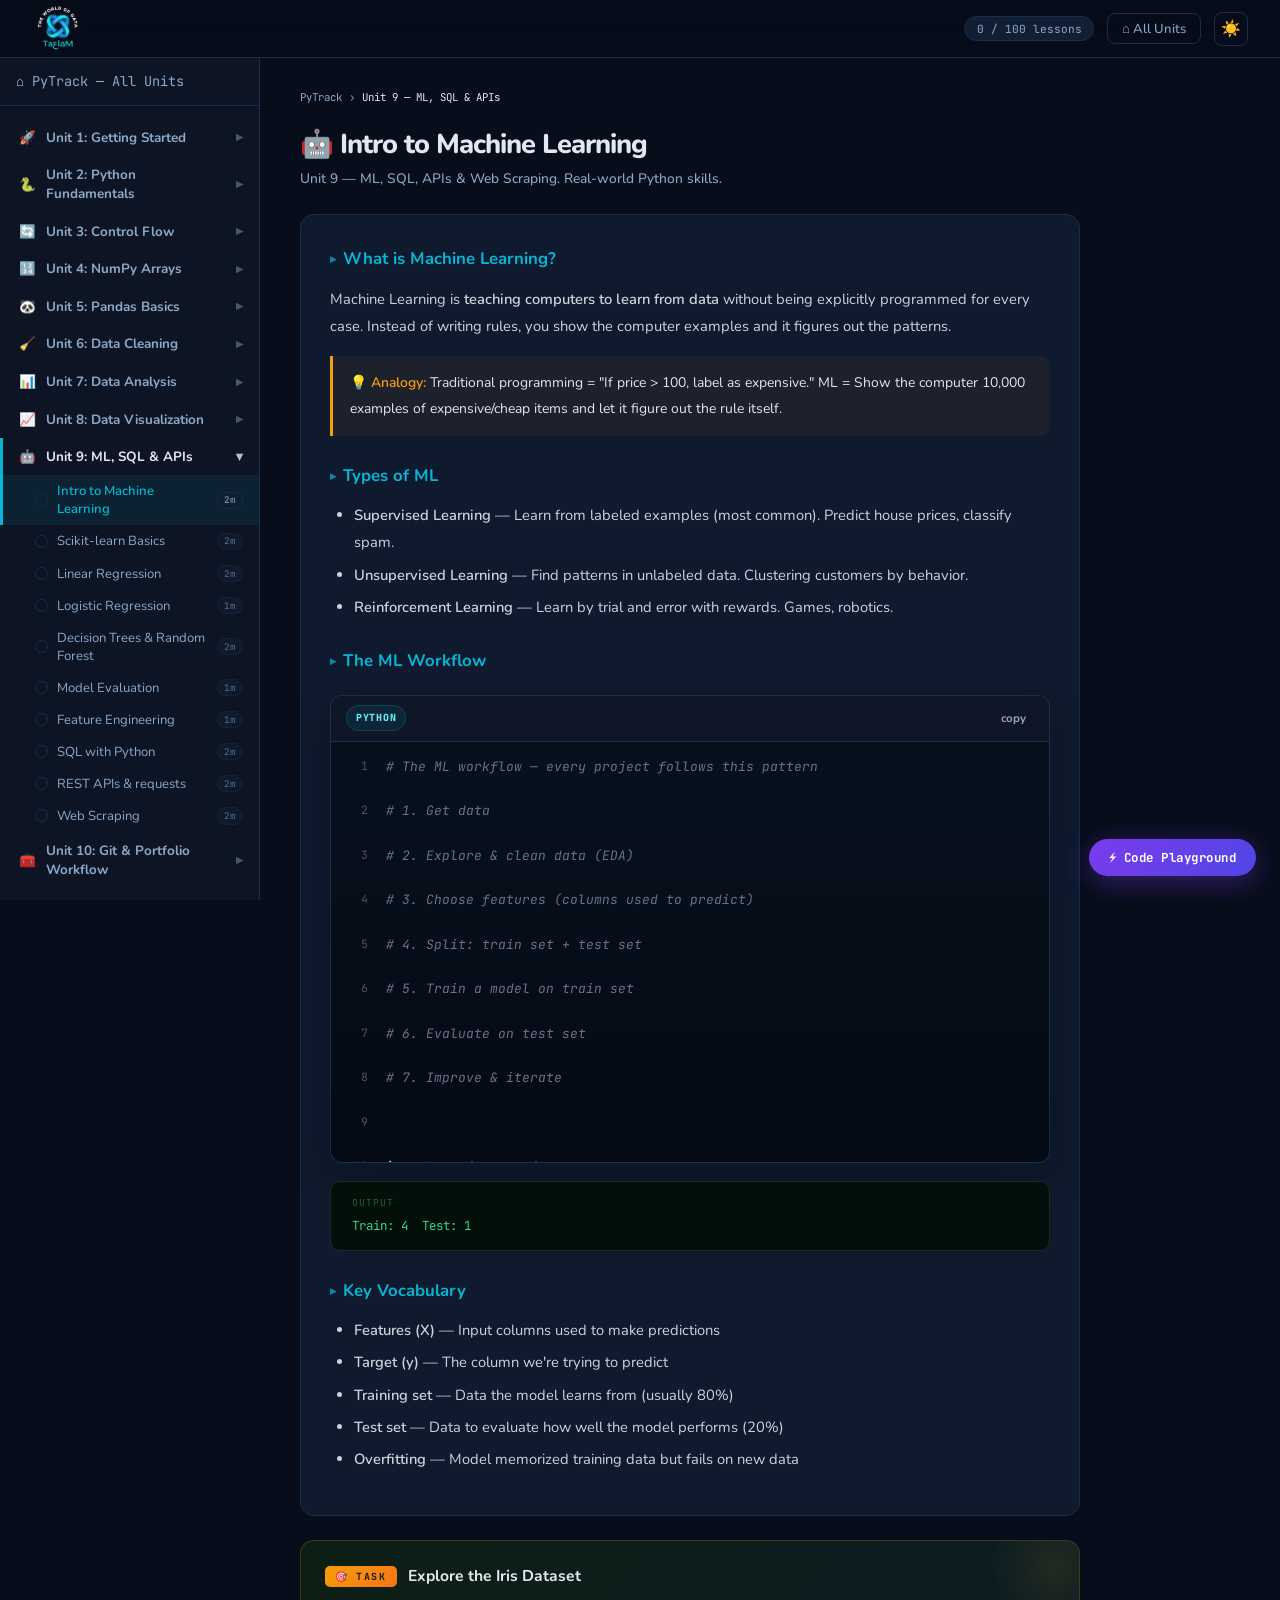
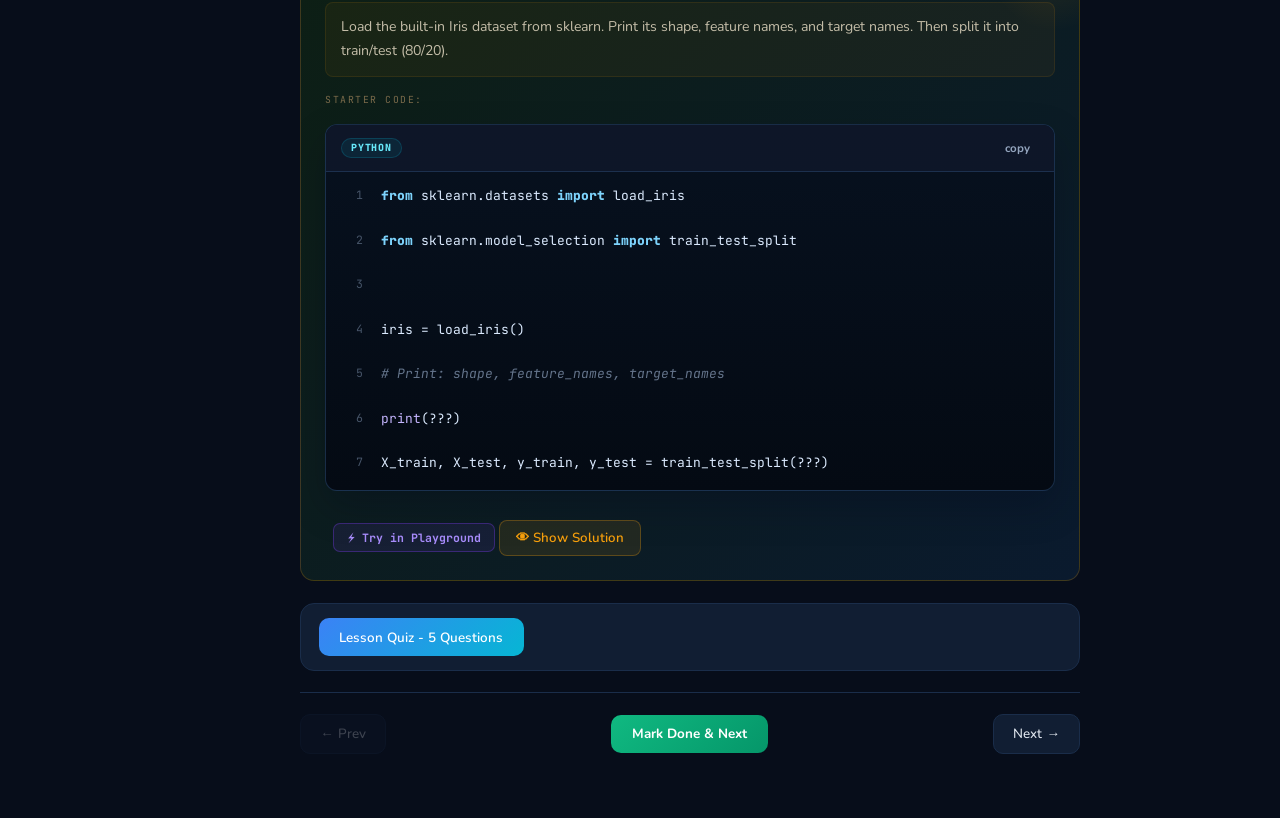
<file: units/unit-9.html>
<!DOCTYPE html>
<html lang="en">
<head>
<meta charset="UTF-8"/>
<meta name="viewport" content="width=device-width, initial-scale=1.0"/>
<title>Unit 9 — ML, SQL & APIs | PyTrack</title>
<link rel="stylesheet" href="../css/style.css?v=20260514"/>
  <link rel="icon" type="image/png" href="../New Logo last.png">
</head>
<body class="code-card-preview">

<nav>
  <a class="nav-logo" href="../index.html"><img src="../New Logo last.png" alt="Ta3laM" class="nav-logo-img"></a>
  <div class="nav-right">
    <div class="progress-badge" id="nav-progress">0 / 100 lessons</div>
    <a class="btn-outline" href="../index.html">⌂ All Units</a>
    <button id="theme-toggle" class="btn-theme-toggle" onclick="toggleTheme()" title="Toggle theme">☀️</button>
  </div>
</nav>

<div class="lesson-page">
  <aside class="sidebar">
    <div class="sidebar-logo">
      <a href="../index.html" class="sidebar-home">⌂ PyTrack — All Units</a>
    </div>
    <div class="sidebar-inner">
      <div class="sidebar-unit">
  <div class="sidebar-unit-header" onclick="toggleUnit(this)"><span>🚀</span><span>Unit 1: Getting Started</span><span class="sidebar-unit-arrow">▶</span></div>
  <div class="sidebar-lessons"><a class="sidebar-lesson" id="slink-1-0" href="unit-1.html" ><span class="lesson-check" id="chk-1-0"></span>What is Python & Data Analysis?</a><a class="sidebar-lesson" id="slink-1-1" href="unit-1.html" ><span class="lesson-check" id="chk-1-1"></span>Installing Anaconda</a><a class="sidebar-lesson" id="slink-1-2" href="unit-1.html" ><span class="lesson-check" id="chk-1-2"></span>Jupyter Notebook Basics</a><a class="sidebar-lesson" id="slink-1-3" href="unit-1.html" ><span class="lesson-check" id="chk-1-3"></span>Your First Python Code</a><a class="sidebar-lesson" id="slink-1-4" href="unit-1.html" ><span class="lesson-check" id="chk-1-4"></span>Understanding Errors</a><a class="sidebar-lesson" id="slink-1-5" href="unit-1.html" ><span class="lesson-check" id="chk-1-5"></span>Variables & Operators</a><a class="sidebar-lesson" id="slink-1-6" href="unit-1.html" ><span class="lesson-check" id="chk-1-6"></span>Virtual Environments & pip</a><a class="sidebar-lesson" id="slink-1-7" href="unit-1.html" ><span class="lesson-check" id="chk-1-7"></span>Python in VS Code</a><a class="sidebar-lesson" id="slink-1-8" href="unit-1.html" ><span class="lesson-check" id="chk-1-8"></span>Running Python Scripts</a><a class="sidebar-lesson" id="slink-1-9" href="unit-1.html" ><span class="lesson-check" id="chk-1-9"></span>Comments & Code Style</a></div>
</div><div class="sidebar-unit">
  <div class="sidebar-unit-header" onclick="toggleUnit(this)"><span>🐍</span><span>Unit 2: Python Fundamentals</span><span class="sidebar-unit-arrow">▶</span></div>
  <div class="sidebar-lessons"><a class="sidebar-lesson" id="slink-2-0" href="unit-2.html" ><span class="lesson-check" id="chk-2-0"></span>Variables & Data Types</a><a class="sidebar-lesson" id="slink-2-1" href="unit-2.html" ><span class="lesson-check" id="chk-2-1"></span>Numbers & Math</a><a class="sidebar-lesson" id="slink-2-2" href="unit-2.html" ><span class="lesson-check" id="chk-2-2"></span>Strings</a><a class="sidebar-lesson" id="slink-2-3" href="unit-2.html" ><span class="lesson-check" id="chk-2-3"></span>Lists</a><a class="sidebar-lesson" id="slink-2-4" href="unit-2.html" ><span class="lesson-check" id="chk-2-4"></span>Dictionaries</a><a class="sidebar-lesson" id="slink-2-5" href="unit-2.html" ><span class="lesson-check" id="chk-2-5"></span>Tuples & Sets</a><a class="sidebar-lesson" id="slink-2-6" href="unit-2.html" ><span class="lesson-check" id="chk-2-6"></span>Type Conversion</a><a class="sidebar-lesson" id="slink-2-7" href="unit-2.html" ><span class="lesson-check" id="chk-2-7"></span>Modules & Import</a><a class="sidebar-lesson" id="slink-2-8" href="unit-2.html" ><span class="lesson-check" id="chk-2-8"></span>Regular Expressions</a><a class="sidebar-lesson" id="slink-2-9" href="unit-2.html" ><span class="lesson-check" id="chk-2-9"></span>Exception Handling</a></div>
</div><div class="sidebar-unit">
  <div class="sidebar-unit-header" onclick="toggleUnit(this)"><span>🔄</span><span>Unit 3: Control Flow</span><span class="sidebar-unit-arrow">▶</span></div>
  <div class="sidebar-lessons"><a class="sidebar-lesson" id="slink-3-0" href="unit-3.html" ><span class="lesson-check" id="chk-3-0"></span>If / Elif / Else</a><a class="sidebar-lesson" id="slink-3-1" href="unit-3.html" ><span class="lesson-check" id="chk-3-1"></span>For Loops</a><a class="sidebar-lesson" id="slink-3-2" href="unit-3.html" ><span class="lesson-check" id="chk-3-2"></span>While Loops</a><a class="sidebar-lesson" id="slink-3-3" href="unit-3.html" ><span class="lesson-check" id="chk-3-3"></span>Functions</a><a class="sidebar-lesson" id="slink-3-4" href="unit-3.html" ><span class="lesson-check" id="chk-3-4"></span>Lambda Functions</a><a class="sidebar-lesson" id="slink-3-5" href="unit-3.html" ><span class="lesson-check" id="chk-3-5"></span>List Comprehensions</a><a class="sidebar-lesson" id="slink-3-6" href="unit-3.html" ><span class="lesson-check" id="chk-3-6"></span>Dict & Set Comprehensions</a><a class="sidebar-lesson" id="slink-3-7" href="unit-3.html" ><span class="lesson-check" id="chk-3-7"></span>File I/O</a><a class="sidebar-lesson" id="slink-3-8" href="unit-3.html" ><span class="lesson-check" id="chk-3-8"></span>Classes & OOP Basics</a><a class="sidebar-lesson" id="slink-3-9" href="unit-3.html" ><span class="lesson-check" id="chk-3-9"></span>Inheritance & Methods</a></div>
</div><div class="sidebar-unit">
  <div class="sidebar-unit-header" onclick="toggleUnit(this)"><span>🔢</span><span>Unit 4: NumPy Arrays</span><span class="sidebar-unit-arrow">▶</span></div>
  <div class="sidebar-lessons"><a class="sidebar-lesson" id="slink-4-0" href="unit-4.html" ><span class="lesson-check" id="chk-4-0"></span>Introduction to NumPy</a><a class="sidebar-lesson" id="slink-4-1" href="unit-4.html" ><span class="lesson-check" id="chk-4-1"></span>Arrays & Dimensions</a><a class="sidebar-lesson" id="slink-4-2" href="unit-4.html" ><span class="lesson-check" id="chk-4-2"></span>Operations & Filtering</a><a class="sidebar-lesson" id="slink-4-3" href="unit-4.html" ><span class="lesson-check" id="chk-4-3"></span>Statistics with NumPy</a><a class="sidebar-lesson" id="slink-4-4" href="unit-4.html" ><span class="lesson-check" id="chk-4-4"></span>Reshape, Sort & Search</a><a class="sidebar-lesson" id="slink-4-5" href="unit-4.html" ><span class="lesson-check" id="chk-4-5"></span>Random Numbers</a><a class="sidebar-lesson" id="slink-4-6" href="unit-4.html" ><span class="lesson-check" id="chk-4-6"></span>Broadcasting</a><a class="sidebar-lesson" id="slink-4-7" href="unit-4.html" ><span class="lesson-check" id="chk-4-7"></span>Linear Algebra Basics</a><a class="sidebar-lesson" id="slink-4-8" href="unit-4.html" ><span class="lesson-check" id="chk-4-8"></span>Date & Time with NumPy</a><a class="sidebar-lesson" id="slink-4-9" href="unit-4.html" ><span class="lesson-check" id="chk-4-9"></span>Performance Tips</a></div>
</div><div class="sidebar-unit">
  <div class="sidebar-unit-header" onclick="toggleUnit(this)"><span>🐼</span><span>Unit 5: Pandas Basics</span><span class="sidebar-unit-arrow">▶</span></div>
  <div class="sidebar-lessons"><a class="sidebar-lesson" id="slink-5-0" href="unit-5.html" ><span class="lesson-check" id="chk-5-0"></span>Pandas Series</a><a class="sidebar-lesson" id="slink-5-1" href="unit-5.html" ><span class="lesson-check" id="chk-5-1"></span>DataFrames</a><a class="sidebar-lesson" id="slink-5-2" href="unit-5.html" ><span class="lesson-check" id="chk-5-2"></span>Reading CSV & Excel</a><a class="sidebar-lesson" id="slink-5-3" href="unit-5.html" ><span class="lesson-check" id="chk-5-3"></span>Exploring Your Data</a><a class="sidebar-lesson" id="slink-5-4" href="unit-5.html" ><span class="lesson-check" id="chk-5-4"></span>Selecting & Filtering</a><a class="sidebar-lesson" id="slink-5-5" href="unit-5.html" ><span class="lesson-check" id="chk-5-5"></span>Adding & Modifying Columns</a><a class="sidebar-lesson" id="slink-5-6" href="unit-5.html" ><span class="lesson-check" id="chk-5-6"></span>Sorting & Ranking</a><a class="sidebar-lesson" id="slink-5-7" href="unit-5.html" ><span class="lesson-check" id="chk-5-7"></span>apply() & map()</a><a class="sidebar-lesson" id="slink-5-8" href="unit-5.html" ><span class="lesson-check" id="chk-5-8"></span>String Methods in Pandas</a><a class="sidebar-lesson" id="slink-5-9" href="unit-5.html" ><span class="lesson-check" id="chk-5-9"></span>Working with Dates</a></div>
</div><div class="sidebar-unit">
  <div class="sidebar-unit-header" onclick="toggleUnit(this)"><span>🧹</span><span>Unit 6: Data Cleaning</span><span class="sidebar-unit-arrow">▶</span></div>
  <div class="sidebar-lessons"><a class="sidebar-lesson" id="slink-6-0" href="unit-6.html" ><span class="lesson-check" id="chk-6-0"></span>Finding Missing Values</a><a class="sidebar-lesson" id="slink-6-1" href="unit-6.html" ><span class="lesson-check" id="chk-6-1"></span>Filling & Dropping Missing Data</a><a class="sidebar-lesson" id="slink-6-2" href="unit-6.html" ><span class="lesson-check" id="chk-6-2"></span>Duplicates & Data Types</a><a class="sidebar-lesson" id="slink-6-3" href="unit-6.html" ><span class="lesson-check" id="chk-6-3"></span>String Cleaning</a><a class="sidebar-lesson" id="slink-6-4" href="unit-6.html" ><span class="lesson-check" id="chk-6-4"></span>Detecting Outliers</a><a class="sidebar-lesson" id="slink-6-5" href="unit-6.html" ><span class="lesson-check" id="chk-6-5"></span>Removing Outliers</a><a class="sidebar-lesson" id="slink-6-6" href="unit-6.html" ><span class="lesson-check" id="chk-6-6"></span>Data Validation</a><a class="sidebar-lesson" id="slink-6-7" href="unit-6.html" ><span class="lesson-check" id="chk-6-7"></span>Encoding Categorical Data</a><a class="sidebar-lesson" id="slink-6-8" href="unit-6.html" ><span class="lesson-check" id="chk-6-8"></span>Binning & Discretization</a><a class="sidebar-lesson" id="slink-6-9" href="unit-6.html" ><span class="lesson-check" id="chk-6-9"></span>Full Cleaning Pipeline</a></div>
</div><div class="sidebar-unit">
  <div class="sidebar-unit-header" onclick="toggleUnit(this)"><span>📊</span><span>Unit 7: Data Analysis</span><span class="sidebar-unit-arrow">▶</span></div>
  <div class="sidebar-lessons"><a class="sidebar-lesson" id="slink-7-0" href="unit-7.html" ><span class="lesson-check" id="chk-7-0"></span>Descriptive Statistics</a><a class="sidebar-lesson" id="slink-7-1" href="unit-7.html" ><span class="lesson-check" id="chk-7-1"></span>GroupBy — Grouped Analysis</a><a class="sidebar-lesson" id="slink-7-2" href="unit-7.html" ><span class="lesson-check" id="chk-7-2"></span>Merging DataFrames</a><a class="sidebar-lesson" id="slink-7-3" href="unit-7.html" ><span class="lesson-check" id="chk-7-3"></span>Concat & Join</a><a class="sidebar-lesson" id="slink-7-4" href="unit-7.html" ><span class="lesson-check" id="chk-7-4"></span>Pivot Tables</a><a class="sidebar-lesson" id="slink-7-5" href="unit-7.html" ><span class="lesson-check" id="chk-7-5"></span>Time Series Basics</a><a class="sidebar-lesson" id="slink-7-6" href="unit-7.html" ><span class="lesson-check" id="chk-7-6"></span>Window Functions</a><a class="sidebar-lesson" id="slink-7-7" href="unit-7.html" ><span class="lesson-check" id="chk-7-7"></span>Correlation & Regression</a><a class="sidebar-lesson" id="slink-7-8" href="unit-7.html" ><span class="lesson-check" id="chk-7-8"></span>Sampling & Hypothesis Testing</a><a class="sidebar-lesson" id="slink-7-9" href="unit-7.html" ><span class="lesson-check" id="chk-7-9"></span>Building Analysis Reports</a></div>
</div><div class="sidebar-unit">
  <div class="sidebar-unit-header" onclick="toggleUnit(this)"><span>📈</span><span>Unit 8: Data Visualization</span><span class="sidebar-unit-arrow">▶</span></div>
  <div class="sidebar-lessons"><a class="sidebar-lesson" id="slink-8-0" href="unit-8.html" ><span class="lesson-check" id="chk-8-0"></span>Matplotlib Basics</a><a class="sidebar-lesson" id="slink-8-1" href="unit-8.html" ><span class="lesson-check" id="chk-8-1"></span>Bar & Line Charts</a><a class="sidebar-lesson" id="slink-8-2" href="unit-8.html" ><span class="lesson-check" id="chk-8-2"></span>Histograms & Scatter Plots</a><a class="sidebar-lesson" id="slink-8-3" href="unit-8.html" ><span class="lesson-check" id="chk-8-3"></span>Pie & Area Charts</a><a class="sidebar-lesson" id="slink-8-4" href="unit-8.html" ><span class="lesson-check" id="chk-8-4"></span>Seaborn Charts</a><a class="sidebar-lesson" id="slink-8-5" href="unit-8.html" ><span class="lesson-check" id="chk-8-5"></span>Heatmaps & Pair Plots</a><a class="sidebar-lesson" id="slink-8-6" href="unit-8.html" ><span class="lesson-check" id="chk-8-6"></span>Subplots & Dashboards</a><a class="sidebar-lesson" id="slink-8-7" href="unit-8.html" ><span class="lesson-check" id="chk-8-7"></span>Plotly — Interactive Charts</a><a class="sidebar-lesson" id="slink-8-8" href="unit-8.html" ><span class="lesson-check" id="chk-8-8"></span>Chart Styling & Themes</a><a class="sidebar-lesson" id="slink-8-9" href="unit-8.html" ><span class="lesson-check" id="chk-8-9"></span>Exporting & Sharing Charts</a></div>
</div><div class="sidebar-unit">
  <div class="sidebar-unit-header active-unit open" onclick="toggleUnit(this)"><span>🤖</span><span>Unit 9: ML, SQL & APIs</span><span class="sidebar-unit-arrow">▶</span></div>
  <div class="sidebar-lessons open"><a class="sidebar-lesson active" id="slink-9-0" href="javascript:showLesson(0)" onclick="showLesson(0);return false;"><span class="lesson-check" id="chk-9-0"></span>Intro to Machine Learning</a><a class="sidebar-lesson" id="slink-9-1" href="javascript:showLesson(1)" onclick="showLesson(1);return false;"><span class="lesson-check" id="chk-9-1"></span>Scikit-learn Basics</a><a class="sidebar-lesson" id="slink-9-2" href="javascript:showLesson(2)" onclick="showLesson(2);return false;"><span class="lesson-check" id="chk-9-2"></span>Linear Regression</a><a class="sidebar-lesson" id="slink-9-3" href="javascript:showLesson(3)" onclick="showLesson(3);return false;"><span class="lesson-check" id="chk-9-3"></span>Logistic Regression</a><a class="sidebar-lesson" id="slink-9-4" href="javascript:showLesson(4)" onclick="showLesson(4);return false;"><span class="lesson-check" id="chk-9-4"></span>Decision Trees & Random Forest</a><a class="sidebar-lesson" id="slink-9-5" href="javascript:showLesson(5)" onclick="showLesson(5);return false;"><span class="lesson-check" id="chk-9-5"></span>Model Evaluation</a><a class="sidebar-lesson" id="slink-9-6" href="javascript:showLesson(6)" onclick="showLesson(6);return false;"><span class="lesson-check" id="chk-9-6"></span>Feature Engineering</a><a class="sidebar-lesson" id="slink-9-7" href="javascript:showLesson(7)" onclick="showLesson(7);return false;"><span class="lesson-check" id="chk-9-7"></span>SQL with Python</a><a class="sidebar-lesson" id="slink-9-8" href="javascript:showLesson(8)" onclick="showLesson(8);return false;"><span class="lesson-check" id="chk-9-8"></span>REST APIs & requests</a><a class="sidebar-lesson" id="slink-9-9" href="javascript:showLesson(9)" onclick="showLesson(9);return false;"><span class="lesson-check" id="chk-9-9"></span>Web Scraping</a></div>
</div><div class="sidebar-unit">
  <div class="sidebar-unit-header" onclick="toggleUnit(this)"><span>🧰</span><span>Unit 10: Git & Portfolio Workflow</span><span class="sidebar-unit-arrow">▶</span></div>
  <div class="sidebar-lessons"><a class="sidebar-lesson" id="slink-10-0" href="unit-10.html"><span class="lesson-check" id="chk-10-0"></span>Why Git for Data Projects?</a><a class="sidebar-lesson" id="slink-10-1" href="unit-10.html"><span class="lesson-check" id="chk-10-1"></span>Install & Configure Git</a><a class="sidebar-lesson" id="slink-10-2" href="unit-10.html"><span class="lesson-check" id="chk-10-2"></span>Repositories & Commits</a><a class="sidebar-lesson" id="slink-10-3" href="unit-10.html"><span class="lesson-check" id="chk-10-3"></span>Branches & Experiments</a><a class="sidebar-lesson" id="slink-10-4" href="unit-10.html"><span class="lesson-check" id="chk-10-4"></span>GitHub Remote Workflow</a><a class="sidebar-lesson" id="slink-10-5" href="unit-10.html"><span class="lesson-check" id="chk-10-5"></span>.gitignore & Data Safety</a><a class="sidebar-lesson" id="slink-10-6" href="unit-10.html"><span class="lesson-check" id="chk-10-6"></span>Project Folder Structure</a><a class="sidebar-lesson" id="slink-10-7" href="unit-10.html"><span class="lesson-check" id="chk-10-7"></span>requirements.txt & Environments</a><a class="sidebar-lesson" id="slink-10-8" href="unit-10.html"><span class="lesson-check" id="chk-10-8"></span>README for Data Projects</a><a class="sidebar-lesson" id="slink-10-9" href="unit-10.html"><span class="lesson-check" id="chk-10-9"></span>Portfolio Release Checklist</a></div></div><div class="sidebar-unit"><div class="sidebar-unit-header" onclick="toggleUnit(this)"><span>🏆</span><span>Capstone Projects</span><span class="sidebar-unit-arrow">▶</span></div><div class="sidebar-lessons"><a class="sidebar-lesson" href="../capstone.html">View Projects</a></div></div>
    </div>
  </aside>

  <main class="lesson-main">
    <div class="breadcrumb"><a href="../index.html">PyTrack</a> › <span>Unit 9 — ML, SQL & APIs</span></div>
    <div id="lesson-panels"><!-- ═══ LESSON 0: Intro to ML ═══ -->
<div class="lesson-panel active" id="panel-0">
  <div class="lesson-title-bar"><h2>🤖 Intro to Machine Learning</h2><p>Unit 9 — ML, SQL, APIs & Web Scraping. Real-world Python skills.</p></div>
  <div class="lesson-body">
<h3>What is Machine Learning?</h3>
<p>Machine Learning is <strong>teaching computers to learn from data</strong> without being explicitly programmed for every case. Instead of writing rules, you show the computer examples and it figures out the patterns.</p>
<div class="tip-box"><strong>💡 Analogy:</strong> Traditional programming = "If price > 100, label as expensive." ML = Show the computer 10,000 examples of expensive/cheap items and let it figure out the rule itself.</div>
<h3>Types of ML</h3>
<ul>
<li><strong>Supervised Learning</strong> — Learn from labeled examples (most common). Predict house prices, classify spam.</li>
<li><strong>Unsupervised Learning</strong> — Find patterns in unlabeled data. Clustering customers by behavior.</li>
<li><strong>Reinforcement Learning</strong> — Learn by trial and error with rewards. Games, robotics.</li>
</ul>
<h3>The ML Workflow</h3>
<div class="code-block"><div class="code-header"><span>python</span><button class="copy-btn">copy</button></div><div class="code-body"># The ML workflow — every project follows this pattern
# 1. Get data
# 2. Explore & clean data (EDA)
# 3. Choose features (columns used to predict)
# 4. Split: train set + test set
# 5. Train a model on train set
# 6. Evaluate on test set
# 7. Improve & iterate

import pandas as pd
from sklearn.model_selection import train_test_split

# Example: house price dataset
df = pd.DataFrame({
    'size': [50, 80, 120, 200, 300],
    'rooms': [1, 2, 3, 4, 5],
    'price': [250, 400, 600, 950, 1400]  # in thousands
})

X = df[['size', 'rooms']]  # Features (inputs)
y = df['price']            # Target (what we predict)

X_train, X_test, y_train, y_test = train_test_split(
    X, y, test_size=0.2, random_state=42
)
print("Train:", len(X_train), "Test:", len(X_test))</div></div>
<div class="output-block"><div class="output-label">Output</div>Train: 4  Test: 1</div>
<h3>Key Vocabulary</h3>
<ul>
<li><strong>Features (X)</strong> — Input columns used to make predictions</li>
<li><strong>Target (y)</strong> — The column we're trying to predict</li>
<li><strong>Training set</strong> — Data the model learns from (usually 80%)</li>
<li><strong>Test set</strong> — Data to evaluate how well the model performs (20%)</li>
<li><strong>Overfitting</strong> — Model memorized training data but fails on new data</li>
</ul>
  </div>
  <div class="task-section">
    <div class="task-header"><span class="task-badge">🎯 TASK</span><span class="task-title">Explore the Iris Dataset</span></div>
    <div class="task-desc">Load the built-in Iris dataset from sklearn. Print its shape, feature names, and target names. Then split it into train/test (80/20).</div>
    <div class="task-starter-label">Starter code:</div>
    <div class="code-block"><div class="code-header"><span>python</span><button class="copy-btn">copy</button></div><div class="code-body">from sklearn.datasets import load_iris
from sklearn.model_selection import train_test_split

iris = load_iris()
# Print: shape, feature_names, target_names
print(???)
X_train, X_test, y_train, y_test = train_test_split(???)</div></div>
  <button class="btn-try-it" onclick="tryCode(this.previousElementSibling.querySelector('.code-body').textContent)">⚡ Try in Playground</button>
  <button class="btn-show-solution" onclick="toggleSolution(this)">👁 Show Solution</button>
    <div class="task-solution" style="display:none">
      <div class="solution-label">✅ Solution</div>
      <div class="code-block"><div class="code-header"><span>python</span><button class="copy-btn">copy</button></div><div class="code-body">from sklearn.datasets import load_iris
from sklearn.model_selection import train_test_split
import pandas as pd

iris = load_iris()
print("Shape:", iris.data.shape)
print("Features:", iris.feature_names)
print("Targets:", iris.target_names)

X_train, X_test, y_train, y_test = train_test_split(
    iris.data, iris.target, test_size=0.2, random_state=42
)
print(f"Train: {len(X_train)}, Test: {len(X_test)}")</div></div>
      <div class="output-block"><div class="output-label">Output</div>Shape: (150, 4)
Features: ['sepal length (cm)', ...]
Targets: ['setosa' 'versicolor' 'virginica']
Train: 120, Test: 30</div>
    </div>
  </div>
</div>

<!-- ═══ LESSON 1: Scikit-learn ═══ -->
<div class="lesson-panel" id="panel-1">
  <div class="lesson-title-bar"><h2>🔧 Scikit-learn Basics</h2><p>The most important Python ML library.</p></div>
  <div class="lesson-body">
<h3>What is Scikit-learn?</h3>
<p>Scikit-learn (sklearn) is Python's most popular ML library. It has <strong>consistent API</strong> across all algorithms: every model has the same <code class="ci">fit()</code>, <code class="ci">predict()</code>, and <code class="ci">score()</code> methods.</p>
<div class="code-block"><div class="code-header"><span>python</span><button class="copy-btn">copy</button></div><div class="code-body">from sklearn.linear_model import LinearRegression
from sklearn.tree import DecisionTreeClassifier
from sklearn.ensemble import RandomForestClassifier

# All sklearn models follow the same pattern:
# 1. Create model
model = LinearRegression()

# 2. Train (fit) on training data
model.fit(X_train, y_train)

# 3. Predict on new data
predictions = model.predict(X_test)

# 4. Evaluate
score = model.score(X_test, y_test)
print(f"R² score: {score:.3f}")</div></div>
<h3>sklearn's Main Modules</h3>
<ul>
<li><code class="ci">sklearn.linear_model</code> — Linear/Logistic Regression</li>
<li><code class="ci">sklearn.tree</code> — Decision Trees</li>
<li><code class="ci">sklearn.ensemble</code> — Random Forest, Gradient Boosting</li>
<li><code class="ci">sklearn.preprocessing</code> — Scale, encode, transform data</li>
<li><code class="ci">sklearn.model_selection</code> — train_test_split, cross-validation</li>
<li><code class="ci">sklearn.metrics</code> — accuracy, MSE, confusion matrix</li>
</ul>
<h3>Preprocessing — Scaling Features</h3>
<div class="code-block"><div class="code-header"><span>python</span><button class="copy-btn">copy</button></div><div class="code-body">from sklearn.preprocessing import StandardScaler
import numpy as np

# Raw data: salary (60000-120000) vs age (25-55)
# These scales are very different — scaling equalizes them
X = np.array([[25, 60000], [35, 80000], [45, 120000]])

scaler = StandardScaler()
X_scaled = scaler.fit_transform(X)
print("Original:\n", X)
print("\nScaled:\n", X_scaled.round(2))</div></div>
<div class="output-block"><div class="output-label">Output</div>Original:
 [[    25  60000]
  [    35  80000]
  [    45 120000]]

Scaled:
 [[-1.22 -1.07]
  [ 0.    -0.27]
  [ 1.22   1.34]]</div>
<div class="note-box"><strong>📌 Rule:</strong> Always fit the scaler on training data only, then transform both train and test. Never fit on test data — this causes <em>data leakage</em>.</div>
  </div>
  <div class="task-section">
    <div class="task-header"><span class="task-badge">🎯 TASK</span><span class="task-title">Scale the Iris Dataset</span></div>
    <div class="task-desc">Load the Iris dataset, split into train/test, then apply StandardScaler. Print the mean and std of the scaled training features (should be ~0 and ~1).</div>
    <div class="task-starter-label">Starter code:</div>
    <div class="code-block"><div class="code-header"><span>python</span><button class="copy-btn">copy</button></div><div class="code-body">from sklearn.datasets import load_iris
from sklearn.model_selection import train_test_split
from sklearn.preprocessing import StandardScaler

iris = load_iris()
X_train, X_test, y_train, y_test = train_test_split(
    iris.data, iris.target, test_size=0.2, random_state=42)

scaler = StandardScaler()
X_train_s = ???  # fit_transform on train
X_test_s  = ???  # transform only on test
print("Mean:", X_train_s.mean(axis=0).round(2))</div></div>
  <button class="btn-try-it" onclick="tryCode(this.previousElementSibling.querySelector('.code-body').textContent)">⚡ Try in Playground</button>
  <button class="btn-show-solution" onclick="toggleSolution(this)">👁 Show Solution</button>
    <div class="task-solution" style="display:none">
      <div class="solution-label">✅ Solution</div>
      <div class="code-block"><div class="code-header"><span>python</span><button class="copy-btn">copy</button></div><div class="code-body">X_train_s = scaler.fit_transform(X_train)
X_test_s  = scaler.transform(X_test)
print("Mean:", X_train_s.mean(axis=0).round(2))
print("Std: ", X_train_s.std(axis=0).round(2))</div></div>
      <div class="output-block"><div class="output-label">Output</div>Mean: [-0.  0.  0.  0.]
Std:  [1. 1. 1. 1.]</div>
    </div>
  </div>
</div>

<!-- ═══ LESSON 2: Linear Regression ═══ -->
<div class="lesson-panel" id="panel-2">
  <div class="lesson-title-bar"><h2>📈 Linear Regression</h2><p>Predicting continuous values.</p></div>
  <div class="lesson-body">
<h3>What is Linear Regression?</h3>
<p>Linear Regression finds the <strong>best straight line</strong> through your data to predict a continuous number. It answers: "Given house size, what is the predicted price?"</p>
<div class="code-block"><div class="code-header"><span>python</span><button class="copy-btn">copy</button></div><div class="code-body">import numpy as np
import pandas as pd
from sklearn.linear_model import LinearRegression
from sklearn.model_selection import train_test_split
from sklearn.metrics import mean_squared_error, r2_score

# Generate sample data: house size vs price
np.random.seed(42)
size   = np.random.randint(50, 300, 100)
noise  = np.random.normal(0, 30, 100)
price  = 3.5 * size + 80 + noise  # price = 3.5×size + 80 + noise

X = size.reshape(-1, 1)  # sklearn needs 2D array
y = price

X_train, X_test, y_train, y_test = train_test_split(X, y, test_size=0.2, random_state=42)

# Train model
model = LinearRegression()
model.fit(X_train, y_train)

# Results
print(f"Coefficient: {model.coef_[0]:.2f}  (slope)")
print(f"Intercept:   {model.intercept_:.2f}")
print(f"Formula: price = {model.coef_[0]:.1f} × size + {model.intercept_:.0f}")

# Predict
y_pred = model.predict(X_test)
print(f"\nR² Score: {r2_score(y_test, y_pred):.3f}")
print(f"RMSE:     {mean_squared_error(y_test, y_pred)**0.5:.1f}")</div></div>
<div class="output-block"><div class="output-label">Output</div>Coefficient: 3.50  (slope)
Intercept:   80.68
Formula: price = 3.5 × size + 81

R² Score: 0.978
RMSE:     29.4</div>
<h3>Metrics: R² and RMSE</h3>
<ul>
<li><strong>R² (R-squared)</strong> — How much variance the model explains. 1.0 = perfect, 0 = no better than average. Aim for &gt; 0.85.</li>
<li><strong>RMSE (Root Mean Squared Error)</strong> — Average prediction error in the same unit as y. Lower is better.</li>
</ul>
<div class="tip-box"><strong>💡 Rule of thumb:</strong> R² &gt; 0.9 = excellent, 0.7-0.9 = good, &lt; 0.7 = consider other models or more features.</div>
  </div>
  <div class="task-section">
    <div class="task-header"><span class="task-badge">🎯 TASK</span><span class="task-title">Predict Salary from Years of Experience</span></div>
    <div class="task-desc">Create a dataset with 50 people: years_experience (1-20) and salary (roughly 30000 + 5000×years + noise). Train a LinearRegression model and predict the salary for someone with 10 years experience. Print R² score.</div>
    <div class="task-starter-label">Starter code:</div>
    <div class="code-block"><div class="code-header"><span>python</span><button class="copy-btn">copy</button></div><div class="code-body">import numpy as np
from sklearn.linear_model import LinearRegression
from sklearn.model_selection import train_test_split
from sklearn.metrics import r2_score

np.random.seed(0)
years = np.random.randint(1, 21, 50)
salary = 30000 + 5000 * years + np.random.normal(0, 3000, 50)

X = years.reshape(-1, 1)
# Split, train, predict salary for [[10]], print R²</div></div>
  <button class="btn-try-it" onclick="tryCode(this.previousElementSibling.querySelector('.code-body').textContent)">⚡ Try in Playground</button>
  <button class="btn-show-solution" onclick="toggleSolution(this)">👁 Show Solution</button>
    <div class="task-solution" style="display:none">
      <div class="solution-label">✅ Solution</div>
      <div class="code-block"><div class="code-header"><span>python</span><button class="copy-btn">copy</button></div><div class="code-body">X_train, X_test, y_train, y_test = train_test_split(X, salary, test_size=0.2, random_state=42)
model = LinearRegression()
model.fit(X_train, y_train)
pred_10 = model.predict([[10]])
print(f"Predicted salary (10 yrs): ${pred_10[0]:,.0f}")
print(f"R² score: {r2_score(y_test, model.predict(X_test)):.3f}")</div></div>
      <div class="output-block"><div class="output-label">Output</div>Predicted salary (10 yrs): $79,854
R² score: 0.956</div>
    </div>
  </div>
</div>

<!-- ═══ LESSON 3: Logistic Regression ═══ -->
<div class="lesson-panel" id="panel-3">
  <div class="lesson-title-bar"><h2>🔀 Logistic Regression</h2><p>Classification — predicting categories.</p></div>
  <div class="lesson-body">
<h3>Classification vs Regression</h3>
<p>When the answer is a <strong>category</strong> (spam/not spam, fraud/normal, pass/fail) — use classification. Logistic Regression is the simplest classifier.</p>
<div class="code-block"><div class="code-header"><span>python</span><button class="copy-btn">copy</button></div><div class="code-body">from sklearn.linear_model import LogisticRegression
from sklearn.datasets import load_iris
from sklearn.model_selection import train_test_split
from sklearn.metrics import accuracy_score, classification_report

iris = load_iris()
X_train, X_test, y_train, y_test = train_test_split(
    iris.data, iris.target, test_size=0.2, random_state=42)

model = LogisticRegression(max_iter=200)
model.fit(X_train, y_train)

y_pred = model.predict(X_test)
print(f"Accuracy: {accuracy_score(y_test, y_pred):.1%}")
print("\nDetailed report:")
print(classification_report(y_test, y_pred,
      target_names=iris.target_names))</div></div>
<div class="output-block"><div class="output-label">Output</div>Accuracy: 100.0%

Detailed report:
              precision    recall  f1-score
    setosa       1.00      1.00      1.00
versicolor       1.00      1.00      1.00
 virginica       1.00      1.00      1.00</div>
<h3>Understanding the Classification Report</h3>
<ul>
<li><strong>Precision</strong> — Of all predicted positives, how many were actually positive? (avoid false alarms)</li>
<li><strong>Recall</strong> — Of all actual positives, how many did we catch? (avoid missing cases)</li>
<li><strong>F1-score</strong> — Balance between precision and recall. Use when classes are imbalanced.</li>
</ul>
  </div>
  <div class="task-section">
    <div class="task-header"><span class="task-badge">🎯 TASK</span><span class="task-title">Cancer Diagnosis Classifier</span></div>
    <div class="task-desc">Using the breast cancer dataset (sklearn.datasets.load_breast_cancer), train a LogisticRegression model and print accuracy + classification report. This dataset has 2 classes: malignant / benign.</div>
    <div class="task-starter-label">Starter code:</div>
    <div class="code-block"><div class="code-header"><span>python</span><button class="copy-btn">copy</button></div><div class="code-body">from sklearn.datasets import load_breast_cancer
from sklearn.linear_model import LogisticRegression
from sklearn.model_selection import train_test_split
from sklearn.metrics import accuracy_score, classification_report
from sklearn.preprocessing import StandardScaler

data = load_breast_cancer()

# 1. Split data into train/test
# 2. Scale features using StandardScaler
# 3. Train LogisticRegression(max_iter=1000)
# 4. Print accuracy and classification_report</div></div>
    <button class="btn-try-it" onclick="tryCode(this.previousElementSibling.querySelector('.code-body').textContent)">⚡ Try in Playground</button>
    <button class="btn-show-solution" onclick="toggleSolution(this)">👁 Show Solution</button>
    <div class="task-solution" style="display:none">
      <div class="solution-label">✅ Solution</div>
      <div class="code-block"><div class="code-header"><span>python</span><button class="copy-btn">copy</button></div><div class="code-body">from sklearn.datasets import load_breast_cancer
from sklearn.linear_model import LogisticRegression
from sklearn.model_selection import train_test_split
from sklearn.metrics import accuracy_score, classification_report
from sklearn.preprocessing import StandardScaler

data = load_breast_cancer()
X_train, X_test, y_train, y_test = train_test_split(
    data.data, data.target, test_size=0.2, random_state=42)

scaler = StandardScaler()
X_train = scaler.fit_transform(X_train)
X_test  = scaler.transform(X_test)

model = LogisticRegression(max_iter=1000)
model.fit(X_train, y_train)
print(f"Accuracy: {accuracy_score(y_test, model.predict(X_test)):.1%}")
print(classification_report(y_test, model.predict(X_test)))</div></div>
    </div>
  </div>
</div>

<!-- ═══ LESSON 4: Decision Trees ═══ -->
<div class="lesson-panel" id="panel-4">
  <div class="lesson-title-bar"><h2>🌳 Decision Trees & Random Forest</h2><p>The most powerful and interpretable models.</p></div>
  <div class="lesson-body">
<h3>Decision Trees</h3>
<p>A Decision Tree splits data by asking yes/no questions. <strong>Random Forest</strong> = 100s of trees voting together — much more accurate and robust.</p>
<div class="code-block"><div class="code-header"><span>python</span><button class="copy-btn">copy</button></div><div class="code-body">from sklearn.ensemble import RandomForestClassifier
from sklearn.datasets import load_iris
from sklearn.model_selection import train_test_split
from sklearn.metrics import accuracy_score
import pandas as pd

iris = load_iris()
X_train, X_test, y_train, y_test = train_test_split(
    iris.data, iris.target, test_size=0.2, random_state=42)

# Random Forest = many decision trees
rf = RandomForestClassifier(n_estimators=100, random_state=42)
rf.fit(X_train, y_train)

print(f"Accuracy: {accuracy_score(y_test, rf.predict(X_test)):.1%}")

# Feature importance — which features matter most?
importance = pd.DataFrame({
    'feature': iris.feature_names,
    'importance': rf.feature_importances_
}).sort_values('importance', ascending=False)
print("\nFeature Importance:")
print(importance.to_string(index=False))</div></div>
<div class="output-block"><div class="output-label">Output</div>Accuracy: 100.0%

Feature Importance:
               feature  importance
petal length (cm)       0.44
 petal width (cm)       0.42
sepal length (cm)       0.09
 sepal width (cm)       0.05</div>
<div class="tip-box"><strong>💡 Random Forest tip:</strong> Start with n_estimators=100 for most problems. Feature importance tells you which columns actually matter — use this to simplify your model.</div>
  </div>
  <div class="task-section">
    <div class="task-header"><span class="task-badge">🎯 TASK</span><span class="task-title">Compare Models on Wine Dataset</span></div>
    <div class="task-desc">Load sklearn.datasets.load_wine. Compare accuracy of LogisticRegression, DecisionTreeClassifier, and RandomForestClassifier. Which one wins?</div>
    <div class="task-starter-label">Starter code:</div>
    <div class="code-block"><div class="code-header"><span>python</span><button class="copy-btn">copy</button></div><div class="code-body">from sklearn.datasets import load_wine
from sklearn.linear_model import LogisticRegression
from sklearn.tree import DecisionTreeClassifier
from sklearn.ensemble import RandomForestClassifier
from sklearn.model_selection import train_test_split
from sklearn.preprocessing import StandardScaler
from sklearn.metrics import accuracy_score

wine = load_wine()
X_tr, X_te, y_tr, y_te = train_test_split(
    wine.data, wine.target, test_size=0.2, random_state=42)

scaler = StandardScaler()
X_tr = scaler.fit_transform(X_tr)
X_te = scaler.transform(X_te)

models = {
    "Logistic": LogisticRegression(max_iter=500),
    "Decision Tree": DecisionTreeClassifier(random_state=42),
    "Random Forest": RandomForestClassifier(n_estimators=100, random_state=42)
}

# Loop through models, fit each one, and print test accuracy.</div></div>
    <button class="btn-try-it" onclick="tryCode(this.previousElementSibling.querySelector('.code-body').textContent)">⚡ Try in Playground</button>
    <button class="btn-show-solution" onclick="toggleSolution(this)">👁 Show Solution</button>
    <div class="task-solution" style="display:none">
      <div class="solution-label">✅ Solution</div>
      <div class="code-block"><div class="code-header"><span>python</span><button class="copy-btn">copy</button></div><div class="code-body">from sklearn.datasets import load_wine
from sklearn.linear_model import LogisticRegression
from sklearn.tree import DecisionTreeClassifier
from sklearn.ensemble import RandomForestClassifier
from sklearn.model_selection import train_test_split
from sklearn.preprocessing import StandardScaler
from sklearn.metrics import accuracy_score

wine = load_wine()
X_tr, X_te, y_tr, y_te = train_test_split(wine.data, wine.target, test_size=0.2, random_state=42)
sc = StandardScaler()
X_tr = sc.fit_transform(X_tr); X_te = sc.transform(X_te)

for name, m in [('Logistic', LogisticRegression(max_iter=500)),
                ('DecTree',  DecisionTreeClassifier()),
                ('Forest',   RandomForestClassifier(100))]:
    m.fit(X_tr, y_tr)
    print(f"{name:12}: {accuracy_score(y_te, m.predict(X_te)):.1%}")</div></div>
    </div>
  </div>
</div>

<!-- ═══ LESSON 5: Model Evaluation ═══ -->
<div class="lesson-panel" id="panel-5">
  <div class="lesson-title-bar"><h2>📊 Model Evaluation</h2><p>How to properly measure model performance.</p></div>
  <div class="lesson-body">
<h3>The Confusion Matrix</h3>
<div class="code-block"><div class="code-header"><span>python</span><button class="copy-btn">copy</button></div><div class="code-body">from sklearn.metrics import confusion_matrix, ConfusionMatrixDisplay
from sklearn.ensemble import RandomForestClassifier
from sklearn.datasets import load_breast_cancer
from sklearn.model_selection import train_test_split
from sklearn.preprocessing import StandardScaler

data = load_breast_cancer()
X_tr, X_te, y_tr, y_te = train_test_split(data.data, data.target, test_size=0.2, random_state=42)
sc = StandardScaler()
X_tr = sc.fit_transform(X_tr); X_te = sc.transform(X_te)

rf = RandomForestClassifier(100, random_state=42)
rf.fit(X_tr, y_tr)
y_pred = rf.predict(X_te)

cm = confusion_matrix(y_te, y_pred)
print("Confusion Matrix:")
print(cm)
print(f"\nTrue Positives:  {cm[1,1]}")
print(f"False Positives: {cm[0,1]}  (predicted cancer, was benign)")
print(f"False Negatives: {cm[1,0]}  (missed cancer!)")</div></div>
<div class="output-block"><div class="output-label">Output</div>Confusion Matrix:
[[40  3]
 [ 1 70]]

True Positives:  70
False Positives: 3  (predicted cancer, was benign)
False Negatives: 1  (missed cancer!)</div>
<h3>Cross-Validation</h3>
<div class="code-block"><div class="code-header"><span>python</span><button class="copy-btn">copy</button></div><div class="code-body">from sklearn.model_selection import cross_val_score
import numpy as np

# 5-fold cross validation — more reliable than a single split
scores = cross_val_score(rf, data.data, data.target, cv=5, scoring='accuracy')
print(f"CV Scores: {scores.round(3)}")
print(f"Mean: {scores.mean():.3f} ± {scores.std():.3f}")</div></div>
<div class="output-block"><div class="output-label">Output</div>CV Scores: [0.956 0.965 0.956 0.974 0.965]
Mean: 0.963 ± 0.006</div>
  </div>
  <div class="task-section">
    <div class="task-header"><span class="task-badge">🎯 TASK</span><span class="task-title">Evaluate with Cross-Validation</span></div>
    <div class="task-desc">Load the digits dataset (load_digits). Run 5-fold cross-validation with RandomForestClassifier and print mean accuracy ± std. This dataset has 10 classes (digits 0-9).</div>
    <div class="task-starter-label">Starter code:</div>
    <div class="code-block"><div class="code-header"><span>python</span><button class="copy-btn">copy</button></div><div class="code-body">from sklearn.datasets import load_digits
from sklearn.ensemble import RandomForestClassifier
from sklearn.model_selection import cross_val_score

digits = load_digits()
model = RandomForestClassifier(n_estimators=100, random_state=42)

# Run 5-fold cross-validation.
# Print the mean accuracy and standard deviation.</div></div>
    <button class="btn-try-it" onclick="tryCode(this.previousElementSibling.querySelector('.code-body').textContent)">⚡ Try in Playground</button>
    <button class="btn-show-solution" onclick="toggleSolution(this)">👁 Show Solution</button>
    <div class="task-solution" style="display:none">
      <div class="solution-label">✅ Solution</div>
      <div class="code-block"><div class="code-header"><span>python</span><button class="copy-btn">copy</button></div><div class="code-body">from sklearn.datasets import load_digits
from sklearn.ensemble import RandomForestClassifier
from sklearn.model_selection import cross_val_score
import numpy as np

digits = load_digits()
rf = RandomForestClassifier(100, random_state=42)
scores = cross_val_score(rf, digits.data, digits.target, cv=5)
print(f"Accuracy: {scores.mean():.1%} ± {scores.std():.1%}")</div></div>
    </div>
  </div>
</div>

<!-- ═══ LESSON 6: Feature Engineering ═══ -->
<div class="lesson-panel" id="panel-6">
  <div class="lesson-title-bar"><h2>⚙️ Feature Engineering</h2><p>Creating better inputs for your model.</p></div>
  <div class="lesson-body">
<h3>What is Feature Engineering?</h3>
<p>"<strong>Garbage in, garbage out.</strong>" The quality of your features determines the quality of your model more than the algorithm itself.</p>
<div class="code-block"><div class="code-header"><span>python</span><button class="copy-btn">copy</button></div><div class="code-body">import pandas as pd
from sklearn.preprocessing import LabelEncoder, OneHotEncoder

df = pd.DataFrame({
    'age':    [25, 35, 45, 22, 58],
    'city':   ['Cairo', 'Alex', 'Cairo', 'Giza', 'Alex'],
    'salary': [45000, 72000, 95000, 38000, 88000]
})

# 1. Label Encoding (for ordinal/binary categories)
le = LabelEncoder()
df['city_encoded'] = le.fit_transform(df['city'])

# 2. One-Hot Encoding (for nominal categories)
df_ohe = pd.get_dummies(df, columns=['city'], prefix='city')
print(df_ohe.head())

# 3. Create new features
df['salary_per_age'] = df['salary'] / df['age']
df['is_senior'] = (df['age'] >= 40).astype(int)
print("\nNew features:")
print(df[['age','salary','salary_per_age','is_senior']])</div></div>
<h3>Handling Missing Values for ML</h3>
<div class="code-block"><div class="code-header"><span>python</span><button class="copy-btn">copy</button></div><div class="code-body">from sklearn.impute import SimpleImputer
import numpy as np

X = np.array([[1, 2], [np.nan, 3], [7, np.nan]])
imp = SimpleImputer(strategy='mean')  # fill NaN with column mean
X_filled = imp.fit_transform(X)
print(X_filled)</div></div>
<div class="output-block"><div class="output-label">Output</div>[[1.  2. ]
 [4.  3. ]
 [7.  2.5]]</div>
  </div>
  <div class="task-section">
    <div class="task-header"><span class="task-badge">🎯 TASK</span><span class="task-title">Engineer Features from Date</span></div>
    <div class="task-desc">Create a DataFrame with 100 random sales dates (2023-2024) and amounts. Extract: month, day_of_week, is_weekend, quarter. Then check which feature correlates most with amount using .corr().</div>
    <div class="task-starter-label">Starter code:</div>
    <div class="code-block"><div class="code-header"><span>python</span><button class="copy-btn">copy</button></div><div class="code-body">import pandas as pd
import numpy as np

np.random.seed(42)
dates = pd.date_range('2023-01-01', '2024-12-31', periods=100)
df = pd.DataFrame({
    'date': dates,
    'amount': np.random.randint(100, 5000, 100)
})

# Create these columns:
# month, day_of_week, is_weekend, quarter

# Then calculate correlation with amount.</div></div>
    <button class="btn-try-it" onclick="tryCode(this.previousElementSibling.querySelector('.code-body').textContent)">⚡ Try in Playground</button>
    <button class="btn-show-solution" onclick="toggleSolution(this)">👁 Show Solution</button>
    <div class="task-solution" style="display:none">
      <div class="solution-label">✅ Solution</div>
      <div class="code-block"><div class="code-header"><span>python</span><button class="copy-btn">copy</button></div><div class="code-body">import pandas as pd
import numpy as np

np.random.seed(42)
dates = pd.date_range('2023-01-01', '2024-12-31', periods=100)
df = pd.DataFrame({'date': dates, 'amount': np.random.randint(100, 5000, 100)})
df['month']      = df['date'].dt.month
df['day_of_week']= df['date'].dt.dayofweek
df['is_weekend'] = (df['day_of_week'] >= 5).astype(int)
df['quarter']    = df['date'].dt.quarter
print(df[['month','day_of_week','is_weekend','quarter','amount']].corr()['amount'])</div></div>
    </div>
  </div>
</div>

<!-- ═══ LESSON 7: SQL with Python ═══ -->
<div class="lesson-panel" id="panel-7">
  <div class="lesson-title-bar"><h2>🗄️ SQL with Python</h2><p>Query databases directly from Python.</p></div>
  <div class="lesson-body">
<h3>Why SQL + Python?</h3>
<p>Most real-world data lives in <strong>databases</strong>. Python's <code class="ci">sqlite3</code> module lets you query SQLite databases, and <strong>pandas can read SQL queries directly</strong>.</p>
<div class="code-block"><div class="code-header"><span>python</span><button class="copy-btn">copy</button></div><div class="code-body">import sqlite3
import pandas as pd

# Create in-memory database
conn = sqlite3.connect(':memory:')

# Create a table and insert data
conn.executescript("""
CREATE TABLE sales (
    id      INTEGER PRIMARY KEY,
    product TEXT,
    amount  REAL,
    month   INTEGER,
    region  TEXT
);
INSERT INTO sales VALUES
  (1,'Laptop',1200,1,'Cairo'),
  (2,'Phone',800,1,'Alex'),
  (3,'Laptop',1100,2,'Cairo'),
  (4,'Tablet',600,2,'Giza'),
  (5,'Phone',850,3,'Cairo'),
  (6,'Laptop',1300,3,'Alex');
""")

# Query with pandas
df = pd.read_sql_query("SELECT * FROM sales", conn)
print(df)</div></div>
<div class="output-block"><div class="output-label">Output</div>   id product  amount  month region
0   1  Laptop  1200.0      1  Cairo
1   2   Phone   800.0      1   Alex
...</div>
<h3>SQL Queries with pandas</h3>
<div class="code-block"><div class="code-header"><span>python</span><button class="copy-btn">copy</button></div><div class="code-body"># GROUP BY — total sales per product
q1 = pd.read_sql_query("""
  SELECT product, SUM(amount) as total, COUNT(*) as orders
  FROM sales GROUP BY product ORDER BY total DESC
""", conn)
print("Sales by product:\n", q1)

# WHERE + aggregate
q2 = pd.read_sql_query("""
  SELECT region, AVG(amount) as avg_sale
  FROM sales WHERE month >= 2
  GROUP BY region
""", conn)
print("\nAvg sale by region (from month 2):\n", q2)

# Write DataFrame back to SQL
df_new = pd.DataFrame({'product':['Camera'],'amount':[950],'month':[4],'region':['Giza'],'id':[7]})
df_new.to_sql('sales', conn, if_exists='append', index=False)
print("\nRows after insert:", pd.read_sql_query("SELECT COUNT(*) FROM sales", conn).iloc[0,0])</div></div>
  </div>
  <div class="task-section">
    <div class="task-header"><span class="task-badge">🎯 TASK</span><span class="task-title">Employee Database Query</span></div>
    <div class="task-desc">Create an SQLite table 'employees' with columns: name, department, salary, hire_year. Insert 8 employees. Query: (1) average salary per department, (2) employees hired after 2020, (3) the top earner.</div>
    <div class="task-starter-label">Starter code:</div>
    <div class="code-block"><div class="code-header"><span>python</span><button class="copy-btn">copy</button></div><div class="code-body">import sqlite3
import pandas as pd

conn = sqlite3.connect(':memory:')

conn.executescript("""
CREATE TABLE employees (
    name TEXT,
    department TEXT,
    salary REAL,
    hire_year INT
);
INSERT INTO employees VALUES
  ('Ahmed','Engineering',85000,2019),
  ('Sara','Marketing',72000,2021),
  ('Mohamed','Engineering',92000,2018),
  ('Nour','HR',65000,2022),
  ('Karim','Marketing',78000,2020),
  ('Dina','Engineering',88000,2023),
  ('Omar','HR',60000,2019),
  ('Layla','Marketing',82000,2021);
""")

# Write 3 SQL queries:
# 1. Average salary per department
# 2. Employees hired after 2020
# 3. The top earner</div></div>
    <button class="btn-try-it" onclick="tryCode(this.previousElementSibling.querySelector('.code-body').textContent)">⚡ Try in Playground</button>
    <button class="btn-show-solution" onclick="toggleSolution(this)">👁 Show Solution</button>
    <div class="task-solution" style="display:none">
      <div class="solution-label">✅ Solution</div>
      <div class="code-block"><div class="code-header"><span>python</span><button class="copy-btn">copy</button></div><div class="code-body">import sqlite3, pandas as pd
conn = sqlite3.connect(':memory:')
conn.executescript("""
CREATE TABLE employees (name TEXT, department TEXT, salary REAL, hire_year INT);
INSERT INTO employees VALUES
  ('Ahmed','Engineering',85000,2019),('Sara','Marketing',72000,2021),
  ('Mohamed','Engineering',92000,2018),('Nour','HR',65000,2022),
  ('Karim','Marketing',78000,2020),('Dina','Engineering',88000,2023),
  ('Omar','HR',60000,2019),('Layla','Marketing',82000,2021);
""")
print(pd.read_sql_query("SELECT department, AVG(salary) as avg FROM employees GROUP BY department", conn))
print(pd.read_sql_query("SELECT name, salary FROM employees WHERE hire_year > 2020", conn))
print(pd.read_sql_query("SELECT name, salary FROM employees ORDER BY salary DESC LIMIT 1", conn))</div></div>
    </div>
  </div>
</div>

<!-- ═══ LESSON 8: REST APIs ═══ -->
<div class="lesson-panel" id="panel-8">
  <div class="lesson-title-bar"><h2>🌐 REST APIs & requests</h2><p>Fetch live data from the internet.</p></div>
  <div class="lesson-body">
<h3>What is a REST API?</h3>
<p>APIs let programs talk to each other over HTTP. <strong>REST APIs</strong> return data (usually JSON) when you call a URL. Python's <code class="ci">requests</code> library makes this simple.</p>
<div class="code-block"><div class="code-header"><span>python</span><button class="copy-btn">copy</button></div><div class="code-body">import requests

# GET request — fetch data from an API
response = requests.get('https://api.coinbase.com/v2/prices/BTC-USD/spot')

print("Status:", response.status_code)   # 200 = success
print("Headers:", dict(list(response.headers.items())[:3]))

# Parse JSON response
data = response.json()
print("\nBitcoin price:", data['data']['amount'], data['data']['currency'])</div></div>
<h3>Working with JSON APIs + pandas</h3>
<div class="code-block"><div class="code-header"><span>python</span><button class="copy-btn">copy</button></div><div class="code-body">import requests
import pandas as pd

# Public API: Random user data
response = requests.get('https://randomuser.me/api/?results=5')
data = response.json()

users = []
for user in data['results']:
    users.append({
        'name':    user['name']['first'] + ' ' + user['name']['last'],
        'country': user['location']['country'],
        'age':     user['dob']['age'],
        'email':   user['email']
    })

df = pd.DataFrame(users)
print(df)</div></div>
<h3>API Authentication & Headers</h3>
<div class="code-block"><div class="code-header"><span>python</span><button class="copy-btn">copy</button></div><div class="code-body">import requests

# Many APIs require an API key
headers = {
    'Authorization': 'Bearer YOUR_API_KEY',
    'Content-Type': 'application/json'
}
params = {'country': 'EG', 'limit': 10}

# Example pattern (don't run — needs real key)
# response = requests.get('https://api.example.com/data',
#                         headers=headers, params=params)

# POST request — send data to an API
payload = {'name': 'Ahmed', 'score': 95}
# response = requests.post('https://api.example.com/scores',
#                          json=payload, headers=headers)

# Error handling
try:
    r = requests.get('https://httpbin.org/status/404', timeout=5)
    r.raise_for_status()  # Raises exception for 4xx/5xx
except requests.exceptions.HTTPError as e:
    print(f"HTTP Error: {e}")
except requests.exceptions.Timeout:
    print("Request timed out")</div></div>
  </div>
  <div class="task-section">
    <div class="task-header"><span class="task-badge">🎯 TASK</span><span class="task-title">Fetch & Analyze Country Data</span></div>
    <div class="task-desc">Use the REST Countries API (restcountries.com/v3.1/region/africa) to fetch all African countries. Create a DataFrame with name, capital, population, and area. Then find the top 5 most populous countries.</div>
    <div class="note-box"><strong>Playground note:</strong> Live API requests may be limited by browser CORS. If a request fails in the Playground, run the same code locally in Jupyter or VS Code.</div>
    <div class="task-starter-label">Starter code:</div>
    <div class="code-block"><div class="code-header"><span>python</span><button class="copy-btn">copy</button></div><div class="code-body">import requests
import pandas as pd

url = 'https://restcountries.com/v3.1/region/africa'
r = requests.get(url, timeout=10)
r.raise_for_status()

countries = []
for c in r.json():
    countries.append({
        'name': c['name']['common'],
        # Add capital, population, and area_km2
    })

df = pd.DataFrame(countries)

# Print top 5 countries by population.</div></div>
    <button class="btn-try-it" onclick="tryCode(this.previousElementSibling.querySelector('.code-body').textContent)">⚡ Try in Playground</button>
    <button class="btn-show-solution" onclick="toggleSolution(this)">👁 Show Solution</button>
    <div class="task-solution" style="display:none">
      <div class="solution-label">✅ Solution</div>
      <div class="code-block"><div class="code-header"><span>python</span><button class="copy-btn">copy</button></div><div class="code-body">import requests, pandas as pd

r = requests.get('https://restcountries.com/v3.1/region/africa')
countries = []
for c in r.json():
    countries.append({
        'name':       c['name']['common'],
        'capital':    c.get('capital', ['N/A'])[0],
        'population': c.get('population', 0),
        'area_km2':   c.get('area', 0)
    })
df = pd.DataFrame(countries)
print("Top 5 by population:")
print(df.nlargest(5, 'population')[['name','population']].to_string(index=False))</div></div>
    </div>
  </div>
</div>

<!-- ═══ LESSON 9: Web Scraping ═══ -->
<div class="lesson-panel" id="panel-9">
  <div class="lesson-title-bar"><h2>🕷️ Web Scraping</h2><p>Extract data from websites automatically.</p></div>
  <div class="lesson-body">
<h3>Web Scraping with BeautifulSoup</h3>
<p>When there's no API, you can scrape the HTML directly. <code class="ci">requests</code> fetches the page, <code class="ci">BeautifulSoup</code> parses the HTML.</p>
<div class="code-block"><div class="code-header"><span>python</span><button class="copy-btn">copy</button></div><div class="code-body">import requests
from bs4 import BeautifulSoup
import pandas as pd

# Fetch a page
url = 'https://books.toscrape.com/'
response = requests.get(url)
soup = BeautifulSoup(response.text, 'html.parser')

print("Title:", soup.title.text)
print("H1:", soup.find('h1').text if soup.find('h1') else 'N/A')</div></div>
<h3>Extracting Structured Data</h3>
<div class="code-block"><div class="code-header"><span>python</span><button class="copy-btn">copy</button></div><div class="code-body">import requests
from bs4 import BeautifulSoup
import pandas as pd

# books.toscrape.com is a practice scraping site
url = 'https://books.toscrape.com/'
soup = BeautifulSoup(requests.get(url).text, 'html.parser')

books = []
for article in soup.select('article.product_pod'):
    title = article.h3.a['title']
    price = article.select_one('.price_color').text.strip()
    rating = article.p['class'][1]  # "One", "Two", etc.
    books.append({'title': title, 'price': price, 'rating': rating})

df = pd.DataFrame(books)
print(df.head())</div></div>
<h3>Scraping Multiple Pages</h3>
<div class="code-block"><div class="code-header"><span>python</span><button class="copy-btn">copy</button></div><div class="code-body">import requests, time
from bs4 import BeautifulSoup
import pandas as pd

all_books = []
for page in range(1, 4):  # First 3 pages
    url = f'https://books.toscrape.com/catalogue/page-{page}.html'
    soup = BeautifulSoup(requests.get(url).text, 'html.parser')
    for art in soup.select('article.product_pod'):
        all_books.append({
            'title': art.h3.a['title'],
            'price': float(art.select_one('.price_color').text.replace('Â£','').replace('£',''))
        })
    time.sleep(0.5)  # Be polite — don't hammer the server!

df = pd.DataFrame(all_books)
print(f"Scraped {len(df)} books")
print(f"Avg price: £{df['price'].mean():.2f}")
print(df.nlargest(3,'price')[['title','price']])</div></div>
<div class="note-box"><strong>📌 Ethics:</strong> Always check robots.txt, respect rate limits, and don't scrape private/copyrighted data. Use APIs when available.</div>
  </div>
  <div class="task-section">
    <div class="task-header"><span class="task-badge">🎯 TASK</span><span class="task-title">Scrape & Analyze Quotes</span></div>
    <div class="task-desc">Scrape quotes.toscrape.com — get all quotes from the first 3 pages. Create a DataFrame with: quote_text, author, tags. Then find the most frequent author and the most common tag.</div>
    <div class="note-box"><strong>Playground note:</strong> Scraping may be blocked by browser CORS. Treat this task as local Python practice if the Playground cannot fetch the page.</div>
    <div class="task-starter-label">Starter code:</div>
    <div class="code-block"><div class="code-header"><span>python</span><button class="copy-btn">copy</button></div><div class="code-body">import requests
import time
import pandas as pd
from bs4 import BeautifulSoup

quotes = []
for page in range(1, 4):
    url = f'https://quotes.toscrape.com/page/{page}/'
    soup = BeautifulSoup(requests.get(url, timeout=10).text, 'html.parser')

    # Loop through .quote elements and append:
    # quote_text, author, tags

    time.sleep(0.3)

df = pd.DataFrame(quotes)

# Find the most frequent author and most common tag.</div></div>
    <button class="btn-try-it" onclick="tryCode(this.previousElementSibling.querySelector('.code-body').textContent)">⚡ Try in Playground</button>
    <button class="btn-show-solution" onclick="toggleSolution(this)">👁 Show Solution</button>
    <div class="task-solution" style="display:none">
      <div class="solution-label">✅ Solution</div>
      <div class="code-block"><div class="code-header"><span>python</span><button class="copy-btn">copy</button></div><div class="code-body">import requests, time, pandas as pd
from bs4 import BeautifulSoup

quotes = []
for page in range(1, 4):
    soup = BeautifulSoup(requests.get(f'https://quotes.toscrape.com/page/{page}/').text, 'html.parser')
    for q in soup.select('.quote'):
        quotes.append({
            'text':   q.select_one('.text').text,
            'author': q.select_one('.author').text,
            'tags':   ', '.join(t.text for t in q.select('.tag'))
        })
    time.sleep(0.3)

df = pd.DataFrame(quotes)
print(f"Scraped {len(df)} quotes")
print("Top author:", df['author'].value_counts().index[0])</div></div>
    </div>
  </div>
</div>

    </div><!-- /unit-page -->
  
  <!-- Shared Nav Bar -->
  <div class="lesson-quiz-bar" style="margin-bottom:.8rem">
    <button class="btn-quiz" id="quiz-btn" onclick="openCurrentQuiz()">📝 Lesson Quiz — 5 Questions</button>
    <span class="quiz-done-badge" id="quiz-done-global" style="display:none">✓ Quiz done</span>
  </div>
  <div class="lesson-nav">
    <button class="btn-nav" id="btn-prev" onclick="prevLesson()" disabled>← Prev</button>
    <button class="btn-mark" id="btn-mark" onclick="markAndNext()">✓ Mark Done & Next →</button>
    <a class="btn-nav" id="btn-next-unit" href="unit-10.html" style="display:none">Unit 10: Git & Portfolio Workflow →</a>
    <button class="btn-nav" id="btn-next" onclick="showLesson(currentLesson+1)">Next →</button>
  </div>
</main>
</div><!-- /lesson-page -->

<!-- Quiz Modal -->
<div class="modal-overlay" id="quiz-modal">
  <div class="modal">
    <div class="modal-header">
      <h3 id="quiz-title">Quiz</h3>
      <button class="modal-close" onclick="closeQuiz()">✕</button>
    </div>
    <div id="quiz-body"></div>
  </div>
</div>

<script src="../js/app.js?v=20260514"></script>
<script>
initUnit({
  id: 9,
  lessons: [
    {"title":"Intro to Machine Learning","quizzes":[{"q":"What is Machine Learning?","opts":["Writing rules manually for every case","Teaching computers to learn from data examples","A type of database","A Python library"],"ans":1,"exp":"ML teaches computers to learn patterns from data rather than following explicitly programmed rules."},{"q":"Which is supervised learning?","opts":["Clustering customers into groups","Generating new images","Predicting house prices from historical data","Finding patterns without labels"],"ans":2,"exp":"Supervised learning uses labeled examples (input → known output) to learn predictions."},{"q":"The 'test set' is used for:","opts":["Training the model","Evaluating model performance on unseen data","Cleaning data","Feature engineering"],"ans":1,"exp":"The test set simulates unseen real-world data. Never train on it — only evaluate."},{"q":"train_test_split(X, y, test_size=0.2) means:","opts":["20% train, 80% test","80% train, 20% test","Split randomly with seed 20","Use 20 samples only"],"ans":1,"exp":"test_size=0.2 means 20% goes to the test set, 80% to training."},{"q":"What is overfitting?","opts":["Model too simple","Model memorized training data but fails on new data","Model trains too slowly","Using wrong algorithm"],"ans":1,"exp":"Overfitting: excellent training performance but poor test performance. The model memorized instead of generalizing."}]},
    {"title":"Scikit-learn Basics","quizzes":[{"q":"All sklearn models share which methods?","opts":["train() and test()","run() and evaluate()","fit() and predict()","learn() and score()"],"ans":2,"exp":"All sklearn estimators use fit(X, y) to train and predict(X) to get predictions. Consistent API."},{"q":"StandardScaler transforms data to have:","opts":["Values between 0 and 1","Mean 0 and standard deviation 1","All positive values","Integer values only"],"ans":1,"exp":"StandardScaler centers data at mean=0 and scales to std=1. This equalizes feature scales."},{"q":"Why fit scaler on train data only?","opts":["It's faster","Fitting on test data causes data leakage","Test data is too small","Scalers don't work on test data"],"ans":1,"exp":"Fitting on test data would leak test information into training. Always fit_transform on train, transform only on test."},{"q":"What does model.score(X_test, y_test) return for classifiers?","opts":["Loss value","Accuracy score","F1 score","Confusion matrix"],"ans":1,"exp":"For classifiers, score() returns accuracy. For regressors, it returns R² score."},{"q":"Which module contains train_test_split?","opts":["sklearn.metrics","sklearn.preprocessing","sklearn.model_selection","sklearn.utils"],"ans":2,"exp":"train_test_split is in sklearn.model_selection, which also contains cross_val_score and GridSearchCV."}]},
    {"title":"Linear Regression","quizzes":[{"q":"Linear Regression is used for:","opts":["Classification (spam/not spam)","Clustering","Predicting continuous numbers","Image recognition"],"ans":2,"exp":"Linear Regression predicts continuous numeric values like price, temperature, or sales."},{"q":"R² = 0.85 means:","opts":["85% of predictions are correct","The model explains 85% of the variance in y","Error rate is 15%","Model is 85% accurate"],"ans":1,"exp":"R² (coefficient of determination) measures what fraction of y's variance the model explains. 1.0 is perfect."},{"q":"RMSE measures:","opts":["Model speed","Correlation between features","Average prediction error in the same units as y","Model complexity"],"ans":2,"exp":"RMSE (Root Mean Squared Error) is the average error in the same unit as the target variable. Lower is better."},{"q":"What does model.coef_ contain?","opts":["Training accuracy","The slope(s) — how much y changes per unit of X","The intercept","Predictions"],"ans":1,"exp":"coef_ contains the slopes (weights) for each feature. Intercept is in intercept_."},{"q":"When should you NOT use Linear Regression?","opts":["When predicting house prices","When the relationship is curved/non-linear","When you have many features","When data has noise"],"ans":1,"exp":"Linear Regression assumes a linear relationship. For non-linear patterns, use polynomial regression or tree-based models."}]},
    {"title":"Logistic Regression","quizzes":[{"q":"Logistic Regression is used for:","opts":["Predicting numbers","Predicting categories (classification)","Clustering","Dimensionality reduction"],"ans":1,"exp":"Despite the name 'regression', Logistic Regression is a classification algorithm that predicts categories."},{"q":"Accuracy = 0.95 means:","opts":["Model is 95% correct on training data","95% of test predictions were correct","R² is 0.95","Error rate is 95%"],"ans":1,"exp":"Accuracy = correct predictions / total predictions. 0.95 means 95% of test set predictions were right."},{"q":"When is F1-score better than accuracy?","opts":["Always","When classes are imbalanced (e.g., 95% negative, 5% positive)","When accuracy is below 90%","For regression problems"],"ans":1,"exp":"F1 balances precision and recall. When classes are imbalanced, accuracy is misleading (predicting all negatives = high accuracy but useless)."},{"q":"Recall measures:","opts":["Precision of positive predictions","Of all actual positives, how many did we catch?","Of all predicted positives, how many were correct?","Model speed"],"ans":1,"exp":"Recall = TP / (TP + FN). High recall means we catch most actual positives. Critical in medical diagnosis."},{"q":"max_iter in LogisticRegression controls:","opts":["Training set size","Number of features","Maximum optimization iterations before convergence","Learning rate"],"ans":2,"exp":"max_iter limits how many steps the optimizer takes. Increase it if you see 'did not converge' warnings."}]},
    {"title":"Decision Trees & Random Forest","quizzes":[{"q":"A Decision Tree makes predictions by:","opts":["Averaging neighbors","Asking a series of yes/no questions","Finding the nearest centroid","Gradient descent"],"ans":1,"exp":"Decision Trees split data by asking threshold questions (is feature > value?) until reaching a leaf with a prediction."},{"q":"Random Forest improves on Decision Trees by:","opts":["Using fewer features","Training 1 very deep tree","Combining many trees and averaging their votes","Running faster"],"ans":2,"exp":"Random Forest trains 100s of trees on random subsets and averages results — much more robust and accurate than a single tree."},{"q":"feature_importances_ tells you:","opts":["Model accuracy","How correlated features are","Which features contribute most to predictions","Feature data types"],"ans":2,"exp":"feature_importances_ ranks features by how much they reduce impurity in the trees. Great for feature selection."},{"q":"A Decision Tree with max_depth=None will:","opts":["Stop after 3 splits","Train faster","Keep splitting until each leaf has 1 sample (overfit)","Use random features"],"ans":2,"exp":"Unlimited depth = the tree memorizes training data perfectly (100% accuracy on train, poor on test). Use max_depth to regularize."},{"q":"n_estimators=100 in RandomForestClassifier means:","opts":["Use 100 features","Train 100 separate decision trees","Run 100 training epochs","Use 100% of data"],"ans":1,"exp":"n_estimators is the number of trees. More trees = more stable predictions but slower training. 100 is a good default."}]},
    {"title":"Model Evaluation","quizzes":[{"q":"In a confusion matrix, False Negatives are:","opts":["Predicted negative, actually positive","Predicted positive, actually negative","Correct negative predictions","Correct positive predictions"],"ans":0,"exp":"False Negative: model predicted negative (0) but actual was positive (1). Critical in medical tests — a missed diagnosis."},{"q":"5-fold cross-validation splits data into:","opts":["5 features","5 equal folds, using each as test set once","5 separate models","5 random samples"],"ans":1,"exp":"CV trains 5 models, each time using a different fold as test set. Average score is more reliable than a single split."},{"q":"When your train accuracy=0.99 but test accuracy=0.72, this is:","opts":["Underfitting","Perfect generalization","Overfitting","Data leakage"],"ans":2,"exp":"Large gap between train and test accuracy = overfitting. The model memorized training data instead of learning general patterns."},{"q":"precision = TP / (TP + FP) measures:","opts":["How many true positives were found","Of all predicted positives, how many were actually positive","Recall","Accuracy"],"ans":1,"exp":"Precision = of all the times we predicted positive, how often were we right? High precision = few false alarms."},{"q":"GridSearchCV is used for:","opts":["Visualizing models","Finding the best hyperparameters","Feature selection","Data cleaning"],"ans":1,"exp":"GridSearchCV exhaustively tries all combinations of hyperparameters and returns the best combination using cross-validation."}]},
    {"title":"Feature Engineering","quizzes":[{"q":"'Garbage in, garbage out' means:","opts":["Clean code produces clean output","Bad input features = bad model regardless of algorithm","Databases need cleaning","Variables should be named well"],"ans":1,"exp":"The quality of features is the most important factor in model performance — more than the choice of algorithm."},{"q":"One-Hot Encoding is used for:","opts":["Scaling numbers","Nominal categories with no natural order (e.g., city names)","Ordinal data","Missing values"],"ans":1,"exp":"One-Hot Encoding creates binary columns for each category value. Use for nominal data where no order exists."},{"q":"Why can label encoding be risky for linear models?","opts":["It can imply a fake numeric order","It removes all rows","It scales values to zero","It creates missing values"],"ans":0,"exp":"Integer codes can make a model treat categories as ordered numbers. Use one-hot encoding for nominal categories in linear models."},{"q":"SimpleImputer(strategy='mean') fills NaN with:","opts":["0","The most frequent value","The column mean","Removes rows"],"ans":2,"exp":"strategy='mean' fills missing values with the column mean. 'median' is more robust to outliers. 'most_frequent' for categories."},{"q":"Creating salary_per_age from salary and age is:","opts":["Data leakage","Feature engineering — creating a meaningful ratio","Data cleaning","Normalization"],"ans":1,"exp":"Feature engineering creates new informative features from existing ones. Ratios, differences, and date parts are common examples."}]},
    {"title":"SQL with Python","quizzes":[{"q":"sqlite3.connect(':memory:') creates:","opts":["A file on disk","A remote connection","An in-memory database (disappears when script ends)","A backup database"],"ans":2,"exp":"':memory:' creates a temporary SQLite database in RAM — perfect for testing and one-time analysis."},{"q":"pd.read_sql_query() returns:","opts":["A list","A dictionary","A pandas DataFrame","A JSON object"],"ans":2,"exp":"pd.read_sql_query(sql, conn) executes the SQL and returns results as a pandas DataFrame — best of both worlds."},{"q":"GROUP BY in SQL is equivalent to pandas:","opts":["df.sort_values()","df.filter()","df.groupby()","df.pivot()"],"ans":2,"exp":"SQL GROUP BY and pandas groupby() both aggregate data by category. pd.read_sql_query() lets you use SQL syntax directly."},{"q":"df.to_sql('table', conn, if_exists='append') does:","opts":["Reads from SQL","Replaces the table","Adds DataFrame rows to existing table","Creates a new connection"],"ans":2,"exp":"if_exists='append' adds new rows to the table. 'replace' drops and recreates it. 'fail' raises error if exists."},{"q":"Which SQL statement filters rows?","opts":["GROUP BY","HAVING","WHERE","ORDER BY"],"ans":2,"exp":"WHERE filters rows before aggregation. HAVING filters groups after GROUP BY. Both are used in pd.read_sql_query()."}]},
    {"title":"REST APIs & requests","quizzes":[{"q":"HTTP status 200 means:","opts":["Error","Not found","Success — request completed","Unauthorized"],"ans":2,"exp":"200 OK = success. 404 = not found. 401 = unauthorized. 500 = server error. Always check response.status_code."},{"q":"response.json() returns:","opts":["A string","A bytes object","A Python dict or list parsed from JSON","An XML object"],"ans":2,"exp":"response.json() parses the JSON response body into Python dicts and lists — ready to use or convert to DataFrame."},{"q":"What does requests.get(url, params=dict) do?","opts":["POSTs data","Adds query parameters to the URL (?key=value)","Sets headers","Authenticates the request"],"ans":1,"exp":"params dict is appended as query string: url?key1=val1&key2=val2. Cleaner than building the URL string manually."},{"q":"r.raise_for_status() is used to:","opts":["Print the response","Raise an exception if status is 4xx or 5xx","Return headers","Convert to JSON"],"ans":1,"exp":"raise_for_status() raises requests.HTTPError for any error status code. Use it in try/except for robust error handling."},{"q":"The Authorization header typically contains:","opts":["Your IP address","API key or Bearer token for authentication","Content type","Response format"],"ans":1,"exp":"Authorization header carries credentials. Format: 'Bearer YOUR_TOKEN' for OAuth2, or 'Api-Key YOUR_KEY' for API key auth."}]},
    {"title":"Web Scraping","quizzes":[{"q":"BeautifulSoup parses:","opts":["CSV files","JSON data","HTML/XML documents","Excel files"],"ans":2,"exp":"BeautifulSoup parses HTML and XML, turning them into navigable Python objects (find, select, etc.)."},{"q":"soup.select('.price_color') selects:","opts":["Elements with id='price_color'","Elements with class='price_color'","All price elements","The first price element"],"ans":1,"exp":"CSS selector syntax: .class selects by class, #id by ID, tag for element type. soup.select() returns a list."},{"q":"Why add time.sleep() between requests?","opts":["Python requirement","To avoid overwhelming the server (be polite)","Required by HTTP","Makes code more readable"],"ans":1,"exp":"time.sleep(0.5-1) adds a small delay between requests. Without it, you may get banned or cause server problems."},{"q":"robots.txt is:","opts":["A Python scraping library","A file telling scrapers which paths are allowed","A list of banned IPs","A JavaScript file"],"ans":1,"exp":"robots.txt (at domain.com/robots.txt) specifies which pages bots can/cannot access. Always check before scraping."},{"q":"When should you use an API instead of scraping?","opts":["When the site is large","When no API exists","When an official API is available — it's more reliable and ethical","When data changes frequently"],"ans":2,"exp":"Always prefer official APIs over scraping when available. APIs are more stable, documented, and respectful of the provider's terms."}]}
  ]
});
</script>
</body>
</html>
</file>
<file: css/style.css>
@import url('https://fonts.googleapis.com/css2?family=Nunito:wght@300;400;500;600;700;800&family=JetBrains+Mono:wght@400;700&display=swap');

:root {
  --bg:      #070d1a;
  --bg2:     #0d1525;
  --bg3:     #111e33;
  --card:    #0f1a2e;
  --border:  #1a2d4a;
  --accent:  #3b82f6;
  --accent2: #06b6d4;
  --accent3: #f59e0b;
  --green:   #10b981;
  --red:     #ef4444;
  --text:    #e2e8f0;
  --muted:   #8ba8c8;
  --mono:    'JetBrains Mono', monospace;
  --sans:    'Nunito', sans-serif;
  --radius:  14px;

  /* Nav */
  --nav-bg:         rgba(7,13,26,.92);

  /* Code blocks — stay dark even in light mode */
  --code-bg:        #060d18;
  --code-header:    #0a1628;
  --code-border:    #1a2d4a;
  --code-text:      #b8d0f0;

  /* Output blocks */
  --output-bg:      #03100a;
  --output-border:  #0f3020;
  --output-text:    #34d399;
  --output-header:  #031a0e;
  --output-label:   #1a6040;

  /* Task section */
  --task-bg:        linear-gradient(135deg,#0d1f14 0%,#0a1a2e 100%);
  --task-desc-col:  #c4bda8;
  --task-starter:   #7a6a4a;
}

/* ═══════════════ LIGHT THEME ═══════════════ */
[data-theme="light"] {
  --bg:      #f0f4f8;
  --bg2:     #e8edf4;
  --bg3:     #dce3ee;
  --card:    #ffffff;
  --border:  #c5d0e0;
  --text:    #0f1b2d;
  --muted:   #4a6280;
  --nav-bg:  rgba(240,244,248,.95);
  --task-bg: linear-gradient(135deg,#f0fdf4 0%,#eff6ff 100%);
  --task-desc-col: #4a3a20;
  --task-starter:  #8a7a5a;

  /* Light code blocks */
  --code-bg:       #f1f5f9;
  --code-header:   #e2e8f0;
  --code-border:   #c5d0e0;
  --code-text:     #1e3a5f;
  --output-bg:     #f0fdf4;
  --output-border: #bbf7d0;
  --output-text:   #166534;
  --output-header: #dcfce7;
  --output-label:  #15803d;
}
*,*::before,*::after{margin:0;padding:0;box-sizing:border-box}
html{scroll-behavior:smooth}
body{background:var(--bg);color:var(--text);font-family:var(--sans);min-height:100vh;overflow-x:hidden}
body,nav,.sidebar,.unit-card,.lesson-body,.lesson-main,.code-block,.output-block,.modal,.task-section,.tip-box,.note-box,.btn-outline,.btn-nav,.sidebar-lesson,.sidebar-unit-header,.progress-badge{transition:background-color .25s ease,color .2s ease,border-color .2s ease}

/* NAV */
nav{position:fixed;top:0;left:0;right:0;z-index:100;background:var(--nav-bg);backdrop-filter:blur(16px);border-bottom:1px solid var(--border);padding:0 2rem;height:58px;display:flex;align-items:center;justify-content:space-between}
.nav-logo{text-decoration:none;display:flex;align-items:center}
.nav-logo-img{height:52px;width:52px;display:block;object-fit:cover;border-radius:50%;mix-blend-mode:screen;transition:opacity .2s}
.nav-logo-img:hover{opacity:.85}
[data-theme="light"] .nav-logo-img{mix-blend-mode:multiply}
.nav-right{display:flex;align-items:center;gap:.8rem}
.progress-badge{font-family:var(--mono);font-size:.7rem;background:var(--bg3);border:1px solid var(--border);padding:.28rem .7rem;border-radius:20px;color:var(--muted)}
.btn-outline{background:none;border:1px solid var(--border);color:var(--muted);padding:.36rem .9rem;border-radius:8px;cursor:pointer;font-family:var(--sans);font-size:.82rem;font-weight:500;transition:all .2s;text-decoration:none;display:inline-flex;align-items:center;gap:.4rem}
.btn-outline:hover{border-color:var(--accent);color:var(--text)}

/* HERO */
.hero{padding:100px 2rem 60px;max-width:1100px;margin:0 auto;position:relative}
.hero::before{content:'';position:absolute;top:-100px;left:-200px;width:600px;height:600px;background:radial-gradient(circle,rgba(59,130,246,.1) 0%,transparent 70%);pointer-events:none;animation:blobFloat 8s ease-in-out infinite}
.hero::after{content:'';position:absolute;top:50px;right:-100px;width:400px;height:400px;background:radial-gradient(circle,rgba(6,182,212,.07) 0%,transparent 70%);pointer-events:none;animation:blobFloat 11s ease-in-out infinite reverse}
@keyframes blobFloat{0%,100%{transform:translateY(0) scale(1)}50%{transform:translateY(-28px) scale(1.04)}}

.hero-tag{font-family:var(--mono);font-size:.68rem;color:var(--muted);letter-spacing:3px;text-transform:uppercase;margin-bottom:1.2rem;display:inline-flex;align-items:center;gap:.6rem;background:rgba(6,182,212,.08);border:1px solid rgba(6,182,212,.2);padding:.35rem .8rem;border-radius:20px;animation:fadeInDown .6s ease both}
.hero-tag::before{content:'◈';font-size:.65rem}

h1.hero-title{font-size:clamp(2.8rem,7vw,5rem);font-weight:800;line-height:1.04;letter-spacing:-3px;margin-bottom:1.4rem;animation:fadeInUp .7s ease .1s both}
h1.hero-title em{font-style:normal;color:transparent;background:linear-gradient(135deg,var(--accent2),var(--accent));-webkit-background-clip:text;background-clip:text}

.hero-sub{color:var(--muted);font-size:1.05rem;font-weight:500;max-width:480px;line-height:1.8;margin-bottom:2.5rem;animation:fadeInUp .7s ease .2s both}

.hero-stats{display:flex;gap:0;margin-bottom:2.5rem;flex-wrap:wrap;background:var(--bg3);border:1px solid var(--border);border-radius:var(--radius);overflow:hidden;animation:fadeInUp .7s ease .3s both;width:fit-content}
.stat{display:flex;flex-direction:column;align-items:center;gap:.2rem;padding:1rem 2rem;border-right:1px solid var(--border)}
.stat:last-child{border-right:none}
.stat-num{font-family:var(--mono);font-size:1.6rem;font-weight:700;background:linear-gradient(135deg,var(--accent2),var(--accent));-webkit-background-clip:text;background-clip:text;color:transparent}
.stat-lbl{font-size:.68rem;color:var(--muted);text-transform:uppercase;letter-spacing:1px}

.overall-progress{background:var(--bg3);border:1px solid var(--border);border-radius:var(--radius);padding:1rem 1.4rem;margin-bottom:2.8rem;display:flex;align-items:center;gap:1.5rem;animation:fadeInUp .7s ease .4s both}
.op-label{font-family:var(--mono);font-size:.67rem;color:var(--muted);white-space:nowrap;text-transform:uppercase;letter-spacing:1px}
.op-bar{flex:1;height:5px;background:var(--border);border-radius:3px;overflow:hidden}
.op-fill{height:100%;background:linear-gradient(90deg,var(--accent),var(--accent2));border-radius:3px;transition:width .6s ease}
.op-pct{font-family:var(--mono);font-size:.82rem;color:var(--accent2);white-space:nowrap}

/* UNIT CARDS */
.units-grid{display:grid;grid-template-columns:repeat(auto-fill,minmax(270px,1fr));gap:1rem}

.unit-card{background:var(--card);border:1px solid var(--border);border-radius:var(--radius);padding:1.3rem;cursor:pointer;transition:border-color .2s,transform .2s,box-shadow .2s;text-decoration:none;display:block;color:inherit;position:relative;overflow:hidden}
.unit-card:nth-child(1){animation:fadeInUp .5s ease .05s both}
.unit-card:nth-child(2){animation:fadeInUp .5s ease .1s both}
.unit-card:nth-child(3){animation:fadeInUp .5s ease .15s both}
.unit-card:nth-child(4){animation:fadeInUp .5s ease .2s both}
.unit-card:nth-child(5){animation:fadeInUp .5s ease .25s both}
.unit-card:nth-child(6){animation:fadeInUp .5s ease .3s both}
.unit-card:nth-child(7){animation:fadeInUp .5s ease .35s both}
.unit-card:nth-child(8){animation:fadeInUp .5s ease .4s both}
.unit-card:hover{border-color:var(--accent2);transform:translateY(-4px);box-shadow:0 16px 48px rgba(6,182,212,.1)}
.unit-card.done{border-color:rgba(16,185,129,.3)}
.unit-card::before{content:'';position:absolute;left:0;top:0;bottom:0;width:3px;background:linear-gradient(180deg,var(--accent),var(--accent2));opacity:0;transition:opacity .2s}
.unit-card:hover::before{opacity:1}
.unit-card.done::before{background:var(--green);opacity:.5}
.unit-card.capstone-card{background:var(--card);border-color:var(--border);color:var(--text)}
.unit-card.capstone-card:hover{border-color:var(--accent2)}

.unit-top{display:flex;align-items:center;gap:.8rem;margin-bottom:.85rem}
.unit-icon-wrap{width:38px;height:38px;border-radius:9px;background:var(--bg3);border:1px solid var(--border);display:grid;place-items:center;font-size:1.15rem;flex-shrink:0}
.unit-meta{flex:1;min-width:0}
.unit-num{font-family:var(--mono);font-size:.62rem;color:var(--muted);letter-spacing:1px;margin-bottom:.1rem}
.unit-title{font-size:.96rem;font-weight:700;color:var(--text);white-space:nowrap;overflow:hidden;text-overflow:ellipsis}
.unit-done-badge{width:22px;height:22px;background:var(--green);border-radius:50%;display:grid;place-items:center;font-size:.68rem;color:#fff;flex-shrink:0}

.unit-desc{font-size:.8rem;color:var(--muted);font-weight:500;line-height:1.6;margin-bottom:.9rem}

.unit-prog-row{display:flex;align-items:center;gap:.7rem}
.unit-prog-bar{flex:1;height:3px;background:var(--border);border-radius:2px;overflow:hidden}
.unit-prog-fill{height:100%;background:linear-gradient(90deg,var(--accent),var(--accent2));border-radius:2px;transition:width .5s ease}
.unit-prog-label{font-family:var(--mono);font-size:.62rem;color:var(--muted);white-space:nowrap}
.capstone-progress{background:var(--border)}
.capstone-progress-fill{background:linear-gradient(90deg,var(--accent),var(--accent2))}
.capstone-progress-label{color:var(--muted)}


/* ═══════════════════════════════════════
   SIDEBAR LAYOUT
═══════════════════════════════════════ */
.lesson-page { display:flex; min-height:100vh; padding-top:58px; }

/* SIDEBAR */
.sidebar {
  width:260px; flex-shrink:0;
  background:var(--bg2); border-right:1px solid var(--border);
  position:fixed; top:58px; left:0; bottom:0;
  overflow-y:auto; z-index:100;
  scrollbar-width:thin; scrollbar-color:var(--border) transparent;
}
.sidebar::-webkit-scrollbar { width:4px; }
.sidebar::-webkit-scrollbar-thumb { background:var(--border); border-radius:2px; }

.sidebar-logo {
  padding:.9rem 1rem;
  border-bottom:1px solid var(--border);
  margin-bottom:.4rem;
}
.sidebar-home {
  font-family:var(--mono); font-size:.85rem; color:var(--muted);
  text-decoration:none; display:flex; align-items:center; gap:.5rem;
  transition:color .2s;
}
.sidebar-home:hover { color:var(--accent2); }

.sidebar-inner { padding:.4rem 0 3rem; }

/* Unit group header */
.sidebar-unit-header {
  display:flex; align-items:center; gap:.6rem;
  padding:.58rem 1rem; cursor:pointer;
  font-size:.84rem; font-weight:700; color:var(--muted);
  transition:color .15s; border-left:3px solid transparent;
  user-select:none;
}
.sidebar-unit-header:hover { color:var(--text); }
.sidebar-unit-header.active-unit { color:var(--text); border-left-color:var(--accent2); }

.sidebar-unit-arrow {
  margin-left:auto; font-size:.55rem;
  transition:transform .2s; opacity:.45;
}
.sidebar-unit-header.open .sidebar-unit-arrow { transform:rotate(90deg); opacity:.8; }

/* Lessons list */
.sidebar-lessons { display:none; }
.sidebar-lessons.open { display:block; }

.sidebar-lesson {
  display:flex; align-items:center; gap:.55rem;
  padding:.44rem 1rem .44rem 2rem;
  font-size:.82rem; color:var(--muted);
  text-decoration:none; cursor:pointer;
  transition:all .15s; border-left:3px solid transparent;
}
.sidebar-lesson:hover { color:var(--text); background:rgba(255,255,255,.025); }
.sidebar-lesson.active {
  color:var(--accent2); font-weight:600;
  background:rgba(6,182,212,.07);
  border-left-color:var(--accent2);
}

/* Read time badge */
.read-time {
  margin-left: auto;
  font-family: var(--mono);
  font-size: .58rem;
  color: var(--muted);
  opacity: .6;
  background: var(--bg3);
  border: 1px solid var(--border);
  border-radius: 999px;
  padding: .1rem .38rem;
  flex-shrink: 0;
}
.sidebar-lesson.active .read-time { opacity: .8; }

/* Checkmark circle */
.lesson-check {
  width:13px; height:13px; border-radius:50%;
  border:1.5px solid var(--border);
  display:grid; place-items:center; font-size:.5rem;
  flex-shrink:0; transition:all .2s; color:transparent;
}
.sidebar-lesson.done-lesson .lesson-check {
  background:var(--green); border-color:var(--green); color:#fff;
}

/* MAIN CONTENT */
.lesson-main {
  margin-left:260px; flex:1;
  padding:2rem 2.5rem 4rem;
  max-width:860px;
  min-width:0;
  width:100%;
}

.lesson-title-bar { margin-bottom:1.6rem; }
.lesson-title-bar h2 {
  font-size:1.7rem; font-weight:800; letter-spacing:-1px;
  margin-bottom:.35rem; animation:fadeInUp .4s ease both;
}
.lesson-title-bar p { color:var(--muted); font-size:.86rem; font-weight:500; }

/* LESSON PANELS */
.lesson-panel { display:none; min-width:0; max-width:100%; }
.lesson-panel.active { display:block; animation:fadeInUp .3s ease; }

/* LESSON NAV in main */
.lesson-nav {
  display:flex; justify-content:space-between; align-items:center;
  margin-top:1.3rem; padding-top:1.3rem; border-top:1px solid var(--border);
}

/* BREADCRUMB */
.breadcrumb {
  font-family:var(--mono); font-size:.67rem; color:var(--muted);
  margin-bottom:1.4rem; display:flex; align-items:center; flex-wrap:wrap; gap:.45rem;
  min-width:0; max-width:100%;
}
.breadcrumb a { color:var(--muted); text-decoration:none; }
.breadcrumb a:hover { color:var(--accent2); }
.breadcrumb span { color:var(--text); }

/* LESSON BODY */
.lesson-body {
  background:var(--card); border:1px solid var(--border);
  border-radius:var(--radius); padding:1.8rem; line-height:1.85;
  min-width:0; max-width:100%;
}
.lesson-body h3 {
  font-size:1.05rem; font-weight:700; margin:1.5rem 0 .7rem;
  color:var(--accent2); display:flex; align-items:center; gap:.45rem;
}
.lesson-body h3::before { content:'▸'; font-size:.78rem; opacity:.7; }
.lesson-body h3:first-child { margin-top:0; }
.lesson-body p { color:var(--text); margin-bottom:.8rem; opacity:.9; font-size:.92rem; }
.lesson-body ul, .lesson-body ol { padding-left:1.5rem; margin-bottom:.8rem; opacity:.9; font-size:.92rem; }
.lesson-body li { margin-bottom:.32rem; }
.lesson-body strong { color:var(--text); font-weight:600; }

/* CODE */
.code-block { background:var(--code-bg); border:1px solid var(--code-border); border-radius:10px; margin:1rem 0; overflow:hidden; max-width:100%; min-width:0; }
.code-header { background:var(--code-header); padding:.42rem 1rem; font-family:var(--mono); font-size:.63rem; color:var(--muted); display:flex; justify-content:space-between; align-items:center; border-bottom:1px solid var(--code-border); }
.copy-btn { cursor:pointer; color:var(--muted); background:none; border:none; font-family:var(--mono); font-size:.63rem; transition:color .2s; padding:.2rem .4rem; border-radius:4px; }
.copy-btn:hover { color:var(--accent2); background:rgba(6,182,212,.1); }
.code-body { padding:1.1rem 1.4rem; font-family:var(--mono); font-size:.81rem; line-height:1.72; overflow-x:auto; white-space:pre; color:var(--code-text); }

/* Scoped code-card preview */
.code-card-preview .code-card-v2 {
  background: linear-gradient(180deg, #07111f 0%, #040a13 100%);
  border: 1px solid rgba(96,165,250,.22);
  border-radius: 12px;
  box-shadow: 0 16px 38px rgba(2,6,23,.24);
  margin: 1.15rem 0;
  max-width: 100%;
  min-width: 0;
}
.code-card-preview .code-header-v2 {
  background: rgba(15,23,42,.92);
  border-bottom: 1px solid rgba(96,165,250,.18);
  padding: .58rem .8rem .58rem .95rem;
}
.code-card-preview .code-lang-badge {
  background: rgba(6,182,212,.09);
  border: 1px solid rgba(6,182,212,.2);
  border-radius: 999px;
  color: #67e8f9;
  font-size: .62rem;
  font-weight: 800;
  letter-spacing: .8px;
  padding: .18rem .55rem;
  text-transform: uppercase;
}
.code-card-preview .code-card-v2 .copy-btn {
  border: 1px solid transparent;
  color: #93a4bd;
  font-family: var(--sans);
  font-size: .72rem;
  font-weight: 700;
  padding: .28rem .62rem;
}
.code-card-preview .code-card-v2 .copy-btn:hover {
  background: rgba(96,165,250,.1);
  border-color: rgba(96,165,250,.22);
  color: #dbeafe;
}
.code-card-preview .code-body-enhanced {
  counter-reset: code-line;
  max-height: 420px;
  max-width: 100%;
  overflow-x: auto;
  overflow-y: auto;
  padding: .85rem 0 .95rem;
  white-space: pre;
}
.code-card-preview .code-line {
  display: grid;
  grid-template-columns: 3.1rem max-content;
  min-width: 100%;
  width: max-content;
}
.code-card-preview .code-line::before {
  color: #475569;
  content: counter(code-line);
  counter-increment: code-line;
  font-family: var(--mono);
  font-size: .72rem;
  padding-right: .8rem;
  text-align: right;
  user-select: none;
}
.code-card-preview .code-line-content {
  color: #dbeafe;
  min-width: 0;
  padding: 0 1.25rem 0 .35rem;
  white-space: pre;
}
.code-card-preview .code-line:hover {
  background: rgba(96,165,250,.055);
}
.tok-comment { color: #64748b; font-style: italic; }
.tok-keyword { color: #7dd3fc; font-weight: 800; }
.tok-builtin { color: #c4b5fd; }
.tok-string { color: #86efac; }
.tok-number { color: #fbbf24; }

[data-theme="light"] .code-card-preview .code-card-v2 {
  background: #f8fafc;
  border-color: #cbd5e1;
  box-shadow: 0 10px 28px rgba(15,23,42,.08);
}
[data-theme="light"] .code-card-preview .code-header-v2 {
  background: #eef4fb;
  border-bottom-color: #d6e1ef;
}
[data-theme="light"] .code-card-preview .code-lang-badge {
  background: rgba(6,182,212,.1);
  color: #0369a1;
}
[data-theme="light"] .code-card-preview .code-line-content { color: #172033; }
[data-theme="light"] .code-card-preview .code-line::before { color: #94a3b8; }
[data-theme="light"] .code-card-preview .code-line:hover { background: rgba(59,130,246,.055); }
[data-theme="light"] .code-card-preview .tok-comment { color: #64748b; }
[data-theme="light"] .code-card-preview .tok-keyword { color: #0369a1; }
[data-theme="light"] .code-card-preview .tok-builtin { color: #7c3aed; }
[data-theme="light"] .code-card-preview .tok-string { color: #047857; }
[data-theme="light"] .code-card-preview .tok-number { color: #b45309; }

/* OUTPUT */
.output-block { background:var(--output-bg); border:1px solid var(--output-border); border-radius:10px; padding:.82rem 1.3rem; margin:.4rem 0 1rem; font-family:var(--mono); font-size:.78rem; color:var(--output-text); line-height:1.65; white-space:pre-wrap; }
.output-label { font-size:.6rem; color:var(--output-label); text-transform:uppercase; letter-spacing:1px; margin-bottom:.3rem; }

/* TIP / NOTE */
.tip-box { background:rgba(245,158,11,.06); border-left:3px solid var(--accent3); border-radius:0 10px 10px 0; padding:.88rem 1.1rem; margin:1rem 0; font-size:.87rem; }
.tip-box strong { color:var(--accent3); }
.note-box { background:rgba(6,182,212,.06); border-left:3px solid var(--accent2); border-radius:0 10px 10px 0; padding:.88rem 1.1rem; margin:1rem 0; font-size:.87rem; }
.note-box strong { color:var(--accent2); }
.ci { font-family:var(--mono); background:rgba(59,130,246,.15); border:1px solid rgba(59,130,246,.25); padding:.1rem .36rem; border-radius:4px; font-size:.83em; color:#93c5fd; }

/* TASK */
.task-section { margin-top:1.5rem; background:var(--task-bg); border:1px solid rgba(245,158,11,.22); border-radius:var(--radius); padding:1.5rem; position:relative; overflow:hidden; max-width:100%; min-width:0; }
.task-section::before { content:''; position:absolute; top:-40px; right:-40px; width:130px; height:130px; background:radial-gradient(circle,rgba(245,158,11,.1),transparent 70%); pointer-events:none; }
.task-header { display:flex; align-items:center; gap:.7rem; margin-bottom:.9rem; }
.task-badge { font-family:var(--mono); font-size:.62rem; font-weight:700; letter-spacing:1.5px; text-transform:uppercase; color:#0d1f14; background:linear-gradient(135deg,var(--accent3),#f97316); padding:.26rem .65rem; border-radius:5px; }
.task-title { font-weight:700; font-size:.98rem; color:var(--text); }
.task-desc { color:var(--task-desc-col); font-size:.88rem; line-height:1.75; margin-bottom:1rem; padding:.75rem .95rem; background:rgba(245,158,11,.05); border-radius:8px; border:1px solid rgba(245,158,11,.1); }
.task-starter-label { font-family:var(--mono); font-size:.61rem; color:var(--task-starter); text-transform:uppercase; letter-spacing:1.5px; margin-bottom:.32rem; }
.btn-show-solution { margin-top:.65rem; background:rgba(245,158,11,.1); border:1px solid rgba(245,158,11,.28); color:var(--accent3); padding:.5rem 1rem; border-radius:8px; cursor:pointer; font-family:var(--sans); font-size:.83rem; font-weight:600; transition:all .2s; display:inline-flex; align-items:center; gap:.4rem; }
.btn-show-solution:hover { background:rgba(245,158,11,.16); border-color:var(--accent3); }
.task-solution { margin-top:1rem; animation:fadeInUp .3s ease; }
.solution-label { font-family:var(--mono); font-size:.61rem; color:var(--green); text-transform:uppercase; letter-spacing:1.5px; margin-bottom:.4rem; display:flex; align-items:center; gap:.4rem; }
.solution-label::before { content:''; width:14px; height:1px; background:var(--green); }

/* QUIZ BAR */
.lesson-quiz-bar { display:flex; align-items:center; gap:1rem; margin-top:1.4rem; padding:.9rem 1.1rem; background:var(--bg3); border:1px solid var(--border); border-radius:var(--radius); }
.quiz-done-badge { font-family:var(--mono); font-size:.68rem; color:var(--green); background:rgba(16,185,129,.1); border:1px solid rgba(16,185,129,.28); padding:.26rem .65rem; border-radius:20px; display:none; }

/* NAV BUTTONS */
.btn-nav { background:var(--bg3); border:1px solid var(--border); color:var(--text); padding:.58rem 1.2rem; border-radius:10px; cursor:pointer; font-family:var(--sans); font-size:.84rem; font-weight:500; transition:all .2s; text-decoration:none; display:inline-flex; align-items:center; gap:.4rem; }
.btn-nav:hover { border-color:var(--accent); background:var(--card); }
.btn-nav:disabled { opacity:.25; cursor:not-allowed; pointer-events:none; }
.btn-mark { background:linear-gradient(135deg,var(--green),#059669); border:none; color:#fff; padding:.58rem 1.3rem; border-radius:10px; cursor:pointer; font-family:var(--sans); font-size:.84rem; font-weight:700; transition:all .2s; display:inline-flex; align-items:center; gap:.4rem; }
.btn-mark:hover { opacity:.88; transform:translateY(-1px); box-shadow:0 6px 18px rgba(16,185,129,.28); }
.btn-mark.marked { background:rgba(16,185,129,.1); border:1px solid rgba(16,185,129,.3); color:var(--green); cursor:default; transform:none; box-shadow:none; }
.btn-quiz { background:linear-gradient(135deg,var(--accent),var(--accent2)); border:none; color:#fff; padding:.58rem 1.3rem; border-radius:10px; cursor:pointer; font-family:var(--sans); font-size:.84rem; font-weight:600; transition:all .2s; display:inline-flex; align-items:center; gap:.4rem; }
.btn-quiz:hover { opacity:.88; transform:translateY(-1px); }

/* MODAL */
.modal-overlay { position:fixed; inset:0; background:rgba(0,0,0,.85); backdrop-filter:blur(10px); z-index:300; display:none; place-items:center; padding:1rem; }
.modal-overlay.open { display:grid; animation:fadeIn .2s ease; }
@keyframes fadeIn { from{opacity:0} to{opacity:1} }
.modal { background:var(--bg2); border:1px solid var(--border); border-radius:18px; padding:1.8rem; max-width:560px; width:100%; max-height:88vh; overflow-y:auto; animation:slideUp .25s ease; }
@keyframes slideUp { from{opacity:0;transform:translateY(22px)} to{opacity:1;transform:translateY(0)} }
@keyframes scaleIn { from{transform:scale(.5);opacity:0} to{transform:scale(1);opacity:1} }
.modal-header { display:flex; justify-content:space-between; align-items:center; margin-bottom:1.3rem; }
.modal-header h3 { font-size:1.03rem; font-weight:700; }
.modal-close { background:none; border:none; color:var(--muted); font-size:1.5rem; cursor:pointer; line-height:1; width:30px; height:30px; border-radius:6px; display:grid; place-items:center; transition:.2s; }
.modal-close:hover { background:var(--bg3); color:var(--text); }
.quiz-num { font-family:var(--mono); font-size:.63rem; color:var(--muted); margin-bottom:.48rem; }
.quiz-q { font-size:.94rem; font-weight:600; margin-bottom:.95rem; line-height:1.65; }
.quiz-options { display:flex; flex-direction:column; gap:.48rem; margin-bottom:1.1rem; }
.quiz-option { background:var(--bg3); border:1px solid var(--border); border-radius:10px; padding:.7rem .95rem; cursor:pointer; transition:all .18s; font-size:.87rem; color:var(--text); text-align:left; font-family:var(--sans); }
.quiz-option:hover:not(.selected):not(.correct):not(.wrong) { border-color:var(--accent); background:rgba(59,130,246,.06); }
.quiz-option.selected { border-color:var(--accent); background:rgba(59,130,246,.1); }
.quiz-option.correct { border-color:var(--green); background:rgba(16,185,129,.1); color:var(--green); font-weight:600; }
.quiz-option.wrong { border-color:var(--red); background:rgba(239,68,68,.08); color:var(--red); }
.quiz-feedback { padding:.7rem .95rem; border-radius:8px; font-size:.85rem; margin-bottom:.95rem; display:none; line-height:1.6; }
.quiz-feedback.show { display:block; animation:fadeInUp .25s ease; }
.quiz-feedback.correct { background:rgba(16,185,129,.08); border:1px solid rgba(16,185,129,.28); color:#6ee7b7; }
.quiz-feedback.wrong { background:rgba(239,68,68,.08); border:1px solid rgba(239,68,68,.28); color:#fca5a5; }
.quiz-actions { display:flex; justify-content:flex-end; }
.btn-check { background:linear-gradient(135deg,var(--accent),var(--accent2)); border:none; color:#fff; padding:.56rem 1.25rem; border-radius:8px; cursor:pointer; font-weight:700; font-size:.85rem; transition:.2s; font-family:var(--sans); }
.btn-check:hover { opacity:.88; }
.btn-check:disabled { opacity:.28; cursor:not-allowed; }
.quiz-score { text-align:center; padding:1.2rem 0; }
.score-circle { width:88px; height:88px; border-radius:50%; border:3px solid var(--accent2); display:flex; flex-direction:column; align-items:center; justify-content:center; margin:0 auto 1.1rem; background:rgba(6,182,212,.06); animation:scaleIn .4s cubic-bezier(.34,1.56,.64,1) both; }
.score-num { font-family:var(--mono); font-size:1.5rem; font-weight:700; color:var(--accent2); }
.score-total { font-family:var(--mono); font-size:.68rem; color:var(--muted); }
.score-msg { font-size:1.08rem; font-weight:700; margin-bottom:.4rem; }
.score-sub { color:var(--muted); font-size:.84rem; margin-bottom:1.3rem; }
.score-btns { display:flex; gap:.7rem; justify-content:center; }

/* ANIMATIONS */
@keyframes fadeInUp { from{opacity:0;transform:translateY(12px)} to{opacity:1;transform:translateY(0)} }
@keyframes fadeInDown { from{opacity:0;transform:translateY(-12px)} to{opacity:1;transform:translateY(0)} }

/* RESPONSIVE */
@media(max-width:768px) {
  .sidebar { transform:translateX(-100%); transition:transform .3s; }
  .sidebar.open { transform:translateX(0); }
  .lesson-main { margin-left:0; padding:1.5rem 1rem 3rem; }
}
@media(max-width:640px) {
  h1.hero-title { font-size:2.4rem; letter-spacing:-2px; }
  .hero-stats { width:100%; }
  .stat { padding:.8rem 1.2rem; }
  .lesson-body { padding:1.2rem; }
  .task-section { padding:1.1rem; }
  .code-card-preview .code-header-v2 { padding:.52rem .65rem; }
  .code-card-preview .code-body-enhanced { font-size:.74rem; }
  .code-card-preview .code-line { grid-template-columns:2.45rem max-content; }
  .code-card-preview .code-line::before { font-size:.66rem; padding-right:.55rem; }
  .code-card-preview .code-line-content { padding:0 .95rem 0 .25rem; }
  .modal { padding:1.2rem; border-radius:14px; }
  nav { padding:0 1rem; }
}

/* ═══════════════════════════════════════════
   CODE PLAYGROUND STYLES
═══════════════════════════════════════════ */
.playground-fab {
  position: fixed;
  bottom: 24px;
  right: 24px;
  z-index: 150;
  background: linear-gradient(135deg, #7c3aed, #4f46e5);
  color: #fff;
  border: none;
  padding: .62rem 1.25rem;
  border-radius: 50px;
  cursor: pointer;
  font-family: var(--mono);
  font-size: .78rem;
  font-weight: 700;
  letter-spacing: .5px;
  box-shadow: 0 6px 28px rgba(124,58,237,.4);
  transition: transform .2s, box-shadow .2s;
  display: inline-flex;
  align-items: center;
  gap: .45rem;
}
.playground-fab:hover {
  transform: translateY(-3px);
  box-shadow: 0 10px 36px rgba(124,58,237,.5);
}
.playground-modal-inner {
  max-width: 780px !important;
  width: 96vw !important;
}
.pg-status {
  display: flex;
  align-items: center;
  gap: .7rem;
  font-size: .83rem;
  color: var(--muted);
  margin-bottom: .8rem;
  padding: .6rem .9rem;
  background: rgba(124,58,237,.08);
  border: 1px solid rgba(124,58,237,.22);
  border-radius: 8px;
}
.pg-spinner {
  width: 14px;
  height: 14px;
  border: 2px solid rgba(124,58,237,.3);
  border-top-color: #7c3aed;
  border-radius: 50%;
  animation: spin .8s linear infinite;
  flex-shrink: 0;
}
@keyframes spin { to { transform: rotate(360deg); } }
.pg-editor-wrap {
  border: 1px solid var(--border);
  border-radius: 10px;
  overflow: hidden;
  margin-bottom: .8rem;
}
.pg-toolbar {
  background: var(--code-header);
  padding: .4rem 1rem;
  display: flex;
  justify-content: space-between;
  align-items: center;
  border-bottom: 1px solid var(--code-border);
}
.pg-lang {
  font-family: var(--mono);
  font-size: .63rem;
  color: var(--muted);
}
.pg-toolbar-right {
  display: flex;
  gap: .5rem;
  align-items: center;
}
.pg-btn-clear {
  background: none;
  border: 1px solid var(--border);
  color: var(--muted);
  padding: .28rem .7rem;
  border-radius: 6px;
  cursor: pointer;
  font-family: var(--mono);
  font-size: .63rem;
  transition: .2s;
}
.pg-btn-clear:hover { color: var(--text); border-color: var(--accent); }
.pg-btn-run {
  background: linear-gradient(135deg, #7c3aed, #4f46e5);
  border: none;
  color: #fff;
  padding: .32rem .88rem;
  border-radius: 6px;
  cursor: pointer;
  font-family: var(--mono);
  font-size: .72rem;
  font-weight: 700;
  transition: .2s;
}
.pg-btn-run:hover { opacity: .88; }
.pg-btn-run:disabled { opacity: .4; cursor: not-allowed; }
.pg-editor {
  display: block;
  width: 100%;
  min-height: 200px;
  max-height: 340px;
  background: var(--code-bg);
  color: var(--code-text);
  border: none;
  padding: 1rem 1.3rem;
  font-family: var(--mono);
  font-size: .84rem;
  line-height: 1.72;
  resize: vertical;
  outline: none;
  tab-size: 4;
}
.pg-editor::placeholder { color: #2a4060; }
.pg-output-wrap {
  border: 1px solid var(--output-border);
  border-radius: 10px;
  overflow: hidden;
  margin-bottom: .7rem;
}
.pg-output-header {
  background: var(--output-header);
  padding: .38rem 1rem;
  display: flex;
  justify-content: space-between;
  align-items: center;
  font-family: var(--mono);
  font-size: .6rem;
  color: var(--output-label);
  text-transform: uppercase;
  letter-spacing: 1px;
  border-bottom: 1px solid var(--output-border);
}
.pg-btn-copy-output {
  background: none;
  border: none;
  color: #1a6040;
  font-family: var(--mono);
  font-size: .6rem;
  cursor: pointer;
  transition: .2s;
}
.pg-btn-copy-output:hover { color: #34d399; }
.pg-output {
  min-height: 80px;
  max-height: 220px;
  overflow-y: auto;
  background: var(--output-bg);
  padding: .85rem 1.3rem;
  font-family: var(--mono);
  font-size: .8rem;
  color: var(--output-text);
  line-height: 1.7;
  white-space: pre-wrap;
  word-break: break-word;
}
.pg-output.pg-error { color: #fc8181; }
.pg-tip {
  font-size: .78rem;
  color: var(--muted);
  background: var(--bg3);
  border: 1px solid var(--border);
  border-radius: 8px;
  padding: .6rem .9rem;
}
.pg-tip code {
  font-family: var(--mono);
  background: rgba(59,130,246,.15);
  border: 1px solid rgba(59,130,246,.25);
  padding: .1rem .36rem;
  border-radius: 4px;
  font-size: .83em;
  color: #93c5fd;
}

/* TRY IT BUTTON */
.btn-try-it {
  display: inline-flex;
  align-items: center;
  gap: .4rem;
  background: rgba(124,58,237,.1);
  border: 1px solid rgba(124,58,237,.35);
  color: #a78bfa;
  padding: .38rem .85rem;
  border-radius: 7px;
  cursor: pointer;
  font-family: var(--mono);
  font-size: .72rem;
  font-weight: 700;
  transition: .2s;
  margin-left: .5rem;
}
.btn-try-it:hover {
  background: rgba(124,58,237,.2);
  border-color: #7c3aed;
  color: #c4b5fd;
}

/* CAPSTONE PAGE */
.capstone-page { max-width: 900px; margin: 0 auto; padding: 76px 2rem 60px; }
.capstone-hero { margin-bottom: 2.5rem; }
.capstone-hero h1 { font-size: 2.2rem; font-weight: 800; letter-spacing: -1.5px; margin-bottom: .5rem; }
.capstone-hero h1 em { font-style: normal; color: var(--accent3); }
.capstone-hero p { color: var(--muted); font-size: .92rem; line-height: 1.8; max-width: 620px; }
.capstone-rubric {
  margin: 0 0 2rem;
  padding: 1.25rem;
  border: 1px solid rgba(245,158,11,.24);
  border-radius: var(--radius);
  background: linear-gradient(135deg, rgba(245,158,11,.05), rgba(15,23,42,.62));
}
.capstone-rubric h2 {
  font-size: 1.25rem;
  margin-bottom: 1rem;
}
.rubric-grid {
  display: grid;
  grid-template-columns: repeat(auto-fit, minmax(210px, 1fr));
  gap: .9rem;
}
.rubric-card {
  background: rgba(7,13,26,.7);
  border: 1px solid var(--border);
  border-radius: var(--radius);
  padding: 1rem;
}
.rubric-score {
  display: inline-grid;
  place-items: center;
  width: 1.65rem;
  height: 1.65rem;
  border-radius: 50%;
  background: rgba(245,158,11,.14);
  border: 1px solid rgba(245,158,11,.35);
  color: var(--accent3);
  font-family: var(--mono);
  font-size: .72rem;
  font-weight: 800;
  margin-bottom: .7rem;
}
.rubric-card h3 {
  font-size: .92rem;
  margin-bottom: .4rem;
}
.rubric-card p {
  color: var(--muted);
  font-size: .8rem;
  line-height: 1.65;
}
.rubric-checklist {
  display: flex;
  align-items: center;
  flex-wrap: wrap;
  gap: .55rem;
  margin-top: 1rem;
  color: var(--muted);
  font-size: .78rem;
}
.rubric-checklist strong {
  color: var(--text);
  margin-right: .15rem;
}
.rubric-checklist span {
  border: 1px solid var(--border);
  border-radius: 999px;
  padding: .28rem .65rem;
  background: rgba(15,23,42,.72);
}
.project-grid { display: grid; grid-template-columns: repeat(auto-fill, minmax(260px, 1fr)); gap: 1.2rem; margin-bottom: 2rem; }
.project-card {
  background: var(--card);
  border: 1px solid var(--border);
  border-radius: var(--radius);
  padding: 1.5rem;
  transition: border-color .2s, transform .2s;
  cursor: pointer;
  color: inherit;
  font: inherit;
  text-align: left;
}
.project-card:hover { border-color: var(--accent2); transform: translateY(-3px); }
.project-card.active { border-color: var(--accent3); background: rgba(245,158,11,.04); }
.project-icon { font-size: 2rem; margin-bottom: .8rem; }
.project-title { font-size: 1rem; font-weight: 700; margin-bottom: .4rem; }
.project-desc { color: var(--muted); font-size: .83rem; line-height: 1.65; margin-bottom: .85rem; }
.project-tags { display: flex; flex-wrap: wrap; gap: .4rem; }
.project-tag {
  font-family: var(--mono);
  font-size: .6rem;
  padding: .2rem .55rem;
  border-radius: 20px;
  background: var(--bg3);
  border: 1px solid var(--border);
  color: var(--muted);
}
.project-detail { display: none; background: var(--card); border: 1px solid var(--accent3); border-radius: var(--radius); padding: 1.8rem; margin-bottom: 2rem; animation: fadeInUp .3s ease; }
.project-detail.show { display: block; }
.project-detail h3 { font-size: 1.1rem; font-weight: 700; margin-bottom: 1rem; color: var(--accent3); }
.project-steps { counter-reset: step; list-style: none; padding: 0; }
.project-steps li { counter-increment: step; padding: .7rem .9rem .7rem 2.8rem; position: relative; border-left: 2px solid var(--border); margin-bottom: .5rem; font-size: .9rem; line-height: 1.7; }
.project-steps li::before { content: counter(step); position: absolute; left: -.9rem; top: .6rem; width: 1.6rem; height: 1.6rem; background: var(--accent3); color: #000; font-weight: 700; font-size: .72rem; border-radius: 50%; display: grid; place-items: center; }
.dataset-table { width: 100%; border-collapse: collapse; margin: 1rem 0; font-size: .85rem; }
.dataset-table th { background: var(--bg3); color: var(--muted); font-weight: 600; padding: .55rem .9rem; text-align: left; border-bottom: 1px solid var(--border); font-size: .78rem; text-transform: uppercase; letter-spacing: .5px; }
.dataset-table td { padding: .55rem .9rem; border-bottom: 1px solid var(--border); }
.dataset-table tr:last-child td { border-bottom: none; }
.dataset-link { color: var(--accent2); text-decoration: none; font-family: var(--mono); font-size: .78rem; }
.dataset-link:hover { text-decoration: underline; }

/* ═══════════════════════════════════════
   SEARCH PAGE
═══════════════════════════════════════ */
.search-page { max-width: 720px; margin: 0 auto; padding: 76px 2rem 60px; }
.search-hero { margin-bottom: 2rem; }
.search-box-wrap { position: relative; margin: 1.5rem 0 .6rem; }
.search-input {
  width: 100%; padding: .85rem 1rem .85rem 3rem;
  background: var(--card); border: 1px solid var(--border);
  border-radius: var(--radius); color: var(--text);
  font-family: var(--sans); font-size: 1rem;
  outline: none; transition: border-color .2s;
}
.search-input:focus { border-color: var(--accent2); box-shadow: 0 0 0 3px rgba(6,182,212,.1); }
.search-input::placeholder { color: var(--muted); }
.search-icon { position: absolute; left: 1rem; top: 50%; transform: translateY(-50%); font-size: 1.2rem; color: var(--muted); pointer-events: none; }
.search-hint { font-family: var(--mono); font-size: .72rem; color: var(--muted); }
.search-group { margin-bottom: 1.2rem; background: var(--card); border: 1px solid var(--border); border-radius: var(--radius); overflow: hidden; }
.search-group-header { padding: .55rem 1rem; font-family: var(--mono); font-size: .68rem; color: var(--accent2); background: var(--bg3); border-bottom: 1px solid var(--border); text-transform: uppercase; letter-spacing: .7px; }
.search-result-item {
  display: flex; align-items: center; gap: .7rem;
  padding: .65rem 1rem; text-decoration: none; color: var(--text);
  font-size: .9rem; border-top: 1px solid var(--border);
  transition: background .15s;
}
.search-result-item:first-of-type { border-top: none; }
.search-result-item:hover { background: rgba(6,182,212,.06); }
.search-result-item.done-lesson { opacity: .7; }
.search-result-title { flex: 1; }
.search-result-title mark { background: rgba(245,158,11,.25); color: var(--accent3); border-radius: 3px; padding: 0 .15rem; }
.search-result-arrow { color: var(--muted); font-size: .8rem; }
.search-empty { color: var(--muted); font-size: .9rem; text-align: center; padding: 2rem; }
.search-result-item .lesson-check { width:13px; height:13px; border-radius:50%; border:1.5px solid var(--border); display:grid; place-items:center; font-size:.5rem; flex-shrink:0; color:transparent; }
.search-result-item .lesson-check.done { background:var(--green); border-color:var(--green); color:#fff; }

/* UNIT COMPLETE MODAL */
.uc-modal { text-align: center; max-width: 420px !important; }
.uc-confetti { font-size: 3.5rem; margin-bottom: .5rem; animation: scaleIn .5s cubic-bezier(.34,1.56,.64,1) both; }
.uc-title { font-size: 1.5rem; font-weight: 800; margin-bottom: .8rem; }
.uc-body p { color: var(--muted); font-size: .92rem; line-height: 1.7; }

/* THEME TOGGLE BUTTON */
.btn-theme-toggle {
  background: none;
  border: 1px solid var(--border);
  color: var(--text);
  width: 34px; height: 34px;
  border-radius: 8px;
  cursor: pointer;
  font-size: 1rem;
  display: inline-flex;
  align-items: center;
  justify-content: center;
  transition: all .2s;
  flex-shrink: 0;
}
.btn-theme-toggle:hover {
  border-color: var(--accent2);
  background: rgba(6,182,212,.08);
}

/* ACCESSIBILITY + PROFESSIONAL ROADMAP */
:focus-visible {
  outline: 2px solid var(--accent2);
  outline-offset: 3px;
}
.sidebar-toggle {
  display: none;
  background: var(--bg3);
  border: 1px solid var(--border);
  border-radius: 8px;
  color: var(--text);
  cursor: pointer;
  font-family: var(--mono);
  font-size: .75rem;
  font-weight: 700;
  padding: .45rem .72rem;
  align-items: center;
  gap: .35rem;
}
.sidebar-toggle::before { content: '☰'; }
.sidebar-backdrop {
  display: none;
  position: fixed;
  inset: 0;
  z-index: 199;
  background: rgba(2,6,23,.62);
}
body.sidebar-is-open { overflow: hidden; }
.project-card:focus-visible {
  border-color: var(--accent2);
  box-shadow: 0 0 0 3px rgba(6,182,212,.18);
}
.pro-section {
  margin-top: 2rem;
  padding: 1.5rem;
  border: 1px solid var(--border);
  border-radius: var(--radius);
  background: var(--card);
  color: var(--text);
}
.section-kicker {
  color: var(--muted);
  font-family: var(--mono);
  font-size: .68rem;
  font-weight: 700;
  letter-spacing: .9px;
  margin-bottom: .45rem;
  text-transform: uppercase;
}
.pro-section h2 {
  color: var(--text);
  font-size: 1.3rem;
  margin-bottom: .45rem;
}
.pro-section p {
  color: var(--muted);
  font-size: .9rem;
  line-height: 1.75;
  max-width: 760px;
}
.pro-actions {
  display: flex;
  flex-wrap: wrap;
  gap: .75rem;
  margin-top: 1rem;
}
.pro-actions a {
  border: 1px solid var(--border);
  border-radius: 8px;
  color: var(--text);
  font-family: var(--sans);
  font-size: .84rem;
  font-weight: 700;
  padding: .6rem .9rem;
  text-decoration: none;
}
.pro-actions a:hover { border-color: var(--accent2); }
.roadmap-page {
  max-width: 1100px;
  margin: 0 auto;
  padding: 76px 2rem 60px;
}
.roadmap-hero {
  display: grid;
  grid-template-columns: minmax(0, 1fr) 320px;
  gap: 1.4rem;
  align-items: start;
  margin-bottom: 2rem;
}
.roadmap-hero h1 {
  font-size: clamp(2rem, 5vw, 3.4rem);
  font-weight: 800;
  letter-spacing: -1.5px;
  line-height: 1.06;
  margin-bottom: .8rem;
}
.roadmap-hero h1 em {
  color: transparent;
  background: linear-gradient(135deg, var(--accent2), var(--accent));
  -webkit-background-clip: text;
  background-clip: text;
  font-style: normal;
}
.roadmap-hero p {
  color: var(--muted);
  font-size: .95rem;
  line-height: 1.8;
  max-width: 720px;
}
.roadmap-summary {
  display: grid;
  grid-template-columns: repeat(2, 1fr);
  gap: .75rem;
}
.roadmap-summary div {
  background: var(--card);
  border: 1px solid var(--border);
  border-radius: var(--radius);
  padding: .9rem;
}
.roadmap-summary strong {
  display: block;
  color: var(--accent2);
  font-family: var(--mono);
  font-size: 1.6rem;
  line-height: 1;
  margin-bottom: .35rem;
}
.roadmap-summary span {
  color: var(--muted);
  font-size: .72rem;
  line-height: 1.45;
}
.coverage-board,
.gap-section {
  margin: 2rem 0;
}
.coverage-board h2,
.gap-section h2 {
  font-size: 1.35rem;
  margin-bottom: 1rem;
}
.coverage-grid {
  display: grid;
  grid-template-columns: repeat(auto-fit, minmax(260px, 1fr));
  gap: 1rem;
}
.coverage-card {
  background: var(--card);
  border: 1px solid var(--border);
  border-radius: var(--radius);
  padding: 1.1rem;
}
.coverage-card h3 {
  font-size: 1rem;
  margin: .7rem 0 .45rem;
}
.coverage-card p {
  color: var(--muted);
  font-size: .82rem;
  line-height: 1.65;
  min-height: 4rem;
}
.status-chip {
  display: inline-flex;
  align-items: center;
  border-radius: 999px;
  font-family: var(--mono);
  font-size: .58rem;
  font-weight: 800;
  letter-spacing: .7px;
  padding: .22rem .52rem;
  text-transform: uppercase;
}
.status-done {
  background: rgba(16,185,129,.1);
  border: 1px solid rgba(16,185,129,.28);
  color: var(--green);
}
.status-partial {
  background: rgba(245,158,11,.1);
  border: 1px solid rgba(245,158,11,.3);
  color: var(--accent3);
}
.status-gap {
  background: rgba(239,68,68,.1);
  border: 1px solid rgba(239,68,68,.28);
  color: #fca5a5;
}
.coverage-meter {
  height: 7px;
  border-radius: 999px;
  background: rgba(148,163,184,.12);
  overflow: hidden;
  margin-top: .9rem;
}
.coverage-meter span {
  display: block;
  width: var(--pct);
  height: 100%;
  border-radius: inherit;
  background: linear-gradient(90deg, var(--accent), var(--accent2));
}
.roadmap-grid {
  display: grid;
  grid-template-columns: repeat(auto-fit, minmax(240px, 1fr));
  gap: 1rem;
  margin: 2rem 0;
}
.roadmap-card {
  background: var(--card);
  border: 1px solid var(--border);
  border-radius: var(--radius);
  padding: 1.1rem;
  display: flex;
  flex-direction: column;
  gap: .55rem;
}
.roadmap-step {
  color: var(--accent3);
  font-family: var(--mono);
  font-size: .68rem;
  font-weight: 800;
  margin-bottom: .55rem;
}
.roadmap-card h2 {
  font-size: 1rem;
  margin-bottom: .45rem;
}
.roadmap-card p {
  color: var(--muted);
  font-size: .83rem;
  line-height: 1.7;
}
.roadmap-card ul {
  margin: .15rem 0 0;
  padding-left: 1.1rem;
  color: var(--muted);
  font-size: .78rem;
  line-height: 1.65;
}
.roadmap-card li + li { margin-top: .25rem; }
.track-table-wrap {
  overflow-x: auto;
  border: 1px solid var(--border);
  border-radius: var(--radius);
  background: var(--card);
}
.track-table {
  width: 100%;
  border-collapse: collapse;
  min-width: 760px;
  font-size: .82rem;
}
.track-table th {
  background: var(--bg3);
  color: var(--muted);
  font-family: var(--mono);
  font-size: .65rem;
  letter-spacing: .7px;
  padding: .75rem 1rem;
  text-align: left;
  text-transform: uppercase;
}
.track-table td {
  border-top: 1px solid var(--border);
  color: var(--muted);
  line-height: 1.65;
  padding: .85rem 1rem;
  vertical-align: top;
}
.track-table td:first-child {
  color: var(--text);
  font-weight: 700;
}

@media(max-width:768px) {
  .sidebar-toggle { display: inline-flex; }
  .sidebar {
    z-index: 210;
    width: min(86vw, 310px);
    box-shadow: 18px 0 45px rgba(0,0,0,.35);
  }
  .sidebar-backdrop.open { display: block; }
  .lesson-main { padding-bottom: 6.5rem; }
  .playground-fab {
    left: 1rem;
    right: 1rem;
    bottom: 1rem;
    justify-content: center;
    border-radius: 12px;
  }
  .btn-try-it {
    justify-content: center;
    margin: .6rem 0 0;
    width: 100%;
  }
  .pro-section,
  .roadmap-page,
  .capstone-page {
    padding-left: 1rem;
    padding-right: 1rem;
  }
  .roadmap-hero {
    grid-template-columns: 1fr;
  }
  .roadmap-summary {
    grid-template-columns: repeat(2, minmax(0, 1fr));
  }
  .coverage-card p {
    min-height: auto;
  }
}
</file>
